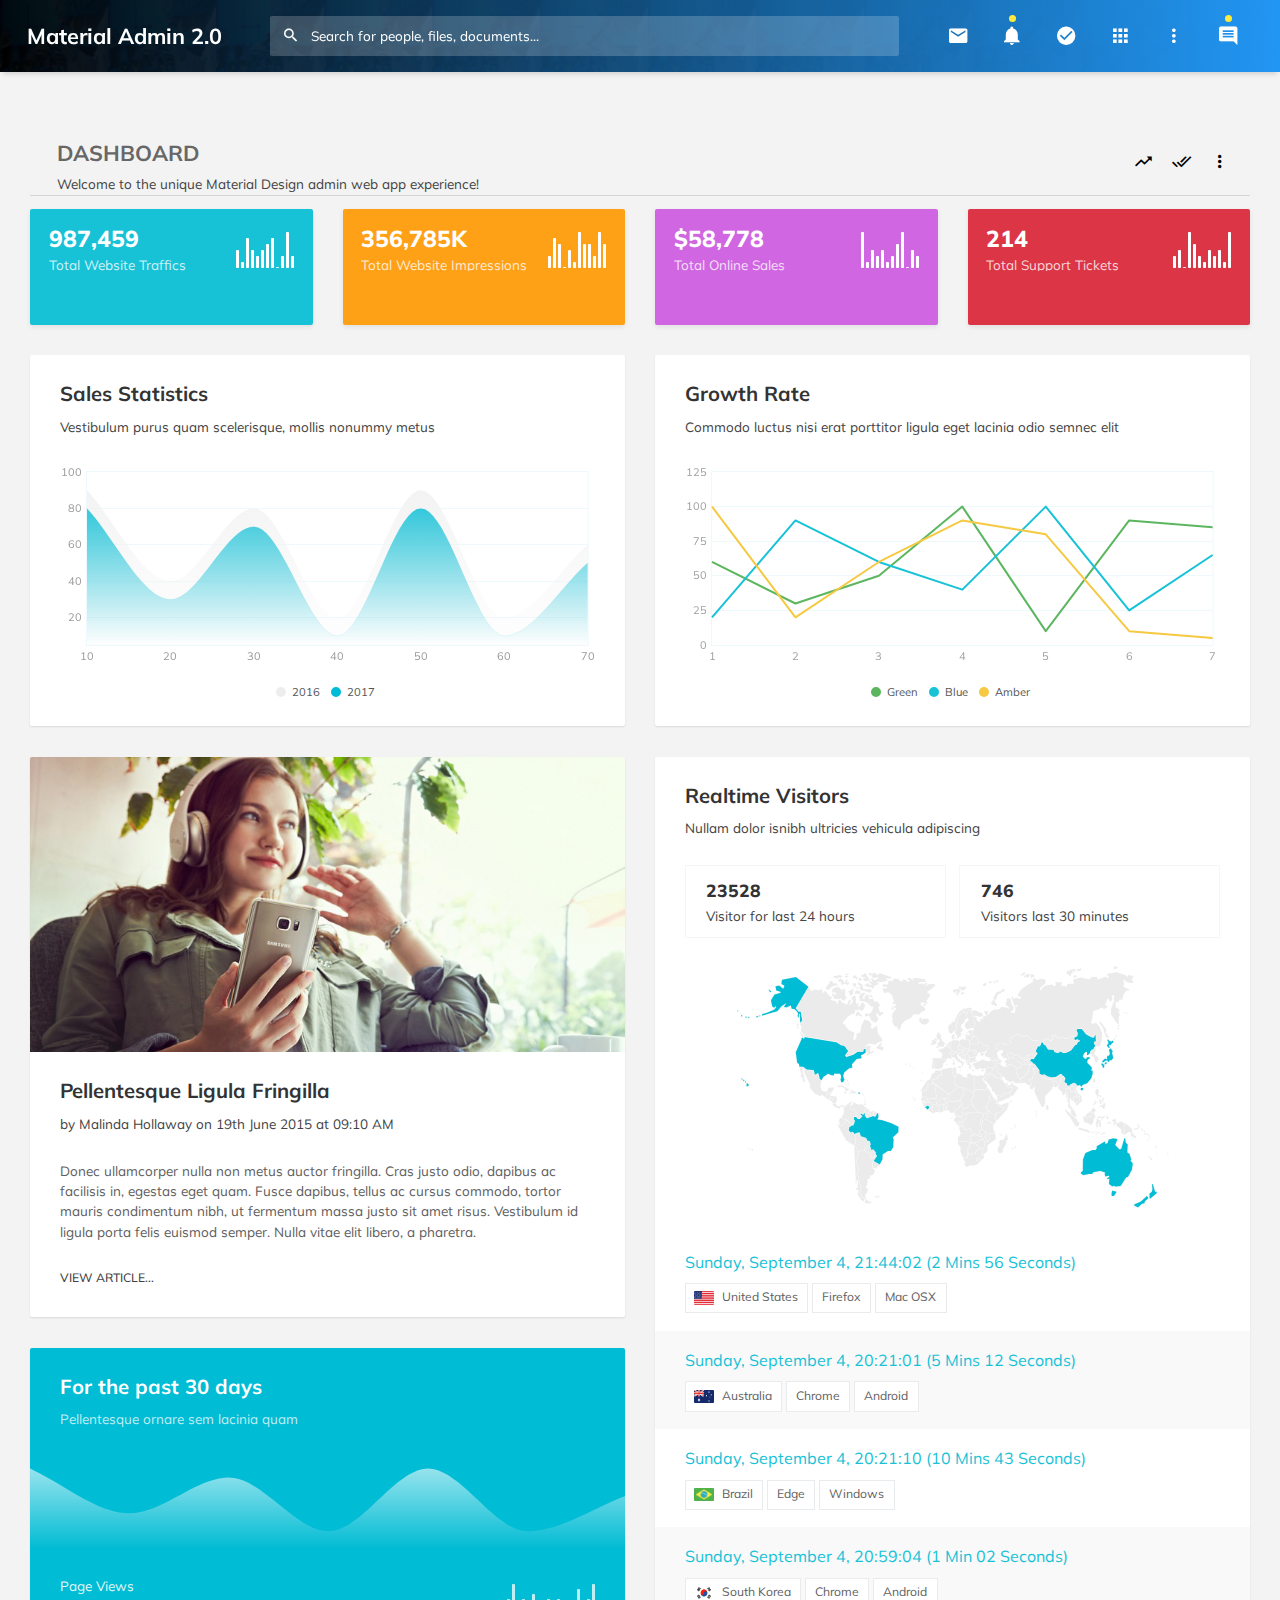
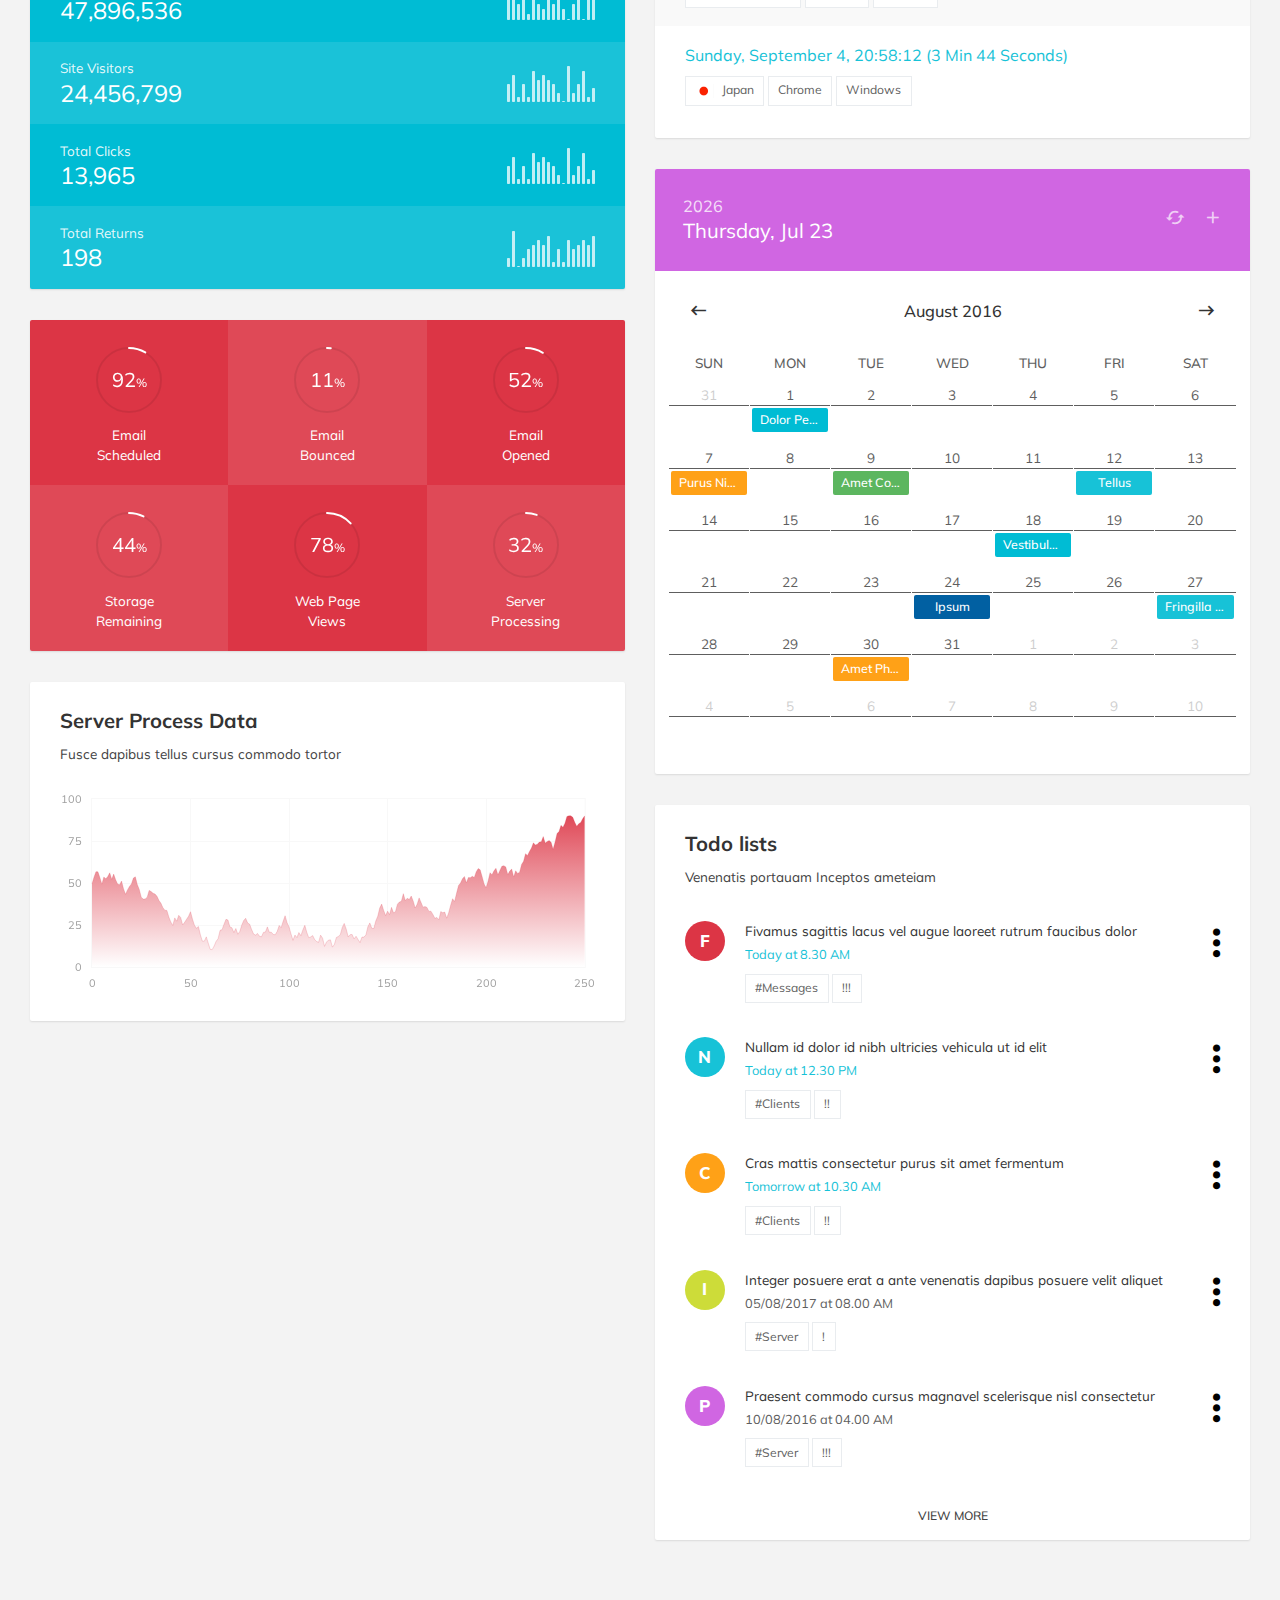
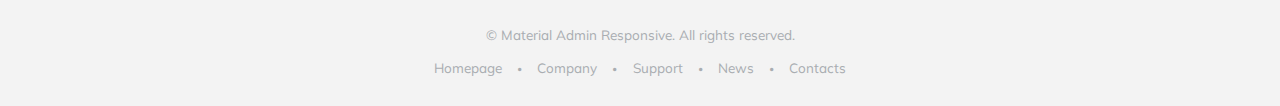
<file: top-navigation.html>
<!DOCTYPE html>
<html lang="en">
    
<!-- Mirrored from byrushan.com/projects/material-admin/app/2.6/top-navigation.html by HTTrack Website Copier/3.x [XR&CO'2014], Thu, 16 Jan 2020 13:34:39 GMT -->
<head>
        <meta charset="utf-8">
        <meta name="viewport" content="width=device-width, initial-scale=1, shrink-to-fit=no">

        <!-- Vendor styles -->
        <link rel="stylesheet" href="vendors/material-design-iconic-font/css/material-design-iconic-font.min.css">
        <link rel="stylesheet" href="vendors/animate.css/animate.min.css">
        <link rel="stylesheet" href="vendors/jquery-scrollbar/jquery.scrollbar.css">
        <link rel="stylesheet" href="vendors/fullcalendar/fullcalendar.min.css">

        <!-- App styles -->
        <link rel="stylesheet" href="css/app.min.css">
    </head>

    <body data-ma-theme="green">
        <main class="main main--alt">
            <div class="page-loader">
                <div class="page-loader__spinner">
                    <svg viewBox="25 25 50 50">
                        <circle cx="50" cy="50" r="20" fill="none" stroke-width="2" stroke-miterlimit="10" />
                    </svg>
                </div>
            </div>

            <header class="header">
                <div class="header__logo">
                    <h1><a href="index-2.html">Material Admin 2.0</a></h1>
                </div>

                <form class="search">
                    <div class="search__inner">
                        <input type="text" class="search__text" placeholder="Search for people, files, documents...">
                        <i class="zmdi zmdi-search search__helper" data-ma-action="search-close"></i>
                    </div>
                </form>

                <ul class="top-nav">
                    <li class="hidden-xl-up"><a href="#" data-ma-action="search-open"><i class="zmdi zmdi-search"></i></a></li>

                    <li class="dropdown">
                        <a href="#" data-toggle="dropdown"><i class="zmdi zmdi-email"></i></a>
                        <div class="dropdown-menu dropdown-menu-right dropdown-menu--block">
                            <div class="listview listview--hover">
                                <div class="listview__header">
                                    Messages

                                    <div class="actions">
                                        <a href="messages.html" class="actions__item zmdi zmdi-plus"></a>
                                    </div>
                                </div>

                                <a href="#" class="listview__item">
                                    <img src="demo/img/profile-pics/1.jpg" class="listview__img" alt="">

                                    <div class="listview__content">
                                        <div class="listview__heading">
                                            David Belle <small>12:01 PM</small>
                                        </div>
                                        <p>Cum sociis natoque penatibus et magnis dis parturient montes</p>
                                    </div>
                                </a>

                                <a href="#" class="listview__item">
                                    <img src="demo/img/profile-pics/2.jpg" class="listview__img" alt="">

                                    <div class="listview__content">
                                        <div class="listview__heading">
                                            Jonathan Morris
                                            <small>02:45 PM</small>
                                        </div>
                                        <p>Nunc quis diam diamurabitur at dolor elementum, dictum turpis vel</p>
                                    </div>
                                </a>

                                <a href="#" class="listview__item">
                                    <img src="demo/img/profile-pics/3.jpg" class="listview__img" alt="">

                                    <div class="listview__content">
                                        <div class="listview__heading">
                                            Fredric Mitchell Jr.
                                            <small>08:21 PM</small>
                                        </div>
                                        <p>Phasellus a ante et est ornare accumsan at vel magnauis blandit turpis at augue ultricies</p>
                                    </div>
                                </a>

                                <a href="#" class="listview__item">
                                    <img src="demo/img/profile-pics/4.jpg" class="listview__img" alt="">

                                    <div class="listview__content">
                                        <div class="listview__heading">
                                            Glenn Jecobs
                                            <small>08:43 PM</small>
                                        </div>
                                        <p>Ut vitae lacus sem ellentesque maximus, nunc sit amet varius dignissim, dui est consectetur neque</p>
                                    </div>
                                </a>

                                <a href="#" class="listview__item">
                                    <img src="demo/img/profile-pics/5.jpg" class="listview__img" alt="">

                                    <div class="listview__content">
                                        <div class="listview__heading">
                                            Bill Phillips
                                            <small>11:32 PM</small>
                                        </div>
                                        <p>Proin laoreet commodo eros id faucibus. Donec ligula quam, imperdiet vel ante placerat</p>
                                    </div>
                                </a>

                                <a href="#" class="view-more">View all messages</a>
                            </div>
                        </div>
                    </li>

                    <li class="dropdown top-nav__notifications">
                        <a href="#" data-toggle="dropdown" class="top-nav__notify">
                            <i class="zmdi zmdi-notifications"></i>
                        </a>
                        <div class="dropdown-menu dropdown-menu-right dropdown-menu--block">
                            <div class="listview listview--hover">
                                <div class="listview__header">
                                    Notifications

                                    <div class="actions">
                                        <a href="#" class="actions__item zmdi zmdi-check-all" data-ma-action="notifications-clear"></a>
                                    </div>
                                </div>

                                <div class="listview__scroll scrollbar-inner">
                                    <a href="#" class="listview__item">
                                        <img src="demo/img/profile-pics/1.jpg" class="listview__img" alt="">

                                        <div class="listview__content">
                                            <div class="listview__heading">David Belle</div>
                                            <p>Cum sociis natoque penatibus et magnis dis parturient montes</p>
                                        </div>
                                    </a>

                                    <a href="#" class="listview__item">
                                        <img src="demo/img/profile-pics/2.jpg" class="listview__img" alt="">

                                        <div class="listview__content">
                                            <div class="listview__heading">Jonathan Morris</div>
                                            <p>Nunc quis diam diamurabitur at dolor elementum, dictum turpis vel</p>
                                        </div>
                                    </a>

                                    <a href="#" class="listview__item">
                                        <img src="demo/img/profile-pics/3.jpg" class="listview__img" alt="">

                                        <div class="listview__content">
                                            <div class="listview__heading">Fredric Mitchell Jr.</div>
                                            <p>Phasellus a ante et est ornare accumsan at vel magnauis blandit turpis at augue ultricies</p>
                                        </div>
                                    </a>

                                    <a href="#" class="listview__item">
                                        <img src="demo/img/profile-pics/4.jpg" class="listview__img" alt="">

                                        <div class="listview__content">
                                            <div class="listview__heading">Glenn Jecobs</div>
                                            <p>Ut vitae lacus sem ellentesque maximus, nunc sit amet varius dignissim, dui est consectetur neque</p>
                                        </div>
                                    </a>

                                    <a href="#" class="listview__item">
                                        <img src="demo/img/profile-pics/5.jpg" class="listview__img" alt="">

                                        <div class="listview__content">
                                            <div class="listview__heading">Bill Phillips</div>
                                            <p>Proin laoreet commodo eros id faucibus. Donec ligula quam, imperdiet vel ante placerat</p>
                                        </div>
                                    </a>

                                    <a href="#" class="listview__item">
                                        <img src="demo/img/profile-pics/1.jpg" class="listview__img" alt="">

                                        <div class="listview__content">
                                            <div class="listview__heading">David Belle</div>
                                            <p>Cum sociis natoque penatibus et magnis dis parturient montes</p>
                                        </div>
                                    </a>

                                    <a href="#" class="listview__item">
                                        <img src="demo/img/profile-pics/2.jpg" class="listview__img" alt="">

                                        <div class="listview__content">
                                            <div class="listview__heading">Jonathan Morris</div>
                                            <p>Nunc quis diam diamurabitur at dolor elementum, dictum turpis vel</p>
                                        </div>
                                    </a>

                                    <a href="#" class="listview__item">
                                        <img src="demo/img/profile-pics/3.jpg" class="listview__img" alt="">

                                        <div class="listview__content">
                                            <div class="listview__heading">Fredric Mitchell Jr.</div>
                                            <p>Phasellus a ante et est ornare accumsan at vel magnauis blandit turpis at augue ultricies</p>
                                        </div>
                                    </a>
                                </div>

                                <div class="p-1"></div>
                            </div>
                        </div>
                    </li>

                    <li class="dropdown hidden-xs-down">
                        <a href="#" data-toggle="dropdown"><i class="zmdi zmdi-check-circle"></i></a>

                        <div class="dropdown-menu dropdown-menu-right dropdown-menu--block" role="menu">
                            <div class="listview listview--hover">
                                <div class="listview__header">Tasks</div>

                                <a href="#" class="listview__item">
                                    <div class="listview__content">
                                        <div class="listview__heading">HTML5 Validation Report</div>

                                        <div class="progress">
                                            <div class="progress-bar" style="width: 75%" aria-valuenow="75" aria-valuemin="0" aria-valuemax="100"></div>
                                        </div>
                                    </div>
                                </a>

                                <a href="#" class="listview__item">
                                    <div class="listview__content">
                                        <div class="listview__heading">Google Chrome Extension</div>

                                        <div class="progress">
                                            <div class="progress-bar bg-warning" style="width: 43%" aria-valuenow="43" aria-valuemin="0" aria-valuemax="100"></div>
                                        </div>
                                    </div>
                                </a>

                                <a href="#" class="listview__item">
                                    <div class="listview__content">
                                        <div class="listview__heading">Social Intranet Projects</div>

                                        <div class="progress">
                                            <div class="progress-bar bg-success" style="width: 20%" aria-valuenow="20" aria-valuemin="0" aria-valuemax="100"></div>
                                        </div>
                                    </div>
                                </a>

                                <a href="#" class="listview__item">
                                    <div class="listview__content">
                                        <div class="listview__heading">Bootstrap Admin Template</div>

                                        <div class="progress">
                                            <div class="progress-bar bg-info" style="width: 60%" aria-valuenow="60" aria-valuemin="0" aria-valuemax="100"></div>
                                        </div>
                                    </div>
                                </a>

                                <a href="#" class="listview__item">
                                    <div class="listview__content">
                                        <div class="listview__heading">Youtube Client App</div>

                                        <div class="progress">
                                            <div class="progress-bar bg-danger" style="width: 80%" aria-valuenow="80" aria-valuemin="0" aria-valuemax="100"></div>
                                        </div>
                                    </div>
                                </a>

                                <a href="#" class="view-more">View all tasks</a>
                            </div>
                        </div>
                    </li>

                    <li class="dropdown hidden-xs-down">
                        <a href="#" data-toggle="dropdown"><i class="zmdi zmdi-apps"></i></a>

                        <div class="dropdown-menu dropdown-menu-right dropdown-menu--block" role="menu">
                            <div class="row app-shortcuts">
                                <a class="col-4 app-shortcuts__item" href="#">
                                    <i class="zmdi zmdi-calendar"></i>
                                    <small class="">Calendar</small>
                                    <span class="app-shortcuts__helper bg-red"></span>
                                </a>
                                <a class="col-4 app-shortcuts__item" href="#">
                                    <i class="zmdi zmdi-file-text"></i>
                                    <small class="">Files</small>
                                    <span class="app-shortcuts__helper bg-blue"></span>
                                </a>
                                <a class="col-4 app-shortcuts__item" href="#">
                                    <i class="zmdi zmdi-email"></i>
                                    <small class="">Email</small>
                                    <span class="app-shortcuts__helper bg-teal"></span>
                                </a>
                                <a class="col-4 app-shortcuts__item" href="#">
                                    <i class="zmdi zmdi-trending-up"></i>
                                    <small class="">Reports</small>
                                    <span class="app-shortcuts__helper bg-blue-grey"></span>
                                </a>
                                <a class="col-4 app-shortcuts__item" href="#">
                                    <i class="zmdi zmdi-view-headline"></i>
                                    <small class="">News</small>
                                    <span class="app-shortcuts__helper bg-orange"></span>
                                </a>
                                <a class="col-4 app-shortcuts__item" href="#">
                                    <i class="zmdi zmdi-image"></i>
                                    <small class="">Gallery</small>
                                    <span class="app-shortcuts__helper bg-light-green"></span>
                                </a>
                            </div>
                        </div>
                    </li>

                    <li class="dropdown hidden-xs-down">
                        <a href="#" data-toggle="dropdown"><i class="zmdi zmdi-more-vert"></i></a>

                        <div class="dropdown-menu dropdown-menu-right">
                            <div class="dropdown-item theme-switch">
                                Theme Switch

                                <div class="btn-group btn-group-toggle btn-group--colors" data-toggle="buttons">
                                    <label class="btn bg-green active"><input type="radio" value="green" autocomplete="off" checked></label>
                                    <label class="btn bg-blue"><input type="radio" value="blue" autocomplete="off"></label>
                                    <label class="btn bg-red"><input type="radio" value="red" autocomplete="off"></label>
                                    <label class="btn bg-orange"><input type="radio" value="orange" autocomplete="off"></label>
                                    <label class="btn bg-teal"><input type="radio" value="teal" autocomplete="off"></label>

                                    <div class="clearfix mt-2"></div>

                                    <label class="btn bg-cyan"><input type="radio" value="cyan" autocomplete="off"></label>
                                    <label class="btn bg-blue-grey"><input type="radio" value="blue-grey" autocomplete="off"></label>
                                    <label class="btn bg-purple"><input type="radio" value="purple" autocomplete="off"></label>
                                    <label class="btn bg-indigo"><input type="radio" value="indigo" autocomplete="off"></label>
                                    <label class="btn bg-brown"><input type="radio" value="brown" autocomplete="off"></label>
                                </div>
                            </div>
                            <a href="#" class="dropdown-item">Fullscreen</a>
                            <a href="#" class="dropdown-item">Clear Local Storage</a>
                        </div>
                    </li>

                    <li class="hidden-xs-down">
                        <a href="#" data-ma-action="aside-open" data-ma-target=".chat" class="top-nav__notify">
                            <i class="zmdi zmdi-comment-alt-text"></i>
                        </a>
                    </li>
                </ul>
                
            </header>

            

            <section class="content content--full">
                <div class="content__inner">
                    <header class="content__title">
                        <h1>Dashboard</h1>
                        <small>Welcome to the unique Material Design admin web app experience!</small>

                        <div class="actions">
                        <a href="#" class="actions__item zmdi zmdi-trending-up"></a>
                        <a href="#" class="actions__item zmdi zmdi-check-all"></a>

                        <div class="dropdown actions__item">
                            <i data-toggle="dropdown" class="zmdi zmdi-more-vert"></i>
                            <div class="dropdown-menu dropdown-menu-right">
                                <a href="#" class="dropdown-item">Refresh</a>
                                <a href="#" class="dropdown-item">Manage Widgets</a>
                                <a href="#" class="dropdown-item">Settings</a>
                            </div>
                        </div>
                    </div>
                    </header>

                    <div class="row quick-stats">
                    <div class="col-sm-6 col-md-3">
                        <div class="quick-stats__item bg-blue">
                            <div class="quick-stats__info">
                                <h2>987,459</h2>
                                <small>Total Website Traffics</small>
                            </div>

                            <div class="quick-stats__chart sparkline-bar-stats">6,4,8,6,5,6,7,8,3,5,9,5</div>
                        </div>
                    </div>

                    <div class="col-sm-6 col-md-3">
                        <div class="quick-stats__item bg-amber">
                            <div class="quick-stats__info">
                                <h2>356,785K</h2>
                                <small>Total Website Impressions</small>
                            </div>

                            <div class="quick-stats__chart sparkline-bar-stats">4,7,6,2,5,3,8,6,6,4,8,6</div>
                        </div>
                    </div>

                    <div class="col-sm-6 col-md-3">
                        <div class="quick-stats__item bg-purple">
                            <div class="quick-stats__info">
                                <h2>$58,778</h2>
                                <small>Total Online Sales</small>
                            </div>

                            <div class="quick-stats__chart sparkline-bar-stats">9,4,6,5,6,4,5,7,9,3,6,5</div>
                        </div>
                    </div>

                    <div class="col-sm-6 col-md-3">
                        <div class="quick-stats__item bg-red">
                            <div class="quick-stats__info">
                                <h2>214</h2>
                                <small>Total Support Tickets</small>
                            </div>

                            <div class="quick-stats__chart sparkline-bar-stats">5,6,3,9,7,5,4,6,5,6,4,9</div>
                        </div>
                    </div>
                </div>

                    <div class="row">
                        <div class="col-md-6">
                            <div class="card">
                            <div class="card-body">
                                <h4 class="card-title">Sales Statistics</h4>
                                <h6 class="card-subtitle">Vestibulum purus quam scelerisque, mollis nonummy metus</h6>

                                <div class="flot-chart flot-curved-line"></div>
                                <div class="flot-chart-legends flot-chart-legends--curved"></div>
                            </div>
                        </div>
                        </div>

                        <div class="col-md-6">
                            <div class="card">
                            <div class="card-body">
                                <h4 class="card-title">Growth Rate</h4>
                                <h6 class="card-subtitle">Commodo luctus nisi erat porttitor ligula eget lacinia odio semnec elit</h6>

                                <div class="flot-chart flot-line"></div>
                                <div class="flot-chart-legends flot-chart-legends--line"></div>
                            </div>
                        </div>
                        </div>
                    </div>

                    <div data-columns>
                        <div class="card">
                        <img class="card-img-top" src="demo/img/widgets/note.png" alt="">
                        <div class="card-body">
                            <h4 class="card-title">Pellentesque Ligula Fringilla</h4>
                            <h6 class="card-subtitle">by Malinda Hollaway on 19th June 2015 at 09:10 AM</h6>

                            <p>Donec ullamcorper nulla non metus auctor fringilla. Cras justo odio, dapibus ac facilisis in, egestas eget quam. Fusce dapibus, tellus ac cursus commodo, tortor mauris condimentum nibh, ut fermentum massa justo sit amet risus. Vestibulum id ligula porta felis euismod semper. Nulla vitae elit libero, a pharetra.</p>
                            <a href="#" class="view-more text-left">View Article...</a>
                        </div>
                    </div>

                        <div class="card widget-visitors">
                        <div class="card-body">
                            <h4 class="card-title">Realtime Visitors</h4>
                            <h6 class="card-subtitle">Nullam dolor isnibh ultricies vehicula adipiscing</h6>

                            <div class="widget-visitors__stats">
                                <div>
                                    <strong>23528</strong>
                                    <small>Visitor for last 24 hours</small>
                                </div>
                                <div>
                                    <strong>746</strong>
                                    <small>Visitors last 30 minutes</small>
                                </div>
                            </div>

                            <div class="widget-visitors__map map-visitors"></div>
                        </div>

                        <div class="listview listview--striped">
                            <div class="listview__item">
                                <div class="listview__content">
                                    <p>Sunday, September 4, 21:44:02 (2 Mins 56 Seconds)</p>

                                    <div class="listview__attrs">
                                        <span><img class="widget-visitors__country" src="demo/img/flags/United_States_of_America.png" alt=""> United States</span>
                                        <span>Firefox</span>
                                        <span>Mac OSX</span>
                                    </div>
                                </div>
                            </div>

                            <div class="listview__item">
                                <div class="listview__content">
                                    <p>Sunday, September 4, 20:21:01 (5 Mins 12 Seconds)</p>

                                    <div class="listview__attrs">
                                        <span><img class="widget-visitors__country" src="demo/img/flags/Australia.png" alt=""> Australia</span>
                                        <span>Chrome</span>
                                        <span>Android</span>
                                    </div>
                                </div>
                            </div>

                            <div class="listview__item">
                                <div class="listview__content">
                                    <p>Sunday, September 4, 20:21:10 (10 Mins 43 Seconds)</p>

                                    <div class="listview__attrs">
                                        <span><img class="widget-visitors__country" src="demo/img/flags/Brazil.png" alt=""> Brazil</span>
                                        <span>Edge</span>
                                        <span>Windows</span>
                                    </div>
                                </div>
                            </div>

                            <div class="listview__item">
                                <div class="listview__content">
                                    <p>Sunday, September 4, 20:59:04 (1 Min 02 Seconds)</p>

                                    <div class="listview__attrs">
                                        <span><img class="widget-visitors__country" src="demo/img/flags/South_Korea.png" alt=""> South Korea</span>
                                        <span>Chrome</span>
                                        <span>Android</span>
                                    </div>
                                </div>
                            </div>

                            <div class="listview__item">
                                <div class="listview__content">
                                    <p>Sunday, September 4, 20:58:12 (3 Min 44 Seconds)</p>

                                    <div class="listview__attrs">
                                        <span><img class="widget-visitors__country" src="demo/img/flags/Japan.png" alt=""> Japan</span>
                                        <span>Chrome</span>
                                        <span>Windows</span>
                                    </div>
                                </div>
                            </div>

                            <div class="p-2"></div>
                        </div>
                    </div>

                        <div class="card card--inverse widget-past-days">
                        <div class="card-body">
                            <h4 class="card-title">For the past 30 days</h4>
                            <h6 class="card-subtitle">Pellentesque ornare sem lacinia quam</h6>
                        </div>

                        <div class="widget-past-days__main">
                            <div class="flot-chart flot-chart--sm flot-past-days"></div>
                        </div>

                        <div class="listview listview--inverse listview--striped">
                            <div class="listview__item">
                                <div class="widget-past-days__info">
                                    <small>Page Views</small>
                                    <h3>47,896,536</h3>
                                </div>

                                <div class="widget-past-days__chart hidden-sm">
                                    <div class="sparkline-bar-stats">6,9,5,6,3,7,5,4,6,5,6,4,2,5,8,2,6,9</div>
                                </div>
                            </div>

                            <div class="listview__item">
                                <div class="widget-past-days__info">
                                    <small>Site Visitors</small>
                                    <h3>24,456,799</h3>
                                </div>

                                <div class="widget-past-days__chart hidden-sm">
                                    <div class="sparkline-bar-stats">5,7,2,5,2,8,6,7,6,5,3,1,9,3,5,8,2,4</div>
                                </div>
                            </div>

                            <div class="listview__item">
                                <div class="widget-past-days__info">
                                    <small>Total Clicks</small>
                                    <h3>13,965</h3>
                                </div>

                                <div class="widget-past-days__chart hidden-sm">
                                    <div class="sparkline-bar-stats">5,7,2,5,2,8,6,7,6,5,3,1,9,3,5,8,2,4</div>
                                </div>
                            </div>

                            <div class="listview__item">
                                <div class="widget-past-days__info">
                                    <small>Total Returns</small>
                                    <h3>198</h3>
                                </div>

                                <div class="widget-past-days__chart hidden-sm">
                                    <div class="sparkline-bar-stats">3,9,1,3,5,6,7,6,8,2,5,2,7,5,6,7,6,8</div>
                                </div>
                            </div>
                        </div>
                    </div>

                        <div class="card widget-calendar">
                        <div class="widget-calendar__header">
                            <div class="widget-calendar__year"></div>
                            <div class="widget-calendar__day"></div>

                            <div class="actions actions--inverse">
                                <a href="calendar.html" class="actions__item"><i class="zmdi zmdi-refresh-alt"></i></a>
                                <a href="calendar.html" class="actions__item"><i class="zmdi zmdi-plus"></i></a>
                            </div>
                        </div>

                        <div class="widget-calendar__body"></div>
                    </div>

                        <div class="card card--inverse widget-pie">
                        <div class="col-6 col-sm-4 col-md-6 col-lg-4 widget-pie__item">
                            <div class="easy-pie-chart" data-percent="50" data-size="80" data-track-color="rgba(0,0,0,0.08)" data-bar-color="#fff">
                                <span class="easy-pie-chart__value">92</span>
                            </div>
                            <div class="widget-pie__title">Email<br> Scheduled</div>
                        </div>

                        <div class="col-6 col-sm-4 col-md-6 col-lg-4 widget-pie__item">
                            <div class="easy-pie-chart" data-percent="11" data-size="80" data-track-color="rgba(0,0,0,0.08)" data-bar-color="#fff">
                                <span class="easy-pie-chart__value">11</span>
                            </div>
                            <div class="widget-pie__title">Email<br> Bounced</div>
                        </div>

                        <div class="col-6 col-sm-4 col-md-6 col-lg-4 widget-pie__item">
                            <div class="easy-pie-chart" data-percent="52" data-size="80" data-track-color="rgba(0,0,0,0.08)" data-bar-color="#fff">
                                <span class="easy-pie-chart__value">52</span>
                            </div>
                            <div class="widget-pie__title">Email<br> Opened</div>
                        </div>

                        <div class="col-6 col-sm-4 col-md-6 col-lg-4 widget-pie__item">
                            <div class="easy-pie-chart" data-percent="44" data-size="80" data-track-color="rgba(0,0,0,0.08)" data-bar-color="#fff">
                                <span class="easy-pie-chart__value">44</span>
                            </div>
                            <div class="widget-pie__title">Storage<br>Remaining</div>
                        </div>

                        <div class="col-6 col-sm-4 col-md-6 col-lg-4 widget-pie__item">
                            <div class="easy-pie-chart" data-percent="78" data-size="80" data-track-color="rgba(0,0,0,0.08)" data-bar-color="#fff">
                                <span class="easy-pie-chart__value">78</span>
                            </div>
                            <div class="widget-pie__title">Web Page<br> Views</div>
                        </div>

                        <div class="col-6 col-sm-4 col-md-6 col-lg-4 widget-pie__item">
                            <div class="easy-pie-chart" data-percent="32" data-size="80" data-track-color="rgba(0,0,0,0.08)" data-bar-color="#fff">
                                <span class="easy-pie-chart__value">32</span>
                            </div>
                            <div class="widget-pie__title">Server<br> Processing</div>
                        </div>
                    </div>

                        <div class="card todo">
                        <div class="card-body">
                            <h4 class="card-title">Todo lists</h4>
                            <h6 class="card-subtitle">Venenatis portauam Inceptos ameteiam</h6>
                        </div>

                        <div class="listview">
                            <div class="listview__item">
                                <div class="checkbox checkbox--char todo__item">
                                    <input type="checkbox" id="todo-1">
                                    <label for="todo-1" class="bg-red checkbox__char">F</label>

                                    <div class="listview__content">
                                        <div class="listview__heading">Fivamus sagittis lacus vel augue laoreet rutrum faucibus dolor</div>
                                        <p>Today at 8.30 AM</p>
                                    </div>

                                    <div class="listview__attrs">
                                        <span>#Messages</span>
                                        <span>!!!</span>
                                    </div>
                                </div>

                                <div class="actions listview__actions">
                                    <div class="dropdown actions__item">
                                        <i class="zmdi zmdi-more-vert" data-toggle="dropdown"></i>
                                        <div class="dropdown-menu dropdown-menu-right">
                                            <a class="dropdown-item" href="#">Mark as completed</a>
                                            <a class="dropdown-item" href="#">Delete</a>
                                        </div>
                                    </div>
                                </div>
                            </div>

                            <div class="listview__item">
                                <div class="checkbox checkbox--char todo__item">
                                    <input type="checkbox" id="todo-2">
                                    <label class="checkbox__char bg-light-blue" for="todo-2">N</label>

                                    <div class="listview__content">
                                        <div class="listview__heading">Nullam id dolor id nibh ultricies vehicula ut id elit</div>
                                        <p>Today at 12.30 PM</p>
                                    </div>

                                    <div class="listview__attrs">
                                        <span>#Clients</span>
                                        <span>!!</span>
                                    </div>
                                </div>

                                <div class="actions listview__actions">
                                    <div class="dropdown actions__item">
                                        <i class="zmdi zmdi-more-vert" data-toggle="dropdown"></i>
                                        <div class="dropdown-menu dropdown-menu-right">
                                            <a class="dropdown-item" href="#">Mark as completed</a>
                                            <a class="dropdown-item" href="#">Delete</a>
                                        </div>
                                    </div>
                                </div>
                            </div>

                            <div class="listview__item">
                                <div class="checkbox checkbox--char todo__item">
                                    <input  type="checkbox" id="todo-3">
                                    <label class="checkbox__char bg-amber" for="todo-3">C</label>

                                    <div class="listview__content">
                                        <div class="listview__heading">Cras mattis consectetur purus sit amet fermentum</div>
                                        <p>Tomorrow at 10.30 AM</p>
                                    </div>

                                    <div class="listview__attrs">
                                        <span>#Clients</span>
                                        <span>!!</span>
                                    </div>
                                </div>

                                <div class="actions listview__actions">
                                    <div class="dropdown actions__item">
                                        <i class="zmdi zmdi-more-vert" data-toggle="dropdown"></i>
                                        <div class="dropdown-menu dropdown-menu-right">
                                            <a class="dropdown-item" href="#">Mark as completed</a>
                                            <a class="dropdown-item" href="#">Delete</a>
                                        </div>
                                    </div>
                                </div>
                            </div>

                            <div class="listview__item">
                                <div class="checkbox checkbox--char todo__item">
                                    <input  type="checkbox" id="todo-4">
                                    <label class="checkbox__char bg-lime" for="todo-4">I</label>

                                    <div class="listview__content">
                                        <div class="listview__heading">Integer posuere erat a ante venenatis dapibus posuere velit aliquet</div>
                                        <small>05/08/2017 at 08.00 AM</small>
                                    </div>

                                    <div class="listview__attrs">
                                        <span>#Server</span>
                                        <span>!</span>
                                    </div>
                                </div>

                                <div class="actions listview__actions">
                                    <div class="dropdown actions__item">
                                        <i class="zmdi zmdi-more-vert" data-toggle="dropdown"></i>
                                        <div class="dropdown-menu dropdown-menu-right">
                                            <a class="dropdown-item" href="#">Mark as completed</a>
                                            <a class="dropdown-item" href="#">Delete</a>
                                        </div>
                                    </div>
                                </div>
                            </div>

                            <div class="listview__item">
                                <div class="checkbox checkbox--char todo__item">
                                    <input  type="checkbox" id="todo-5">
                                    <label class="checkbox__char bg-purple" for="todo-5">P</label>

                                    <div class="listview__content">
                                        <div class="listview__heading">Praesent commodo cursus magnavel scelerisque nisl consectetur</div>
                                        <small>10/08/2016 at 04.00 AM</small>
                                    </div>

                                    <div class="listview__attrs">
                                        <span>#Server</span>
                                        <span>!!!</span>
                                    </div>
                                </div>

                                <div class="actions listview__actions">
                                    <div class="dropdown actions__item">
                                        <i class="zmdi zmdi-more-vert" data-toggle="dropdown"></i>
                                        <div class="dropdown-menu dropdown-menu-right">
                                            <a class="dropdown-item" href="#">Mark as completed</a>
                                            <a class="dropdown-item" href="#">Delete</a>
                                        </div>
                                    </div>
                                </div>
                            </div>

                            <a href="todo-lists.html" class="view-more">View More</a>
                        </div>
                    </div>

                        <div class="card">
                        <div class="card-body">
                            <h4 class="card-title">Server Process Data</h4>
                            <h6 class="card-subtitle">Fusce dapibus tellus cursus commodo tortor</h6>

                            <div class="flot-chart flot-dynamic"></div>
                        </div>
                    </div>
                    </div>

                    <footer class="footer hidden-xs-down">
                    <p>© Material Admin Responsive. All rights reserved.</p>

                    <ul class="nav footer__nav">
                        <a class="nav-link" href="#">Homepage</a>

                        <a class="nav-link" href="#">Company</a>

                        <a class="nav-link" href="#">Support</a>

                        <a class="nav-link" href="#">News</a>

                        <a class="nav-link" href="#">Contacts</a>
                    </ul>
                </footer>
                </div>
            </section>
        </main>

        <!-- Older IE warning message -->
            <!--[if IE]>
                <div class="ie-warning">
                    <h1>Warning!!</h1>
                    <p>You are using an outdated version of Internet Explorer, please upgrade to any of the following web browsers to access this website.</p>

                    <div class="ie-warning__downloads">
                        <a href="http://www.google.com/chrome">
                            <img src="img/browsers/chrome.png" alt="">
                        </a>

                        <a href="https://www.mozilla.org/en-US/firefox/new">
                            <img src="img/browsers/firefox.png" alt="">
                        </a>

                        <a href="http://www.opera.com">
                            <img src="img/browsers/opera.png" alt="">
                        </a>

                        <a href="https://support.apple.com/downloads/safari">
                            <img src="img/browsers/safari.png" alt="">
                        </a>

                        <a href="https://www.microsoft.com/en-us/windows/microsoft-edge">
                            <img src="img/browsers/edge.png" alt="">
                        </a>

                        <a href="http://windows.microsoft.com/en-us/internet-explorer/download-ie">
                            <img src="img/browsers/ie.png" alt="">
                        </a>
                    </div>
                    <p>Sorry for the inconvenience!</p>
                </div>
            <![endif]-->

        <!-- Javascript -->
        <!-- ../vendors -->
        <script src="vendors/jquery/jquery.min.js"></script>
        <script src="vendors/popper.js/popper.min.js"></script>
        <script src="vendors/bootstrap/js/bootstrap.min.js"></script>
        <script src="vendors/jquery-scrollbar/jquery.scrollbar.min.js"></script>
        <script src="vendors/jquery-scrollLock/jquery-scrollLock.min.js"></script>

        <script src="vendors/flot/jquery.flot.js"></script>
        <script src="vendors/flot/jquery.flot.resize.js"></script>
        <script src="vendors/flot.curvedlines/curvedLines.js"></script>
        <script src="vendors/jqvmap/jquery.vmap.min.js"></script>
        <script src="vendors/jqvmap/maps/jquery.vmap.world.js"></script>
        <script src="vendors/easy-pie-chart/jquery.easypiechart.min.js"></script>
        <script src="vendors/salvattore/salvattore.min.js"></script>
        <script src="vendors/sparkline/jquery.sparkline.min.js"></script>
        <script src="vendors/moment/moment.min.js"></script>
        <script src="vendors/fullcalendar/fullcalendar.min.js"></script>

        <!-- Charts and maps-->
        <script src="demo/js/flot-charts/curved-line.js"></script>
        <script src="demo/js/flot-charts/dynamic.js"></script>
        <script src="demo/js/flot-charts/line.js"></script>
        <script src="demo/js/flot-charts/chart-tooltips.js"></script>
        <script src="demo/js/other-charts.js"></script>
        <script src="demo/js/jqvmap.js"></script>

        <!-- App functions and actions -->
        <script src="js/app.min.js"></script>
    </body>

<!-- Mirrored from byrushan.com/projects/material-admin/app/2.6/top-navigation.html by HTTrack Website Copier/3.x [XR&CO'2014], Thu, 16 Jan 2020 13:34:39 GMT -->
</html>
</file>
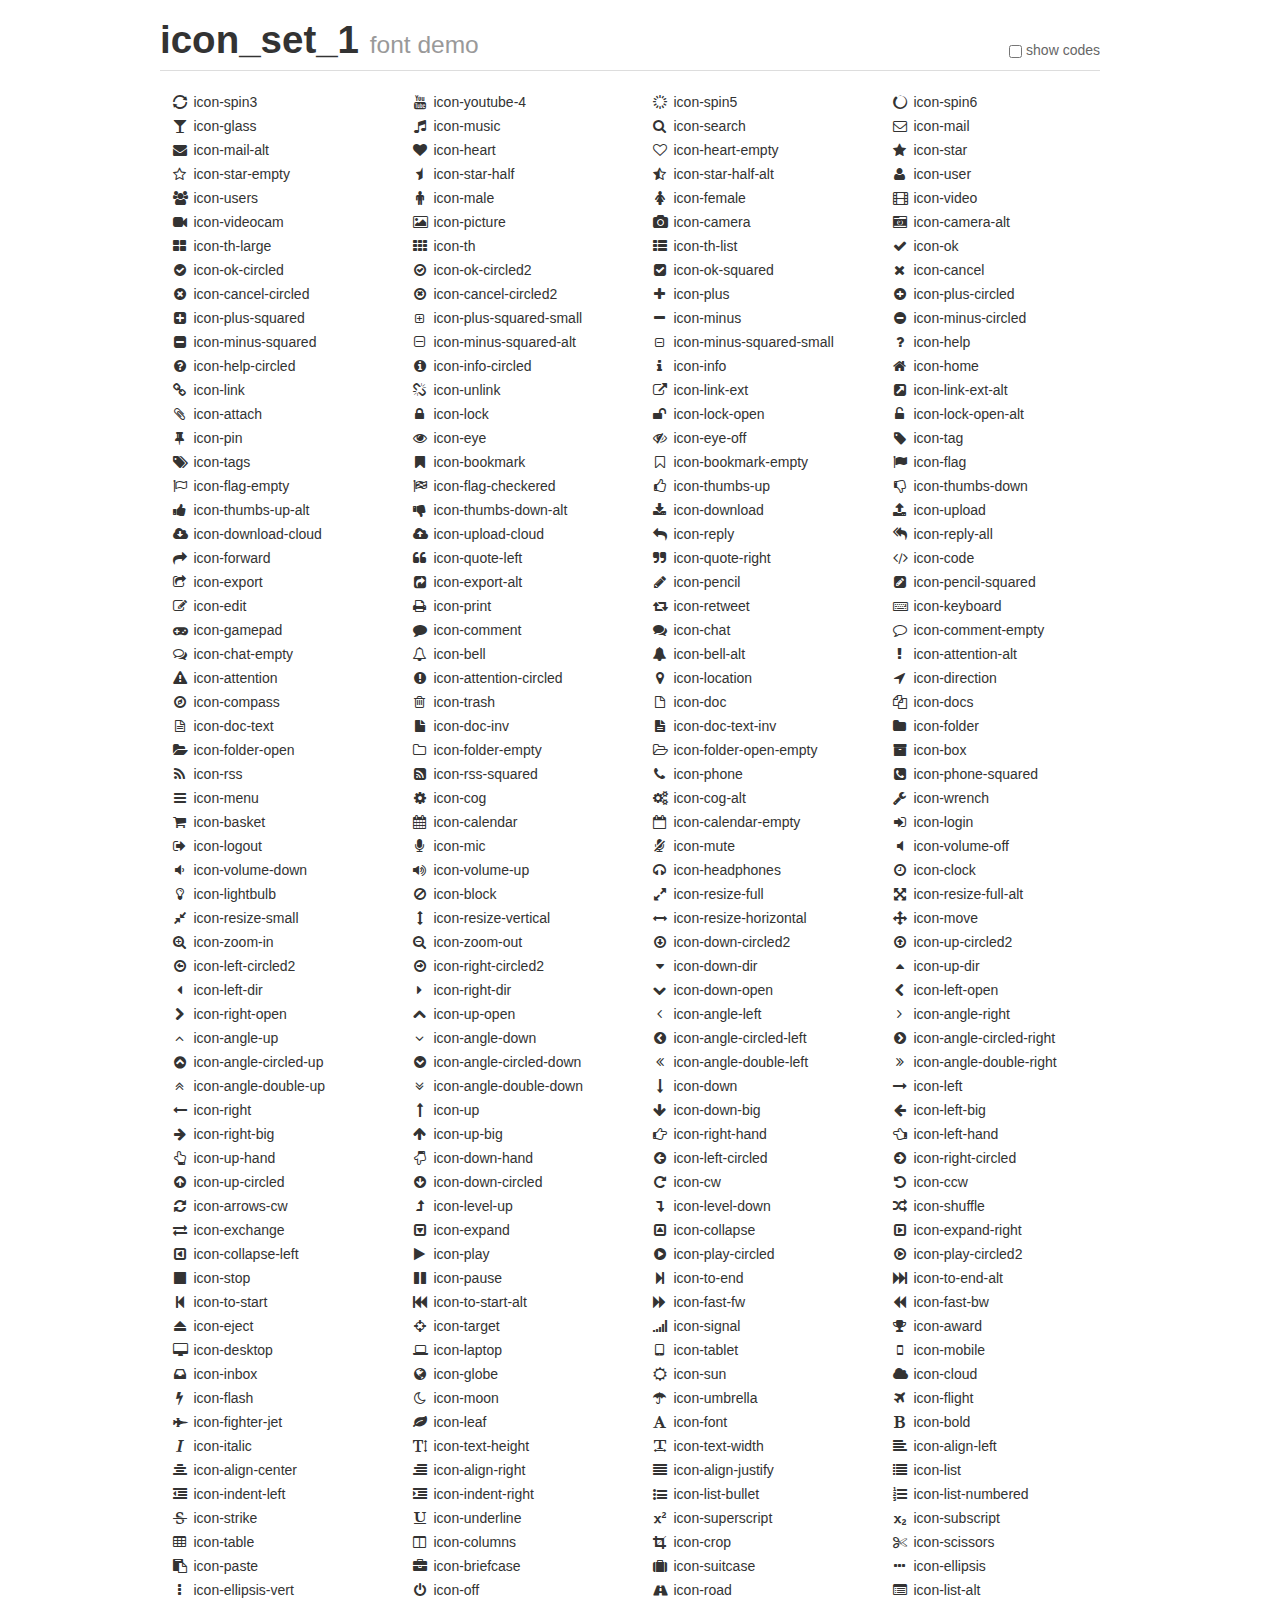
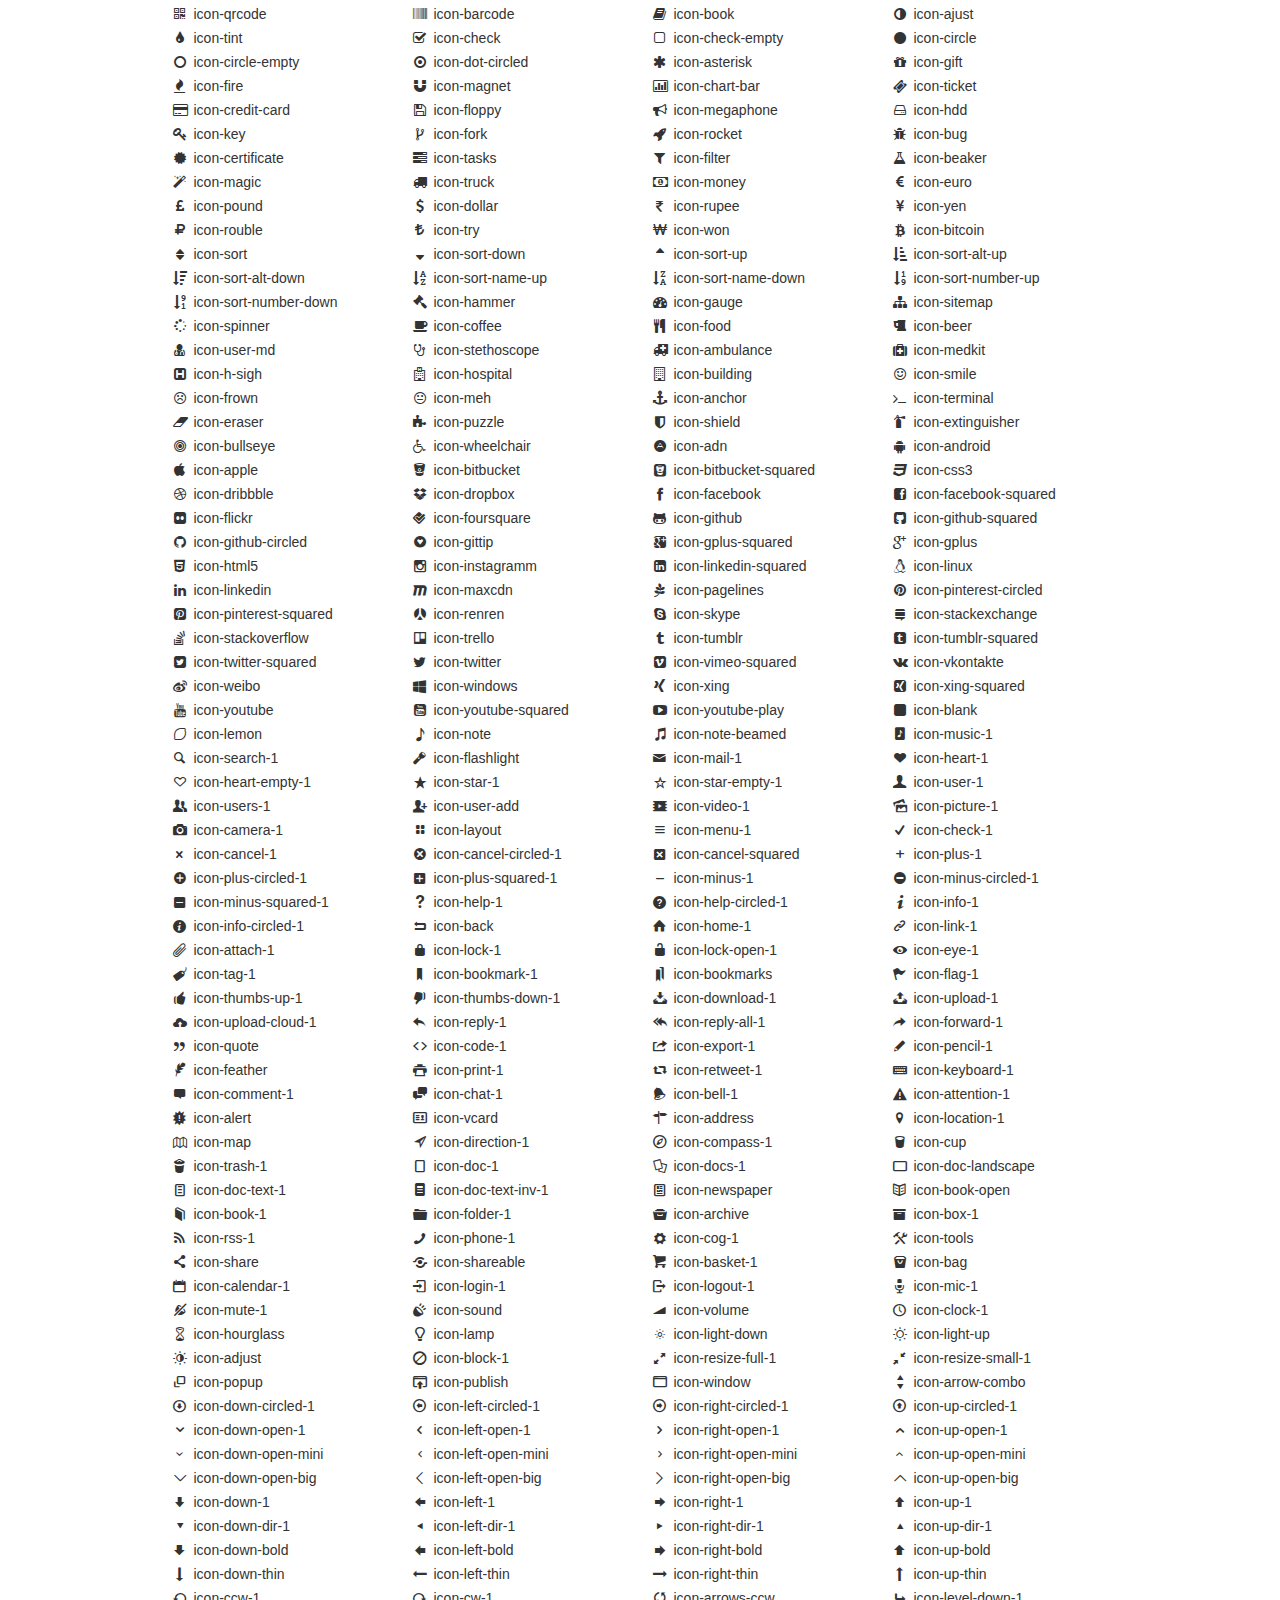
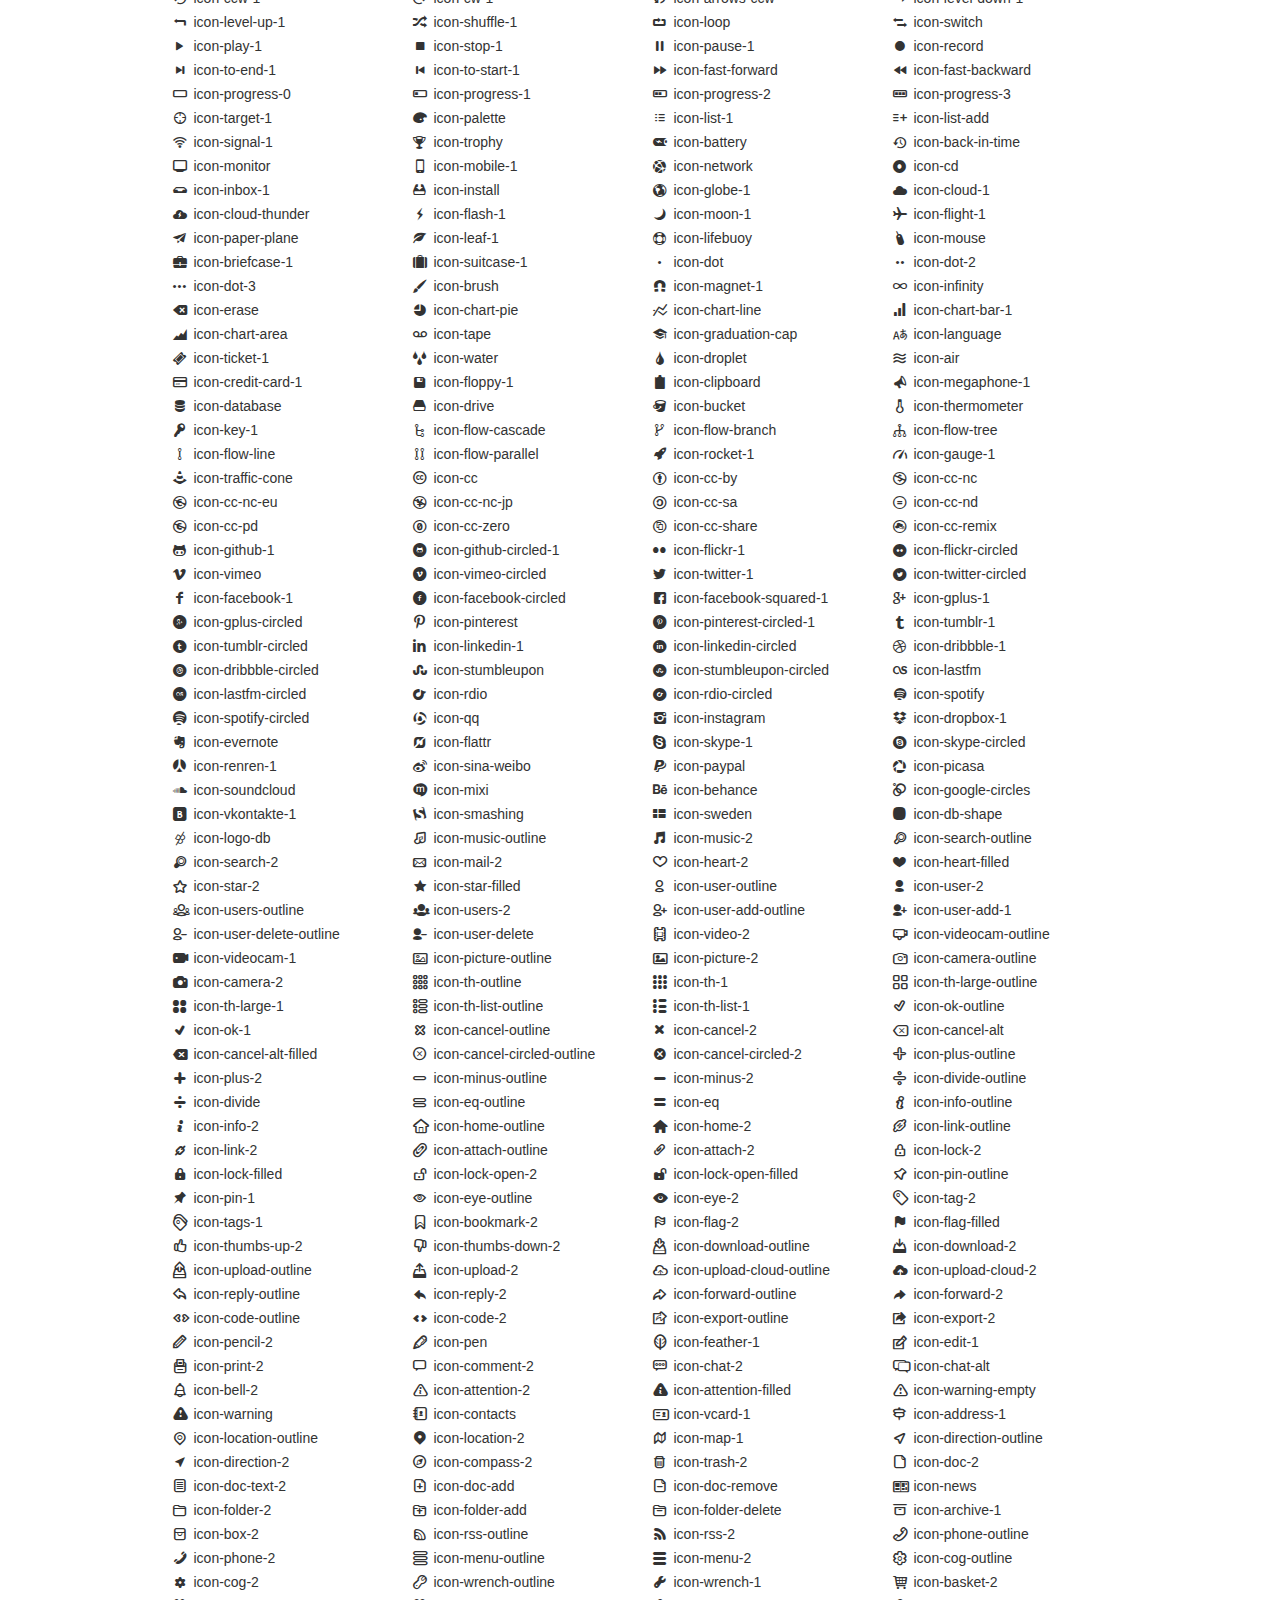
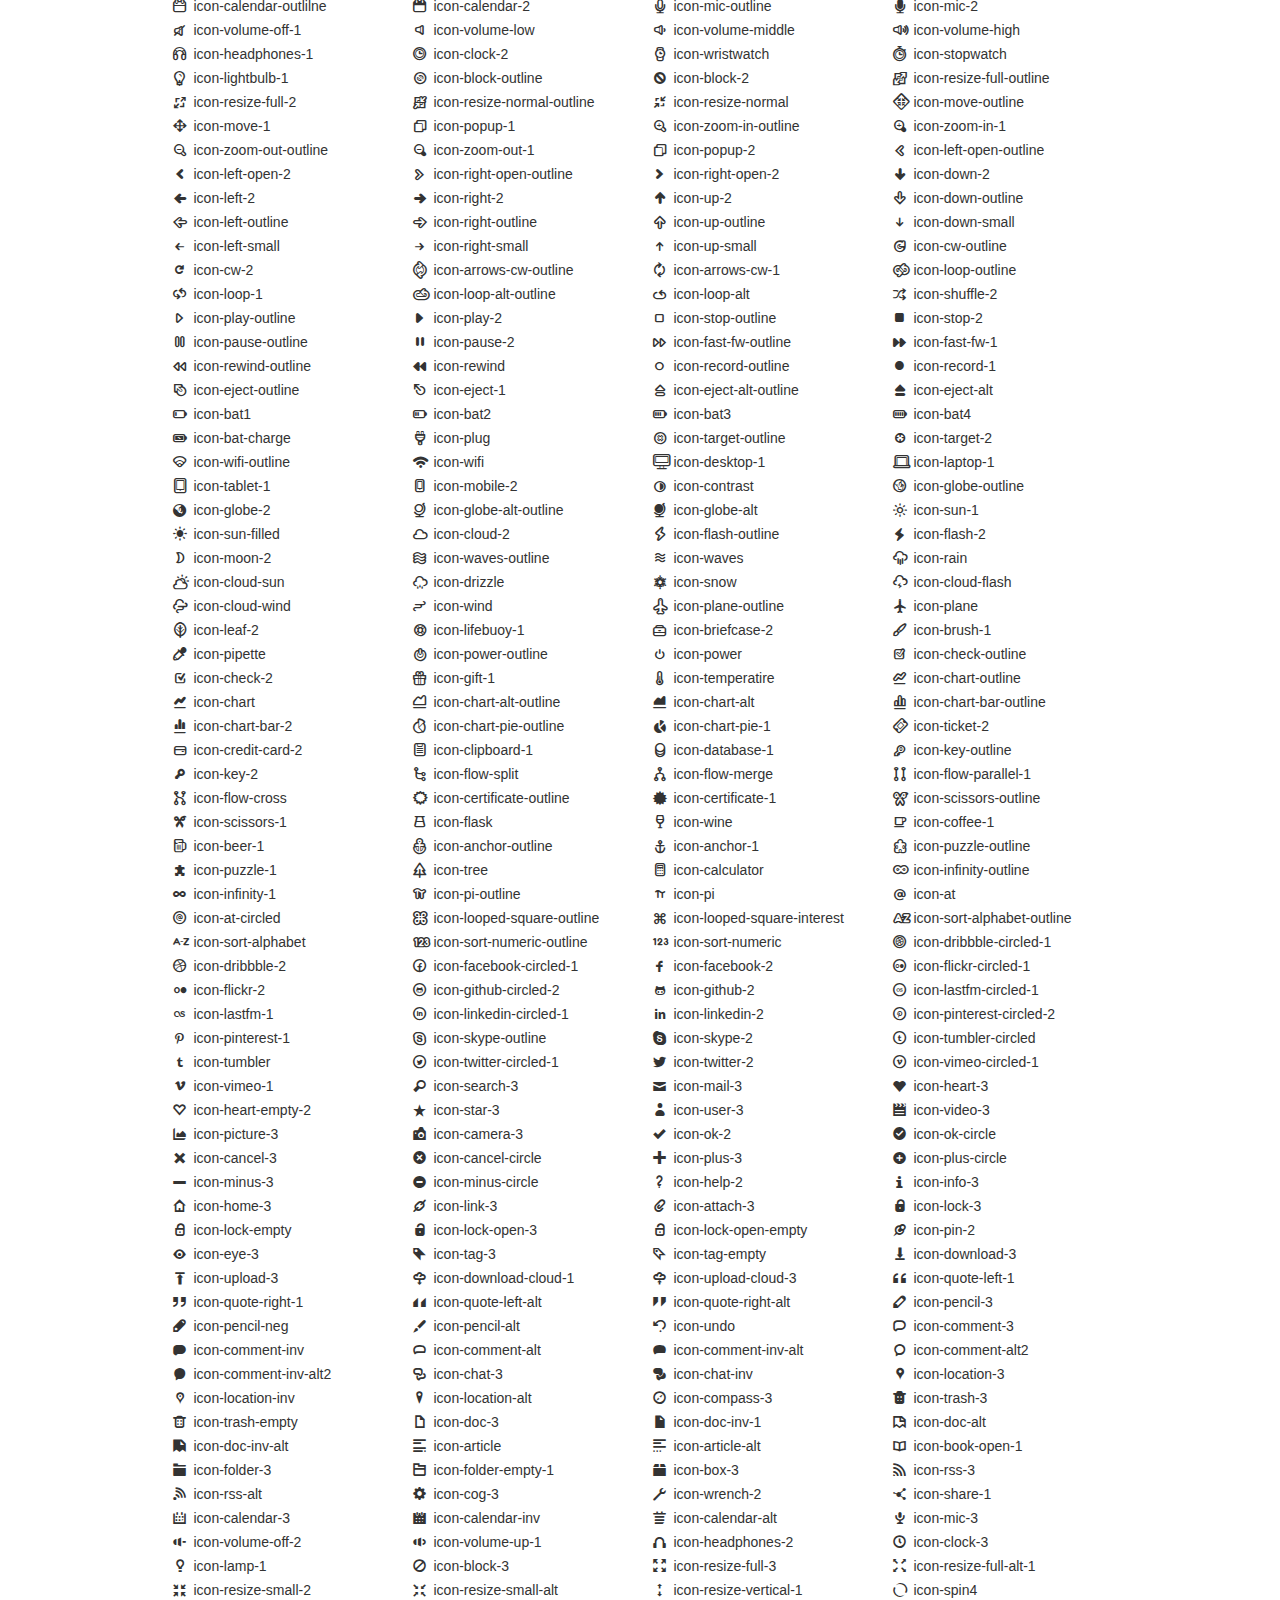
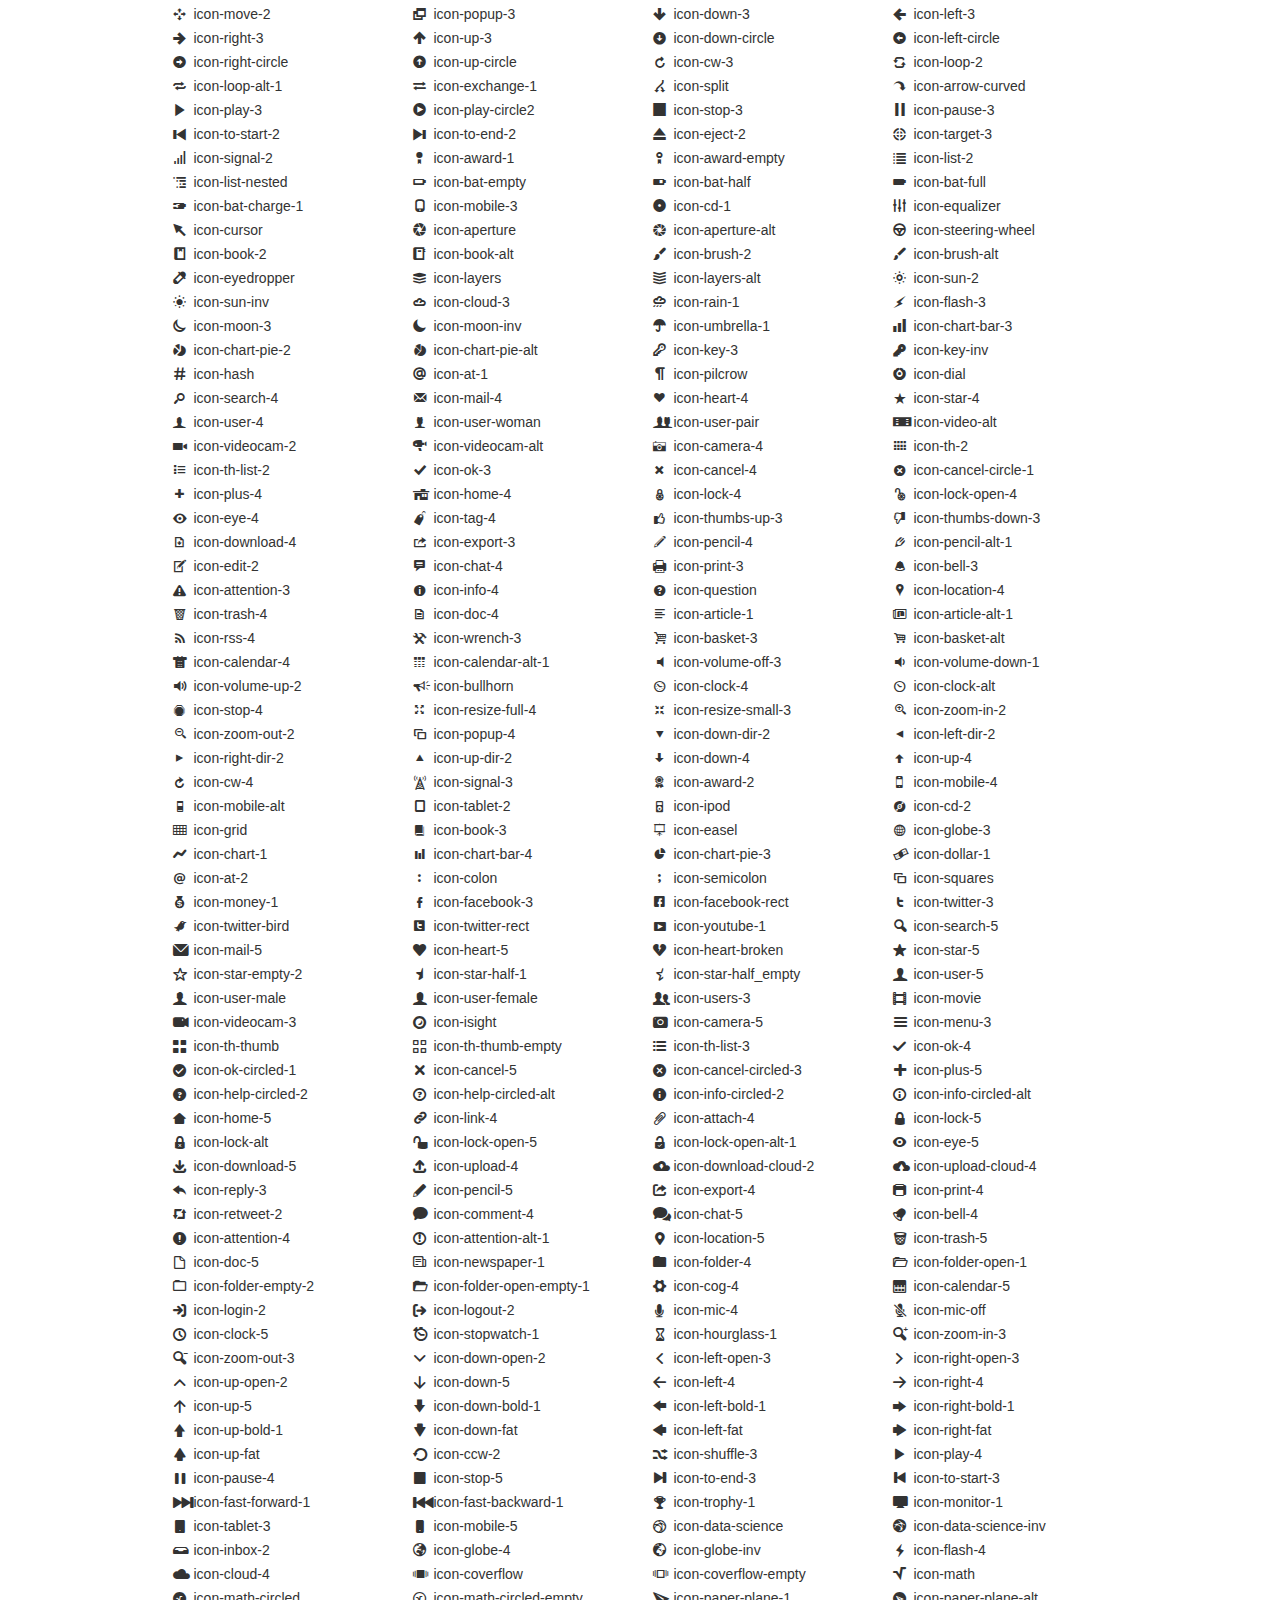
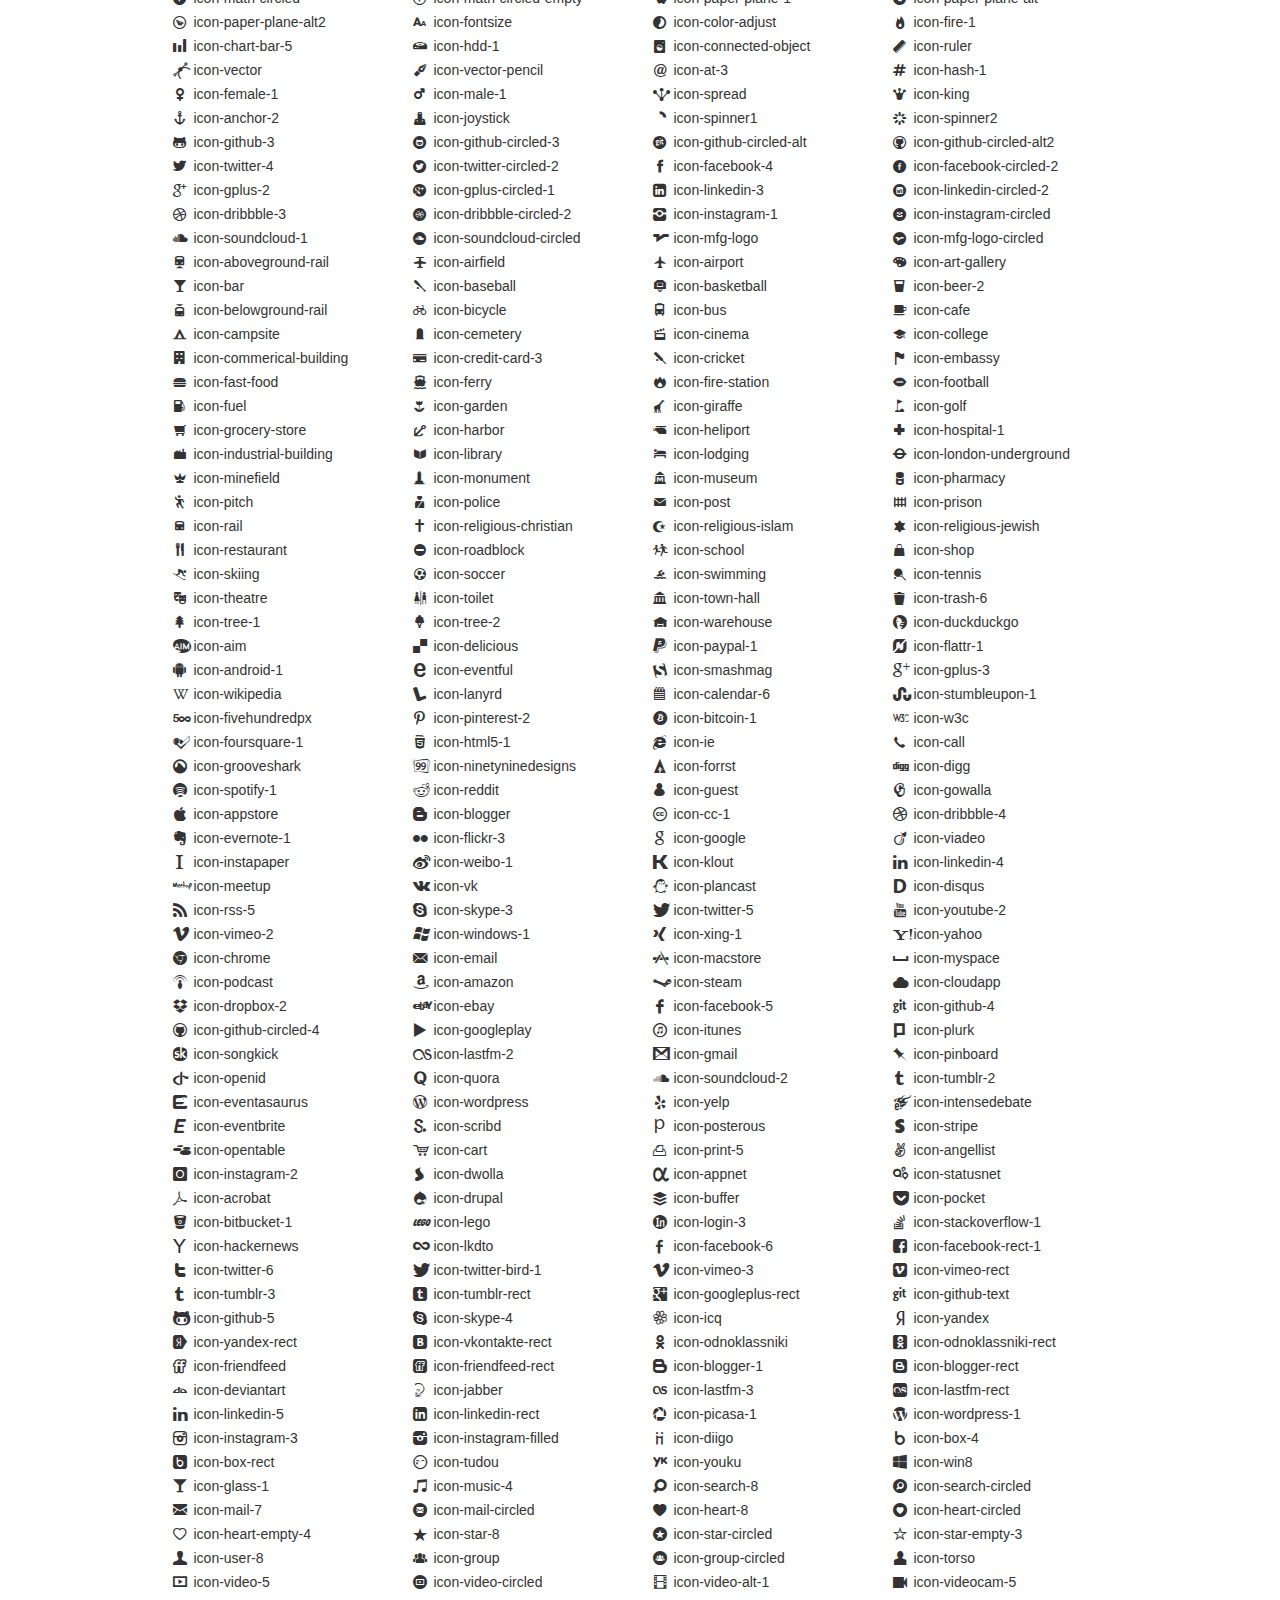
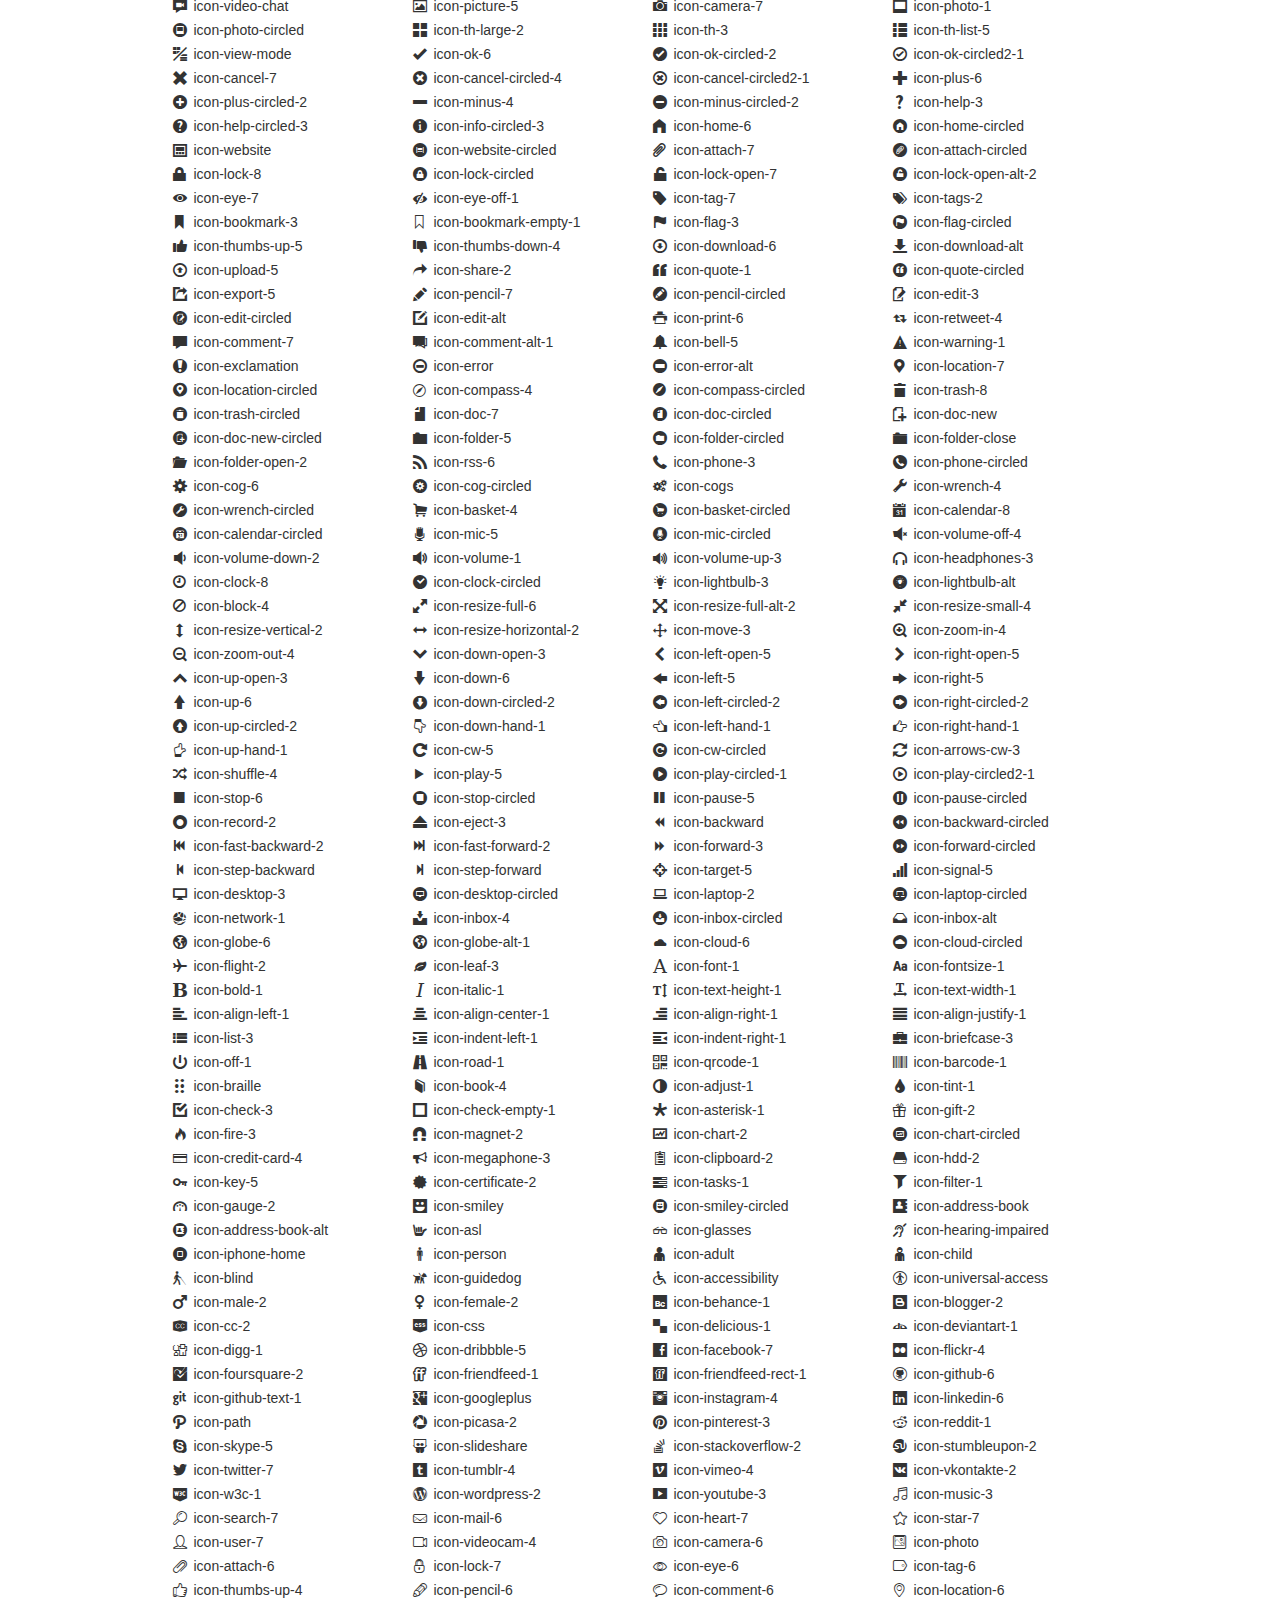
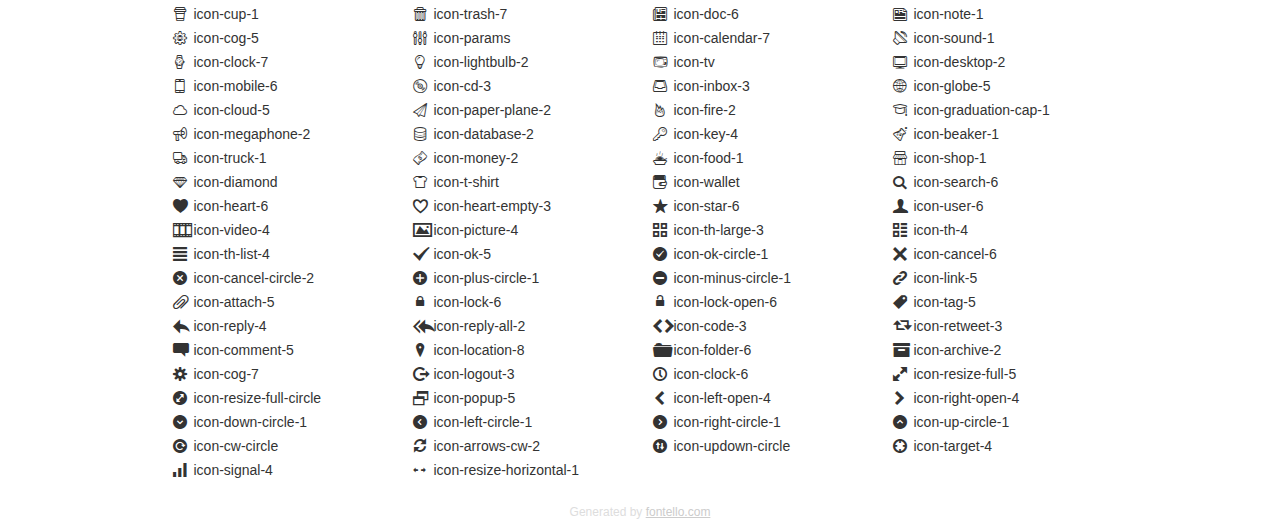
<file: css/icon_fonts/demo_icon_set_1.html>
<!DOCTYPE html>
<html>
  <head>
    <!--[if lt IE 9]>
    <script src="http://html5shim.googlecode.com/svn/trunk/html5.js"></script>
    <![endif]-->
    <meta charset="UTF-8">
	<style type="text/css">/*
	 * Bootstrap v2.2.1
	 *
	 * Copyright 2012 Twitter, Inc
	 * Licensed under the Apache License v2.0
	 * http://www.apache.org/licenses/LICENSE-2.0
	 *
	 * Designed and built with all the love in the world @twitter by @mdo and @fat.
	 */
	.clearfix {
	  *zoom: 1;
	}
	.clearfix:before,
	.clearfix:after {
	  display: table;
	  content: "";
	  line-height: 0;
	}
	.clearfix:after {
	  clear: both;
	}
	html {
	  font-size: 100%;
	  -webkit-text-size-adjust: 100%;
	  -ms-text-size-adjust: 100%;
	}
	a:focus {
	  outline: thin dotted #333;
	  outline: 5px auto -webkit-focus-ring-color;
	  outline-offset: -2px;
	}
	a:hover,
	a:active {
	  outline: 0;
	}
	button,
	input,
	select,
	textarea {
	  margin: 0;
	  font-size: 100%;
	  vertical-align: middle;
	}
	button,
	input {
	  *overflow: visible;
	  line-height: normal;
	}
	button::-moz-focus-inner,
	input::-moz-focus-inner {
	  padding: 0;
	  border: 0;
	}
	body {
	  margin: 0;
	  font-family: "Helvetica Neue", Helvetica, Arial, sans-serif;
	  font-size: 14px;
	  line-height: 20px;
	  color: #333;
	  background-color: #fff;
	}
	a {
	  color: #08c;
	  text-decoration: none;
	}
	a:hover {
	  color: #005580;
	  text-decoration: underline;
	}
	.row {
	  margin-left: -20px;
	  *zoom: 1;
	}
	.row:before,
	.row:after {
	  display: table;
	  content: "";
	  line-height: 0;
	}
	.row:after {
	  clear: both;
	}
	[class*="span"] {
	  float: left;
	  min-height: 1px;
	  margin-left: 20px;
	}
	.container,
	.navbar-static-top .container,
	.navbar-fixed-top .container,
	.navbar-fixed-bottom .container {
	  width: 940px;
	}
	.span12 {
	  width: 940px;
	}
	.span11 {
	  width: 860px;
	}
	.span10 {
	  width: 780px;
	}
	.span9 {
	  width: 700px;
	}
	.span8 {
	  width: 620px;
	}
	.span7 {
	  width: 540px;
	}
	.span6 {
	  width: 460px;
	}
	.span5 {
	  width: 380px;
	}
	.span4 {
	  width: 300px;
	}
	.span3 {
	  width: 220px;
	}
	.span2 {
	  width: 140px;
	}
	.span1 {
	  width: 60px;
	}
	[class*="span"].pull-right,
	.row-fluid [class*="span"].pull-right {
	  float: right;
	}
	.container {
	  margin-right: auto;
	  margin-left: auto;
	  *zoom: 1;
	}
	.container:before,
	.container:after {
	  display: table;
	  content: "";
	  line-height: 0;
	}
	.container:after {
	  clear: both;
	}
	p {
	  margin: 0 0 10px;
	}
	.lead {
	  margin-bottom: 20px;
	  font-size: 21px;
	  font-weight: 200;
	  line-height: 30px;
	}
	small {
	  font-size: 85%;
	}
	h1 {
	  margin: 10px 0;
	  font-family: inherit;
	  font-weight: bold;
	  line-height: 20px;
	  color: inherit;
	  text-rendering: optimizelegibility;
	}
	h1 small {
	  font-weight: normal;
	  line-height: 1;
	  color: #999;
	}
	h1 {
	  line-height: 40px;
	}
	h1 {
	  font-size: 38.5px;
	}
	h1 small {
	  font-size: 24.5px;
	}
	body {
	  margin-top: 90px;
	}
	.header {
	  position: fixed;
	  top: 0;
	  left: 50%;
	  margin-left: -480px;
	  background-color: #fff;
	  border-bottom: 1px solid #ddd;
	  padding-top: 10px;
	  z-index: 10;
	}
	.footer {
	  color: #ddd;
	  font-size: 12px;
	  text-align: center;
	  margin-top: 20px;
	}
	.footer a {
	  color: #ccc;
	  text-decoration: underline;
	}
	.the-icons {
	  font-size: 14px;
	  line-height: 24px;
	}
	.switch {
	  position: absolute;
	  right: 0;
	  bottom: 10px;
	  color: #666;
	}
	.switch input {
	  margin-right: 0.3em;
	}
	.codesOn .i-name {
	  display: none;
	}
	.codesOn .i-code {
	  display: inline;
	}
	.i-code {
	  display: none;
	}
	</style>
    <link rel="stylesheet" href="css/icon_set_1.css">
    <!--[if IE 7]>
    <link rel="stylesheet" href="css/fontello-ie7.css">
    <![endif]-->
    <script>
      function toggleCodes(on) {
        var obj = document.getElementById('icons');
        
        if (on) {
          obj.className += ' codesOn';
        } else {
          obj.className = obj.className.replace(' codesOn', '');
        }
      }
      
    </script>
  </head>
  <body>
    <div class="container header">
      <h1>
        icon_set_1
         <small>font demo</small>
      </h1>
      <label class="switch">
        <input type="checkbox" onclick="toggleCodes(this.checked)">show codes
      </label>
    </div>
    <div id="icons" class="container">
      <div class="row">
        <div title="Code: 0xe800" class="the-icons span3"><i class="icon-spin3 animate-spin"></i> <span class="i-name">icon-spin3</span><span class="i-code">0xe800</span></div>
        <div title="Code: 0xef87" class="the-icons span3"><i class="icon-youtube-4"></i> <span class="i-name">icon-youtube-4</span><span class="i-code">0xef87</span></div>
        <div title="Code: 0xe802" class="the-icons span3"><i class="icon-spin5 animate-spin"></i> <span class="i-name">icon-spin5</span><span class="i-code">0xe802</span></div>
        <div title="Code: 0xe803" class="the-icons span3"><i class="icon-spin6 animate-spin"></i> <span class="i-name">icon-spin6</span><span class="i-code">0xe803</span></div>
      </div>
      <div class="row">
        <div title="Code: 0xe804" class="the-icons span3"><i class="icon-glass"></i> <span class="i-name">icon-glass</span><span class="i-code">0xe804</span></div>
        <div title="Code: 0xe805" class="the-icons span3"><i class="icon-music"></i> <span class="i-name">icon-music</span><span class="i-code">0xe805</span></div>
        <div title="Code: 0xe806" class="the-icons span3"><i class="icon-search"></i> <span class="i-name">icon-search</span><span class="i-code">0xe806</span></div>
        <div title="Code: 0xe807" class="the-icons span3"><i class="icon-mail"></i> <span class="i-name">icon-mail</span><span class="i-code">0xe807</span></div>
      </div>
      <div class="row">
        <div title="Code: 0xe808" class="the-icons span3"><i class="icon-mail-alt"></i> <span class="i-name">icon-mail-alt</span><span class="i-code">0xe808</span></div>
        <div title="Code: 0xe809" class="the-icons span3"><i class="icon-heart"></i> <span class="i-name">icon-heart</span><span class="i-code">0xe809</span></div>
        <div title="Code: 0xe80a" class="the-icons span3"><i class="icon-heart-empty"></i> <span class="i-name">icon-heart-empty</span><span class="i-code">0xe80a</span></div>
        <div title="Code: 0xe80b" class="the-icons span3"><i class="icon-star"></i> <span class="i-name">icon-star</span><span class="i-code">0xe80b</span></div>
      </div>
      <div class="row">
        <div title="Code: 0xe80c" class="the-icons span3"><i class="icon-star-empty"></i> <span class="i-name">icon-star-empty</span><span class="i-code">0xe80c</span></div>
        <div title="Code: 0xe80d" class="the-icons span3"><i class="icon-star-half"></i> <span class="i-name">icon-star-half</span><span class="i-code">0xe80d</span></div>
        <div title="Code: 0xe80e" class="the-icons span3"><i class="icon-star-half-alt"></i> <span class="i-name">icon-star-half-alt</span><span class="i-code">0xe80e</span></div>
        <div title="Code: 0xe80f" class="the-icons span3"><i class="icon-user"></i> <span class="i-name">icon-user</span><span class="i-code">0xe80f</span></div>
      </div>
      <div class="row">
        <div title="Code: 0xe827" class="the-icons span3"><i class="icon-users"></i> <span class="i-name">icon-users</span><span class="i-code">0xe827</span></div>
        <div title="Code: 0xe810" class="the-icons span3"><i class="icon-male"></i> <span class="i-name">icon-male</span><span class="i-code">0xe810</span></div>
        <div title="Code: 0xe811" class="the-icons span3"><i class="icon-female"></i> <span class="i-name">icon-female</span><span class="i-code">0xe811</span></div>
        <div title="Code: 0xe812" class="the-icons span3"><i class="icon-video"></i> <span class="i-name">icon-video</span><span class="i-code">0xe812</span></div>
      </div>
      <div class="row">
        <div title="Code: 0xe813" class="the-icons span3"><i class="icon-videocam"></i> <span class="i-name">icon-videocam</span><span class="i-code">0xe813</span></div>
        <div title="Code: 0xe814" class="the-icons span3"><i class="icon-picture"></i> <span class="i-name">icon-picture</span><span class="i-code">0xe814</span></div>
        <div title="Code: 0xe815" class="the-icons span3"><i class="icon-camera"></i> <span class="i-name">icon-camera</span><span class="i-code">0xe815</span></div>
        <div title="Code: 0xe816" class="the-icons span3"><i class="icon-camera-alt"></i> <span class="i-name">icon-camera-alt</span><span class="i-code">0xe816</span></div>
      </div>
      <div class="row">
        <div title="Code: 0xe817" class="the-icons span3"><i class="icon-th-large"></i> <span class="i-name">icon-th-large</span><span class="i-code">0xe817</span></div>
        <div title="Code: 0xe818" class="the-icons span3"><i class="icon-th"></i> <span class="i-name">icon-th</span><span class="i-code">0xe818</span></div>
        <div title="Code: 0xe819" class="the-icons span3"><i class="icon-th-list"></i> <span class="i-name">icon-th-list</span><span class="i-code">0xe819</span></div>
        <div title="Code: 0xe81a" class="the-icons span3"><i class="icon-ok"></i> <span class="i-name">icon-ok</span><span class="i-code">0xe81a</span></div>
      </div>
      <div class="row">
        <div title="Code: 0xe81b" class="the-icons span3"><i class="icon-ok-circled"></i> <span class="i-name">icon-ok-circled</span><span class="i-code">0xe81b</span></div>
        <div title="Code: 0xe81c" class="the-icons span3"><i class="icon-ok-circled2"></i> <span class="i-name">icon-ok-circled2</span><span class="i-code">0xe81c</span></div>
        <div title="Code: 0xe81d" class="the-icons span3"><i class="icon-ok-squared"></i> <span class="i-name">icon-ok-squared</span><span class="i-code">0xe81d</span></div>
        <div title="Code: 0xe81e" class="the-icons span3"><i class="icon-cancel"></i> <span class="i-name">icon-cancel</span><span class="i-code">0xe81e</span></div>
      </div>
      <div class="row">
        <div title="Code: 0xe81f" class="the-icons span3"><i class="icon-cancel-circled"></i> <span class="i-name">icon-cancel-circled</span><span class="i-code">0xe81f</span></div>
        <div title="Code: 0xe820" class="the-icons span3"><i class="icon-cancel-circled2"></i> <span class="i-name">icon-cancel-circled2</span><span class="i-code">0xe820</span></div>
        <div title="Code: 0xe821" class="the-icons span3"><i class="icon-plus"></i> <span class="i-name">icon-plus</span><span class="i-code">0xe821</span></div>
        <div title="Code: 0xe822" class="the-icons span3"><i class="icon-plus-circled"></i> <span class="i-name">icon-plus-circled</span><span class="i-code">0xe822</span></div>
      </div>
      <div class="row">
        <div title="Code: 0xe823" class="the-icons span3"><i class="icon-plus-squared"></i> <span class="i-name">icon-plus-squared</span><span class="i-code">0xe823</span></div>
        <div title="Code: 0xe824" class="the-icons span3"><i class="icon-plus-squared-small"></i> <span class="i-name">icon-plus-squared-small</span><span class="i-code">0xe824</span></div>
        <div title="Code: 0xe825" class="the-icons span3"><i class="icon-minus"></i> <span class="i-name">icon-minus</span><span class="i-code">0xe825</span></div>
        <div title="Code: 0xe826" class="the-icons span3"><i class="icon-minus-circled"></i> <span class="i-name">icon-minus-circled</span><span class="i-code">0xe826</span></div>
      </div>
      <div class="row">
        <div title="Code: 0xe828" class="the-icons span3"><i class="icon-minus-squared"></i> <span class="i-name">icon-minus-squared</span><span class="i-code">0xe828</span></div>
        <div title="Code: 0xe829" class="the-icons span3"><i class="icon-minus-squared-alt"></i> <span class="i-name">icon-minus-squared-alt</span><span class="i-code">0xe829</span></div>
        <div title="Code: 0xe82a" class="the-icons span3"><i class="icon-minus-squared-small"></i> <span class="i-name">icon-minus-squared-small</span><span class="i-code">0xe82a</span></div>
        <div title="Code: 0xe82b" class="the-icons span3"><i class="icon-help"></i> <span class="i-name">icon-help</span><span class="i-code">0xe82b</span></div>
      </div>
      <div class="row">
        <div title="Code: 0xe82c" class="the-icons span3"><i class="icon-help-circled"></i> <span class="i-name">icon-help-circled</span><span class="i-code">0xe82c</span></div>
        <div title="Code: 0xe82d" class="the-icons span3"><i class="icon-info-circled"></i> <span class="i-name">icon-info-circled</span><span class="i-code">0xe82d</span></div>
        <div title="Code: 0xe82e" class="the-icons span3"><i class="icon-info"></i> <span class="i-name">icon-info</span><span class="i-code">0xe82e</span></div>
        <div title="Code: 0xe82f" class="the-icons span3"><i class="icon-home"></i> <span class="i-name">icon-home</span><span class="i-code">0xe82f</span></div>
      </div>
      <div class="row">
        <div title="Code: 0xe830" class="the-icons span3"><i class="icon-link"></i> <span class="i-name">icon-link</span><span class="i-code">0xe830</span></div>
        <div title="Code: 0xe831" class="the-icons span3"><i class="icon-unlink"></i> <span class="i-name">icon-unlink</span><span class="i-code">0xe831</span></div>
        <div title="Code: 0xe832" class="the-icons span3"><i class="icon-link-ext"></i> <span class="i-name">icon-link-ext</span><span class="i-code">0xe832</span></div>
        <div title="Code: 0xe833" class="the-icons span3"><i class="icon-link-ext-alt"></i> <span class="i-name">icon-link-ext-alt</span><span class="i-code">0xe833</span></div>
      </div>
      <div class="row">
        <div title="Code: 0xe834" class="the-icons span3"><i class="icon-attach"></i> <span class="i-name">icon-attach</span><span class="i-code">0xe834</span></div>
        <div title="Code: 0xe835" class="the-icons span3"><i class="icon-lock"></i> <span class="i-name">icon-lock</span><span class="i-code">0xe835</span></div>
        <div title="Code: 0xe836" class="the-icons span3"><i class="icon-lock-open"></i> <span class="i-name">icon-lock-open</span><span class="i-code">0xe836</span></div>
        <div title="Code: 0xe837" class="the-icons span3"><i class="icon-lock-open-alt"></i> <span class="i-name">icon-lock-open-alt</span><span class="i-code">0xe837</span></div>
      </div>
      <div class="row">
        <div title="Code: 0xe838" class="the-icons span3"><i class="icon-pin"></i> <span class="i-name">icon-pin</span><span class="i-code">0xe838</span></div>
        <div title="Code: 0xe839" class="the-icons span3"><i class="icon-eye"></i> <span class="i-name">icon-eye</span><span class="i-code">0xe839</span></div>
        <div title="Code: 0xe83a" class="the-icons span3"><i class="icon-eye-off"></i> <span class="i-name">icon-eye-off</span><span class="i-code">0xe83a</span></div>
        <div title="Code: 0xe83b" class="the-icons span3"><i class="icon-tag"></i> <span class="i-name">icon-tag</span><span class="i-code">0xe83b</span></div>
      </div>
      <div class="row">
        <div title="Code: 0xe83c" class="the-icons span3"><i class="icon-tags"></i> <span class="i-name">icon-tags</span><span class="i-code">0xe83c</span></div>
        <div title="Code: 0xe83d" class="the-icons span3"><i class="icon-bookmark"></i> <span class="i-name">icon-bookmark</span><span class="i-code">0xe83d</span></div>
        <div title="Code: 0xe83e" class="the-icons span3"><i class="icon-bookmark-empty"></i> <span class="i-name">icon-bookmark-empty</span><span class="i-code">0xe83e</span></div>
        <div title="Code: 0xe83f" class="the-icons span3"><i class="icon-flag"></i> <span class="i-name">icon-flag</span><span class="i-code">0xe83f</span></div>
      </div>
      <div class="row">
        <div title="Code: 0xe840" class="the-icons span3"><i class="icon-flag-empty"></i> <span class="i-name">icon-flag-empty</span><span class="i-code">0xe840</span></div>
        <div title="Code: 0xe841" class="the-icons span3"><i class="icon-flag-checkered"></i> <span class="i-name">icon-flag-checkered</span><span class="i-code">0xe841</span></div>
        <div title="Code: 0xe842" class="the-icons span3"><i class="icon-thumbs-up"></i> <span class="i-name">icon-thumbs-up</span><span class="i-code">0xe842</span></div>
        <div title="Code: 0xe843" class="the-icons span3"><i class="icon-thumbs-down"></i> <span class="i-name">icon-thumbs-down</span><span class="i-code">0xe843</span></div>
      </div>
      <div class="row">
        <div title="Code: 0xe844" class="the-icons span3"><i class="icon-thumbs-up-alt"></i> <span class="i-name">icon-thumbs-up-alt</span><span class="i-code">0xe844</span></div>
        <div title="Code: 0xe845" class="the-icons span3"><i class="icon-thumbs-down-alt"></i> <span class="i-name">icon-thumbs-down-alt</span><span class="i-code">0xe845</span></div>
        <div title="Code: 0xe846" class="the-icons span3"><i class="icon-download"></i> <span class="i-name">icon-download</span><span class="i-code">0xe846</span></div>
        <div title="Code: 0xe847" class="the-icons span3"><i class="icon-upload"></i> <span class="i-name">icon-upload</span><span class="i-code">0xe847</span></div>
      </div>
      <div class="row">
        <div title="Code: 0xe848" class="the-icons span3"><i class="icon-download-cloud"></i> <span class="i-name">icon-download-cloud</span><span class="i-code">0xe848</span></div>
        <div title="Code: 0xe849" class="the-icons span3"><i class="icon-upload-cloud"></i> <span class="i-name">icon-upload-cloud</span><span class="i-code">0xe849</span></div>
        <div title="Code: 0xe84a" class="the-icons span3"><i class="icon-reply"></i> <span class="i-name">icon-reply</span><span class="i-code">0xe84a</span></div>
        <div title="Code: 0xe84b" class="the-icons span3"><i class="icon-reply-all"></i> <span class="i-name">icon-reply-all</span><span class="i-code">0xe84b</span></div>
      </div>
      <div class="row">
        <div title="Code: 0xe84c" class="the-icons span3"><i class="icon-forward"></i> <span class="i-name">icon-forward</span><span class="i-code">0xe84c</span></div>
        <div title="Code: 0xe84d" class="the-icons span3"><i class="icon-quote-left"></i> <span class="i-name">icon-quote-left</span><span class="i-code">0xe84d</span></div>
        <div title="Code: 0xe84e" class="the-icons span3"><i class="icon-quote-right"></i> <span class="i-name">icon-quote-right</span><span class="i-code">0xe84e</span></div>
        <div title="Code: 0xe84f" class="the-icons span3"><i class="icon-code"></i> <span class="i-name">icon-code</span><span class="i-code">0xe84f</span></div>
      </div>
      <div class="row">
        <div title="Code: 0xe850" class="the-icons span3"><i class="icon-export"></i> <span class="i-name">icon-export</span><span class="i-code">0xe850</span></div>
        <div title="Code: 0xe851" class="the-icons span3"><i class="icon-export-alt"></i> <span class="i-name">icon-export-alt</span><span class="i-code">0xe851</span></div>
        <div title="Code: 0xe852" class="the-icons span3"><i class="icon-pencil"></i> <span class="i-name">icon-pencil</span><span class="i-code">0xe852</span></div>
        <div title="Code: 0xe853" class="the-icons span3"><i class="icon-pencil-squared"></i> <span class="i-name">icon-pencil-squared</span><span class="i-code">0xe853</span></div>
      </div>
      <div class="row">
        <div title="Code: 0xe854" class="the-icons span3"><i class="icon-edit"></i> <span class="i-name">icon-edit</span><span class="i-code">0xe854</span></div>
        <div title="Code: 0xe855" class="the-icons span3"><i class="icon-print"></i> <span class="i-name">icon-print</span><span class="i-code">0xe855</span></div>
        <div title="Code: 0xe856" class="the-icons span3"><i class="icon-retweet"></i> <span class="i-name">icon-retweet</span><span class="i-code">0xe856</span></div>
        <div title="Code: 0xe857" class="the-icons span3"><i class="icon-keyboard"></i> <span class="i-name">icon-keyboard</span><span class="i-code">0xe857</span></div>
      </div>
      <div class="row">
        <div title="Code: 0xe858" class="the-icons span3"><i class="icon-gamepad"></i> <span class="i-name">icon-gamepad</span><span class="i-code">0xe858</span></div>
        <div title="Code: 0xe859" class="the-icons span3"><i class="icon-comment"></i> <span class="i-name">icon-comment</span><span class="i-code">0xe859</span></div>
        <div title="Code: 0xe85a" class="the-icons span3"><i class="icon-chat"></i> <span class="i-name">icon-chat</span><span class="i-code">0xe85a</span></div>
        <div title="Code: 0xe85b" class="the-icons span3"><i class="icon-comment-empty"></i> <span class="i-name">icon-comment-empty</span><span class="i-code">0xe85b</span></div>
      </div>
      <div class="row">
        <div title="Code: 0xe85c" class="the-icons span3"><i class="icon-chat-empty"></i> <span class="i-name">icon-chat-empty</span><span class="i-code">0xe85c</span></div>
        <div title="Code: 0xe85d" class="the-icons span3"><i class="icon-bell"></i> <span class="i-name">icon-bell</span><span class="i-code">0xe85d</span></div>
        <div title="Code: 0xe85e" class="the-icons span3"><i class="icon-bell-alt"></i> <span class="i-name">icon-bell-alt</span><span class="i-code">0xe85e</span></div>
        <div title="Code: 0xe85f" class="the-icons span3"><i class="icon-attention-alt"></i> <span class="i-name">icon-attention-alt</span><span class="i-code">0xe85f</span></div>
      </div>
      <div class="row">
        <div title="Code: 0xe860" class="the-icons span3"><i class="icon-attention"></i> <span class="i-name">icon-attention</span><span class="i-code">0xe860</span></div>
        <div title="Code: 0xe861" class="the-icons span3"><i class="icon-attention-circled"></i> <span class="i-name">icon-attention-circled</span><span class="i-code">0xe861</span></div>
        <div title="Code: 0xe862" class="the-icons span3"><i class="icon-location"></i> <span class="i-name">icon-location</span><span class="i-code">0xe862</span></div>
        <div title="Code: 0xe863" class="the-icons span3"><i class="icon-direction"></i> <span class="i-name">icon-direction</span><span class="i-code">0xe863</span></div>
      </div>
      <div class="row">
        <div title="Code: 0xe864" class="the-icons span3"><i class="icon-compass"></i> <span class="i-name">icon-compass</span><span class="i-code">0xe864</span></div>
        <div title="Code: 0xe865" class="the-icons span3"><i class="icon-trash"></i> <span class="i-name">icon-trash</span><span class="i-code">0xe865</span></div>
        <div title="Code: 0xe866" class="the-icons span3"><i class="icon-doc"></i> <span class="i-name">icon-doc</span><span class="i-code">0xe866</span></div>
        <div title="Code: 0xe867" class="the-icons span3"><i class="icon-docs"></i> <span class="i-name">icon-docs</span><span class="i-code">0xe867</span></div>
      </div>
      <div class="row">
        <div title="Code: 0xe868" class="the-icons span3"><i class="icon-doc-text"></i> <span class="i-name">icon-doc-text</span><span class="i-code">0xe868</span></div>
        <div title="Code: 0xe869" class="the-icons span3"><i class="icon-doc-inv"></i> <span class="i-name">icon-doc-inv</span><span class="i-code">0xe869</span></div>
        <div title="Code: 0xe86a" class="the-icons span3"><i class="icon-doc-text-inv"></i> <span class="i-name">icon-doc-text-inv</span><span class="i-code">0xe86a</span></div>
        <div title="Code: 0xe86b" class="the-icons span3"><i class="icon-folder"></i> <span class="i-name">icon-folder</span><span class="i-code">0xe86b</span></div>
      </div>
      <div class="row">
        <div title="Code: 0xe86c" class="the-icons span3"><i class="icon-folder-open"></i> <span class="i-name">icon-folder-open</span><span class="i-code">0xe86c</span></div>
        <div title="Code: 0xe86d" class="the-icons span3"><i class="icon-folder-empty"></i> <span class="i-name">icon-folder-empty</span><span class="i-code">0xe86d</span></div>
        <div title="Code: 0xe86e" class="the-icons span3"><i class="icon-folder-open-empty"></i> <span class="i-name">icon-folder-open-empty</span><span class="i-code">0xe86e</span></div>
        <div title="Code: 0xe86f" class="the-icons span3"><i class="icon-box"></i> <span class="i-name">icon-box</span><span class="i-code">0xe86f</span></div>
      </div>
      <div class="row">
        <div title="Code: 0xe870" class="the-icons span3"><i class="icon-rss"></i> <span class="i-name">icon-rss</span><span class="i-code">0xe870</span></div>
        <div title="Code: 0xe871" class="the-icons span3"><i class="icon-rss-squared"></i> <span class="i-name">icon-rss-squared</span><span class="i-code">0xe871</span></div>
        <div title="Code: 0xe872" class="the-icons span3"><i class="icon-phone"></i> <span class="i-name">icon-phone</span><span class="i-code">0xe872</span></div>
        <div title="Code: 0xe873" class="the-icons span3"><i class="icon-phone-squared"></i> <span class="i-name">icon-phone-squared</span><span class="i-code">0xe873</span></div>
      </div>
      <div class="row">
        <div title="Code: 0xe874" class="the-icons span3"><i class="icon-menu"></i> <span class="i-name">icon-menu</span><span class="i-code">0xe874</span></div>
        <div title="Code: 0xe875" class="the-icons span3"><i class="icon-cog"></i> <span class="i-name">icon-cog</span><span class="i-code">0xe875</span></div>
        <div title="Code: 0xe876" class="the-icons span3"><i class="icon-cog-alt"></i> <span class="i-name">icon-cog-alt</span><span class="i-code">0xe876</span></div>
        <div title="Code: 0xe877" class="the-icons span3"><i class="icon-wrench"></i> <span class="i-name">icon-wrench</span><span class="i-code">0xe877</span></div>
      </div>
      <div class="row">
        <div title="Code: 0xe878" class="the-icons span3"><i class="icon-basket"></i> <span class="i-name">icon-basket</span><span class="i-code">0xe878</span></div>
        <div title="Code: 0xe879" class="the-icons span3"><i class="icon-calendar"></i> <span class="i-name">icon-calendar</span><span class="i-code">0xe879</span></div>
        <div title="Code: 0xe87a" class="the-icons span3"><i class="icon-calendar-empty"></i> <span class="i-name">icon-calendar-empty</span><span class="i-code">0xe87a</span></div>
        <div title="Code: 0xe87b" class="the-icons span3"><i class="icon-login"></i> <span class="i-name">icon-login</span><span class="i-code">0xe87b</span></div>
      </div>
      <div class="row">
        <div title="Code: 0xe87c" class="the-icons span3"><i class="icon-logout"></i> <span class="i-name">icon-logout</span><span class="i-code">0xe87c</span></div>
        <div title="Code: 0xe87d" class="the-icons span3"><i class="icon-mic"></i> <span class="i-name">icon-mic</span><span class="i-code">0xe87d</span></div>
        <div title="Code: 0xe87e" class="the-icons span3"><i class="icon-mute"></i> <span class="i-name">icon-mute</span><span class="i-code">0xe87e</span></div>
        <div title="Code: 0xe87f" class="the-icons span3"><i class="icon-volume-off"></i> <span class="i-name">icon-volume-off</span><span class="i-code">0xe87f</span></div>
      </div>
      <div class="row">
        <div title="Code: 0xe880" class="the-icons span3"><i class="icon-volume-down"></i> <span class="i-name">icon-volume-down</span><span class="i-code">0xe880</span></div>
        <div title="Code: 0xe881" class="the-icons span3"><i class="icon-volume-up"></i> <span class="i-name">icon-volume-up</span><span class="i-code">0xe881</span></div>
        <div title="Code: 0xe882" class="the-icons span3"><i class="icon-headphones"></i> <span class="i-name">icon-headphones</span><span class="i-code">0xe882</span></div>
        <div title="Code: 0xe883" class="the-icons span3"><i class="icon-clock"></i> <span class="i-name">icon-clock</span><span class="i-code">0xe883</span></div>
      </div>
      <div class="row">
        <div title="Code: 0xe884" class="the-icons span3"><i class="icon-lightbulb"></i> <span class="i-name">icon-lightbulb</span><span class="i-code">0xe884</span></div>
        <div title="Code: 0xe885" class="the-icons span3"><i class="icon-block"></i> <span class="i-name">icon-block</span><span class="i-code">0xe885</span></div>
        <div title="Code: 0xe886" class="the-icons span3"><i class="icon-resize-full"></i> <span class="i-name">icon-resize-full</span><span class="i-code">0xe886</span></div>
        <div title="Code: 0xe887" class="the-icons span3"><i class="icon-resize-full-alt"></i> <span class="i-name">icon-resize-full-alt</span><span class="i-code">0xe887</span></div>
      </div>
      <div class="row">
        <div title="Code: 0xe888" class="the-icons span3"><i class="icon-resize-small"></i> <span class="i-name">icon-resize-small</span><span class="i-code">0xe888</span></div>
        <div title="Code: 0xe889" class="the-icons span3"><i class="icon-resize-vertical"></i> <span class="i-name">icon-resize-vertical</span><span class="i-code">0xe889</span></div>
        <div title="Code: 0xe88a" class="the-icons span3"><i class="icon-resize-horizontal"></i> <span class="i-name">icon-resize-horizontal</span><span class="i-code">0xe88a</span></div>
        <div title="Code: 0xe88b" class="the-icons span3"><i class="icon-move"></i> <span class="i-name">icon-move</span><span class="i-code">0xe88b</span></div>
      </div>
      <div class="row">
        <div title="Code: 0xe88c" class="the-icons span3"><i class="icon-zoom-in"></i> <span class="i-name">icon-zoom-in</span><span class="i-code">0xe88c</span></div>
        <div title="Code: 0xe88d" class="the-icons span3"><i class="icon-zoom-out"></i> <span class="i-name">icon-zoom-out</span><span class="i-code">0xe88d</span></div>
        <div title="Code: 0xe88e" class="the-icons span3"><i class="icon-down-circled2"></i> <span class="i-name">icon-down-circled2</span><span class="i-code">0xe88e</span></div>
        <div title="Code: 0xe88f" class="the-icons span3"><i class="icon-up-circled2"></i> <span class="i-name">icon-up-circled2</span><span class="i-code">0xe88f</span></div>
      </div>
      <div class="row">
        <div title="Code: 0xe890" class="the-icons span3"><i class="icon-left-circled2"></i> <span class="i-name">icon-left-circled2</span><span class="i-code">0xe890</span></div>
        <div title="Code: 0xe891" class="the-icons span3"><i class="icon-right-circled2"></i> <span class="i-name">icon-right-circled2</span><span class="i-code">0xe891</span></div>
        <div title="Code: 0xe892" class="the-icons span3"><i class="icon-down-dir"></i> <span class="i-name">icon-down-dir</span><span class="i-code">0xe892</span></div>
        <div title="Code: 0xe893" class="the-icons span3"><i class="icon-up-dir"></i> <span class="i-name">icon-up-dir</span><span class="i-code">0xe893</span></div>
      </div>
      <div class="row">
        <div title="Code: 0xe894" class="the-icons span3"><i class="icon-left-dir"></i> <span class="i-name">icon-left-dir</span><span class="i-code">0xe894</span></div>
        <div title="Code: 0xe895" class="the-icons span3"><i class="icon-right-dir"></i> <span class="i-name">icon-right-dir</span><span class="i-code">0xe895</span></div>
        <div title="Code: 0xe896" class="the-icons span3"><i class="icon-down-open"></i> <span class="i-name">icon-down-open</span><span class="i-code">0xe896</span></div>
        <div title="Code: 0xe897" class="the-icons span3"><i class="icon-left-open"></i> <span class="i-name">icon-left-open</span><span class="i-code">0xe897</span></div>
      </div>
      <div class="row">
        <div title="Code: 0xe898" class="the-icons span3"><i class="icon-right-open"></i> <span class="i-name">icon-right-open</span><span class="i-code">0xe898</span></div>
        <div title="Code: 0xe899" class="the-icons span3"><i class="icon-up-open"></i> <span class="i-name">icon-up-open</span><span class="i-code">0xe899</span></div>
        <div title="Code: 0xe89a" class="the-icons span3"><i class="icon-angle-left"></i> <span class="i-name">icon-angle-left</span><span class="i-code">0xe89a</span></div>
        <div title="Code: 0xe89b" class="the-icons span3"><i class="icon-angle-right"></i> <span class="i-name">icon-angle-right</span><span class="i-code">0xe89b</span></div>
      </div>
      <div class="row">
        <div title="Code: 0xe89c" class="the-icons span3"><i class="icon-angle-up"></i> <span class="i-name">icon-angle-up</span><span class="i-code">0xe89c</span></div>
        <div title="Code: 0xe89d" class="the-icons span3"><i class="icon-angle-down"></i> <span class="i-name">icon-angle-down</span><span class="i-code">0xe89d</span></div>
        <div title="Code: 0xe89e" class="the-icons span3"><i class="icon-angle-circled-left"></i> <span class="i-name">icon-angle-circled-left</span><span class="i-code">0xe89e</span></div>
        <div title="Code: 0xe89f" class="the-icons span3"><i class="icon-angle-circled-right"></i> <span class="i-name">icon-angle-circled-right</span><span class="i-code">0xe89f</span></div>
      </div>
      <div class="row">
        <div title="Code: 0xe8a0" class="the-icons span3"><i class="icon-angle-circled-up"></i> <span class="i-name">icon-angle-circled-up</span><span class="i-code">0xe8a0</span></div>
        <div title="Code: 0xe8a1" class="the-icons span3"><i class="icon-angle-circled-down"></i> <span class="i-name">icon-angle-circled-down</span><span class="i-code">0xe8a1</span></div>
        <div title="Code: 0xe8a2" class="the-icons span3"><i class="icon-angle-double-left"></i> <span class="i-name">icon-angle-double-left</span><span class="i-code">0xe8a2</span></div>
        <div title="Code: 0xe8a3" class="the-icons span3"><i class="icon-angle-double-right"></i> <span class="i-name">icon-angle-double-right</span><span class="i-code">0xe8a3</span></div>
      </div>
      <div class="row">
        <div title="Code: 0xe8a4" class="the-icons span3"><i class="icon-angle-double-up"></i> <span class="i-name">icon-angle-double-up</span><span class="i-code">0xe8a4</span></div>
        <div title="Code: 0xe8a5" class="the-icons span3"><i class="icon-angle-double-down"></i> <span class="i-name">icon-angle-double-down</span><span class="i-code">0xe8a5</span></div>
        <div title="Code: 0xe8a6" class="the-icons span3"><i class="icon-down"></i> <span class="i-name">icon-down</span><span class="i-code">0xe8a6</span></div>
        <div title="Code: 0xe8a7" class="the-icons span3"><i class="icon-left"></i> <span class="i-name">icon-left</span><span class="i-code">0xe8a7</span></div>
      </div>
      <div class="row">
        <div title="Code: 0xe8a8" class="the-icons span3"><i class="icon-right"></i> <span class="i-name">icon-right</span><span class="i-code">0xe8a8</span></div>
        <div title="Code: 0xe8a9" class="the-icons span3"><i class="icon-up"></i> <span class="i-name">icon-up</span><span class="i-code">0xe8a9</span></div>
        <div title="Code: 0xe8aa" class="the-icons span3"><i class="icon-down-big"></i> <span class="i-name">icon-down-big</span><span class="i-code">0xe8aa</span></div>
        <div title="Code: 0xe8ab" class="the-icons span3"><i class="icon-left-big"></i> <span class="i-name">icon-left-big</span><span class="i-code">0xe8ab</span></div>
      </div>
      <div class="row">
        <div title="Code: 0xe8ac" class="the-icons span3"><i class="icon-right-big"></i> <span class="i-name">icon-right-big</span><span class="i-code">0xe8ac</span></div>
        <div title="Code: 0xe8ad" class="the-icons span3"><i class="icon-up-big"></i> <span class="i-name">icon-up-big</span><span class="i-code">0xe8ad</span></div>
        <div title="Code: 0xe8ae" class="the-icons span3"><i class="icon-right-hand"></i> <span class="i-name">icon-right-hand</span><span class="i-code">0xe8ae</span></div>
        <div title="Code: 0xe8af" class="the-icons span3"><i class="icon-left-hand"></i> <span class="i-name">icon-left-hand</span><span class="i-code">0xe8af</span></div>
      </div>
      <div class="row">
        <div title="Code: 0xe8b0" class="the-icons span3"><i class="icon-up-hand"></i> <span class="i-name">icon-up-hand</span><span class="i-code">0xe8b0</span></div>
        <div title="Code: 0xe8b1" class="the-icons span3"><i class="icon-down-hand"></i> <span class="i-name">icon-down-hand</span><span class="i-code">0xe8b1</span></div>
        <div title="Code: 0xe8b2" class="the-icons span3"><i class="icon-left-circled"></i> <span class="i-name">icon-left-circled</span><span class="i-code">0xe8b2</span></div>
        <div title="Code: 0xe8b3" class="the-icons span3"><i class="icon-right-circled"></i> <span class="i-name">icon-right-circled</span><span class="i-code">0xe8b3</span></div>
      </div>
      <div class="row">
        <div title="Code: 0xe8b4" class="the-icons span3"><i class="icon-up-circled"></i> <span class="i-name">icon-up-circled</span><span class="i-code">0xe8b4</span></div>
        <div title="Code: 0xe8b5" class="the-icons span3"><i class="icon-down-circled"></i> <span class="i-name">icon-down-circled</span><span class="i-code">0xe8b5</span></div>
        <div title="Code: 0xe8b6" class="the-icons span3"><i class="icon-cw"></i> <span class="i-name">icon-cw</span><span class="i-code">0xe8b6</span></div>
        <div title="Code: 0xe8b7" class="the-icons span3"><i class="icon-ccw"></i> <span class="i-name">icon-ccw</span><span class="i-code">0xe8b7</span></div>
      </div>
      <div class="row">
        <div title="Code: 0xe8b8" class="the-icons span3"><i class="icon-arrows-cw"></i> <span class="i-name">icon-arrows-cw</span><span class="i-code">0xe8b8</span></div>
        <div title="Code: 0xe8b9" class="the-icons span3"><i class="icon-level-up"></i> <span class="i-name">icon-level-up</span><span class="i-code">0xe8b9</span></div>
        <div title="Code: 0xe8ba" class="the-icons span3"><i class="icon-level-down"></i> <span class="i-name">icon-level-down</span><span class="i-code">0xe8ba</span></div>
        <div title="Code: 0xe8bb" class="the-icons span3"><i class="icon-shuffle"></i> <span class="i-name">icon-shuffle</span><span class="i-code">0xe8bb</span></div>
      </div>
      <div class="row">
        <div title="Code: 0xe8bc" class="the-icons span3"><i class="icon-exchange"></i> <span class="i-name">icon-exchange</span><span class="i-code">0xe8bc</span></div>
        <div title="Code: 0xe8bd" class="the-icons span3"><i class="icon-expand"></i> <span class="i-name">icon-expand</span><span class="i-code">0xe8bd</span></div>
        <div title="Code: 0xe8be" class="the-icons span3"><i class="icon-collapse"></i> <span class="i-name">icon-collapse</span><span class="i-code">0xe8be</span></div>
        <div title="Code: 0xe8bf" class="the-icons span3"><i class="icon-expand-right"></i> <span class="i-name">icon-expand-right</span><span class="i-code">0xe8bf</span></div>
      </div>
      <div class="row">
        <div title="Code: 0xe8c0" class="the-icons span3"><i class="icon-collapse-left"></i> <span class="i-name">icon-collapse-left</span><span class="i-code">0xe8c0</span></div>
        <div title="Code: 0xe8c1" class="the-icons span3"><i class="icon-play"></i> <span class="i-name">icon-play</span><span class="i-code">0xe8c1</span></div>
        <div title="Code: 0xe8c2" class="the-icons span3"><i class="icon-play-circled"></i> <span class="i-name">icon-play-circled</span><span class="i-code">0xe8c2</span></div>
        <div title="Code: 0xe8c3" class="the-icons span3"><i class="icon-play-circled2"></i> <span class="i-name">icon-play-circled2</span><span class="i-code">0xe8c3</span></div>
      </div>
      <div class="row">
        <div title="Code: 0xe8c4" class="the-icons span3"><i class="icon-stop"></i> <span class="i-name">icon-stop</span><span class="i-code">0xe8c4</span></div>
        <div title="Code: 0xe8c5" class="the-icons span3"><i class="icon-pause"></i> <span class="i-name">icon-pause</span><span class="i-code">0xe8c5</span></div>
        <div title="Code: 0xe8c6" class="the-icons span3"><i class="icon-to-end"></i> <span class="i-name">icon-to-end</span><span class="i-code">0xe8c6</span></div>
        <div title="Code: 0xe8c7" class="the-icons span3"><i class="icon-to-end-alt"></i> <span class="i-name">icon-to-end-alt</span><span class="i-code">0xe8c7</span></div>
      </div>
      <div class="row">
        <div title="Code: 0xe8c8" class="the-icons span3"><i class="icon-to-start"></i> <span class="i-name">icon-to-start</span><span class="i-code">0xe8c8</span></div>
        <div title="Code: 0xe8c9" class="the-icons span3"><i class="icon-to-start-alt"></i> <span class="i-name">icon-to-start-alt</span><span class="i-code">0xe8c9</span></div>
        <div title="Code: 0xe8ca" class="the-icons span3"><i class="icon-fast-fw"></i> <span class="i-name">icon-fast-fw</span><span class="i-code">0xe8ca</span></div>
        <div title="Code: 0xe8cb" class="the-icons span3"><i class="icon-fast-bw"></i> <span class="i-name">icon-fast-bw</span><span class="i-code">0xe8cb</span></div>
      </div>
      <div class="row">
        <div title="Code: 0xe8cc" class="the-icons span3"><i class="icon-eject"></i> <span class="i-name">icon-eject</span><span class="i-code">0xe8cc</span></div>
        <div title="Code: 0xe8cd" class="the-icons span3"><i class="icon-target"></i> <span class="i-name">icon-target</span><span class="i-code">0xe8cd</span></div>
        <div title="Code: 0xe8ce" class="the-icons span3"><i class="icon-signal"></i> <span class="i-name">icon-signal</span><span class="i-code">0xe8ce</span></div>
        <div title="Code: 0xe8cf" class="the-icons span3"><i class="icon-award"></i> <span class="i-name">icon-award</span><span class="i-code">0xe8cf</span></div>
      </div>
      <div class="row">
        <div title="Code: 0xe8d0" class="the-icons span3"><i class="icon-desktop"></i> <span class="i-name">icon-desktop</span><span class="i-code">0xe8d0</span></div>
        <div title="Code: 0xe8d1" class="the-icons span3"><i class="icon-laptop"></i> <span class="i-name">icon-laptop</span><span class="i-code">0xe8d1</span></div>
        <div title="Code: 0xe8d2" class="the-icons span3"><i class="icon-tablet"></i> <span class="i-name">icon-tablet</span><span class="i-code">0xe8d2</span></div>
        <div title="Code: 0xe8d3" class="the-icons span3"><i class="icon-mobile"></i> <span class="i-name">icon-mobile</span><span class="i-code">0xe8d3</span></div>
      </div>
      <div class="row">
        <div title="Code: 0xe8d4" class="the-icons span3"><i class="icon-inbox"></i> <span class="i-name">icon-inbox</span><span class="i-code">0xe8d4</span></div>
        <div title="Code: 0xe8d5" class="the-icons span3"><i class="icon-globe"></i> <span class="i-name">icon-globe</span><span class="i-code">0xe8d5</span></div>
        <div title="Code: 0xe8d6" class="the-icons span3"><i class="icon-sun"></i> <span class="i-name">icon-sun</span><span class="i-code">0xe8d6</span></div>
        <div title="Code: 0xe8d7" class="the-icons span3"><i class="icon-cloud"></i> <span class="i-name">icon-cloud</span><span class="i-code">0xe8d7</span></div>
      </div>
      <div class="row">
        <div title="Code: 0xe8d8" class="the-icons span3"><i class="icon-flash"></i> <span class="i-name">icon-flash</span><span class="i-code">0xe8d8</span></div>
        <div title="Code: 0xe8d9" class="the-icons span3"><i class="icon-moon"></i> <span class="i-name">icon-moon</span><span class="i-code">0xe8d9</span></div>
        <div title="Code: 0xe8da" class="the-icons span3"><i class="icon-umbrella"></i> <span class="i-name">icon-umbrella</span><span class="i-code">0xe8da</span></div>
        <div title="Code: 0xe8db" class="the-icons span3"><i class="icon-flight"></i> <span class="i-name">icon-flight</span><span class="i-code">0xe8db</span></div>
      </div>
      <div class="row">
        <div title="Code: 0xe8dc" class="the-icons span3"><i class="icon-fighter-jet"></i> <span class="i-name">icon-fighter-jet</span><span class="i-code">0xe8dc</span></div>
        <div title="Code: 0xe8dd" class="the-icons span3"><i class="icon-leaf"></i> <span class="i-name">icon-leaf</span><span class="i-code">0xe8dd</span></div>
        <div title="Code: 0xe8de" class="the-icons span3"><i class="icon-font"></i> <span class="i-name">icon-font</span><span class="i-code">0xe8de</span></div>
        <div title="Code: 0xe8df" class="the-icons span3"><i class="icon-bold"></i> <span class="i-name">icon-bold</span><span class="i-code">0xe8df</span></div>
      </div>
      <div class="row">
        <div title="Code: 0xe8e0" class="the-icons span3"><i class="icon-italic"></i> <span class="i-name">icon-italic</span><span class="i-code">0xe8e0</span></div>
        <div title="Code: 0xe8e1" class="the-icons span3"><i class="icon-text-height"></i> <span class="i-name">icon-text-height</span><span class="i-code">0xe8e1</span></div>
        <div title="Code: 0xe8e2" class="the-icons span3"><i class="icon-text-width"></i> <span class="i-name">icon-text-width</span><span class="i-code">0xe8e2</span></div>
        <div title="Code: 0xe8e3" class="the-icons span3"><i class="icon-align-left"></i> <span class="i-name">icon-align-left</span><span class="i-code">0xe8e3</span></div>
      </div>
      <div class="row">
        <div title="Code: 0xe8e4" class="the-icons span3"><i class="icon-align-center"></i> <span class="i-name">icon-align-center</span><span class="i-code">0xe8e4</span></div>
        <div title="Code: 0xe8e5" class="the-icons span3"><i class="icon-align-right"></i> <span class="i-name">icon-align-right</span><span class="i-code">0xe8e5</span></div>
        <div title="Code: 0xe8e6" class="the-icons span3"><i class="icon-align-justify"></i> <span class="i-name">icon-align-justify</span><span class="i-code">0xe8e6</span></div>
        <div title="Code: 0xe8e7" class="the-icons span3"><i class="icon-list"></i> <span class="i-name">icon-list</span><span class="i-code">0xe8e7</span></div>
      </div>
      <div class="row">
        <div title="Code: 0xe8e8" class="the-icons span3"><i class="icon-indent-left"></i> <span class="i-name">icon-indent-left</span><span class="i-code">0xe8e8</span></div>
        <div title="Code: 0xe8e9" class="the-icons span3"><i class="icon-indent-right"></i> <span class="i-name">icon-indent-right</span><span class="i-code">0xe8e9</span></div>
        <div title="Code: 0xe8ea" class="the-icons span3"><i class="icon-list-bullet"></i> <span class="i-name">icon-list-bullet</span><span class="i-code">0xe8ea</span></div>
        <div title="Code: 0xe8eb" class="the-icons span3"><i class="icon-list-numbered"></i> <span class="i-name">icon-list-numbered</span><span class="i-code">0xe8eb</span></div>
      </div>
      <div class="row">
        <div title="Code: 0xe8ec" class="the-icons span3"><i class="icon-strike"></i> <span class="i-name">icon-strike</span><span class="i-code">0xe8ec</span></div>
        <div title="Code: 0xe8ed" class="the-icons span3"><i class="icon-underline"></i> <span class="i-name">icon-underline</span><span class="i-code">0xe8ed</span></div>
        <div title="Code: 0xe8ee" class="the-icons span3"><i class="icon-superscript"></i> <span class="i-name">icon-superscript</span><span class="i-code">0xe8ee</span></div>
        <div title="Code: 0xe8ef" class="the-icons span3"><i class="icon-subscript"></i> <span class="i-name">icon-subscript</span><span class="i-code">0xe8ef</span></div>
      </div>
      <div class="row">
        <div title="Code: 0xe8f0" class="the-icons span3"><i class="icon-table"></i> <span class="i-name">icon-table</span><span class="i-code">0xe8f0</span></div>
        <div title="Code: 0xe8f1" class="the-icons span3"><i class="icon-columns"></i> <span class="i-name">icon-columns</span><span class="i-code">0xe8f1</span></div>
        <div title="Code: 0xe8f2" class="the-icons span3"><i class="icon-crop"></i> <span class="i-name">icon-crop</span><span class="i-code">0xe8f2</span></div>
        <div title="Code: 0xe8f3" class="the-icons span3"><i class="icon-scissors"></i> <span class="i-name">icon-scissors</span><span class="i-code">0xe8f3</span></div>
      </div>
      <div class="row">
        <div title="Code: 0xe8f4" class="the-icons span3"><i class="icon-paste"></i> <span class="i-name">icon-paste</span><span class="i-code">0xe8f4</span></div>
        <div title="Code: 0xe8f5" class="the-icons span3"><i class="icon-briefcase"></i> <span class="i-name">icon-briefcase</span><span class="i-code">0xe8f5</span></div>
        <div title="Code: 0xe8f6" class="the-icons span3"><i class="icon-suitcase"></i> <span class="i-name">icon-suitcase</span><span class="i-code">0xe8f6</span></div>
        <div title="Code: 0xe8f7" class="the-icons span3"><i class="icon-ellipsis"></i> <span class="i-name">icon-ellipsis</span><span class="i-code">0xe8f7</span></div>
      </div>
      <div class="row">
        <div title="Code: 0xe8f8" class="the-icons span3"><i class="icon-ellipsis-vert"></i> <span class="i-name">icon-ellipsis-vert</span><span class="i-code">0xe8f8</span></div>
        <div title="Code: 0xe8f9" class="the-icons span3"><i class="icon-off"></i> <span class="i-name">icon-off</span><span class="i-code">0xe8f9</span></div>
        <div title="Code: 0xe8fa" class="the-icons span3"><i class="icon-road"></i> <span class="i-name">icon-road</span><span class="i-code">0xe8fa</span></div>
        <div title="Code: 0xe8fb" class="the-icons span3"><i class="icon-list-alt"></i> <span class="i-name">icon-list-alt</span><span class="i-code">0xe8fb</span></div>
      </div>
      <div class="row">
        <div title="Code: 0xe8fc" class="the-icons span3"><i class="icon-qrcode"></i> <span class="i-name">icon-qrcode</span><span class="i-code">0xe8fc</span></div>
        <div title="Code: 0xe8fd" class="the-icons span3"><i class="icon-barcode"></i> <span class="i-name">icon-barcode</span><span class="i-code">0xe8fd</span></div>
        <div title="Code: 0xe8fe" class="the-icons span3"><i class="icon-book"></i> <span class="i-name">icon-book</span><span class="i-code">0xe8fe</span></div>
        <div title="Code: 0xe8ff" class="the-icons span3"><i class="icon-ajust"></i> <span class="i-name">icon-ajust</span><span class="i-code">0xe8ff</span></div>
      </div>
      <div class="row">
        <div title="Code: 0xe900" class="the-icons span3"><i class="icon-tint"></i> <span class="i-name">icon-tint</span><span class="i-code">0xe900</span></div>
        <div title="Code: 0xe901" class="the-icons span3"><i class="icon-check"></i> <span class="i-name">icon-check</span><span class="i-code">0xe901</span></div>
        <div title="Code: 0xe902" class="the-icons span3"><i class="icon-check-empty"></i> <span class="i-name">icon-check-empty</span><span class="i-code">0xe902</span></div>
        <div title="Code: 0xe903" class="the-icons span3"><i class="icon-circle"></i> <span class="i-name">icon-circle</span><span class="i-code">0xe903</span></div>
      </div>
      <div class="row">
        <div title="Code: 0xe904" class="the-icons span3"><i class="icon-circle-empty"></i> <span class="i-name">icon-circle-empty</span><span class="i-code">0xe904</span></div>
        <div title="Code: 0xe905" class="the-icons span3"><i class="icon-dot-circled"></i> <span class="i-name">icon-dot-circled</span><span class="i-code">0xe905</span></div>
        <div title="Code: 0xe906" class="the-icons span3"><i class="icon-asterisk"></i> <span class="i-name">icon-asterisk</span><span class="i-code">0xe906</span></div>
        <div title="Code: 0xe907" class="the-icons span3"><i class="icon-gift"></i> <span class="i-name">icon-gift</span><span class="i-code">0xe907</span></div>
      </div>
      <div class="row">
        <div title="Code: 0xe908" class="the-icons span3"><i class="icon-fire"></i> <span class="i-name">icon-fire</span><span class="i-code">0xe908</span></div>
        <div title="Code: 0xe909" class="the-icons span3"><i class="icon-magnet"></i> <span class="i-name">icon-magnet</span><span class="i-code">0xe909</span></div>
        <div title="Code: 0xe90a" class="the-icons span3"><i class="icon-chart-bar"></i> <span class="i-name">icon-chart-bar</span><span class="i-code">0xe90a</span></div>
        <div title="Code: 0xe90b" class="the-icons span3"><i class="icon-ticket"></i> <span class="i-name">icon-ticket</span><span class="i-code">0xe90b</span></div>
      </div>
      <div class="row">
        <div title="Code: 0xe90c" class="the-icons span3"><i class="icon-credit-card"></i> <span class="i-name">icon-credit-card</span><span class="i-code">0xe90c</span></div>
        <div title="Code: 0xe90d" class="the-icons span3"><i class="icon-floppy"></i> <span class="i-name">icon-floppy</span><span class="i-code">0xe90d</span></div>
        <div title="Code: 0xe90e" class="the-icons span3"><i class="icon-megaphone"></i> <span class="i-name">icon-megaphone</span><span class="i-code">0xe90e</span></div>
        <div title="Code: 0xe90f" class="the-icons span3"><i class="icon-hdd"></i> <span class="i-name">icon-hdd</span><span class="i-code">0xe90f</span></div>
      </div>
      <div class="row">
        <div title="Code: 0xe910" class="the-icons span3"><i class="icon-key"></i> <span class="i-name">icon-key</span><span class="i-code">0xe910</span></div>
        <div title="Code: 0xe911" class="the-icons span3"><i class="icon-fork"></i> <span class="i-name">icon-fork</span><span class="i-code">0xe911</span></div>
        <div title="Code: 0xe912" class="the-icons span3"><i class="icon-rocket"></i> <span class="i-name">icon-rocket</span><span class="i-code">0xe912</span></div>
        <div title="Code: 0xe913" class="the-icons span3"><i class="icon-bug"></i> <span class="i-name">icon-bug</span><span class="i-code">0xe913</span></div>
      </div>
      <div class="row">
        <div title="Code: 0xe914" class="the-icons span3"><i class="icon-certificate"></i> <span class="i-name">icon-certificate</span><span class="i-code">0xe914</span></div>
        <div title="Code: 0xe915" class="the-icons span3"><i class="icon-tasks"></i> <span class="i-name">icon-tasks</span><span class="i-code">0xe915</span></div>
        <div title="Code: 0xe916" class="the-icons span3"><i class="icon-filter"></i> <span class="i-name">icon-filter</span><span class="i-code">0xe916</span></div>
        <div title="Code: 0xe917" class="the-icons span3"><i class="icon-beaker"></i> <span class="i-name">icon-beaker</span><span class="i-code">0xe917</span></div>
      </div>
      <div class="row">
        <div title="Code: 0xe918" class="the-icons span3"><i class="icon-magic"></i> <span class="i-name">icon-magic</span><span class="i-code">0xe918</span></div>
        <div title="Code: 0xe919" class="the-icons span3"><i class="icon-truck"></i> <span class="i-name">icon-truck</span><span class="i-code">0xe919</span></div>
        <div title="Code: 0xe91a" class="the-icons span3"><i class="icon-money"></i> <span class="i-name">icon-money</span><span class="i-code">0xe91a</span></div>
        <div title="Code: 0xe91b" class="the-icons span3"><i class="icon-euro"></i> <span class="i-name">icon-euro</span><span class="i-code">0xe91b</span></div>
      </div>
      <div class="row">
        <div title="Code: 0xe91c" class="the-icons span3"><i class="icon-pound"></i> <span class="i-name">icon-pound</span><span class="i-code">0xe91c</span></div>
        <div title="Code: 0xe91d" class="the-icons span3"><i class="icon-dollar"></i> <span class="i-name">icon-dollar</span><span class="i-code">0xe91d</span></div>
        <div title="Code: 0xe91e" class="the-icons span3"><i class="icon-rupee"></i> <span class="i-name">icon-rupee</span><span class="i-code">0xe91e</span></div>
        <div title="Code: 0xe91f" class="the-icons span3"><i class="icon-yen"></i> <span class="i-name">icon-yen</span><span class="i-code">0xe91f</span></div>
      </div>
      <div class="row">
        <div title="Code: 0xe920" class="the-icons span3"><i class="icon-rouble"></i> <span class="i-name">icon-rouble</span><span class="i-code">0xe920</span></div>
        <div title="Code: 0xe921" class="the-icons span3"><i class="icon-try"></i> <span class="i-name">icon-try</span><span class="i-code">0xe921</span></div>
        <div title="Code: 0xe922" class="the-icons span3"><i class="icon-won"></i> <span class="i-name">icon-won</span><span class="i-code">0xe922</span></div>
        <div title="Code: 0xe923" class="the-icons span3"><i class="icon-bitcoin"></i> <span class="i-name">icon-bitcoin</span><span class="i-code">0xe923</span></div>
      </div>
      <div class="row">
        <div title="Code: 0xe924" class="the-icons span3"><i class="icon-sort"></i> <span class="i-name">icon-sort</span><span class="i-code">0xe924</span></div>
        <div title="Code: 0xe925" class="the-icons span3"><i class="icon-sort-down"></i> <span class="i-name">icon-sort-down</span><span class="i-code">0xe925</span></div>
        <div title="Code: 0xe926" class="the-icons span3"><i class="icon-sort-up"></i> <span class="i-name">icon-sort-up</span><span class="i-code">0xe926</span></div>
        <div title="Code: 0xe927" class="the-icons span3"><i class="icon-sort-alt-up"></i> <span class="i-name">icon-sort-alt-up</span><span class="i-code">0xe927</span></div>
      </div>
      <div class="row">
        <div title="Code: 0xe928" class="the-icons span3"><i class="icon-sort-alt-down"></i> <span class="i-name">icon-sort-alt-down</span><span class="i-code">0xe928</span></div>
        <div title="Code: 0xe929" class="the-icons span3"><i class="icon-sort-name-up"></i> <span class="i-name">icon-sort-name-up</span><span class="i-code">0xe929</span></div>
        <div title="Code: 0xe92a" class="the-icons span3"><i class="icon-sort-name-down"></i> <span class="i-name">icon-sort-name-down</span><span class="i-code">0xe92a</span></div>
        <div title="Code: 0xe92b" class="the-icons span3"><i class="icon-sort-number-up"></i> <span class="i-name">icon-sort-number-up</span><span class="i-code">0xe92b</span></div>
      </div>
      <div class="row">
        <div title="Code: 0xe92c" class="the-icons span3"><i class="icon-sort-number-down"></i> <span class="i-name">icon-sort-number-down</span><span class="i-code">0xe92c</span></div>
        <div title="Code: 0xe92d" class="the-icons span3"><i class="icon-hammer"></i> <span class="i-name">icon-hammer</span><span class="i-code">0xe92d</span></div>
        <div title="Code: 0xe92e" class="the-icons span3"><i class="icon-gauge"></i> <span class="i-name">icon-gauge</span><span class="i-code">0xe92e</span></div>
        <div title="Code: 0xe92f" class="the-icons span3"><i class="icon-sitemap"></i> <span class="i-name">icon-sitemap</span><span class="i-code">0xe92f</span></div>
      </div>
      <div class="row">
        <div title="Code: 0xe930" class="the-icons span3"><i class="icon-spinner"></i> <span class="i-name">icon-spinner</span><span class="i-code">0xe930</span></div>
        <div title="Code: 0xe931" class="the-icons span3"><i class="icon-coffee"></i> <span class="i-name">icon-coffee</span><span class="i-code">0xe931</span></div>
        <div title="Code: 0xe932" class="the-icons span3"><i class="icon-food"></i> <span class="i-name">icon-food</span><span class="i-code">0xe932</span></div>
        <div title="Code: 0xe933" class="the-icons span3"><i class="icon-beer"></i> <span class="i-name">icon-beer</span><span class="i-code">0xe933</span></div>
      </div>
      <div class="row">
        <div title="Code: 0xe934" class="the-icons span3"><i class="icon-user-md"></i> <span class="i-name">icon-user-md</span><span class="i-code">0xe934</span></div>
        <div title="Code: 0xe935" class="the-icons span3"><i class="icon-stethoscope"></i> <span class="i-name">icon-stethoscope</span><span class="i-code">0xe935</span></div>
        <div title="Code: 0xe936" class="the-icons span3"><i class="icon-ambulance"></i> <span class="i-name">icon-ambulance</span><span class="i-code">0xe936</span></div>
        <div title="Code: 0xe937" class="the-icons span3"><i class="icon-medkit"></i> <span class="i-name">icon-medkit</span><span class="i-code">0xe937</span></div>
      </div>
      <div class="row">
        <div title="Code: 0xe938" class="the-icons span3"><i class="icon-h-sigh"></i> <span class="i-name">icon-h-sigh</span><span class="i-code">0xe938</span></div>
        <div title="Code: 0xe939" class="the-icons span3"><i class="icon-hospital"></i> <span class="i-name">icon-hospital</span><span class="i-code">0xe939</span></div>
        <div title="Code: 0xe93a" class="the-icons span3"><i class="icon-building"></i> <span class="i-name">icon-building</span><span class="i-code">0xe93a</span></div>
        <div title="Code: 0xe93b" class="the-icons span3"><i class="icon-smile"></i> <span class="i-name">icon-smile</span><span class="i-code">0xe93b</span></div>
      </div>
      <div class="row">
        <div title="Code: 0xe93c" class="the-icons span3"><i class="icon-frown"></i> <span class="i-name">icon-frown</span><span class="i-code">0xe93c</span></div>
        <div title="Code: 0xe93d" class="the-icons span3"><i class="icon-meh"></i> <span class="i-name">icon-meh</span><span class="i-code">0xe93d</span></div>
        <div title="Code: 0xe93e" class="the-icons span3"><i class="icon-anchor"></i> <span class="i-name">icon-anchor</span><span class="i-code">0xe93e</span></div>
        <div title="Code: 0xe93f" class="the-icons span3"><i class="icon-terminal"></i> <span class="i-name">icon-terminal</span><span class="i-code">0xe93f</span></div>
      </div>
      <div class="row">
        <div title="Code: 0xe940" class="the-icons span3"><i class="icon-eraser"></i> <span class="i-name">icon-eraser</span><span class="i-code">0xe940</span></div>
        <div title="Code: 0xe941" class="the-icons span3"><i class="icon-puzzle"></i> <span class="i-name">icon-puzzle</span><span class="i-code">0xe941</span></div>
        <div title="Code: 0xe942" class="the-icons span3"><i class="icon-shield"></i> <span class="i-name">icon-shield</span><span class="i-code">0xe942</span></div>
        <div title="Code: 0xe943" class="the-icons span3"><i class="icon-extinguisher"></i> <span class="i-name">icon-extinguisher</span><span class="i-code">0xe943</span></div>
      </div>
      <div class="row">
        <div title="Code: 0xe944" class="the-icons span3"><i class="icon-bullseye"></i> <span class="i-name">icon-bullseye</span><span class="i-code">0xe944</span></div>
        <div title="Code: 0xe945" class="the-icons span3"><i class="icon-wheelchair"></i> <span class="i-name">icon-wheelchair</span><span class="i-code">0xe945</span></div>
        <div title="Code: 0xe946" class="the-icons span3"><i class="icon-adn"></i> <span class="i-name">icon-adn</span><span class="i-code">0xe946</span></div>
        <div title="Code: 0xe947" class="the-icons span3"><i class="icon-android"></i> <span class="i-name">icon-android</span><span class="i-code">0xe947</span></div>
      </div>
      <div class="row">
        <div title="Code: 0xe948" class="the-icons span3"><i class="icon-apple"></i> <span class="i-name">icon-apple</span><span class="i-code">0xe948</span></div>
        <div title="Code: 0xe949" class="the-icons span3"><i class="icon-bitbucket"></i> <span class="i-name">icon-bitbucket</span><span class="i-code">0xe949</span></div>
        <div title="Code: 0xe94a" class="the-icons span3"><i class="icon-bitbucket-squared"></i> <span class="i-name">icon-bitbucket-squared</span><span class="i-code">0xe94a</span></div>
        <div title="Code: 0xe94b" class="the-icons span3"><i class="icon-css3"></i> <span class="i-name">icon-css3</span><span class="i-code">0xe94b</span></div>
      </div>
      <div class="row">
        <div title="Code: 0xe94c" class="the-icons span3"><i class="icon-dribbble"></i> <span class="i-name">icon-dribbble</span><span class="i-code">0xe94c</span></div>
        <div title="Code: 0xe94d" class="the-icons span3"><i class="icon-dropbox"></i> <span class="i-name">icon-dropbox</span><span class="i-code">0xe94d</span></div>
        <div title="Code: 0xe94e" class="the-icons span3"><i class="icon-facebook"></i> <span class="i-name">icon-facebook</span><span class="i-code">0xe94e</span></div>
        <div title="Code: 0xe94f" class="the-icons span3"><i class="icon-facebook-squared"></i> <span class="i-name">icon-facebook-squared</span><span class="i-code">0xe94f</span></div>
      </div>
      <div class="row">
        <div title="Code: 0xe950" class="the-icons span3"><i class="icon-flickr"></i> <span class="i-name">icon-flickr</span><span class="i-code">0xe950</span></div>
        <div title="Code: 0xe951" class="the-icons span3"><i class="icon-foursquare"></i> <span class="i-name">icon-foursquare</span><span class="i-code">0xe951</span></div>
        <div title="Code: 0xe952" class="the-icons span3"><i class="icon-github"></i> <span class="i-name">icon-github</span><span class="i-code">0xe952</span></div>
        <div title="Code: 0xe953" class="the-icons span3"><i class="icon-github-squared"></i> <span class="i-name">icon-github-squared</span><span class="i-code">0xe953</span></div>
      </div>
      <div class="row">
        <div title="Code: 0xe954" class="the-icons span3"><i class="icon-github-circled"></i> <span class="i-name">icon-github-circled</span><span class="i-code">0xe954</span></div>
        <div title="Code: 0xe955" class="the-icons span3"><i class="icon-gittip"></i> <span class="i-name">icon-gittip</span><span class="i-code">0xe955</span></div>
        <div title="Code: 0xe956" class="the-icons span3"><i class="icon-gplus-squared"></i> <span class="i-name">icon-gplus-squared</span><span class="i-code">0xe956</span></div>
        <div title="Code: 0xe957" class="the-icons span3"><i class="icon-gplus"></i> <span class="i-name">icon-gplus</span><span class="i-code">0xe957</span></div>
      </div>
      <div class="row">
        <div title="Code: 0xe958" class="the-icons span3"><i class="icon-html5"></i> <span class="i-name">icon-html5</span><span class="i-code">0xe958</span></div>
        <div title="Code: 0xe959" class="the-icons span3"><i class="icon-instagramm"></i> <span class="i-name">icon-instagramm</span><span class="i-code">0xe959</span></div>
        <div title="Code: 0xe95a" class="the-icons span3"><i class="icon-linkedin-squared"></i> <span class="i-name">icon-linkedin-squared</span><span class="i-code">0xe95a</span></div>
        <div title="Code: 0xe95b" class="the-icons span3"><i class="icon-linux"></i> <span class="i-name">icon-linux</span><span class="i-code">0xe95b</span></div>
      </div>
      <div class="row">
        <div title="Code: 0xe95c" class="the-icons span3"><i class="icon-linkedin"></i> <span class="i-name">icon-linkedin</span><span class="i-code">0xe95c</span></div>
        <div title="Code: 0xe95d" class="the-icons span3"><i class="icon-maxcdn"></i> <span class="i-name">icon-maxcdn</span><span class="i-code">0xe95d</span></div>
        <div title="Code: 0xe95e" class="the-icons span3"><i class="icon-pagelines"></i> <span class="i-name">icon-pagelines</span><span class="i-code">0xe95e</span></div>
        <div title="Code: 0xe95f" class="the-icons span3"><i class="icon-pinterest-circled"></i> <span class="i-name">icon-pinterest-circled</span><span class="i-code">0xe95f</span></div>
      </div>
      <div class="row">
        <div title="Code: 0xe960" class="the-icons span3"><i class="icon-pinterest-squared"></i> <span class="i-name">icon-pinterest-squared</span><span class="i-code">0xe960</span></div>
        <div title="Code: 0xe961" class="the-icons span3"><i class="icon-renren"></i> <span class="i-name">icon-renren</span><span class="i-code">0xe961</span></div>
        <div title="Code: 0xe962" class="the-icons span3"><i class="icon-skype"></i> <span class="i-name">icon-skype</span><span class="i-code">0xe962</span></div>
        <div title="Code: 0xe963" class="the-icons span3"><i class="icon-stackexchange"></i> <span class="i-name">icon-stackexchange</span><span class="i-code">0xe963</span></div>
      </div>
      <div class="row">
        <div title="Code: 0xe964" class="the-icons span3"><i class="icon-stackoverflow"></i> <span class="i-name">icon-stackoverflow</span><span class="i-code">0xe964</span></div>
        <div title="Code: 0xe965" class="the-icons span3"><i class="icon-trello"></i> <span class="i-name">icon-trello</span><span class="i-code">0xe965</span></div>
        <div title="Code: 0xe966" class="the-icons span3"><i class="icon-tumblr"></i> <span class="i-name">icon-tumblr</span><span class="i-code">0xe966</span></div>
        <div title="Code: 0xe967" class="the-icons span3"><i class="icon-tumblr-squared"></i> <span class="i-name">icon-tumblr-squared</span><span class="i-code">0xe967</span></div>
      </div>
      <div class="row">
        <div title="Code: 0xe968" class="the-icons span3"><i class="icon-twitter-squared"></i> <span class="i-name">icon-twitter-squared</span><span class="i-code">0xe968</span></div>
        <div title="Code: 0xe969" class="the-icons span3"><i class="icon-twitter"></i> <span class="i-name">icon-twitter</span><span class="i-code">0xe969</span></div>
        <div title="Code: 0xe96a" class="the-icons span3"><i class="icon-vimeo-squared"></i> <span class="i-name">icon-vimeo-squared</span><span class="i-code">0xe96a</span></div>
        <div title="Code: 0xe96b" class="the-icons span3"><i class="icon-vkontakte"></i> <span class="i-name">icon-vkontakte</span><span class="i-code">0xe96b</span></div>
      </div>
      <div class="row">
        <div title="Code: 0xe96c" class="the-icons span3"><i class="icon-weibo"></i> <span class="i-name">icon-weibo</span><span class="i-code">0xe96c</span></div>
        <div title="Code: 0xe96d" class="the-icons span3"><i class="icon-windows"></i> <span class="i-name">icon-windows</span><span class="i-code">0xe96d</span></div>
        <div title="Code: 0xe96e" class="the-icons span3"><i class="icon-xing"></i> <span class="i-name">icon-xing</span><span class="i-code">0xe96e</span></div>
        <div title="Code: 0xe96f" class="the-icons span3"><i class="icon-xing-squared"></i> <span class="i-name">icon-xing-squared</span><span class="i-code">0xe96f</span></div>
      </div>
      <div class="row">
        <div title="Code: 0xe970" class="the-icons span3"><i class="icon-youtube"></i> <span class="i-name">icon-youtube</span><span class="i-code">0xe970</span></div>
        <div title="Code: 0xe971" class="the-icons span3"><i class="icon-youtube-squared"></i> <span class="i-name">icon-youtube-squared</span><span class="i-code">0xe971</span></div>
        <div title="Code: 0xe972" class="the-icons span3"><i class="icon-youtube-play"></i> <span class="i-name">icon-youtube-play</span><span class="i-code">0xe972</span></div>
        <div title="Code: 0xe973" class="the-icons span3"><i class="icon-blank"></i> <span class="i-name">icon-blank</span><span class="i-code">0xe973</span></div>
      </div>
      <div class="row">
        <div title="Code: 0xe974" class="the-icons span3"><i class="icon-lemon"></i> <span class="i-name">icon-lemon</span><span class="i-code">0xe974</span></div>
        <div title="Code: 0xe975" class="the-icons span3"><i class="icon-note"></i> <span class="i-name">icon-note</span><span class="i-code">0xe975</span></div>
        <div title="Code: 0xe976" class="the-icons span3"><i class="icon-note-beamed"></i> <span class="i-name">icon-note-beamed</span><span class="i-code">0xe976</span></div>
        <div title="Code: 0xe977" class="the-icons span3"><i class="icon-music-1"></i> <span class="i-name">icon-music-1</span><span class="i-code">0xe977</span></div>
      </div>
      <div class="row">
        <div title="Code: 0xe978" class="the-icons span3"><i class="icon-search-1"></i> <span class="i-name">icon-search-1</span><span class="i-code">0xe978</span></div>
        <div title="Code: 0xe979" class="the-icons span3"><i class="icon-flashlight"></i> <span class="i-name">icon-flashlight</span><span class="i-code">0xe979</span></div>
        <div title="Code: 0xe97a" class="the-icons span3"><i class="icon-mail-1"></i> <span class="i-name">icon-mail-1</span><span class="i-code">0xe97a</span></div>
        <div title="Code: 0xe97b" class="the-icons span3"><i class="icon-heart-1"></i> <span class="i-name">icon-heart-1</span><span class="i-code">0xe97b</span></div>
      </div>
      <div class="row">
        <div title="Code: 0xe97c" class="the-icons span3"><i class="icon-heart-empty-1"></i> <span class="i-name">icon-heart-empty-1</span><span class="i-code">0xe97c</span></div>
        <div title="Code: 0xe97d" class="the-icons span3"><i class="icon-star-1"></i> <span class="i-name">icon-star-1</span><span class="i-code">0xe97d</span></div>
        <div title="Code: 0xe97e" class="the-icons span3"><i class="icon-star-empty-1"></i> <span class="i-name">icon-star-empty-1</span><span class="i-code">0xe97e</span></div>
        <div title="Code: 0xe97f" class="the-icons span3"><i class="icon-user-1"></i> <span class="i-name">icon-user-1</span><span class="i-code">0xe97f</span></div>
      </div>
      <div class="row">
        <div title="Code: 0xe980" class="the-icons span3"><i class="icon-users-1"></i> <span class="i-name">icon-users-1</span><span class="i-code">0xe980</span></div>
        <div title="Code: 0xe981" class="the-icons span3"><i class="icon-user-add"></i> <span class="i-name">icon-user-add</span><span class="i-code">0xe981</span></div>
        <div title="Code: 0xe982" class="the-icons span3"><i class="icon-video-1"></i> <span class="i-name">icon-video-1</span><span class="i-code">0xe982</span></div>
        <div title="Code: 0xe983" class="the-icons span3"><i class="icon-picture-1"></i> <span class="i-name">icon-picture-1</span><span class="i-code">0xe983</span></div>
      </div>
      <div class="row">
        <div title="Code: 0xe984" class="the-icons span3"><i class="icon-camera-1"></i> <span class="i-name">icon-camera-1</span><span class="i-code">0xe984</span></div>
        <div title="Code: 0xe985" class="the-icons span3"><i class="icon-layout"></i> <span class="i-name">icon-layout</span><span class="i-code">0xe985</span></div>
        <div title="Code: 0xe986" class="the-icons span3"><i class="icon-menu-1"></i> <span class="i-name">icon-menu-1</span><span class="i-code">0xe986</span></div>
        <div title="Code: 0xe987" class="the-icons span3"><i class="icon-check-1"></i> <span class="i-name">icon-check-1</span><span class="i-code">0xe987</span></div>
      </div>
      <div class="row">
        <div title="Code: 0xe988" class="the-icons span3"><i class="icon-cancel-1"></i> <span class="i-name">icon-cancel-1</span><span class="i-code">0xe988</span></div>
        <div title="Code: 0xe989" class="the-icons span3"><i class="icon-cancel-circled-1"></i> <span class="i-name">icon-cancel-circled-1</span><span class="i-code">0xe989</span></div>
        <div title="Code: 0xe98a" class="the-icons span3"><i class="icon-cancel-squared"></i> <span class="i-name">icon-cancel-squared</span><span class="i-code">0xe98a</span></div>
        <div title="Code: 0xe98b" class="the-icons span3"><i class="icon-plus-1"></i> <span class="i-name">icon-plus-1</span><span class="i-code">0xe98b</span></div>
      </div>
      <div class="row">
        <div title="Code: 0xe98c" class="the-icons span3"><i class="icon-plus-circled-1"></i> <span class="i-name">icon-plus-circled-1</span><span class="i-code">0xe98c</span></div>
        <div title="Code: 0xe98d" class="the-icons span3"><i class="icon-plus-squared-1"></i> <span class="i-name">icon-plus-squared-1</span><span class="i-code">0xe98d</span></div>
        <div title="Code: 0xe98e" class="the-icons span3"><i class="icon-minus-1"></i> <span class="i-name">icon-minus-1</span><span class="i-code">0xe98e</span></div>
        <div title="Code: 0xe98f" class="the-icons span3"><i class="icon-minus-circled-1"></i> <span class="i-name">icon-minus-circled-1</span><span class="i-code">0xe98f</span></div>
      </div>
      <div class="row">
        <div title="Code: 0xe990" class="the-icons span3"><i class="icon-minus-squared-1"></i> <span class="i-name">icon-minus-squared-1</span><span class="i-code">0xe990</span></div>
        <div title="Code: 0xe991" class="the-icons span3"><i class="icon-help-1"></i> <span class="i-name">icon-help-1</span><span class="i-code">0xe991</span></div>
        <div title="Code: 0xe992" class="the-icons span3"><i class="icon-help-circled-1"></i> <span class="i-name">icon-help-circled-1</span><span class="i-code">0xe992</span></div>
        <div title="Code: 0xe993" class="the-icons span3"><i class="icon-info-1"></i> <span class="i-name">icon-info-1</span><span class="i-code">0xe993</span></div>
      </div>
      <div class="row">
        <div title="Code: 0xe994" class="the-icons span3"><i class="icon-info-circled-1"></i> <span class="i-name">icon-info-circled-1</span><span class="i-code">0xe994</span></div>
        <div title="Code: 0xe995" class="the-icons span3"><i class="icon-back"></i> <span class="i-name">icon-back</span><span class="i-code">0xe995</span></div>
        <div title="Code: 0xe996" class="the-icons span3"><i class="icon-home-1"></i> <span class="i-name">icon-home-1</span><span class="i-code">0xe996</span></div>
        <div title="Code: 0xe997" class="the-icons span3"><i class="icon-link-1"></i> <span class="i-name">icon-link-1</span><span class="i-code">0xe997</span></div>
      </div>
      <div class="row">
        <div title="Code: 0xe998" class="the-icons span3"><i class="icon-attach-1"></i> <span class="i-name">icon-attach-1</span><span class="i-code">0xe998</span></div>
        <div title="Code: 0xe999" class="the-icons span3"><i class="icon-lock-1"></i> <span class="i-name">icon-lock-1</span><span class="i-code">0xe999</span></div>
        <div title="Code: 0xe99a" class="the-icons span3"><i class="icon-lock-open-1"></i> <span class="i-name">icon-lock-open-1</span><span class="i-code">0xe99a</span></div>
        <div title="Code: 0xe99b" class="the-icons span3"><i class="icon-eye-1"></i> <span class="i-name">icon-eye-1</span><span class="i-code">0xe99b</span></div>
      </div>
      <div class="row">
        <div title="Code: 0xe99c" class="the-icons span3"><i class="icon-tag-1"></i> <span class="i-name">icon-tag-1</span><span class="i-code">0xe99c</span></div>
        <div title="Code: 0xe99d" class="the-icons span3"><i class="icon-bookmark-1"></i> <span class="i-name">icon-bookmark-1</span><span class="i-code">0xe99d</span></div>
        <div title="Code: 0xe99e" class="the-icons span3"><i class="icon-bookmarks"></i> <span class="i-name">icon-bookmarks</span><span class="i-code">0xe99e</span></div>
        <div title="Code: 0xe99f" class="the-icons span3"><i class="icon-flag-1"></i> <span class="i-name">icon-flag-1</span><span class="i-code">0xe99f</span></div>
      </div>
      <div class="row">
        <div title="Code: 0xe9a0" class="the-icons span3"><i class="icon-thumbs-up-1"></i> <span class="i-name">icon-thumbs-up-1</span><span class="i-code">0xe9a0</span></div>
        <div title="Code: 0xe9a1" class="the-icons span3"><i class="icon-thumbs-down-1"></i> <span class="i-name">icon-thumbs-down-1</span><span class="i-code">0xe9a1</span></div>
        <div title="Code: 0xe9a2" class="the-icons span3"><i class="icon-download-1"></i> <span class="i-name">icon-download-1</span><span class="i-code">0xe9a2</span></div>
        <div title="Code: 0xe9a3" class="the-icons span3"><i class="icon-upload-1"></i> <span class="i-name">icon-upload-1</span><span class="i-code">0xe9a3</span></div>
      </div>
      <div class="row">
        <div title="Code: 0xe9a4" class="the-icons span3"><i class="icon-upload-cloud-1"></i> <span class="i-name">icon-upload-cloud-1</span><span class="i-code">0xe9a4</span></div>
        <div title="Code: 0xe9a5" class="the-icons span3"><i class="icon-reply-1"></i> <span class="i-name">icon-reply-1</span><span class="i-code">0xe9a5</span></div>
        <div title="Code: 0xe9a6" class="the-icons span3"><i class="icon-reply-all-1"></i> <span class="i-name">icon-reply-all-1</span><span class="i-code">0xe9a6</span></div>
        <div title="Code: 0xe9a7" class="the-icons span3"><i class="icon-forward-1"></i> <span class="i-name">icon-forward-1</span><span class="i-code">0xe9a7</span></div>
      </div>
      <div class="row">
        <div title="Code: 0xe9a8" class="the-icons span3"><i class="icon-quote"></i> <span class="i-name">icon-quote</span><span class="i-code">0xe9a8</span></div>
        <div title="Code: 0xe9a9" class="the-icons span3"><i class="icon-code-1"></i> <span class="i-name">icon-code-1</span><span class="i-code">0xe9a9</span></div>
        <div title="Code: 0xe9aa" class="the-icons span3"><i class="icon-export-1"></i> <span class="i-name">icon-export-1</span><span class="i-code">0xe9aa</span></div>
        <div title="Code: 0xe9ab" class="the-icons span3"><i class="icon-pencil-1"></i> <span class="i-name">icon-pencil-1</span><span class="i-code">0xe9ab</span></div>
      </div>
      <div class="row">
        <div title="Code: 0xe9ac" class="the-icons span3"><i class="icon-feather"></i> <span class="i-name">icon-feather</span><span class="i-code">0xe9ac</span></div>
        <div title="Code: 0xe9ad" class="the-icons span3"><i class="icon-print-1"></i> <span class="i-name">icon-print-1</span><span class="i-code">0xe9ad</span></div>
        <div title="Code: 0xe9ae" class="the-icons span3"><i class="icon-retweet-1"></i> <span class="i-name">icon-retweet-1</span><span class="i-code">0xe9ae</span></div>
        <div title="Code: 0xe9af" class="the-icons span3"><i class="icon-keyboard-1"></i> <span class="i-name">icon-keyboard-1</span><span class="i-code">0xe9af</span></div>
      </div>
      <div class="row">
        <div title="Code: 0xe9b0" class="the-icons span3"><i class="icon-comment-1"></i> <span class="i-name">icon-comment-1</span><span class="i-code">0xe9b0</span></div>
        <div title="Code: 0xe9b1" class="the-icons span3"><i class="icon-chat-1"></i> <span class="i-name">icon-chat-1</span><span class="i-code">0xe9b1</span></div>
        <div title="Code: 0xe9b2" class="the-icons span3"><i class="icon-bell-1"></i> <span class="i-name">icon-bell-1</span><span class="i-code">0xe9b2</span></div>
        <div title="Code: 0xe9b3" class="the-icons span3"><i class="icon-attention-1"></i> <span class="i-name">icon-attention-1</span><span class="i-code">0xe9b3</span></div>
      </div>
      <div class="row">
        <div title="Code: 0xe9b4" class="the-icons span3"><i class="icon-alert"></i> <span class="i-name">icon-alert</span><span class="i-code">0xe9b4</span></div>
        <div title="Code: 0xe9b5" class="the-icons span3"><i class="icon-vcard"></i> <span class="i-name">icon-vcard</span><span class="i-code">0xe9b5</span></div>
        <div title="Code: 0xe9b6" class="the-icons span3"><i class="icon-address"></i> <span class="i-name">icon-address</span><span class="i-code">0xe9b6</span></div>
        <div title="Code: 0xe9b7" class="the-icons span3"><i class="icon-location-1"></i> <span class="i-name">icon-location-1</span><span class="i-code">0xe9b7</span></div>
      </div>
      <div class="row">
        <div title="Code: 0xe9b8" class="the-icons span3"><i class="icon-map"></i> <span class="i-name">icon-map</span><span class="i-code">0xe9b8</span></div>
        <div title="Code: 0xe9b9" class="the-icons span3"><i class="icon-direction-1"></i> <span class="i-name">icon-direction-1</span><span class="i-code">0xe9b9</span></div>
        <div title="Code: 0xe9ba" class="the-icons span3"><i class="icon-compass-1"></i> <span class="i-name">icon-compass-1</span><span class="i-code">0xe9ba</span></div>
        <div title="Code: 0xe9bb" class="the-icons span3"><i class="icon-cup"></i> <span class="i-name">icon-cup</span><span class="i-code">0xe9bb</span></div>
      </div>
      <div class="row">
        <div title="Code: 0xe9bc" class="the-icons span3"><i class="icon-trash-1"></i> <span class="i-name">icon-trash-1</span><span class="i-code">0xe9bc</span></div>
        <div title="Code: 0xe9bd" class="the-icons span3"><i class="icon-doc-1"></i> <span class="i-name">icon-doc-1</span><span class="i-code">0xe9bd</span></div>
        <div title="Code: 0xe9be" class="the-icons span3"><i class="icon-docs-1"></i> <span class="i-name">icon-docs-1</span><span class="i-code">0xe9be</span></div>
        <div title="Code: 0xe9bf" class="the-icons span3"><i class="icon-doc-landscape"></i> <span class="i-name">icon-doc-landscape</span><span class="i-code">0xe9bf</span></div>
      </div>
      <div class="row">
        <div title="Code: 0xe9c0" class="the-icons span3"><i class="icon-doc-text-1"></i> <span class="i-name">icon-doc-text-1</span><span class="i-code">0xe9c0</span></div>
        <div title="Code: 0xe9c1" class="the-icons span3"><i class="icon-doc-text-inv-1"></i> <span class="i-name">icon-doc-text-inv-1</span><span class="i-code">0xe9c1</span></div>
        <div title="Code: 0xe9c2" class="the-icons span3"><i class="icon-newspaper"></i> <span class="i-name">icon-newspaper</span><span class="i-code">0xe9c2</span></div>
        <div title="Code: 0xe9c3" class="the-icons span3"><i class="icon-book-open"></i> <span class="i-name">icon-book-open</span><span class="i-code">0xe9c3</span></div>
      </div>
      <div class="row">
        <div title="Code: 0xe9c4" class="the-icons span3"><i class="icon-book-1"></i> <span class="i-name">icon-book-1</span><span class="i-code">0xe9c4</span></div>
        <div title="Code: 0xe9c5" class="the-icons span3"><i class="icon-folder-1"></i> <span class="i-name">icon-folder-1</span><span class="i-code">0xe9c5</span></div>
        <div title="Code: 0xe9c6" class="the-icons span3"><i class="icon-archive"></i> <span class="i-name">icon-archive</span><span class="i-code">0xe9c6</span></div>
        <div title="Code: 0xe9c7" class="the-icons span3"><i class="icon-box-1"></i> <span class="i-name">icon-box-1</span><span class="i-code">0xe9c7</span></div>
      </div>
      <div class="row">
        <div title="Code: 0xe9c8" class="the-icons span3"><i class="icon-rss-1"></i> <span class="i-name">icon-rss-1</span><span class="i-code">0xe9c8</span></div>
        <div title="Code: 0xe9c9" class="the-icons span3"><i class="icon-phone-1"></i> <span class="i-name">icon-phone-1</span><span class="i-code">0xe9c9</span></div>
        <div title="Code: 0xe9ca" class="the-icons span3"><i class="icon-cog-1"></i> <span class="i-name">icon-cog-1</span><span class="i-code">0xe9ca</span></div>
        <div title="Code: 0xe9cb" class="the-icons span3"><i class="icon-tools"></i> <span class="i-name">icon-tools</span><span class="i-code">0xe9cb</span></div>
      </div>
      <div class="row">
        <div title="Code: 0xe9cc" class="the-icons span3"><i class="icon-share"></i> <span class="i-name">icon-share</span><span class="i-code">0xe9cc</span></div>
        <div title="Code: 0xe9cd" class="the-icons span3"><i class="icon-shareable"></i> <span class="i-name">icon-shareable</span><span class="i-code">0xe9cd</span></div>
        <div title="Code: 0xe9ce" class="the-icons span3"><i class="icon-basket-1"></i> <span class="i-name">icon-basket-1</span><span class="i-code">0xe9ce</span></div>
        <div title="Code: 0xe9cf" class="the-icons span3"><i class="icon-bag"></i> <span class="i-name">icon-bag</span><span class="i-code">0xe9cf</span></div>
      </div>
      <div class="row">
        <div title="Code: 0xe9d0" class="the-icons span3"><i class="icon-calendar-1"></i> <span class="i-name">icon-calendar-1</span><span class="i-code">0xe9d0</span></div>
        <div title="Code: 0xe9d1" class="the-icons span3"><i class="icon-login-1"></i> <span class="i-name">icon-login-1</span><span class="i-code">0xe9d1</span></div>
        <div title="Code: 0xe9d2" class="the-icons span3"><i class="icon-logout-1"></i> <span class="i-name">icon-logout-1</span><span class="i-code">0xe9d2</span></div>
        <div title="Code: 0xe9d3" class="the-icons span3"><i class="icon-mic-1"></i> <span class="i-name">icon-mic-1</span><span class="i-code">0xe9d3</span></div>
      </div>
      <div class="row">
        <div title="Code: 0xe9d4" class="the-icons span3"><i class="icon-mute-1"></i> <span class="i-name">icon-mute-1</span><span class="i-code">0xe9d4</span></div>
        <div title="Code: 0xe9d5" class="the-icons span3"><i class="icon-sound"></i> <span class="i-name">icon-sound</span><span class="i-code">0xe9d5</span></div>
        <div title="Code: 0xe9d6" class="the-icons span3"><i class="icon-volume"></i> <span class="i-name">icon-volume</span><span class="i-code">0xe9d6</span></div>
        <div title="Code: 0xe9d7" class="the-icons span3"><i class="icon-clock-1"></i> <span class="i-name">icon-clock-1</span><span class="i-code">0xe9d7</span></div>
      </div>
      <div class="row">
        <div title="Code: 0xe9d8" class="the-icons span3"><i class="icon-hourglass"></i> <span class="i-name">icon-hourglass</span><span class="i-code">0xe9d8</span></div>
        <div title="Code: 0xe9d9" class="the-icons span3"><i class="icon-lamp"></i> <span class="i-name">icon-lamp</span><span class="i-code">0xe9d9</span></div>
        <div title="Code: 0xe9da" class="the-icons span3"><i class="icon-light-down"></i> <span class="i-name">icon-light-down</span><span class="i-code">0xe9da</span></div>
        <div title="Code: 0xe9db" class="the-icons span3"><i class="icon-light-up"></i> <span class="i-name">icon-light-up</span><span class="i-code">0xe9db</span></div>
      </div>
      <div class="row">
        <div title="Code: 0xe9dc" class="the-icons span3"><i class="icon-adjust"></i> <span class="i-name">icon-adjust</span><span class="i-code">0xe9dc</span></div>
        <div title="Code: 0xe9dd" class="the-icons span3"><i class="icon-block-1"></i> <span class="i-name">icon-block-1</span><span class="i-code">0xe9dd</span></div>
        <div title="Code: 0xe9de" class="the-icons span3"><i class="icon-resize-full-1"></i> <span class="i-name">icon-resize-full-1</span><span class="i-code">0xe9de</span></div>
        <div title="Code: 0xe9df" class="the-icons span3"><i class="icon-resize-small-1"></i> <span class="i-name">icon-resize-small-1</span><span class="i-code">0xe9df</span></div>
      </div>
      <div class="row">
        <div title="Code: 0xe9e0" class="the-icons span3"><i class="icon-popup"></i> <span class="i-name">icon-popup</span><span class="i-code">0xe9e0</span></div>
        <div title="Code: 0xe9e1" class="the-icons span3"><i class="icon-publish"></i> <span class="i-name">icon-publish</span><span class="i-code">0xe9e1</span></div>
        <div title="Code: 0xe9e2" class="the-icons span3"><i class="icon-window"></i> <span class="i-name">icon-window</span><span class="i-code">0xe9e2</span></div>
        <div title="Code: 0xe9e3" class="the-icons span3"><i class="icon-arrow-combo"></i> <span class="i-name">icon-arrow-combo</span><span class="i-code">0xe9e3</span></div>
      </div>
      <div class="row">
        <div title="Code: 0xe9e4" class="the-icons span3"><i class="icon-down-circled-1"></i> <span class="i-name">icon-down-circled-1</span><span class="i-code">0xe9e4</span></div>
        <div title="Code: 0xe9e5" class="the-icons span3"><i class="icon-left-circled-1"></i> <span class="i-name">icon-left-circled-1</span><span class="i-code">0xe9e5</span></div>
        <div title="Code: 0xe9e6" class="the-icons span3"><i class="icon-right-circled-1"></i> <span class="i-name">icon-right-circled-1</span><span class="i-code">0xe9e6</span></div>
        <div title="Code: 0xe9e7" class="the-icons span3"><i class="icon-up-circled-1"></i> <span class="i-name">icon-up-circled-1</span><span class="i-code">0xe9e7</span></div>
      </div>
      <div class="row">
        <div title="Code: 0xe9e8" class="the-icons span3"><i class="icon-down-open-1"></i> <span class="i-name">icon-down-open-1</span><span class="i-code">0xe9e8</span></div>
        <div title="Code: 0xe9e9" class="the-icons span3"><i class="icon-left-open-1"></i> <span class="i-name">icon-left-open-1</span><span class="i-code">0xe9e9</span></div>
        <div title="Code: 0xe9ea" class="the-icons span3"><i class="icon-right-open-1"></i> <span class="i-name">icon-right-open-1</span><span class="i-code">0xe9ea</span></div>
        <div title="Code: 0xe9eb" class="the-icons span3"><i class="icon-up-open-1"></i> <span class="i-name">icon-up-open-1</span><span class="i-code">0xe9eb</span></div>
      </div>
      <div class="row">
        <div title="Code: 0xe9ec" class="the-icons span3"><i class="icon-down-open-mini"></i> <span class="i-name">icon-down-open-mini</span><span class="i-code">0xe9ec</span></div>
        <div title="Code: 0xe9ed" class="the-icons span3"><i class="icon-left-open-mini"></i> <span class="i-name">icon-left-open-mini</span><span class="i-code">0xe9ed</span></div>
        <div title="Code: 0xe9ee" class="the-icons span3"><i class="icon-right-open-mini"></i> <span class="i-name">icon-right-open-mini</span><span class="i-code">0xe9ee</span></div>
        <div title="Code: 0xe9ef" class="the-icons span3"><i class="icon-up-open-mini"></i> <span class="i-name">icon-up-open-mini</span><span class="i-code">0xe9ef</span></div>
      </div>
      <div class="row">
        <div title="Code: 0xe9f0" class="the-icons span3"><i class="icon-down-open-big"></i> <span class="i-name">icon-down-open-big</span><span class="i-code">0xe9f0</span></div>
        <div title="Code: 0xe9f1" class="the-icons span3"><i class="icon-left-open-big"></i> <span class="i-name">icon-left-open-big</span><span class="i-code">0xe9f1</span></div>
        <div title="Code: 0xe9f2" class="the-icons span3"><i class="icon-right-open-big"></i> <span class="i-name">icon-right-open-big</span><span class="i-code">0xe9f2</span></div>
        <div title="Code: 0xe9f3" class="the-icons span3"><i class="icon-up-open-big"></i> <span class="i-name">icon-up-open-big</span><span class="i-code">0xe9f3</span></div>
      </div>
      <div class="row">
        <div title="Code: 0xe9f4" class="the-icons span3"><i class="icon-down-1"></i> <span class="i-name">icon-down-1</span><span class="i-code">0xe9f4</span></div>
        <div title="Code: 0xe9f5" class="the-icons span3"><i class="icon-left-1"></i> <span class="i-name">icon-left-1</span><span class="i-code">0xe9f5</span></div>
        <div title="Code: 0xe9f6" class="the-icons span3"><i class="icon-right-1"></i> <span class="i-name">icon-right-1</span><span class="i-code">0xe9f6</span></div>
        <div title="Code: 0xe9f7" class="the-icons span3"><i class="icon-up-1"></i> <span class="i-name">icon-up-1</span><span class="i-code">0xe9f7</span></div>
      </div>
      <div class="row">
        <div title="Code: 0xe9f8" class="the-icons span3"><i class="icon-down-dir-1"></i> <span class="i-name">icon-down-dir-1</span><span class="i-code">0xe9f8</span></div>
        <div title="Code: 0xe9f9" class="the-icons span3"><i class="icon-left-dir-1"></i> <span class="i-name">icon-left-dir-1</span><span class="i-code">0xe9f9</span></div>
        <div title="Code: 0xe9fa" class="the-icons span3"><i class="icon-right-dir-1"></i> <span class="i-name">icon-right-dir-1</span><span class="i-code">0xe9fa</span></div>
        <div title="Code: 0xe9fb" class="the-icons span3"><i class="icon-up-dir-1"></i> <span class="i-name">icon-up-dir-1</span><span class="i-code">0xe9fb</span></div>
      </div>
      <div class="row">
        <div title="Code: 0xe9fc" class="the-icons span3"><i class="icon-down-bold"></i> <span class="i-name">icon-down-bold</span><span class="i-code">0xe9fc</span></div>
        <div title="Code: 0xe9fd" class="the-icons span3"><i class="icon-left-bold"></i> <span class="i-name">icon-left-bold</span><span class="i-code">0xe9fd</span></div>
        <div title="Code: 0xe9fe" class="the-icons span3"><i class="icon-right-bold"></i> <span class="i-name">icon-right-bold</span><span class="i-code">0xe9fe</span></div>
        <div title="Code: 0xe9ff" class="the-icons span3"><i class="icon-up-bold"></i> <span class="i-name">icon-up-bold</span><span class="i-code">0xe9ff</span></div>
      </div>
      <div class="row">
        <div title="Code: 0xea00" class="the-icons span3"><i class="icon-down-thin"></i> <span class="i-name">icon-down-thin</span><span class="i-code">0xea00</span></div>
        <div title="Code: 0xea01" class="the-icons span3"><i class="icon-left-thin"></i> <span class="i-name">icon-left-thin</span><span class="i-code">0xea01</span></div>
        <div title="Code: 0xea02" class="the-icons span3"><i class="icon-right-thin"></i> <span class="i-name">icon-right-thin</span><span class="i-code">0xea02</span></div>
        <div title="Code: 0xea03" class="the-icons span3"><i class="icon-up-thin"></i> <span class="i-name">icon-up-thin</span><span class="i-code">0xea03</span></div>
      </div>
      <div class="row">
        <div title="Code: 0xea04" class="the-icons span3"><i class="icon-ccw-1"></i> <span class="i-name">icon-ccw-1</span><span class="i-code">0xea04</span></div>
        <div title="Code: 0xea05" class="the-icons span3"><i class="icon-cw-1"></i> <span class="i-name">icon-cw-1</span><span class="i-code">0xea05</span></div>
        <div title="Code: 0xea06" class="the-icons span3"><i class="icon-arrows-ccw"></i> <span class="i-name">icon-arrows-ccw</span><span class="i-code">0xea06</span></div>
        <div title="Code: 0xea07" class="the-icons span3"><i class="icon-level-down-1"></i> <span class="i-name">icon-level-down-1</span><span class="i-code">0xea07</span></div>
      </div>
      <div class="row">
        <div title="Code: 0xea08" class="the-icons span3"><i class="icon-level-up-1"></i> <span class="i-name">icon-level-up-1</span><span class="i-code">0xea08</span></div>
        <div title="Code: 0xea09" class="the-icons span3"><i class="icon-shuffle-1"></i> <span class="i-name">icon-shuffle-1</span><span class="i-code">0xea09</span></div>
        <div title="Code: 0xea0a" class="the-icons span3"><i class="icon-loop"></i> <span class="i-name">icon-loop</span><span class="i-code">0xea0a</span></div>
        <div title="Code: 0xea0b" class="the-icons span3"><i class="icon-switch"></i> <span class="i-name">icon-switch</span><span class="i-code">0xea0b</span></div>
      </div>
      <div class="row">
        <div title="Code: 0xea0c" class="the-icons span3"><i class="icon-play-1"></i> <span class="i-name">icon-play-1</span><span class="i-code">0xea0c</span></div>
        <div title="Code: 0xea0d" class="the-icons span3"><i class="icon-stop-1"></i> <span class="i-name">icon-stop-1</span><span class="i-code">0xea0d</span></div>
        <div title="Code: 0xea0e" class="the-icons span3"><i class="icon-pause-1"></i> <span class="i-name">icon-pause-1</span><span class="i-code">0xea0e</span></div>
        <div title="Code: 0xea0f" class="the-icons span3"><i class="icon-record"></i> <span class="i-name">icon-record</span><span class="i-code">0xea0f</span></div>
      </div>
      <div class="row">
        <div title="Code: 0xea10" class="the-icons span3"><i class="icon-to-end-1"></i> <span class="i-name">icon-to-end-1</span><span class="i-code">0xea10</span></div>
        <div title="Code: 0xea11" class="the-icons span3"><i class="icon-to-start-1"></i> <span class="i-name">icon-to-start-1</span><span class="i-code">0xea11</span></div>
        <div title="Code: 0xea12" class="the-icons span3"><i class="icon-fast-forward"></i> <span class="i-name">icon-fast-forward</span><span class="i-code">0xea12</span></div>
        <div title="Code: 0xea13" class="the-icons span3"><i class="icon-fast-backward"></i> <span class="i-name">icon-fast-backward</span><span class="i-code">0xea13</span></div>
      </div>
      <div class="row">
        <div title="Code: 0xea14" class="the-icons span3"><i class="icon-progress-0"></i> <span class="i-name">icon-progress-0</span><span class="i-code">0xea14</span></div>
        <div title="Code: 0xea15" class="the-icons span3"><i class="icon-progress-1"></i> <span class="i-name">icon-progress-1</span><span class="i-code">0xea15</span></div>
        <div title="Code: 0xea16" class="the-icons span3"><i class="icon-progress-2"></i> <span class="i-name">icon-progress-2</span><span class="i-code">0xea16</span></div>
        <div title="Code: 0xea17" class="the-icons span3"><i class="icon-progress-3"></i> <span class="i-name">icon-progress-3</span><span class="i-code">0xea17</span></div>
      </div>
      <div class="row">
        <div title="Code: 0xea18" class="the-icons span3"><i class="icon-target-1"></i> <span class="i-name">icon-target-1</span><span class="i-code">0xea18</span></div>
        <div title="Code: 0xea19" class="the-icons span3"><i class="icon-palette"></i> <span class="i-name">icon-palette</span><span class="i-code">0xea19</span></div>
        <div title="Code: 0xea1a" class="the-icons span3"><i class="icon-list-1"></i> <span class="i-name">icon-list-1</span><span class="i-code">0xea1a</span></div>
        <div title="Code: 0xea1b" class="the-icons span3"><i class="icon-list-add"></i> <span class="i-name">icon-list-add</span><span class="i-code">0xea1b</span></div>
      </div>
      <div class="row">
        <div title="Code: 0xea1c" class="the-icons span3"><i class="icon-signal-1"></i> <span class="i-name">icon-signal-1</span><span class="i-code">0xea1c</span></div>
        <div title="Code: 0xea1d" class="the-icons span3"><i class="icon-trophy"></i> <span class="i-name">icon-trophy</span><span class="i-code">0xea1d</span></div>
        <div title="Code: 0xea1e" class="the-icons span3"><i class="icon-battery"></i> <span class="i-name">icon-battery</span><span class="i-code">0xea1e</span></div>
        <div title="Code: 0xea1f" class="the-icons span3"><i class="icon-back-in-time"></i> <span class="i-name">icon-back-in-time</span><span class="i-code">0xea1f</span></div>
      </div>
      <div class="row">
        <div title="Code: 0xea20" class="the-icons span3"><i class="icon-monitor"></i> <span class="i-name">icon-monitor</span><span class="i-code">0xea20</span></div>
        <div title="Code: 0xea21" class="the-icons span3"><i class="icon-mobile-1"></i> <span class="i-name">icon-mobile-1</span><span class="i-code">0xea21</span></div>
        <div title="Code: 0xea22" class="the-icons span3"><i class="icon-network"></i> <span class="i-name">icon-network</span><span class="i-code">0xea22</span></div>
        <div title="Code: 0xea23" class="the-icons span3"><i class="icon-cd"></i> <span class="i-name">icon-cd</span><span class="i-code">0xea23</span></div>
      </div>
      <div class="row">
        <div title="Code: 0xea24" class="the-icons span3"><i class="icon-inbox-1"></i> <span class="i-name">icon-inbox-1</span><span class="i-code">0xea24</span></div>
        <div title="Code: 0xea25" class="the-icons span3"><i class="icon-install"></i> <span class="i-name">icon-install</span><span class="i-code">0xea25</span></div>
        <div title="Code: 0xea26" class="the-icons span3"><i class="icon-globe-1"></i> <span class="i-name">icon-globe-1</span><span class="i-code">0xea26</span></div>
        <div title="Code: 0xea27" class="the-icons span3"><i class="icon-cloud-1"></i> <span class="i-name">icon-cloud-1</span><span class="i-code">0xea27</span></div>
      </div>
      <div class="row">
        <div title="Code: 0xea28" class="the-icons span3"><i class="icon-cloud-thunder"></i> <span class="i-name">icon-cloud-thunder</span><span class="i-code">0xea28</span></div>
        <div title="Code: 0xea29" class="the-icons span3"><i class="icon-flash-1"></i> <span class="i-name">icon-flash-1</span><span class="i-code">0xea29</span></div>
        <div title="Code: 0xea2a" class="the-icons span3"><i class="icon-moon-1"></i> <span class="i-name">icon-moon-1</span><span class="i-code">0xea2a</span></div>
        <div title="Code: 0xea2b" class="the-icons span3"><i class="icon-flight-1"></i> <span class="i-name">icon-flight-1</span><span class="i-code">0xea2b</span></div>
      </div>
      <div class="row">
        <div title="Code: 0xea2c" class="the-icons span3"><i class="icon-paper-plane"></i> <span class="i-name">icon-paper-plane</span><span class="i-code">0xea2c</span></div>
        <div title="Code: 0xea2d" class="the-icons span3"><i class="icon-leaf-1"></i> <span class="i-name">icon-leaf-1</span><span class="i-code">0xea2d</span></div>
        <div title="Code: 0xea2e" class="the-icons span3"><i class="icon-lifebuoy"></i> <span class="i-name">icon-lifebuoy</span><span class="i-code">0xea2e</span></div>
        <div title="Code: 0xea2f" class="the-icons span3"><i class="icon-mouse"></i> <span class="i-name">icon-mouse</span><span class="i-code">0xea2f</span></div>
      </div>
      <div class="row">
        <div title="Code: 0xea30" class="the-icons span3"><i class="icon-briefcase-1"></i> <span class="i-name">icon-briefcase-1</span><span class="i-code">0xea30</span></div>
        <div title="Code: 0xea31" class="the-icons span3"><i class="icon-suitcase-1"></i> <span class="i-name">icon-suitcase-1</span><span class="i-code">0xea31</span></div>
        <div title="Code: 0xea32" class="the-icons span3"><i class="icon-dot"></i> <span class="i-name">icon-dot</span><span class="i-code">0xea32</span></div>
        <div title="Code: 0xea33" class="the-icons span3"><i class="icon-dot-2"></i> <span class="i-name">icon-dot-2</span><span class="i-code">0xea33</span></div>
      </div>
      <div class="row">
        <div title="Code: 0xea34" class="the-icons span3"><i class="icon-dot-3"></i> <span class="i-name">icon-dot-3</span><span class="i-code">0xea34</span></div>
        <div title="Code: 0xea35" class="the-icons span3"><i class="icon-brush"></i> <span class="i-name">icon-brush</span><span class="i-code">0xea35</span></div>
        <div title="Code: 0xea36" class="the-icons span3"><i class="icon-magnet-1"></i> <span class="i-name">icon-magnet-1</span><span class="i-code">0xea36</span></div>
        <div title="Code: 0xea37" class="the-icons span3"><i class="icon-infinity"></i> <span class="i-name">icon-infinity</span><span class="i-code">0xea37</span></div>
      </div>
      <div class="row">
        <div title="Code: 0xea38" class="the-icons span3"><i class="icon-erase"></i> <span class="i-name">icon-erase</span><span class="i-code">0xea38</span></div>
        <div title="Code: 0xea39" class="the-icons span3"><i class="icon-chart-pie"></i> <span class="i-name">icon-chart-pie</span><span class="i-code">0xea39</span></div>
        <div title="Code: 0xea3a" class="the-icons span3"><i class="icon-chart-line"></i> <span class="i-name">icon-chart-line</span><span class="i-code">0xea3a</span></div>
        <div title="Code: 0xea3b" class="the-icons span3"><i class="icon-chart-bar-1"></i> <span class="i-name">icon-chart-bar-1</span><span class="i-code">0xea3b</span></div>
      </div>
      <div class="row">
        <div title="Code: 0xea3c" class="the-icons span3"><i class="icon-chart-area"></i> <span class="i-name">icon-chart-area</span><span class="i-code">0xea3c</span></div>
        <div title="Code: 0xea3d" class="the-icons span3"><i class="icon-tape"></i> <span class="i-name">icon-tape</span><span class="i-code">0xea3d</span></div>
        <div title="Code: 0xea3e" class="the-icons span3"><i class="icon-graduation-cap"></i> <span class="i-name">icon-graduation-cap</span><span class="i-code">0xea3e</span></div>
        <div title="Code: 0xea3f" class="the-icons span3"><i class="icon-language"></i> <span class="i-name">icon-language</span><span class="i-code">0xea3f</span></div>
      </div>
      <div class="row">
        <div title="Code: 0xea40" class="the-icons span3"><i class="icon-ticket-1"></i> <span class="i-name">icon-ticket-1</span><span class="i-code">0xea40</span></div>
        <div title="Code: 0xea41" class="the-icons span3"><i class="icon-water"></i> <span class="i-name">icon-water</span><span class="i-code">0xea41</span></div>
        <div title="Code: 0xea42" class="the-icons span3"><i class="icon-droplet"></i> <span class="i-name">icon-droplet</span><span class="i-code">0xea42</span></div>
        <div title="Code: 0xea43" class="the-icons span3"><i class="icon-air"></i> <span class="i-name">icon-air</span><span class="i-code">0xea43</span></div>
      </div>
      <div class="row">
        <div title="Code: 0xea44" class="the-icons span3"><i class="icon-credit-card-1"></i> <span class="i-name">icon-credit-card-1</span><span class="i-code">0xea44</span></div>
        <div title="Code: 0xea45" class="the-icons span3"><i class="icon-floppy-1"></i> <span class="i-name">icon-floppy-1</span><span class="i-code">0xea45</span></div>
        <div title="Code: 0xea46" class="the-icons span3"><i class="icon-clipboard"></i> <span class="i-name">icon-clipboard</span><span class="i-code">0xea46</span></div>
        <div title="Code: 0xea47" class="the-icons span3"><i class="icon-megaphone-1"></i> <span class="i-name">icon-megaphone-1</span><span class="i-code">0xea47</span></div>
      </div>
      <div class="row">
        <div title="Code: 0xea48" class="the-icons span3"><i class="icon-database"></i> <span class="i-name">icon-database</span><span class="i-code">0xea48</span></div>
        <div title="Code: 0xea49" class="the-icons span3"><i class="icon-drive"></i> <span class="i-name">icon-drive</span><span class="i-code">0xea49</span></div>
        <div title="Code: 0xea4a" class="the-icons span3"><i class="icon-bucket"></i> <span class="i-name">icon-bucket</span><span class="i-code">0xea4a</span></div>
        <div title="Code: 0xea4b" class="the-icons span3"><i class="icon-thermometer"></i> <span class="i-name">icon-thermometer</span><span class="i-code">0xea4b</span></div>
      </div>
      <div class="row">
        <div title="Code: 0xea4c" class="the-icons span3"><i class="icon-key-1"></i> <span class="i-name">icon-key-1</span><span class="i-code">0xea4c</span></div>
        <div title="Code: 0xea4d" class="the-icons span3"><i class="icon-flow-cascade"></i> <span class="i-name">icon-flow-cascade</span><span class="i-code">0xea4d</span></div>
        <div title="Code: 0xea4e" class="the-icons span3"><i class="icon-flow-branch"></i> <span class="i-name">icon-flow-branch</span><span class="i-code">0xea4e</span></div>
        <div title="Code: 0xea4f" class="the-icons span3"><i class="icon-flow-tree"></i> <span class="i-name">icon-flow-tree</span><span class="i-code">0xea4f</span></div>
      </div>
      <div class="row">
        <div title="Code: 0xea50" class="the-icons span3"><i class="icon-flow-line"></i> <span class="i-name">icon-flow-line</span><span class="i-code">0xea50</span></div>
        <div title="Code: 0xea51" class="the-icons span3"><i class="icon-flow-parallel"></i> <span class="i-name">icon-flow-parallel</span><span class="i-code">0xea51</span></div>
        <div title="Code: 0xea52" class="the-icons span3"><i class="icon-rocket-1"></i> <span class="i-name">icon-rocket-1</span><span class="i-code">0xea52</span></div>
        <div title="Code: 0xea53" class="the-icons span3"><i class="icon-gauge-1"></i> <span class="i-name">icon-gauge-1</span><span class="i-code">0xea53</span></div>
      </div>
      <div class="row">
        <div title="Code: 0xea54" class="the-icons span3"><i class="icon-traffic-cone"></i> <span class="i-name">icon-traffic-cone</span><span class="i-code">0xea54</span></div>
        <div title="Code: 0xea55" class="the-icons span3"><i class="icon-cc"></i> <span class="i-name">icon-cc</span><span class="i-code">0xea55</span></div>
        <div title="Code: 0xea56" class="the-icons span3"><i class="icon-cc-by"></i> <span class="i-name">icon-cc-by</span><span class="i-code">0xea56</span></div>
        <div title="Code: 0xea57" class="the-icons span3"><i class="icon-cc-nc"></i> <span class="i-name">icon-cc-nc</span><span class="i-code">0xea57</span></div>
      </div>
      <div class="row">
        <div title="Code: 0xea58" class="the-icons span3"><i class="icon-cc-nc-eu"></i> <span class="i-name">icon-cc-nc-eu</span><span class="i-code">0xea58</span></div>
        <div title="Code: 0xea59" class="the-icons span3"><i class="icon-cc-nc-jp"></i> <span class="i-name">icon-cc-nc-jp</span><span class="i-code">0xea59</span></div>
        <div title="Code: 0xea5a" class="the-icons span3"><i class="icon-cc-sa"></i> <span class="i-name">icon-cc-sa</span><span class="i-code">0xea5a</span></div>
        <div title="Code: 0xea5b" class="the-icons span3"><i class="icon-cc-nd"></i> <span class="i-name">icon-cc-nd</span><span class="i-code">0xea5b</span></div>
      </div>
      <div class="row">
        <div title="Code: 0xea5c" class="the-icons span3"><i class="icon-cc-pd"></i> <span class="i-name">icon-cc-pd</span><span class="i-code">0xea5c</span></div>
        <div title="Code: 0xea5d" class="the-icons span3"><i class="icon-cc-zero"></i> <span class="i-name">icon-cc-zero</span><span class="i-code">0xea5d</span></div>
        <div title="Code: 0xea5e" class="the-icons span3"><i class="icon-cc-share"></i> <span class="i-name">icon-cc-share</span><span class="i-code">0xea5e</span></div>
        <div title="Code: 0xea5f" class="the-icons span3"><i class="icon-cc-remix"></i> <span class="i-name">icon-cc-remix</span><span class="i-code">0xea5f</span></div>
      </div>
      <div class="row">
        <div title="Code: 0xea60" class="the-icons span3"><i class="icon-github-1"></i> <span class="i-name">icon-github-1</span><span class="i-code">0xea60</span></div>
        <div title="Code: 0xea61" class="the-icons span3"><i class="icon-github-circled-1"></i> <span class="i-name">icon-github-circled-1</span><span class="i-code">0xea61</span></div>
        <div title="Code: 0xea62" class="the-icons span3"><i class="icon-flickr-1"></i> <span class="i-name">icon-flickr-1</span><span class="i-code">0xea62</span></div>
        <div title="Code: 0xea63" class="the-icons span3"><i class="icon-flickr-circled"></i> <span class="i-name">icon-flickr-circled</span><span class="i-code">0xea63</span></div>
      </div>
      <div class="row">
        <div title="Code: 0xea64" class="the-icons span3"><i class="icon-vimeo"></i> <span class="i-name">icon-vimeo</span><span class="i-code">0xea64</span></div>
        <div title="Code: 0xea65" class="the-icons span3"><i class="icon-vimeo-circled"></i> <span class="i-name">icon-vimeo-circled</span><span class="i-code">0xea65</span></div>
        <div title="Code: 0xea66" class="the-icons span3"><i class="icon-twitter-1"></i> <span class="i-name">icon-twitter-1</span><span class="i-code">0xea66</span></div>
        <div title="Code: 0xea67" class="the-icons span3"><i class="icon-twitter-circled"></i> <span class="i-name">icon-twitter-circled</span><span class="i-code">0xea67</span></div>
      </div>
      <div class="row">
        <div title="Code: 0xea68" class="the-icons span3"><i class="icon-facebook-1"></i> <span class="i-name">icon-facebook-1</span><span class="i-code">0xea68</span></div>
        <div title="Code: 0xea69" class="the-icons span3"><i class="icon-facebook-circled"></i> <span class="i-name">icon-facebook-circled</span><span class="i-code">0xea69</span></div>
        <div title="Code: 0xea6a" class="the-icons span3"><i class="icon-facebook-squared-1"></i> <span class="i-name">icon-facebook-squared-1</span><span class="i-code">0xea6a</span></div>
        <div title="Code: 0xea6b" class="the-icons span3"><i class="icon-gplus-1"></i> <span class="i-name">icon-gplus-1</span><span class="i-code">0xea6b</span></div>
      </div>
      <div class="row">
        <div title="Code: 0xea6c" class="the-icons span3"><i class="icon-gplus-circled"></i> <span class="i-name">icon-gplus-circled</span><span class="i-code">0xea6c</span></div>
        <div title="Code: 0xea6d" class="the-icons span3"><i class="icon-pinterest"></i> <span class="i-name">icon-pinterest</span><span class="i-code">0xea6d</span></div>
        <div title="Code: 0xea6e" class="the-icons span3"><i class="icon-pinterest-circled-1"></i> <span class="i-name">icon-pinterest-circled-1</span><span class="i-code">0xea6e</span></div>
        <div title="Code: 0xea6f" class="the-icons span3"><i class="icon-tumblr-1"></i> <span class="i-name">icon-tumblr-1</span><span class="i-code">0xea6f</span></div>
      </div>
      <div class="row">
        <div title="Code: 0xea70" class="the-icons span3"><i class="icon-tumblr-circled"></i> <span class="i-name">icon-tumblr-circled</span><span class="i-code">0xea70</span></div>
        <div title="Code: 0xea71" class="the-icons span3"><i class="icon-linkedin-1"></i> <span class="i-name">icon-linkedin-1</span><span class="i-code">0xea71</span></div>
        <div title="Code: 0xea72" class="the-icons span3"><i class="icon-linkedin-circled"></i> <span class="i-name">icon-linkedin-circled</span><span class="i-code">0xea72</span></div>
        <div title="Code: 0xea73" class="the-icons span3"><i class="icon-dribbble-1"></i> <span class="i-name">icon-dribbble-1</span><span class="i-code">0xea73</span></div>
      </div>
      <div class="row">
        <div title="Code: 0xea74" class="the-icons span3"><i class="icon-dribbble-circled"></i> <span class="i-name">icon-dribbble-circled</span><span class="i-code">0xea74</span></div>
        <div title="Code: 0xea75" class="the-icons span3"><i class="icon-stumbleupon"></i> <span class="i-name">icon-stumbleupon</span><span class="i-code">0xea75</span></div>
        <div title="Code: 0xea76" class="the-icons span3"><i class="icon-stumbleupon-circled"></i> <span class="i-name">icon-stumbleupon-circled</span><span class="i-code">0xea76</span></div>
        <div title="Code: 0xea77" class="the-icons span3"><i class="icon-lastfm"></i> <span class="i-name">icon-lastfm</span><span class="i-code">0xea77</span></div>
      </div>
      <div class="row">
        <div title="Code: 0xea78" class="the-icons span3"><i class="icon-lastfm-circled"></i> <span class="i-name">icon-lastfm-circled</span><span class="i-code">0xea78</span></div>
        <div title="Code: 0xea79" class="the-icons span3"><i class="icon-rdio"></i> <span class="i-name">icon-rdio</span><span class="i-code">0xea79</span></div>
        <div title="Code: 0xea7a" class="the-icons span3"><i class="icon-rdio-circled"></i> <span class="i-name">icon-rdio-circled</span><span class="i-code">0xea7a</span></div>
        <div title="Code: 0xea7b" class="the-icons span3"><i class="icon-spotify"></i> <span class="i-name">icon-spotify</span><span class="i-code">0xea7b</span></div>
      </div>
      <div class="row">
        <div title="Code: 0xea7c" class="the-icons span3"><i class="icon-spotify-circled"></i> <span class="i-name">icon-spotify-circled</span><span class="i-code">0xea7c</span></div>
        <div title="Code: 0xea7d" class="the-icons span3"><i class="icon-qq"></i> <span class="i-name">icon-qq</span><span class="i-code">0xea7d</span></div>
        <div title="Code: 0xea7e" class="the-icons span3"><i class="icon-instagram"></i> <span class="i-name">icon-instagram</span><span class="i-code">0xea7e</span></div>
        <div title="Code: 0xea7f" class="the-icons span3"><i class="icon-dropbox-1"></i> <span class="i-name">icon-dropbox-1</span><span class="i-code">0xea7f</span></div>
      </div>
      <div class="row">
        <div title="Code: 0xea80" class="the-icons span3"><i class="icon-evernote"></i> <span class="i-name">icon-evernote</span><span class="i-code">0xea80</span></div>
        <div title="Code: 0xea81" class="the-icons span3"><i class="icon-flattr"></i> <span class="i-name">icon-flattr</span><span class="i-code">0xea81</span></div>
        <div title="Code: 0xea82" class="the-icons span3"><i class="icon-skype-1"></i> <span class="i-name">icon-skype-1</span><span class="i-code">0xea82</span></div>
        <div title="Code: 0xea83" class="the-icons span3"><i class="icon-skype-circled"></i> <span class="i-name">icon-skype-circled</span><span class="i-code">0xea83</span></div>
      </div>
      <div class="row">
        <div title="Code: 0xea84" class="the-icons span3"><i class="icon-renren-1"></i> <span class="i-name">icon-renren-1</span><span class="i-code">0xea84</span></div>
        <div title="Code: 0xea85" class="the-icons span3"><i class="icon-sina-weibo"></i> <span class="i-name">icon-sina-weibo</span><span class="i-code">0xea85</span></div>
        <div title="Code: 0xea86" class="the-icons span3"><i class="icon-paypal"></i> <span class="i-name">icon-paypal</span><span class="i-code">0xea86</span></div>
        <div title="Code: 0xea87" class="the-icons span3"><i class="icon-picasa"></i> <span class="i-name">icon-picasa</span><span class="i-code">0xea87</span></div>
      </div>
      <div class="row">
        <div title="Code: 0xea88" class="the-icons span3"><i class="icon-soundcloud"></i> <span class="i-name">icon-soundcloud</span><span class="i-code">0xea88</span></div>
        <div title="Code: 0xea89" class="the-icons span3"><i class="icon-mixi"></i> <span class="i-name">icon-mixi</span><span class="i-code">0xea89</span></div>
        <div title="Code: 0xea8a" class="the-icons span3"><i class="icon-behance"></i> <span class="i-name">icon-behance</span><span class="i-code">0xea8a</span></div>
        <div title="Code: 0xea8b" class="the-icons span3"><i class="icon-google-circles"></i> <span class="i-name">icon-google-circles</span><span class="i-code">0xea8b</span></div>
      </div>
      <div class="row">
        <div title="Code: 0xea8c" class="the-icons span3"><i class="icon-vkontakte-1"></i> <span class="i-name">icon-vkontakte-1</span><span class="i-code">0xea8c</span></div>
        <div title="Code: 0xea8d" class="the-icons span3"><i class="icon-smashing"></i> <span class="i-name">icon-smashing</span><span class="i-code">0xea8d</span></div>
        <div title="Code: 0xea8e" class="the-icons span3"><i class="icon-sweden"></i> <span class="i-name">icon-sweden</span><span class="i-code">0xea8e</span></div>
        <div title="Code: 0xea8f" class="the-icons span3"><i class="icon-db-shape"></i> <span class="i-name">icon-db-shape</span><span class="i-code">0xea8f</span></div>
      </div>
      <div class="row">
        <div title="Code: 0xea90" class="the-icons span3"><i class="icon-logo-db"></i> <span class="i-name">icon-logo-db</span><span class="i-code">0xea90</span></div>
        <div title="Code: 0xea91" class="the-icons span3"><i class="icon-music-outline"></i> <span class="i-name">icon-music-outline</span><span class="i-code">0xea91</span></div>
        <div title="Code: 0xea92" class="the-icons span3"><i class="icon-music-2"></i> <span class="i-name">icon-music-2</span><span class="i-code">0xea92</span></div>
        <div title="Code: 0xea93" class="the-icons span3"><i class="icon-search-outline"></i> <span class="i-name">icon-search-outline</span><span class="i-code">0xea93</span></div>
      </div>
      <div class="row">
        <div title="Code: 0xea94" class="the-icons span3"><i class="icon-search-2"></i> <span class="i-name">icon-search-2</span><span class="i-code">0xea94</span></div>
        <div title="Code: 0xea95" class="the-icons span3"><i class="icon-mail-2"></i> <span class="i-name">icon-mail-2</span><span class="i-code">0xea95</span></div>
        <div title="Code: 0xea96" class="the-icons span3"><i class="icon-heart-2"></i> <span class="i-name">icon-heart-2</span><span class="i-code">0xea96</span></div>
        <div title="Code: 0xea97" class="the-icons span3"><i class="icon-heart-filled"></i> <span class="i-name">icon-heart-filled</span><span class="i-code">0xea97</span></div>
      </div>
      <div class="row">
        <div title="Code: 0xea98" class="the-icons span3"><i class="icon-star-2"></i> <span class="i-name">icon-star-2</span><span class="i-code">0xea98</span></div>
        <div title="Code: 0xea99" class="the-icons span3"><i class="icon-star-filled"></i> <span class="i-name">icon-star-filled</span><span class="i-code">0xea99</span></div>
        <div title="Code: 0xea9a" class="the-icons span3"><i class="icon-user-outline"></i> <span class="i-name">icon-user-outline</span><span class="i-code">0xea9a</span></div>
        <div title="Code: 0xea9b" class="the-icons span3"><i class="icon-user-2"></i> <span class="i-name">icon-user-2</span><span class="i-code">0xea9b</span></div>
      </div>
      <div class="row">
        <div title="Code: 0xea9c" class="the-icons span3"><i class="icon-users-outline"></i> <span class="i-name">icon-users-outline</span><span class="i-code">0xea9c</span></div>
        <div title="Code: 0xea9d" class="the-icons span3"><i class="icon-users-2"></i> <span class="i-name">icon-users-2</span><span class="i-code">0xea9d</span></div>
        <div title="Code: 0xea9e" class="the-icons span3"><i class="icon-user-add-outline"></i> <span class="i-name">icon-user-add-outline</span><span class="i-code">0xea9e</span></div>
        <div title="Code: 0xea9f" class="the-icons span3"><i class="icon-user-add-1"></i> <span class="i-name">icon-user-add-1</span><span class="i-code">0xea9f</span></div>
      </div>
      <div class="row">
        <div title="Code: 0xeaa0" class="the-icons span3"><i class="icon-user-delete-outline"></i> <span class="i-name">icon-user-delete-outline</span><span class="i-code">0xeaa0</span></div>
        <div title="Code: 0xeaa1" class="the-icons span3"><i class="icon-user-delete"></i> <span class="i-name">icon-user-delete</span><span class="i-code">0xeaa1</span></div>
        <div title="Code: 0xeaa2" class="the-icons span3"><i class="icon-video-2"></i> <span class="i-name">icon-video-2</span><span class="i-code">0xeaa2</span></div>
        <div title="Code: 0xeaa3" class="the-icons span3"><i class="icon-videocam-outline"></i> <span class="i-name">icon-videocam-outline</span><span class="i-code">0xeaa3</span></div>
      </div>
      <div class="row">
        <div title="Code: 0xeaa4" class="the-icons span3"><i class="icon-videocam-1"></i> <span class="i-name">icon-videocam-1</span><span class="i-code">0xeaa4</span></div>
        <div title="Code: 0xeaa5" class="the-icons span3"><i class="icon-picture-outline"></i> <span class="i-name">icon-picture-outline</span><span class="i-code">0xeaa5</span></div>
        <div title="Code: 0xeaa6" class="the-icons span3"><i class="icon-picture-2"></i> <span class="i-name">icon-picture-2</span><span class="i-code">0xeaa6</span></div>
        <div title="Code: 0xeaa7" class="the-icons span3"><i class="icon-camera-outline"></i> <span class="i-name">icon-camera-outline</span><span class="i-code">0xeaa7</span></div>
      </div>
      <div class="row">
        <div title="Code: 0xeaa8" class="the-icons span3"><i class="icon-camera-2"></i> <span class="i-name">icon-camera-2</span><span class="i-code">0xeaa8</span></div>
        <div title="Code: 0xeaa9" class="the-icons span3"><i class="icon-th-outline"></i> <span class="i-name">icon-th-outline</span><span class="i-code">0xeaa9</span></div>
        <div title="Code: 0xeaaa" class="the-icons span3"><i class="icon-th-1"></i> <span class="i-name">icon-th-1</span><span class="i-code">0xeaaa</span></div>
        <div title="Code: 0xeaab" class="the-icons span3"><i class="icon-th-large-outline"></i> <span class="i-name">icon-th-large-outline</span><span class="i-code">0xeaab</span></div>
      </div>
      <div class="row">
        <div title="Code: 0xeaac" class="the-icons span3"><i class="icon-th-large-1"></i> <span class="i-name">icon-th-large-1</span><span class="i-code">0xeaac</span></div>
        <div title="Code: 0xeaad" class="the-icons span3"><i class="icon-th-list-outline"></i> <span class="i-name">icon-th-list-outline</span><span class="i-code">0xeaad</span></div>
        <div title="Code: 0xeaae" class="the-icons span3"><i class="icon-th-list-1"></i> <span class="i-name">icon-th-list-1</span><span class="i-code">0xeaae</span></div>
        <div title="Code: 0xeaaf" class="the-icons span3"><i class="icon-ok-outline"></i> <span class="i-name">icon-ok-outline</span><span class="i-code">0xeaaf</span></div>
      </div>
      <div class="row">
        <div title="Code: 0xeab0" class="the-icons span3"><i class="icon-ok-1"></i> <span class="i-name">icon-ok-1</span><span class="i-code">0xeab0</span></div>
        <div title="Code: 0xeab1" class="the-icons span3"><i class="icon-cancel-outline"></i> <span class="i-name">icon-cancel-outline</span><span class="i-code">0xeab1</span></div>
        <div title="Code: 0xeab2" class="the-icons span3"><i class="icon-cancel-2"></i> <span class="i-name">icon-cancel-2</span><span class="i-code">0xeab2</span></div>
        <div title="Code: 0xeab3" class="the-icons span3"><i class="icon-cancel-alt"></i> <span class="i-name">icon-cancel-alt</span><span class="i-code">0xeab3</span></div>
      </div>
      <div class="row">
        <div title="Code: 0xeab4" class="the-icons span3"><i class="icon-cancel-alt-filled"></i> <span class="i-name">icon-cancel-alt-filled</span><span class="i-code">0xeab4</span></div>
        <div title="Code: 0xeab5" class="the-icons span3"><i class="icon-cancel-circled-outline"></i> <span class="i-name">icon-cancel-circled-outline</span><span class="i-code">0xeab5</span></div>
        <div title="Code: 0xeab6" class="the-icons span3"><i class="icon-cancel-circled-2"></i> <span class="i-name">icon-cancel-circled-2</span><span class="i-code">0xeab6</span></div>
        <div title="Code: 0xeab7" class="the-icons span3"><i class="icon-plus-outline"></i> <span class="i-name">icon-plus-outline</span><span class="i-code">0xeab7</span></div>
      </div>
      <div class="row">
        <div title="Code: 0xeab8" class="the-icons span3"><i class="icon-plus-2"></i> <span class="i-name">icon-plus-2</span><span class="i-code">0xeab8</span></div>
        <div title="Code: 0xeab9" class="the-icons span3"><i class="icon-minus-outline"></i> <span class="i-name">icon-minus-outline</span><span class="i-code">0xeab9</span></div>
        <div title="Code: 0xeaba" class="the-icons span3"><i class="icon-minus-2"></i> <span class="i-name">icon-minus-2</span><span class="i-code">0xeaba</span></div>
        <div title="Code: 0xeabb" class="the-icons span3"><i class="icon-divide-outline"></i> <span class="i-name">icon-divide-outline</span><span class="i-code">0xeabb</span></div>
      </div>
      <div class="row">
        <div title="Code: 0xeabc" class="the-icons span3"><i class="icon-divide"></i> <span class="i-name">icon-divide</span><span class="i-code">0xeabc</span></div>
        <div title="Code: 0xeabd" class="the-icons span3"><i class="icon-eq-outline"></i> <span class="i-name">icon-eq-outline</span><span class="i-code">0xeabd</span></div>
        <div title="Code: 0xeabe" class="the-icons span3"><i class="icon-eq"></i> <span class="i-name">icon-eq</span><span class="i-code">0xeabe</span></div>
        <div title="Code: 0xeabf" class="the-icons span3"><i class="icon-info-outline"></i> <span class="i-name">icon-info-outline</span><span class="i-code">0xeabf</span></div>
      </div>
      <div class="row">
        <div title="Code: 0xeac0" class="the-icons span3"><i class="icon-info-2"></i> <span class="i-name">icon-info-2</span><span class="i-code">0xeac0</span></div>
        <div title="Code: 0xeac1" class="the-icons span3"><i class="icon-home-outline"></i> <span class="i-name">icon-home-outline</span><span class="i-code">0xeac1</span></div>
        <div title="Code: 0xeac2" class="the-icons span3"><i class="icon-home-2"></i> <span class="i-name">icon-home-2</span><span class="i-code">0xeac2</span></div>
        <div title="Code: 0xeac3" class="the-icons span3"><i class="icon-link-outline"></i> <span class="i-name">icon-link-outline</span><span class="i-code">0xeac3</span></div>
      </div>
      <div class="row">
        <div title="Code: 0xeac4" class="the-icons span3"><i class="icon-link-2"></i> <span class="i-name">icon-link-2</span><span class="i-code">0xeac4</span></div>
        <div title="Code: 0xeac5" class="the-icons span3"><i class="icon-attach-outline"></i> <span class="i-name">icon-attach-outline</span><span class="i-code">0xeac5</span></div>
        <div title="Code: 0xeac6" class="the-icons span3"><i class="icon-attach-2"></i> <span class="i-name">icon-attach-2</span><span class="i-code">0xeac6</span></div>
        <div title="Code: 0xeac7" class="the-icons span3"><i class="icon-lock-2"></i> <span class="i-name">icon-lock-2</span><span class="i-code">0xeac7</span></div>
      </div>
      <div class="row">
        <div title="Code: 0xeac8" class="the-icons span3"><i class="icon-lock-filled"></i> <span class="i-name">icon-lock-filled</span><span class="i-code">0xeac8</span></div>
        <div title="Code: 0xeac9" class="the-icons span3"><i class="icon-lock-open-2"></i> <span class="i-name">icon-lock-open-2</span><span class="i-code">0xeac9</span></div>
        <div title="Code: 0xeaca" class="the-icons span3"><i class="icon-lock-open-filled"></i> <span class="i-name">icon-lock-open-filled</span><span class="i-code">0xeaca</span></div>
        <div title="Code: 0xeacb" class="the-icons span3"><i class="icon-pin-outline"></i> <span class="i-name">icon-pin-outline</span><span class="i-code">0xeacb</span></div>
      </div>
      <div class="row">
        <div title="Code: 0xeacc" class="the-icons span3"><i class="icon-pin-1"></i> <span class="i-name">icon-pin-1</span><span class="i-code">0xeacc</span></div>
        <div title="Code: 0xeacd" class="the-icons span3"><i class="icon-eye-outline"></i> <span class="i-name">icon-eye-outline</span><span class="i-code">0xeacd</span></div>
        <div title="Code: 0xeace" class="the-icons span3"><i class="icon-eye-2"></i> <span class="i-name">icon-eye-2</span><span class="i-code">0xeace</span></div>
        <div title="Code: 0xeacf" class="the-icons span3"><i class="icon-tag-2"></i> <span class="i-name">icon-tag-2</span><span class="i-code">0xeacf</span></div>
      </div>
      <div class="row">
        <div title="Code: 0xead0" class="the-icons span3"><i class="icon-tags-1"></i> <span class="i-name">icon-tags-1</span><span class="i-code">0xead0</span></div>
        <div title="Code: 0xead1" class="the-icons span3"><i class="icon-bookmark-2"></i> <span class="i-name">icon-bookmark-2</span><span class="i-code">0xead1</span></div>
        <div title="Code: 0xead2" class="the-icons span3"><i class="icon-flag-2"></i> <span class="i-name">icon-flag-2</span><span class="i-code">0xead2</span></div>
        <div title="Code: 0xead3" class="the-icons span3"><i class="icon-flag-filled"></i> <span class="i-name">icon-flag-filled</span><span class="i-code">0xead3</span></div>
      </div>
      <div class="row">
        <div title="Code: 0xead4" class="the-icons span3"><i class="icon-thumbs-up-2"></i> <span class="i-name">icon-thumbs-up-2</span><span class="i-code">0xead4</span></div>
        <div title="Code: 0xead5" class="the-icons span3"><i class="icon-thumbs-down-2"></i> <span class="i-name">icon-thumbs-down-2</span><span class="i-code">0xead5</span></div>
        <div title="Code: 0xead6" class="the-icons span3"><i class="icon-download-outline"></i> <span class="i-name">icon-download-outline</span><span class="i-code">0xead6</span></div>
        <div title="Code: 0xead7" class="the-icons span3"><i class="icon-download-2"></i> <span class="i-name">icon-download-2</span><span class="i-code">0xead7</span></div>
      </div>
      <div class="row">
        <div title="Code: 0xead8" class="the-icons span3"><i class="icon-upload-outline"></i> <span class="i-name">icon-upload-outline</span><span class="i-code">0xead8</span></div>
        <div title="Code: 0xead9" class="the-icons span3"><i class="icon-upload-2"></i> <span class="i-name">icon-upload-2</span><span class="i-code">0xead9</span></div>
        <div title="Code: 0xeada" class="the-icons span3"><i class="icon-upload-cloud-outline"></i> <span class="i-name">icon-upload-cloud-outline</span><span class="i-code">0xeada</span></div>
        <div title="Code: 0xeadb" class="the-icons span3"><i class="icon-upload-cloud-2"></i> <span class="i-name">icon-upload-cloud-2</span><span class="i-code">0xeadb</span></div>
      </div>
      <div class="row">
        <div title="Code: 0xeadc" class="the-icons span3"><i class="icon-reply-outline"></i> <span class="i-name">icon-reply-outline</span><span class="i-code">0xeadc</span></div>
        <div title="Code: 0xeadd" class="the-icons span3"><i class="icon-reply-2"></i> <span class="i-name">icon-reply-2</span><span class="i-code">0xeadd</span></div>
        <div title="Code: 0xeade" class="the-icons span3"><i class="icon-forward-outline"></i> <span class="i-name">icon-forward-outline</span><span class="i-code">0xeade</span></div>
        <div title="Code: 0xeadf" class="the-icons span3"><i class="icon-forward-2"></i> <span class="i-name">icon-forward-2</span><span class="i-code">0xeadf</span></div>
      </div>
      <div class="row">
        <div title="Code: 0xeae0" class="the-icons span3"><i class="icon-code-outline"></i> <span class="i-name">icon-code-outline</span><span class="i-code">0xeae0</span></div>
        <div title="Code: 0xeae1" class="the-icons span3"><i class="icon-code-2"></i> <span class="i-name">icon-code-2</span><span class="i-code">0xeae1</span></div>
        <div title="Code: 0xeae2" class="the-icons span3"><i class="icon-export-outline"></i> <span class="i-name">icon-export-outline</span><span class="i-code">0xeae2</span></div>
        <div title="Code: 0xeae3" class="the-icons span3"><i class="icon-export-2"></i> <span class="i-name">icon-export-2</span><span class="i-code">0xeae3</span></div>
      </div>
      <div class="row">
        <div title="Code: 0xeae4" class="the-icons span3"><i class="icon-pencil-2"></i> <span class="i-name">icon-pencil-2</span><span class="i-code">0xeae4</span></div>
        <div title="Code: 0xeae5" class="the-icons span3"><i class="icon-pen"></i> <span class="i-name">icon-pen</span><span class="i-code">0xeae5</span></div>
        <div title="Code: 0xeae6" class="the-icons span3"><i class="icon-feather-1"></i> <span class="i-name">icon-feather-1</span><span class="i-code">0xeae6</span></div>
        <div title="Code: 0xeae7" class="the-icons span3"><i class="icon-edit-1"></i> <span class="i-name">icon-edit-1</span><span class="i-code">0xeae7</span></div>
      </div>
      <div class="row">
        <div title="Code: 0xeae8" class="the-icons span3"><i class="icon-print-2"></i> <span class="i-name">icon-print-2</span><span class="i-code">0xeae8</span></div>
        <div title="Code: 0xeae9" class="the-icons span3"><i class="icon-comment-2"></i> <span class="i-name">icon-comment-2</span><span class="i-code">0xeae9</span></div>
        <div title="Code: 0xeaea" class="the-icons span3"><i class="icon-chat-2"></i> <span class="i-name">icon-chat-2</span><span class="i-code">0xeaea</span></div>
        <div title="Code: 0xeaeb" class="the-icons span3"><i class="icon-chat-alt"></i> <span class="i-name">icon-chat-alt</span><span class="i-code">0xeaeb</span></div>
      </div>
      <div class="row">
        <div title="Code: 0xeaec" class="the-icons span3"><i class="icon-bell-2"></i> <span class="i-name">icon-bell-2</span><span class="i-code">0xeaec</span></div>
        <div title="Code: 0xeaed" class="the-icons span3"><i class="icon-attention-2"></i> <span class="i-name">icon-attention-2</span><span class="i-code">0xeaed</span></div>
        <div title="Code: 0xeaee" class="the-icons span3"><i class="icon-attention-filled"></i> <span class="i-name">icon-attention-filled</span><span class="i-code">0xeaee</span></div>
        <div title="Code: 0xeaef" class="the-icons span3"><i class="icon-warning-empty"></i> <span class="i-name">icon-warning-empty</span><span class="i-code">0xeaef</span></div>
      </div>
      <div class="row">
        <div title="Code: 0xeaf0" class="the-icons span3"><i class="icon-warning"></i> <span class="i-name">icon-warning</span><span class="i-code">0xeaf0</span></div>
        <div title="Code: 0xeaf1" class="the-icons span3"><i class="icon-contacts"></i> <span class="i-name">icon-contacts</span><span class="i-code">0xeaf1</span></div>
        <div title="Code: 0xeaf2" class="the-icons span3"><i class="icon-vcard-1"></i> <span class="i-name">icon-vcard-1</span><span class="i-code">0xeaf2</span></div>
        <div title="Code: 0xeaf3" class="the-icons span3"><i class="icon-address-1"></i> <span class="i-name">icon-address-1</span><span class="i-code">0xeaf3</span></div>
      </div>
      <div class="row">
        <div title="Code: 0xeaf4" class="the-icons span3"><i class="icon-location-outline"></i> <span class="i-name">icon-location-outline</span><span class="i-code">0xeaf4</span></div>
        <div title="Code: 0xeaf5" class="the-icons span3"><i class="icon-location-2"></i> <span class="i-name">icon-location-2</span><span class="i-code">0xeaf5</span></div>
        <div title="Code: 0xeaf6" class="the-icons span3"><i class="icon-map-1"></i> <span class="i-name">icon-map-1</span><span class="i-code">0xeaf6</span></div>
        <div title="Code: 0xeaf7" class="the-icons span3"><i class="icon-direction-outline"></i> <span class="i-name">icon-direction-outline</span><span class="i-code">0xeaf7</span></div>
      </div>
      <div class="row">
        <div title="Code: 0xeaf8" class="the-icons span3"><i class="icon-direction-2"></i> <span class="i-name">icon-direction-2</span><span class="i-code">0xeaf8</span></div>
        <div title="Code: 0xeaf9" class="the-icons span3"><i class="icon-compass-2"></i> <span class="i-name">icon-compass-2</span><span class="i-code">0xeaf9</span></div>
        <div title="Code: 0xeafa" class="the-icons span3"><i class="icon-trash-2"></i> <span class="i-name">icon-trash-2</span><span class="i-code">0xeafa</span></div>
        <div title="Code: 0xeafb" class="the-icons span3"><i class="icon-doc-2"></i> <span class="i-name">icon-doc-2</span><span class="i-code">0xeafb</span></div>
      </div>
      <div class="row">
        <div title="Code: 0xeafc" class="the-icons span3"><i class="icon-doc-text-2"></i> <span class="i-name">icon-doc-text-2</span><span class="i-code">0xeafc</span></div>
        <div title="Code: 0xeafd" class="the-icons span3"><i class="icon-doc-add"></i> <span class="i-name">icon-doc-add</span><span class="i-code">0xeafd</span></div>
        <div title="Code: 0xeafe" class="the-icons span3"><i class="icon-doc-remove"></i> <span class="i-name">icon-doc-remove</span><span class="i-code">0xeafe</span></div>
        <div title="Code: 0xeaff" class="the-icons span3"><i class="icon-news"></i> <span class="i-name">icon-news</span><span class="i-code">0xeaff</span></div>
      </div>
      <div class="row">
        <div title="Code: 0xeb00" class="the-icons span3"><i class="icon-folder-2"></i> <span class="i-name">icon-folder-2</span><span class="i-code">0xeb00</span></div>
        <div title="Code: 0xeb01" class="the-icons span3"><i class="icon-folder-add"></i> <span class="i-name">icon-folder-add</span><span class="i-code">0xeb01</span></div>
        <div title="Code: 0xeb02" class="the-icons span3"><i class="icon-folder-delete"></i> <span class="i-name">icon-folder-delete</span><span class="i-code">0xeb02</span></div>
        <div title="Code: 0xeb03" class="the-icons span3"><i class="icon-archive-1"></i> <span class="i-name">icon-archive-1</span><span class="i-code">0xeb03</span></div>
      </div>
      <div class="row">
        <div title="Code: 0xeb04" class="the-icons span3"><i class="icon-box-2"></i> <span class="i-name">icon-box-2</span><span class="i-code">0xeb04</span></div>
        <div title="Code: 0xeb05" class="the-icons span3"><i class="icon-rss-outline"></i> <span class="i-name">icon-rss-outline</span><span class="i-code">0xeb05</span></div>
        <div title="Code: 0xeb06" class="the-icons span3"><i class="icon-rss-2"></i> <span class="i-name">icon-rss-2</span><span class="i-code">0xeb06</span></div>
        <div title="Code: 0xeb07" class="the-icons span3"><i class="icon-phone-outline"></i> <span class="i-name">icon-phone-outline</span><span class="i-code">0xeb07</span></div>
      </div>
      <div class="row">
        <div title="Code: 0xeb08" class="the-icons span3"><i class="icon-phone-2"></i> <span class="i-name">icon-phone-2</span><span class="i-code">0xeb08</span></div>
        <div title="Code: 0xeb09" class="the-icons span3"><i class="icon-menu-outline"></i> <span class="i-name">icon-menu-outline</span><span class="i-code">0xeb09</span></div>
        <div title="Code: 0xeb0a" class="the-icons span3"><i class="icon-menu-2"></i> <span class="i-name">icon-menu-2</span><span class="i-code">0xeb0a</span></div>
        <div title="Code: 0xeb0b" class="the-icons span3"><i class="icon-cog-outline"></i> <span class="i-name">icon-cog-outline</span><span class="i-code">0xeb0b</span></div>
      </div>
      <div class="row">
        <div title="Code: 0xeb0c" class="the-icons span3"><i class="icon-cog-2"></i> <span class="i-name">icon-cog-2</span><span class="i-code">0xeb0c</span></div>
        <div title="Code: 0xeb0d" class="the-icons span3"><i class="icon-wrench-outline"></i> <span class="i-name">icon-wrench-outline</span><span class="i-code">0xeb0d</span></div>
        <div title="Code: 0xeb0e" class="the-icons span3"><i class="icon-wrench-1"></i> <span class="i-name">icon-wrench-1</span><span class="i-code">0xeb0e</span></div>
        <div title="Code: 0xeb0f" class="the-icons span3"><i class="icon-basket-2"></i> <span class="i-name">icon-basket-2</span><span class="i-code">0xeb0f</span></div>
      </div>
      <div class="row">
        <div title="Code: 0xeb10" class="the-icons span3"><i class="icon-calendar-outlilne"></i> <span class="i-name">icon-calendar-outlilne</span><span class="i-code">0xeb10</span></div>
        <div title="Code: 0xeb11" class="the-icons span3"><i class="icon-calendar-2"></i> <span class="i-name">icon-calendar-2</span><span class="i-code">0xeb11</span></div>
        <div title="Code: 0xeb12" class="the-icons span3"><i class="icon-mic-outline"></i> <span class="i-name">icon-mic-outline</span><span class="i-code">0xeb12</span></div>
        <div title="Code: 0xeb13" class="the-icons span3"><i class="icon-mic-2"></i> <span class="i-name">icon-mic-2</span><span class="i-code">0xeb13</span></div>
      </div>
      <div class="row">
        <div title="Code: 0xeb14" class="the-icons span3"><i class="icon-volume-off-1"></i> <span class="i-name">icon-volume-off-1</span><span class="i-code">0xeb14</span></div>
        <div title="Code: 0xeb15" class="the-icons span3"><i class="icon-volume-low"></i> <span class="i-name">icon-volume-low</span><span class="i-code">0xeb15</span></div>
        <div title="Code: 0xeb16" class="the-icons span3"><i class="icon-volume-middle"></i> <span class="i-name">icon-volume-middle</span><span class="i-code">0xeb16</span></div>
        <div title="Code: 0xeb17" class="the-icons span3"><i class="icon-volume-high"></i> <span class="i-name">icon-volume-high</span><span class="i-code">0xeb17</span></div>
      </div>
      <div class="row">
        <div title="Code: 0xeb18" class="the-icons span3"><i class="icon-headphones-1"></i> <span class="i-name">icon-headphones-1</span><span class="i-code">0xeb18</span></div>
        <div title="Code: 0xeb19" class="the-icons span3"><i class="icon-clock-2"></i> <span class="i-name">icon-clock-2</span><span class="i-code">0xeb19</span></div>
        <div title="Code: 0xeb1a" class="the-icons span3"><i class="icon-wristwatch"></i> <span class="i-name">icon-wristwatch</span><span class="i-code">0xeb1a</span></div>
        <div title="Code: 0xeb1b" class="the-icons span3"><i class="icon-stopwatch"></i> <span class="i-name">icon-stopwatch</span><span class="i-code">0xeb1b</span></div>
      </div>
      <div class="row">
        <div title="Code: 0xeb1c" class="the-icons span3"><i class="icon-lightbulb-1"></i> <span class="i-name">icon-lightbulb-1</span><span class="i-code">0xeb1c</span></div>
        <div title="Code: 0xeb1d" class="the-icons span3"><i class="icon-block-outline"></i> <span class="i-name">icon-block-outline</span><span class="i-code">0xeb1d</span></div>
        <div title="Code: 0xeb1e" class="the-icons span3"><i class="icon-block-2"></i> <span class="i-name">icon-block-2</span><span class="i-code">0xeb1e</span></div>
        <div title="Code: 0xeb1f" class="the-icons span3"><i class="icon-resize-full-outline"></i> <span class="i-name">icon-resize-full-outline</span><span class="i-code">0xeb1f</span></div>
      </div>
      <div class="row">
        <div title="Code: 0xeb20" class="the-icons span3"><i class="icon-resize-full-2"></i> <span class="i-name">icon-resize-full-2</span><span class="i-code">0xeb20</span></div>
        <div title="Code: 0xeb21" class="the-icons span3"><i class="icon-resize-normal-outline"></i> <span class="i-name">icon-resize-normal-outline</span><span class="i-code">0xeb21</span></div>
        <div title="Code: 0xeb22" class="the-icons span3"><i class="icon-resize-normal"></i> <span class="i-name">icon-resize-normal</span><span class="i-code">0xeb22</span></div>
        <div title="Code: 0xeb23" class="the-icons span3"><i class="icon-move-outline"></i> <span class="i-name">icon-move-outline</span><span class="i-code">0xeb23</span></div>
      </div>
      <div class="row">
        <div title="Code: 0xeb24" class="the-icons span3"><i class="icon-move-1"></i> <span class="i-name">icon-move-1</span><span class="i-code">0xeb24</span></div>
        <div title="Code: 0xeb25" class="the-icons span3"><i class="icon-popup-1"></i> <span class="i-name">icon-popup-1</span><span class="i-code">0xeb25</span></div>
        <div title="Code: 0xeb26" class="the-icons span3"><i class="icon-zoom-in-outline"></i> <span class="i-name">icon-zoom-in-outline</span><span class="i-code">0xeb26</span></div>
        <div title="Code: 0xeb27" class="the-icons span3"><i class="icon-zoom-in-1"></i> <span class="i-name">icon-zoom-in-1</span><span class="i-code">0xeb27</span></div>
      </div>
      <div class="row">
        <div title="Code: 0xeb28" class="the-icons span3"><i class="icon-zoom-out-outline"></i> <span class="i-name">icon-zoom-out-outline</span><span class="i-code">0xeb28</span></div>
        <div title="Code: 0xeb29" class="the-icons span3"><i class="icon-zoom-out-1"></i> <span class="i-name">icon-zoom-out-1</span><span class="i-code">0xeb29</span></div>
        <div title="Code: 0xeb2a" class="the-icons span3"><i class="icon-popup-2"></i> <span class="i-name">icon-popup-2</span><span class="i-code">0xeb2a</span></div>
        <div title="Code: 0xeb2b" class="the-icons span3"><i class="icon-left-open-outline"></i> <span class="i-name">icon-left-open-outline</span><span class="i-code">0xeb2b</span></div>
      </div>
      <div class="row">
        <div title="Code: 0xeb2c" class="the-icons span3"><i class="icon-left-open-2"></i> <span class="i-name">icon-left-open-2</span><span class="i-code">0xeb2c</span></div>
        <div title="Code: 0xeb2d" class="the-icons span3"><i class="icon-right-open-outline"></i> <span class="i-name">icon-right-open-outline</span><span class="i-code">0xeb2d</span></div>
        <div title="Code: 0xeb2e" class="the-icons span3"><i class="icon-right-open-2"></i> <span class="i-name">icon-right-open-2</span><span class="i-code">0xeb2e</span></div>
        <div title="Code: 0xeb2f" class="the-icons span3"><i class="icon-down-2"></i> <span class="i-name">icon-down-2</span><span class="i-code">0xeb2f</span></div>
      </div>
      <div class="row">
        <div title="Code: 0xeb30" class="the-icons span3"><i class="icon-left-2"></i> <span class="i-name">icon-left-2</span><span class="i-code">0xeb30</span></div>
        <div title="Code: 0xeb31" class="the-icons span3"><i class="icon-right-2"></i> <span class="i-name">icon-right-2</span><span class="i-code">0xeb31</span></div>
        <div title="Code: 0xeb32" class="the-icons span3"><i class="icon-up-2"></i> <span class="i-name">icon-up-2</span><span class="i-code">0xeb32</span></div>
        <div title="Code: 0xeb33" class="the-icons span3"><i class="icon-down-outline"></i> <span class="i-name">icon-down-outline</span><span class="i-code">0xeb33</span></div>
      </div>
      <div class="row">
        <div title="Code: 0xeb34" class="the-icons span3"><i class="icon-left-outline"></i> <span class="i-name">icon-left-outline</span><span class="i-code">0xeb34</span></div>
        <div title="Code: 0xeb35" class="the-icons span3"><i class="icon-right-outline"></i> <span class="i-name">icon-right-outline</span><span class="i-code">0xeb35</span></div>
        <div title="Code: 0xeb36" class="the-icons span3"><i class="icon-up-outline"></i> <span class="i-name">icon-up-outline</span><span class="i-code">0xeb36</span></div>
        <div title="Code: 0xeb37" class="the-icons span3"><i class="icon-down-small"></i> <span class="i-name">icon-down-small</span><span class="i-code">0xeb37</span></div>
      </div>
      <div class="row">
        <div title="Code: 0xeb38" class="the-icons span3"><i class="icon-left-small"></i> <span class="i-name">icon-left-small</span><span class="i-code">0xeb38</span></div>
        <div title="Code: 0xeb39" class="the-icons span3"><i class="icon-right-small"></i> <span class="i-name">icon-right-small</span><span class="i-code">0xeb39</span></div>
        <div title="Code: 0xeb3a" class="the-icons span3"><i class="icon-up-small"></i> <span class="i-name">icon-up-small</span><span class="i-code">0xeb3a</span></div>
        <div title="Code: 0xeb3b" class="the-icons span3"><i class="icon-cw-outline"></i> <span class="i-name">icon-cw-outline</span><span class="i-code">0xeb3b</span></div>
      </div>
      <div class="row">
        <div title="Code: 0xeb3c" class="the-icons span3"><i class="icon-cw-2"></i> <span class="i-name">icon-cw-2</span><span class="i-code">0xeb3c</span></div>
        <div title="Code: 0xeb3d" class="the-icons span3"><i class="icon-arrows-cw-outline"></i> <span class="i-name">icon-arrows-cw-outline</span><span class="i-code">0xeb3d</span></div>
        <div title="Code: 0xeb3e" class="the-icons span3"><i class="icon-arrows-cw-1"></i> <span class="i-name">icon-arrows-cw-1</span><span class="i-code">0xeb3e</span></div>
        <div title="Code: 0xeb3f" class="the-icons span3"><i class="icon-loop-outline"></i> <span class="i-name">icon-loop-outline</span><span class="i-code">0xeb3f</span></div>
      </div>
      <div class="row">
        <div title="Code: 0xeb40" class="the-icons span3"><i class="icon-loop-1"></i> <span class="i-name">icon-loop-1</span><span class="i-code">0xeb40</span></div>
        <div title="Code: 0xeb41" class="the-icons span3"><i class="icon-loop-alt-outline"></i> <span class="i-name">icon-loop-alt-outline</span><span class="i-code">0xeb41</span></div>
        <div title="Code: 0xeb42" class="the-icons span3"><i class="icon-loop-alt"></i> <span class="i-name">icon-loop-alt</span><span class="i-code">0xeb42</span></div>
        <div title="Code: 0xeb43" class="the-icons span3"><i class="icon-shuffle-2"></i> <span class="i-name">icon-shuffle-2</span><span class="i-code">0xeb43</span></div>
      </div>
      <div class="row">
        <div title="Code: 0xeb44" class="the-icons span3"><i class="icon-play-outline"></i> <span class="i-name">icon-play-outline</span><span class="i-code">0xeb44</span></div>
        <div title="Code: 0xeb45" class="the-icons span3"><i class="icon-play-2"></i> <span class="i-name">icon-play-2</span><span class="i-code">0xeb45</span></div>
        <div title="Code: 0xeb46" class="the-icons span3"><i class="icon-stop-outline"></i> <span class="i-name">icon-stop-outline</span><span class="i-code">0xeb46</span></div>
        <div title="Code: 0xeb47" class="the-icons span3"><i class="icon-stop-2"></i> <span class="i-name">icon-stop-2</span><span class="i-code">0xeb47</span></div>
      </div>
      <div class="row">
        <div title="Code: 0xeb48" class="the-icons span3"><i class="icon-pause-outline"></i> <span class="i-name">icon-pause-outline</span><span class="i-code">0xeb48</span></div>
        <div title="Code: 0xeb49" class="the-icons span3"><i class="icon-pause-2"></i> <span class="i-name">icon-pause-2</span><span class="i-code">0xeb49</span></div>
        <div title="Code: 0xeb4a" class="the-icons span3"><i class="icon-fast-fw-outline"></i> <span class="i-name">icon-fast-fw-outline</span><span class="i-code">0xeb4a</span></div>
        <div title="Code: 0xeb4b" class="the-icons span3"><i class="icon-fast-fw-1"></i> <span class="i-name">icon-fast-fw-1</span><span class="i-code">0xeb4b</span></div>
      </div>
      <div class="row">
        <div title="Code: 0xeb4c" class="the-icons span3"><i class="icon-rewind-outline"></i> <span class="i-name">icon-rewind-outline</span><span class="i-code">0xeb4c</span></div>
        <div title="Code: 0xeb4d" class="the-icons span3"><i class="icon-rewind"></i> <span class="i-name">icon-rewind</span><span class="i-code">0xeb4d</span></div>
        <div title="Code: 0xeb4e" class="the-icons span3"><i class="icon-record-outline"></i> <span class="i-name">icon-record-outline</span><span class="i-code">0xeb4e</span></div>
        <div title="Code: 0xeb4f" class="the-icons span3"><i class="icon-record-1"></i> <span class="i-name">icon-record-1</span><span class="i-code">0xeb4f</span></div>
      </div>
      <div class="row">
        <div title="Code: 0xeb50" class="the-icons span3"><i class="icon-eject-outline"></i> <span class="i-name">icon-eject-outline</span><span class="i-code">0xeb50</span></div>
        <div title="Code: 0xeb51" class="the-icons span3"><i class="icon-eject-1"></i> <span class="i-name">icon-eject-1</span><span class="i-code">0xeb51</span></div>
        <div title="Code: 0xeb52" class="the-icons span3"><i class="icon-eject-alt-outline"></i> <span class="i-name">icon-eject-alt-outline</span><span class="i-code">0xeb52</span></div>
        <div title="Code: 0xeb53" class="the-icons span3"><i class="icon-eject-alt"></i> <span class="i-name">icon-eject-alt</span><span class="i-code">0xeb53</span></div>
      </div>
      <div class="row">
        <div title="Code: 0xeb54" class="the-icons span3"><i class="icon-bat1"></i> <span class="i-name">icon-bat1</span><span class="i-code">0xeb54</span></div>
        <div title="Code: 0xeb55" class="the-icons span3"><i class="icon-bat2"></i> <span class="i-name">icon-bat2</span><span class="i-code">0xeb55</span></div>
        <div title="Code: 0xeb56" class="the-icons span3"><i class="icon-bat3"></i> <span class="i-name">icon-bat3</span><span class="i-code">0xeb56</span></div>
        <div title="Code: 0xeb57" class="the-icons span3"><i class="icon-bat4"></i> <span class="i-name">icon-bat4</span><span class="i-code">0xeb57</span></div>
      </div>
      <div class="row">
        <div title="Code: 0xeb58" class="the-icons span3"><i class="icon-bat-charge"></i> <span class="i-name">icon-bat-charge</span><span class="i-code">0xeb58</span></div>
        <div title="Code: 0xeb59" class="the-icons span3"><i class="icon-plug"></i> <span class="i-name">icon-plug</span><span class="i-code">0xeb59</span></div>
        <div title="Code: 0xeb5a" class="the-icons span3"><i class="icon-target-outline"></i> <span class="i-name">icon-target-outline</span><span class="i-code">0xeb5a</span></div>
        <div title="Code: 0xeb5b" class="the-icons span3"><i class="icon-target-2"></i> <span class="i-name">icon-target-2</span><span class="i-code">0xeb5b</span></div>
      </div>
      <div class="row">
        <div title="Code: 0xeb5c" class="the-icons span3"><i class="icon-wifi-outline"></i> <span class="i-name">icon-wifi-outline</span><span class="i-code">0xeb5c</span></div>
        <div title="Code: 0xeb5d" class="the-icons span3"><i class="icon-wifi"></i> <span class="i-name">icon-wifi</span><span class="i-code">0xeb5d</span></div>
        <div title="Code: 0xeb5e" class="the-icons span3"><i class="icon-desktop-1"></i> <span class="i-name">icon-desktop-1</span><span class="i-code">0xeb5e</span></div>
        <div title="Code: 0xeb5f" class="the-icons span3"><i class="icon-laptop-1"></i> <span class="i-name">icon-laptop-1</span><span class="i-code">0xeb5f</span></div>
      </div>
      <div class="row">
        <div title="Code: 0xeb60" class="the-icons span3"><i class="icon-tablet-1"></i> <span class="i-name">icon-tablet-1</span><span class="i-code">0xeb60</span></div>
        <div title="Code: 0xeb61" class="the-icons span3"><i class="icon-mobile-2"></i> <span class="i-name">icon-mobile-2</span><span class="i-code">0xeb61</span></div>
        <div title="Code: 0xeb62" class="the-icons span3"><i class="icon-contrast"></i> <span class="i-name">icon-contrast</span><span class="i-code">0xeb62</span></div>
        <div title="Code: 0xeb63" class="the-icons span3"><i class="icon-globe-outline"></i> <span class="i-name">icon-globe-outline</span><span class="i-code">0xeb63</span></div>
      </div>
      <div class="row">
        <div title="Code: 0xeb64" class="the-icons span3"><i class="icon-globe-2"></i> <span class="i-name">icon-globe-2</span><span class="i-code">0xeb64</span></div>
        <div title="Code: 0xeb65" class="the-icons span3"><i class="icon-globe-alt-outline"></i> <span class="i-name">icon-globe-alt-outline</span><span class="i-code">0xeb65</span></div>
        <div title="Code: 0xeb66" class="the-icons span3"><i class="icon-globe-alt"></i> <span class="i-name">icon-globe-alt</span><span class="i-code">0xeb66</span></div>
        <div title="Code: 0xeb67" class="the-icons span3"><i class="icon-sun-1"></i> <span class="i-name">icon-sun-1</span><span class="i-code">0xeb67</span></div>
      </div>
      <div class="row">
        <div title="Code: 0xeb68" class="the-icons span3"><i class="icon-sun-filled"></i> <span class="i-name">icon-sun-filled</span><span class="i-code">0xeb68</span></div>
        <div title="Code: 0xeb69" class="the-icons span3"><i class="icon-cloud-2"></i> <span class="i-name">icon-cloud-2</span><span class="i-code">0xeb69</span></div>
        <div title="Code: 0xeb6a" class="the-icons span3"><i class="icon-flash-outline"></i> <span class="i-name">icon-flash-outline</span><span class="i-code">0xeb6a</span></div>
        <div title="Code: 0xeb6b" class="the-icons span3"><i class="icon-flash-2"></i> <span class="i-name">icon-flash-2</span><span class="i-code">0xeb6b</span></div>
      </div>
      <div class="row">
        <div title="Code: 0xeb6c" class="the-icons span3"><i class="icon-moon-2"></i> <span class="i-name">icon-moon-2</span><span class="i-code">0xeb6c</span></div>
        <div title="Code: 0xeb6d" class="the-icons span3"><i class="icon-waves-outline"></i> <span class="i-name">icon-waves-outline</span><span class="i-code">0xeb6d</span></div>
        <div title="Code: 0xeb6e" class="the-icons span3"><i class="icon-waves"></i> <span class="i-name">icon-waves</span><span class="i-code">0xeb6e</span></div>
        <div title="Code: 0xeb6f" class="the-icons span3"><i class="icon-rain"></i> <span class="i-name">icon-rain</span><span class="i-code">0xeb6f</span></div>
      </div>
      <div class="row">
        <div title="Code: 0xeb70" class="the-icons span3"><i class="icon-cloud-sun"></i> <span class="i-name">icon-cloud-sun</span><span class="i-code">0xeb70</span></div>
        <div title="Code: 0xeb71" class="the-icons span3"><i class="icon-drizzle"></i> <span class="i-name">icon-drizzle</span><span class="i-code">0xeb71</span></div>
        <div title="Code: 0xeb72" class="the-icons span3"><i class="icon-snow"></i> <span class="i-name">icon-snow</span><span class="i-code">0xeb72</span></div>
        <div title="Code: 0xeb73" class="the-icons span3"><i class="icon-cloud-flash"></i> <span class="i-name">icon-cloud-flash</span><span class="i-code">0xeb73</span></div>
      </div>
      <div class="row">
        <div title="Code: 0xeb74" class="the-icons span3"><i class="icon-cloud-wind"></i> <span class="i-name">icon-cloud-wind</span><span class="i-code">0xeb74</span></div>
        <div title="Code: 0xeb75" class="the-icons span3"><i class="icon-wind"></i> <span class="i-name">icon-wind</span><span class="i-code">0xeb75</span></div>
        <div title="Code: 0xeb76" class="the-icons span3"><i class="icon-plane-outline"></i> <span class="i-name">icon-plane-outline</span><span class="i-code">0xeb76</span></div>
        <div title="Code: 0xeb77" class="the-icons span3"><i class="icon-plane"></i> <span class="i-name">icon-plane</span><span class="i-code">0xeb77</span></div>
      </div>
      <div class="row">
        <div title="Code: 0xeb78" class="the-icons span3"><i class="icon-leaf-2"></i> <span class="i-name">icon-leaf-2</span><span class="i-code">0xeb78</span></div>
        <div title="Code: 0xeb79" class="the-icons span3"><i class="icon-lifebuoy-1"></i> <span class="i-name">icon-lifebuoy-1</span><span class="i-code">0xeb79</span></div>
        <div title="Code: 0xeb7a" class="the-icons span3"><i class="icon-briefcase-2"></i> <span class="i-name">icon-briefcase-2</span><span class="i-code">0xeb7a</span></div>
        <div title="Code: 0xeb7b" class="the-icons span3"><i class="icon-brush-1"></i> <span class="i-name">icon-brush-1</span><span class="i-code">0xeb7b</span></div>
      </div>
      <div class="row">
        <div title="Code: 0xeb7c" class="the-icons span3"><i class="icon-pipette"></i> <span class="i-name">icon-pipette</span><span class="i-code">0xeb7c</span></div>
        <div title="Code: 0xeb7d" class="the-icons span3"><i class="icon-power-outline"></i> <span class="i-name">icon-power-outline</span><span class="i-code">0xeb7d</span></div>
        <div title="Code: 0xeb7e" class="the-icons span3"><i class="icon-power"></i> <span class="i-name">icon-power</span><span class="i-code">0xeb7e</span></div>
        <div title="Code: 0xeb7f" class="the-icons span3"><i class="icon-check-outline"></i> <span class="i-name">icon-check-outline</span><span class="i-code">0xeb7f</span></div>
      </div>
      <div class="row">
        <div title="Code: 0xeb80" class="the-icons span3"><i class="icon-check-2"></i> <span class="i-name">icon-check-2</span><span class="i-code">0xeb80</span></div>
        <div title="Code: 0xeb81" class="the-icons span3"><i class="icon-gift-1"></i> <span class="i-name">icon-gift-1</span><span class="i-code">0xeb81</span></div>
        <div title="Code: 0xeb82" class="the-icons span3"><i class="icon-temperatire"></i> <span class="i-name">icon-temperatire</span><span class="i-code">0xeb82</span></div>
        <div title="Code: 0xeb83" class="the-icons span3"><i class="icon-chart-outline"></i> <span class="i-name">icon-chart-outline</span><span class="i-code">0xeb83</span></div>
      </div>
      <div class="row">
        <div title="Code: 0xeb84" class="the-icons span3"><i class="icon-chart"></i> <span class="i-name">icon-chart</span><span class="i-code">0xeb84</span></div>
        <div title="Code: 0xeb85" class="the-icons span3"><i class="icon-chart-alt-outline"></i> <span class="i-name">icon-chart-alt-outline</span><span class="i-code">0xeb85</span></div>
        <div title="Code: 0xeb86" class="the-icons span3"><i class="icon-chart-alt"></i> <span class="i-name">icon-chart-alt</span><span class="i-code">0xeb86</span></div>
        <div title="Code: 0xeb87" class="the-icons span3"><i class="icon-chart-bar-outline"></i> <span class="i-name">icon-chart-bar-outline</span><span class="i-code">0xeb87</span></div>
      </div>
      <div class="row">
        <div title="Code: 0xeb88" class="the-icons span3"><i class="icon-chart-bar-2"></i> <span class="i-name">icon-chart-bar-2</span><span class="i-code">0xeb88</span></div>
        <div title="Code: 0xeb89" class="the-icons span3"><i class="icon-chart-pie-outline"></i> <span class="i-name">icon-chart-pie-outline</span><span class="i-code">0xeb89</span></div>
        <div title="Code: 0xeb8a" class="the-icons span3"><i class="icon-chart-pie-1"></i> <span class="i-name">icon-chart-pie-1</span><span class="i-code">0xeb8a</span></div>
        <div title="Code: 0xeb8b" class="the-icons span3"><i class="icon-ticket-2"></i> <span class="i-name">icon-ticket-2</span><span class="i-code">0xeb8b</span></div>
      </div>
      <div class="row">
        <div title="Code: 0xeb8c" class="the-icons span3"><i class="icon-credit-card-2"></i> <span class="i-name">icon-credit-card-2</span><span class="i-code">0xeb8c</span></div>
        <div title="Code: 0xeb8d" class="the-icons span3"><i class="icon-clipboard-1"></i> <span class="i-name">icon-clipboard-1</span><span class="i-code">0xeb8d</span></div>
        <div title="Code: 0xeb8e" class="the-icons span3"><i class="icon-database-1"></i> <span class="i-name">icon-database-1</span><span class="i-code">0xeb8e</span></div>
        <div title="Code: 0xeb8f" class="the-icons span3"><i class="icon-key-outline"></i> <span class="i-name">icon-key-outline</span><span class="i-code">0xeb8f</span></div>
      </div>
      <div class="row">
        <div title="Code: 0xeb90" class="the-icons span3"><i class="icon-key-2"></i> <span class="i-name">icon-key-2</span><span class="i-code">0xeb90</span></div>
        <div title="Code: 0xeb91" class="the-icons span3"><i class="icon-flow-split"></i> <span class="i-name">icon-flow-split</span><span class="i-code">0xeb91</span></div>
        <div title="Code: 0xeb92" class="the-icons span3"><i class="icon-flow-merge"></i> <span class="i-name">icon-flow-merge</span><span class="i-code">0xeb92</span></div>
        <div title="Code: 0xeb93" class="the-icons span3"><i class="icon-flow-parallel-1"></i> <span class="i-name">icon-flow-parallel-1</span><span class="i-code">0xeb93</span></div>
      </div>
      <div class="row">
        <div title="Code: 0xeb94" class="the-icons span3"><i class="icon-flow-cross"></i> <span class="i-name">icon-flow-cross</span><span class="i-code">0xeb94</span></div>
        <div title="Code: 0xeb95" class="the-icons span3"><i class="icon-certificate-outline"></i> <span class="i-name">icon-certificate-outline</span><span class="i-code">0xeb95</span></div>
        <div title="Code: 0xeb96" class="the-icons span3"><i class="icon-certificate-1"></i> <span class="i-name">icon-certificate-1</span><span class="i-code">0xeb96</span></div>
        <div title="Code: 0xeb97" class="the-icons span3"><i class="icon-scissors-outline"></i> <span class="i-name">icon-scissors-outline</span><span class="i-code">0xeb97</span></div>
      </div>
      <div class="row">
        <div title="Code: 0xeb98" class="the-icons span3"><i class="icon-scissors-1"></i> <span class="i-name">icon-scissors-1</span><span class="i-code">0xeb98</span></div>
        <div title="Code: 0xeb99" class="the-icons span3"><i class="icon-flask"></i> <span class="i-name">icon-flask</span><span class="i-code">0xeb99</span></div>
        <div title="Code: 0xeb9a" class="the-icons span3"><i class="icon-wine"></i> <span class="i-name">icon-wine</span><span class="i-code">0xeb9a</span></div>
        <div title="Code: 0xeb9b" class="the-icons span3"><i class="icon-coffee-1"></i> <span class="i-name">icon-coffee-1</span><span class="i-code">0xeb9b</span></div>
      </div>
      <div class="row">
        <div title="Code: 0xeb9c" class="the-icons span3"><i class="icon-beer-1"></i> <span class="i-name">icon-beer-1</span><span class="i-code">0xeb9c</span></div>
        <div title="Code: 0xeb9d" class="the-icons span3"><i class="icon-anchor-outline"></i> <span class="i-name">icon-anchor-outline</span><span class="i-code">0xeb9d</span></div>
        <div title="Code: 0xeb9e" class="the-icons span3"><i class="icon-anchor-1"></i> <span class="i-name">icon-anchor-1</span><span class="i-code">0xeb9e</span></div>
        <div title="Code: 0xeb9f" class="the-icons span3"><i class="icon-puzzle-outline"></i> <span class="i-name">icon-puzzle-outline</span><span class="i-code">0xeb9f</span></div>
      </div>
      <div class="row">
        <div title="Code: 0xeba0" class="the-icons span3"><i class="icon-puzzle-1"></i> <span class="i-name">icon-puzzle-1</span><span class="i-code">0xeba0</span></div>
        <div title="Code: 0xeba1" class="the-icons span3"><i class="icon-tree"></i> <span class="i-name">icon-tree</span><span class="i-code">0xeba1</span></div>
        <div title="Code: 0xeba2" class="the-icons span3"><i class="icon-calculator"></i> <span class="i-name">icon-calculator</span><span class="i-code">0xeba2</span></div>
        <div title="Code: 0xeba3" class="the-icons span3"><i class="icon-infinity-outline"></i> <span class="i-name">icon-infinity-outline</span><span class="i-code">0xeba3</span></div>
      </div>
      <div class="row">
        <div title="Code: 0xeba4" class="the-icons span3"><i class="icon-infinity-1"></i> <span class="i-name">icon-infinity-1</span><span class="i-code">0xeba4</span></div>
        <div title="Code: 0xeba5" class="the-icons span3"><i class="icon-pi-outline"></i> <span class="i-name">icon-pi-outline</span><span class="i-code">0xeba5</span></div>
        <div title="Code: 0xeba6" class="the-icons span3"><i class="icon-pi"></i> <span class="i-name">icon-pi</span><span class="i-code">0xeba6</span></div>
        <div title="Code: 0xeba7" class="the-icons span3"><i class="icon-at"></i> <span class="i-name">icon-at</span><span class="i-code">0xeba7</span></div>
      </div>
      <div class="row">
        <div title="Code: 0xeba8" class="the-icons span3"><i class="icon-at-circled"></i> <span class="i-name">icon-at-circled</span><span class="i-code">0xeba8</span></div>
        <div title="Code: 0xeba9" class="the-icons span3"><i class="icon-looped-square-outline"></i> <span class="i-name">icon-looped-square-outline</span><span class="i-code">0xeba9</span></div>
        <div title="Code: 0xebaa" class="the-icons span3"><i class="icon-looped-square-interest"></i> <span class="i-name">icon-looped-square-interest</span><span class="i-code">0xebaa</span></div>
        <div title="Code: 0xebab" class="the-icons span3"><i class="icon-sort-alphabet-outline"></i> <span class="i-name">icon-sort-alphabet-outline</span><span class="i-code">0xebab</span></div>
      </div>
      <div class="row">
        <div title="Code: 0xebac" class="the-icons span3"><i class="icon-sort-alphabet"></i> <span class="i-name">icon-sort-alphabet</span><span class="i-code">0xebac</span></div>
        <div title="Code: 0xebad" class="the-icons span3"><i class="icon-sort-numeric-outline"></i> <span class="i-name">icon-sort-numeric-outline</span><span class="i-code">0xebad</span></div>
        <div title="Code: 0xebae" class="the-icons span3"><i class="icon-sort-numeric"></i> <span class="i-name">icon-sort-numeric</span><span class="i-code">0xebae</span></div>
        <div title="Code: 0xebaf" class="the-icons span3"><i class="icon-dribbble-circled-1"></i> <span class="i-name">icon-dribbble-circled-1</span><span class="i-code">0xebaf</span></div>
      </div>
      <div class="row">
        <div title="Code: 0xebb0" class="the-icons span3"><i class="icon-dribbble-2"></i> <span class="i-name">icon-dribbble-2</span><span class="i-code">0xebb0</span></div>
        <div title="Code: 0xebb1" class="the-icons span3"><i class="icon-facebook-circled-1"></i> <span class="i-name">icon-facebook-circled-1</span><span class="i-code">0xebb1</span></div>
        <div title="Code: 0xebb2" class="the-icons span3"><i class="icon-facebook-2"></i> <span class="i-name">icon-facebook-2</span><span class="i-code">0xebb2</span></div>
        <div title="Code: 0xebb3" class="the-icons span3"><i class="icon-flickr-circled-1"></i> <span class="i-name">icon-flickr-circled-1</span><span class="i-code">0xebb3</span></div>
      </div>
      <div class="row">
        <div title="Code: 0xebb4" class="the-icons span3"><i class="icon-flickr-2"></i> <span class="i-name">icon-flickr-2</span><span class="i-code">0xebb4</span></div>
        <div title="Code: 0xebb5" class="the-icons span3"><i class="icon-github-circled-2"></i> <span class="i-name">icon-github-circled-2</span><span class="i-code">0xebb5</span></div>
        <div title="Code: 0xebb6" class="the-icons span3"><i class="icon-github-2"></i> <span class="i-name">icon-github-2</span><span class="i-code">0xebb6</span></div>
        <div title="Code: 0xebb7" class="the-icons span3"><i class="icon-lastfm-circled-1"></i> <span class="i-name">icon-lastfm-circled-1</span><span class="i-code">0xebb7</span></div>
      </div>
      <div class="row">
        <div title="Code: 0xebb8" class="the-icons span3"><i class="icon-lastfm-1"></i> <span class="i-name">icon-lastfm-1</span><span class="i-code">0xebb8</span></div>
        <div title="Code: 0xebb9" class="the-icons span3"><i class="icon-linkedin-circled-1"></i> <span class="i-name">icon-linkedin-circled-1</span><span class="i-code">0xebb9</span></div>
        <div title="Code: 0xebba" class="the-icons span3"><i class="icon-linkedin-2"></i> <span class="i-name">icon-linkedin-2</span><span class="i-code">0xebba</span></div>
        <div title="Code: 0xebbb" class="the-icons span3"><i class="icon-pinterest-circled-2"></i> <span class="i-name">icon-pinterest-circled-2</span><span class="i-code">0xebbb</span></div>
      </div>
      <div class="row">
        <div title="Code: 0xebbc" class="the-icons span3"><i class="icon-pinterest-1"></i> <span class="i-name">icon-pinterest-1</span><span class="i-code">0xebbc</span></div>
        <div title="Code: 0xebbd" class="the-icons span3"><i class="icon-skype-outline"></i> <span class="i-name">icon-skype-outline</span><span class="i-code">0xebbd</span></div>
        <div title="Code: 0xebbe" class="the-icons span3"><i class="icon-skype-2"></i> <span class="i-name">icon-skype-2</span><span class="i-code">0xebbe</span></div>
        <div title="Code: 0xebbf" class="the-icons span3"><i class="icon-tumbler-circled"></i> <span class="i-name">icon-tumbler-circled</span><span class="i-code">0xebbf</span></div>
      </div>
      <div class="row">
        <div title="Code: 0xebc0" class="the-icons span3"><i class="icon-tumbler"></i> <span class="i-name">icon-tumbler</span><span class="i-code">0xebc0</span></div>
        <div title="Code: 0xebc1" class="the-icons span3"><i class="icon-twitter-circled-1"></i> <span class="i-name">icon-twitter-circled-1</span><span class="i-code">0xebc1</span></div>
        <div title="Code: 0xebc2" class="the-icons span3"><i class="icon-twitter-2"></i> <span class="i-name">icon-twitter-2</span><span class="i-code">0xebc2</span></div>
        <div title="Code: 0xebc3" class="the-icons span3"><i class="icon-vimeo-circled-1"></i> <span class="i-name">icon-vimeo-circled-1</span><span class="i-code">0xebc3</span></div>
      </div>
      <div class="row">
        <div title="Code: 0xebc4" class="the-icons span3"><i class="icon-vimeo-1"></i> <span class="i-name">icon-vimeo-1</span><span class="i-code">0xebc4</span></div>
        <div title="Code: 0xebc5" class="the-icons span3"><i class="icon-search-3"></i> <span class="i-name">icon-search-3</span><span class="i-code">0xebc5</span></div>
        <div title="Code: 0xebc6" class="the-icons span3"><i class="icon-mail-3"></i> <span class="i-name">icon-mail-3</span><span class="i-code">0xebc6</span></div>
        <div title="Code: 0xebc7" class="the-icons span3"><i class="icon-heart-3"></i> <span class="i-name">icon-heart-3</span><span class="i-code">0xebc7</span></div>
      </div>
      <div class="row">
        <div title="Code: 0xebc8" class="the-icons span3"><i class="icon-heart-empty-2"></i> <span class="i-name">icon-heart-empty-2</span><span class="i-code">0xebc8</span></div>
        <div title="Code: 0xebc9" class="the-icons span3"><i class="icon-star-3"></i> <span class="i-name">icon-star-3</span><span class="i-code">0xebc9</span></div>
        <div title="Code: 0xebca" class="the-icons span3"><i class="icon-user-3"></i> <span class="i-name">icon-user-3</span><span class="i-code">0xebca</span></div>
        <div title="Code: 0xebcb" class="the-icons span3"><i class="icon-video-3"></i> <span class="i-name">icon-video-3</span><span class="i-code">0xebcb</span></div>
      </div>
      <div class="row">
        <div title="Code: 0xebcc" class="the-icons span3"><i class="icon-picture-3"></i> <span class="i-name">icon-picture-3</span><span class="i-code">0xebcc</span></div>
        <div title="Code: 0xebcd" class="the-icons span3"><i class="icon-camera-3"></i> <span class="i-name">icon-camera-3</span><span class="i-code">0xebcd</span></div>
        <div title="Code: 0xebce" class="the-icons span3"><i class="icon-ok-2"></i> <span class="i-name">icon-ok-2</span><span class="i-code">0xebce</span></div>
        <div title="Code: 0xebcf" class="the-icons span3"><i class="icon-ok-circle"></i> <span class="i-name">icon-ok-circle</span><span class="i-code">0xebcf</span></div>
      </div>
      <div class="row">
        <div title="Code: 0xebd0" class="the-icons span3"><i class="icon-cancel-3"></i> <span class="i-name">icon-cancel-3</span><span class="i-code">0xebd0</span></div>
        <div title="Code: 0xebd1" class="the-icons span3"><i class="icon-cancel-circle"></i> <span class="i-name">icon-cancel-circle</span><span class="i-code">0xebd1</span></div>
        <div title="Code: 0xebd2" class="the-icons span3"><i class="icon-plus-3"></i> <span class="i-name">icon-plus-3</span><span class="i-code">0xebd2</span></div>
        <div title="Code: 0xebd3" class="the-icons span3"><i class="icon-plus-circle"></i> <span class="i-name">icon-plus-circle</span><span class="i-code">0xebd3</span></div>
      </div>
      <div class="row">
        <div title="Code: 0xebd4" class="the-icons span3"><i class="icon-minus-3"></i> <span class="i-name">icon-minus-3</span><span class="i-code">0xebd4</span></div>
        <div title="Code: 0xebd5" class="the-icons span3"><i class="icon-minus-circle"></i> <span class="i-name">icon-minus-circle</span><span class="i-code">0xebd5</span></div>
        <div title="Code: 0xebd6" class="the-icons span3"><i class="icon-help-2"></i> <span class="i-name">icon-help-2</span><span class="i-code">0xebd6</span></div>
        <div title="Code: 0xebd7" class="the-icons span3"><i class="icon-info-3"></i> <span class="i-name">icon-info-3</span><span class="i-code">0xebd7</span></div>
      </div>
      <div class="row">
        <div title="Code: 0xebd8" class="the-icons span3"><i class="icon-home-3"></i> <span class="i-name">icon-home-3</span><span class="i-code">0xebd8</span></div>
        <div title="Code: 0xebd9" class="the-icons span3"><i class="icon-link-3"></i> <span class="i-name">icon-link-3</span><span class="i-code">0xebd9</span></div>
        <div title="Code: 0xebda" class="the-icons span3"><i class="icon-attach-3"></i> <span class="i-name">icon-attach-3</span><span class="i-code">0xebda</span></div>
        <div title="Code: 0xebdb" class="the-icons span3"><i class="icon-lock-3"></i> <span class="i-name">icon-lock-3</span><span class="i-code">0xebdb</span></div>
      </div>
      <div class="row">
        <div title="Code: 0xebdc" class="the-icons span3"><i class="icon-lock-empty"></i> <span class="i-name">icon-lock-empty</span><span class="i-code">0xebdc</span></div>
        <div title="Code: 0xebdd" class="the-icons span3"><i class="icon-lock-open-3"></i> <span class="i-name">icon-lock-open-3</span><span class="i-code">0xebdd</span></div>
        <div title="Code: 0xebde" class="the-icons span3"><i class="icon-lock-open-empty"></i> <span class="i-name">icon-lock-open-empty</span><span class="i-code">0xebde</span></div>
        <div title="Code: 0xebdf" class="the-icons span3"><i class="icon-pin-2"></i> <span class="i-name">icon-pin-2</span><span class="i-code">0xebdf</span></div>
      </div>
      <div class="row">
        <div title="Code: 0xebe0" class="the-icons span3"><i class="icon-eye-3"></i> <span class="i-name">icon-eye-3</span><span class="i-code">0xebe0</span></div>
        <div title="Code: 0xebe1" class="the-icons span3"><i class="icon-tag-3"></i> <span class="i-name">icon-tag-3</span><span class="i-code">0xebe1</span></div>
        <div title="Code: 0xebe2" class="the-icons span3"><i class="icon-tag-empty"></i> <span class="i-name">icon-tag-empty</span><span class="i-code">0xebe2</span></div>
        <div title="Code: 0xebe3" class="the-icons span3"><i class="icon-download-3"></i> <span class="i-name">icon-download-3</span><span class="i-code">0xebe3</span></div>
      </div>
      <div class="row">
        <div title="Code: 0xebe4" class="the-icons span3"><i class="icon-upload-3"></i> <span class="i-name">icon-upload-3</span><span class="i-code">0xebe4</span></div>
        <div title="Code: 0xebe5" class="the-icons span3"><i class="icon-download-cloud-1"></i> <span class="i-name">icon-download-cloud-1</span><span class="i-code">0xebe5</span></div>
        <div title="Code: 0xebe6" class="the-icons span3"><i class="icon-upload-cloud-3"></i> <span class="i-name">icon-upload-cloud-3</span><span class="i-code">0xebe6</span></div>
        <div title="Code: 0xebe7" class="the-icons span3"><i class="icon-quote-left-1"></i> <span class="i-name">icon-quote-left-1</span><span class="i-code">0xebe7</span></div>
      </div>
      <div class="row">
        <div title="Code: 0xebe8" class="the-icons span3"><i class="icon-quote-right-1"></i> <span class="i-name">icon-quote-right-1</span><span class="i-code">0xebe8</span></div>
        <div title="Code: 0xebe9" class="the-icons span3"><i class="icon-quote-left-alt"></i> <span class="i-name">icon-quote-left-alt</span><span class="i-code">0xebe9</span></div>
        <div title="Code: 0xebea" class="the-icons span3"><i class="icon-quote-right-alt"></i> <span class="i-name">icon-quote-right-alt</span><span class="i-code">0xebea</span></div>
        <div title="Code: 0xebeb" class="the-icons span3"><i class="icon-pencil-3"></i> <span class="i-name">icon-pencil-3</span><span class="i-code">0xebeb</span></div>
      </div>
      <div class="row">
        <div title="Code: 0xebec" class="the-icons span3"><i class="icon-pencil-neg"></i> <span class="i-name">icon-pencil-neg</span><span class="i-code">0xebec</span></div>
        <div title="Code: 0xebed" class="the-icons span3"><i class="icon-pencil-alt"></i> <span class="i-name">icon-pencil-alt</span><span class="i-code">0xebed</span></div>
        <div title="Code: 0xebee" class="the-icons span3"><i class="icon-undo"></i> <span class="i-name">icon-undo</span><span class="i-code">0xebee</span></div>
        <div title="Code: 0xebef" class="the-icons span3"><i class="icon-comment-3"></i> <span class="i-name">icon-comment-3</span><span class="i-code">0xebef</span></div>
      </div>
      <div class="row">
        <div title="Code: 0xebf0" class="the-icons span3"><i class="icon-comment-inv"></i> <span class="i-name">icon-comment-inv</span><span class="i-code">0xebf0</span></div>
        <div title="Code: 0xebf1" class="the-icons span3"><i class="icon-comment-alt"></i> <span class="i-name">icon-comment-alt</span><span class="i-code">0xebf1</span></div>
        <div title="Code: 0xebf2" class="the-icons span3"><i class="icon-comment-inv-alt"></i> <span class="i-name">icon-comment-inv-alt</span><span class="i-code">0xebf2</span></div>
        <div title="Code: 0xebf3" class="the-icons span3"><i class="icon-comment-alt2"></i> <span class="i-name">icon-comment-alt2</span><span class="i-code">0xebf3</span></div>
      </div>
      <div class="row">
        <div title="Code: 0xebf4" class="the-icons span3"><i class="icon-comment-inv-alt2"></i> <span class="i-name">icon-comment-inv-alt2</span><span class="i-code">0xebf4</span></div>
        <div title="Code: 0xebf5" class="the-icons span3"><i class="icon-chat-3"></i> <span class="i-name">icon-chat-3</span><span class="i-code">0xebf5</span></div>
        <div title="Code: 0xebf6" class="the-icons span3"><i class="icon-chat-inv"></i> <span class="i-name">icon-chat-inv</span><span class="i-code">0xebf6</span></div>
        <div title="Code: 0xebf7" class="the-icons span3"><i class="icon-location-3"></i> <span class="i-name">icon-location-3</span><span class="i-code">0xebf7</span></div>
      </div>
      <div class="row">
        <div title="Code: 0xebf8" class="the-icons span3"><i class="icon-location-inv"></i> <span class="i-name">icon-location-inv</span><span class="i-code">0xebf8</span></div>
        <div title="Code: 0xebf9" class="the-icons span3"><i class="icon-location-alt"></i> <span class="i-name">icon-location-alt</span><span class="i-code">0xebf9</span></div>
        <div title="Code: 0xebfa" class="the-icons span3"><i class="icon-compass-3"></i> <span class="i-name">icon-compass-3</span><span class="i-code">0xebfa</span></div>
        <div title="Code: 0xebfb" class="the-icons span3"><i class="icon-trash-3"></i> <span class="i-name">icon-trash-3</span><span class="i-code">0xebfb</span></div>
      </div>
      <div class="row">
        <div title="Code: 0xebfc" class="the-icons span3"><i class="icon-trash-empty"></i> <span class="i-name">icon-trash-empty</span><span class="i-code">0xebfc</span></div>
        <div title="Code: 0xebfd" class="the-icons span3"><i class="icon-doc-3"></i> <span class="i-name">icon-doc-3</span><span class="i-code">0xebfd</span></div>
        <div title="Code: 0xebfe" class="the-icons span3"><i class="icon-doc-inv-1"></i> <span class="i-name">icon-doc-inv-1</span><span class="i-code">0xebfe</span></div>
        <div title="Code: 0xebff" class="the-icons span3"><i class="icon-doc-alt"></i> <span class="i-name">icon-doc-alt</span><span class="i-code">0xebff</span></div>
      </div>
      <div class="row">
        <div title="Code: 0xec00" class="the-icons span3"><i class="icon-doc-inv-alt"></i> <span class="i-name">icon-doc-inv-alt</span><span class="i-code">0xec00</span></div>
        <div title="Code: 0xec01" class="the-icons span3"><i class="icon-article"></i> <span class="i-name">icon-article</span><span class="i-code">0xec01</span></div>
        <div title="Code: 0xec02" class="the-icons span3"><i class="icon-article-alt"></i> <span class="i-name">icon-article-alt</span><span class="i-code">0xec02</span></div>
        <div title="Code: 0xec03" class="the-icons span3"><i class="icon-book-open-1"></i> <span class="i-name">icon-book-open-1</span><span class="i-code">0xec03</span></div>
      </div>
      <div class="row">
        <div title="Code: 0xec04" class="the-icons span3"><i class="icon-folder-3"></i> <span class="i-name">icon-folder-3</span><span class="i-code">0xec04</span></div>
        <div title="Code: 0xec05" class="the-icons span3"><i class="icon-folder-empty-1"></i> <span class="i-name">icon-folder-empty-1</span><span class="i-code">0xec05</span></div>
        <div title="Code: 0xec06" class="the-icons span3"><i class="icon-box-3"></i> <span class="i-name">icon-box-3</span><span class="i-code">0xec06</span></div>
        <div title="Code: 0xec07" class="the-icons span3"><i class="icon-rss-3"></i> <span class="i-name">icon-rss-3</span><span class="i-code">0xec07</span></div>
      </div>
      <div class="row">
        <div title="Code: 0xec08" class="the-icons span3"><i class="icon-rss-alt"></i> <span class="i-name">icon-rss-alt</span><span class="i-code">0xec08</span></div>
        <div title="Code: 0xec09" class="the-icons span3"><i class="icon-cog-3"></i> <span class="i-name">icon-cog-3</span><span class="i-code">0xec09</span></div>
        <div title="Code: 0xec0a" class="the-icons span3"><i class="icon-wrench-2"></i> <span class="i-name">icon-wrench-2</span><span class="i-code">0xec0a</span></div>
        <div title="Code: 0xec0b" class="the-icons span3"><i class="icon-share-1"></i> <span class="i-name">icon-share-1</span><span class="i-code">0xec0b</span></div>
      </div>
      <div class="row">
        <div title="Code: 0xec0c" class="the-icons span3"><i class="icon-calendar-3"></i> <span class="i-name">icon-calendar-3</span><span class="i-code">0xec0c</span></div>
        <div title="Code: 0xec0d" class="the-icons span3"><i class="icon-calendar-inv"></i> <span class="i-name">icon-calendar-inv</span><span class="i-code">0xec0d</span></div>
        <div title="Code: 0xec0e" class="the-icons span3"><i class="icon-calendar-alt"></i> <span class="i-name">icon-calendar-alt</span><span class="i-code">0xec0e</span></div>
        <div title="Code: 0xec0f" class="the-icons span3"><i class="icon-mic-3"></i> <span class="i-name">icon-mic-3</span><span class="i-code">0xec0f</span></div>
      </div>
      <div class="row">
        <div title="Code: 0xec10" class="the-icons span3"><i class="icon-volume-off-2"></i> <span class="i-name">icon-volume-off-2</span><span class="i-code">0xec10</span></div>
        <div title="Code: 0xec11" class="the-icons span3"><i class="icon-volume-up-1"></i> <span class="i-name">icon-volume-up-1</span><span class="i-code">0xec11</span></div>
        <div title="Code: 0xec12" class="the-icons span3"><i class="icon-headphones-2"></i> <span class="i-name">icon-headphones-2</span><span class="i-code">0xec12</span></div>
        <div title="Code: 0xec13" class="the-icons span3"><i class="icon-clock-3"></i> <span class="i-name">icon-clock-3</span><span class="i-code">0xec13</span></div>
      </div>
      <div class="row">
        <div title="Code: 0xec14" class="the-icons span3"><i class="icon-lamp-1"></i> <span class="i-name">icon-lamp-1</span><span class="i-code">0xec14</span></div>
        <div title="Code: 0xec15" class="the-icons span3"><i class="icon-block-3"></i> <span class="i-name">icon-block-3</span><span class="i-code">0xec15</span></div>
        <div title="Code: 0xec16" class="the-icons span3"><i class="icon-resize-full-3"></i> <span class="i-name">icon-resize-full-3</span><span class="i-code">0xec16</span></div>
        <div title="Code: 0xec17" class="the-icons span3"><i class="icon-resize-full-alt-1"></i> <span class="i-name">icon-resize-full-alt-1</span><span class="i-code">0xec17</span></div>
      </div>
      <div class="row">
        <div title="Code: 0xec18" class="the-icons span3"><i class="icon-resize-small-2"></i> <span class="i-name">icon-resize-small-2</span><span class="i-code">0xec18</span></div>
        <div title="Code: 0xec19" class="the-icons span3"><i class="icon-resize-small-alt"></i> <span class="i-name">icon-resize-small-alt</span><span class="i-code">0xec19</span></div>
        <div title="Code: 0xec1a" class="the-icons span3"><i class="icon-resize-vertical-1"></i> <span class="i-name">icon-resize-vertical-1</span><span class="i-code">0xec1a</span></div>
        <div title="Code: 0xe801" class="the-icons span3"><i class="icon-spin4 animate-spin"></i> <span class="i-name">icon-spin4</span><span class="i-code">0xe801</span></div>
      </div>
      <div class="row">
        <div title="Code: 0xec1c" class="the-icons span3"><i class="icon-move-2"></i> <span class="i-name">icon-move-2</span><span class="i-code">0xec1c</span></div>
        <div title="Code: 0xec1d" class="the-icons span3"><i class="icon-popup-3"></i> <span class="i-name">icon-popup-3</span><span class="i-code">0xec1d</span></div>
        <div title="Code: 0xec1e" class="the-icons span3"><i class="icon-down-3"></i> <span class="i-name">icon-down-3</span><span class="i-code">0xec1e</span></div>
        <div title="Code: 0xec1f" class="the-icons span3"><i class="icon-left-3"></i> <span class="i-name">icon-left-3</span><span class="i-code">0xec1f</span></div>
      </div>
      <div class="row">
        <div title="Code: 0xec20" class="the-icons span3"><i class="icon-right-3"></i> <span class="i-name">icon-right-3</span><span class="i-code">0xec20</span></div>
        <div title="Code: 0xec21" class="the-icons span3"><i class="icon-up-3"></i> <span class="i-name">icon-up-3</span><span class="i-code">0xec21</span></div>
        <div title="Code: 0xec22" class="the-icons span3"><i class="icon-down-circle"></i> <span class="i-name">icon-down-circle</span><span class="i-code">0xec22</span></div>
        <div title="Code: 0xec23" class="the-icons span3"><i class="icon-left-circle"></i> <span class="i-name">icon-left-circle</span><span class="i-code">0xec23</span></div>
      </div>
      <div class="row">
        <div title="Code: 0xec24" class="the-icons span3"><i class="icon-right-circle"></i> <span class="i-name">icon-right-circle</span><span class="i-code">0xec24</span></div>
        <div title="Code: 0xec25" class="the-icons span3"><i class="icon-up-circle"></i> <span class="i-name">icon-up-circle</span><span class="i-code">0xec25</span></div>
        <div title="Code: 0xec26" class="the-icons span3"><i class="icon-cw-3"></i> <span class="i-name">icon-cw-3</span><span class="i-code">0xec26</span></div>
        <div title="Code: 0xec27" class="the-icons span3"><i class="icon-loop-2"></i> <span class="i-name">icon-loop-2</span><span class="i-code">0xec27</span></div>
      </div>
      <div class="row">
        <div title="Code: 0xec28" class="the-icons span3"><i class="icon-loop-alt-1"></i> <span class="i-name">icon-loop-alt-1</span><span class="i-code">0xec28</span></div>
        <div title="Code: 0xec29" class="the-icons span3"><i class="icon-exchange-1"></i> <span class="i-name">icon-exchange-1</span><span class="i-code">0xec29</span></div>
        <div title="Code: 0xec2a" class="the-icons span3"><i class="icon-split"></i> <span class="i-name">icon-split</span><span class="i-code">0xec2a</span></div>
        <div title="Code: 0xec2b" class="the-icons span3"><i class="icon-arrow-curved"></i> <span class="i-name">icon-arrow-curved</span><span class="i-code">0xec2b</span></div>
      </div>
      <div class="row">
        <div title="Code: 0xec2c" class="the-icons span3"><i class="icon-play-3"></i> <span class="i-name">icon-play-3</span><span class="i-code">0xec2c</span></div>
        <div title="Code: 0xec2d" class="the-icons span3"><i class="icon-play-circle2"></i> <span class="i-name">icon-play-circle2</span><span class="i-code">0xec2d</span></div>
        <div title="Code: 0xec2e" class="the-icons span3"><i class="icon-stop-3"></i> <span class="i-name">icon-stop-3</span><span class="i-code">0xec2e</span></div>
        <div title="Code: 0xec2f" class="the-icons span3"><i class="icon-pause-3"></i> <span class="i-name">icon-pause-3</span><span class="i-code">0xec2f</span></div>
      </div>
      <div class="row">
        <div title="Code: 0xec30" class="the-icons span3"><i class="icon-to-start-2"></i> <span class="i-name">icon-to-start-2</span><span class="i-code">0xec30</span></div>
        <div title="Code: 0xec31" class="the-icons span3"><i class="icon-to-end-2"></i> <span class="i-name">icon-to-end-2</span><span class="i-code">0xec31</span></div>
        <div title="Code: 0xec32" class="the-icons span3"><i class="icon-eject-2"></i> <span class="i-name">icon-eject-2</span><span class="i-code">0xec32</span></div>
        <div title="Code: 0xec33" class="the-icons span3"><i class="icon-target-3"></i> <span class="i-name">icon-target-3</span><span class="i-code">0xec33</span></div>
      </div>
      <div class="row">
        <div title="Code: 0xec34" class="the-icons span3"><i class="icon-signal-2"></i> <span class="i-name">icon-signal-2</span><span class="i-code">0xec34</span></div>
        <div title="Code: 0xec35" class="the-icons span3"><i class="icon-award-1"></i> <span class="i-name">icon-award-1</span><span class="i-code">0xec35</span></div>
        <div title="Code: 0xec36" class="the-icons span3"><i class="icon-award-empty"></i> <span class="i-name">icon-award-empty</span><span class="i-code">0xec36</span></div>
        <div title="Code: 0xec37" class="the-icons span3"><i class="icon-list-2"></i> <span class="i-name">icon-list-2</span><span class="i-code">0xec37</span></div>
      </div>
      <div class="row">
        <div title="Code: 0xec38" class="the-icons span3"><i class="icon-list-nested"></i> <span class="i-name">icon-list-nested</span><span class="i-code">0xec38</span></div>
        <div title="Code: 0xec39" class="the-icons span3"><i class="icon-bat-empty"></i> <span class="i-name">icon-bat-empty</span><span class="i-code">0xec39</span></div>
        <div title="Code: 0xec3a" class="the-icons span3"><i class="icon-bat-half"></i> <span class="i-name">icon-bat-half</span><span class="i-code">0xec3a</span></div>
        <div title="Code: 0xec3b" class="the-icons span3"><i class="icon-bat-full"></i> <span class="i-name">icon-bat-full</span><span class="i-code">0xec3b</span></div>
      </div>
      <div class="row">
        <div title="Code: 0xec3c" class="the-icons span3"><i class="icon-bat-charge-1"></i> <span class="i-name">icon-bat-charge-1</span><span class="i-code">0xec3c</span></div>
        <div title="Code: 0xec3d" class="the-icons span3"><i class="icon-mobile-3"></i> <span class="i-name">icon-mobile-3</span><span class="i-code">0xec3d</span></div>
        <div title="Code: 0xec3e" class="the-icons span3"><i class="icon-cd-1"></i> <span class="i-name">icon-cd-1</span><span class="i-code">0xec3e</span></div>
        <div title="Code: 0xec3f" class="the-icons span3"><i class="icon-equalizer"></i> <span class="i-name">icon-equalizer</span><span class="i-code">0xec3f</span></div>
      </div>
      <div class="row">
        <div title="Code: 0xec40" class="the-icons span3"><i class="icon-cursor"></i> <span class="i-name">icon-cursor</span><span class="i-code">0xec40</span></div>
        <div title="Code: 0xec41" class="the-icons span3"><i class="icon-aperture"></i> <span class="i-name">icon-aperture</span><span class="i-code">0xec41</span></div>
        <div title="Code: 0xec42" class="the-icons span3"><i class="icon-aperture-alt"></i> <span class="i-name">icon-aperture-alt</span><span class="i-code">0xec42</span></div>
        <div title="Code: 0xec43" class="the-icons span3"><i class="icon-steering-wheel"></i> <span class="i-name">icon-steering-wheel</span><span class="i-code">0xec43</span></div>
      </div>
      <div class="row">
        <div title="Code: 0xec44" class="the-icons span3"><i class="icon-book-2"></i> <span class="i-name">icon-book-2</span><span class="i-code">0xec44</span></div>
        <div title="Code: 0xec45" class="the-icons span3"><i class="icon-book-alt"></i> <span class="i-name">icon-book-alt</span><span class="i-code">0xec45</span></div>
        <div title="Code: 0xec46" class="the-icons span3"><i class="icon-brush-2"></i> <span class="i-name">icon-brush-2</span><span class="i-code">0xec46</span></div>
        <div title="Code: 0xec47" class="the-icons span3"><i class="icon-brush-alt"></i> <span class="i-name">icon-brush-alt</span><span class="i-code">0xec47</span></div>
      </div>
      <div class="row">
        <div title="Code: 0xec48" class="the-icons span3"><i class="icon-eyedropper"></i> <span class="i-name">icon-eyedropper</span><span class="i-code">0xec48</span></div>
        <div title="Code: 0xec49" class="the-icons span3"><i class="icon-layers"></i> <span class="i-name">icon-layers</span><span class="i-code">0xec49</span></div>
        <div title="Code: 0xec4a" class="the-icons span3"><i class="icon-layers-alt"></i> <span class="i-name">icon-layers-alt</span><span class="i-code">0xec4a</span></div>
        <div title="Code: 0xec4b" class="the-icons span3"><i class="icon-sun-2"></i> <span class="i-name">icon-sun-2</span><span class="i-code">0xec4b</span></div>
      </div>
      <div class="row">
        <div title="Code: 0xec4c" class="the-icons span3"><i class="icon-sun-inv"></i> <span class="i-name">icon-sun-inv</span><span class="i-code">0xec4c</span></div>
        <div title="Code: 0xec4d" class="the-icons span3"><i class="icon-cloud-3"></i> <span class="i-name">icon-cloud-3</span><span class="i-code">0xec4d</span></div>
        <div title="Code: 0xec4e" class="the-icons span3"><i class="icon-rain-1"></i> <span class="i-name">icon-rain-1</span><span class="i-code">0xec4e</span></div>
        <div title="Code: 0xec4f" class="the-icons span3"><i class="icon-flash-3"></i> <span class="i-name">icon-flash-3</span><span class="i-code">0xec4f</span></div>
      </div>
      <div class="row">
        <div title="Code: 0xec50" class="the-icons span3"><i class="icon-moon-3"></i> <span class="i-name">icon-moon-3</span><span class="i-code">0xec50</span></div>
        <div title="Code: 0xec51" class="the-icons span3"><i class="icon-moon-inv"></i> <span class="i-name">icon-moon-inv</span><span class="i-code">0xec51</span></div>
        <div title="Code: 0xec52" class="the-icons span3"><i class="icon-umbrella-1"></i> <span class="i-name">icon-umbrella-1</span><span class="i-code">0xec52</span></div>
        <div title="Code: 0xec53" class="the-icons span3"><i class="icon-chart-bar-3"></i> <span class="i-name">icon-chart-bar-3</span><span class="i-code">0xec53</span></div>
      </div>
      <div class="row">
        <div title="Code: 0xec54" class="the-icons span3"><i class="icon-chart-pie-2"></i> <span class="i-name">icon-chart-pie-2</span><span class="i-code">0xec54</span></div>
        <div title="Code: 0xec55" class="the-icons span3"><i class="icon-chart-pie-alt"></i> <span class="i-name">icon-chart-pie-alt</span><span class="i-code">0xec55</span></div>
        <div title="Code: 0xec56" class="the-icons span3"><i class="icon-key-3"></i> <span class="i-name">icon-key-3</span><span class="i-code">0xec56</span></div>
        <div title="Code: 0xec57" class="the-icons span3"><i class="icon-key-inv"></i> <span class="i-name">icon-key-inv</span><span class="i-code">0xec57</span></div>
      </div>
      <div class="row">
        <div title="Code: 0xec58" class="the-icons span3"><i class="icon-hash"></i> <span class="i-name">icon-hash</span><span class="i-code">0xec58</span></div>
        <div title="Code: 0xec59" class="the-icons span3"><i class="icon-at-1"></i> <span class="i-name">icon-at-1</span><span class="i-code">0xec59</span></div>
        <div title="Code: 0xec5a" class="the-icons span3"><i class="icon-pilcrow"></i> <span class="i-name">icon-pilcrow</span><span class="i-code">0xec5a</span></div>
        <div title="Code: 0xec5b" class="the-icons span3"><i class="icon-dial"></i> <span class="i-name">icon-dial</span><span class="i-code">0xec5b</span></div>
      </div>
      <div class="row">
        <div title="Code: 0xec5c" class="the-icons span3"><i class="icon-search-4"></i> <span class="i-name">icon-search-4</span><span class="i-code">0xec5c</span></div>
        <div title="Code: 0xec5d" class="the-icons span3"><i class="icon-mail-4"></i> <span class="i-name">icon-mail-4</span><span class="i-code">0xec5d</span></div>
        <div title="Code: 0xec5e" class="the-icons span3"><i class="icon-heart-4"></i> <span class="i-name">icon-heart-4</span><span class="i-code">0xec5e</span></div>
        <div title="Code: 0xec5f" class="the-icons span3"><i class="icon-star-4"></i> <span class="i-name">icon-star-4</span><span class="i-code">0xec5f</span></div>
      </div>
      <div class="row">
        <div title="Code: 0xec60" class="the-icons span3"><i class="icon-user-4"></i> <span class="i-name">icon-user-4</span><span class="i-code">0xec60</span></div>
        <div title="Code: 0xec61" class="the-icons span3"><i class="icon-user-woman"></i> <span class="i-name">icon-user-woman</span><span class="i-code">0xec61</span></div>
        <div title="Code: 0xec62" class="the-icons span3"><i class="icon-user-pair"></i> <span class="i-name">icon-user-pair</span><span class="i-code">0xec62</span></div>
        <div title="Code: 0xec63" class="the-icons span3"><i class="icon-video-alt"></i> <span class="i-name">icon-video-alt</span><span class="i-code">0xec63</span></div>
      </div>
      <div class="row">
        <div title="Code: 0xec64" class="the-icons span3"><i class="icon-videocam-2"></i> <span class="i-name">icon-videocam-2</span><span class="i-code">0xec64</span></div>
        <div title="Code: 0xec65" class="the-icons span3"><i class="icon-videocam-alt"></i> <span class="i-name">icon-videocam-alt</span><span class="i-code">0xec65</span></div>
        <div title="Code: 0xec66" class="the-icons span3"><i class="icon-camera-4"></i> <span class="i-name">icon-camera-4</span><span class="i-code">0xec66</span></div>
        <div title="Code: 0xec67" class="the-icons span3"><i class="icon-th-2"></i> <span class="i-name">icon-th-2</span><span class="i-code">0xec67</span></div>
      </div>
      <div class="row">
        <div title="Code: 0xec68" class="the-icons span3"><i class="icon-th-list-2"></i> <span class="i-name">icon-th-list-2</span><span class="i-code">0xec68</span></div>
        <div title="Code: 0xec69" class="the-icons span3"><i class="icon-ok-3"></i> <span class="i-name">icon-ok-3</span><span class="i-code">0xec69</span></div>
        <div title="Code: 0xec6a" class="the-icons span3"><i class="icon-cancel-4"></i> <span class="i-name">icon-cancel-4</span><span class="i-code">0xec6a</span></div>
        <div title="Code: 0xec6b" class="the-icons span3"><i class="icon-cancel-circle-1"></i> <span class="i-name">icon-cancel-circle-1</span><span class="i-code">0xec6b</span></div>
      </div>
      <div class="row">
        <div title="Code: 0xec6c" class="the-icons span3"><i class="icon-plus-4"></i> <span class="i-name">icon-plus-4</span><span class="i-code">0xec6c</span></div>
        <div title="Code: 0xec6d" class="the-icons span3"><i class="icon-home-4"></i> <span class="i-name">icon-home-4</span><span class="i-code">0xec6d</span></div>
        <div title="Code: 0xec6e" class="the-icons span3"><i class="icon-lock-4"></i> <span class="i-name">icon-lock-4</span><span class="i-code">0xec6e</span></div>
        <div title="Code: 0xec6f" class="the-icons span3"><i class="icon-lock-open-4"></i> <span class="i-name">icon-lock-open-4</span><span class="i-code">0xec6f</span></div>
      </div>
      <div class="row">
        <div title="Code: 0xec70" class="the-icons span3"><i class="icon-eye-4"></i> <span class="i-name">icon-eye-4</span><span class="i-code">0xec70</span></div>
        <div title="Code: 0xec71" class="the-icons span3"><i class="icon-tag-4"></i> <span class="i-name">icon-tag-4</span><span class="i-code">0xec71</span></div>
        <div title="Code: 0xec72" class="the-icons span3"><i class="icon-thumbs-up-3"></i> <span class="i-name">icon-thumbs-up-3</span><span class="i-code">0xec72</span></div>
        <div title="Code: 0xec73" class="the-icons span3"><i class="icon-thumbs-down-3"></i> <span class="i-name">icon-thumbs-down-3</span><span class="i-code">0xec73</span></div>
      </div>
      <div class="row">
        <div title="Code: 0xec74" class="the-icons span3"><i class="icon-download-4"></i> <span class="i-name">icon-download-4</span><span class="i-code">0xec74</span></div>
        <div title="Code: 0xec75" class="the-icons span3"><i class="icon-export-3"></i> <span class="i-name">icon-export-3</span><span class="i-code">0xec75</span></div>
        <div title="Code: 0xec76" class="the-icons span3"><i class="icon-pencil-4"></i> <span class="i-name">icon-pencil-4</span><span class="i-code">0xec76</span></div>
        <div title="Code: 0xec77" class="the-icons span3"><i class="icon-pencil-alt-1"></i> <span class="i-name">icon-pencil-alt-1</span><span class="i-code">0xec77</span></div>
      </div>
      <div class="row">
        <div title="Code: 0xec78" class="the-icons span3"><i class="icon-edit-2"></i> <span class="i-name">icon-edit-2</span><span class="i-code">0xec78</span></div>
        <div title="Code: 0xec79" class="the-icons span3"><i class="icon-chat-4"></i> <span class="i-name">icon-chat-4</span><span class="i-code">0xec79</span></div>
        <div title="Code: 0xec7a" class="the-icons span3"><i class="icon-print-3"></i> <span class="i-name">icon-print-3</span><span class="i-code">0xec7a</span></div>
        <div title="Code: 0xec7b" class="the-icons span3"><i class="icon-bell-3"></i> <span class="i-name">icon-bell-3</span><span class="i-code">0xec7b</span></div>
      </div>
      <div class="row">
        <div title="Code: 0xec7c" class="the-icons span3"><i class="icon-attention-3"></i> <span class="i-name">icon-attention-3</span><span class="i-code">0xec7c</span></div>
        <div title="Code: 0xec7d" class="the-icons span3"><i class="icon-info-4"></i> <span class="i-name">icon-info-4</span><span class="i-code">0xec7d</span></div>
        <div title="Code: 0xec7e" class="the-icons span3"><i class="icon-question"></i> <span class="i-name">icon-question</span><span class="i-code">0xec7e</span></div>
        <div title="Code: 0xec7f" class="the-icons span3"><i class="icon-location-4"></i> <span class="i-name">icon-location-4</span><span class="i-code">0xec7f</span></div>
      </div>
      <div class="row">
        <div title="Code: 0xec80" class="the-icons span3"><i class="icon-trash-4"></i> <span class="i-name">icon-trash-4</span><span class="i-code">0xec80</span></div>
        <div title="Code: 0xec81" class="the-icons span3"><i class="icon-doc-4"></i> <span class="i-name">icon-doc-4</span><span class="i-code">0xec81</span></div>
        <div title="Code: 0xec82" class="the-icons span3"><i class="icon-article-1"></i> <span class="i-name">icon-article-1</span><span class="i-code">0xec82</span></div>
        <div title="Code: 0xec83" class="the-icons span3"><i class="icon-article-alt-1"></i> <span class="i-name">icon-article-alt-1</span><span class="i-code">0xec83</span></div>
      </div>
      <div class="row">
        <div title="Code: 0xec84" class="the-icons span3"><i class="icon-rss-4"></i> <span class="i-name">icon-rss-4</span><span class="i-code">0xec84</span></div>
        <div title="Code: 0xec85" class="the-icons span3"><i class="icon-wrench-3"></i> <span class="i-name">icon-wrench-3</span><span class="i-code">0xec85</span></div>
        <div title="Code: 0xec86" class="the-icons span3"><i class="icon-basket-3"></i> <span class="i-name">icon-basket-3</span><span class="i-code">0xec86</span></div>
        <div title="Code: 0xec87" class="the-icons span3"><i class="icon-basket-alt"></i> <span class="i-name">icon-basket-alt</span><span class="i-code">0xec87</span></div>
      </div>
      <div class="row">
        <div title="Code: 0xec88" class="the-icons span3"><i class="icon-calendar-4"></i> <span class="i-name">icon-calendar-4</span><span class="i-code">0xec88</span></div>
        <div title="Code: 0xec89" class="the-icons span3"><i class="icon-calendar-alt-1"></i> <span class="i-name">icon-calendar-alt-1</span><span class="i-code">0xec89</span></div>
        <div title="Code: 0xec8a" class="the-icons span3"><i class="icon-volume-off-3"></i> <span class="i-name">icon-volume-off-3</span><span class="i-code">0xec8a</span></div>
        <div title="Code: 0xec8b" class="the-icons span3"><i class="icon-volume-down-1"></i> <span class="i-name">icon-volume-down-1</span><span class="i-code">0xec8b</span></div>
      </div>
      <div class="row">
        <div title="Code: 0xec8c" class="the-icons span3"><i class="icon-volume-up-2"></i> <span class="i-name">icon-volume-up-2</span><span class="i-code">0xec8c</span></div>
        <div title="Code: 0xec8d" class="the-icons span3"><i class="icon-bullhorn"></i> <span class="i-name">icon-bullhorn</span><span class="i-code">0xec8d</span></div>
        <div title="Code: 0xec8e" class="the-icons span3"><i class="icon-clock-4"></i> <span class="i-name">icon-clock-4</span><span class="i-code">0xec8e</span></div>
        <div title="Code: 0xec8f" class="the-icons span3"><i class="icon-clock-alt"></i> <span class="i-name">icon-clock-alt</span><span class="i-code">0xec8f</span></div>
      </div>
      <div class="row">
        <div title="Code: 0xec90" class="the-icons span3"><i class="icon-stop-4"></i> <span class="i-name">icon-stop-4</span><span class="i-code">0xec90</span></div>
        <div title="Code: 0xec91" class="the-icons span3"><i class="icon-resize-full-4"></i> <span class="i-name">icon-resize-full-4</span><span class="i-code">0xec91</span></div>
        <div title="Code: 0xec92" class="the-icons span3"><i class="icon-resize-small-3"></i> <span class="i-name">icon-resize-small-3</span><span class="i-code">0xec92</span></div>
        <div title="Code: 0xec93" class="the-icons span3"><i class="icon-zoom-in-2"></i> <span class="i-name">icon-zoom-in-2</span><span class="i-code">0xec93</span></div>
      </div>
      <div class="row">
        <div title="Code: 0xec94" class="the-icons span3"><i class="icon-zoom-out-2"></i> <span class="i-name">icon-zoom-out-2</span><span class="i-code">0xec94</span></div>
        <div title="Code: 0xec95" class="the-icons span3"><i class="icon-popup-4"></i> <span class="i-name">icon-popup-4</span><span class="i-code">0xec95</span></div>
        <div title="Code: 0xec96" class="the-icons span3"><i class="icon-down-dir-2"></i> <span class="i-name">icon-down-dir-2</span><span class="i-code">0xec96</span></div>
        <div title="Code: 0xec97" class="the-icons span3"><i class="icon-left-dir-2"></i> <span class="i-name">icon-left-dir-2</span><span class="i-code">0xec97</span></div>
      </div>
      <div class="row">
        <div title="Code: 0xec98" class="the-icons span3"><i class="icon-right-dir-2"></i> <span class="i-name">icon-right-dir-2</span><span class="i-code">0xec98</span></div>
        <div title="Code: 0xec99" class="the-icons span3"><i class="icon-up-dir-2"></i> <span class="i-name">icon-up-dir-2</span><span class="i-code">0xec99</span></div>
        <div title="Code: 0xec9a" class="the-icons span3"><i class="icon-down-4"></i> <span class="i-name">icon-down-4</span><span class="i-code">0xec9a</span></div>
        <div title="Code: 0xec9b" class="the-icons span3"><i class="icon-up-4"></i> <span class="i-name">icon-up-4</span><span class="i-code">0xec9b</span></div>
      </div>
      <div class="row">
        <div title="Code: 0xec9c" class="the-icons span3"><i class="icon-cw-4"></i> <span class="i-name">icon-cw-4</span><span class="i-code">0xec9c</span></div>
        <div title="Code: 0xec9d" class="the-icons span3"><i class="icon-signal-3"></i> <span class="i-name">icon-signal-3</span><span class="i-code">0xec9d</span></div>
        <div title="Code: 0xec9e" class="the-icons span3"><i class="icon-award-2"></i> <span class="i-name">icon-award-2</span><span class="i-code">0xec9e</span></div>
        <div title="Code: 0xec9f" class="the-icons span3"><i class="icon-mobile-4"></i> <span class="i-name">icon-mobile-4</span><span class="i-code">0xec9f</span></div>
      </div>
      <div class="row">
        <div title="Code: 0xeca0" class="the-icons span3"><i class="icon-mobile-alt"></i> <span class="i-name">icon-mobile-alt</span><span class="i-code">0xeca0</span></div>
        <div title="Code: 0xeca1" class="the-icons span3"><i class="icon-tablet-2"></i> <span class="i-name">icon-tablet-2</span><span class="i-code">0xeca1</span></div>
        <div title="Code: 0xeca2" class="the-icons span3"><i class="icon-ipod"></i> <span class="i-name">icon-ipod</span><span class="i-code">0xeca2</span></div>
        <div title="Code: 0xeca3" class="the-icons span3"><i class="icon-cd-2"></i> <span class="i-name">icon-cd-2</span><span class="i-code">0xeca3</span></div>
      </div>
      <div class="row">
        <div title="Code: 0xeca4" class="the-icons span3"><i class="icon-grid"></i> <span class="i-name">icon-grid</span><span class="i-code">0xeca4</span></div>
        <div title="Code: 0xeca5" class="the-icons span3"><i class="icon-book-3"></i> <span class="i-name">icon-book-3</span><span class="i-code">0xeca5</span></div>
        <div title="Code: 0xeca6" class="the-icons span3"><i class="icon-easel"></i> <span class="i-name">icon-easel</span><span class="i-code">0xeca6</span></div>
        <div title="Code: 0xeca7" class="the-icons span3"><i class="icon-globe-3"></i> <span class="i-name">icon-globe-3</span><span class="i-code">0xeca7</span></div>
      </div>
      <div class="row">
        <div title="Code: 0xeca8" class="the-icons span3"><i class="icon-chart-1"></i> <span class="i-name">icon-chart-1</span><span class="i-code">0xeca8</span></div>
        <div title="Code: 0xeca9" class="the-icons span3"><i class="icon-chart-bar-4"></i> <span class="i-name">icon-chart-bar-4</span><span class="i-code">0xeca9</span></div>
        <div title="Code: 0xecaa" class="the-icons span3"><i class="icon-chart-pie-3"></i> <span class="i-name">icon-chart-pie-3</span><span class="i-code">0xecaa</span></div>
        <div title="Code: 0xecab" class="the-icons span3"><i class="icon-dollar-1"></i> <span class="i-name">icon-dollar-1</span><span class="i-code">0xecab</span></div>
      </div>
      <div class="row">
        <div title="Code: 0xecac" class="the-icons span3"><i class="icon-at-2"></i> <span class="i-name">icon-at-2</span><span class="i-code">0xecac</span></div>
        <div title="Code: 0xecad" class="the-icons span3"><i class="icon-colon"></i> <span class="i-name">icon-colon</span><span class="i-code">0xecad</span></div>
        <div title="Code: 0xecae" class="the-icons span3"><i class="icon-semicolon"></i> <span class="i-name">icon-semicolon</span><span class="i-code">0xecae</span></div>
        <div title="Code: 0xecaf" class="the-icons span3"><i class="icon-squares"></i> <span class="i-name">icon-squares</span><span class="i-code">0xecaf</span></div>
      </div>
      <div class="row">
        <div title="Code: 0xecb0" class="the-icons span3"><i class="icon-money-1"></i> <span class="i-name">icon-money-1</span><span class="i-code">0xecb0</span></div>
        <div title="Code: 0xecb1" class="the-icons span3"><i class="icon-facebook-3"></i> <span class="i-name">icon-facebook-3</span><span class="i-code">0xecb1</span></div>
        <div title="Code: 0xecb2" class="the-icons span3"><i class="icon-facebook-rect"></i> <span class="i-name">icon-facebook-rect</span><span class="i-code">0xecb2</span></div>
        <div title="Code: 0xecb3" class="the-icons span3"><i class="icon-twitter-3"></i> <span class="i-name">icon-twitter-3</span><span class="i-code">0xecb3</span></div>
      </div>
      <div class="row">
        <div title="Code: 0xecb4" class="the-icons span3"><i class="icon-twitter-bird"></i> <span class="i-name">icon-twitter-bird</span><span class="i-code">0xecb4</span></div>
        <div title="Code: 0xecb5" class="the-icons span3"><i class="icon-twitter-rect"></i> <span class="i-name">icon-twitter-rect</span><span class="i-code">0xecb5</span></div>
        <div title="Code: 0xecb6" class="the-icons span3"><i class="icon-youtube-1"></i> <span class="i-name">icon-youtube-1</span><span class="i-code">0xecb6</span></div>
        <div title="Code: 0xecb7" class="the-icons span3"><i class="icon-search-5"></i> <span class="i-name">icon-search-5</span><span class="i-code">0xecb7</span></div>
      </div>
      <div class="row">
        <div title="Code: 0xecb8" class="the-icons span3"><i class="icon-mail-5"></i> <span class="i-name">icon-mail-5</span><span class="i-code">0xecb8</span></div>
        <div title="Code: 0xecb9" class="the-icons span3"><i class="icon-heart-5"></i> <span class="i-name">icon-heart-5</span><span class="i-code">0xecb9</span></div>
        <div title="Code: 0xecba" class="the-icons span3"><i class="icon-heart-broken"></i> <span class="i-name">icon-heart-broken</span><span class="i-code">0xecba</span></div>
        <div title="Code: 0xecbb" class="the-icons span3"><i class="icon-star-5"></i> <span class="i-name">icon-star-5</span><span class="i-code">0xecbb</span></div>
      </div>
      <div class="row">
        <div title="Code: 0xecbc" class="the-icons span3"><i class="icon-star-empty-2"></i> <span class="i-name">icon-star-empty-2</span><span class="i-code">0xecbc</span></div>
        <div title="Code: 0xecbd" class="the-icons span3"><i class="icon-star-half-1"></i> <span class="i-name">icon-star-half-1</span><span class="i-code">0xecbd</span></div>
        <div title="Code: 0xecbe" class="the-icons span3"><i class="icon-star-half_empty"></i> <span class="i-name">icon-star-half_empty</span><span class="i-code">0xecbe</span></div>
        <div title="Code: 0xecbf" class="the-icons span3"><i class="icon-user-5"></i> <span class="i-name">icon-user-5</span><span class="i-code">0xecbf</span></div>
      </div>
      <div class="row">
        <div title="Code: 0xecc0" class="the-icons span3"><i class="icon-user-male"></i> <span class="i-name">icon-user-male</span><span class="i-code">0xecc0</span></div>
        <div title="Code: 0xecc1" class="the-icons span3"><i class="icon-user-female"></i> <span class="i-name">icon-user-female</span><span class="i-code">0xecc1</span></div>
        <div title="Code: 0xecc2" class="the-icons span3"><i class="icon-users-3"></i> <span class="i-name">icon-users-3</span><span class="i-code">0xecc2</span></div>
        <div title="Code: 0xecc3" class="the-icons span3"><i class="icon-movie"></i> <span class="i-name">icon-movie</span><span class="i-code">0xecc3</span></div>
      </div>
      <div class="row">
        <div title="Code: 0xecc4" class="the-icons span3"><i class="icon-videocam-3"></i> <span class="i-name">icon-videocam-3</span><span class="i-code">0xecc4</span></div>
        <div title="Code: 0xecc5" class="the-icons span3"><i class="icon-isight"></i> <span class="i-name">icon-isight</span><span class="i-code">0xecc5</span></div>
        <div title="Code: 0xecc6" class="the-icons span3"><i class="icon-camera-5"></i> <span class="i-name">icon-camera-5</span><span class="i-code">0xecc6</span></div>
        <div title="Code: 0xecc7" class="the-icons span3"><i class="icon-menu-3"></i> <span class="i-name">icon-menu-3</span><span class="i-code">0xecc7</span></div>
      </div>
      <div class="row">
        <div title="Code: 0xecc8" class="the-icons span3"><i class="icon-th-thumb"></i> <span class="i-name">icon-th-thumb</span><span class="i-code">0xecc8</span></div>
        <div title="Code: 0xecc9" class="the-icons span3"><i class="icon-th-thumb-empty"></i> <span class="i-name">icon-th-thumb-empty</span><span class="i-code">0xecc9</span></div>
        <div title="Code: 0xecca" class="the-icons span3"><i class="icon-th-list-3"></i> <span class="i-name">icon-th-list-3</span><span class="i-code">0xecca</span></div>
        <div title="Code: 0xeccb" class="the-icons span3"><i class="icon-ok-4"></i> <span class="i-name">icon-ok-4</span><span class="i-code">0xeccb</span></div>
      </div>
      <div class="row">
        <div title="Code: 0xeccc" class="the-icons span3"><i class="icon-ok-circled-1"></i> <span class="i-name">icon-ok-circled-1</span><span class="i-code">0xeccc</span></div>
        <div title="Code: 0xeccd" class="the-icons span3"><i class="icon-cancel-5"></i> <span class="i-name">icon-cancel-5</span><span class="i-code">0xeccd</span></div>
        <div title="Code: 0xecce" class="the-icons span3"><i class="icon-cancel-circled-3"></i> <span class="i-name">icon-cancel-circled-3</span><span class="i-code">0xecce</span></div>
        <div title="Code: 0xeccf" class="the-icons span3"><i class="icon-plus-5"></i> <span class="i-name">icon-plus-5</span><span class="i-code">0xeccf</span></div>
      </div>
      <div class="row">
        <div title="Code: 0xecd0" class="the-icons span3"><i class="icon-help-circled-2"></i> <span class="i-name">icon-help-circled-2</span><span class="i-code">0xecd0</span></div>
        <div title="Code: 0xecd1" class="the-icons span3"><i class="icon-help-circled-alt"></i> <span class="i-name">icon-help-circled-alt</span><span class="i-code">0xecd1</span></div>
        <div title="Code: 0xecd2" class="the-icons span3"><i class="icon-info-circled-2"></i> <span class="i-name">icon-info-circled-2</span><span class="i-code">0xecd2</span></div>
        <div title="Code: 0xecd3" class="the-icons span3"><i class="icon-info-circled-alt"></i> <span class="i-name">icon-info-circled-alt</span><span class="i-code">0xecd3</span></div>
      </div>
      <div class="row">
        <div title="Code: 0xecd4" class="the-icons span3"><i class="icon-home-5"></i> <span class="i-name">icon-home-5</span><span class="i-code">0xecd4</span></div>
        <div title="Code: 0xecd5" class="the-icons span3"><i class="icon-link-4"></i> <span class="i-name">icon-link-4</span><span class="i-code">0xecd5</span></div>
        <div title="Code: 0xecd6" class="the-icons span3"><i class="icon-attach-4"></i> <span class="i-name">icon-attach-4</span><span class="i-code">0xecd6</span></div>
        <div title="Code: 0xecd7" class="the-icons span3"><i class="icon-lock-5"></i> <span class="i-name">icon-lock-5</span><span class="i-code">0xecd7</span></div>
      </div>
      <div class="row">
        <div title="Code: 0xecd8" class="the-icons span3"><i class="icon-lock-alt"></i> <span class="i-name">icon-lock-alt</span><span class="i-code">0xecd8</span></div>
        <div title="Code: 0xecd9" class="the-icons span3"><i class="icon-lock-open-5"></i> <span class="i-name">icon-lock-open-5</span><span class="i-code">0xecd9</span></div>
        <div title="Code: 0xecda" class="the-icons span3"><i class="icon-lock-open-alt-1"></i> <span class="i-name">icon-lock-open-alt-1</span><span class="i-code">0xecda</span></div>
        <div title="Code: 0xecdb" class="the-icons span3"><i class="icon-eye-5"></i> <span class="i-name">icon-eye-5</span><span class="i-code">0xecdb</span></div>
      </div>
      <div class="row">
        <div title="Code: 0xecdc" class="the-icons span3"><i class="icon-download-5"></i> <span class="i-name">icon-download-5</span><span class="i-code">0xecdc</span></div>
        <div title="Code: 0xecdd" class="the-icons span3"><i class="icon-upload-4"></i> <span class="i-name">icon-upload-4</span><span class="i-code">0xecdd</span></div>
        <div title="Code: 0xecde" class="the-icons span3"><i class="icon-download-cloud-2"></i> <span class="i-name">icon-download-cloud-2</span><span class="i-code">0xecde</span></div>
        <div title="Code: 0xecdf" class="the-icons span3"><i class="icon-upload-cloud-4"></i> <span class="i-name">icon-upload-cloud-4</span><span class="i-code">0xecdf</span></div>
      </div>
      <div class="row">
        <div title="Code: 0xece0" class="the-icons span3"><i class="icon-reply-3"></i> <span class="i-name">icon-reply-3</span><span class="i-code">0xece0</span></div>
        <div title="Code: 0xece1" class="the-icons span3"><i class="icon-pencil-5"></i> <span class="i-name">icon-pencil-5</span><span class="i-code">0xece1</span></div>
        <div title="Code: 0xece2" class="the-icons span3"><i class="icon-export-4"></i> <span class="i-name">icon-export-4</span><span class="i-code">0xece2</span></div>
        <div title="Code: 0xece3" class="the-icons span3"><i class="icon-print-4"></i> <span class="i-name">icon-print-4</span><span class="i-code">0xece3</span></div>
      </div>
      <div class="row">
        <div title="Code: 0xece4" class="the-icons span3"><i class="icon-retweet-2"></i> <span class="i-name">icon-retweet-2</span><span class="i-code">0xece4</span></div>
        <div title="Code: 0xece5" class="the-icons span3"><i class="icon-comment-4"></i> <span class="i-name">icon-comment-4</span><span class="i-code">0xece5</span></div>
        <div title="Code: 0xece6" class="the-icons span3"><i class="icon-chat-5"></i> <span class="i-name">icon-chat-5</span><span class="i-code">0xece6</span></div>
        <div title="Code: 0xece7" class="the-icons span3"><i class="icon-bell-4"></i> <span class="i-name">icon-bell-4</span><span class="i-code">0xece7</span></div>
      </div>
      <div class="row">
        <div title="Code: 0xece8" class="the-icons span3"><i class="icon-attention-4"></i> <span class="i-name">icon-attention-4</span><span class="i-code">0xece8</span></div>
        <div title="Code: 0xece9" class="the-icons span3"><i class="icon-attention-alt-1"></i> <span class="i-name">icon-attention-alt-1</span><span class="i-code">0xece9</span></div>
        <div title="Code: 0xecea" class="the-icons span3"><i class="icon-location-5"></i> <span class="i-name">icon-location-5</span><span class="i-code">0xecea</span></div>
        <div title="Code: 0xeceb" class="the-icons span3"><i class="icon-trash-5"></i> <span class="i-name">icon-trash-5</span><span class="i-code">0xeceb</span></div>
      </div>
      <div class="row">
        <div title="Code: 0xecec" class="the-icons span3"><i class="icon-doc-5"></i> <span class="i-name">icon-doc-5</span><span class="i-code">0xecec</span></div>
        <div title="Code: 0xeced" class="the-icons span3"><i class="icon-newspaper-1"></i> <span class="i-name">icon-newspaper-1</span><span class="i-code">0xeced</span></div>
        <div title="Code: 0xecee" class="the-icons span3"><i class="icon-folder-4"></i> <span class="i-name">icon-folder-4</span><span class="i-code">0xecee</span></div>
        <div title="Code: 0xecef" class="the-icons span3"><i class="icon-folder-open-1"></i> <span class="i-name">icon-folder-open-1</span><span class="i-code">0xecef</span></div>
      </div>
      <div class="row">
        <div title="Code: 0xecf0" class="the-icons span3"><i class="icon-folder-empty-2"></i> <span class="i-name">icon-folder-empty-2</span><span class="i-code">0xecf0</span></div>
        <div title="Code: 0xecf1" class="the-icons span3"><i class="icon-folder-open-empty-1"></i> <span class="i-name">icon-folder-open-empty-1</span><span class="i-code">0xecf1</span></div>
        <div title="Code: 0xecf2" class="the-icons span3"><i class="icon-cog-4"></i> <span class="i-name">icon-cog-4</span><span class="i-code">0xecf2</span></div>
        <div title="Code: 0xecf3" class="the-icons span3"><i class="icon-calendar-5"></i> <span class="i-name">icon-calendar-5</span><span class="i-code">0xecf3</span></div>
      </div>
      <div class="row">
        <div title="Code: 0xecf4" class="the-icons span3"><i class="icon-login-2"></i> <span class="i-name">icon-login-2</span><span class="i-code">0xecf4</span></div>
        <div title="Code: 0xecf5" class="the-icons span3"><i class="icon-logout-2"></i> <span class="i-name">icon-logout-2</span><span class="i-code">0xecf5</span></div>
        <div title="Code: 0xecf6" class="the-icons span3"><i class="icon-mic-4"></i> <span class="i-name">icon-mic-4</span><span class="i-code">0xecf6</span></div>
        <div title="Code: 0xecf7" class="the-icons span3"><i class="icon-mic-off"></i> <span class="i-name">icon-mic-off</span><span class="i-code">0xecf7</span></div>
      </div>
      <div class="row">
        <div title="Code: 0xecf8" class="the-icons span3"><i class="icon-clock-5"></i> <span class="i-name">icon-clock-5</span><span class="i-code">0xecf8</span></div>
        <div title="Code: 0xecf9" class="the-icons span3"><i class="icon-stopwatch-1"></i> <span class="i-name">icon-stopwatch-1</span><span class="i-code">0xecf9</span></div>
        <div title="Code: 0xecfa" class="the-icons span3"><i class="icon-hourglass-1"></i> <span class="i-name">icon-hourglass-1</span><span class="i-code">0xecfa</span></div>
        <div title="Code: 0xecfb" class="the-icons span3"><i class="icon-zoom-in-3"></i> <span class="i-name">icon-zoom-in-3</span><span class="i-code">0xecfb</span></div>
      </div>
      <div class="row">
        <div title="Code: 0xecfc" class="the-icons span3"><i class="icon-zoom-out-3"></i> <span class="i-name">icon-zoom-out-3</span><span class="i-code">0xecfc</span></div>
        <div title="Code: 0xecfd" class="the-icons span3"><i class="icon-down-open-2"></i> <span class="i-name">icon-down-open-2</span><span class="i-code">0xecfd</span></div>
        <div title="Code: 0xecfe" class="the-icons span3"><i class="icon-left-open-3"></i> <span class="i-name">icon-left-open-3</span><span class="i-code">0xecfe</span></div>
        <div title="Code: 0xecff" class="the-icons span3"><i class="icon-right-open-3"></i> <span class="i-name">icon-right-open-3</span><span class="i-code">0xecff</span></div>
      </div>
      <div class="row">
        <div title="Code: 0xed00" class="the-icons span3"><i class="icon-up-open-2"></i> <span class="i-name">icon-up-open-2</span><span class="i-code">0xed00</span></div>
        <div title="Code: 0xed01" class="the-icons span3"><i class="icon-down-5"></i> <span class="i-name">icon-down-5</span><span class="i-code">0xed01</span></div>
        <div title="Code: 0xed02" class="the-icons span3"><i class="icon-left-4"></i> <span class="i-name">icon-left-4</span><span class="i-code">0xed02</span></div>
        <div title="Code: 0xed03" class="the-icons span3"><i class="icon-right-4"></i> <span class="i-name">icon-right-4</span><span class="i-code">0xed03</span></div>
      </div>
      <div class="row">
        <div title="Code: 0xed04" class="the-icons span3"><i class="icon-up-5"></i> <span class="i-name">icon-up-5</span><span class="i-code">0xed04</span></div>
        <div title="Code: 0xed05" class="the-icons span3"><i class="icon-down-bold-1"></i> <span class="i-name">icon-down-bold-1</span><span class="i-code">0xed05</span></div>
        <div title="Code: 0xed06" class="the-icons span3"><i class="icon-left-bold-1"></i> <span class="i-name">icon-left-bold-1</span><span class="i-code">0xed06</span></div>
        <div title="Code: 0xed07" class="the-icons span3"><i class="icon-right-bold-1"></i> <span class="i-name">icon-right-bold-1</span><span class="i-code">0xed07</span></div>
      </div>
      <div class="row">
        <div title="Code: 0xed08" class="the-icons span3"><i class="icon-up-bold-1"></i> <span class="i-name">icon-up-bold-1</span><span class="i-code">0xed08</span></div>
        <div title="Code: 0xed09" class="the-icons span3"><i class="icon-down-fat"></i> <span class="i-name">icon-down-fat</span><span class="i-code">0xed09</span></div>
        <div title="Code: 0xed0a" class="the-icons span3"><i class="icon-left-fat"></i> <span class="i-name">icon-left-fat</span><span class="i-code">0xed0a</span></div>
        <div title="Code: 0xed0b" class="the-icons span3"><i class="icon-right-fat"></i> <span class="i-name">icon-right-fat</span><span class="i-code">0xed0b</span></div>
      </div>
      <div class="row">
        <div title="Code: 0xed0c" class="the-icons span3"><i class="icon-up-fat"></i> <span class="i-name">icon-up-fat</span><span class="i-code">0xed0c</span></div>
        <div title="Code: 0xed0d" class="the-icons span3"><i class="icon-ccw-2"></i> <span class="i-name">icon-ccw-2</span><span class="i-code">0xed0d</span></div>
        <div title="Code: 0xed0e" class="the-icons span3"><i class="icon-shuffle-3"></i> <span class="i-name">icon-shuffle-3</span><span class="i-code">0xed0e</span></div>
        <div title="Code: 0xed0f" class="the-icons span3"><i class="icon-play-4"></i> <span class="i-name">icon-play-4</span><span class="i-code">0xed0f</span></div>
      </div>
      <div class="row">
        <div title="Code: 0xed10" class="the-icons span3"><i class="icon-pause-4"></i> <span class="i-name">icon-pause-4</span><span class="i-code">0xed10</span></div>
        <div title="Code: 0xed11" class="the-icons span3"><i class="icon-stop-5"></i> <span class="i-name">icon-stop-5</span><span class="i-code">0xed11</span></div>
        <div title="Code: 0xed12" class="the-icons span3"><i class="icon-to-end-3"></i> <span class="i-name">icon-to-end-3</span><span class="i-code">0xed12</span></div>
        <div title="Code: 0xed13" class="the-icons span3"><i class="icon-to-start-3"></i> <span class="i-name">icon-to-start-3</span><span class="i-code">0xed13</span></div>
      </div>
      <div class="row">
        <div title="Code: 0xed14" class="the-icons span3"><i class="icon-fast-forward-1"></i> <span class="i-name">icon-fast-forward-1</span><span class="i-code">0xed14</span></div>
        <div title="Code: 0xed15" class="the-icons span3"><i class="icon-fast-backward-1"></i> <span class="i-name">icon-fast-backward-1</span><span class="i-code">0xed15</span></div>
        <div title="Code: 0xed16" class="the-icons span3"><i class="icon-trophy-1"></i> <span class="i-name">icon-trophy-1</span><span class="i-code">0xed16</span></div>
        <div title="Code: 0xed17" class="the-icons span3"><i class="icon-monitor-1"></i> <span class="i-name">icon-monitor-1</span><span class="i-code">0xed17</span></div>
      </div>
      <div class="row">
        <div title="Code: 0xed18" class="the-icons span3"><i class="icon-tablet-3"></i> <span class="i-name">icon-tablet-3</span><span class="i-code">0xed18</span></div>
        <div title="Code: 0xed19" class="the-icons span3"><i class="icon-mobile-5"></i> <span class="i-name">icon-mobile-5</span><span class="i-code">0xed19</span></div>
        <div title="Code: 0xed1a" class="the-icons span3"><i class="icon-data-science"></i> <span class="i-name">icon-data-science</span><span class="i-code">0xed1a</span></div>
        <div title="Code: 0xed1b" class="the-icons span3"><i class="icon-data-science-inv"></i> <span class="i-name">icon-data-science-inv</span><span class="i-code">0xed1b</span></div>
      </div>
      <div class="row">
        <div title="Code: 0xed1c" class="the-icons span3"><i class="icon-inbox-2"></i> <span class="i-name">icon-inbox-2</span><span class="i-code">0xed1c</span></div>
        <div title="Code: 0xed1d" class="the-icons span3"><i class="icon-globe-4"></i> <span class="i-name">icon-globe-4</span><span class="i-code">0xed1d</span></div>
        <div title="Code: 0xed1e" class="the-icons span3"><i class="icon-globe-inv"></i> <span class="i-name">icon-globe-inv</span><span class="i-code">0xed1e</span></div>
        <div title="Code: 0xed1f" class="the-icons span3"><i class="icon-flash-4"></i> <span class="i-name">icon-flash-4</span><span class="i-code">0xed1f</span></div>
      </div>
      <div class="row">
        <div title="Code: 0xed20" class="the-icons span3"><i class="icon-cloud-4"></i> <span class="i-name">icon-cloud-4</span><span class="i-code">0xed20</span></div>
        <div title="Code: 0xed21" class="the-icons span3"><i class="icon-coverflow"></i> <span class="i-name">icon-coverflow</span><span class="i-code">0xed21</span></div>
        <div title="Code: 0xed22" class="the-icons span3"><i class="icon-coverflow-empty"></i> <span class="i-name">icon-coverflow-empty</span><span class="i-code">0xed22</span></div>
        <div title="Code: 0xed23" class="the-icons span3"><i class="icon-math"></i> <span class="i-name">icon-math</span><span class="i-code">0xed23</span></div>
      </div>
      <div class="row">
        <div title="Code: 0xed24" class="the-icons span3"><i class="icon-math-circled"></i> <span class="i-name">icon-math-circled</span><span class="i-code">0xed24</span></div>
        <div title="Code: 0xed25" class="the-icons span3"><i class="icon-math-circled-empty"></i> <span class="i-name">icon-math-circled-empty</span><span class="i-code">0xed25</span></div>
        <div title="Code: 0xed26" class="the-icons span3"><i class="icon-paper-plane-1"></i> <span class="i-name">icon-paper-plane-1</span><span class="i-code">0xed26</span></div>
        <div title="Code: 0xed27" class="the-icons span3"><i class="icon-paper-plane-alt"></i> <span class="i-name">icon-paper-plane-alt</span><span class="i-code">0xed27</span></div>
      </div>
      <div class="row">
        <div title="Code: 0xed28" class="the-icons span3"><i class="icon-paper-plane-alt2"></i> <span class="i-name">icon-paper-plane-alt2</span><span class="i-code">0xed28</span></div>
        <div title="Code: 0xed29" class="the-icons span3"><i class="icon-fontsize"></i> <span class="i-name">icon-fontsize</span><span class="i-code">0xed29</span></div>
        <div title="Code: 0xed2a" class="the-icons span3"><i class="icon-color-adjust"></i> <span class="i-name">icon-color-adjust</span><span class="i-code">0xed2a</span></div>
        <div title="Code: 0xed2b" class="the-icons span3"><i class="icon-fire-1"></i> <span class="i-name">icon-fire-1</span><span class="i-code">0xed2b</span></div>
      </div>
      <div class="row">
        <div title="Code: 0xed2c" class="the-icons span3"><i class="icon-chart-bar-5"></i> <span class="i-name">icon-chart-bar-5</span><span class="i-code">0xed2c</span></div>
        <div title="Code: 0xed2d" class="the-icons span3"><i class="icon-hdd-1"></i> <span class="i-name">icon-hdd-1</span><span class="i-code">0xed2d</span></div>
        <div title="Code: 0xed2e" class="the-icons span3"><i class="icon-connected-object"></i> <span class="i-name">icon-connected-object</span><span class="i-code">0xed2e</span></div>
        <div title="Code: 0xed2f" class="the-icons span3"><i class="icon-ruler"></i> <span class="i-name">icon-ruler</span><span class="i-code">0xed2f</span></div>
      </div>
      <div class="row">
        <div title="Code: 0xed30" class="the-icons span3"><i class="icon-vector"></i> <span class="i-name">icon-vector</span><span class="i-code">0xed30</span></div>
        <div title="Code: 0xed31" class="the-icons span3"><i class="icon-vector-pencil"></i> <span class="i-name">icon-vector-pencil</span><span class="i-code">0xed31</span></div>
        <div title="Code: 0xed32" class="the-icons span3"><i class="icon-at-3"></i> <span class="i-name">icon-at-3</span><span class="i-code">0xed32</span></div>
        <div title="Code: 0xed33" class="the-icons span3"><i class="icon-hash-1"></i> <span class="i-name">icon-hash-1</span><span class="i-code">0xed33</span></div>
      </div>
      <div class="row">
        <div title="Code: 0xed34" class="the-icons span3"><i class="icon-female-1"></i> <span class="i-name">icon-female-1</span><span class="i-code">0xed34</span></div>
        <div title="Code: 0xed35" class="the-icons span3"><i class="icon-male-1"></i> <span class="i-name">icon-male-1</span><span class="i-code">0xed35</span></div>
        <div title="Code: 0xed36" class="the-icons span3"><i class="icon-spread"></i> <span class="i-name">icon-spread</span><span class="i-code">0xed36</span></div>
        <div title="Code: 0xed37" class="the-icons span3"><i class="icon-king"></i> <span class="i-name">icon-king</span><span class="i-code">0xed37</span></div>
      </div>
      <div class="row">
        <div title="Code: 0xed38" class="the-icons span3"><i class="icon-anchor-2"></i> <span class="i-name">icon-anchor-2</span><span class="i-code">0xed38</span></div>
        <div title="Code: 0xed39" class="the-icons span3"><i class="icon-joystick"></i> <span class="i-name">icon-joystick</span><span class="i-code">0xed39</span></div>
        <div title="Code: 0xed3a" class="the-icons span3"><i class="icon-spinner1"></i> <span class="i-name">icon-spinner1</span><span class="i-code">0xed3a</span></div>
        <div title="Code: 0xed3b" class="the-icons span3"><i class="icon-spinner2"></i> <span class="i-name">icon-spinner2</span><span class="i-code">0xed3b</span></div>
      </div>
      <div class="row">
        <div title="Code: 0xed3c" class="the-icons span3"><i class="icon-github-3"></i> <span class="i-name">icon-github-3</span><span class="i-code">0xed3c</span></div>
        <div title="Code: 0xed3d" class="the-icons span3"><i class="icon-github-circled-3"></i> <span class="i-name">icon-github-circled-3</span><span class="i-code">0xed3d</span></div>
        <div title="Code: 0xed3e" class="the-icons span3"><i class="icon-github-circled-alt"></i> <span class="i-name">icon-github-circled-alt</span><span class="i-code">0xed3e</span></div>
        <div title="Code: 0xed3f" class="the-icons span3"><i class="icon-github-circled-alt2"></i> <span class="i-name">icon-github-circled-alt2</span><span class="i-code">0xed3f</span></div>
      </div>
      <div class="row">
        <div title="Code: 0xed40" class="the-icons span3"><i class="icon-twitter-4"></i> <span class="i-name">icon-twitter-4</span><span class="i-code">0xed40</span></div>
        <div title="Code: 0xed41" class="the-icons span3"><i class="icon-twitter-circled-2"></i> <span class="i-name">icon-twitter-circled-2</span><span class="i-code">0xed41</span></div>
        <div title="Code: 0xed42" class="the-icons span3"><i class="icon-facebook-4"></i> <span class="i-name">icon-facebook-4</span><span class="i-code">0xed42</span></div>
        <div title="Code: 0xed43" class="the-icons span3"><i class="icon-facebook-circled-2"></i> <span class="i-name">icon-facebook-circled-2</span><span class="i-code">0xed43</span></div>
      </div>
      <div class="row">
        <div title="Code: 0xed44" class="the-icons span3"><i class="icon-gplus-2"></i> <span class="i-name">icon-gplus-2</span><span class="i-code">0xed44</span></div>
        <div title="Code: 0xed45" class="the-icons span3"><i class="icon-gplus-circled-1"></i> <span class="i-name">icon-gplus-circled-1</span><span class="i-code">0xed45</span></div>
        <div title="Code: 0xed46" class="the-icons span3"><i class="icon-linkedin-3"></i> <span class="i-name">icon-linkedin-3</span><span class="i-code">0xed46</span></div>
        <div title="Code: 0xed47" class="the-icons span3"><i class="icon-linkedin-circled-2"></i> <span class="i-name">icon-linkedin-circled-2</span><span class="i-code">0xed47</span></div>
      </div>
      <div class="row">
        <div title="Code: 0xed48" class="the-icons span3"><i class="icon-dribbble-3"></i> <span class="i-name">icon-dribbble-3</span><span class="i-code">0xed48</span></div>
        <div title="Code: 0xed49" class="the-icons span3"><i class="icon-dribbble-circled-2"></i> <span class="i-name">icon-dribbble-circled-2</span><span class="i-code">0xed49</span></div>
        <div title="Code: 0xed4a" class="the-icons span3"><i class="icon-instagram-1"></i> <span class="i-name">icon-instagram-1</span><span class="i-code">0xed4a</span></div>
        <div title="Code: 0xed4b" class="the-icons span3"><i class="icon-instagram-circled"></i> <span class="i-name">icon-instagram-circled</span><span class="i-code">0xed4b</span></div>
      </div>
      <div class="row">
        <div title="Code: 0xed4c" class="the-icons span3"><i class="icon-soundcloud-1"></i> <span class="i-name">icon-soundcloud-1</span><span class="i-code">0xed4c</span></div>
        <div title="Code: 0xed4d" class="the-icons span3"><i class="icon-soundcloud-circled"></i> <span class="i-name">icon-soundcloud-circled</span><span class="i-code">0xed4d</span></div>
        <div title="Code: 0xed4e" class="the-icons span3"><i class="icon-mfg-logo"></i> <span class="i-name">icon-mfg-logo</span><span class="i-code">0xed4e</span></div>
        <div title="Code: 0xed4f" class="the-icons span3"><i class="icon-mfg-logo-circled"></i> <span class="i-name">icon-mfg-logo-circled</span><span class="i-code">0xed4f</span></div>
      </div>
      <div class="row">
        <div title="Code: 0xed50" class="the-icons span3"><i class="icon-aboveground-rail"></i> <span class="i-name">icon-aboveground-rail</span><span class="i-code">0xed50</span></div>
        <div title="Code: 0xed51" class="the-icons span3"><i class="icon-airfield"></i> <span class="i-name">icon-airfield</span><span class="i-code">0xed51</span></div>
        <div title="Code: 0xed52" class="the-icons span3"><i class="icon-airport"></i> <span class="i-name">icon-airport</span><span class="i-code">0xed52</span></div>
        <div title="Code: 0xed53" class="the-icons span3"><i class="icon-art-gallery"></i> <span class="i-name">icon-art-gallery</span><span class="i-code">0xed53</span></div>
      </div>
      <div class="row">
        <div title="Code: 0xed54" class="the-icons span3"><i class="icon-bar"></i> <span class="i-name">icon-bar</span><span class="i-code">0xed54</span></div>
        <div title="Code: 0xed55" class="the-icons span3"><i class="icon-baseball"></i> <span class="i-name">icon-baseball</span><span class="i-code">0xed55</span></div>
        <div title="Code: 0xed56" class="the-icons span3"><i class="icon-basketball"></i> <span class="i-name">icon-basketball</span><span class="i-code">0xed56</span></div>
        <div title="Code: 0xed57" class="the-icons span3"><i class="icon-beer-2"></i> <span class="i-name">icon-beer-2</span><span class="i-code">0xed57</span></div>
      </div>
      <div class="row">
        <div title="Code: 0xed58" class="the-icons span3"><i class="icon-belowground-rail"></i> <span class="i-name">icon-belowground-rail</span><span class="i-code">0xed58</span></div>
        <div title="Code: 0xed59" class="the-icons span3"><i class="icon-bicycle"></i> <span class="i-name">icon-bicycle</span><span class="i-code">0xed59</span></div>
        <div title="Code: 0xed5a" class="the-icons span3"><i class="icon-bus"></i> <span class="i-name">icon-bus</span><span class="i-code">0xed5a</span></div>
        <div title="Code: 0xed5b" class="the-icons span3"><i class="icon-cafe"></i> <span class="i-name">icon-cafe</span><span class="i-code">0xed5b</span></div>
      </div>
      <div class="row">
        <div title="Code: 0xed5c" class="the-icons span3"><i class="icon-campsite"></i> <span class="i-name">icon-campsite</span><span class="i-code">0xed5c</span></div>
        <div title="Code: 0xed5d" class="the-icons span3"><i class="icon-cemetery"></i> <span class="i-name">icon-cemetery</span><span class="i-code">0xed5d</span></div>
        <div title="Code: 0xed5e" class="the-icons span3"><i class="icon-cinema"></i> <span class="i-name">icon-cinema</span><span class="i-code">0xed5e</span></div>
        <div title="Code: 0xed5f" class="the-icons span3"><i class="icon-college"></i> <span class="i-name">icon-college</span><span class="i-code">0xed5f</span></div>
      </div>
      <div class="row">
        <div title="Code: 0xed60" class="the-icons span3"><i class="icon-commerical-building"></i> <span class="i-name">icon-commerical-building</span><span class="i-code">0xed60</span></div>
        <div title="Code: 0xed61" class="the-icons span3"><i class="icon-credit-card-3"></i> <span class="i-name">icon-credit-card-3</span><span class="i-code">0xed61</span></div>
        <div title="Code: 0xed62" class="the-icons span3"><i class="icon-cricket"></i> <span class="i-name">icon-cricket</span><span class="i-code">0xed62</span></div>
        <div title="Code: 0xed63" class="the-icons span3"><i class="icon-embassy"></i> <span class="i-name">icon-embassy</span><span class="i-code">0xed63</span></div>
      </div>
      <div class="row">
        <div title="Code: 0xed64" class="the-icons span3"><i class="icon-fast-food"></i> <span class="i-name">icon-fast-food</span><span class="i-code">0xed64</span></div>
        <div title="Code: 0xed65" class="the-icons span3"><i class="icon-ferry"></i> <span class="i-name">icon-ferry</span><span class="i-code">0xed65</span></div>
        <div title="Code: 0xed66" class="the-icons span3"><i class="icon-fire-station"></i> <span class="i-name">icon-fire-station</span><span class="i-code">0xed66</span></div>
        <div title="Code: 0xed67" class="the-icons span3"><i class="icon-football"></i> <span class="i-name">icon-football</span><span class="i-code">0xed67</span></div>
      </div>
      <div class="row">
        <div title="Code: 0xed68" class="the-icons span3"><i class="icon-fuel"></i> <span class="i-name">icon-fuel</span><span class="i-code">0xed68</span></div>
        <div title="Code: 0xed69" class="the-icons span3"><i class="icon-garden"></i> <span class="i-name">icon-garden</span><span class="i-code">0xed69</span></div>
        <div title="Code: 0xed6a" class="the-icons span3"><i class="icon-giraffe"></i> <span class="i-name">icon-giraffe</span><span class="i-code">0xed6a</span></div>
        <div title="Code: 0xed6b" class="the-icons span3"><i class="icon-golf"></i> <span class="i-name">icon-golf</span><span class="i-code">0xed6b</span></div>
      </div>
      <div class="row">
        <div title="Code: 0xed6c" class="the-icons span3"><i class="icon-grocery-store"></i> <span class="i-name">icon-grocery-store</span><span class="i-code">0xed6c</span></div>
        <div title="Code: 0xed6d" class="the-icons span3"><i class="icon-harbor"></i> <span class="i-name">icon-harbor</span><span class="i-code">0xed6d</span></div>
        <div title="Code: 0xed6e" class="the-icons span3"><i class="icon-heliport"></i> <span class="i-name">icon-heliport</span><span class="i-code">0xed6e</span></div>
        <div title="Code: 0xed6f" class="the-icons span3"><i class="icon-hospital-1"></i> <span class="i-name">icon-hospital-1</span><span class="i-code">0xed6f</span></div>
      </div>
      <div class="row">
        <div title="Code: 0xed70" class="the-icons span3"><i class="icon-industrial-building"></i> <span class="i-name">icon-industrial-building</span><span class="i-code">0xed70</span></div>
        <div title="Code: 0xed71" class="the-icons span3"><i class="icon-library"></i> <span class="i-name">icon-library</span><span class="i-code">0xed71</span></div>
        <div title="Code: 0xed72" class="the-icons span3"><i class="icon-lodging"></i> <span class="i-name">icon-lodging</span><span class="i-code">0xed72</span></div>
        <div title="Code: 0xed73" class="the-icons span3"><i class="icon-london-underground"></i> <span class="i-name">icon-london-underground</span><span class="i-code">0xed73</span></div>
      </div>
      <div class="row">
        <div title="Code: 0xed74" class="the-icons span3"><i class="icon-minefield"></i> <span class="i-name">icon-minefield</span><span class="i-code">0xed74</span></div>
        <div title="Code: 0xed75" class="the-icons span3"><i class="icon-monument"></i> <span class="i-name">icon-monument</span><span class="i-code">0xed75</span></div>
        <div title="Code: 0xed76" class="the-icons span3"><i class="icon-museum"></i> <span class="i-name">icon-museum</span><span class="i-code">0xed76</span></div>
        <div title="Code: 0xed77" class="the-icons span3"><i class="icon-pharmacy"></i> <span class="i-name">icon-pharmacy</span><span class="i-code">0xed77</span></div>
      </div>
      <div class="row">
        <div title="Code: 0xed78" class="the-icons span3"><i class="icon-pitch"></i> <span class="i-name">icon-pitch</span><span class="i-code">0xed78</span></div>
        <div title="Code: 0xed79" class="the-icons span3"><i class="icon-police"></i> <span class="i-name">icon-police</span><span class="i-code">0xed79</span></div>
        <div title="Code: 0xed7a" class="the-icons span3"><i class="icon-post"></i> <span class="i-name">icon-post</span><span class="i-code">0xed7a</span></div>
        <div title="Code: 0xed7b" class="the-icons span3"><i class="icon-prison"></i> <span class="i-name">icon-prison</span><span class="i-code">0xed7b</span></div>
      </div>
      <div class="row">
        <div title="Code: 0xed7c" class="the-icons span3"><i class="icon-rail"></i> <span class="i-name">icon-rail</span><span class="i-code">0xed7c</span></div>
        <div title="Code: 0xed7d" class="the-icons span3"><i class="icon-religious-christian"></i> <span class="i-name">icon-religious-christian</span><span class="i-code">0xed7d</span></div>
        <div title="Code: 0xed7e" class="the-icons span3"><i class="icon-religious-islam"></i> <span class="i-name">icon-religious-islam</span><span class="i-code">0xed7e</span></div>
        <div title="Code: 0xed7f" class="the-icons span3"><i class="icon-religious-jewish"></i> <span class="i-name">icon-religious-jewish</span><span class="i-code">0xed7f</span></div>
      </div>
      <div class="row">
        <div title="Code: 0xed80" class="the-icons span3"><i class="icon-restaurant"></i> <span class="i-name">icon-restaurant</span><span class="i-code">0xed80</span></div>
        <div title="Code: 0xed81" class="the-icons span3"><i class="icon-roadblock"></i> <span class="i-name">icon-roadblock</span><span class="i-code">0xed81</span></div>
        <div title="Code: 0xed82" class="the-icons span3"><i class="icon-school"></i> <span class="i-name">icon-school</span><span class="i-code">0xed82</span></div>
        <div title="Code: 0xed83" class="the-icons span3"><i class="icon-shop"></i> <span class="i-name">icon-shop</span><span class="i-code">0xed83</span></div>
      </div>
      <div class="row">
        <div title="Code: 0xed84" class="the-icons span3"><i class="icon-skiing"></i> <span class="i-name">icon-skiing</span><span class="i-code">0xed84</span></div>
        <div title="Code: 0xed85" class="the-icons span3"><i class="icon-soccer"></i> <span class="i-name">icon-soccer</span><span class="i-code">0xed85</span></div>
        <div title="Code: 0xed86" class="the-icons span3"><i class="icon-swimming"></i> <span class="i-name">icon-swimming</span><span class="i-code">0xed86</span></div>
        <div title="Code: 0xed87" class="the-icons span3"><i class="icon-tennis"></i> <span class="i-name">icon-tennis</span><span class="i-code">0xed87</span></div>
      </div>
      <div class="row">
        <div title="Code: 0xed88" class="the-icons span3"><i class="icon-theatre"></i> <span class="i-name">icon-theatre</span><span class="i-code">0xed88</span></div>
        <div title="Code: 0xed89" class="the-icons span3"><i class="icon-toilet"></i> <span class="i-name">icon-toilet</span><span class="i-code">0xed89</span></div>
        <div title="Code: 0xed8a" class="the-icons span3"><i class="icon-town-hall"></i> <span class="i-name">icon-town-hall</span><span class="i-code">0xed8a</span></div>
        <div title="Code: 0xed8b" class="the-icons span3"><i class="icon-trash-6"></i> <span class="i-name">icon-trash-6</span><span class="i-code">0xed8b</span></div>
      </div>
      <div class="row">
        <div title="Code: 0xed8c" class="the-icons span3"><i class="icon-tree-1"></i> <span class="i-name">icon-tree-1</span><span class="i-code">0xed8c</span></div>
        <div title="Code: 0xed8d" class="the-icons span3"><i class="icon-tree-2"></i> <span class="i-name">icon-tree-2</span><span class="i-code">0xed8d</span></div>
        <div title="Code: 0xed8e" class="the-icons span3"><i class="icon-warehouse"></i> <span class="i-name">icon-warehouse</span><span class="i-code">0xed8e</span></div>
        <div title="Code: 0xed8f" class="the-icons span3"><i class="icon-duckduckgo"></i> <span class="i-name">icon-duckduckgo</span><span class="i-code">0xed8f</span></div>
      </div>
      <div class="row">
        <div title="Code: 0xed90" class="the-icons span3"><i class="icon-aim"></i> <span class="i-name">icon-aim</span><span class="i-code">0xed90</span></div>
        <div title="Code: 0xed91" class="the-icons span3"><i class="icon-delicious"></i> <span class="i-name">icon-delicious</span><span class="i-code">0xed91</span></div>
        <div title="Code: 0xed92" class="the-icons span3"><i class="icon-paypal-1"></i> <span class="i-name">icon-paypal-1</span><span class="i-code">0xed92</span></div>
        <div title="Code: 0xed93" class="the-icons span3"><i class="icon-flattr-1"></i> <span class="i-name">icon-flattr-1</span><span class="i-code">0xed93</span></div>
      </div>
      <div class="row">
        <div title="Code: 0xed94" class="the-icons span3"><i class="icon-android-1"></i> <span class="i-name">icon-android-1</span><span class="i-code">0xed94</span></div>
        <div title="Code: 0xed95" class="the-icons span3"><i class="icon-eventful"></i> <span class="i-name">icon-eventful</span><span class="i-code">0xed95</span></div>
        <div title="Code: 0xed96" class="the-icons span3"><i class="icon-smashmag"></i> <span class="i-name">icon-smashmag</span><span class="i-code">0xed96</span></div>
        <div title="Code: 0xed97" class="the-icons span3"><i class="icon-gplus-3"></i> <span class="i-name">icon-gplus-3</span><span class="i-code">0xed97</span></div>
      </div>
      <div class="row">
        <div title="Code: 0xed98" class="the-icons span3"><i class="icon-wikipedia"></i> <span class="i-name">icon-wikipedia</span><span class="i-code">0xed98</span></div>
        <div title="Code: 0xed99" class="the-icons span3"><i class="icon-lanyrd"></i> <span class="i-name">icon-lanyrd</span><span class="i-code">0xed99</span></div>
        <div title="Code: 0xed9a" class="the-icons span3"><i class="icon-calendar-6"></i> <span class="i-name">icon-calendar-6</span><span class="i-code">0xed9a</span></div>
        <div title="Code: 0xed9b" class="the-icons span3"><i class="icon-stumbleupon-1"></i> <span class="i-name">icon-stumbleupon-1</span><span class="i-code">0xed9b</span></div>
      </div>
      <div class="row">
        <div title="Code: 0xed9c" class="the-icons span3"><i class="icon-fivehundredpx"></i> <span class="i-name">icon-fivehundredpx</span><span class="i-code">0xed9c</span></div>
        <div title="Code: 0xed9d" class="the-icons span3"><i class="icon-pinterest-2"></i> <span class="i-name">icon-pinterest-2</span><span class="i-code">0xed9d</span></div>
        <div title="Code: 0xed9e" class="the-icons span3"><i class="icon-bitcoin-1"></i> <span class="i-name">icon-bitcoin-1</span><span class="i-code">0xed9e</span></div>
        <div title="Code: 0xed9f" class="the-icons span3"><i class="icon-w3c"></i> <span class="i-name">icon-w3c</span><span class="i-code">0xed9f</span></div>
      </div>
      <div class="row">
        <div title="Code: 0xeda0" class="the-icons span3"><i class="icon-foursquare-1"></i> <span class="i-name">icon-foursquare-1</span><span class="i-code">0xeda0</span></div>
        <div title="Code: 0xeda1" class="the-icons span3"><i class="icon-html5-1"></i> <span class="i-name">icon-html5-1</span><span class="i-code">0xeda1</span></div>
        <div title="Code: 0xeda2" class="the-icons span3"><i class="icon-ie"></i> <span class="i-name">icon-ie</span><span class="i-code">0xeda2</span></div>
        <div title="Code: 0xeda3" class="the-icons span3"><i class="icon-call"></i> <span class="i-name">icon-call</span><span class="i-code">0xeda3</span></div>
      </div>
      <div class="row">
        <div title="Code: 0xeda4" class="the-icons span3"><i class="icon-grooveshark"></i> <span class="i-name">icon-grooveshark</span><span class="i-code">0xeda4</span></div>
        <div title="Code: 0xeda5" class="the-icons span3"><i class="icon-ninetyninedesigns"></i> <span class="i-name">icon-ninetyninedesigns</span><span class="i-code">0xeda5</span></div>
        <div title="Code: 0xeda6" class="the-icons span3"><i class="icon-forrst"></i> <span class="i-name">icon-forrst</span><span class="i-code">0xeda6</span></div>
        <div title="Code: 0xeda7" class="the-icons span3"><i class="icon-digg"></i> <span class="i-name">icon-digg</span><span class="i-code">0xeda7</span></div>
      </div>
      <div class="row">
        <div title="Code: 0xeda8" class="the-icons span3"><i class="icon-spotify-1"></i> <span class="i-name">icon-spotify-1</span><span class="i-code">0xeda8</span></div>
        <div title="Code: 0xeda9" class="the-icons span3"><i class="icon-reddit"></i> <span class="i-name">icon-reddit</span><span class="i-code">0xeda9</span></div>
        <div title="Code: 0xedaa" class="the-icons span3"><i class="icon-guest"></i> <span class="i-name">icon-guest</span><span class="i-code">0xedaa</span></div>
        <div title="Code: 0xedab" class="the-icons span3"><i class="icon-gowalla"></i> <span class="i-name">icon-gowalla</span><span class="i-code">0xedab</span></div>
      </div>
      <div class="row">
        <div title="Code: 0xedac" class="the-icons span3"><i class="icon-appstore"></i> <span class="i-name">icon-appstore</span><span class="i-code">0xedac</span></div>
        <div title="Code: 0xedad" class="the-icons span3"><i class="icon-blogger"></i> <span class="i-name">icon-blogger</span><span class="i-code">0xedad</span></div>
        <div title="Code: 0xedae" class="the-icons span3"><i class="icon-cc-1"></i> <span class="i-name">icon-cc-1</span><span class="i-code">0xedae</span></div>
        <div title="Code: 0xedaf" class="the-icons span3"><i class="icon-dribbble-4"></i> <span class="i-name">icon-dribbble-4</span><span class="i-code">0xedaf</span></div>
      </div>
      <div class="row">
        <div title="Code: 0xedb0" class="the-icons span3"><i class="icon-evernote-1"></i> <span class="i-name">icon-evernote-1</span><span class="i-code">0xedb0</span></div>
        <div title="Code: 0xedb1" class="the-icons span3"><i class="icon-flickr-3"></i> <span class="i-name">icon-flickr-3</span><span class="i-code">0xedb1</span></div>
        <div title="Code: 0xedb2" class="the-icons span3"><i class="icon-google"></i> <span class="i-name">icon-google</span><span class="i-code">0xedb2</span></div>
        <div title="Code: 0xedb3" class="the-icons span3"><i class="icon-viadeo"></i> <span class="i-name">icon-viadeo</span><span class="i-code">0xedb3</span></div>
      </div>
      <div class="row">
        <div title="Code: 0xedb4" class="the-icons span3"><i class="icon-instapaper"></i> <span class="i-name">icon-instapaper</span><span class="i-code">0xedb4</span></div>
        <div title="Code: 0xedb5" class="the-icons span3"><i class="icon-weibo-1"></i> <span class="i-name">icon-weibo-1</span><span class="i-code">0xedb5</span></div>
        <div title="Code: 0xedb6" class="the-icons span3"><i class="icon-klout"></i> <span class="i-name">icon-klout</span><span class="i-code">0xedb6</span></div>
        <div title="Code: 0xedb7" class="the-icons span3"><i class="icon-linkedin-4"></i> <span class="i-name">icon-linkedin-4</span><span class="i-code">0xedb7</span></div>
      </div>
      <div class="row">
        <div title="Code: 0xedb8" class="the-icons span3"><i class="icon-meetup"></i> <span class="i-name">icon-meetup</span><span class="i-code">0xedb8</span></div>
        <div title="Code: 0xedb9" class="the-icons span3"><i class="icon-vk"></i> <span class="i-name">icon-vk</span><span class="i-code">0xedb9</span></div>
        <div title="Code: 0xedba" class="the-icons span3"><i class="icon-plancast"></i> <span class="i-name">icon-plancast</span><span class="i-code">0xedba</span></div>
        <div title="Code: 0xedbb" class="the-icons span3"><i class="icon-disqus"></i> <span class="i-name">icon-disqus</span><span class="i-code">0xedbb</span></div>
      </div>
      <div class="row">
        <div title="Code: 0xedbc" class="the-icons span3"><i class="icon-rss-5"></i> <span class="i-name">icon-rss-5</span><span class="i-code">0xedbc</span></div>
        <div title="Code: 0xedbd" class="the-icons span3"><i class="icon-skype-3"></i> <span class="i-name">icon-skype-3</span><span class="i-code">0xedbd</span></div>
        <div title="Code: 0xedbe" class="the-icons span3"><i class="icon-twitter-5"></i> <span class="i-name">icon-twitter-5</span><span class="i-code">0xedbe</span></div>
        <div title="Code: 0xedbf" class="the-icons span3"><i class="icon-youtube-2"></i> <span class="i-name">icon-youtube-2</span><span class="i-code">0xedbf</span></div>
      </div>
      <div class="row">
        <div title="Code: 0xedc0" class="the-icons span3"><i class="icon-vimeo-2"></i> <span class="i-name">icon-vimeo-2</span><span class="i-code">0xedc0</span></div>
        <div title="Code: 0xedc1" class="the-icons span3"><i class="icon-windows-1"></i> <span class="i-name">icon-windows-1</span><span class="i-code">0xedc1</span></div>
        <div title="Code: 0xedc2" class="the-icons span3"><i class="icon-xing-1"></i> <span class="i-name">icon-xing-1</span><span class="i-code">0xedc2</span></div>
        <div title="Code: 0xedc3" class="the-icons span3"><i class="icon-yahoo"></i> <span class="i-name">icon-yahoo</span><span class="i-code">0xedc3</span></div>
      </div>
      <div class="row">
        <div title="Code: 0xedc4" class="the-icons span3"><i class="icon-chrome"></i> <span class="i-name">icon-chrome</span><span class="i-code">0xedc4</span></div>
        <div title="Code: 0xedc5" class="the-icons span3"><i class="icon-email"></i> <span class="i-name">icon-email</span><span class="i-code">0xedc5</span></div>
        <div title="Code: 0xedc6" class="the-icons span3"><i class="icon-macstore"></i> <span class="i-name">icon-macstore</span><span class="i-code">0xedc6</span></div>
        <div title="Code: 0xedc7" class="the-icons span3"><i class="icon-myspace"></i> <span class="i-name">icon-myspace</span><span class="i-code">0xedc7</span></div>
      </div>
      <div class="row">
        <div title="Code: 0xedc8" class="the-icons span3"><i class="icon-podcast"></i> <span class="i-name">icon-podcast</span><span class="i-code">0xedc8</span></div>
        <div title="Code: 0xedc9" class="the-icons span3"><i class="icon-amazon"></i> <span class="i-name">icon-amazon</span><span class="i-code">0xedc9</span></div>
        <div title="Code: 0xedca" class="the-icons span3"><i class="icon-steam"></i> <span class="i-name">icon-steam</span><span class="i-code">0xedca</span></div>
        <div title="Code: 0xedcb" class="the-icons span3"><i class="icon-cloudapp"></i> <span class="i-name">icon-cloudapp</span><span class="i-code">0xedcb</span></div>
      </div>
      <div class="row">
        <div title="Code: 0xedcc" class="the-icons span3"><i class="icon-dropbox-2"></i> <span class="i-name">icon-dropbox-2</span><span class="i-code">0xedcc</span></div>
        <div title="Code: 0xedcd" class="the-icons span3"><i class="icon-ebay"></i> <span class="i-name">icon-ebay</span><span class="i-code">0xedcd</span></div>
        <div title="Code: 0xedce" class="the-icons span3"><i class="icon-facebook-5"></i> <span class="i-name">icon-facebook-5</span><span class="i-code">0xedce</span></div>
        <div title="Code: 0xedcf" class="the-icons span3"><i class="icon-github-4"></i> <span class="i-name">icon-github-4</span><span class="i-code">0xedcf</span></div>
      </div>
      <div class="row">
        <div title="Code: 0xedd0" class="the-icons span3"><i class="icon-github-circled-4"></i> <span class="i-name">icon-github-circled-4</span><span class="i-code">0xedd0</span></div>
        <div title="Code: 0xedd1" class="the-icons span3"><i class="icon-googleplay"></i> <span class="i-name">icon-googleplay</span><span class="i-code">0xedd1</span></div>
        <div title="Code: 0xedd2" class="the-icons span3"><i class="icon-itunes"></i> <span class="i-name">icon-itunes</span><span class="i-code">0xedd2</span></div>
        <div title="Code: 0xedd3" class="the-icons span3"><i class="icon-plurk"></i> <span class="i-name">icon-plurk</span><span class="i-code">0xedd3</span></div>
      </div>
      <div class="row">
        <div title="Code: 0xedd4" class="the-icons span3"><i class="icon-songkick"></i> <span class="i-name">icon-songkick</span><span class="i-code">0xedd4</span></div>
        <div title="Code: 0xedd5" class="the-icons span3"><i class="icon-lastfm-2"></i> <span class="i-name">icon-lastfm-2</span><span class="i-code">0xedd5</span></div>
        <div title="Code: 0xedd6" class="the-icons span3"><i class="icon-gmail"></i> <span class="i-name">icon-gmail</span><span class="i-code">0xedd6</span></div>
        <div title="Code: 0xedd7" class="the-icons span3"><i class="icon-pinboard"></i> <span class="i-name">icon-pinboard</span><span class="i-code">0xedd7</span></div>
      </div>
      <div class="row">
        <div title="Code: 0xedd8" class="the-icons span3"><i class="icon-openid"></i> <span class="i-name">icon-openid</span><span class="i-code">0xedd8</span></div>
        <div title="Code: 0xedd9" class="the-icons span3"><i class="icon-quora"></i> <span class="i-name">icon-quora</span><span class="i-code">0xedd9</span></div>
        <div title="Code: 0xedda" class="the-icons span3"><i class="icon-soundcloud-2"></i> <span class="i-name">icon-soundcloud-2</span><span class="i-code">0xedda</span></div>
        <div title="Code: 0xeddb" class="the-icons span3"><i class="icon-tumblr-2"></i> <span class="i-name">icon-tumblr-2</span><span class="i-code">0xeddb</span></div>
      </div>
      <div class="row">
        <div title="Code: 0xeddc" class="the-icons span3"><i class="icon-eventasaurus"></i> <span class="i-name">icon-eventasaurus</span><span class="i-code">0xeddc</span></div>
        <div title="Code: 0xeddd" class="the-icons span3"><i class="icon-wordpress"></i> <span class="i-name">icon-wordpress</span><span class="i-code">0xeddd</span></div>
        <div title="Code: 0xedde" class="the-icons span3"><i class="icon-yelp"></i> <span class="i-name">icon-yelp</span><span class="i-code">0xedde</span></div>
        <div title="Code: 0xeddf" class="the-icons span3"><i class="icon-intensedebate"></i> <span class="i-name">icon-intensedebate</span><span class="i-code">0xeddf</span></div>
      </div>
      <div class="row">
        <div title="Code: 0xede0" class="the-icons span3"><i class="icon-eventbrite"></i> <span class="i-name">icon-eventbrite</span><span class="i-code">0xede0</span></div>
        <div title="Code: 0xede1" class="the-icons span3"><i class="icon-scribd"></i> <span class="i-name">icon-scribd</span><span class="i-code">0xede1</span></div>
        <div title="Code: 0xede2" class="the-icons span3"><i class="icon-posterous"></i> <span class="i-name">icon-posterous</span><span class="i-code">0xede2</span></div>
        <div title="Code: 0xede3" class="the-icons span3"><i class="icon-stripe"></i> <span class="i-name">icon-stripe</span><span class="i-code">0xede3</span></div>
      </div>
      <div class="row">
        <div title="Code: 0xede4" class="the-icons span3"><i class="icon-opentable"></i> <span class="i-name">icon-opentable</span><span class="i-code">0xede4</span></div>
        <div title="Code: 0xede5" class="the-icons span3"><i class="icon-cart"></i> <span class="i-name">icon-cart</span><span class="i-code">0xede5</span></div>
        <div title="Code: 0xede6" class="the-icons span3"><i class="icon-print-5"></i> <span class="i-name">icon-print-5</span><span class="i-code">0xede6</span></div>
        <div title="Code: 0xede7" class="the-icons span3"><i class="icon-angellist"></i> <span class="i-name">icon-angellist</span><span class="i-code">0xede7</span></div>
      </div>
      <div class="row">
        <div title="Code: 0xede8" class="the-icons span3"><i class="icon-instagram-2"></i> <span class="i-name">icon-instagram-2</span><span class="i-code">0xede8</span></div>
        <div title="Code: 0xede9" class="the-icons span3"><i class="icon-dwolla"></i> <span class="i-name">icon-dwolla</span><span class="i-code">0xede9</span></div>
        <div title="Code: 0xedea" class="the-icons span3"><i class="icon-appnet"></i> <span class="i-name">icon-appnet</span><span class="i-code">0xedea</span></div>
        <div title="Code: 0xedeb" class="the-icons span3"><i class="icon-statusnet"></i> <span class="i-name">icon-statusnet</span><span class="i-code">0xedeb</span></div>
      </div>
      <div class="row">
        <div title="Code: 0xedec" class="the-icons span3"><i class="icon-acrobat"></i> <span class="i-name">icon-acrobat</span><span class="i-code">0xedec</span></div>
        <div title="Code: 0xeded" class="the-icons span3"><i class="icon-drupal"></i> <span class="i-name">icon-drupal</span><span class="i-code">0xeded</span></div>
        <div title="Code: 0xedee" class="the-icons span3"><i class="icon-buffer"></i> <span class="i-name">icon-buffer</span><span class="i-code">0xedee</span></div>
        <div title="Code: 0xedef" class="the-icons span3"><i class="icon-pocket"></i> <span class="i-name">icon-pocket</span><span class="i-code">0xedef</span></div>
      </div>
      <div class="row">
        <div title="Code: 0xedf0" class="the-icons span3"><i class="icon-bitbucket-1"></i> <span class="i-name">icon-bitbucket-1</span><span class="i-code">0xedf0</span></div>
        <div title="Code: 0xedf1" class="the-icons span3"><i class="icon-lego"></i> <span class="i-name">icon-lego</span><span class="i-code">0xedf1</span></div>
        <div title="Code: 0xedf2" class="the-icons span3"><i class="icon-login-3"></i> <span class="i-name">icon-login-3</span><span class="i-code">0xedf2</span></div>
        <div title="Code: 0xedf3" class="the-icons span3"><i class="icon-stackoverflow-1"></i> <span class="i-name">icon-stackoverflow-1</span><span class="i-code">0xedf3</span></div>
      </div>
      <div class="row">
        <div title="Code: 0xedf4" class="the-icons span3"><i class="icon-hackernews"></i> <span class="i-name">icon-hackernews</span><span class="i-code">0xedf4</span></div>
        <div title="Code: 0xedf5" class="the-icons span3"><i class="icon-lkdto"></i> <span class="i-name">icon-lkdto</span><span class="i-code">0xedf5</span></div>
        <div title="Code: 0xedf6" class="the-icons span3"><i class="icon-facebook-6"></i> <span class="i-name">icon-facebook-6</span><span class="i-code">0xedf6</span></div>
        <div title="Code: 0xedf7" class="the-icons span3"><i class="icon-facebook-rect-1"></i> <span class="i-name">icon-facebook-rect-1</span><span class="i-code">0xedf7</span></div>
      </div>
      <div class="row">
        <div title="Code: 0xedf8" class="the-icons span3"><i class="icon-twitter-6"></i> <span class="i-name">icon-twitter-6</span><span class="i-code">0xedf8</span></div>
        <div title="Code: 0xedf9" class="the-icons span3"><i class="icon-twitter-bird-1"></i> <span class="i-name">icon-twitter-bird-1</span><span class="i-code">0xedf9</span></div>
        <div title="Code: 0xedfa" class="the-icons span3"><i class="icon-vimeo-3"></i> <span class="i-name">icon-vimeo-3</span><span class="i-code">0xedfa</span></div>
        <div title="Code: 0xedfb" class="the-icons span3"><i class="icon-vimeo-rect"></i> <span class="i-name">icon-vimeo-rect</span><span class="i-code">0xedfb</span></div>
      </div>
      <div class="row">
        <div title="Code: 0xedfc" class="the-icons span3"><i class="icon-tumblr-3"></i> <span class="i-name">icon-tumblr-3</span><span class="i-code">0xedfc</span></div>
        <div title="Code: 0xedfd" class="the-icons span3"><i class="icon-tumblr-rect"></i> <span class="i-name">icon-tumblr-rect</span><span class="i-code">0xedfd</span></div>
        <div title="Code: 0xedfe" class="the-icons span3"><i class="icon-googleplus-rect"></i> <span class="i-name">icon-googleplus-rect</span><span class="i-code">0xedfe</span></div>
        <div title="Code: 0xedff" class="the-icons span3"><i class="icon-github-text"></i> <span class="i-name">icon-github-text</span><span class="i-code">0xedff</span></div>
      </div>
      <div class="row">
        <div title="Code: 0xee00" class="the-icons span3"><i class="icon-github-5"></i> <span class="i-name">icon-github-5</span><span class="i-code">0xee00</span></div>
        <div title="Code: 0xee01" class="the-icons span3"><i class="icon-skype-4"></i> <span class="i-name">icon-skype-4</span><span class="i-code">0xee01</span></div>
        <div title="Code: 0xee02" class="the-icons span3"><i class="icon-icq"></i> <span class="i-name">icon-icq</span><span class="i-code">0xee02</span></div>
        <div title="Code: 0xee03" class="the-icons span3"><i class="icon-yandex"></i> <span class="i-name">icon-yandex</span><span class="i-code">0xee03</span></div>
      </div>
      <div class="row">
        <div title="Code: 0xee04" class="the-icons span3"><i class="icon-yandex-rect"></i> <span class="i-name">icon-yandex-rect</span><span class="i-code">0xee04</span></div>
        <div title="Code: 0xee05" class="the-icons span3"><i class="icon-vkontakte-rect"></i> <span class="i-name">icon-vkontakte-rect</span><span class="i-code">0xee05</span></div>
        <div title="Code: 0xee06" class="the-icons span3"><i class="icon-odnoklassniki"></i> <span class="i-name">icon-odnoklassniki</span><span class="i-code">0xee06</span></div>
        <div title="Code: 0xee07" class="the-icons span3"><i class="icon-odnoklassniki-rect"></i> <span class="i-name">icon-odnoklassniki-rect</span><span class="i-code">0xee07</span></div>
      </div>
      <div class="row">
        <div title="Code: 0xee08" class="the-icons span3"><i class="icon-friendfeed"></i> <span class="i-name">icon-friendfeed</span><span class="i-code">0xee08</span></div>
        <div title="Code: 0xee09" class="the-icons span3"><i class="icon-friendfeed-rect"></i> <span class="i-name">icon-friendfeed-rect</span><span class="i-code">0xee09</span></div>
        <div title="Code: 0xee0a" class="the-icons span3"><i class="icon-blogger-1"></i> <span class="i-name">icon-blogger-1</span><span class="i-code">0xee0a</span></div>
        <div title="Code: 0xee0b" class="the-icons span3"><i class="icon-blogger-rect"></i> <span class="i-name">icon-blogger-rect</span><span class="i-code">0xee0b</span></div>
      </div>
      <div class="row">
        <div title="Code: 0xee0c" class="the-icons span3"><i class="icon-deviantart"></i> <span class="i-name">icon-deviantart</span><span class="i-code">0xee0c</span></div>
        <div title="Code: 0xee0d" class="the-icons span3"><i class="icon-jabber"></i> <span class="i-name">icon-jabber</span><span class="i-code">0xee0d</span></div>
        <div title="Code: 0xee0e" class="the-icons span3"><i class="icon-lastfm-3"></i> <span class="i-name">icon-lastfm-3</span><span class="i-code">0xee0e</span></div>
        <div title="Code: 0xee0f" class="the-icons span3"><i class="icon-lastfm-rect"></i> <span class="i-name">icon-lastfm-rect</span><span class="i-code">0xee0f</span></div>
      </div>
      <div class="row">
        <div title="Code: 0xee10" class="the-icons span3"><i class="icon-linkedin-5"></i> <span class="i-name">icon-linkedin-5</span><span class="i-code">0xee10</span></div>
        <div title="Code: 0xee11" class="the-icons span3"><i class="icon-linkedin-rect"></i> <span class="i-name">icon-linkedin-rect</span><span class="i-code">0xee11</span></div>
        <div title="Code: 0xee12" class="the-icons span3"><i class="icon-picasa-1"></i> <span class="i-name">icon-picasa-1</span><span class="i-code">0xee12</span></div>
        <div title="Code: 0xee13" class="the-icons span3"><i class="icon-wordpress-1"></i> <span class="i-name">icon-wordpress-1</span><span class="i-code">0xee13</span></div>
      </div>
      <div class="row">
        <div title="Code: 0xee14" class="the-icons span3"><i class="icon-instagram-3"></i> <span class="i-name">icon-instagram-3</span><span class="i-code">0xee14</span></div>
        <div title="Code: 0xee15" class="the-icons span3"><i class="icon-instagram-filled"></i> <span class="i-name">icon-instagram-filled</span><span class="i-code">0xee15</span></div>
        <div title="Code: 0xee16" class="the-icons span3"><i class="icon-diigo"></i> <span class="i-name">icon-diigo</span><span class="i-code">0xee16</span></div>
        <div title="Code: 0xee17" class="the-icons span3"><i class="icon-box-4"></i> <span class="i-name">icon-box-4</span><span class="i-code">0xee17</span></div>
      </div>
      <div class="row">
        <div title="Code: 0xee18" class="the-icons span3"><i class="icon-box-rect"></i> <span class="i-name">icon-box-rect</span><span class="i-code">0xee18</span></div>
        <div title="Code: 0xee19" class="the-icons span3"><i class="icon-tudou"></i> <span class="i-name">icon-tudou</span><span class="i-code">0xee19</span></div>
        <div title="Code: 0xee1a" class="the-icons span3"><i class="icon-youku"></i> <span class="i-name">icon-youku</span><span class="i-code">0xee1a</span></div>
        <div title="Code: 0xee1b" class="the-icons span3"><i class="icon-win8"></i> <span class="i-name">icon-win8</span><span class="i-code">0xee1b</span></div>
      </div>
      <div class="row">
        <div title="Code: 0xee72" class="the-icons span3"><i class="icon-glass-1"></i> <span class="i-name">icon-glass-1</span><span class="i-code">0xee72</span></div>
        <div title="Code: 0xee73" class="the-icons span3"><i class="icon-music-4"></i> <span class="i-name">icon-music-4</span><span class="i-code">0xee73</span></div>
        <div title="Code: 0xee74" class="the-icons span3"><i class="icon-search-8"></i> <span class="i-name">icon-search-8</span><span class="i-code">0xee74</span></div>
        <div title="Code: 0xee75" class="the-icons span3"><i class="icon-search-circled"></i> <span class="i-name">icon-search-circled</span><span class="i-code">0xee75</span></div>
      </div>
      <div class="row">
        <div title="Code: 0xee76" class="the-icons span3"><i class="icon-mail-7"></i> <span class="i-name">icon-mail-7</span><span class="i-code">0xee76</span></div>
        <div title="Code: 0xee77" class="the-icons span3"><i class="icon-mail-circled"></i> <span class="i-name">icon-mail-circled</span><span class="i-code">0xee77</span></div>
        <div title="Code: 0xee78" class="the-icons span3"><i class="icon-heart-8"></i> <span class="i-name">icon-heart-8</span><span class="i-code">0xee78</span></div>
        <div title="Code: 0xee79" class="the-icons span3"><i class="icon-heart-circled"></i> <span class="i-name">icon-heart-circled</span><span class="i-code">0xee79</span></div>
      </div>
      <div class="row">
        <div title="Code: 0xee7a" class="the-icons span3"><i class="icon-heart-empty-4"></i> <span class="i-name">icon-heart-empty-4</span><span class="i-code">0xee7a</span></div>
        <div title="Code: 0xee7b" class="the-icons span3"><i class="icon-star-8"></i> <span class="i-name">icon-star-8</span><span class="i-code">0xee7b</span></div>
        <div title="Code: 0xee7c" class="the-icons span3"><i class="icon-star-circled"></i> <span class="i-name">icon-star-circled</span><span class="i-code">0xee7c</span></div>
        <div title="Code: 0xee7d" class="the-icons span3"><i class="icon-star-empty-3"></i> <span class="i-name">icon-star-empty-3</span><span class="i-code">0xee7d</span></div>
      </div>
      <div class="row">
        <div title="Code: 0xee7e" class="the-icons span3"><i class="icon-user-8"></i> <span class="i-name">icon-user-8</span><span class="i-code">0xee7e</span></div>
        <div title="Code: 0xee7f" class="the-icons span3"><i class="icon-group"></i> <span class="i-name">icon-group</span><span class="i-code">0xee7f</span></div>
        <div title="Code: 0xee80" class="the-icons span3"><i class="icon-group-circled"></i> <span class="i-name">icon-group-circled</span><span class="i-code">0xee80</span></div>
        <div title="Code: 0xee81" class="the-icons span3"><i class="icon-torso"></i> <span class="i-name">icon-torso</span><span class="i-code">0xee81</span></div>
      </div>
      <div class="row">
        <div title="Code: 0xee82" class="the-icons span3"><i class="icon-video-5"></i> <span class="i-name">icon-video-5</span><span class="i-code">0xee82</span></div>
        <div title="Code: 0xee83" class="the-icons span3"><i class="icon-video-circled"></i> <span class="i-name">icon-video-circled</span><span class="i-code">0xee83</span></div>
        <div title="Code: 0xee84" class="the-icons span3"><i class="icon-video-alt-1"></i> <span class="i-name">icon-video-alt-1</span><span class="i-code">0xee84</span></div>
        <div title="Code: 0xee85" class="the-icons span3"><i class="icon-videocam-5"></i> <span class="i-name">icon-videocam-5</span><span class="i-code">0xee85</span></div>
      </div>
      <div class="row">
        <div title="Code: 0xee86" class="the-icons span3"><i class="icon-video-chat"></i> <span class="i-name">icon-video-chat</span><span class="i-code">0xee86</span></div>
        <div title="Code: 0xee87" class="the-icons span3"><i class="icon-picture-5"></i> <span class="i-name">icon-picture-5</span><span class="i-code">0xee87</span></div>
        <div title="Code: 0xee88" class="the-icons span3"><i class="icon-camera-7"></i> <span class="i-name">icon-camera-7</span><span class="i-code">0xee88</span></div>
        <div title="Code: 0xee89" class="the-icons span3"><i class="icon-photo-1"></i> <span class="i-name">icon-photo-1</span><span class="i-code">0xee89</span></div>
      </div>
      <div class="row">
        <div title="Code: 0xee8a" class="the-icons span3"><i class="icon-photo-circled"></i> <span class="i-name">icon-photo-circled</span><span class="i-code">0xee8a</span></div>
        <div title="Code: 0xee8b" class="the-icons span3"><i class="icon-th-large-2"></i> <span class="i-name">icon-th-large-2</span><span class="i-code">0xee8b</span></div>
        <div title="Code: 0xee8c" class="the-icons span3"><i class="icon-th-3"></i> <span class="i-name">icon-th-3</span><span class="i-code">0xee8c</span></div>
        <div title="Code: 0xee8d" class="the-icons span3"><i class="icon-th-list-5"></i> <span class="i-name">icon-th-list-5</span><span class="i-code">0xee8d</span></div>
      </div>
      <div class="row">
        <div title="Code: 0xee8e" class="the-icons span3"><i class="icon-view-mode"></i> <span class="i-name">icon-view-mode</span><span class="i-code">0xee8e</span></div>
        <div title="Code: 0xee8f" class="the-icons span3"><i class="icon-ok-6"></i> <span class="i-name">icon-ok-6</span><span class="i-code">0xee8f</span></div>
        <div title="Code: 0xee90" class="the-icons span3"><i class="icon-ok-circled-2"></i> <span class="i-name">icon-ok-circled-2</span><span class="i-code">0xee90</span></div>
        <div title="Code: 0xee91" class="the-icons span3"><i class="icon-ok-circled2-1"></i> <span class="i-name">icon-ok-circled2-1</span><span class="i-code">0xee91</span></div>
      </div>
      <div class="row">
        <div title="Code: 0xee92" class="the-icons span3"><i class="icon-cancel-7"></i> <span class="i-name">icon-cancel-7</span><span class="i-code">0xee92</span></div>
        <div title="Code: 0xee93" class="the-icons span3"><i class="icon-cancel-circled-4"></i> <span class="i-name">icon-cancel-circled-4</span><span class="i-code">0xee93</span></div>
        <div title="Code: 0xee94" class="the-icons span3"><i class="icon-cancel-circled2-1"></i> <span class="i-name">icon-cancel-circled2-1</span><span class="i-code">0xee94</span></div>
        <div title="Code: 0xee95" class="the-icons span3"><i class="icon-plus-6"></i> <span class="i-name">icon-plus-6</span><span class="i-code">0xee95</span></div>
      </div>
      <div class="row">
        <div title="Code: 0xee96" class="the-icons span3"><i class="icon-plus-circled-2"></i> <span class="i-name">icon-plus-circled-2</span><span class="i-code">0xee96</span></div>
        <div title="Code: 0xee97" class="the-icons span3"><i class="icon-minus-4"></i> <span class="i-name">icon-minus-4</span><span class="i-code">0xee97</span></div>
        <div title="Code: 0xee98" class="the-icons span3"><i class="icon-minus-circled-2"></i> <span class="i-name">icon-minus-circled-2</span><span class="i-code">0xee98</span></div>
        <div title="Code: 0xee99" class="the-icons span3"><i class="icon-help-3"></i> <span class="i-name">icon-help-3</span><span class="i-code">0xee99</span></div>
      </div>
      <div class="row">
        <div title="Code: 0xee9a" class="the-icons span3"><i class="icon-help-circled-3"></i> <span class="i-name">icon-help-circled-3</span><span class="i-code">0xee9a</span></div>
        <div title="Code: 0xee9b" class="the-icons span3"><i class="icon-info-circled-3"></i> <span class="i-name">icon-info-circled-3</span><span class="i-code">0xee9b</span></div>
        <div title="Code: 0xee9c" class="the-icons span3"><i class="icon-home-6"></i> <span class="i-name">icon-home-6</span><span class="i-code">0xee9c</span></div>
        <div title="Code: 0xee9d" class="the-icons span3"><i class="icon-home-circled"></i> <span class="i-name">icon-home-circled</span><span class="i-code">0xee9d</span></div>
      </div>
      <div class="row">
        <div title="Code: 0xee9e" class="the-icons span3"><i class="icon-website"></i> <span class="i-name">icon-website</span><span class="i-code">0xee9e</span></div>
        <div title="Code: 0xee9f" class="the-icons span3"><i class="icon-website-circled"></i> <span class="i-name">icon-website-circled</span><span class="i-code">0xee9f</span></div>
        <div title="Code: 0xeea0" class="the-icons span3"><i class="icon-attach-7"></i> <span class="i-name">icon-attach-7</span><span class="i-code">0xeea0</span></div>
        <div title="Code: 0xeea1" class="the-icons span3"><i class="icon-attach-circled"></i> <span class="i-name">icon-attach-circled</span><span class="i-code">0xeea1</span></div>
      </div>
      <div class="row">
        <div title="Code: 0xeea2" class="the-icons span3"><i class="icon-lock-8"></i> <span class="i-name">icon-lock-8</span><span class="i-code">0xeea2</span></div>
        <div title="Code: 0xeea3" class="the-icons span3"><i class="icon-lock-circled"></i> <span class="i-name">icon-lock-circled</span><span class="i-code">0xeea3</span></div>
        <div title="Code: 0xeea4" class="the-icons span3"><i class="icon-lock-open-7"></i> <span class="i-name">icon-lock-open-7</span><span class="i-code">0xeea4</span></div>
        <div title="Code: 0xeea5" class="the-icons span3"><i class="icon-lock-open-alt-2"></i> <span class="i-name">icon-lock-open-alt-2</span><span class="i-code">0xeea5</span></div>
      </div>
      <div class="row">
        <div title="Code: 0xeea6" class="the-icons span3"><i class="icon-eye-7"></i> <span class="i-name">icon-eye-7</span><span class="i-code">0xeea6</span></div>
        <div title="Code: 0xeea7" class="the-icons span3"><i class="icon-eye-off-1"></i> <span class="i-name">icon-eye-off-1</span><span class="i-code">0xeea7</span></div>
        <div title="Code: 0xeea8" class="the-icons span3"><i class="icon-tag-7"></i> <span class="i-name">icon-tag-7</span><span class="i-code">0xeea8</span></div>
        <div title="Code: 0xeea9" class="the-icons span3"><i class="icon-tags-2"></i> <span class="i-name">icon-tags-2</span><span class="i-code">0xeea9</span></div>
      </div>
      <div class="row">
        <div title="Code: 0xeeaa" class="the-icons span3"><i class="icon-bookmark-3"></i> <span class="i-name">icon-bookmark-3</span><span class="i-code">0xeeaa</span></div>
        <div title="Code: 0xeeab" class="the-icons span3"><i class="icon-bookmark-empty-1"></i> <span class="i-name">icon-bookmark-empty-1</span><span class="i-code">0xeeab</span></div>
        <div title="Code: 0xeeac" class="the-icons span3"><i class="icon-flag-3"></i> <span class="i-name">icon-flag-3</span><span class="i-code">0xeeac</span></div>
        <div title="Code: 0xeead" class="the-icons span3"><i class="icon-flag-circled"></i> <span class="i-name">icon-flag-circled</span><span class="i-code">0xeead</span></div>
      </div>
      <div class="row">
        <div title="Code: 0xeeae" class="the-icons span3"><i class="icon-thumbs-up-5"></i> <span class="i-name">icon-thumbs-up-5</span><span class="i-code">0xeeae</span></div>
        <div title="Code: 0xeeaf" class="the-icons span3"><i class="icon-thumbs-down-4"></i> <span class="i-name">icon-thumbs-down-4</span><span class="i-code">0xeeaf</span></div>
        <div title="Code: 0xeeb0" class="the-icons span3"><i class="icon-download-6"></i> <span class="i-name">icon-download-6</span><span class="i-code">0xeeb0</span></div>
        <div title="Code: 0xeeb1" class="the-icons span3"><i class="icon-download-alt"></i> <span class="i-name">icon-download-alt</span><span class="i-code">0xeeb1</span></div>
      </div>
      <div class="row">
        <div title="Code: 0xeeb2" class="the-icons span3"><i class="icon-upload-5"></i> <span class="i-name">icon-upload-5</span><span class="i-code">0xeeb2</span></div>
        <div title="Code: 0xeeb3" class="the-icons span3"><i class="icon-share-2"></i> <span class="i-name">icon-share-2</span><span class="i-code">0xeeb3</span></div>
        <div title="Code: 0xeeb4" class="the-icons span3"><i class="icon-quote-1"></i> <span class="i-name">icon-quote-1</span><span class="i-code">0xeeb4</span></div>
        <div title="Code: 0xeeb5" class="the-icons span3"><i class="icon-quote-circled"></i> <span class="i-name">icon-quote-circled</span><span class="i-code">0xeeb5</span></div>
      </div>
      <div class="row">
        <div title="Code: 0xeeb6" class="the-icons span3"><i class="icon-export-5"></i> <span class="i-name">icon-export-5</span><span class="i-code">0xeeb6</span></div>
        <div title="Code: 0xeeb7" class="the-icons span3"><i class="icon-pencil-7"></i> <span class="i-name">icon-pencil-7</span><span class="i-code">0xeeb7</span></div>
        <div title="Code: 0xeeb8" class="the-icons span3"><i class="icon-pencil-circled"></i> <span class="i-name">icon-pencil-circled</span><span class="i-code">0xeeb8</span></div>
        <div title="Code: 0xeeb9" class="the-icons span3"><i class="icon-edit-3"></i> <span class="i-name">icon-edit-3</span><span class="i-code">0xeeb9</span></div>
      </div>
      <div class="row">
        <div title="Code: 0xeeba" class="the-icons span3"><i class="icon-edit-circled"></i> <span class="i-name">icon-edit-circled</span><span class="i-code">0xeeba</span></div>
        <div title="Code: 0xeebb" class="the-icons span3"><i class="icon-edit-alt"></i> <span class="i-name">icon-edit-alt</span><span class="i-code">0xeebb</span></div>
        <div title="Code: 0xeebc" class="the-icons span3"><i class="icon-print-6"></i> <span class="i-name">icon-print-6</span><span class="i-code">0xeebc</span></div>
        <div title="Code: 0xeebd" class="the-icons span3"><i class="icon-retweet-4"></i> <span class="i-name">icon-retweet-4</span><span class="i-code">0xeebd</span></div>
      </div>
      <div class="row">
        <div title="Code: 0xeebe" class="the-icons span3"><i class="icon-comment-7"></i> <span class="i-name">icon-comment-7</span><span class="i-code">0xeebe</span></div>
        <div title="Code: 0xeebf" class="the-icons span3"><i class="icon-comment-alt-1"></i> <span class="i-name">icon-comment-alt-1</span><span class="i-code">0xeebf</span></div>
        <div title="Code: 0xeec0" class="the-icons span3"><i class="icon-bell-5"></i> <span class="i-name">icon-bell-5</span><span class="i-code">0xeec0</span></div>
        <div title="Code: 0xeec1" class="the-icons span3"><i class="icon-warning-1"></i> <span class="i-name">icon-warning-1</span><span class="i-code">0xeec1</span></div>
      </div>
      <div class="row">
        <div title="Code: 0xeec2" class="the-icons span3"><i class="icon-exclamation"></i> <span class="i-name">icon-exclamation</span><span class="i-code">0xeec2</span></div>
        <div title="Code: 0xeec3" class="the-icons span3"><i class="icon-error"></i> <span class="i-name">icon-error</span><span class="i-code">0xeec3</span></div>
        <div title="Code: 0xeec4" class="the-icons span3"><i class="icon-error-alt"></i> <span class="i-name">icon-error-alt</span><span class="i-code">0xeec4</span></div>
        <div title="Code: 0xeec5" class="the-icons span3"><i class="icon-location-7"></i> <span class="i-name">icon-location-7</span><span class="i-code">0xeec5</span></div>
      </div>
      <div class="row">
        <div title="Code: 0xeec6" class="the-icons span3"><i class="icon-location-circled"></i> <span class="i-name">icon-location-circled</span><span class="i-code">0xeec6</span></div>
        <div title="Code: 0xeec7" class="the-icons span3"><i class="icon-compass-4"></i> <span class="i-name">icon-compass-4</span><span class="i-code">0xeec7</span></div>
        <div title="Code: 0xeec8" class="the-icons span3"><i class="icon-compass-circled"></i> <span class="i-name">icon-compass-circled</span><span class="i-code">0xeec8</span></div>
        <div title="Code: 0xeec9" class="the-icons span3"><i class="icon-trash-8"></i> <span class="i-name">icon-trash-8</span><span class="i-code">0xeec9</span></div>
      </div>
      <div class="row">
        <div title="Code: 0xeeca" class="the-icons span3"><i class="icon-trash-circled"></i> <span class="i-name">icon-trash-circled</span><span class="i-code">0xeeca</span></div>
        <div title="Code: 0xeecb" class="the-icons span3"><i class="icon-doc-7"></i> <span class="i-name">icon-doc-7</span><span class="i-code">0xeecb</span></div>
        <div title="Code: 0xeecc" class="the-icons span3"><i class="icon-doc-circled"></i> <span class="i-name">icon-doc-circled</span><span class="i-code">0xeecc</span></div>
        <div title="Code: 0xeecd" class="the-icons span3"><i class="icon-doc-new"></i> <span class="i-name">icon-doc-new</span><span class="i-code">0xeecd</span></div>
      </div>
      <div class="row">
        <div title="Code: 0xeece" class="the-icons span3"><i class="icon-doc-new-circled"></i> <span class="i-name">icon-doc-new-circled</span><span class="i-code">0xeece</span></div>
        <div title="Code: 0xeecf" class="the-icons span3"><i class="icon-folder-5"></i> <span class="i-name">icon-folder-5</span><span class="i-code">0xeecf</span></div>
        <div title="Code: 0xeed0" class="the-icons span3"><i class="icon-folder-circled"></i> <span class="i-name">icon-folder-circled</span><span class="i-code">0xeed0</span></div>
        <div title="Code: 0xeed1" class="the-icons span3"><i class="icon-folder-close"></i> <span class="i-name">icon-folder-close</span><span class="i-code">0xeed1</span></div>
      </div>
      <div class="row">
        <div title="Code: 0xeed2" class="the-icons span3"><i class="icon-folder-open-2"></i> <span class="i-name">icon-folder-open-2</span><span class="i-code">0xeed2</span></div>
        <div title="Code: 0xeed3" class="the-icons span3"><i class="icon-rss-6"></i> <span class="i-name">icon-rss-6</span><span class="i-code">0xeed3</span></div>
        <div title="Code: 0xeed4" class="the-icons span3"><i class="icon-phone-3"></i> <span class="i-name">icon-phone-3</span><span class="i-code">0xeed4</span></div>
        <div title="Code: 0xeed5" class="the-icons span3"><i class="icon-phone-circled"></i> <span class="i-name">icon-phone-circled</span><span class="i-code">0xeed5</span></div>
      </div>
      <div class="row">
        <div title="Code: 0xeed6" class="the-icons span3"><i class="icon-cog-6"></i> <span class="i-name">icon-cog-6</span><span class="i-code">0xeed6</span></div>
        <div title="Code: 0xeed7" class="the-icons span3"><i class="icon-cog-circled"></i> <span class="i-name">icon-cog-circled</span><span class="i-code">0xeed7</span></div>
        <div title="Code: 0xeed8" class="the-icons span3"><i class="icon-cogs"></i> <span class="i-name">icon-cogs</span><span class="i-code">0xeed8</span></div>
        <div title="Code: 0xeed9" class="the-icons span3"><i class="icon-wrench-4"></i> <span class="i-name">icon-wrench-4</span><span class="i-code">0xeed9</span></div>
      </div>
      <div class="row">
        <div title="Code: 0xeeda" class="the-icons span3"><i class="icon-wrench-circled"></i> <span class="i-name">icon-wrench-circled</span><span class="i-code">0xeeda</span></div>
        <div title="Code: 0xeedb" class="the-icons span3"><i class="icon-basket-4"></i> <span class="i-name">icon-basket-4</span><span class="i-code">0xeedb</span></div>
        <div title="Code: 0xeedc" class="the-icons span3"><i class="icon-basket-circled"></i> <span class="i-name">icon-basket-circled</span><span class="i-code">0xeedc</span></div>
        <div title="Code: 0xeedd" class="the-icons span3"><i class="icon-calendar-8"></i> <span class="i-name">icon-calendar-8</span><span class="i-code">0xeedd</span></div>
      </div>
      <div class="row">
        <div title="Code: 0xeede" class="the-icons span3"><i class="icon-calendar-circled"></i> <span class="i-name">icon-calendar-circled</span><span class="i-code">0xeede</span></div>
        <div title="Code: 0xeedf" class="the-icons span3"><i class="icon-mic-5"></i> <span class="i-name">icon-mic-5</span><span class="i-code">0xeedf</span></div>
        <div title="Code: 0xeee0" class="the-icons span3"><i class="icon-mic-circled"></i> <span class="i-name">icon-mic-circled</span><span class="i-code">0xeee0</span></div>
        <div title="Code: 0xeee1" class="the-icons span3"><i class="icon-volume-off-4"></i> <span class="i-name">icon-volume-off-4</span><span class="i-code">0xeee1</span></div>
      </div>
      <div class="row">
        <div title="Code: 0xeee2" class="the-icons span3"><i class="icon-volume-down-2"></i> <span class="i-name">icon-volume-down-2</span><span class="i-code">0xeee2</span></div>
        <div title="Code: 0xeee3" class="the-icons span3"><i class="icon-volume-1"></i> <span class="i-name">icon-volume-1</span><span class="i-code">0xeee3</span></div>
        <div title="Code: 0xeee4" class="the-icons span3"><i class="icon-volume-up-3"></i> <span class="i-name">icon-volume-up-3</span><span class="i-code">0xeee4</span></div>
        <div title="Code: 0xeee5" class="the-icons span3"><i class="icon-headphones-3"></i> <span class="i-name">icon-headphones-3</span><span class="i-code">0xeee5</span></div>
      </div>
      <div class="row">
        <div title="Code: 0xeee6" class="the-icons span3"><i class="icon-clock-8"></i> <span class="i-name">icon-clock-8</span><span class="i-code">0xeee6</span></div>
        <div title="Code: 0xeee7" class="the-icons span3"><i class="icon-clock-circled"></i> <span class="i-name">icon-clock-circled</span><span class="i-code">0xeee7</span></div>
        <div title="Code: 0xeee8" class="the-icons span3"><i class="icon-lightbulb-3"></i> <span class="i-name">icon-lightbulb-3</span><span class="i-code">0xeee8</span></div>
        <div title="Code: 0xeee9" class="the-icons span3"><i class="icon-lightbulb-alt"></i> <span class="i-name">icon-lightbulb-alt</span><span class="i-code">0xeee9</span></div>
      </div>
      <div class="row">
        <div title="Code: 0xeeea" class="the-icons span3"><i class="icon-block-4"></i> <span class="i-name">icon-block-4</span><span class="i-code">0xeeea</span></div>
        <div title="Code: 0xeeeb" class="the-icons span3"><i class="icon-resize-full-6"></i> <span class="i-name">icon-resize-full-6</span><span class="i-code">0xeeeb</span></div>
        <div title="Code: 0xeeec" class="the-icons span3"><i class="icon-resize-full-alt-2"></i> <span class="i-name">icon-resize-full-alt-2</span><span class="i-code">0xeeec</span></div>
        <div title="Code: 0xeeed" class="the-icons span3"><i class="icon-resize-small-4"></i> <span class="i-name">icon-resize-small-4</span><span class="i-code">0xeeed</span></div>
      </div>
      <div class="row">
        <div title="Code: 0xeeee" class="the-icons span3"><i class="icon-resize-vertical-2"></i> <span class="i-name">icon-resize-vertical-2</span><span class="i-code">0xeeee</span></div>
        <div title="Code: 0xeeef" class="the-icons span3"><i class="icon-resize-horizontal-2"></i> <span class="i-name">icon-resize-horizontal-2</span><span class="i-code">0xeeef</span></div>
        <div title="Code: 0xeef0" class="the-icons span3"><i class="icon-move-3"></i> <span class="i-name">icon-move-3</span><span class="i-code">0xeef0</span></div>
        <div title="Code: 0xeef1" class="the-icons span3"><i class="icon-zoom-in-4"></i> <span class="i-name">icon-zoom-in-4</span><span class="i-code">0xeef1</span></div>
      </div>
      <div class="row">
        <div title="Code: 0xeef2" class="the-icons span3"><i class="icon-zoom-out-4"></i> <span class="i-name">icon-zoom-out-4</span><span class="i-code">0xeef2</span></div>
        <div title="Code: 0xeef3" class="the-icons span3"><i class="icon-down-open-3"></i> <span class="i-name">icon-down-open-3</span><span class="i-code">0xeef3</span></div>
        <div title="Code: 0xeef4" class="the-icons span3"><i class="icon-left-open-5"></i> <span class="i-name">icon-left-open-5</span><span class="i-code">0xeef4</span></div>
        <div title="Code: 0xeef5" class="the-icons span3"><i class="icon-right-open-5"></i> <span class="i-name">icon-right-open-5</span><span class="i-code">0xeef5</span></div>
      </div>
      <div class="row">
        <div title="Code: 0xeef6" class="the-icons span3"><i class="icon-up-open-3"></i> <span class="i-name">icon-up-open-3</span><span class="i-code">0xeef6</span></div>
        <div title="Code: 0xeef7" class="the-icons span3"><i class="icon-down-6"></i> <span class="i-name">icon-down-6</span><span class="i-code">0xeef7</span></div>
        <div title="Code: 0xeef8" class="the-icons span3"><i class="icon-left-5"></i> <span class="i-name">icon-left-5</span><span class="i-code">0xeef8</span></div>
        <div title="Code: 0xeef9" class="the-icons span3"><i class="icon-right-5"></i> <span class="i-name">icon-right-5</span><span class="i-code">0xeef9</span></div>
      </div>
      <div class="row">
        <div title="Code: 0xeefa" class="the-icons span3"><i class="icon-up-6"></i> <span class="i-name">icon-up-6</span><span class="i-code">0xeefa</span></div>
        <div title="Code: 0xeefb" class="the-icons span3"><i class="icon-down-circled-2"></i> <span class="i-name">icon-down-circled-2</span><span class="i-code">0xeefb</span></div>
        <div title="Code: 0xeefc" class="the-icons span3"><i class="icon-left-circled-2"></i> <span class="i-name">icon-left-circled-2</span><span class="i-code">0xeefc</span></div>
        <div title="Code: 0xeefd" class="the-icons span3"><i class="icon-right-circled-2"></i> <span class="i-name">icon-right-circled-2</span><span class="i-code">0xeefd</span></div>
      </div>
      <div class="row">
        <div title="Code: 0xeefe" class="the-icons span3"><i class="icon-up-circled-2"></i> <span class="i-name">icon-up-circled-2</span><span class="i-code">0xeefe</span></div>
        <div title="Code: 0xeeff" class="the-icons span3"><i class="icon-down-hand-1"></i> <span class="i-name">icon-down-hand-1</span><span class="i-code">0xeeff</span></div>
        <div title="Code: 0xef00" class="the-icons span3"><i class="icon-left-hand-1"></i> <span class="i-name">icon-left-hand-1</span><span class="i-code">0xef00</span></div>
        <div title="Code: 0xef01" class="the-icons span3"><i class="icon-right-hand-1"></i> <span class="i-name">icon-right-hand-1</span><span class="i-code">0xef01</span></div>
      </div>
      <div class="row">
        <div title="Code: 0xef02" class="the-icons span3"><i class="icon-up-hand-1"></i> <span class="i-name">icon-up-hand-1</span><span class="i-code">0xef02</span></div>
        <div title="Code: 0xef03" class="the-icons span3"><i class="icon-cw-5"></i> <span class="i-name">icon-cw-5</span><span class="i-code">0xef03</span></div>
        <div title="Code: 0xef04" class="the-icons span3"><i class="icon-cw-circled"></i> <span class="i-name">icon-cw-circled</span><span class="i-code">0xef04</span></div>
        <div title="Code: 0xef05" class="the-icons span3"><i class="icon-arrows-cw-3"></i> <span class="i-name">icon-arrows-cw-3</span><span class="i-code">0xef05</span></div>
      </div>
      <div class="row">
        <div title="Code: 0xef06" class="the-icons span3"><i class="icon-shuffle-4"></i> <span class="i-name">icon-shuffle-4</span><span class="i-code">0xef06</span></div>
        <div title="Code: 0xef07" class="the-icons span3"><i class="icon-play-5"></i> <span class="i-name">icon-play-5</span><span class="i-code">0xef07</span></div>
        <div title="Code: 0xef08" class="the-icons span3"><i class="icon-play-circled-1"></i> <span class="i-name">icon-play-circled-1</span><span class="i-code">0xef08</span></div>
        <div title="Code: 0xef09" class="the-icons span3"><i class="icon-play-circled2-1"></i> <span class="i-name">icon-play-circled2-1</span><span class="i-code">0xef09</span></div>
      </div>
      <div class="row">
        <div title="Code: 0xef0a" class="the-icons span3"><i class="icon-stop-6"></i> <span class="i-name">icon-stop-6</span><span class="i-code">0xef0a</span></div>
        <div title="Code: 0xef0b" class="the-icons span3"><i class="icon-stop-circled"></i> <span class="i-name">icon-stop-circled</span><span class="i-code">0xef0b</span></div>
        <div title="Code: 0xef0c" class="the-icons span3"><i class="icon-pause-5"></i> <span class="i-name">icon-pause-5</span><span class="i-code">0xef0c</span></div>
        <div title="Code: 0xef0d" class="the-icons span3"><i class="icon-pause-circled"></i> <span class="i-name">icon-pause-circled</span><span class="i-code">0xef0d</span></div>
      </div>
      <div class="row">
        <div title="Code: 0xef0e" class="the-icons span3"><i class="icon-record-2"></i> <span class="i-name">icon-record-2</span><span class="i-code">0xef0e</span></div>
        <div title="Code: 0xef0f" class="the-icons span3"><i class="icon-eject-3"></i> <span class="i-name">icon-eject-3</span><span class="i-code">0xef0f</span></div>
        <div title="Code: 0xef10" class="the-icons span3"><i class="icon-backward"></i> <span class="i-name">icon-backward</span><span class="i-code">0xef10</span></div>
        <div title="Code: 0xef11" class="the-icons span3"><i class="icon-backward-circled"></i> <span class="i-name">icon-backward-circled</span><span class="i-code">0xef11</span></div>
      </div>
      <div class="row">
        <div title="Code: 0xef12" class="the-icons span3"><i class="icon-fast-backward-2"></i> <span class="i-name">icon-fast-backward-2</span><span class="i-code">0xef12</span></div>
        <div title="Code: 0xef13" class="the-icons span3"><i class="icon-fast-forward-2"></i> <span class="i-name">icon-fast-forward-2</span><span class="i-code">0xef13</span></div>
        <div title="Code: 0xef14" class="the-icons span3"><i class="icon-forward-3"></i> <span class="i-name">icon-forward-3</span><span class="i-code">0xef14</span></div>
        <div title="Code: 0xef15" class="the-icons span3"><i class="icon-forward-circled"></i> <span class="i-name">icon-forward-circled</span><span class="i-code">0xef15</span></div>
      </div>
      <div class="row">
        <div title="Code: 0xef16" class="the-icons span3"><i class="icon-step-backward"></i> <span class="i-name">icon-step-backward</span><span class="i-code">0xef16</span></div>
        <div title="Code: 0xef17" class="the-icons span3"><i class="icon-step-forward"></i> <span class="i-name">icon-step-forward</span><span class="i-code">0xef17</span></div>
        <div title="Code: 0xef18" class="the-icons span3"><i class="icon-target-5"></i> <span class="i-name">icon-target-5</span><span class="i-code">0xef18</span></div>
        <div title="Code: 0xef19" class="the-icons span3"><i class="icon-signal-5"></i> <span class="i-name">icon-signal-5</span><span class="i-code">0xef19</span></div>
      </div>
      <div class="row">
        <div title="Code: 0xef1a" class="the-icons span3"><i class="icon-desktop-3"></i> <span class="i-name">icon-desktop-3</span><span class="i-code">0xef1a</span></div>
        <div title="Code: 0xef1b" class="the-icons span3"><i class="icon-desktop-circled"></i> <span class="i-name">icon-desktop-circled</span><span class="i-code">0xef1b</span></div>
        <div title="Code: 0xef1c" class="the-icons span3"><i class="icon-laptop-2"></i> <span class="i-name">icon-laptop-2</span><span class="i-code">0xef1c</span></div>
        <div title="Code: 0xef1d" class="the-icons span3"><i class="icon-laptop-circled"></i> <span class="i-name">icon-laptop-circled</span><span class="i-code">0xef1d</span></div>
      </div>
      <div class="row">
        <div title="Code: 0xef1e" class="the-icons span3"><i class="icon-network-1"></i> <span class="i-name">icon-network-1</span><span class="i-code">0xef1e</span></div>
        <div title="Code: 0xef1f" class="the-icons span3"><i class="icon-inbox-4"></i> <span class="i-name">icon-inbox-4</span><span class="i-code">0xef1f</span></div>
        <div title="Code: 0xef20" class="the-icons span3"><i class="icon-inbox-circled"></i> <span class="i-name">icon-inbox-circled</span><span class="i-code">0xef20</span></div>
        <div title="Code: 0xef21" class="the-icons span3"><i class="icon-inbox-alt"></i> <span class="i-name">icon-inbox-alt</span><span class="i-code">0xef21</span></div>
      </div>
      <div class="row">
        <div title="Code: 0xef22" class="the-icons span3"><i class="icon-globe-6"></i> <span class="i-name">icon-globe-6</span><span class="i-code">0xef22</span></div>
        <div title="Code: 0xef23" class="the-icons span3"><i class="icon-globe-alt-1"></i> <span class="i-name">icon-globe-alt-1</span><span class="i-code">0xef23</span></div>
        <div title="Code: 0xef24" class="the-icons span3"><i class="icon-cloud-6"></i> <span class="i-name">icon-cloud-6</span><span class="i-code">0xef24</span></div>
        <div title="Code: 0xef25" class="the-icons span3"><i class="icon-cloud-circled"></i> <span class="i-name">icon-cloud-circled</span><span class="i-code">0xef25</span></div>
      </div>
      <div class="row">
        <div title="Code: 0xef26" class="the-icons span3"><i class="icon-flight-2"></i> <span class="i-name">icon-flight-2</span><span class="i-code">0xef26</span></div>
        <div title="Code: 0xef27" class="the-icons span3"><i class="icon-leaf-3"></i> <span class="i-name">icon-leaf-3</span><span class="i-code">0xef27</span></div>
        <div title="Code: 0xef28" class="the-icons span3"><i class="icon-font-1"></i> <span class="i-name">icon-font-1</span><span class="i-code">0xef28</span></div>
        <div title="Code: 0xef29" class="the-icons span3"><i class="icon-fontsize-1"></i> <span class="i-name">icon-fontsize-1</span><span class="i-code">0xef29</span></div>
      </div>
      <div class="row">
        <div title="Code: 0xef2a" class="the-icons span3"><i class="icon-bold-1"></i> <span class="i-name">icon-bold-1</span><span class="i-code">0xef2a</span></div>
        <div title="Code: 0xef2b" class="the-icons span3"><i class="icon-italic-1"></i> <span class="i-name">icon-italic-1</span><span class="i-code">0xef2b</span></div>
        <div title="Code: 0xef2c" class="the-icons span3"><i class="icon-text-height-1"></i> <span class="i-name">icon-text-height-1</span><span class="i-code">0xef2c</span></div>
        <div title="Code: 0xef2d" class="the-icons span3"><i class="icon-text-width-1"></i> <span class="i-name">icon-text-width-1</span><span class="i-code">0xef2d</span></div>
      </div>
      <div class="row">
        <div title="Code: 0xef2e" class="the-icons span3"><i class="icon-align-left-1"></i> <span class="i-name">icon-align-left-1</span><span class="i-code">0xef2e</span></div>
        <div title="Code: 0xef2f" class="the-icons span3"><i class="icon-align-center-1"></i> <span class="i-name">icon-align-center-1</span><span class="i-code">0xef2f</span></div>
        <div title="Code: 0xef30" class="the-icons span3"><i class="icon-align-right-1"></i> <span class="i-name">icon-align-right-1</span><span class="i-code">0xef30</span></div>
        <div title="Code: 0xef31" class="the-icons span3"><i class="icon-align-justify-1"></i> <span class="i-name">icon-align-justify-1</span><span class="i-code">0xef31</span></div>
      </div>
      <div class="row">
        <div title="Code: 0xef32" class="the-icons span3"><i class="icon-list-3"></i> <span class="i-name">icon-list-3</span><span class="i-code">0xef32</span></div>
        <div title="Code: 0xef33" class="the-icons span3"><i class="icon-indent-left-1"></i> <span class="i-name">icon-indent-left-1</span><span class="i-code">0xef33</span></div>
        <div title="Code: 0xef34" class="the-icons span3"><i class="icon-indent-right-1"></i> <span class="i-name">icon-indent-right-1</span><span class="i-code">0xef34</span></div>
        <div title="Code: 0xef35" class="the-icons span3"><i class="icon-briefcase-3"></i> <span class="i-name">icon-briefcase-3</span><span class="i-code">0xef35</span></div>
      </div>
      <div class="row">
        <div title="Code: 0xef36" class="the-icons span3"><i class="icon-off-1"></i> <span class="i-name">icon-off-1</span><span class="i-code">0xef36</span></div>
        <div title="Code: 0xef37" class="the-icons span3"><i class="icon-road-1"></i> <span class="i-name">icon-road-1</span><span class="i-code">0xef37</span></div>
        <div title="Code: 0xef38" class="the-icons span3"><i class="icon-qrcode-1"></i> <span class="i-name">icon-qrcode-1</span><span class="i-code">0xef38</span></div>
        <div title="Code: 0xef39" class="the-icons span3"><i class="icon-barcode-1"></i> <span class="i-name">icon-barcode-1</span><span class="i-code">0xef39</span></div>
      </div>
      <div class="row">
        <div title="Code: 0xef3a" class="the-icons span3"><i class="icon-braille"></i> <span class="i-name">icon-braille</span><span class="i-code">0xef3a</span></div>
        <div title="Code: 0xef3b" class="the-icons span3"><i class="icon-book-4"></i> <span class="i-name">icon-book-4</span><span class="i-code">0xef3b</span></div>
        <div title="Code: 0xef3c" class="the-icons span3"><i class="icon-adjust-1"></i> <span class="i-name">icon-adjust-1</span><span class="i-code">0xef3c</span></div>
        <div title="Code: 0xef3d" class="the-icons span3"><i class="icon-tint-1"></i> <span class="i-name">icon-tint-1</span><span class="i-code">0xef3d</span></div>
      </div>
      <div class="row">
        <div title="Code: 0xef3e" class="the-icons span3"><i class="icon-check-3"></i> <span class="i-name">icon-check-3</span><span class="i-code">0xef3e</span></div>
        <div title="Code: 0xef3f" class="the-icons span3"><i class="icon-check-empty-1"></i> <span class="i-name">icon-check-empty-1</span><span class="i-code">0xef3f</span></div>
        <div title="Code: 0xef40" class="the-icons span3"><i class="icon-asterisk-1"></i> <span class="i-name">icon-asterisk-1</span><span class="i-code">0xef40</span></div>
        <div title="Code: 0xef41" class="the-icons span3"><i class="icon-gift-2"></i> <span class="i-name">icon-gift-2</span><span class="i-code">0xef41</span></div>
      </div>
      <div class="row">
        <div title="Code: 0xef42" class="the-icons span3"><i class="icon-fire-3"></i> <span class="i-name">icon-fire-3</span><span class="i-code">0xef42</span></div>
        <div title="Code: 0xef43" class="the-icons span3"><i class="icon-magnet-2"></i> <span class="i-name">icon-magnet-2</span><span class="i-code">0xef43</span></div>
        <div title="Code: 0xef44" class="the-icons span3"><i class="icon-chart-2"></i> <span class="i-name">icon-chart-2</span><span class="i-code">0xef44</span></div>
        <div title="Code: 0xef45" class="the-icons span3"><i class="icon-chart-circled"></i> <span class="i-name">icon-chart-circled</span><span class="i-code">0xef45</span></div>
      </div>
      <div class="row">
        <div title="Code: 0xef46" class="the-icons span3"><i class="icon-credit-card-4"></i> <span class="i-name">icon-credit-card-4</span><span class="i-code">0xef46</span></div>
        <div title="Code: 0xef47" class="the-icons span3"><i class="icon-megaphone-3"></i> <span class="i-name">icon-megaphone-3</span><span class="i-code">0xef47</span></div>
        <div title="Code: 0xef48" class="the-icons span3"><i class="icon-clipboard-2"></i> <span class="i-name">icon-clipboard-2</span><span class="i-code">0xef48</span></div>
        <div title="Code: 0xef49" class="the-icons span3"><i class="icon-hdd-2"></i> <span class="i-name">icon-hdd-2</span><span class="i-code">0xef49</span></div>
      </div>
      <div class="row">
        <div title="Code: 0xef4a" class="the-icons span3"><i class="icon-key-5"></i> <span class="i-name">icon-key-5</span><span class="i-code">0xef4a</span></div>
        <div title="Code: 0xef4b" class="the-icons span3"><i class="icon-certificate-2"></i> <span class="i-name">icon-certificate-2</span><span class="i-code">0xef4b</span></div>
        <div title="Code: 0xef4c" class="the-icons span3"><i class="icon-tasks-1"></i> <span class="i-name">icon-tasks-1</span><span class="i-code">0xef4c</span></div>
        <div title="Code: 0xef4d" class="the-icons span3"><i class="icon-filter-1"></i> <span class="i-name">icon-filter-1</span><span class="i-code">0xef4d</span></div>
      </div>
      <div class="row">
        <div title="Code: 0xef4e" class="the-icons span3"><i class="icon-gauge-2"></i> <span class="i-name">icon-gauge-2</span><span class="i-code">0xef4e</span></div>
        <div title="Code: 0xef4f" class="the-icons span3"><i class="icon-smiley"></i> <span class="i-name">icon-smiley</span><span class="i-code">0xef4f</span></div>
        <div title="Code: 0xef50" class="the-icons span3"><i class="icon-smiley-circled"></i> <span class="i-name">icon-smiley-circled</span><span class="i-code">0xef50</span></div>
        <div title="Code: 0xef51" class="the-icons span3"><i class="icon-address-book"></i> <span class="i-name">icon-address-book</span><span class="i-code">0xef51</span></div>
      </div>
      <div class="row">
        <div title="Code: 0xef52" class="the-icons span3"><i class="icon-address-book-alt"></i> <span class="i-name">icon-address-book-alt</span><span class="i-code">0xef52</span></div>
        <div title="Code: 0xef53" class="the-icons span3"><i class="icon-asl"></i> <span class="i-name">icon-asl</span><span class="i-code">0xef53</span></div>
        <div title="Code: 0xef54" class="the-icons span3"><i class="icon-glasses"></i> <span class="i-name">icon-glasses</span><span class="i-code">0xef54</span></div>
        <div title="Code: 0xef55" class="the-icons span3"><i class="icon-hearing-impaired"></i> <span class="i-name">icon-hearing-impaired</span><span class="i-code">0xef55</span></div>
      </div>
      <div class="row">
        <div title="Code: 0xef56" class="the-icons span3"><i class="icon-iphone-home"></i> <span class="i-name">icon-iphone-home</span><span class="i-code">0xef56</span></div>
        <div title="Code: 0xef57" class="the-icons span3"><i class="icon-person"></i> <span class="i-name">icon-person</span><span class="i-code">0xef57</span></div>
        <div title="Code: 0xef58" class="the-icons span3"><i class="icon-adult"></i> <span class="i-name">icon-adult</span><span class="i-code">0xef58</span></div>
        <div title="Code: 0xef59" class="the-icons span3"><i class="icon-child"></i> <span class="i-name">icon-child</span><span class="i-code">0xef59</span></div>
      </div>
      <div class="row">
        <div title="Code: 0xef5a" class="the-icons span3"><i class="icon-blind"></i> <span class="i-name">icon-blind</span><span class="i-code">0xef5a</span></div>
        <div title="Code: 0xef5b" class="the-icons span3"><i class="icon-guidedog"></i> <span class="i-name">icon-guidedog</span><span class="i-code">0xef5b</span></div>
        <div title="Code: 0xef5c" class="the-icons span3"><i class="icon-accessibility"></i> <span class="i-name">icon-accessibility</span><span class="i-code">0xef5c</span></div>
        <div title="Code: 0xef5d" class="the-icons span3"><i class="icon-universal-access"></i> <span class="i-name">icon-universal-access</span><span class="i-code">0xef5d</span></div>
      </div>
      <div class="row">
        <div title="Code: 0xef5e" class="the-icons span3"><i class="icon-male-2"></i> <span class="i-name">icon-male-2</span><span class="i-code">0xef5e</span></div>
        <div title="Code: 0xef5f" class="the-icons span3"><i class="icon-female-2"></i> <span class="i-name">icon-female-2</span><span class="i-code">0xef5f</span></div>
        <div title="Code: 0xef60" class="the-icons span3"><i class="icon-behance-1"></i> <span class="i-name">icon-behance-1</span><span class="i-code">0xef60</span></div>
        <div title="Code: 0xef61" class="the-icons span3"><i class="icon-blogger-2"></i> <span class="i-name">icon-blogger-2</span><span class="i-code">0xef61</span></div>
      </div>
      <div class="row">
        <div title="Code: 0xef62" class="the-icons span3"><i class="icon-cc-2"></i> <span class="i-name">icon-cc-2</span><span class="i-code">0xef62</span></div>
        <div title="Code: 0xef63" class="the-icons span3"><i class="icon-css"></i> <span class="i-name">icon-css</span><span class="i-code">0xef63</span></div>
        <div title="Code: 0xef64" class="the-icons span3"><i class="icon-delicious-1"></i> <span class="i-name">icon-delicious-1</span><span class="i-code">0xef64</span></div>
        <div title="Code: 0xef65" class="the-icons span3"><i class="icon-deviantart-1"></i> <span class="i-name">icon-deviantart-1</span><span class="i-code">0xef65</span></div>
      </div>
      <div class="row">
        <div title="Code: 0xef66" class="the-icons span3"><i class="icon-digg-1"></i> <span class="i-name">icon-digg-1</span><span class="i-code">0xef66</span></div>
        <div title="Code: 0xef67" class="the-icons span3"><i class="icon-dribbble-5"></i> <span class="i-name">icon-dribbble-5</span><span class="i-code">0xef67</span></div>
        <div title="Code: 0xef68" class="the-icons span3"><i class="icon-facebook-7"></i> <span class="i-name">icon-facebook-7</span><span class="i-code">0xef68</span></div>
        <div title="Code: 0xef69" class="the-icons span3"><i class="icon-flickr-4"></i> <span class="i-name">icon-flickr-4</span><span class="i-code">0xef69</span></div>
      </div>
      <div class="row">
        <div title="Code: 0xef6a" class="the-icons span3"><i class="icon-foursquare-2"></i> <span class="i-name">icon-foursquare-2</span><span class="i-code">0xef6a</span></div>
        <div title="Code: 0xef6b" class="the-icons span3"><i class="icon-friendfeed-1"></i> <span class="i-name">icon-friendfeed-1</span><span class="i-code">0xef6b</span></div>
        <div title="Code: 0xef6c" class="the-icons span3"><i class="icon-friendfeed-rect-1"></i> <span class="i-name">icon-friendfeed-rect-1</span><span class="i-code">0xef6c</span></div>
        <div title="Code: 0xef6d" class="the-icons span3"><i class="icon-github-6"></i> <span class="i-name">icon-github-6</span><span class="i-code">0xef6d</span></div>
      </div>
      <div class="row">
        <div title="Code: 0xef6e" class="the-icons span3"><i class="icon-github-text-1"></i> <span class="i-name">icon-github-text-1</span><span class="i-code">0xef6e</span></div>
        <div title="Code: 0xef6f" class="the-icons span3"><i class="icon-googleplus"></i> <span class="i-name">icon-googleplus</span><span class="i-code">0xef6f</span></div>
        <div title="Code: 0xef70" class="the-icons span3"><i class="icon-instagram-4"></i> <span class="i-name">icon-instagram-4</span><span class="i-code">0xef70</span></div>
        <div title="Code: 0xef71" class="the-icons span3"><i class="icon-linkedin-6"></i> <span class="i-name">icon-linkedin-6</span><span class="i-code">0xef71</span></div>
      </div>
      <div class="row">
        <div title="Code: 0xef72" class="the-icons span3"><i class="icon-path"></i> <span class="i-name">icon-path</span><span class="i-code">0xef72</span></div>
        <div title="Code: 0xef73" class="the-icons span3"><i class="icon-picasa-2"></i> <span class="i-name">icon-picasa-2</span><span class="i-code">0xef73</span></div>
        <div title="Code: 0xef74" class="the-icons span3"><i class="icon-pinterest-3"></i> <span class="i-name">icon-pinterest-3</span><span class="i-code">0xef74</span></div>
        <div title="Code: 0xef75" class="the-icons span3"><i class="icon-reddit-1"></i> <span class="i-name">icon-reddit-1</span><span class="i-code">0xef75</span></div>
      </div>
      <div class="row">
        <div title="Code: 0xef76" class="the-icons span3"><i class="icon-skype-5"></i> <span class="i-name">icon-skype-5</span><span class="i-code">0xef76</span></div>
        <div title="Code: 0xef77" class="the-icons span3"><i class="icon-slideshare"></i> <span class="i-name">icon-slideshare</span><span class="i-code">0xef77</span></div>
        <div title="Code: 0xef78" class="the-icons span3"><i class="icon-stackoverflow-2"></i> <span class="i-name">icon-stackoverflow-2</span><span class="i-code">0xef78</span></div>
        <div title="Code: 0xef79" class="the-icons span3"><i class="icon-stumbleupon-2"></i> <span class="i-name">icon-stumbleupon-2</span><span class="i-code">0xef79</span></div>
      </div>
      <div class="row">
        <div title="Code: 0xef7a" class="the-icons span3"><i class="icon-twitter-7"></i> <span class="i-name">icon-twitter-7</span><span class="i-code">0xef7a</span></div>
        <div title="Code: 0xef7b" class="the-icons span3"><i class="icon-tumblr-4"></i> <span class="i-name">icon-tumblr-4</span><span class="i-code">0xef7b</span></div>
        <div title="Code: 0xef7c" class="the-icons span3"><i class="icon-vimeo-4"></i> <span class="i-name">icon-vimeo-4</span><span class="i-code">0xef7c</span></div>
        <div title="Code: 0xef7d" class="the-icons span3"><i class="icon-vkontakte-2"></i> <span class="i-name">icon-vkontakte-2</span><span class="i-code">0xef7d</span></div>
      </div>
      <div class="row">
        <div title="Code: 0xef7e" class="the-icons span3"><i class="icon-w3c-1"></i> <span class="i-name">icon-w3c-1</span><span class="i-code">0xef7e</span></div>
        <div title="Code: 0xef7f" class="the-icons span3"><i class="icon-wordpress-2"></i> <span class="i-name">icon-wordpress-2</span><span class="i-code">0xef7f</span></div>
        <div title="Code: 0xef80" class="the-icons span3"><i class="icon-youtube-3"></i> <span class="i-name">icon-youtube-3</span><span class="i-code">0xef80</span></div>
        <div title="Code: 0xee42" class="the-icons span3"><i class="icon-music-3"></i> <span class="i-name">icon-music-3</span><span class="i-code">0xee42</span></div>
      </div>
      <div class="row">
        <div title="Code: 0xee43" class="the-icons span3"><i class="icon-search-7"></i> <span class="i-name">icon-search-7</span><span class="i-code">0xee43</span></div>
        <div title="Code: 0xee44" class="the-icons span3"><i class="icon-mail-6"></i> <span class="i-name">icon-mail-6</span><span class="i-code">0xee44</span></div>
        <div title="Code: 0xee45" class="the-icons span3"><i class="icon-heart-7"></i> <span class="i-name">icon-heart-7</span><span class="i-code">0xee45</span></div>
        <div title="Code: 0xee46" class="the-icons span3"><i class="icon-star-7"></i> <span class="i-name">icon-star-7</span><span class="i-code">0xee46</span></div>
      </div>
      <div class="row">
        <div title="Code: 0xee47" class="the-icons span3"><i class="icon-user-7"></i> <span class="i-name">icon-user-7</span><span class="i-code">0xee47</span></div>
        <div title="Code: 0xee48" class="the-icons span3"><i class="icon-videocam-4"></i> <span class="i-name">icon-videocam-4</span><span class="i-code">0xee48</span></div>
        <div title="Code: 0xee49" class="the-icons span3"><i class="icon-camera-6"></i> <span class="i-name">icon-camera-6</span><span class="i-code">0xee49</span></div>
        <div title="Code: 0xee4a" class="the-icons span3"><i class="icon-photo"></i> <span class="i-name">icon-photo</span><span class="i-code">0xee4a</span></div>
      </div>
      <div class="row">
        <div title="Code: 0xee5c" class="the-icons span3"><i class="icon-attach-6"></i> <span class="i-name">icon-attach-6</span><span class="i-code">0xee5c</span></div>
        <div title="Code: 0xee5d" class="the-icons span3"><i class="icon-lock-7"></i> <span class="i-name">icon-lock-7</span><span class="i-code">0xee5d</span></div>
        <div title="Code: 0xee5e" class="the-icons span3"><i class="icon-eye-6"></i> <span class="i-name">icon-eye-6</span><span class="i-code">0xee5e</span></div>
        <div title="Code: 0xee5f" class="the-icons span3"><i class="icon-tag-6"></i> <span class="i-name">icon-tag-6</span><span class="i-code">0xee5f</span></div>
      </div>
      <div class="row">
        <div title="Code: 0xee60" class="the-icons span3"><i class="icon-thumbs-up-4"></i> <span class="i-name">icon-thumbs-up-4</span><span class="i-code">0xee60</span></div>
        <div title="Code: 0xee61" class="the-icons span3"><i class="icon-pencil-6"></i> <span class="i-name">icon-pencil-6</span><span class="i-code">0xee61</span></div>
        <div title="Code: 0xee62" class="the-icons span3"><i class="icon-comment-6"></i> <span class="i-name">icon-comment-6</span><span class="i-code">0xee62</span></div>
        <div title="Code: 0xee63" class="the-icons span3"><i class="icon-location-6"></i> <span class="i-name">icon-location-6</span><span class="i-code">0xee63</span></div>
      </div>
      <div class="row">
        <div title="Code: 0xee64" class="the-icons span3"><i class="icon-cup-1"></i> <span class="i-name">icon-cup-1</span><span class="i-code">0xee64</span></div>
        <div title="Code: 0xee65" class="the-icons span3"><i class="icon-trash-7"></i> <span class="i-name">icon-trash-7</span><span class="i-code">0xee65</span></div>
        <div title="Code: 0xee66" class="the-icons span3"><i class="icon-doc-6"></i> <span class="i-name">icon-doc-6</span><span class="i-code">0xee66</span></div>
        <div title="Code: 0xee4b" class="the-icons span3"><i class="icon-note-1"></i> <span class="i-name">icon-note-1</span><span class="i-code">0xee4b</span></div>
      </div>
      <div class="row">
        <div title="Code: 0xee4c" class="the-icons span3"><i class="icon-cog-5"></i> <span class="i-name">icon-cog-5</span><span class="i-code">0xee4c</span></div>
        <div title="Code: 0xee4d" class="the-icons span3"><i class="icon-params"></i> <span class="i-name">icon-params</span><span class="i-code">0xee4d</span></div>
        <div title="Code: 0xee4e" class="the-icons span3"><i class="icon-calendar-7"></i> <span class="i-name">icon-calendar-7</span><span class="i-code">0xee4e</span></div>
        <div title="Code: 0xee4f" class="the-icons span3"><i class="icon-sound-1"></i> <span class="i-name">icon-sound-1</span><span class="i-code">0xee4f</span></div>
      </div>
      <div class="row">
        <div title="Code: 0xee50" class="the-icons span3"><i class="icon-clock-7"></i> <span class="i-name">icon-clock-7</span><span class="i-code">0xee50</span></div>
        <div title="Code: 0xee51" class="the-icons span3"><i class="icon-lightbulb-2"></i> <span class="i-name">icon-lightbulb-2</span><span class="i-code">0xee51</span></div>
        <div title="Code: 0xee52" class="the-icons span3"><i class="icon-tv"></i> <span class="i-name">icon-tv</span><span class="i-code">0xee52</span></div>
        <div title="Code: 0xee53" class="the-icons span3"><i class="icon-desktop-2"></i> <span class="i-name">icon-desktop-2</span><span class="i-code">0xee53</span></div>
      </div>
      <div class="row">
        <div title="Code: 0xee67" class="the-icons span3"><i class="icon-mobile-6"></i> <span class="i-name">icon-mobile-6</span><span class="i-code">0xee67</span></div>
        <div title="Code: 0xee68" class="the-icons span3"><i class="icon-cd-3"></i> <span class="i-name">icon-cd-3</span><span class="i-code">0xee68</span></div>
        <div title="Code: 0xee69" class="the-icons span3"><i class="icon-inbox-3"></i> <span class="i-name">icon-inbox-3</span><span class="i-code">0xee69</span></div>
        <div title="Code: 0xee6a" class="the-icons span3"><i class="icon-globe-5"></i> <span class="i-name">icon-globe-5</span><span class="i-code">0xee6a</span></div>
      </div>
      <div class="row">
        <div title="Code: 0xee6b" class="the-icons span3"><i class="icon-cloud-5"></i> <span class="i-name">icon-cloud-5</span><span class="i-code">0xee6b</span></div>
        <div title="Code: 0xee6c" class="the-icons span3"><i class="icon-paper-plane-2"></i> <span class="i-name">icon-paper-plane-2</span><span class="i-code">0xee6c</span></div>
        <div title="Code: 0xee6d" class="the-icons span3"><i class="icon-fire-2"></i> <span class="i-name">icon-fire-2</span><span class="i-code">0xee6d</span></div>
        <div title="Code: 0xee6e" class="the-icons span3"><i class="icon-graduation-cap-1"></i> <span class="i-name">icon-graduation-cap-1</span><span class="i-code">0xee6e</span></div>
      </div>
      <div class="row">
        <div title="Code: 0xee6f" class="the-icons span3"><i class="icon-megaphone-2"></i> <span class="i-name">icon-megaphone-2</span><span class="i-code">0xee6f</span></div>
        <div title="Code: 0xee70" class="the-icons span3"><i class="icon-database-2"></i> <span class="i-name">icon-database-2</span><span class="i-code">0xee70</span></div>
        <div title="Code: 0xee71" class="the-icons span3"><i class="icon-key-4"></i> <span class="i-name">icon-key-4</span><span class="i-code">0xee71</span></div>
        <div title="Code: 0xee54" class="the-icons span3"><i class="icon-beaker-1"></i> <span class="i-name">icon-beaker-1</span><span class="i-code">0xee54</span></div>
      </div>
      <div class="row">
        <div title="Code: 0xee55" class="the-icons span3"><i class="icon-truck-1"></i> <span class="i-name">icon-truck-1</span><span class="i-code">0xee55</span></div>
        <div title="Code: 0xee56" class="the-icons span3"><i class="icon-money-2"></i> <span class="i-name">icon-money-2</span><span class="i-code">0xee56</span></div>
        <div title="Code: 0xee57" class="the-icons span3"><i class="icon-food-1"></i> <span class="i-name">icon-food-1</span><span class="i-code">0xee57</span></div>
        <div title="Code: 0xee58" class="the-icons span3"><i class="icon-shop-1"></i> <span class="i-name">icon-shop-1</span><span class="i-code">0xee58</span></div>
      </div>
      <div class="row">
        <div title="Code: 0xee59" class="the-icons span3"><i class="icon-diamond"></i> <span class="i-name">icon-diamond</span><span class="i-code">0xee59</span></div>
        <div title="Code: 0xee5a" class="the-icons span3"><i class="icon-t-shirt"></i> <span class="i-name">icon-t-shirt</span><span class="i-code">0xee5a</span></div>
        <div title="Code: 0xee5b" class="the-icons span3"><i class="icon-wallet"></i> <span class="i-name">icon-wallet</span><span class="i-code">0xee5b</span></div>
        <div title="Code: 0xee33" class="the-icons span3"><i class="icon-search-6"></i> <span class="i-name">icon-search-6</span><span class="i-code">0xee33</span></div>
      </div>
      <div class="row">
        <div title="Code: 0xee26" class="the-icons span3"><i class="icon-heart-6"></i> <span class="i-name">icon-heart-6</span><span class="i-code">0xee26</span></div>
        <div title="Code: 0xee27" class="the-icons span3"><i class="icon-heart-empty-3"></i> <span class="i-name">icon-heart-empty-3</span><span class="i-code">0xee27</span></div>
        <div title="Code: 0xee29" class="the-icons span3"><i class="icon-star-6"></i> <span class="i-name">icon-star-6</span><span class="i-code">0xee29</span></div>
        <div title="Code: 0xee28" class="the-icons span3"><i class="icon-user-6"></i> <span class="i-name">icon-user-6</span><span class="i-code">0xee28</span></div>
      </div>
      <div class="row">
        <div title="Code: 0xee2a" class="the-icons span3"><i class="icon-video-4"></i> <span class="i-name">icon-video-4</span><span class="i-code">0xee2a</span></div>
        <div title="Code: 0xee2b" class="the-icons span3"><i class="icon-picture-4"></i> <span class="i-name">icon-picture-4</span><span class="i-code">0xee2b</span></div>
        <div title="Code: 0xef89" class="the-icons span3"><i class="icon-th-large-3"></i> <span class="i-name">icon-th-large-3</span><span class="i-code">0xef89</span></div>
        <div title="Code: 0xef88" class="the-icons span3"><i class="icon-th-4"></i> <span class="i-name">icon-th-4</span><span class="i-code">0xef88</span></div>
      </div>
      <div class="row">
        <div title="Code: 0xee2c" class="the-icons span3"><i class="icon-th-list-4"></i> <span class="i-name">icon-th-list-4</span><span class="i-code">0xee2c</span></div>
        <div title="Code: 0xee1c" class="the-icons span3"><i class="icon-ok-5"></i> <span class="i-name">icon-ok-5</span><span class="i-code">0xee1c</span></div>
        <div title="Code: 0xee1d" class="the-icons span3"><i class="icon-ok-circle-1"></i> <span class="i-name">icon-ok-circle-1</span><span class="i-code">0xee1d</span></div>
        <div title="Code: 0xee1e" class="the-icons span3"><i class="icon-cancel-6"></i> <span class="i-name">icon-cancel-6</span><span class="i-code">0xee1e</span></div>
      </div>
      <div class="row">
        <div title="Code: 0xee1f" class="the-icons span3"><i class="icon-cancel-circle-2"></i> <span class="i-name">icon-cancel-circle-2</span><span class="i-code">0xee1f</span></div>
        <div title="Code: 0xee20" class="the-icons span3"><i class="icon-plus-circle-1"></i> <span class="i-name">icon-plus-circle-1</span><span class="i-code">0xee20</span></div>
        <div title="Code: 0xee21" class="the-icons span3"><i class="icon-minus-circle-1"></i> <span class="i-name">icon-minus-circle-1</span><span class="i-code">0xee21</span></div>
        <div title="Code: 0xee22" class="the-icons span3"><i class="icon-link-5"></i> <span class="i-name">icon-link-5</span><span class="i-code">0xee22</span></div>
      </div>
      <div class="row">
        <div title="Code: 0xee23" class="the-icons span3"><i class="icon-attach-5"></i> <span class="i-name">icon-attach-5</span><span class="i-code">0xee23</span></div>
        <div title="Code: 0xee24" class="the-icons span3"><i class="icon-lock-6"></i> <span class="i-name">icon-lock-6</span><span class="i-code">0xee24</span></div>
        <div title="Code: 0xee32" class="the-icons span3"><i class="icon-lock-open-6"></i> <span class="i-name">icon-lock-open-6</span><span class="i-code">0xee32</span></div>
        <div title="Code: 0xee31" class="the-icons span3"><i class="icon-tag-5"></i> <span class="i-name">icon-tag-5</span><span class="i-code">0xee31</span></div>
      </div>
      <div class="row">
        <div title="Code: 0xee30" class="the-icons span3"><i class="icon-reply-4"></i> <span class="i-name">icon-reply-4</span><span class="i-code">0xee30</span></div>
        <div title="Code: 0xee25" class="the-icons span3"><i class="icon-reply-all-2"></i> <span class="i-name">icon-reply-all-2</span><span class="i-code">0xee25</span></div>
        <div title="Code: 0xee2f" class="the-icons span3"><i class="icon-code-3"></i> <span class="i-name">icon-code-3</span><span class="i-code">0xee2f</span></div>
        <div title="Code: 0xee2e" class="the-icons span3"><i class="icon-retweet-3"></i> <span class="i-name">icon-retweet-3</span><span class="i-code">0xee2e</span></div>
      </div>
      <div class="row">
        <div title="Code: 0xee2d" class="the-icons span3"><i class="icon-comment-5"></i> <span class="i-name">icon-comment-5</span><span class="i-code">0xee2d</span></div>
        <div title="Code: 0xef82" class="the-icons span3"><i class="icon-location-8"></i> <span class="i-name">icon-location-8</span><span class="i-code">0xef82</span></div>
        <div title="Code: 0xef83" class="the-icons span3"><i class="icon-folder-6"></i> <span class="i-name">icon-folder-6</span><span class="i-code">0xef83</span></div>
        <div title="Code: 0xef84" class="the-icons span3"><i class="icon-archive-2"></i> <span class="i-name">icon-archive-2</span><span class="i-code">0xef84</span></div>
      </div>
      <div class="row">
        <div title="Code: 0xef85" class="the-icons span3"><i class="icon-cog-7"></i> <span class="i-name">icon-cog-7</span><span class="i-code">0xef85</span></div>
        <div title="Code: 0xef86" class="the-icons span3"><i class="icon-logout-3"></i> <span class="i-name">icon-logout-3</span><span class="i-code">0xef86</span></div>
        <div title="Code: 0xee34" class="the-icons span3"><i class="icon-clock-6"></i> <span class="i-name">icon-clock-6</span><span class="i-code">0xee34</span></div>
        <div title="Code: 0xee36" class="the-icons span3"><i class="icon-resize-full-5"></i> <span class="i-name">icon-resize-full-5</span><span class="i-code">0xee36</span></div>
      </div>
      <div class="row">
        <div title="Code: 0xee35" class="the-icons span3"><i class="icon-resize-full-circle"></i> <span class="i-name">icon-resize-full-circle</span><span class="i-code">0xee35</span></div>
        <div title="Code: 0xef81" class="the-icons span3"><i class="icon-popup-5"></i> <span class="i-name">icon-popup-5</span><span class="i-code">0xef81</span></div>
        <div title="Code: 0xee37" class="the-icons span3"><i class="icon-left-open-4"></i> <span class="i-name">icon-left-open-4</span><span class="i-code">0xee37</span></div>
        <div title="Code: 0xee38" class="the-icons span3"><i class="icon-right-open-4"></i> <span class="i-name">icon-right-open-4</span><span class="i-code">0xee38</span></div>
      </div>
      <div class="row">
        <div title="Code: 0xee39" class="the-icons span3"><i class="icon-down-circle-1"></i> <span class="i-name">icon-down-circle-1</span><span class="i-code">0xee39</span></div>
        <div title="Code: 0xee3a" class="the-icons span3"><i class="icon-left-circle-1"></i> <span class="i-name">icon-left-circle-1</span><span class="i-code">0xee3a</span></div>
        <div title="Code: 0xee3b" class="the-icons span3"><i class="icon-right-circle-1"></i> <span class="i-name">icon-right-circle-1</span><span class="i-code">0xee3b</span></div>
        <div title="Code: 0xee3c" class="the-icons span3"><i class="icon-up-circle-1"></i> <span class="i-name">icon-up-circle-1</span><span class="i-code">0xee3c</span></div>
      </div>
      <div class="row">
        <div title="Code: 0xee3d" class="the-icons span3"><i class="icon-cw-circle"></i> <span class="i-name">icon-cw-circle</span><span class="i-code">0xee3d</span></div>
        <div title="Code: 0xee3e" class="the-icons span3"><i class="icon-arrows-cw-2"></i> <span class="i-name">icon-arrows-cw-2</span><span class="i-code">0xee3e</span></div>
        <div title="Code: 0xee3f" class="the-icons span3"><i class="icon-updown-circle"></i> <span class="i-name">icon-updown-circle</span><span class="i-code">0xee3f</span></div>
        <div title="Code: 0xee40" class="the-icons span3"><i class="icon-target-4"></i> <span class="i-name">icon-target-4</span><span class="i-code">0xee40</span></div>
      </div>
      <div class="row">
        <div title="Code: 0xee41" class="the-icons span3"><i class="icon-signal-4"></i> <span class="i-name">icon-signal-4</span><span class="i-code">0xee41</span></div>
        <div title="Code: 0xec1b" class="the-icons span3"><i class="icon-resize-horizontal-1"></i> <span class="i-name">icon-resize-horizontal-1</span><span class="i-code">0xec1b</span></div>
      </div>
    </div>
    <div class="container footer">Generated by <a href="http://fontello.com">fontello.com</a></div>
  </body>
</html>
</file>
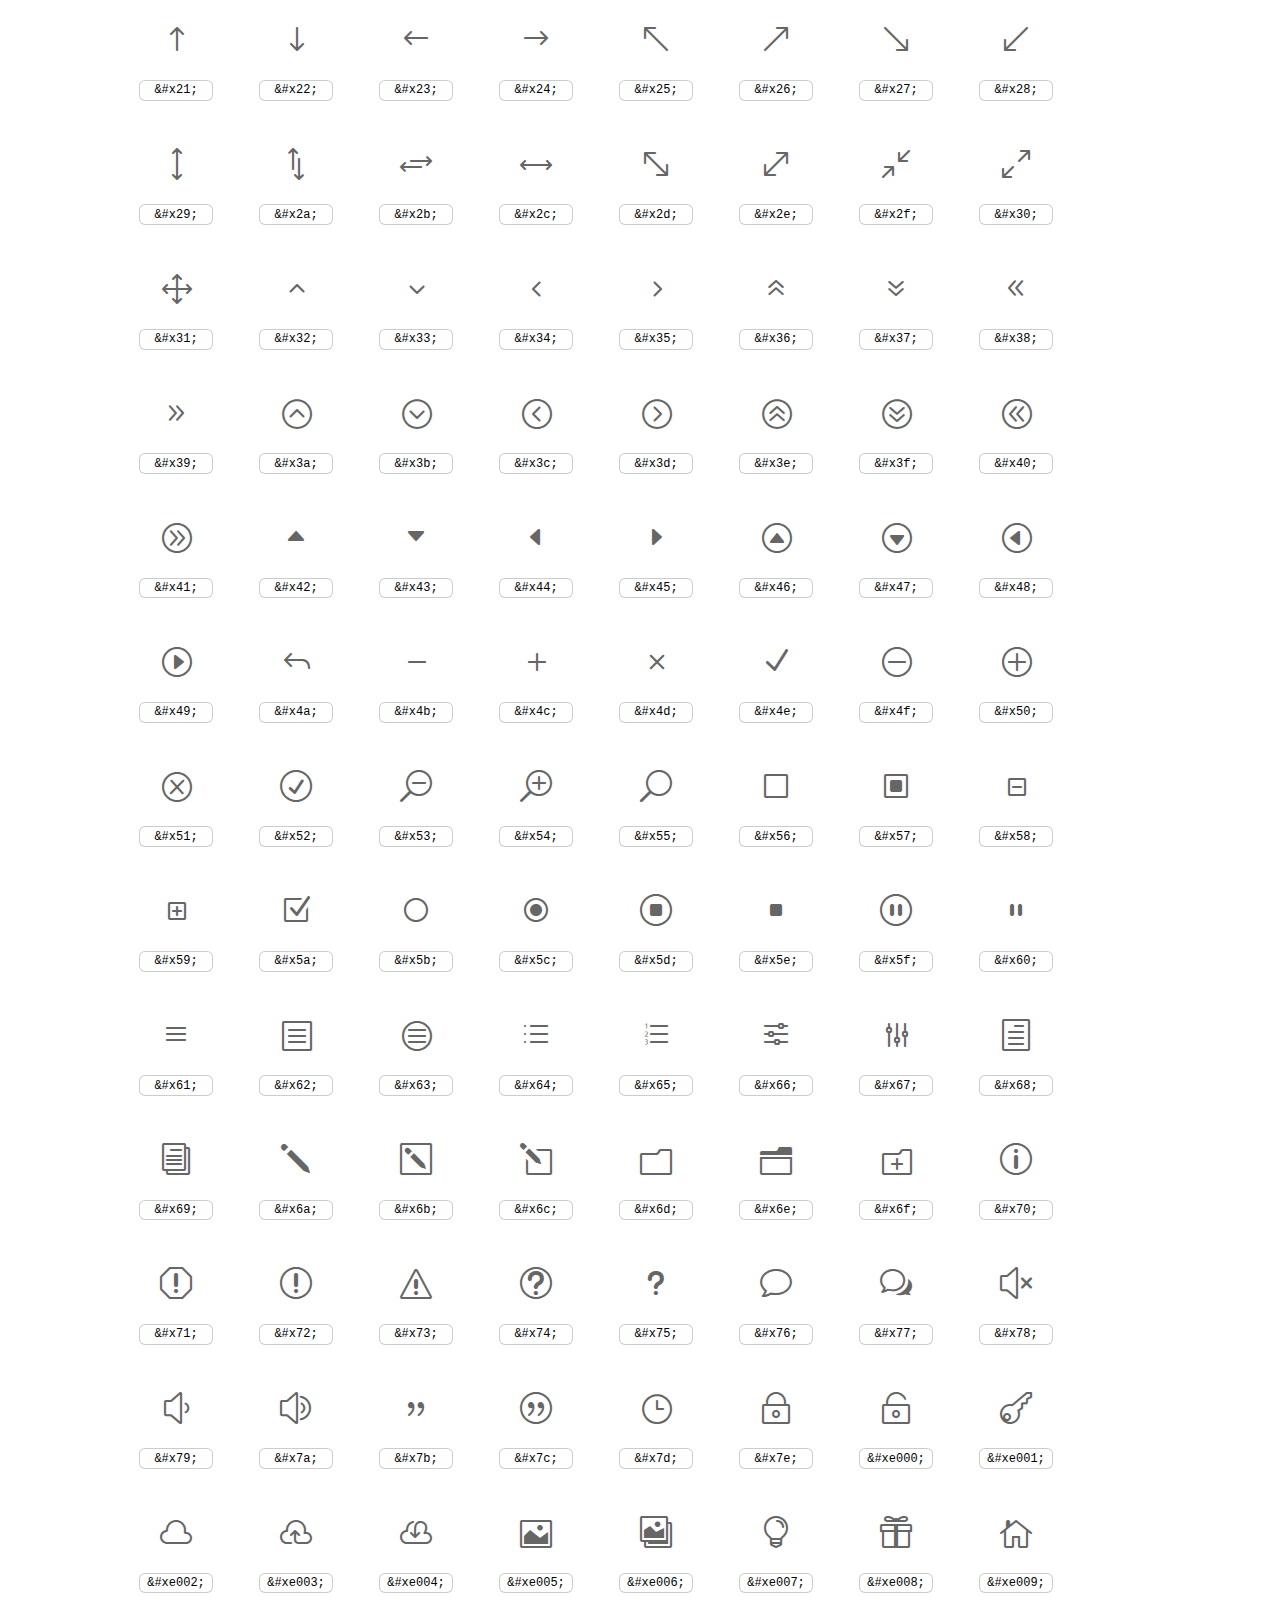
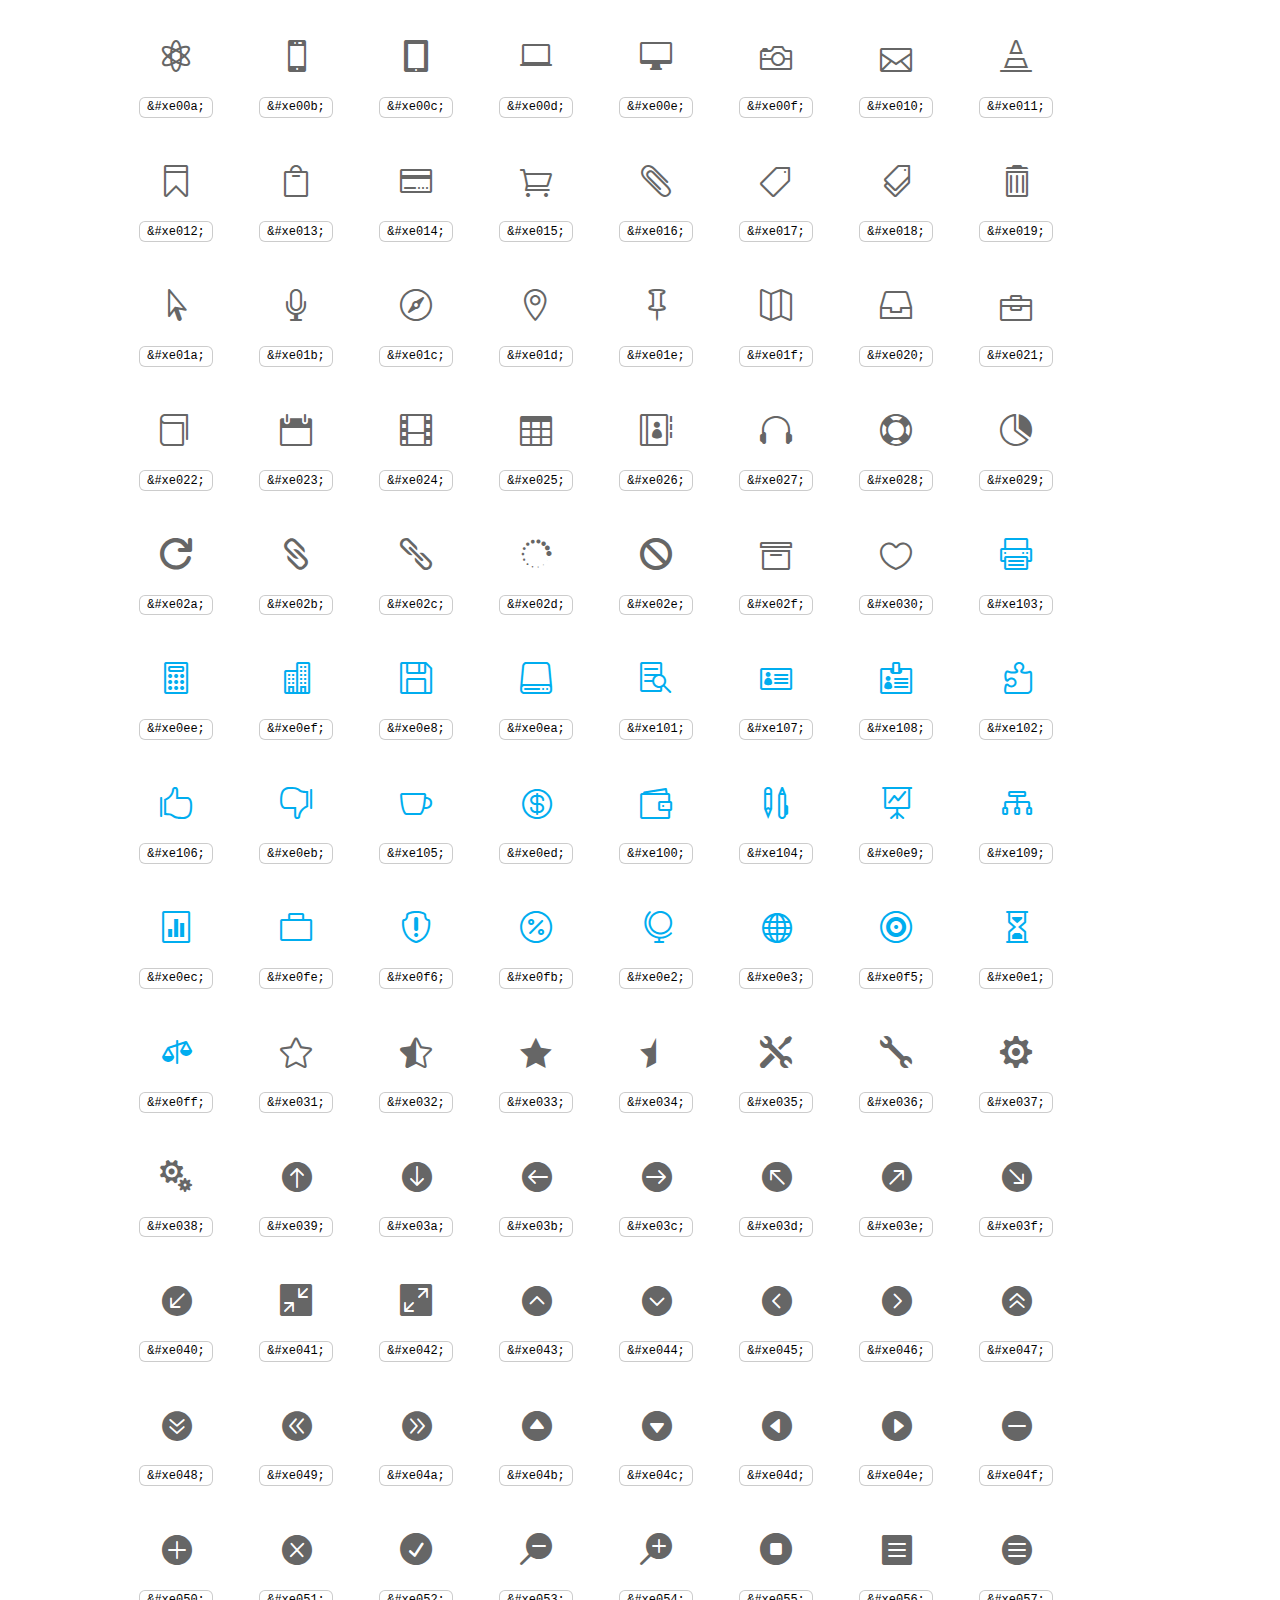
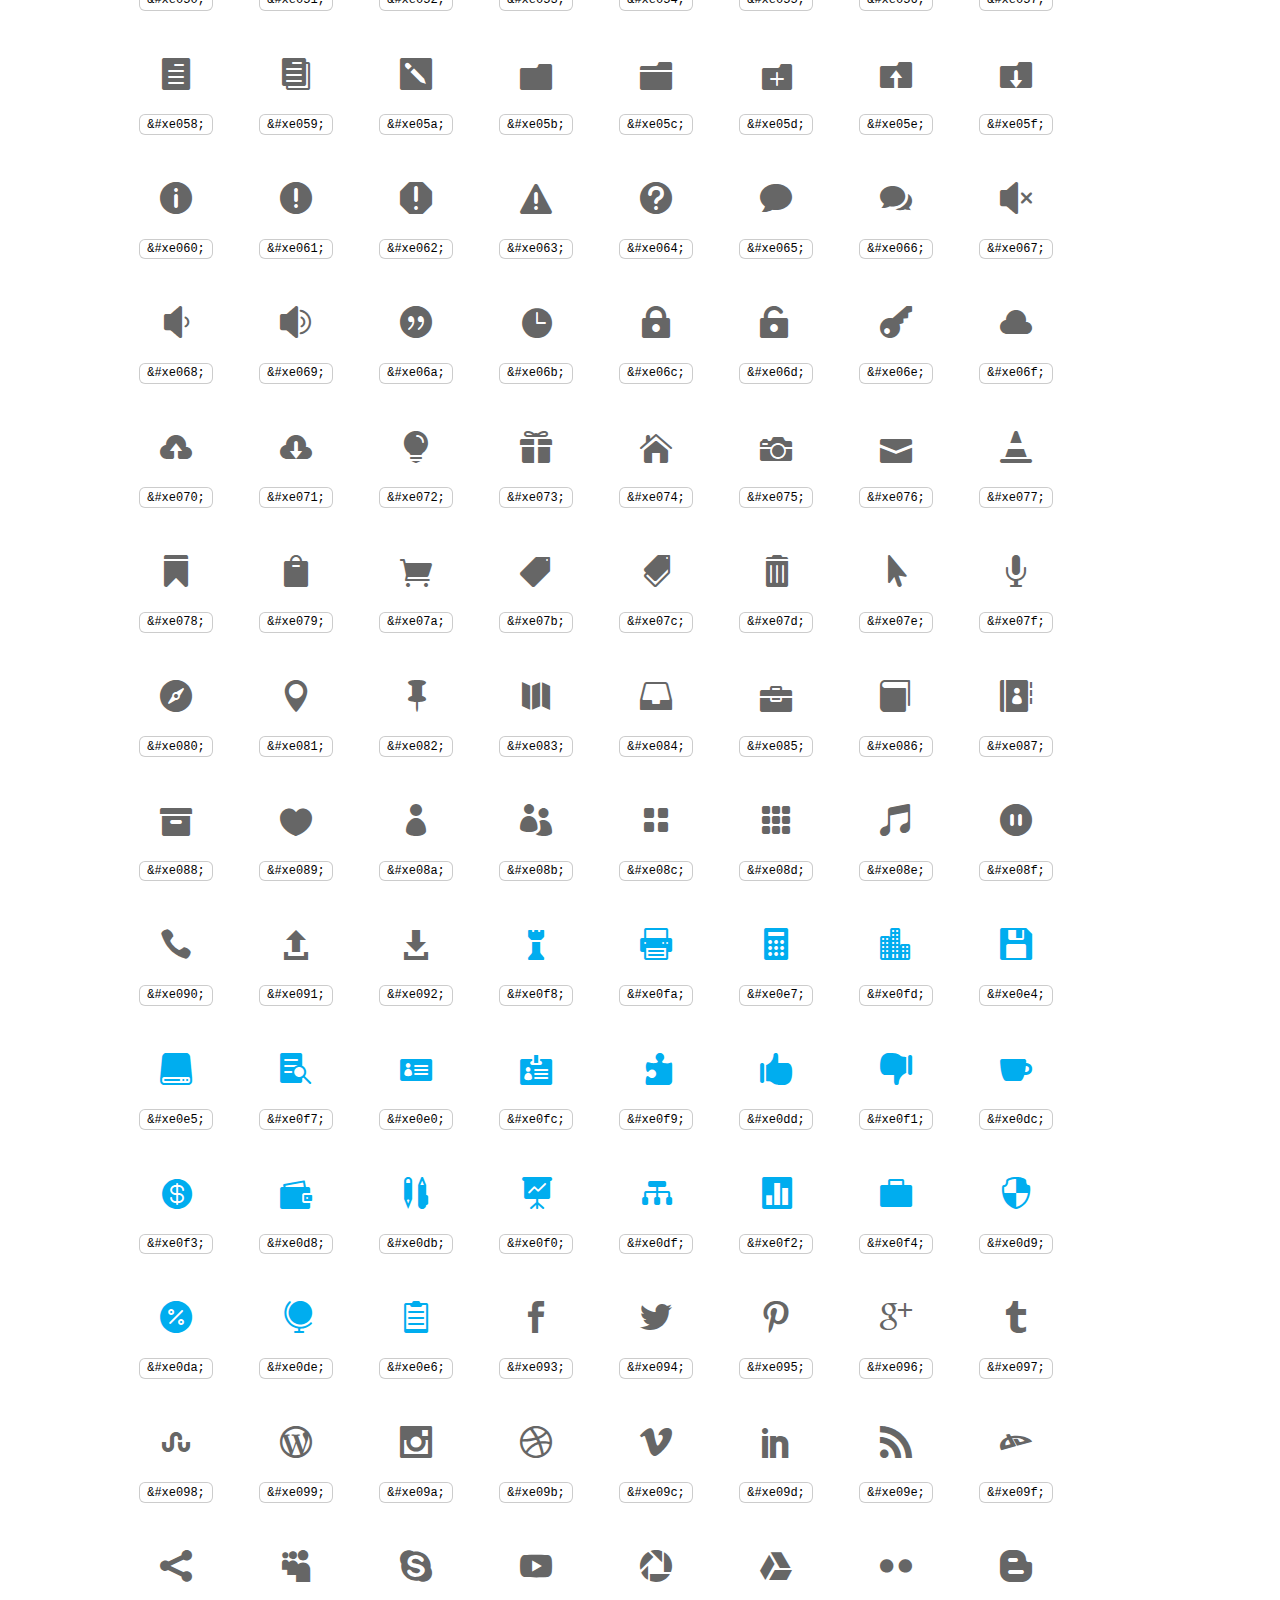
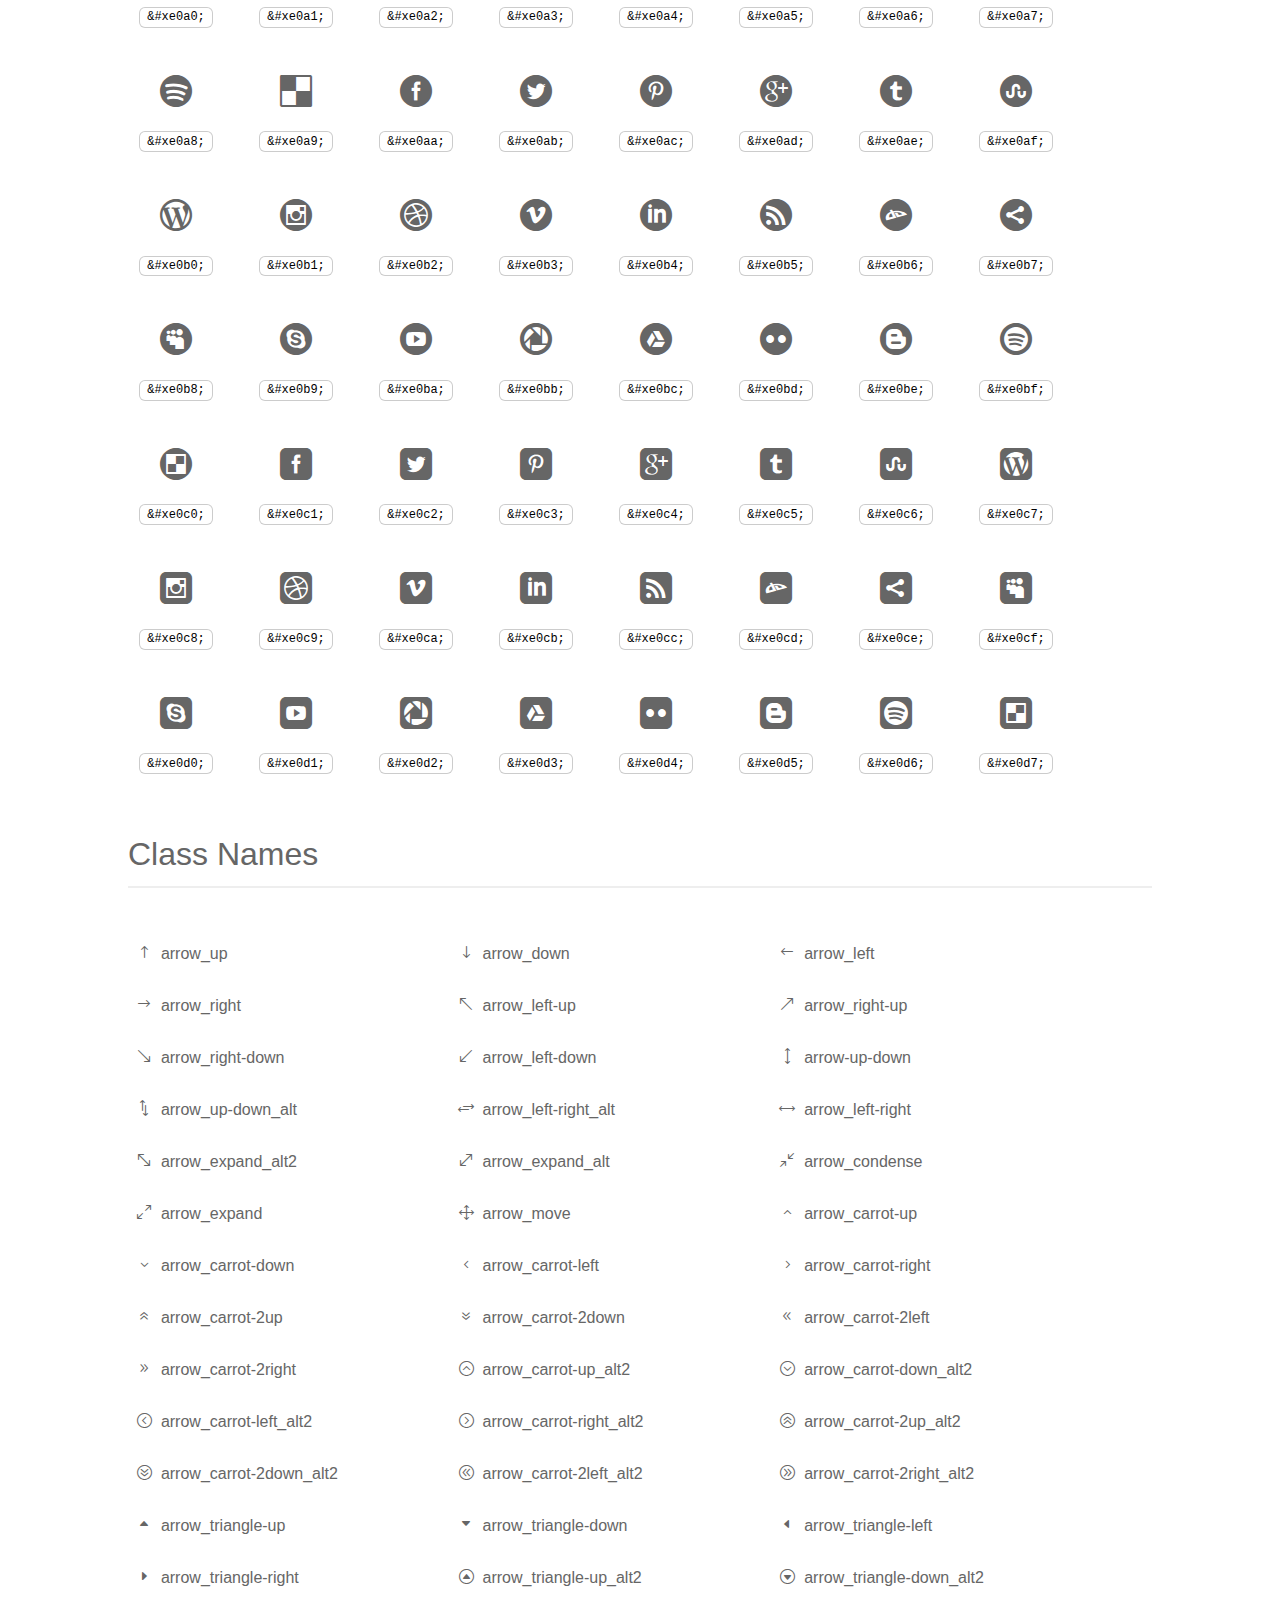
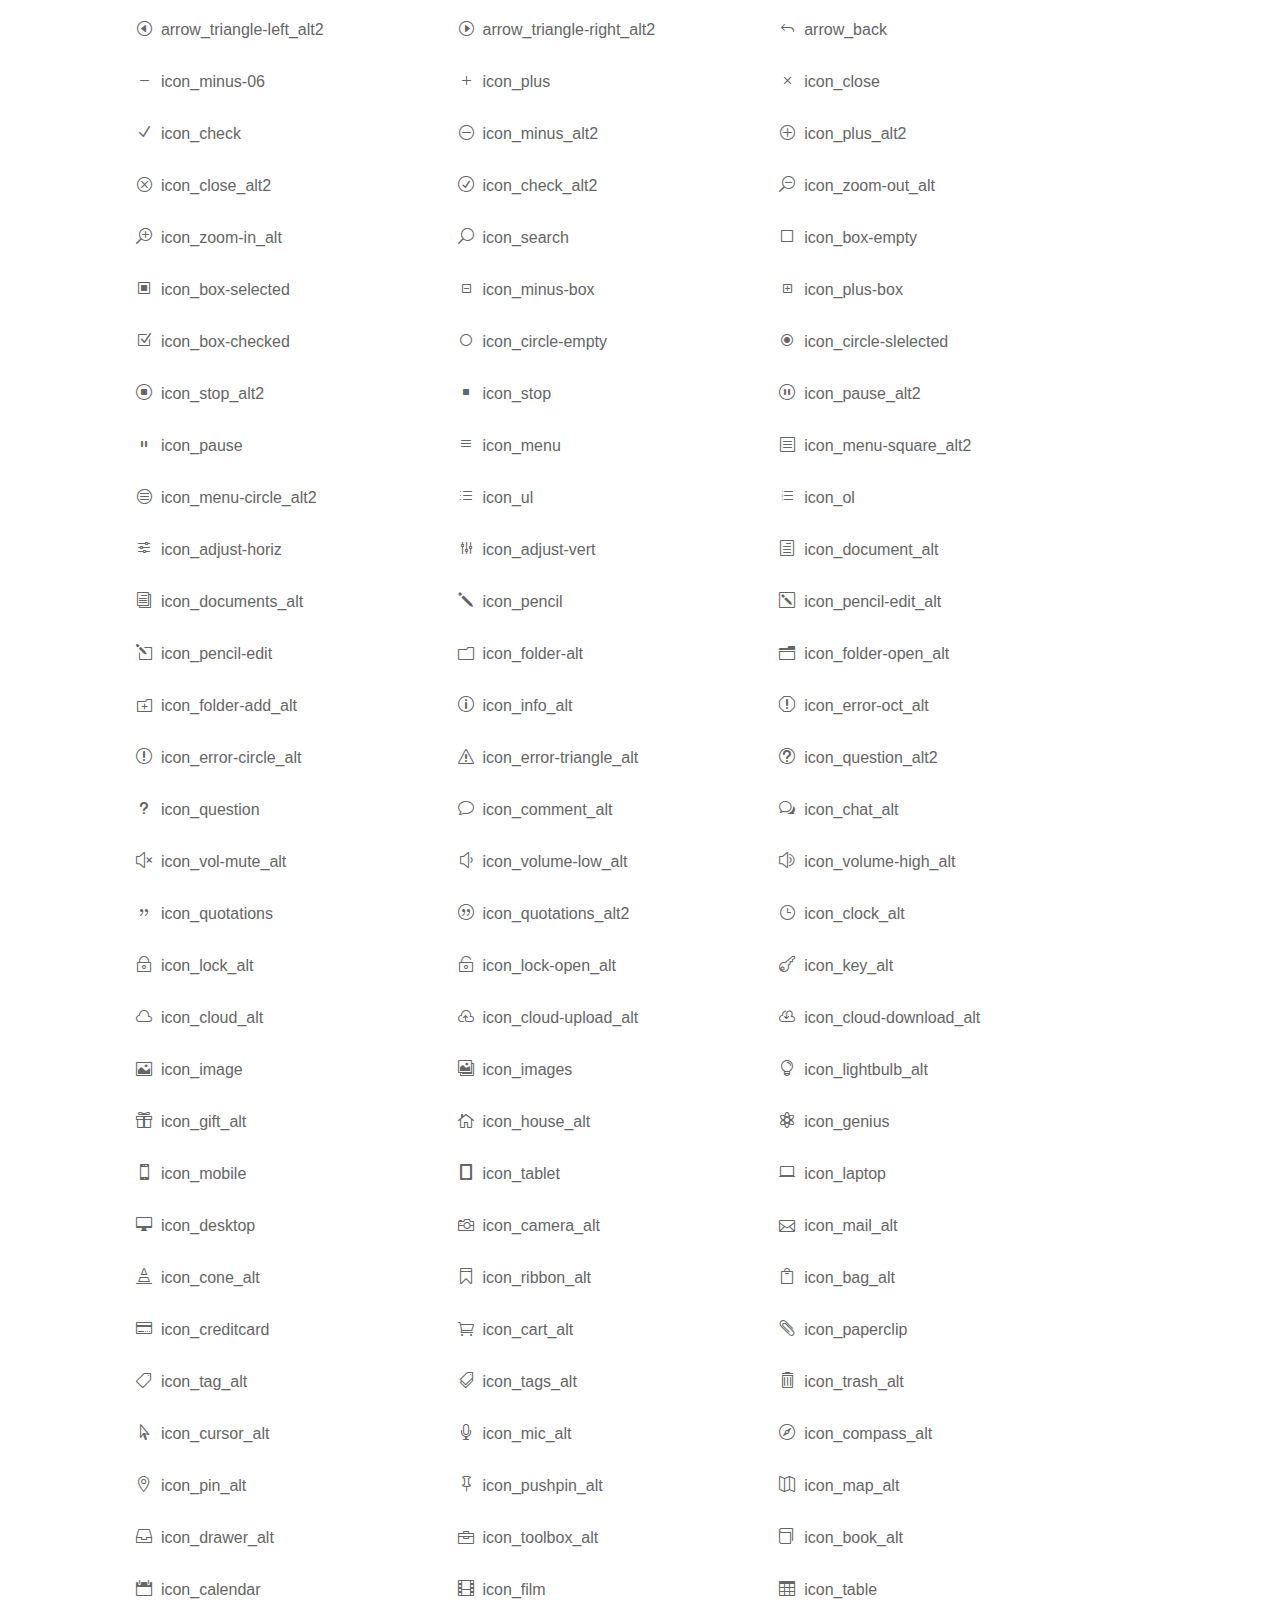
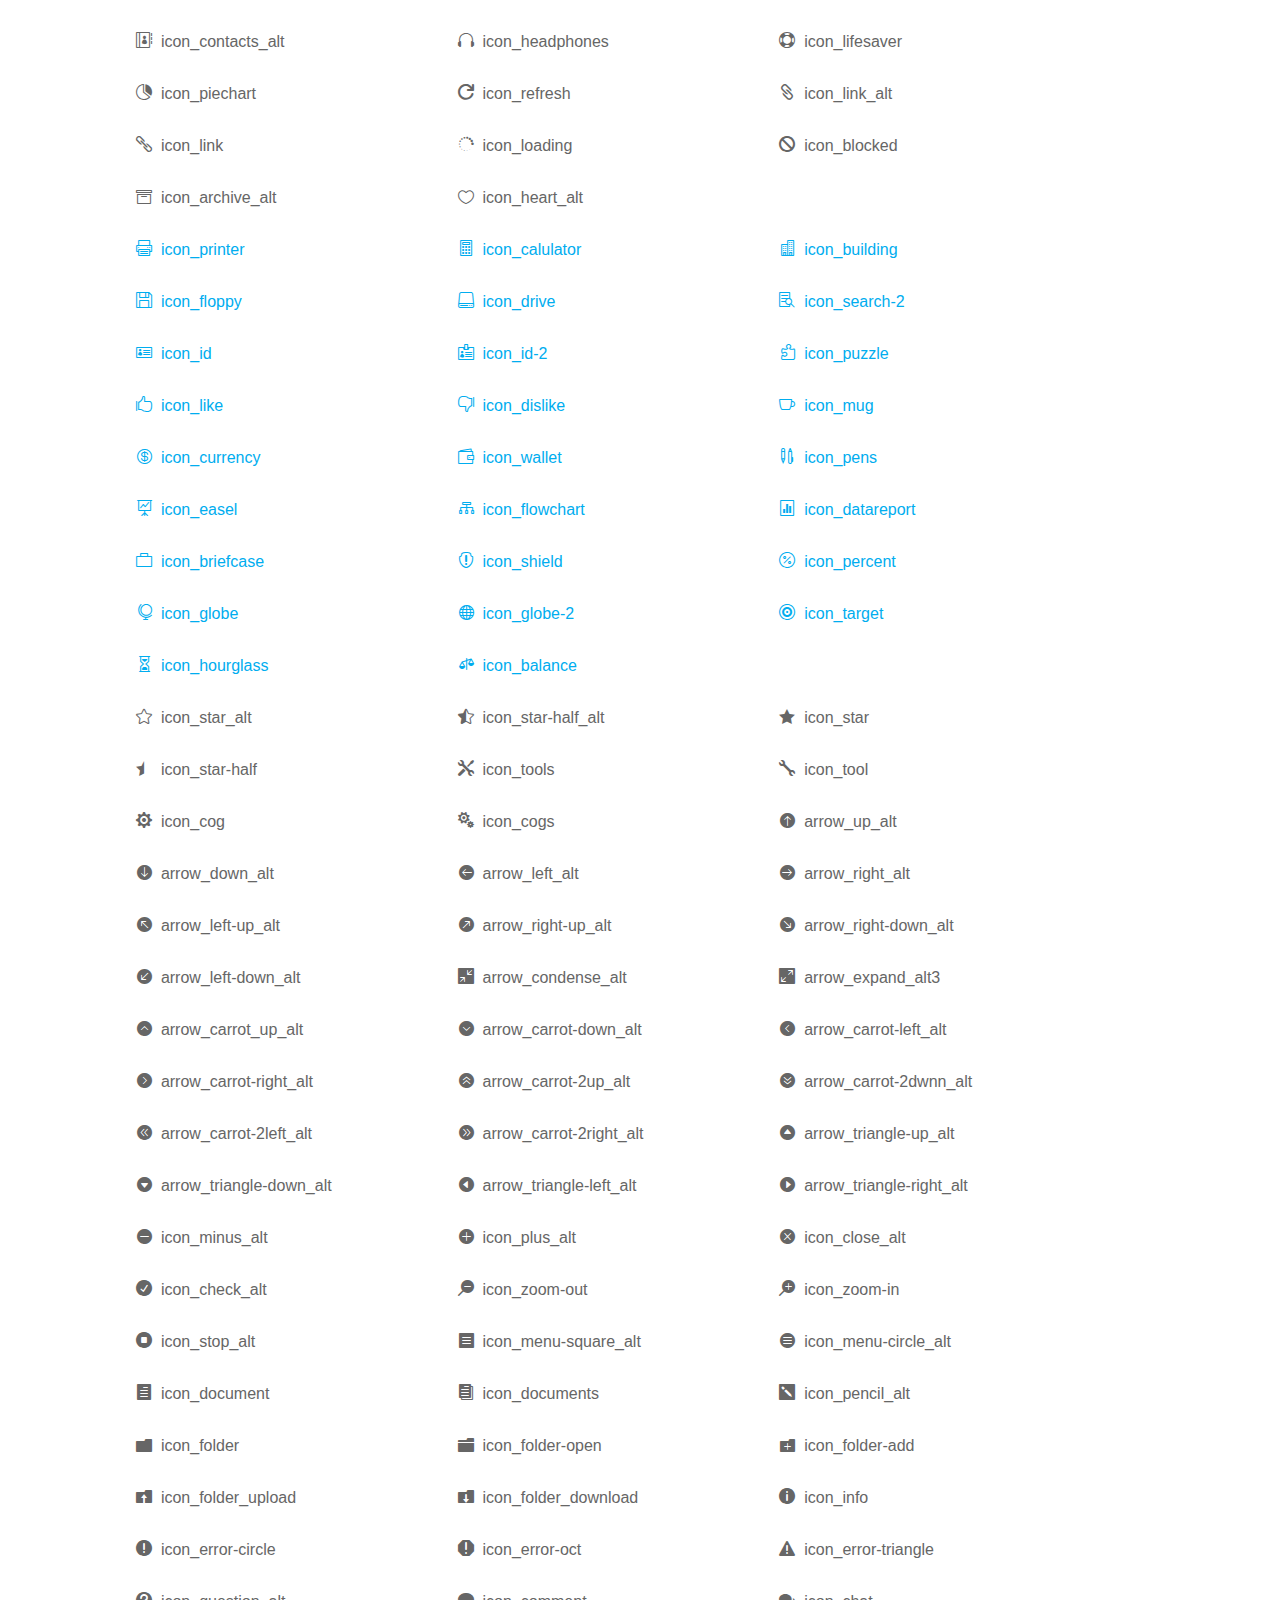
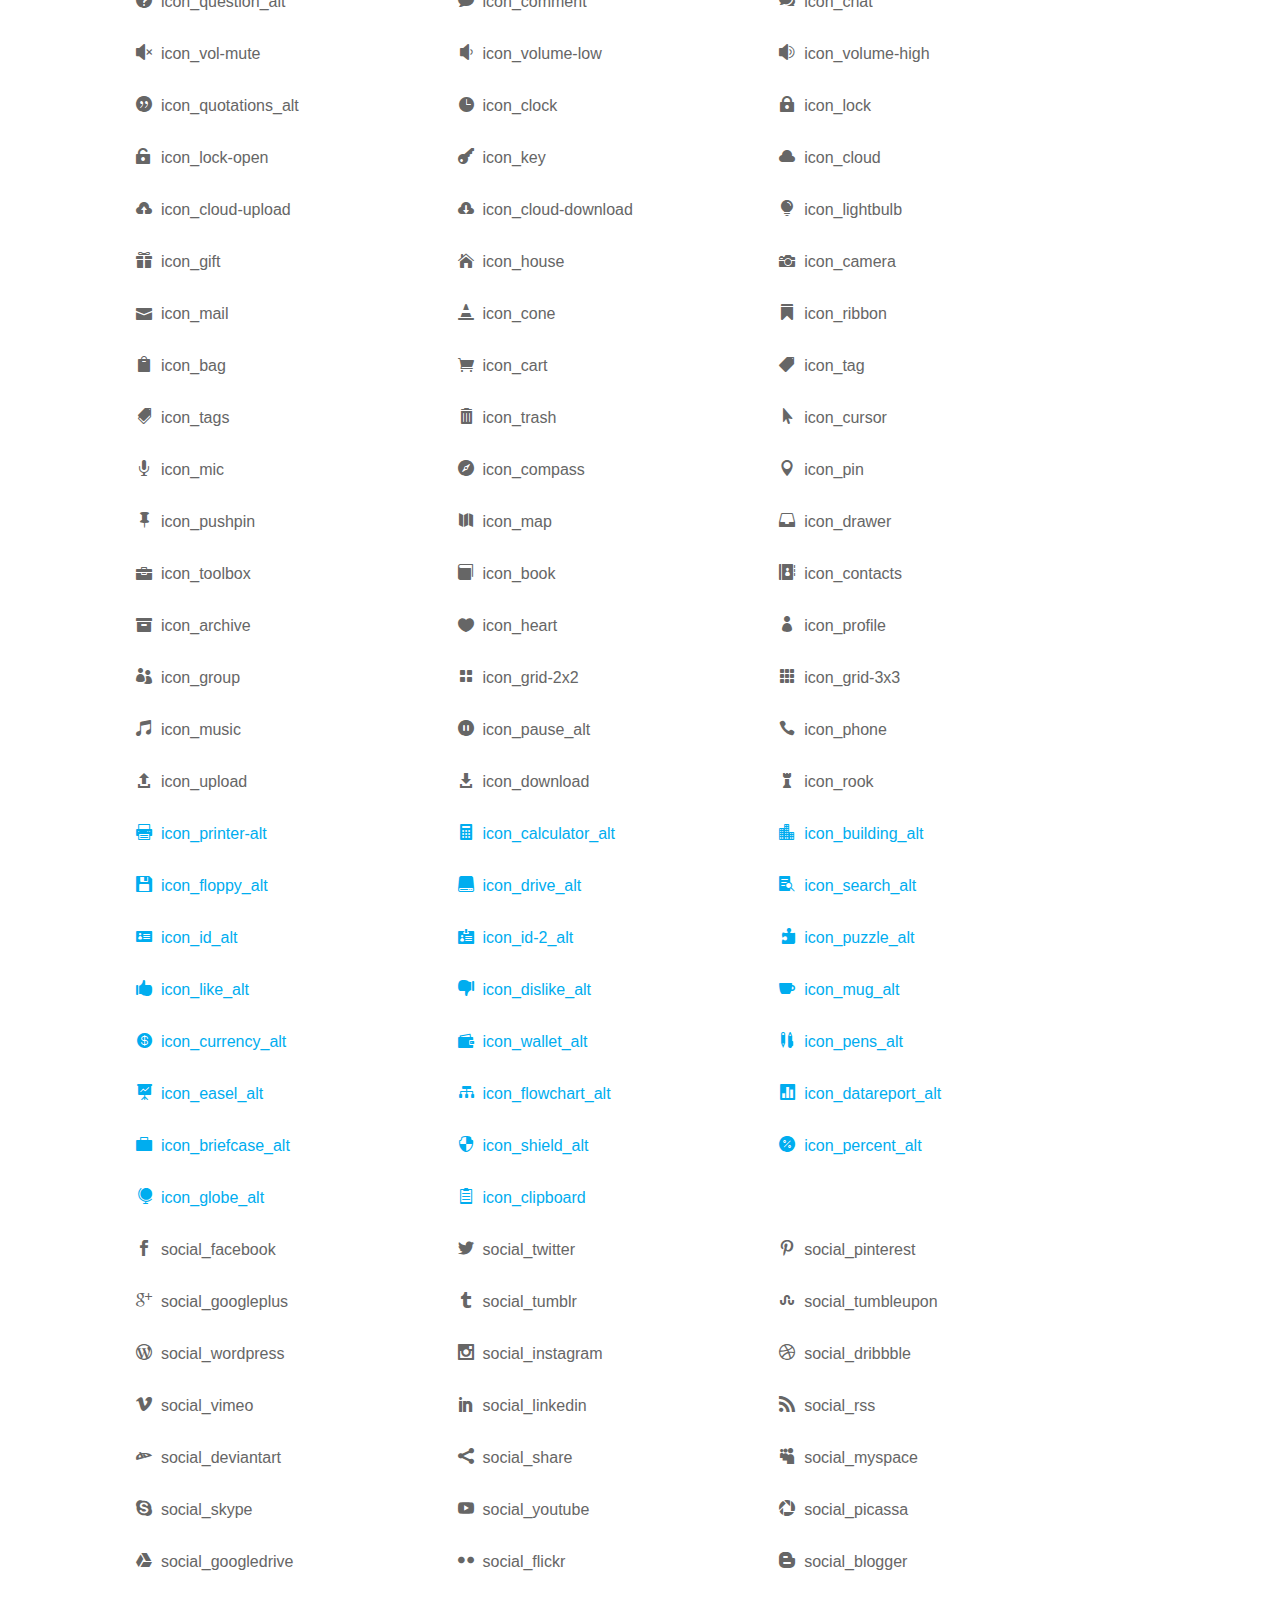
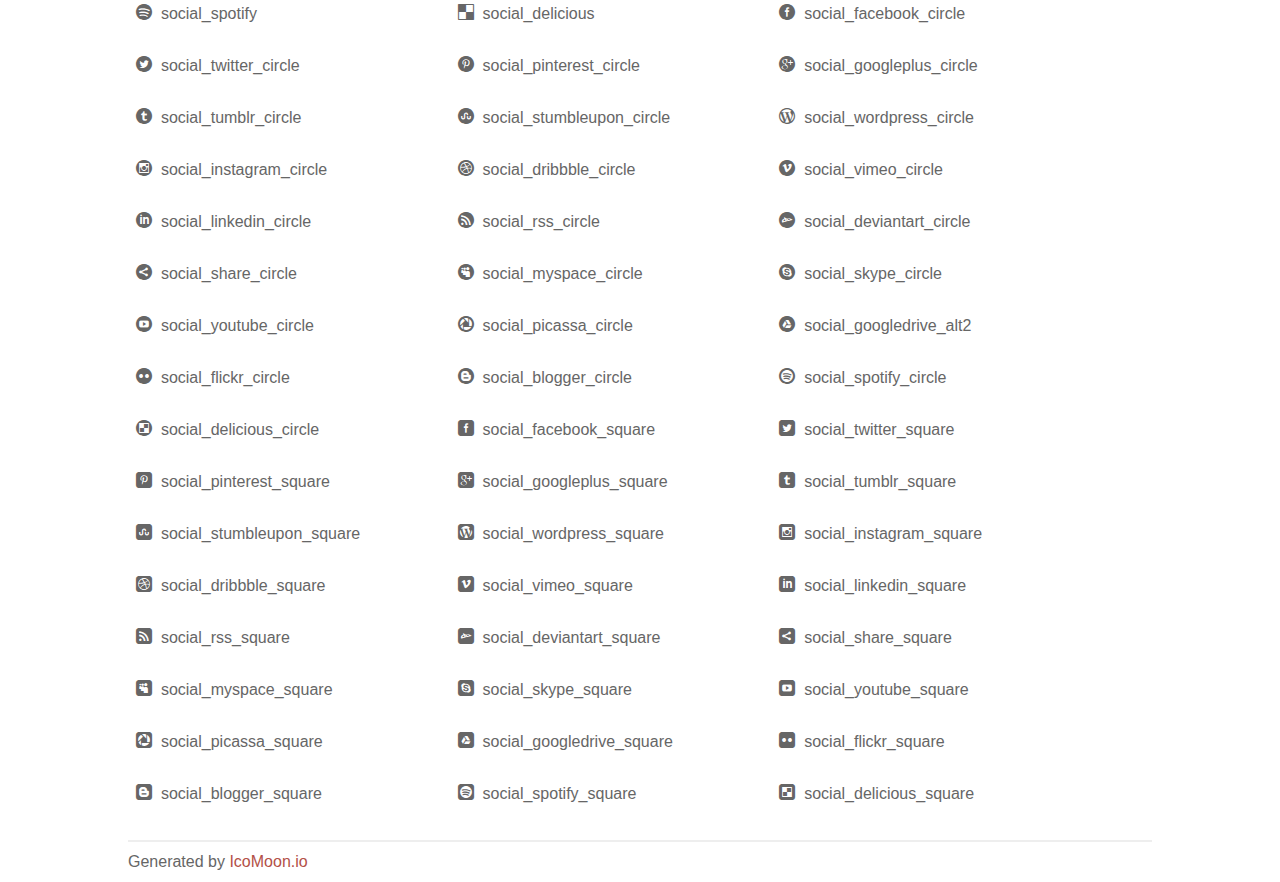
<file: css/icon_fonts/demo_icon_set_3.html>
<!doctype html>
<html>
<head>
<title>Your Font/Glyphs</title>
<link rel="stylesheet" href="css/icon_set_3.css" />
<!--[if lte IE 7]><script src="lte-ie7.js"></script><![endif]-->
<style>
	section, header, footer {display: block;}
	body {
		font-family: sans-serif;
		color: #666;
		line-height: 1.5;
		font-size: 1em;
	}
	* {
		-moz-box-sizing: border-box;
		-webkit-box-sizing: border-box;
		box-sizing: border-box;
		margin: 0;
		padding: 0;
	}
	.glyph {
		float: left;
		text-align: center;
		padding: .75em;
		margin: .4em 1.5em .75em 0;
		width: 6em;
		text-shadow: none;
	}
	
	.glyph input {
		font-family: consolas, monospace;
		font-size: 12px;
		width: 100%;
		text-align: center;
		border: 0;
		box-shadow: 0 0 0 1px #ccc;
		padding: .2em;
                -moz-border-radius: 5px;
                -webkit-border-radius: 5px;
	}
	
	

	.new {
		color:#00adef !important;
	}

	
	.w-main {
		width: 80%;
	}
	.centered {
		margin-left: auto;
		margin-right: auto;
	}
	.fs1 {
		font-size: 2em;
	}
	header {
		margin: 2em 0;
		padding-bottom: .5em;
		color: #666;
		box-shadow: 0 2px #eee;
	}
	header h1 {
		font-size: 2em;
		font-weight: normal;
	}
	.clearfix:before, .clearfix:after { content: ""; display: table; }
	.clearfix:after, .clear { clear: both; }
	footer {
		margin-top: 2em;
		padding: .5em 0;
		box-shadow: 0 -2px #eee;
	}
	a, a:visited {
		color: #B35047;
		text-decoration: none;
	}
	a:hover, a:focus {color: #000;}
	
	.box1 {
		font-size: 16px;
		display: inline-block;
		width: 30%;
		padding: .25em .5em;
		margin: 20px 10px 0 0;
	}
</style>
</head>
<body>

	<div class="w-main centered">
	<section class="mtm clearfix" id="glyphs">
	<div class="glyph">
		<div class="fs1" aria-hidden="true" data-icon="&#x21;"></div>
		<input type="text" readonly value="&amp;#x21;" />
	</div>
	<div class="glyph">
		<div class="fs1" aria-hidden="true" data-icon="&#x22;"></div>
		<input type="text" readonly value="&amp;#x22;" />
	</div>
	<div class="glyph">
		<div class="fs1" aria-hidden="true" data-icon="&#x23;"></div>
		<input type="text" readonly value="&amp;#x23;" />
	</div>
	<div class="glyph">
		<div class="fs1" aria-hidden="true" data-icon="&#x24;"></div>
		<input type="text" readonly value="&amp;#x24;" />
	</div>
	<div class="glyph">
		<div class="fs1" aria-hidden="true" data-icon="&#x25;"></div>
		<input type="text" readonly value="&amp;#x25;" />
	</div>
	<div class="glyph">
		<div class="fs1" aria-hidden="true" data-icon="&#x26;"></div>
		<input type="text" readonly value="&amp;#x26;" />
	</div>
	<div class="glyph">
		<div class="fs1" aria-hidden="true" data-icon="&#x27;"></div>
		<input type="text" readonly value="&amp;#x27;" />
	</div>
	<div class="glyph">
		<div class="fs1" aria-hidden="true" data-icon="&#x28;"></div>
		<input type="text" readonly value="&amp;#x28;" />
	</div>
	<div class="glyph">
		<div class="fs1" aria-hidden="true" data-icon="&#x29;"></div>
		<input type="text" readonly value="&amp;#x29;" />
	</div>
	<div class="glyph">
		<div class="fs1" aria-hidden="true" data-icon="&#x2a;"></div>
		<input type="text" readonly value="&amp;#x2a;" />
	</div>
	<div class="glyph">
		<div class="fs1" aria-hidden="true" data-icon="&#x2b;"></div>
		<input type="text" readonly value="&amp;#x2b;" />
	</div>
	<div class="glyph">
		<div class="fs1" aria-hidden="true" data-icon="&#x2c;"></div>
		<input type="text" readonly value="&amp;#x2c;" />
	</div>
	<div class="glyph">
		<div class="fs1" aria-hidden="true" data-icon="&#x2d;"></div>
		<input type="text" readonly value="&amp;#x2d;" />
	</div>
	<div class="glyph">
		<div class="fs1" aria-hidden="true" data-icon="&#x2e;"></div>
		<input type="text" readonly value="&amp;#x2e;" />
	</div>
	<div class="glyph">
		<div class="fs1" aria-hidden="true" data-icon="&#x2f;"></div>
		<input type="text" readonly value="&amp;#x2f;" />
	</div>
	<div class="glyph">
		<div class="fs1" aria-hidden="true" data-icon="&#x30;"></div>
		<input type="text" readonly value="&amp;#x30;" />
	</div>
	<div class="glyph">
		<div class="fs1" aria-hidden="true" data-icon="&#x31;"></div>
		<input type="text" readonly value="&amp;#x31;" />
	</div>
	<div class="glyph">
		<div class="fs1" aria-hidden="true" data-icon="&#x32;"></div>
		<input type="text" readonly value="&amp;#x32;" />
	</div>
	<div class="glyph">
		<div class="fs1" aria-hidden="true" data-icon="&#x33;"></div>
		<input type="text" readonly value="&amp;#x33;" />
	</div>
	<div class="glyph">
		<div class="fs1" aria-hidden="true" data-icon="&#x34;"></div>
		<input type="text" readonly value="&amp;#x34;" />
	</div>
	<div class="glyph">
		<div class="fs1" aria-hidden="true" data-icon="&#x35;"></div>
		<input type="text" readonly value="&amp;#x35;" />
	</div>
	<div class="glyph">
		<div class="fs1" aria-hidden="true" data-icon="&#x36;"></div>
		<input type="text" readonly value="&amp;#x36;" />
	</div>
	<div class="glyph">
		<div class="fs1" aria-hidden="true" data-icon="&#x37;"></div>
		<input type="text" readonly value="&amp;#x37;" />
	</div>
	<div class="glyph">
		<div class="fs1" aria-hidden="true" data-icon="&#x38;"></div>
		<input type="text" readonly value="&amp;#x38;" />
	</div>
	<div class="glyph">
		<div class="fs1" aria-hidden="true" data-icon="&#x39;"></div>
		<input type="text" readonly value="&amp;#x39;" />
	</div>
	<div class="glyph">
		<div class="fs1" aria-hidden="true" data-icon="&#x3a;"></div>
		<input type="text" readonly value="&amp;#x3a;" />
	</div>
	<div class="glyph">
		<div class="fs1" aria-hidden="true" data-icon="&#x3b;"></div>
		<input type="text" readonly value="&amp;#x3b;" />
	</div>
	<div class="glyph">
		<div class="fs1" aria-hidden="true" data-icon="&#x3c;"></div>
		<input type="text" readonly value="&amp;#x3c;" />
	</div>
	<div class="glyph">
		<div class="fs1" aria-hidden="true" data-icon="&#x3d;"></div>
		<input type="text" readonly value="&amp;#x3d;" />
	</div>
	<div class="glyph">
		<div class="fs1" aria-hidden="true" data-icon="&#x3e;"></div>
		<input type="text" readonly value="&amp;#x3e;" />
	</div>
	<div class="glyph">
		<div class="fs1" aria-hidden="true" data-icon="&#x3f;"></div>
		<input type="text" readonly value="&amp;#x3f;" />
	</div>
	<div class="glyph">
		<div class="fs1" aria-hidden="true" data-icon="&#x40;"></div>
		<input type="text" readonly value="&amp;#x40;" />
	</div>
	<div class="glyph">
		<div class="fs1" aria-hidden="true" data-icon="&#x41;"></div>
		<input type="text" readonly value="&amp;#x41;" />
	</div>
	<div class="glyph">
		<div class="fs1" aria-hidden="true" data-icon="&#x42;"></div>
		<input type="text" readonly value="&amp;#x42;" />
	</div>
	<div class="glyph">
		<div class="fs1" aria-hidden="true" data-icon="&#x43;"></div>
		<input type="text" readonly value="&amp;#x43;" />
	</div>
	<div class="glyph">
		<div class="fs1" aria-hidden="true" data-icon="&#x44;"></div>
		<input type="text" readonly value="&amp;#x44;" />
	</div>
	<div class="glyph">
		<div class="fs1" aria-hidden="true" data-icon="&#x45;"></div>
		<input type="text" readonly value="&amp;#x45;" />
	</div>
	<div class="glyph">
		<div class="fs1" aria-hidden="true" data-icon="&#x46;"></div>
		<input type="text" readonly value="&amp;#x46;" />
	</div>
	<div class="glyph">
		<div class="fs1" aria-hidden="true" data-icon="&#x47;"></div>
		<input type="text" readonly value="&amp;#x47;" />
	</div>
	<div class="glyph">
		<div class="fs1" aria-hidden="true" data-icon="&#x48;"></div>
		<input type="text" readonly value="&amp;#x48;" />
	</div>
	<div class="glyph">
		<div class="fs1" aria-hidden="true" data-icon="&#x49;"></div>
		<input type="text" readonly value="&amp;#x49;" />
	</div>
	<div class="glyph">
		<div class="fs1" aria-hidden="true" data-icon="&#x4a;"></div>
		<input type="text" readonly value="&amp;#x4a;" />
	</div>
	<div class="glyph">
		<div class="fs1" aria-hidden="true" data-icon="&#x4b;"></div>
		<input type="text" readonly value="&amp;#x4b;" />
	</div>
	<div class="glyph">
		<div class="fs1" aria-hidden="true" data-icon="&#x4c;"></div>
		<input type="text" readonly value="&amp;#x4c;" />
	</div>
	<div class="glyph">
		<div class="fs1" aria-hidden="true" data-icon="&#x4d;"></div>
		<input type="text" readonly value="&amp;#x4d;" />
	</div>
	<div class="glyph">
		<div class="fs1" aria-hidden="true" data-icon="&#x4e;"></div>
		<input type="text" readonly value="&amp;#x4e;" />
	</div>
	<div class="glyph">
		<div class="fs1" aria-hidden="true" data-icon="&#x4f;"></div>
		<input type="text" readonly value="&amp;#x4f;" />
	</div>
	<div class="glyph">
		<div class="fs1" aria-hidden="true" data-icon="&#x50;"></div>
		<input type="text" readonly value="&amp;#x50;" />
	</div>
	<div class="glyph">
		<div class="fs1" aria-hidden="true" data-icon="&#x51;"></div>
		<input type="text" readonly value="&amp;#x51;" />
	</div>
	<div class="glyph">
		<div class="fs1" aria-hidden="true" data-icon="&#x52;"></div>
		<input type="text" readonly value="&amp;#x52;" />
	</div>
	<div class="glyph">
		<div class="fs1" aria-hidden="true" data-icon="&#x53;"></div>
		<input type="text" readonly value="&amp;#x53;" />
	</div>
	<div class="glyph">
		<div class="fs1" aria-hidden="true" data-icon="&#x54;"></div>
		<input type="text" readonly value="&amp;#x54;" />
	</div>
	<div class="glyph">
		<div class="fs1" aria-hidden="true" data-icon="&#x55;"></div>
		<input type="text" readonly value="&amp;#x55;" />
	</div>
	<div class="glyph">
		<div class="fs1" aria-hidden="true" data-icon="&#x56;"></div>
		<input type="text" readonly value="&amp;#x56;" />
	</div>
	<div class="glyph">
		<div class="fs1" aria-hidden="true" data-icon="&#x57;"></div>
		<input type="text" readonly value="&amp;#x57;" />
	</div>
	<div class="glyph">
		<div class="fs1" aria-hidden="true" data-icon="&#x58;"></div>
		<input type="text" readonly value="&amp;#x58;" />
	</div>
	<div class="glyph">
		<div class="fs1" aria-hidden="true" data-icon="&#x59;"></div>
		<input type="text" readonly value="&amp;#x59;" />
	</div>
	<div class="glyph">
		<div class="fs1" aria-hidden="true" data-icon="&#x5a;"></div>
		<input type="text" readonly value="&amp;#x5a;" />
	</div>
	<div class="glyph">
		<div class="fs1" aria-hidden="true" data-icon="&#x5b;"></div>
		<input type="text" readonly value="&amp;#x5b;" />
	</div>
	<div class="glyph">
		<div class="fs1" aria-hidden="true" data-icon="&#x5c;"></div>
		<input type="text" readonly value="&amp;#x5c;" />
	</div>
	<div class="glyph">
		<div class="fs1" aria-hidden="true" data-icon="&#x5d;"></div>
		<input type="text" readonly value="&amp;#x5d;" />
	</div>
	<div class="glyph">
		<div class="fs1" aria-hidden="true" data-icon="&#x5e;"></div>
		<input type="text" readonly value="&amp;#x5e;" />
	</div>
	<div class="glyph">
		<div class="fs1" aria-hidden="true" data-icon="&#x5f;"></div>
		<input type="text" readonly value="&amp;#x5f;" />
	</div>
	<div class="glyph">
		<div class="fs1" aria-hidden="true" data-icon="&#x60;"></div>
		<input type="text" readonly value="&amp;#x60;" />
	</div>
	<div class="glyph">
		<div class="fs1" aria-hidden="true" data-icon="&#x61;"></div>
		<input type="text" readonly value="&amp;#x61;" />
	</div>
	<div class="glyph">
		<div class="fs1" aria-hidden="true" data-icon="&#x62;"></div>
		<input type="text" readonly value="&amp;#x62;" />
	</div>
	<div class="glyph">
		<div class="fs1" aria-hidden="true" data-icon="&#x63;"></div>
		<input type="text" readonly value="&amp;#x63;" />
	</div>
	<div class="glyph">
		<div class="fs1" aria-hidden="true" data-icon="&#x64;"></div>
		<input type="text" readonly value="&amp;#x64;" />
	</div>
	<div class="glyph">
		<div class="fs1" aria-hidden="true" data-icon="&#x65;"></div>
		<input type="text" readonly value="&amp;#x65;" />
	</div>
	<div class="glyph">
		<div class="fs1" aria-hidden="true" data-icon="&#x66;"></div>
		<input type="text" readonly value="&amp;#x66;" />
	</div>
	<div class="glyph">
		<div class="fs1" aria-hidden="true" data-icon="&#x67;"></div>
		<input type="text" readonly value="&amp;#x67;" />
	</div>
	<div class="glyph">
		<div class="fs1" aria-hidden="true" data-icon="&#x68;"></div>
		<input type="text" readonly value="&amp;#x68;" />
	</div>
	<div class="glyph">
		<div class="fs1" aria-hidden="true" data-icon="&#x69;"></div>
		<input type="text" readonly value="&amp;#x69;" />
	</div>
	<div class="glyph">
		<div class="fs1" aria-hidden="true" data-icon="&#x6a;"></div>
		<input type="text" readonly value="&amp;#x6a;" />
	</div>
	<div class="glyph">
		<div class="fs1" aria-hidden="true" data-icon="&#x6b;"></div>
		<input type="text" readonly value="&amp;#x6b;" />
	</div>
	<div class="glyph">
		<div class="fs1" aria-hidden="true" data-icon="&#x6c;"></div>
		<input type="text" readonly value="&amp;#x6c;" />
	</div>
	<div class="glyph">
		<div class="fs1" aria-hidden="true" data-icon="&#x6d;"></div>
		<input type="text" readonly value="&amp;#x6d;" />
	</div>
	<div class="glyph">
		<div class="fs1" aria-hidden="true" data-icon="&#x6e;"></div>
		<input type="text" readonly value="&amp;#x6e;" />
	</div>
	<div class="glyph">
		<div class="fs1" aria-hidden="true" data-icon="&#x6f;"></div>
		<input type="text" readonly value="&amp;#x6f;" />
	</div>
	<div class="glyph">
		<div class="fs1" aria-hidden="true" data-icon="&#x70;"></div>
		<input type="text" readonly value="&amp;#x70;" />
	</div>
	<div class="glyph">
		<div class="fs1" aria-hidden="true" data-icon="&#x71;"></div>
		<input type="text" readonly value="&amp;#x71;" />
	</div>
	<div class="glyph">
		<div class="fs1" aria-hidden="true" data-icon="&#x72;"></div>
		<input type="text" readonly value="&amp;#x72;" />
	</div>
	<div class="glyph">
		<div class="fs1" aria-hidden="true" data-icon="&#x73;"></div>
		<input type="text" readonly value="&amp;#x73;" />
	</div>
	<div class="glyph">
		<div class="fs1" aria-hidden="true" data-icon="&#x74;"></div>
		<input type="text" readonly value="&amp;#x74;" />
	</div>
	<div class="glyph">
		<div class="fs1" aria-hidden="true" data-icon="&#x75;"></div>
		<input type="text" readonly value="&amp;#x75;" />
	</div>
	<div class="glyph">
		<div class="fs1" aria-hidden="true" data-icon="&#x76;"></div>
		<input type="text" readonly value="&amp;#x76;" />
	</div>
	<div class="glyph">
		<div class="fs1" aria-hidden="true" data-icon="&#x77;"></div>
		<input type="text" readonly value="&amp;#x77;" />
	</div>
	<div class="glyph">
		<div class="fs1" aria-hidden="true" data-icon="&#x78;"></div>
		<input type="text" readonly value="&amp;#x78;" />
	</div>
	<div class="glyph">
		<div class="fs1" aria-hidden="true" data-icon="&#x79;"></div>
		<input type="text" readonly value="&amp;#x79;" />
	</div>
	<div class="glyph">
		<div class="fs1" aria-hidden="true" data-icon="&#x7a;"></div>
		<input type="text" readonly value="&amp;#x7a;" />
	</div>
	<div class="glyph">
		<div class="fs1" aria-hidden="true" data-icon="&#x7b;"></div>
		<input type="text" readonly value="&amp;#x7b;" />
	</div>
	<div class="glyph">
		<div class="fs1" aria-hidden="true" data-icon="&#x7c;"></div>
		<input type="text" readonly value="&amp;#x7c;" />
	</div>
	<div class="glyph">
		<div class="fs1" aria-hidden="true" data-icon="&#x7d;"></div>
		<input type="text" readonly value="&amp;#x7d;" />
	</div>
	<div class="glyph">
		<div class="fs1" aria-hidden="true" data-icon="&#x7e;"></div>
		<input type="text" readonly value="&amp;#x7e;" />
	</div>
	<div class="glyph">
		<div class="fs1" aria-hidden="true" data-icon="&#xe000;"></div>
		<input type="text" readonly value="&amp;#xe000;" />
	</div>
	<div class="glyph">
		<div class="fs1" aria-hidden="true" data-icon="&#xe001;"></div>
		<input type="text" readonly value="&amp;#xe001;" />
	</div>
	<div class="glyph">
		<div class="fs1" aria-hidden="true" data-icon="&#xe002;"></div>
		<input type="text" readonly value="&amp;#xe002;" />
	</div>
	<div class="glyph">
		<div class="fs1" aria-hidden="true" data-icon="&#xe003;"></div>
		<input type="text" readonly value="&amp;#xe003;" />
	</div>
	<div class="glyph">
		<div class="fs1" aria-hidden="true" data-icon="&#xe004;"></div>
		<input type="text" readonly value="&amp;#xe004;" />
	</div>
	<div class="glyph">
		<div class="fs1" aria-hidden="true" data-icon="&#xe005;"></div>
		<input type="text" readonly value="&amp;#xe005;" />
	</div>
	<div class="glyph">
		<div class="fs1" aria-hidden="true" data-icon="&#xe006;"></div>
		<input type="text" readonly value="&amp;#xe006;" />
	</div>
	<div class="glyph">
		<div class="fs1" aria-hidden="true" data-icon="&#xe007;"></div>
		<input type="text" readonly value="&amp;#xe007;" />
	</div>
	<div class="glyph">
		<div class="fs1" aria-hidden="true" data-icon="&#xe008;"></div>
		<input type="text" readonly value="&amp;#xe008;" />
	</div>
	<div class="glyph">
		<div class="fs1" aria-hidden="true" data-icon="&#xe009;"></div>
		<input type="text" readonly value="&amp;#xe009;" />
	</div>
	<div class="glyph">
		<div class="fs1" aria-hidden="true" data-icon="&#xe00a;"></div>
		<input type="text" readonly value="&amp;#xe00a;" />
	</div>
	<div class="glyph">
		<div class="fs1" aria-hidden="true" data-icon="&#xe00b;"></div>
		<input type="text" readonly value="&amp;#xe00b;" />
	</div>
	<div class="glyph">
		<div class="fs1" aria-hidden="true" data-icon="&#xe00c;"></div>
		<input type="text" readonly value="&amp;#xe00c;" />
	</div>
	<div class="glyph">
		<div class="fs1" aria-hidden="true" data-icon="&#xe00d;"></div>
		<input type="text" readonly value="&amp;#xe00d;" />
	</div>
	<div class="glyph">
		<div class="fs1" aria-hidden="true" data-icon="&#xe00e;"></div>
		<input type="text" readonly value="&amp;#xe00e;" />
	</div>
	<div class="glyph">
		<div class="fs1" aria-hidden="true" data-icon="&#xe00f;"></div>
		<input type="text" readonly value="&amp;#xe00f;" />
	</div>
	<div class="glyph">
		<div class="fs1" aria-hidden="true" data-icon="&#xe010;"></div>
		<input type="text" readonly value="&amp;#xe010;" />
	</div>
	<div class="glyph">
		<div class="fs1" aria-hidden="true" data-icon="&#xe011;"></div>
		<input type="text" readonly value="&amp;#xe011;" />
	</div>
	<div class="glyph">
		<div class="fs1" aria-hidden="true" data-icon="&#xe012;"></div>
		<input type="text" readonly value="&amp;#xe012;" />
	</div>
	<div class="glyph">
		<div class="fs1" aria-hidden="true" data-icon="&#xe013;"></div>
		<input type="text" readonly value="&amp;#xe013;" />
	</div>
	<div class="glyph">
		<div class="fs1" aria-hidden="true" data-icon="&#xe014;"></div>
		<input type="text" readonly value="&amp;#xe014;" />
	</div>
	<div class="glyph">
		<div class="fs1" aria-hidden="true" data-icon="&#xe015;"></div>
		<input type="text" readonly value="&amp;#xe015;" />
	</div>
	<div class="glyph">
		<div class="fs1" aria-hidden="true" data-icon="&#xe016;"></div>
		<input type="text" readonly value="&amp;#xe016;" />
	</div>
	<div class="glyph">
		<div class="fs1" aria-hidden="true" data-icon="&#xe017;"></div>
		<input type="text" readonly value="&amp;#xe017;" />
	</div>
	<div class="glyph">
		<div class="fs1" aria-hidden="true" data-icon="&#xe018;"></div>
		<input type="text" readonly value="&amp;#xe018;" />
	</div>
	<div class="glyph">
		<div class="fs1" aria-hidden="true" data-icon="&#xe019;"></div>
		<input type="text" readonly value="&amp;#xe019;" />
	</div>
	<div class="glyph">
		<div class="fs1" aria-hidden="true" data-icon="&#xe01a;"></div>
		<input type="text" readonly value="&amp;#xe01a;" />
	</div>
	<div class="glyph">
		<div class="fs1" aria-hidden="true" data-icon="&#xe01b;"></div>
		<input type="text" readonly value="&amp;#xe01b;" />
	</div>
	<div class="glyph">
		<div class="fs1" aria-hidden="true" data-icon="&#xe01c;"></div>
		<input type="text" readonly value="&amp;#xe01c;" />
	</div>
	<div class="glyph">
		<div class="fs1" aria-hidden="true" data-icon="&#xe01d;"></div>
		<input type="text" readonly value="&amp;#xe01d;" />
	</div>
	<div class="glyph">
		<div class="fs1" aria-hidden="true" data-icon="&#xe01e;"></div>
		<input type="text" readonly value="&amp;#xe01e;" />
	</div>
	<div class="glyph">
		<div class="fs1" aria-hidden="true" data-icon="&#xe01f;"></div>
		<input type="text" readonly value="&amp;#xe01f;" />
	</div>
	<div class="glyph">
		<div class="fs1" aria-hidden="true" data-icon="&#xe020;"></div>
		<input type="text" readonly value="&amp;#xe020;" />
	</div>
	<div class="glyph">
		<div class="fs1" aria-hidden="true" data-icon="&#xe021;"></div>
		<input type="text" readonly value="&amp;#xe021;" />
	</div>
	<div class="glyph">
		<div class="fs1" aria-hidden="true" data-icon="&#xe022;"></div>
		<input type="text" readonly value="&amp;#xe022;" />
	</div>
	<div class="glyph">
		<div class="fs1" aria-hidden="true" data-icon="&#xe023;"></div>
		<input type="text" readonly value="&amp;#xe023;" />
	</div>
	<div class="glyph">
		<div class="fs1" aria-hidden="true" data-icon="&#xe024;"></div>
		<input type="text" readonly value="&amp;#xe024;" />
	</div>
	<div class="glyph">
		<div class="fs1" aria-hidden="true" data-icon="&#xe025;"></div>
		<input type="text" readonly value="&amp;#xe025;" />
	</div>
	<div class="glyph">
		<div class="fs1" aria-hidden="true" data-icon="&#xe026;"></div>
		<input type="text" readonly value="&amp;#xe026;" />
	</div>
	<div class="glyph">
		<div class="fs1" aria-hidden="true" data-icon="&#xe027;"></div>
		<input type="text" readonly value="&amp;#xe027;" />
	</div>
	<div class="glyph">
		<div class="fs1" aria-hidden="true" data-icon="&#xe028;"></div>
		<input type="text" readonly value="&amp;#xe028;" />
	</div>
	<div class="glyph">
		<div class="fs1" aria-hidden="true" data-icon="&#xe029;"></div>
		<input type="text" readonly value="&amp;#xe029;" />
	</div>
	<div class="glyph">
		<div class="fs1" aria-hidden="true" data-icon="&#xe02a;"></div>
		<input type="text" readonly value="&amp;#xe02a;" />
	</div>
	<div class="glyph">
		<div class="fs1" aria-hidden="true" data-icon="&#xe02b;"></div>
		<input type="text" readonly value="&amp;#xe02b;" />
	</div>
	<div class="glyph">
		<div class="fs1" aria-hidden="true" data-icon="&#xe02c;"></div>
		<input type="text" readonly value="&amp;#xe02c;" />
	</div>
	<div class="glyph">
		<div class="fs1" aria-hidden="true" data-icon="&#xe02d;"></div>
		<input type="text" readonly value="&amp;#xe02d;" />
	</div>
	<div class="glyph">
		<div class="fs1" aria-hidden="true" data-icon="&#xe02e;"></div>
		<input type="text" readonly value="&amp;#xe02e;" />
	</div>
	<div class="glyph">
		<div class="fs1" aria-hidden="true" data-icon="&#xe02f;"></div>
		<input type="text" readonly value="&amp;#xe02f;" />
	</div>
	<div class="glyph">
		<div class="fs1" aria-hidden="true" data-icon="&#xe030;"></div>
		<input type="text" readonly value="&amp;#xe030;" />
	</div>
    
    <div class="new">
    
    <div class="glyph">
		<div class="fs1" aria-hidden="true" data-icon="&#xe103;"></div>
		<input type="text" readonly value="&amp;#xe103;" />
	</div>
	<div class="glyph">
		<div class="fs1" aria-hidden="true" data-icon="&#xe0ee;"></div>
		<input type="text" readonly value="&amp;#xe0ee;" />
	</div>
	<div class="glyph">
		<div class="fs1" aria-hidden="true" data-icon="&#xe0ef;"></div>
		<input type="text" readonly value="&amp;#xe0ef;" />
	</div>
	<div class="glyph">
		<div class="fs1" aria-hidden="true" data-icon="&#xe0e8;"></div>
		<input type="text" readonly value="&amp;#xe0e8;" />
	</div>
	<div class="glyph">
		<div class="fs1" aria-hidden="true" data-icon="&#xe0ea;"></div>
		<input type="text" readonly value="&amp;#xe0ea;" />
	</div>
	<div class="glyph">
		<div class="fs1" aria-hidden="true" data-icon="&#xe101;"></div>
		<input type="text" readonly value="&amp;#xe101;" />
	</div>
	<div class="glyph">
		<div class="fs1" aria-hidden="true" data-icon="&#xe107;"></div>
		<input type="text" readonly value="&amp;#xe107;" />
	</div>
	<div class="glyph">
		<div class="fs1" aria-hidden="true" data-icon="&#xe108;"></div>
		<input type="text" readonly value="&amp;#xe108;" />
	</div>
	<div class="glyph">
		<div class="fs1" aria-hidden="true" data-icon="&#xe102;"></div>
		<input type="text" readonly value="&amp;#xe102;" />
	</div>
	<div class="glyph">
		<div class="fs1" aria-hidden="true" data-icon="&#xe106;"></div>
		<input type="text" readonly value="&amp;#xe106;" />
	</div>
	<div class="glyph">
		<div class="fs1" aria-hidden="true" data-icon="&#xe0eb;"></div>
		<input type="text" readonly value="&amp;#xe0eb;" />
	</div>
	<div class="glyph">
		<div class="fs1" aria-hidden="true" data-icon="&#xe105;"></div>
		<input type="text" readonly value="&amp;#xe105;" />
	</div>
	<div class="glyph">
		<div class="fs1" aria-hidden="true" data-icon="&#xe0ed;"></div>
		<input type="text" readonly value="&amp;#xe0ed;" />
	</div>
	<div class="glyph">
		<div class="fs1" aria-hidden="true" data-icon="&#xe100;"></div>
		<input type="text" readonly value="&amp;#xe100;" />
	</div>
	<div class="glyph">
		<div class="fs1" aria-hidden="true" data-icon="&#xe104;"></div>
		<input type="text" readonly value="&amp;#xe104;" />
	</div>
	<div class="glyph">
		<div class="fs1" aria-hidden="true" data-icon="&#xe0e9;"></div>
		<input type="text" readonly value="&amp;#xe0e9;" />
	</div>
	<div class="glyph">
		<div class="fs1" aria-hidden="true" data-icon="&#xe109;"></div>
		<input type="text" readonly value="&amp;#xe109;" />
	</div>
	<div class="glyph">
		<div class="fs1" aria-hidden="true" data-icon="&#xe0ec;"></div>
		<input type="text" readonly value="&amp;#xe0ec;" />
	</div>
	<div class="glyph">
		<div class="fs1" aria-hidden="true" data-icon="&#xe0fe;"></div>
		<input type="text" readonly value="&amp;#xe0fe;" />
	</div>
	<div class="glyph">
		<div class="fs1" aria-hidden="true" data-icon="&#xe0f6;"></div>
		<input type="text" readonly value="&amp;#xe0f6;" />
	</div>
	<div class="glyph">
		<div class="fs1" aria-hidden="true" data-icon="&#xe0fb;"></div>
		<input type="text" readonly value="&amp;#xe0fb;" />
	</div>
	<div class="glyph">
		<div class="fs1" aria-hidden="true" data-icon="&#xe0e2;"></div>
		<input type="text" readonly value="&amp;#xe0e2;" />
	</div>
	<div class="glyph">
		<div class="fs1" aria-hidden="true" data-icon="&#xe0e3;"></div>
		<input type="text" readonly value="&amp;#xe0e3;" />
	</div>
	<div class="glyph">
		<div class="fs1" aria-hidden="true" data-icon="&#xe0f5;"></div>
		<input type="text" readonly value="&amp;#xe0f5;" />
	</div>
	<div class="glyph">
		<div class="fs1" aria-hidden="true" data-icon="&#xe0e1;"></div>
		<input type="text" readonly value="&amp;#xe0e1;" />
	</div>
	<div class="glyph">
		<div class="fs1" aria-hidden="true" data-icon="&#xe0ff;"></div>
		<input type="text" readonly value="&amp;#xe0ff;" />
	</div>
    
    </div>
    
	<div class="glyph">
		<div class="fs1" aria-hidden="true" data-icon="&#xe031;"></div>
		<input type="text" readonly value="&amp;#xe031;" />
	</div>
	<div class="glyph">
		<div class="fs1" aria-hidden="true" data-icon="&#xe032;"></div>
		<input type="text" readonly value="&amp;#xe032;" />
	</div>
	<div class="glyph">
		<div class="fs1" aria-hidden="true" data-icon="&#xe033;"></div>
		<input type="text" readonly value="&amp;#xe033;" />
	</div>
	<div class="glyph">
		<div class="fs1" aria-hidden="true" data-icon="&#xe034;"></div>
		<input type="text" readonly value="&amp;#xe034;" />
	</div>
	<div class="glyph">
		<div class="fs1" aria-hidden="true" data-icon="&#xe035;"></div>
		<input type="text" readonly value="&amp;#xe035;" />
	</div>
	<div class="glyph">
		<div class="fs1" aria-hidden="true" data-icon="&#xe036;"></div>
		<input type="text" readonly value="&amp;#xe036;" />
	</div>
	<div class="glyph">
		<div class="fs1" aria-hidden="true" data-icon="&#xe037;"></div>
		<input type="text" readonly value="&amp;#xe037;" />
	</div>
	<div class="glyph">
		<div class="fs1" aria-hidden="true" data-icon="&#xe038;"></div>
		<input type="text" readonly value="&amp;#xe038;" />
	</div>
	<div class="glyph">
		<div class="fs1" aria-hidden="true" data-icon="&#xe039;"></div>
		<input type="text" readonly value="&amp;#xe039;" />
	</div>
	<div class="glyph">
		<div class="fs1" aria-hidden="true" data-icon="&#xe03a;"></div>
		<input type="text" readonly value="&amp;#xe03a;" />
	</div>
	<div class="glyph">
		<div class="fs1" aria-hidden="true" data-icon="&#xe03b;"></div>
		<input type="text" readonly value="&amp;#xe03b;" />
	</div>
	<div class="glyph">
		<div class="fs1" aria-hidden="true" data-icon="&#xe03c;"></div>
		<input type="text" readonly value="&amp;#xe03c;" />
	</div>
	<div class="glyph">
		<div class="fs1" aria-hidden="true" data-icon="&#xe03d;"></div>
		<input type="text" readonly value="&amp;#xe03d;" />
	</div>
	<div class="glyph">
		<div class="fs1" aria-hidden="true" data-icon="&#xe03e;"></div>
		<input type="text" readonly value="&amp;#xe03e;" />
	</div>
	<div class="glyph">
		<div class="fs1" aria-hidden="true" data-icon="&#xe03f;"></div>
		<input type="text" readonly value="&amp;#xe03f;" />
	</div>
	<div class="glyph">
		<div class="fs1" aria-hidden="true" data-icon="&#xe040;"></div>
		<input type="text" readonly value="&amp;#xe040;" />
	</div>
	<div class="glyph">
		<div class="fs1" aria-hidden="true" data-icon="&#xe041;"></div>
		<input type="text" readonly value="&amp;#xe041;" />
	</div>
	<div class="glyph">
		<div class="fs1" aria-hidden="true" data-icon="&#xe042;"></div>
		<input type="text" readonly value="&amp;#xe042;" />
	</div>
	<div class="glyph">
		<div class="fs1" aria-hidden="true" data-icon="&#xe043;"></div>
		<input type="text" readonly value="&amp;#xe043;" />
	</div>
	<div class="glyph">
		<div class="fs1" aria-hidden="true" data-icon="&#xe044;"></div>
		<input type="text" readonly value="&amp;#xe044;" />
	</div>
	<div class="glyph">
		<div class="fs1" aria-hidden="true" data-icon="&#xe045;"></div>
		<input type="text" readonly value="&amp;#xe045;" />
	</div>
	<div class="glyph">
		<div class="fs1" aria-hidden="true" data-icon="&#xe046;"></div>
		<input type="text" readonly value="&amp;#xe046;" />
	</div>
	<div class="glyph">
		<div class="fs1" aria-hidden="true" data-icon="&#xe047;"></div>
		<input type="text" readonly value="&amp;#xe047;" />
	</div>
	<div class="glyph">
		<div class="fs1" aria-hidden="true" data-icon="&#xe048;"></div>
		<input type="text" readonly value="&amp;#xe048;" />
	</div>
	<div class="glyph">
		<div class="fs1" aria-hidden="true" data-icon="&#xe049;"></div>
		<input type="text" readonly value="&amp;#xe049;" />
	</div>
	<div class="glyph">
		<div class="fs1" aria-hidden="true" data-icon="&#xe04a;"></div>
		<input type="text" readonly value="&amp;#xe04a;" />
	</div>
	<div class="glyph">
		<div class="fs1" aria-hidden="true" data-icon="&#xe04b;"></div>
		<input type="text" readonly value="&amp;#xe04b;" />
	</div>
	<div class="glyph">
		<div class="fs1" aria-hidden="true" data-icon="&#xe04c;"></div>
		<input type="text" readonly value="&amp;#xe04c;" />
	</div>
	<div class="glyph">
		<div class="fs1" aria-hidden="true" data-icon="&#xe04d;"></div>
		<input type="text" readonly value="&amp;#xe04d;" />
	</div>
	<div class="glyph">
		<div class="fs1" aria-hidden="true" data-icon="&#xe04e;"></div>
		<input type="text" readonly value="&amp;#xe04e;" />
	</div>
	<div class="glyph">
		<div class="fs1" aria-hidden="true" data-icon="&#xe04f;"></div>
		<input type="text" readonly value="&amp;#xe04f;" />
	</div>
	<div class="glyph">
		<div class="fs1" aria-hidden="true" data-icon="&#xe050;"></div>
		<input type="text" readonly value="&amp;#xe050;" />
	</div>
	<div class="glyph">
		<div class="fs1" aria-hidden="true" data-icon="&#xe051;"></div>
		<input type="text" readonly value="&amp;#xe051;" />
	</div>
	<div class="glyph">
		<div class="fs1" aria-hidden="true" data-icon="&#xe052;"></div>
		<input type="text" readonly value="&amp;#xe052;" />
	</div>
	<div class="glyph">
		<div class="fs1" aria-hidden="true" data-icon="&#xe053;"></div>
		<input type="text" readonly value="&amp;#xe053;" />
	</div>
	<div class="glyph">
		<div class="fs1" aria-hidden="true" data-icon="&#xe054;"></div>
		<input type="text" readonly value="&amp;#xe054;" />
	</div>
	<div class="glyph">
		<div class="fs1" aria-hidden="true" data-icon="&#xe055;"></div>
		<input type="text" readonly value="&amp;#xe055;" />
	</div>
	<div class="glyph">
		<div class="fs1" aria-hidden="true" data-icon="&#xe056;"></div>
		<input type="text" readonly value="&amp;#xe056;" />
	</div>
	<div class="glyph">
		<div class="fs1" aria-hidden="true" data-icon="&#xe057;"></div>
		<input type="text" readonly value="&amp;#xe057;" />
	</div>
	<div class="glyph">
		<div class="fs1" aria-hidden="true" data-icon="&#xe058;"></div>
		<input type="text" readonly value="&amp;#xe058;" />
	</div>
	<div class="glyph">
		<div class="fs1" aria-hidden="true" data-icon="&#xe059;"></div>
		<input type="text" readonly value="&amp;#xe059;" />
	</div>
	<div class="glyph">
		<div class="fs1" aria-hidden="true" data-icon="&#xe05a;"></div>
		<input type="text" readonly value="&amp;#xe05a;" />
	</div>
	<div class="glyph">
		<div class="fs1" aria-hidden="true" data-icon="&#xe05b;"></div>
		<input type="text" readonly value="&amp;#xe05b;" />
	</div>
	<div class="glyph">
		<div class="fs1" aria-hidden="true" data-icon="&#xe05c;"></div>
		<input type="text" readonly value="&amp;#xe05c;" />
	</div>
	<div class="glyph">
		<div class="fs1" aria-hidden="true" data-icon="&#xe05d;"></div>
		<input type="text" readonly value="&amp;#xe05d;" />
	</div>
	<div class="glyph">
		<div class="fs1" aria-hidden="true" data-icon="&#xe05e;"></div>
		<input type="text" readonly value="&amp;#xe05e;" />
	</div>
	<div class="glyph">
		<div class="fs1" aria-hidden="true" data-icon="&#xe05f;"></div>
		<input type="text" readonly value="&amp;#xe05f;" />
	</div>
	<div class="glyph">
		<div class="fs1" aria-hidden="true" data-icon="&#xe060;"></div>
		<input type="text" readonly value="&amp;#xe060;" />
	</div>
	<div class="glyph">
		<div class="fs1" aria-hidden="true" data-icon="&#xe061;"></div>
		<input type="text" readonly value="&amp;#xe061;" />
	</div>
	<div class="glyph">
		<div class="fs1" aria-hidden="true" data-icon="&#xe062;"></div>
		<input type="text" readonly value="&amp;#xe062;" />
	</div>
	<div class="glyph">
		<div class="fs1" aria-hidden="true" data-icon="&#xe063;"></div>
		<input type="text" readonly value="&amp;#xe063;" />
	</div>
	<div class="glyph">
		<div class="fs1" aria-hidden="true" data-icon="&#xe064;"></div>
		<input type="text" readonly value="&amp;#xe064;" />
	</div>
	<div class="glyph">
		<div class="fs1" aria-hidden="true" data-icon="&#xe065;"></div>
		<input type="text" readonly value="&amp;#xe065;" />
	</div>
	<div class="glyph">
		<div class="fs1" aria-hidden="true" data-icon="&#xe066;"></div>
		<input type="text" readonly value="&amp;#xe066;" />
	</div>
	<div class="glyph">
		<div class="fs1" aria-hidden="true" data-icon="&#xe067;"></div>
		<input type="text" readonly value="&amp;#xe067;" />
	</div>
	<div class="glyph">
		<div class="fs1" aria-hidden="true" data-icon="&#xe068;"></div>
		<input type="text" readonly value="&amp;#xe068;" />
	</div>
	<div class="glyph">
		<div class="fs1" aria-hidden="true" data-icon="&#xe069;"></div>
		<input type="text" readonly value="&amp;#xe069;" />
	</div>
	<div class="glyph">
		<div class="fs1" aria-hidden="true" data-icon="&#xe06a;"></div>
		<input type="text" readonly value="&amp;#xe06a;" />
	</div>
	<div class="glyph">
		<div class="fs1" aria-hidden="true" data-icon="&#xe06b;"></div>
		<input type="text" readonly value="&amp;#xe06b;" />
	</div>
	<div class="glyph">
		<div class="fs1" aria-hidden="true" data-icon="&#xe06c;"></div>
		<input type="text" readonly value="&amp;#xe06c;" />
	</div>
	<div class="glyph">
		<div class="fs1" aria-hidden="true" data-icon="&#xe06d;"></div>
		<input type="text" readonly value="&amp;#xe06d;" />
	</div>
	<div class="glyph">
		<div class="fs1" aria-hidden="true" data-icon="&#xe06e;"></div>
		<input type="text" readonly value="&amp;#xe06e;" />
	</div>
	<div class="glyph">
		<div class="fs1" aria-hidden="true" data-icon="&#xe06f;"></div>
		<input type="text" readonly value="&amp;#xe06f;" />
	</div>
	<div class="glyph">
		<div class="fs1" aria-hidden="true" data-icon="&#xe070;"></div>
		<input type="text" readonly value="&amp;#xe070;" />
	</div>
	<div class="glyph">
		<div class="fs1" aria-hidden="true" data-icon="&#xe071;"></div>
		<input type="text" readonly value="&amp;#xe071;" />
	</div>
	<div class="glyph">
		<div class="fs1" aria-hidden="true" data-icon="&#xe072;"></div>
		<input type="text" readonly value="&amp;#xe072;" />
	</div>
	<div class="glyph">
		<div class="fs1" aria-hidden="true" data-icon="&#xe073;"></div>
		<input type="text" readonly value="&amp;#xe073;" />
	</div>
	<div class="glyph">
		<div class="fs1" aria-hidden="true" data-icon="&#xe074;"></div>
		<input type="text" readonly value="&amp;#xe074;" />
	</div>
	<div class="glyph">
		<div class="fs1" aria-hidden="true" data-icon="&#xe075;"></div>
		<input type="text" readonly value="&amp;#xe075;" />
	</div>
	<div class="glyph">
		<div class="fs1" aria-hidden="true" data-icon="&#xe076;"></div>
		<input type="text" readonly value="&amp;#xe076;" />
	</div>
	<div class="glyph">
		<div class="fs1" aria-hidden="true" data-icon="&#xe077;"></div>
		<input type="text" readonly value="&amp;#xe077;" />
	</div>
	<div class="glyph">
		<div class="fs1" aria-hidden="true" data-icon="&#xe078;"></div>
		<input type="text" readonly value="&amp;#xe078;" />
	</div>
	<div class="glyph">
		<div class="fs1" aria-hidden="true" data-icon="&#xe079;"></div>
		<input type="text" readonly value="&amp;#xe079;" />
	</div>
	<div class="glyph">
		<div class="fs1" aria-hidden="true" data-icon="&#xe07a;"></div>
		<input type="text" readonly value="&amp;#xe07a;" />
	</div>
	<div class="glyph">
		<div class="fs1" aria-hidden="true" data-icon="&#xe07b;"></div>
		<input type="text" readonly value="&amp;#xe07b;" />
	</div>
	<div class="glyph">
		<div class="fs1" aria-hidden="true" data-icon="&#xe07c;"></div>
		<input type="text" readonly value="&amp;#xe07c;" />
	</div>
	<div class="glyph">
		<div class="fs1" aria-hidden="true" data-icon="&#xe07d;"></div>
		<input type="text" readonly value="&amp;#xe07d;" />
	</div>
	<div class="glyph">
		<div class="fs1" aria-hidden="true" data-icon="&#xe07e;"></div>
		<input type="text" readonly value="&amp;#xe07e;" />
	</div>
	<div class="glyph">
		<div class="fs1" aria-hidden="true" data-icon="&#xe07f;"></div>
		<input type="text" readonly value="&amp;#xe07f;" />
	</div>
	<div class="glyph">
		<div class="fs1" aria-hidden="true" data-icon="&#xe080;"></div>
		<input type="text" readonly value="&amp;#xe080;" />
	</div>
	<div class="glyph">
		<div class="fs1" aria-hidden="true" data-icon="&#xe081;"></div>
		<input type="text" readonly value="&amp;#xe081;" />
	</div>
	<div class="glyph">
		<div class="fs1" aria-hidden="true" data-icon="&#xe082;"></div>
		<input type="text" readonly value="&amp;#xe082;" />
	</div>
	<div class="glyph">
		<div class="fs1" aria-hidden="true" data-icon="&#xe083;"></div>
		<input type="text" readonly value="&amp;#xe083;" />
	</div>
	<div class="glyph">
		<div class="fs1" aria-hidden="true" data-icon="&#xe084;"></div>
		<input type="text" readonly value="&amp;#xe084;" />
	</div>
	<div class="glyph">
		<div class="fs1" aria-hidden="true" data-icon="&#xe085;"></div>
		<input type="text" readonly value="&amp;#xe085;" />
	</div>
	<div class="glyph">
		<div class="fs1" aria-hidden="true" data-icon="&#xe086;"></div>
		<input type="text" readonly value="&amp;#xe086;" />
	</div>
	<div class="glyph">
		<div class="fs1" aria-hidden="true" data-icon="&#xe087;"></div>
		<input type="text" readonly value="&amp;#xe087;" />
	</div>
	<div class="glyph">
		<div class="fs1" aria-hidden="true" data-icon="&#xe088;"></div>
		<input type="text" readonly value="&amp;#xe088;" />
	</div>
	<div class="glyph">
		<div class="fs1" aria-hidden="true" data-icon="&#xe089;"></div>
		<input type="text" readonly value="&amp;#xe089;" />
	</div>
	<div class="glyph">
		<div class="fs1" aria-hidden="true" data-icon="&#xe08a;"></div>
		<input type="text" readonly value="&amp;#xe08a;" />
	</div>
	<div class="glyph">
		<div class="fs1" aria-hidden="true" data-icon="&#xe08b;"></div>
		<input type="text" readonly value="&amp;#xe08b;" />
	</div>
	<div class="glyph">
		<div class="fs1" aria-hidden="true" data-icon="&#xe08c;"></div>
		<input type="text" readonly value="&amp;#xe08c;" />
	</div>
	<div class="glyph">
		<div class="fs1" aria-hidden="true" data-icon="&#xe08d;"></div>
		<input type="text" readonly value="&amp;#xe08d;" />
	</div>
	<div class="glyph">
		<div class="fs1" aria-hidden="true" data-icon="&#xe08e;"></div>
		<input type="text" readonly value="&amp;#xe08e;" />
	</div>
	<div class="glyph">
		<div class="fs1" aria-hidden="true" data-icon="&#xe08f;"></div>
		<input type="text" readonly value="&amp;#xe08f;" />
	</div>
	<div class="glyph">
		<div class="fs1" aria-hidden="true" data-icon="&#xe090;"></div>
		<input type="text" readonly value="&amp;#xe090;" />
	</div>
	<div class="glyph">
		<div class="fs1" aria-hidden="true" data-icon="&#xe091;"></div>
		<input type="text" readonly value="&amp;#xe091;" />
	</div>
	<div class="glyph">
		<div class="fs1" aria-hidden="true" data-icon="&#xe092;"></div>
		<input type="text" readonly value="&amp;#xe092;" />
	</div>
    
    <div class="new">
    
    <div class="glyph">
		<div class="fs1" aria-hidden="true" data-icon="&#xe0f8;"></div>
		<input type="text" readonly value="&amp;#xe0f8;" />
	</div>
	<div class="glyph">
		<div class="fs1" aria-hidden="true" data-icon="&#xe0fa;"></div>
		<input type="text" readonly value="&amp;#xe0fa;" />
	</div>
	<div class="glyph">
		<div class="fs1" aria-hidden="true" data-icon="&#xe0e7;"></div>
		<input type="text" readonly value="&amp;#xe0e7;" />
	</div>
	<div class="glyph">
		<div class="fs1" aria-hidden="true" data-icon="&#xe0fd;"></div>
		<input type="text" readonly value="&amp;#xe0fd;" />
	</div>
	<div class="glyph">
		<div class="fs1" aria-hidden="true" data-icon="&#xe0e4;"></div>
		<input type="text" readonly value="&amp;#xe0e4;" />
	</div>
	<div class="glyph">
		<div class="fs1" aria-hidden="true" data-icon="&#xe0e5;"></div>
		<input type="text" readonly value="&amp;#xe0e5;" />
	</div>
	<div class="glyph">
		<div class="fs1" aria-hidden="true" data-icon="&#xe0f7;"></div>
		<input type="text" readonly value="&amp;#xe0f7;" />
	</div>
	<div class="glyph">
		<div class="fs1" aria-hidden="true" data-icon="&#xe0e0;"></div>
		<input type="text" readonly value="&amp;#xe0e0;" />
	</div>
	<div class="glyph">
		<div class="fs1" aria-hidden="true" data-icon="&#xe0fc;"></div>
		<input type="text" readonly value="&amp;#xe0fc;" />
	</div>
	<div class="glyph">
		<div class="fs1" aria-hidden="true" data-icon="&#xe0f9;"></div>
		<input type="text" readonly value="&amp;#xe0f9;" />
	</div>
	<div class="glyph">
		<div class="fs1" aria-hidden="true" data-icon="&#xe0dd;"></div>
		<input type="text" readonly value="&amp;#xe0dd;" />
	</div>
	<div class="glyph">
		<div class="fs1" aria-hidden="true" data-icon="&#xe0f1;"></div>
		<input type="text" readonly value="&amp;#xe0f1;" />
	</div>
	<div class="glyph">
		<div class="fs1" aria-hidden="true" data-icon="&#xe0dc;"></div>
		<input type="text" readonly value="&amp;#xe0dc;" />
	</div>
	<div class="glyph">
		<div class="fs1" aria-hidden="true" data-icon="&#xe0f3;"></div>
		<input type="text" readonly value="&amp;#xe0f3;" />
	</div>
	<div class="glyph">
		<div class="fs1" aria-hidden="true" data-icon="&#xe0d8;"></div>
		<input type="text" readonly value="&amp;#xe0d8;" />
	</div>
	<div class="glyph">
		<div class="fs1" aria-hidden="true" data-icon="&#xe0db;"></div>
		<input type="text" readonly value="&amp;#xe0db;" />
	</div>
	<div class="glyph">
		<div class="fs1" aria-hidden="true" data-icon="&#xe0f0;"></div>
		<input type="text" readonly value="&amp;#xe0f0;" />
	</div>
	<div class="glyph">
		<div class="fs1" aria-hidden="true" data-icon="&#xe0df;"></div>
		<input type="text" readonly value="&amp;#xe0df;" />
	</div>
	<div class="glyph">
		<div class="fs1" aria-hidden="true" data-icon="&#xe0f2;"></div>
		<input type="text" readonly value="&amp;#xe0f2;" />
	</div>
	<div class="glyph">
		<div class="fs1" aria-hidden="true" data-icon="&#xe0f4;"></div>
		<input type="text" readonly value="&amp;#xe0f4;" />
	</div>
	<div class="glyph">
		<div class="fs1" aria-hidden="true" data-icon="&#xe0d9;"></div>
		<input type="text" readonly value="&amp;#xe0d9;" />
	</div>
	<div class="glyph">
		<div class="fs1" aria-hidden="true" data-icon="&#xe0da;"></div>
		<input type="text" readonly value="&amp;#xe0da;" />
	</div>
	<div class="glyph">
		<div class="fs1" aria-hidden="true" data-icon="&#xe0de;"></div>
		<input type="text" readonly value="&amp;#xe0de;" />
	</div>
	<div class="glyph">
		<div class="fs1" aria-hidden="true" data-icon="&#xe0e6;"></div>
		<input type="text" readonly value="&amp;#xe0e6;" />
	</div>
    
    </div>
    
	<div class="glyph">
		<div class="fs1" aria-hidden="true" data-icon="&#xe093;"></div>
		<input type="text" readonly value="&amp;#xe093;" />
	</div>
	<div class="glyph">
		<div class="fs1" aria-hidden="true" data-icon="&#xe094;"></div>
		<input type="text" readonly value="&amp;#xe094;" />
	</div>
	<div class="glyph">
		<div class="fs1" aria-hidden="true" data-icon="&#xe095;"></div>
		<input type="text" readonly value="&amp;#xe095;" />
	</div>
	<div class="glyph">
		<div class="fs1" aria-hidden="true" data-icon="&#xe096;"></div>
		<input type="text" readonly value="&amp;#xe096;" />
	</div>
	<div class="glyph">
		<div class="fs1" aria-hidden="true" data-icon="&#xe097;"></div>
		<input type="text" readonly value="&amp;#xe097;" />
	</div>
	<div class="glyph">
		<div class="fs1" aria-hidden="true" data-icon="&#xe098;"></div>
		<input type="text" readonly value="&amp;#xe098;" />
	</div>
	<div class="glyph">
		<div class="fs1" aria-hidden="true" data-icon="&#xe099;"></div>
		<input type="text" readonly value="&amp;#xe099;" />
	</div>
	<div class="glyph">
		<div class="fs1" aria-hidden="true" data-icon="&#xe09a;"></div>
		<input type="text" readonly value="&amp;#xe09a;" />
	</div>
	<div class="glyph">
		<div class="fs1" aria-hidden="true" data-icon="&#xe09b;"></div>
		<input type="text" readonly value="&amp;#xe09b;" />
	</div>
	<div class="glyph">
		<div class="fs1" aria-hidden="true" data-icon="&#xe09c;"></div>
		<input type="text" readonly value="&amp;#xe09c;" />
	</div>
	<div class="glyph">
		<div class="fs1" aria-hidden="true" data-icon="&#xe09d;"></div>
		<input type="text" readonly value="&amp;#xe09d;" />
	</div>
	<div class="glyph">
		<div class="fs1" aria-hidden="true" data-icon="&#xe09e;"></div>
		<input type="text" readonly value="&amp;#xe09e;" />
	</div>
	<div class="glyph">
		<div class="fs1" aria-hidden="true" data-icon="&#xe09f;"></div>
		<input type="text" readonly value="&amp;#xe09f;" />
	</div>
	<div class="glyph">
		<div class="fs1" aria-hidden="true" data-icon="&#xe0a0;"></div>
		<input type="text" readonly value="&amp;#xe0a0;" />
	</div>
	<div class="glyph">
		<div class="fs1" aria-hidden="true" data-icon="&#xe0a1;"></div>
		<input type="text" readonly value="&amp;#xe0a1;" />
	</div>
	<div class="glyph">
		<div class="fs1" aria-hidden="true" data-icon="&#xe0a2;"></div>
		<input type="text" readonly value="&amp;#xe0a2;" />
	</div>
	<div class="glyph">
		<div class="fs1" aria-hidden="true" data-icon="&#xe0a3;"></div>
		<input type="text" readonly value="&amp;#xe0a3;" />
	</div>
	<div class="glyph">
		<div class="fs1" aria-hidden="true" data-icon="&#xe0a4;"></div>
		<input type="text" readonly value="&amp;#xe0a4;" />
	</div>
	<div class="glyph">
		<div class="fs1" aria-hidden="true" data-icon="&#xe0a5;"></div>
		<input type="text" readonly value="&amp;#xe0a5;" />
	</div>
	<div class="glyph">
		<div class="fs1" aria-hidden="true" data-icon="&#xe0a6;"></div>
		<input type="text" readonly value="&amp;#xe0a6;" />
	</div>
	<div class="glyph">
		<div class="fs1" aria-hidden="true" data-icon="&#xe0a7;"></div>
		<input type="text" readonly value="&amp;#xe0a7;" />
	</div>
	<div class="glyph">
		<div class="fs1" aria-hidden="true" data-icon="&#xe0a8;"></div>
		<input type="text" readonly value="&amp;#xe0a8;" />
	</div>
	<div class="glyph">
		<div class="fs1" aria-hidden="true" data-icon="&#xe0a9;"></div>
		<input type="text" readonly value="&amp;#xe0a9;" />
	</div>
	<div class="glyph">
		<div class="fs1" aria-hidden="true" data-icon="&#xe0aa;"></div>
		<input type="text" readonly value="&amp;#xe0aa;" />
	</div>
	<div class="glyph">
		<div class="fs1" aria-hidden="true" data-icon="&#xe0ab;"></div>
		<input type="text" readonly value="&amp;#xe0ab;" />
	</div>
	<div class="glyph">
		<div class="fs1" aria-hidden="true" data-icon="&#xe0ac;"></div>
		<input type="text" readonly value="&amp;#xe0ac;" />
	</div>
	<div class="glyph">
		<div class="fs1" aria-hidden="true" data-icon="&#xe0ad;"></div>
		<input type="text" readonly value="&amp;#xe0ad;" />
	</div>
	<div class="glyph">
		<div class="fs1" aria-hidden="true" data-icon="&#xe0ae;"></div>
		<input type="text" readonly value="&amp;#xe0ae;" />
	</div>
	<div class="glyph">
		<div class="fs1" aria-hidden="true" data-icon="&#xe0af;"></div>
		<input type="text" readonly value="&amp;#xe0af;" />
	</div>
	<div class="glyph">
		<div class="fs1" aria-hidden="true" data-icon="&#xe0b0;"></div>
		<input type="text" readonly value="&amp;#xe0b0;" />
	</div>
	<div class="glyph">
		<div class="fs1" aria-hidden="true" data-icon="&#xe0b1;"></div>
		<input type="text" readonly value="&amp;#xe0b1;" />
	</div>
	<div class="glyph">
		<div class="fs1" aria-hidden="true" data-icon="&#xe0b2;"></div>
		<input type="text" readonly value="&amp;#xe0b2;" />
	</div>
	<div class="glyph">
		<div class="fs1" aria-hidden="true" data-icon="&#xe0b3;"></div>
		<input type="text" readonly value="&amp;#xe0b3;" />
	</div>
	<div class="glyph">
		<div class="fs1" aria-hidden="true" data-icon="&#xe0b4;"></div>
		<input type="text" readonly value="&amp;#xe0b4;" />
	</div>
	<div class="glyph">
		<div class="fs1" aria-hidden="true" data-icon="&#xe0b5;"></div>
		<input type="text" readonly value="&amp;#xe0b5;" />
	</div>
	<div class="glyph">
		<div class="fs1" aria-hidden="true" data-icon="&#xe0b6;"></div>
		<input type="text" readonly value="&amp;#xe0b6;" />
	</div>
	<div class="glyph">
		<div class="fs1" aria-hidden="true" data-icon="&#xe0b7;"></div>
		<input type="text" readonly value="&amp;#xe0b7;" />
	</div>
	<div class="glyph">
		<div class="fs1" aria-hidden="true" data-icon="&#xe0b8;"></div>
		<input type="text" readonly value="&amp;#xe0b8;" />
	</div>
	<div class="glyph">
		<div class="fs1" aria-hidden="true" data-icon="&#xe0b9;"></div>
		<input type="text" readonly value="&amp;#xe0b9;" />
	</div>
	<div class="glyph">
		<div class="fs1" aria-hidden="true" data-icon="&#xe0ba;"></div>
		<input type="text" readonly value="&amp;#xe0ba;" />
	</div>
	<div class="glyph">
		<div class="fs1" aria-hidden="true" data-icon="&#xe0bb;"></div>
		<input type="text" readonly value="&amp;#xe0bb;" />
	</div>
	<div class="glyph">
		<div class="fs1" aria-hidden="true" data-icon="&#xe0bc;"></div>
		<input type="text" readonly value="&amp;#xe0bc;" />
	</div>
	<div class="glyph">
		<div class="fs1" aria-hidden="true" data-icon="&#xe0bd;"></div>
		<input type="text" readonly value="&amp;#xe0bd;" />
	</div>
	<div class="glyph">
		<div class="fs1" aria-hidden="true" data-icon="&#xe0be;"></div>
		<input type="text" readonly value="&amp;#xe0be;" />
	</div>
	<div class="glyph">
		<div class="fs1" aria-hidden="true" data-icon="&#xe0bf;"></div>
		<input type="text" readonly value="&amp;#xe0bf;" />
	</div>
	<div class="glyph">
		<div class="fs1" aria-hidden="true" data-icon="&#xe0c0;"></div>
		<input type="text" readonly value="&amp;#xe0c0;" />
	</div>
	<div class="glyph">
		<div class="fs1" aria-hidden="true" data-icon="&#xe0c1;"></div>
		<input type="text" readonly value="&amp;#xe0c1;" />
	</div>
	<div class="glyph">
		<div class="fs1" aria-hidden="true" data-icon="&#xe0c2;"></div>
		<input type="text" readonly value="&amp;#xe0c2;" />
	</div>
	<div class="glyph">
		<div class="fs1" aria-hidden="true" data-icon="&#xe0c3;"></div>
		<input type="text" readonly value="&amp;#xe0c3;" />
	</div>
	<div class="glyph">
		<div class="fs1" aria-hidden="true" data-icon="&#xe0c4;"></div>
		<input type="text" readonly value="&amp;#xe0c4;" />
	</div>
	<div class="glyph">
		<div class="fs1" aria-hidden="true" data-icon="&#xe0c5;"></div>
		<input type="text" readonly value="&amp;#xe0c5;" />
	</div>
	<div class="glyph">
		<div class="fs1" aria-hidden="true" data-icon="&#xe0c6;"></div>
		<input type="text" readonly value="&amp;#xe0c6;" />
	</div>
	<div class="glyph">
		<div class="fs1" aria-hidden="true" data-icon="&#xe0c7;"></div>
		<input type="text" readonly value="&amp;#xe0c7;" />
	</div>
	<div class="glyph">
		<div class="fs1" aria-hidden="true" data-icon="&#xe0c8;"></div>
		<input type="text" readonly value="&amp;#xe0c8;" />
	</div>
	<div class="glyph">
		<div class="fs1" aria-hidden="true" data-icon="&#xe0c9;"></div>
		<input type="text" readonly value="&amp;#xe0c9;" />
	</div>
	<div class="glyph">
		<div class="fs1" aria-hidden="true" data-icon="&#xe0ca;"></div>
		<input type="text" readonly value="&amp;#xe0ca;" />
	</div>
	<div class="glyph">
		<div class="fs1" aria-hidden="true" data-icon="&#xe0cb;"></div>
		<input type="text" readonly value="&amp;#xe0cb;" />
	</div>
	<div class="glyph">
		<div class="fs1" aria-hidden="true" data-icon="&#xe0cc;"></div>
		<input type="text" readonly value="&amp;#xe0cc;" />
	</div>
	<div class="glyph">
		<div class="fs1" aria-hidden="true" data-icon="&#xe0cd;"></div>
		<input type="text" readonly value="&amp;#xe0cd;" />
	</div>
	<div class="glyph">
		<div class="fs1" aria-hidden="true" data-icon="&#xe0ce;"></div>
		<input type="text" readonly value="&amp;#xe0ce;" />
	</div>
	<div class="glyph">
		<div class="fs1" aria-hidden="true" data-icon="&#xe0cf;"></div>
		<input type="text" readonly value="&amp;#xe0cf;" />
	</div>
	<div class="glyph">
		<div class="fs1" aria-hidden="true" data-icon="&#xe0d0;"></div>
		<input type="text" readonly value="&amp;#xe0d0;" />
	</div>
	<div class="glyph">
		<div class="fs1" aria-hidden="true" data-icon="&#xe0d1;"></div>
		<input type="text" readonly value="&amp;#xe0d1;" />
	</div>
	<div class="glyph">
		<div class="fs1" aria-hidden="true" data-icon="&#xe0d2;"></div>
		<input type="text" readonly value="&amp;#xe0d2;" />
	</div>
	<div class="glyph">
		<div class="fs1" aria-hidden="true" data-icon="&#xe0d3;"></div>
		<input type="text" readonly value="&amp;#xe0d3;" />
	</div>    
	<div class="glyph">
		<div class="fs1" aria-hidden="true" data-icon="&#xe0d4;"></div>
		<input type="text" readonly value="&amp;#xe0d4;" />
	</div>
	<div class="glyph">
		<div class="fs1" aria-hidden="true" data-icon="&#xe0d5;"></div>
		<input type="text" readonly value="&amp;#xe0d5;" />
	</div>
	<div class="glyph">
		<div class="fs1" aria-hidden="true" data-icon="&#xe0d6;"></div>
		<input type="text" readonly value="&amp;#xe0d6;" />
	</div>
	<div class="glyph">
		<div class="fs1" aria-hidden="true" data-icon="&#xe0d7;"></div>
		<input type="text" readonly value="&amp;#xe0d7;" />
	</div>    
	</section>
	<div class="clear"></div>
	<section class="mtm clearfix" id="glyphs">
	<header>
		<h1>Class Names</h1>
	</header>
	<span class="box1">
		<span aria-hidden="true" class="arrow_up"></span>
		&nbsp;arrow_up
	</span>
	<span class="box1">
		<span aria-hidden="true" class="arrow_down"></span>
		&nbsp;arrow_down
	</span>
	<span class="box1">
		<span aria-hidden="true" class="arrow_left"></span>
		&nbsp;arrow_left
	</span>
	<span class="box1">
		<span aria-hidden="true" class="arrow_right"></span>
		&nbsp;arrow_right
	</span>
	<span class="box1">
		<span aria-hidden="true" class="arrow_left-up"></span>
		&nbsp;arrow_left-up
	</span>
	<span class="box1">
		<span aria-hidden="true" class="arrow_right-up"></span>
		&nbsp;arrow_right-up
	</span>
	<span class="box1">
		<span aria-hidden="true" class="arrow_right-down"></span>
		&nbsp;arrow_right-down
	</span>
	<span class="box1">
		<span aria-hidden="true" class="arrow_left-down"></span>
		&nbsp;arrow_left-down
	</span>
	<span class="box1">
		<span aria-hidden="true" class="arrow-up-down"></span>
		&nbsp;arrow-up-down
	</span>
	<span class="box1">
		<span aria-hidden="true" class="arrow_up-down_alt"></span>
		&nbsp;arrow_up-down_alt
	</span>
	<span class="box1">
		<span aria-hidden="true" class="arrow_left-right_alt"></span>
		&nbsp;arrow_left-right_alt
	</span>
	<span class="box1">
		<span aria-hidden="true" class="arrow_left-right"></span>
		&nbsp;arrow_left-right
	</span>
	<span class="box1">
		<span aria-hidden="true" class="arrow_expand_alt2"></span>
		&nbsp;arrow_expand_alt2
	</span>
	<span class="box1">
		<span aria-hidden="true" class="arrow_expand_alt"></span>
		&nbsp;arrow_expand_alt
	</span>
	<span class="box1">
		<span aria-hidden="true" class="arrow_condense"></span>
		&nbsp;arrow_condense
	</span>
	<span class="box1">
		<span aria-hidden="true" class="arrow_expand"></span>
		&nbsp;arrow_expand
	</span>
	<span class="box1">
		<span aria-hidden="true" class="arrow_move"></span>
		&nbsp;arrow_move
	</span>
	<span class="box1">
		<span aria-hidden="true" class="arrow_carrot-up"></span>
		&nbsp;arrow_carrot-up
	</span>
	<span class="box1">
		<span aria-hidden="true" class="arrow_carrot-down"></span>
		&nbsp;arrow_carrot-down
	</span>
	<span class="box1">
		<span aria-hidden="true" class="arrow_carrot-left"></span>
		&nbsp;arrow_carrot-left
	</span>
	<span class="box1">
		<span aria-hidden="true" class="arrow_carrot-right"></span>
		&nbsp;arrow_carrot-right
	</span>
	<span class="box1">
		<span aria-hidden="true" class="arrow_carrot-2up"></span>
		&nbsp;arrow_carrot-2up
	</span>
	<span class="box1">
		<span aria-hidden="true" class="arrow_carrot-2down"></span>
		&nbsp;arrow_carrot-2down
	</span>
	<span class="box1">
		<span aria-hidden="true" class="arrow_carrot-2left"></span>
		&nbsp;arrow_carrot-2left
	</span>
	<span class="box1">
		<span aria-hidden="true" class="arrow_carrot-2right"></span>
		&nbsp;arrow_carrot-2right
	</span>
	<span class="box1">
		<span aria-hidden="true" class="arrow_carrot-up_alt2"></span>
		&nbsp;arrow_carrot-up_alt2
	</span>
	<span class="box1">
		<span aria-hidden="true" class="arrow_carrot-down_alt2"></span>
		&nbsp;arrow_carrot-down_alt2
	</span>
	<span class="box1">
		<span aria-hidden="true" class="arrow_carrot-left_alt2"></span>
		&nbsp;arrow_carrot-left_alt2
	</span>
	<span class="box1">
		<span aria-hidden="true" class="arrow_carrot-right_alt2"></span>
		&nbsp;arrow_carrot-right_alt2
	</span>
	<span class="box1">
		<span aria-hidden="true" class="arrow_carrot-2up_alt2"></span>
		&nbsp;arrow_carrot-2up_alt2
	</span>
	<span class="box1">
		<span aria-hidden="true" class="arrow_carrot-2down_alt2"></span>
		&nbsp;arrow_carrot-2down_alt2
	</span>
	<span class="box1">
		<span aria-hidden="true" class="arrow_carrot-2left_alt2"></span>
		&nbsp;arrow_carrot-2left_alt2
	</span>
	<span class="box1">
		<span aria-hidden="true" class="arrow_carrot-2right_alt2"></span>
		&nbsp;arrow_carrot-2right_alt2
	</span>
	<span class="box1">
		<span aria-hidden="true" class="arrow_triangle-up"></span>
		&nbsp;arrow_triangle-up
	</span>
	<span class="box1">
		<span aria-hidden="true" class="arrow_triangle-down"></span>
		&nbsp;arrow_triangle-down
	</span>
	<span class="box1">
		<span aria-hidden="true" class="arrow_triangle-left"></span>
		&nbsp;arrow_triangle-left
	</span>
	<span class="box1">
		<span aria-hidden="true" class="arrow_triangle-right"></span>
		&nbsp;arrow_triangle-right
	</span>
	<span class="box1">
		<span aria-hidden="true" class="arrow_triangle-up_alt2"></span>
		&nbsp;arrow_triangle-up_alt2
	</span>
	<span class="box1">
		<span aria-hidden="true" class="arrow_triangle-down_alt2"></span>
		&nbsp;arrow_triangle-down_alt2
	</span>
	<span class="box1">
		<span aria-hidden="true" class="arrow_triangle-left_alt2"></span>
		&nbsp;arrow_triangle-left_alt2
	</span>
	<span class="box1">
		<span aria-hidden="true" class="arrow_triangle-right_alt2"></span>
		&nbsp;arrow_triangle-right_alt2
	</span>
	<span class="box1">
		<span aria-hidden="true" class="arrow_back"></span>
		&nbsp;arrow_back
	</span>
	<span class="box1">
		<span aria-hidden="true" class="icon_minus-06"></span>
		&nbsp;icon_minus-06
	</span>
	<span class="box1">
		<span aria-hidden="true" class="icon_plus"></span>
		&nbsp;icon_plus
	</span>
	<span class="box1">
		<span aria-hidden="true" class="icon_close"></span>
		&nbsp;icon_close
	</span>
	<span class="box1">
		<span aria-hidden="true" class="icon_check"></span>
		&nbsp;icon_check
	</span>
	<span class="box1">
		<span aria-hidden="true" class="icon_minus_alt2"></span>
		&nbsp;icon_minus_alt2
	</span>
	<span class="box1">
		<span aria-hidden="true" class="icon_plus_alt2"></span>
		&nbsp;icon_plus_alt2
	</span>
	<span class="box1">
		<span aria-hidden="true" class="icon_close_alt2"></span>
		&nbsp;icon_close_alt2
	</span>
	<span class="box1">
		<span aria-hidden="true" class="icon_check_alt2"></span>
		&nbsp;icon_check_alt2
	</span>
	<span class="box1">
		<span aria-hidden="true" class="icon_zoom-out_alt"></span>
		&nbsp;icon_zoom-out_alt
	</span>
	<span class="box1">
		<span aria-hidden="true" class="icon_zoom-in_alt"></span>
		&nbsp;icon_zoom-in_alt
	</span>
	<span class="box1">
		<span aria-hidden="true" class="icon_search"></span>
		&nbsp;icon_search
	</span>
	<span class="box1">
		<span aria-hidden="true" class="icon_box-empty"></span>
		&nbsp;icon_box-empty
	</span>
	<span class="box1">
		<span aria-hidden="true" class="icon_box-selected"></span>
		&nbsp;icon_box-selected
	</span>
	<span class="box1">
		<span aria-hidden="true" class="icon_minus-box"></span>
		&nbsp;icon_minus-box
	</span>
	<span class="box1">
		<span aria-hidden="true" class="icon_plus-box"></span>
		&nbsp;icon_plus-box
	</span>
	<span class="box1">
		<span aria-hidden="true" class="icon_box-checked"></span>
		&nbsp;icon_box-checked
	</span>
	<span class="box1">
		<span aria-hidden="true" class="icon_circle-empty"></span>
		&nbsp;icon_circle-empty
	</span>
	<span class="box1">
		<span aria-hidden="true" class="icon_circle-slelected"></span>
		&nbsp;icon_circle-slelected
	</span>
	<span class="box1">
		<span aria-hidden="true" class="icon_stop_alt2"></span>
		&nbsp;icon_stop_alt2
	</span>
	<span class="box1">
		<span aria-hidden="true" class="icon_stop"></span>
		&nbsp;icon_stop
	</span>
	<span class="box1">
		<span aria-hidden="true" class="icon_pause_alt2"></span>
		&nbsp;icon_pause_alt2
	</span>
	<span class="box1">
		<span aria-hidden="true" class="icon_pause"></span>
		&nbsp;icon_pause
	</span>
	<span class="box1">
		<span aria-hidden="true" class="icon_menu"></span>
		&nbsp;icon_menu
	</span>
	<span class="box1">
		<span aria-hidden="true" class="icon_menu-square_alt2"></span>
		&nbsp;icon_menu-square_alt2
	</span>
	<span class="box1">
		<span aria-hidden="true" class="icon_menu-circle_alt2"></span>
		&nbsp;icon_menu-circle_alt2
	</span>
	<span class="box1">
		<span aria-hidden="true" class="icon_ul"></span>
		&nbsp;icon_ul
	</span>
	<span class="box1">
		<span aria-hidden="true" class="icon_ol"></span>
		&nbsp;icon_ol
	</span>
	<span class="box1">
		<span aria-hidden="true" class="icon_adjust-horiz"></span>
		&nbsp;icon_adjust-horiz
	</span>
	<span class="box1">
		<span aria-hidden="true" class="icon_adjust-vert"></span>
		&nbsp;icon_adjust-vert
	</span>
	<span class="box1">
		<span aria-hidden="true" class="icon_document_alt"></span>
		&nbsp;icon_document_alt
	</span>
	<span class="box1">
		<span aria-hidden="true" class="icon_documents_alt"></span>
		&nbsp;icon_documents_alt
	</span>
	<span class="box1">
		<span aria-hidden="true" class="icon_pencil"></span>
		&nbsp;icon_pencil
	</span>
	<span class="box1">
		<span aria-hidden="true" class="icon_pencil-edit_alt"></span>
		&nbsp;icon_pencil-edit_alt
	</span>
	<span class="box1">
		<span aria-hidden="true" class="icon_pencil-edit"></span>
		&nbsp;icon_pencil-edit
	</span>
	<span class="box1">
		<span aria-hidden="true" class="icon_folder-alt"></span>
		&nbsp;icon_folder-alt
	</span>
	<span class="box1">
		<span aria-hidden="true" class="icon_folder-open_alt"></span>
		&nbsp;icon_folder-open_alt
	</span>
	<span class="box1">
		<span aria-hidden="true" class="icon_folder-add_alt"></span>
		&nbsp;icon_folder-add_alt
	</span>
	<span class="box1">
		<span aria-hidden="true" class="icon_info_alt"></span>
		&nbsp;icon_info_alt
	</span>
	<span class="box1">
		<span aria-hidden="true" class="icon_error-oct_alt"></span>
		&nbsp;icon_error-oct_alt
	</span>
	<span class="box1">
		<span aria-hidden="true" class="icon_error-circle_alt"></span>
		&nbsp;icon_error-circle_alt
	</span>
	<span class="box1">
		<span aria-hidden="true" class="icon_error-triangle_alt"></span>
		&nbsp;icon_error-triangle_alt
	</span>
	<span class="box1">
		<span aria-hidden="true" class="icon_question_alt2"></span>
		&nbsp;icon_question_alt2
	</span>
	<span class="box1">
		<span aria-hidden="true" class="icon_question"></span>
		&nbsp;icon_question
	</span>
	<span class="box1">
		<span aria-hidden="true" class="icon_comment_alt"></span>
		&nbsp;icon_comment_alt
	</span>
	<span class="box1">
		<span aria-hidden="true" class="icon_chat_alt"></span>
		&nbsp;icon_chat_alt
	</span>
	<span class="box1">
		<span aria-hidden="true" class="icon_vol-mute_alt"></span>
		&nbsp;icon_vol-mute_alt
	</span>
	<span class="box1">
		<span aria-hidden="true" class="icon_volume-low_alt"></span>
		&nbsp;icon_volume-low_alt
	</span>
	<span class="box1">
		<span aria-hidden="true" class="icon_volume-high_alt"></span>
		&nbsp;icon_volume-high_alt
	</span>
	<span class="box1">
		<span aria-hidden="true" class="icon_quotations"></span>
		&nbsp;icon_quotations
	</span>
	<span class="box1">
		<span aria-hidden="true" class="icon_quotations_alt2"></span>
		&nbsp;icon_quotations_alt2
	</span>
	<span class="box1">
		<span aria-hidden="true" class="icon_clock_alt"></span>
		&nbsp;icon_clock_alt
	</span>
	<span class="box1">
		<span aria-hidden="true" class="icon_lock_alt"></span>
		&nbsp;icon_lock_alt
	</span>
	<span class="box1">
		<span aria-hidden="true" class="icon_lock-open_alt"></span>
		&nbsp;icon_lock-open_alt
	</span>
	<span class="box1">
		<span aria-hidden="true" class="icon_key_alt"></span>
		&nbsp;icon_key_alt
	</span>
	<span class="box1">
		<span aria-hidden="true" class="icon_cloud_alt"></span>
		&nbsp;icon_cloud_alt
	</span>
	<span class="box1">
		<span aria-hidden="true" class="icon_cloud-upload_alt"></span>
		&nbsp;icon_cloud-upload_alt
	</span>
	<span class="box1">
		<span aria-hidden="true" class="icon_cloud-download_alt"></span>
		&nbsp;icon_cloud-download_alt
	</span>
	<span class="box1">
		<span aria-hidden="true" class="icon_image"></span>
		&nbsp;icon_image
	</span>
	<span class="box1">
		<span aria-hidden="true" class="icon_images"></span>
		&nbsp;icon_images
	</span>
	<span class="box1">
		<span aria-hidden="true" class="icon_lightbulb_alt"></span>
		&nbsp;icon_lightbulb_alt
	</span>
	<span class="box1">
		<span aria-hidden="true" class="icon_gift_alt"></span>
		&nbsp;icon_gift_alt
	</span>
	<span class="box1">
		<span aria-hidden="true" class="icon_house_alt"></span>
		&nbsp;icon_house_alt
	</span>
	<span class="box1">
		<span aria-hidden="true" class="icon_genius"></span>
		&nbsp;icon_genius
	</span>
	<span class="box1">
		<span aria-hidden="true" class="icon_mobile"></span>
		&nbsp;icon_mobile
	</span>
	<span class="box1">
		<span aria-hidden="true" class="icon_tablet"></span>
		&nbsp;icon_tablet
	</span>
	<span class="box1">
		<span aria-hidden="true" class="icon_laptop"></span>
		&nbsp;icon_laptop
	</span>
	<span class="box1">
		<span aria-hidden="true" class="icon_desktop"></span>
		&nbsp;icon_desktop
	</span>
	<span class="box1">
		<span aria-hidden="true" class="icon_camera_alt"></span>
		&nbsp;icon_camera_alt
	</span>
	<span class="box1">
		<span aria-hidden="true" class="icon_mail_alt"></span>
		&nbsp;icon_mail_alt
	</span>
	<span class="box1">
		<span aria-hidden="true" class="icon_cone_alt"></span>
		&nbsp;icon_cone_alt
	</span>
	<span class="box1">
		<span aria-hidden="true" class="icon_ribbon_alt"></span>
		&nbsp;icon_ribbon_alt
	</span>
	<span class="box1">
		<span aria-hidden="true" class="icon_bag_alt"></span>
		&nbsp;icon_bag_alt
	</span>
	<span class="box1">
		<span aria-hidden="true" class="icon_creditcard"></span>
		&nbsp;icon_creditcard
	</span>
	<span class="box1">
		<span aria-hidden="true" class="icon_cart_alt"></span>
		&nbsp;icon_cart_alt
	</span>
	<span class="box1">
		<span aria-hidden="true" class="icon_paperclip"></span>
		&nbsp;icon_paperclip
	</span>
	<span class="box1">
		<span aria-hidden="true" class="icon_tag_alt"></span>
		&nbsp;icon_tag_alt
	</span>
	<span class="box1">
		<span aria-hidden="true" class="icon_tags_alt"></span>
		&nbsp;icon_tags_alt
	</span>
	<span class="box1">
		<span aria-hidden="true" class="icon_trash_alt"></span>
		&nbsp;icon_trash_alt
	</span>
	<span class="box1">
		<span aria-hidden="true" class="icon_cursor_alt"></span>
		&nbsp;icon_cursor_alt
	</span>
	<span class="box1">
		<span aria-hidden="true" class="icon_mic_alt"></span>
		&nbsp;icon_mic_alt
	</span>
	<span class="box1">
		<span aria-hidden="true" class="icon_compass_alt"></span>
		&nbsp;icon_compass_alt
	</span>
	<span class="box1">
		<span aria-hidden="true" class="icon_pin_alt"></span>
		&nbsp;icon_pin_alt
	</span>
	<span class="box1">
		<span aria-hidden="true" class="icon_pushpin_alt"></span>
		&nbsp;icon_pushpin_alt
	</span>
	<span class="box1">
		<span aria-hidden="true" class="icon_map_alt"></span>
		&nbsp;icon_map_alt
	</span>
	<span class="box1">
		<span aria-hidden="true" class="icon_drawer_alt"></span>
		&nbsp;icon_drawer_alt
	</span>
	<span class="box1">
		<span aria-hidden="true" class="icon_toolbox_alt"></span>
		&nbsp;icon_toolbox_alt
	</span>
	<span class="box1">
		<span aria-hidden="true" class="icon_book_alt"></span>
		&nbsp;icon_book_alt
	</span>
	<span class="box1">
		<span aria-hidden="true" class="icon_calendar"></span>
		&nbsp;icon_calendar
	</span>
	<span class="box1">
		<span aria-hidden="true" class="icon_film"></span>
		&nbsp;icon_film
	</span>
	<span class="box1">
		<span aria-hidden="true" class="icon_table"></span>
		&nbsp;icon_table
	</span>
	<span class="box1">
		<span aria-hidden="true" class="icon_contacts_alt"></span>
		&nbsp;icon_contacts_alt
	</span>
	<span class="box1">
		<span aria-hidden="true" class="icon_headphones"></span>
		&nbsp;icon_headphones
	</span>
	<span class="box1">
		<span aria-hidden="true" class="icon_lifesaver"></span>
		&nbsp;icon_lifesaver
	</span>
	<span class="box1">
		<span aria-hidden="true" class="icon_piechart"></span>
		&nbsp;icon_piechart
	</span>
	<span class="box1">
		<span aria-hidden="true" class="icon_refresh"></span>
		&nbsp;icon_refresh
	</span>
	<span class="box1">
		<span aria-hidden="true" class="icon_link_alt"></span>
		&nbsp;icon_link_alt
	</span>
	<span class="box1">
		<span aria-hidden="true" class="icon_link"></span>
		&nbsp;icon_link
	</span>
	<span class="box1">
		<span aria-hidden="true" class="icon_loading"></span>
		&nbsp;icon_loading
	</span>
	<span class="box1">
		<span aria-hidden="true" class="icon_blocked"></span>
		&nbsp;icon_blocked
	</span>
	<span class="box1">
		<span aria-hidden="true" class="icon_archive_alt"></span>
		&nbsp;icon_archive_alt
	</span>
	<span class="box1">
		<span aria-hidden="true" class="icon_heart_alt"></span>
		&nbsp;icon_heart_alt
	</span>
    
    <div class="new">
    
    <span class="box1">
		<span aria-hidden="true" class="icon_printer"></span>
		&nbsp;icon_printer
	</span>
	<span class="box1">
		<span aria-hidden="true" class="icon_calulator"></span>
		&nbsp;icon_calulator
	</span>
	<span class="box1">
		<span aria-hidden="true" class="icon_building"></span>
		&nbsp;icon_building
	</span>
	<span class="box1">
		<span aria-hidden="true" class="icon_floppy"></span>
		&nbsp;icon_floppy
	</span>
	<span class="box1">
		<span aria-hidden="true" class="icon_drive"></span>
		&nbsp;icon_drive
	</span>
	<span class="box1">
		<span aria-hidden="true" class="icon_search-2"></span>
		&nbsp;icon_search-2
	</span>
	<span class="box1">
		<span aria-hidden="true" class="icon_id"></span>
		&nbsp;icon_id
	</span>
	<span class="box1">
		<span aria-hidden="true" class="icon_id-2"></span>
		&nbsp;icon_id-2
	</span>
	<span class="box1">
		<span aria-hidden="true" class="icon_puzzle"></span>
		&nbsp;icon_puzzle
	</span>
	<span class="box1">
		<span aria-hidden="true" class="icon_like"></span>
		&nbsp;icon_like
	</span>
	<span class="box1">
		<span aria-hidden="true" class="icon_dislike"></span>
		&nbsp;icon_dislike
	</span>
	<span class="box1">
		<span aria-hidden="true" class="icon_mug"></span>
		&nbsp;icon_mug
	</span>
	<span class="box1">
		<span aria-hidden="true" class="icon_currency"></span>
		&nbsp;icon_currency
	</span>
	<span class="box1">
		<span aria-hidden="true" class="icon_wallet"></span>
		&nbsp;icon_wallet
	</span>
	<span class="box1">
		<span aria-hidden="true" class="icon_pens"></span>
		&nbsp;icon_pens
	</span>
	<span class="box1">
		<span aria-hidden="true" class="icon_easel"></span>
		&nbsp;icon_easel
	</span>
	<span class="box1">
		<span aria-hidden="true" class="icon_flowchart"></span>
		&nbsp;icon_flowchart
	</span>
	<span class="box1">
		<span aria-hidden="true" class="icon_datareport"></span>
		&nbsp;icon_datareport
	</span>
	<span class="box1">
		<span aria-hidden="true" class="icon_briefcase"></span>
		&nbsp;icon_briefcase
	</span>
	<span class="box1">
		<span aria-hidden="true" class="icon_shield"></span>
		&nbsp;icon_shield
	</span>
	<span class="box1">
		<span aria-hidden="true" class="icon_percent"></span>
		&nbsp;icon_percent
	</span>
	<span class="box1">
		<span aria-hidden="true" class="icon_globe"></span>
		&nbsp;icon_globe
	</span>
	<span class="box1">
		<span aria-hidden="true" class="icon_globe-2"></span>
		&nbsp;icon_globe-2
	</span>
	<span class="box1">
		<span aria-hidden="true" class="icon_target"></span>
		&nbsp;icon_target
	</span>
	<span class="box1">
		<span aria-hidden="true" class="icon_hourglass"></span>
		&nbsp;icon_hourglass
	</span>
	<span class="box1">
		<span aria-hidden="true" class="icon_balance"></span>
		&nbsp;icon_balance
	</span>
    
    </div>
    
	<span class="box1">
		<span aria-hidden="true" class="icon_star_alt"></span>
		&nbsp;icon_star_alt
	</span>
	<span class="box1">
		<span aria-hidden="true" class="icon_star-half_alt"></span>
		&nbsp;icon_star-half_alt
	</span>
	<span class="box1">
		<span aria-hidden="true" class="icon_star"></span>
		&nbsp;icon_star
	</span>
	<span class="box1">
		<span aria-hidden="true" class="icon_star-half"></span>
		&nbsp;icon_star-half
	</span>
	<span class="box1">
		<span aria-hidden="true" class="icon_tools"></span>
		&nbsp;icon_tools
	</span>
	<span class="box1">
		<span aria-hidden="true" class="icon_tool"></span>
		&nbsp;icon_tool
	</span>
	<span class="box1">
		<span aria-hidden="true" class="icon_cog"></span>
		&nbsp;icon_cog
	</span>
	<span class="box1">
		<span aria-hidden="true" class="icon_cogs"></span>
		&nbsp;icon_cogs
	</span>
	<span class="box1">
		<span aria-hidden="true" class="arrow_up_alt"></span>
		&nbsp;arrow_up_alt
	</span>
	<span class="box1">
		<span aria-hidden="true" class="arrow_down_alt"></span>
		&nbsp;arrow_down_alt
	</span>
	<span class="box1">
		<span aria-hidden="true" class="arrow_left_alt"></span>
		&nbsp;arrow_left_alt
	</span>
	<span class="box1">
		<span aria-hidden="true" class="arrow_right_alt"></span>
		&nbsp;arrow_right_alt
	</span>
	<span class="box1">
		<span aria-hidden="true" class="arrow_left-up_alt"></span>
		&nbsp;arrow_left-up_alt
	</span>
	<span class="box1">
		<span aria-hidden="true" class="arrow_right-up_alt"></span>
		&nbsp;arrow_right-up_alt
	</span>
	<span class="box1">
		<span aria-hidden="true" class="arrow_right-down_alt"></span>
		&nbsp;arrow_right-down_alt
	</span>
	<span class="box1">
		<span aria-hidden="true" class="arrow_left-down_alt"></span>
		&nbsp;arrow_left-down_alt
	</span>
	<span class="box1">
		<span aria-hidden="true" class="arrow_condense_alt"></span>
		&nbsp;arrow_condense_alt
	</span>
	<span class="box1">
		<span aria-hidden="true" class="arrow_expand_alt3"></span>
		&nbsp;arrow_expand_alt3
	</span>
	<span class="box1">
		<span aria-hidden="true" class="arrow_carrot_up_alt"></span>
		&nbsp;arrow_carrot_up_alt
	</span>
	<span class="box1">
		<span aria-hidden="true" class="arrow_carrot-down_alt"></span>
		&nbsp;arrow_carrot-down_alt
	</span>
	<span class="box1">
		<span aria-hidden="true" class="arrow_carrot-left_alt"></span>
		&nbsp;arrow_carrot-left_alt
	</span>
	<span class="box1">
		<span aria-hidden="true" class="arrow_carrot-right_alt"></span>
		&nbsp;arrow_carrot-right_alt
	</span>
	<span class="box1">
		<span aria-hidden="true" class="arrow_carrot-2up_alt"></span>
		&nbsp;arrow_carrot-2up_alt
	</span>
	<span class="box1">
		<span aria-hidden="true" class="arrow_carrot-2dwnn_alt"></span>
		&nbsp;arrow_carrot-2dwnn_alt
	</span>
	<span class="box1">
		<span aria-hidden="true" class="arrow_carrot-2left_alt"></span>
		&nbsp;arrow_carrot-2left_alt
	</span>
	<span class="box1">
		<span aria-hidden="true" class="arrow_carrot-2right_alt"></span>
		&nbsp;arrow_carrot-2right_alt
	</span>
	<span class="box1">
		<span aria-hidden="true" class="arrow_triangle-up_alt"></span>
		&nbsp;arrow_triangle-up_alt
	</span>
	<span class="box1">
		<span aria-hidden="true" class="arrow_triangle-down_alt"></span>
		&nbsp;arrow_triangle-down_alt
	</span>
	<span class="box1">
		<span aria-hidden="true" class="arrow_triangle-left_alt"></span>
		&nbsp;arrow_triangle-left_alt
	</span>
	<span class="box1">
		<span aria-hidden="true" class="arrow_triangle-right_alt"></span>
		&nbsp;arrow_triangle-right_alt
	</span>
	<span class="box1">
		<span aria-hidden="true" class="icon_minus_alt"></span>
		&nbsp;icon_minus_alt
	</span>
	<span class="box1">
		<span aria-hidden="true" class="icon_plus_alt"></span>
		&nbsp;icon_plus_alt
	</span>
	<span class="box1">
		<span aria-hidden="true" class="icon_close_alt"></span>
		&nbsp;icon_close_alt
	</span>
	<span class="box1">
		<span aria-hidden="true" class="icon_check_alt"></span>
		&nbsp;icon_check_alt
	</span>
	<span class="box1">
		<span aria-hidden="true" class="icon_zoom-out"></span>
		&nbsp;icon_zoom-out
	</span>
	<span class="box1">
		<span aria-hidden="true" class="icon_zoom-in"></span>
		&nbsp;icon_zoom-in
	</span>
	<span class="box1">
		<span aria-hidden="true" class="icon_stop_alt"></span>
		&nbsp;icon_stop_alt
	</span>
	<span class="box1">
		<span aria-hidden="true" class="icon_menu-square_alt"></span>
		&nbsp;icon_menu-square_alt
	</span>
	<span class="box1">
		<span aria-hidden="true" class="icon_menu-circle_alt"></span>
		&nbsp;icon_menu-circle_alt
	</span>
	<span class="box1">
		<span aria-hidden="true" class="icon_document"></span>
		&nbsp;icon_document
	</span>
	<span class="box1">
		<span aria-hidden="true" class="icon_documents"></span>
		&nbsp;icon_documents
	</span>
	<span class="box1">
		<span aria-hidden="true" class="icon_pencil_alt"></span>
		&nbsp;icon_pencil_alt
	</span>
	<span class="box1">
		<span aria-hidden="true" class="icon_folder"></span>
		&nbsp;icon_folder
	</span>
	<span class="box1">
		<span aria-hidden="true" class="icon_folder-open"></span>
		&nbsp;icon_folder-open
	</span>
	<span class="box1">
		<span aria-hidden="true" class="icon_folder-add"></span>
		&nbsp;icon_folder-add
	</span>
	<span class="box1">
		<span aria-hidden="true" class="icon_folder_upload"></span>
		&nbsp;icon_folder_upload
	</span>
	<span class="box1">
		<span aria-hidden="true" class="icon_folder_download"></span>
		&nbsp;icon_folder_download
	</span>
	<span class="box1">
		<span aria-hidden="true" class="icon_info"></span>
		&nbsp;icon_info
	</span>
	<span class="box1">
		<span aria-hidden="true" class="icon_error-circle"></span>
		&nbsp;icon_error-circle
	</span>
	<span class="box1">
		<span aria-hidden="true" class="icon_error-oct"></span>
		&nbsp;icon_error-oct
	</span>
	<span class="box1">
		<span aria-hidden="true" class="icon_error-triangle"></span>
		&nbsp;icon_error-triangle
	</span>
	<span class="box1">
		<span aria-hidden="true" class="icon_question_alt"></span>
		&nbsp;icon_question_alt
	</span>
	<span class="box1">
		<span aria-hidden="true" class="icon_comment"></span>
		&nbsp;icon_comment
	</span>
	<span class="box1">
		<span aria-hidden="true" class="icon_chat"></span>
		&nbsp;icon_chat
	</span>
	<span class="box1">
		<span aria-hidden="true" class="icon_vol-mute"></span>
		&nbsp;icon_vol-mute
	</span>
	<span class="box1">
		<span aria-hidden="true" class="icon_volume-low"></span>
		&nbsp;icon_volume-low
	</span>
	<span class="box1">
		<span aria-hidden="true" class="icon_volume-high"></span>
		&nbsp;icon_volume-high
	</span>
	<span class="box1">
		<span aria-hidden="true" class="icon_quotations_alt"></span>
		&nbsp;icon_quotations_alt
	</span>
	<span class="box1">
		<span aria-hidden="true" class="icon_clock"></span>
		&nbsp;icon_clock
	</span>
	<span class="box1">
		<span aria-hidden="true" class="icon_lock"></span>
		&nbsp;icon_lock
	</span>
	<span class="box1">
		<span aria-hidden="true" class="icon_lock-open"></span>
		&nbsp;icon_lock-open
	</span>
	<span class="box1">
		<span aria-hidden="true" class="icon_key"></span>
		&nbsp;icon_key
	</span>
	<span class="box1">
		<span aria-hidden="true" class="icon_cloud"></span>
		&nbsp;icon_cloud
	</span>
	<span class="box1">
		<span aria-hidden="true" class="icon_cloud-upload"></span>
		&nbsp;icon_cloud-upload
	</span>
	<span class="box1">
		<span aria-hidden="true" class="icon_cloud-download"></span>
		&nbsp;icon_cloud-download
	</span>
	<span class="box1">
		<span aria-hidden="true" class="icon_lightbulb"></span>
		&nbsp;icon_lightbulb
	</span>
	<span class="box1">
		<span aria-hidden="true" class="icon_gift"></span>
		&nbsp;icon_gift
	</span>
	<span class="box1">
		<span aria-hidden="true" class="icon_house"></span>
		&nbsp;icon_house
	</span>
	<span class="box1">
		<span aria-hidden="true" class="icon_camera"></span>
		&nbsp;icon_camera
	</span>
	<span class="box1">
		<span aria-hidden="true" class="icon_mail"></span>
		&nbsp;icon_mail
	</span>
	<span class="box1">
		<span aria-hidden="true" class="icon_cone"></span>
		&nbsp;icon_cone
	</span>
	<span class="box1">
		<span aria-hidden="true" class="icon_ribbon"></span>
		&nbsp;icon_ribbon
	</span>
	<span class="box1">
		<span aria-hidden="true" class="icon_bag"></span>
		&nbsp;icon_bag
	</span>
	<span class="box1">
		<span aria-hidden="true" class="icon_cart"></span>
		&nbsp;icon_cart
	</span>
	<span class="box1">
		<span aria-hidden="true" class="icon_tag"></span>
		&nbsp;icon_tag
	</span>
	<span class="box1">
		<span aria-hidden="true" class="icon_tags"></span>
		&nbsp;icon_tags
	</span>
	<span class="box1">
		<span aria-hidden="true" class="icon_trash"></span>
		&nbsp;icon_trash
	</span>
	<span class="box1">
		<span aria-hidden="true" class="icon_cursor"></span>
		&nbsp;icon_cursor
	</span>
	<span class="box1">
		<span aria-hidden="true" class="icon_mic"></span>
		&nbsp;icon_mic
	</span>
	<span class="box1">
		<span aria-hidden="true" class="icon_compass"></span>
		&nbsp;icon_compass
	</span>
	<span class="box1">
		<span aria-hidden="true" class="icon_pin"></span>
		&nbsp;icon_pin
	</span>
	<span class="box1">
		<span aria-hidden="true" class="icon_pushpin"></span>
		&nbsp;icon_pushpin
	</span>
	<span class="box1">
		<span aria-hidden="true" class="icon_map"></span>
		&nbsp;icon_map
	</span>
	<span class="box1">
		<span aria-hidden="true" class="icon_drawer"></span>
		&nbsp;icon_drawer
	</span>
	<span class="box1">
		<span aria-hidden="true" class="icon_toolbox"></span>
		&nbsp;icon_toolbox
	</span>
	<span class="box1">
		<span aria-hidden="true" class="icon_book"></span>
		&nbsp;icon_book
	</span>
	<span class="box1">
		<span aria-hidden="true" class="icon_contacts"></span>
		&nbsp;icon_contacts
	</span>
	<span class="box1">
		<span aria-hidden="true" class="icon_archive"></span>
		&nbsp;icon_archive
	</span>
	<span class="box1">
		<span aria-hidden="true" class="icon_heart"></span>
		&nbsp;icon_heart
	</span>
	<span class="box1">
		<span aria-hidden="true" class="icon_profile"></span>
		&nbsp;icon_profile
	</span>
	<span class="box1">
		<span aria-hidden="true" class="icon_group"></span>
		&nbsp;icon_group
	</span>
	<span class="box1">
		<span aria-hidden="true" class="icon_grid-2x2"></span>
		&nbsp;icon_grid-2x2
	</span>
	<span class="box1">
		<span aria-hidden="true" class="icon_grid-3x3"></span>
		&nbsp;icon_grid-3x3
	</span>
	<span class="box1">
		<span aria-hidden="true" class="icon_music"></span>
		&nbsp;icon_music
	</span>
	<span class="box1">
		<span aria-hidden="true" class="icon_pause_alt"></span>
		&nbsp;icon_pause_alt
	</span>
	<span class="box1">
		<span aria-hidden="true" class="icon_phone"></span>
		&nbsp;icon_phone
	</span>
	<span class="box1">
		<span aria-hidden="true" class="icon_upload"></span>
		&nbsp;icon_upload
	</span>
	<span class="box1">
		<span aria-hidden="true" class="icon_download"></span>
		&nbsp;icon_download
	</span>
    <span class="box1">
		<span aria-hidden="true" class="icon_rook"></span>
		&nbsp;icon_rook
	</span>
    
    <div class="new">
    
	<span class="box1">
		<span aria-hidden="true" class="icon_printer-alt"></span>
		&nbsp;icon_printer-alt
	</span>
	<span class="box1">
		<span aria-hidden="true" class="icon_calculator_alt"></span>
		&nbsp;icon_calculator_alt
	</span>
	<span class="box1">
		<span aria-hidden="true" class="icon_building_alt"></span>
		&nbsp;icon_building_alt
	</span>
	<span class="box1">
		<span aria-hidden="true" class="icon_floppy_alt"></span>
		&nbsp;icon_floppy_alt
	</span>
	<span class="box1">
		<span aria-hidden="true" class="icon_drive_alt"></span>
		&nbsp;icon_drive_alt
	</span>
	<span class="box1">
		<span aria-hidden="true" class="icon_search_alt"></span>
		&nbsp;icon_search_alt
	</span>
	<span class="box1">
		<span aria-hidden="true" class="icon_id_alt"></span>
		&nbsp;icon_id_alt
	</span>
	<span class="box1">
		<span aria-hidden="true" class="icon_id-2_alt"></span>
		&nbsp;icon_id-2_alt
	</span>
	<span class="box1">
		<span aria-hidden="true" class="icon_puzzle_alt"></span>
		&nbsp;icon_puzzle_alt
	</span>
	<span class="box1">
		<span aria-hidden="true" class="icon_like_alt"></span>
		&nbsp;icon_like_alt
	</span>
	<span class="box1">
		<span aria-hidden="true" class="icon_dislike_alt"></span>
		&nbsp;icon_dislike_alt
	</span>
	<span class="box1">
		<span aria-hidden="true" class="icon_mug_alt"></span>
		&nbsp;icon_mug_alt
	</span>
	<span class="box1">
		<span aria-hidden="true" class="icon_currency_alt"></span>
		&nbsp;icon_currency_alt
	</span>
	<span class="box1">
		<span aria-hidden="true" class="icon_wallet_alt"></span>
		&nbsp;icon_wallet_alt
	</span>
	<span class="box1">
		<span aria-hidden="true" class="icon_pens_alt"></span>
		&nbsp;icon_pens_alt
	</span>
	<span class="box1">
		<span aria-hidden="true" class="icon_easel_alt"></span>
		&nbsp;icon_easel_alt
	</span>
	<span class="box1">
		<span aria-hidden="true" class="icon_flowchart_alt"></span>
		&nbsp;icon_flowchart_alt
	</span>
	<span class="box1">
		<span aria-hidden="true" class="icon_datareport_alt"></span>
		&nbsp;icon_datareport_alt
	</span>
	<span class="box1">
		<span aria-hidden="true" class="icon_briefcase_alt"></span>
		&nbsp;icon_briefcase_alt
	</span>
	<span class="box1">
		<span aria-hidden="true" class="icon_shield_alt"></span>
		&nbsp;icon_shield_alt
	</span>
	<span class="box1">
		<span aria-hidden="true" class="icon_percent_alt"></span>
		&nbsp;icon_percent_alt
	</span>
	<span class="box1">
		<span aria-hidden="true" class="icon_globe_alt"></span>
		&nbsp;icon_globe_alt
	</span>
	<span class="box1">
		<span aria-hidden="true" class="icon_clipboard"></span>
		&nbsp;icon_clipboard
	</span>
    
    </div>
    
	<span class="box1">
		<span aria-hidden="true" class="social_facebook"></span>
		&nbsp;social_facebook
	</span>
	<span class="box1">
		<span aria-hidden="true" class="social_twitter"></span>
		&nbsp;social_twitter
	</span>
	<span class="box1">
		<span aria-hidden="true" class="social_pinterest"></span>
		&nbsp;social_pinterest
	</span>
	<span class="box1">
		<span aria-hidden="true" class="social_googleplus"></span>
		&nbsp;social_googleplus
	</span>
	<span class="box1">
		<span aria-hidden="true" class="social_tumblr"></span>
		&nbsp;social_tumblr
	</span>
	<span class="box1">
		<span aria-hidden="true" class="social_tumbleupon"></span>
		&nbsp;social_tumbleupon
	</span>
	<span class="box1">
		<span aria-hidden="true" class="social_wordpress"></span>
		&nbsp;social_wordpress
	</span>
	<span class="box1">
		<span aria-hidden="true" class="social_instagram"></span>
		&nbsp;social_instagram
	</span>
	<span class="box1">
		<span aria-hidden="true" class="social_dribbble"></span>
		&nbsp;social_dribbble
	</span>
	<span class="box1">
		<span aria-hidden="true" class="social_vimeo"></span>
		&nbsp;social_vimeo
	</span>
	<span class="box1">
		<span aria-hidden="true" class="social_linkedin"></span>
		&nbsp;social_linkedin
	</span>
	<span class="box1">
		<span aria-hidden="true" class="social_rss"></span>
		&nbsp;social_rss
	</span>
	<span class="box1">
		<span aria-hidden="true" class="social_deviantart"></span>
		&nbsp;social_deviantart
	</span>
	<span class="box1">
		<span aria-hidden="true" class="social_share"></span>
		&nbsp;social_share
	</span>
	<span class="box1">
		<span aria-hidden="true" class="social_myspace"></span>
		&nbsp;social_myspace
	</span>
	<span class="box1">
		<span aria-hidden="true" class="social_skype"></span>
		&nbsp;social_skype
	</span>
	<span class="box1">
		<span aria-hidden="true" class="social_youtube"></span>
		&nbsp;social_youtube
	</span>
	<span class="box1">
		<span aria-hidden="true" class="social_picassa"></span>
		&nbsp;social_picassa
	</span>
	<span class="box1">
		<span aria-hidden="true" class="social_googledrive"></span>
		&nbsp;social_googledrive
	</span>
	<span class="box1">
		<span aria-hidden="true" class="social_flickr"></span>
		&nbsp;social_flickr
	</span>
	<span class="box1">
		<span aria-hidden="true" class="social_blogger"></span>
		&nbsp;social_blogger
	</span>
	<span class="box1">
		<span aria-hidden="true" class="social_spotify"></span>
		&nbsp;social_spotify
	</span>
	<span class="box1">
		<span aria-hidden="true" class="social_delicious"></span>
		&nbsp;social_delicious
	</span>
	<span class="box1">
		<span aria-hidden="true" class="social_facebook_circle"></span>
		&nbsp;social_facebook_circle
	</span>
	<span class="box1">
		<span aria-hidden="true" class="social_twitter_circle"></span>
		&nbsp;social_twitter_circle
	</span>
	<span class="box1">
		<span aria-hidden="true" class="social_pinterest_circle"></span>
		&nbsp;social_pinterest_circle
	</span>
	<span class="box1">
		<span aria-hidden="true" class="social_googleplus_circle"></span>
		&nbsp;social_googleplus_circle
	</span>
	<span class="box1">
		<span aria-hidden="true" class="social_tumblr_circle"></span>
		&nbsp;social_tumblr_circle
	</span>
	<span class="box1">
		<span aria-hidden="true" class="social_stumbleupon_circle"></span>
		&nbsp;social_stumbleupon_circle
	</span>
	<span class="box1">
		<span aria-hidden="true" class="social_wordpress_circle"></span>
		&nbsp;social_wordpress_circle
	</span>
	<span class="box1">
		<span aria-hidden="true" class="social_instagram_circle"></span>
		&nbsp;social_instagram_circle
	</span>
	<span class="box1">
		<span aria-hidden="true" class="social_dribbble_circle"></span>
		&nbsp;social_dribbble_circle
	</span>
	<span class="box1">
		<span aria-hidden="true" class="social_vimeo_circle"></span>
		&nbsp;social_vimeo_circle
	</span>
	<span class="box1">
		<span aria-hidden="true" class="social_linkedin_circle"></span>
		&nbsp;social_linkedin_circle
	</span>
	<span class="box1">
		<span aria-hidden="true" class="social_rss_circle"></span>
		&nbsp;social_rss_circle
	</span>
	<span class="box1">
		<span aria-hidden="true" class="social_deviantart_circle"></span>
		&nbsp;social_deviantart_circle
	</span>
	<span class="box1">
		<span aria-hidden="true" class="social_share_circle"></span>
		&nbsp;social_share_circle
	</span>
	<span class="box1">
		<span aria-hidden="true" class="social_myspace_circle"></span>
		&nbsp;social_myspace_circle
	</span>
	<span class="box1">
		<span aria-hidden="true" class="social_skype_circle"></span>
		&nbsp;social_skype_circle
	</span>
	<span class="box1">
		<span aria-hidden="true" class="social_youtube_circle"></span>
		&nbsp;social_youtube_circle
	</span>
	<span class="box1">
		<span aria-hidden="true" class="social_picassa_circle"></span>
		&nbsp;social_picassa_circle
	</span>
	<span class="box1">
		<span aria-hidden="true" class="social_googledrive_alt2"></span>
		&nbsp;social_googledrive_alt2
	</span>
	<span class="box1">
		<span aria-hidden="true" class="social_flickr_circle"></span>
		&nbsp;social_flickr_circle
	</span>
	<span class="box1">
		<span aria-hidden="true" class="social_blogger_circle"></span>
		&nbsp;social_blogger_circle
	</span>
	<span class="box1">
		<span aria-hidden="true" class="social_spotify_circle"></span>
		&nbsp;social_spotify_circle
	</span>
	<span class="box1">
		<span aria-hidden="true" class="social_delicious_circle"></span>
		&nbsp;social_delicious_circle
	</span>
	<span class="box1">
		<span aria-hidden="true" class="social_facebook_square"></span>
		&nbsp;social_facebook_square
	</span>
	<span class="box1">
		<span aria-hidden="true" class="social_twitter_square"></span>
		&nbsp;social_twitter_square
	</span>
	<span class="box1">
		<span aria-hidden="true" class="social_pinterest_square"></span>
		&nbsp;social_pinterest_square
	</span>
	<span class="box1">
		<span aria-hidden="true" class="social_googleplus_square"></span>
		&nbsp;social_googleplus_square
	</span>
	<span class="box1">
		<span aria-hidden="true" class="social_tumblr_square"></span>
		&nbsp;social_tumblr_square
	</span>
	<span class="box1">
		<span aria-hidden="true" class="social_stumbleupon_square"></span>
		&nbsp;social_stumbleupon_square
	</span>
	<span class="box1">
		<span aria-hidden="true" class="social_wordpress_square"></span>
		&nbsp;social_wordpress_square
	</span>
	<span class="box1">
		<span aria-hidden="true" class="social_instagram_square"></span>
		&nbsp;social_instagram_square
	</span>
	<span class="box1">
		<span aria-hidden="true" class="social_dribbble_square"></span>
		&nbsp;social_dribbble_square
	</span>
	<span class="box1">
		<span aria-hidden="true" class="social_vimeo_square"></span>
		&nbsp;social_vimeo_square
	</span>
	<span class="box1">
		<span aria-hidden="true" class="social_linkedin_square"></span>
		&nbsp;social_linkedin_square
	</span>
	<span class="box1">
		<span aria-hidden="true" class="social_rss_square"></span>
		&nbsp;social_rss_square
	</span>
	<span class="box1">
		<span aria-hidden="true" class="social_deviantart_square"></span>
		&nbsp;social_deviantart_square
	</span>
	<span class="box1">
		<span aria-hidden="true" class="social_share_square"></span>
		&nbsp;social_share_square
	</span>
	<span class="box1">
		<span aria-hidden="true" class="social_myspace_square"></span>
		&nbsp;social_myspace_square
	</span>
	<span class="box1">
		<span aria-hidden="true" class="social_skype_square"></span>
		&nbsp;social_skype_square
	</span>
	<span class="box1">
		<span aria-hidden="true" class="social_youtube_square"></span>
		&nbsp;social_youtube_square
	</span>
	<span class="box1">
		<span aria-hidden="true" class="social_picassa_square"></span>
		&nbsp;social_picassa_square
	</span>
	<span class="box1">
		<span aria-hidden="true" class="social_googledrive_square"></span>
		&nbsp;social_googledrive_square
	</span>
	<span class="box1">
		<span aria-hidden="true" class="social_flickr_square"></span>
		&nbsp;social_flickr_square
	</span>
	<span class="box1">
		<span aria-hidden="true" class="social_blogger_square"></span>
		&nbsp;social_blogger_square
	</span>
	<span class="box1">
		<span aria-hidden="true" class="social_spotify_square"></span>
		&nbsp;social_spotify_square
	</span>
	<span class="box1">
		<span aria-hidden="true" class="social_delicious_square"></span>
		&nbsp;social_delicious_square
	</span>
	</section>
	<footer>
		<p>Generated by <a href="http://icomoon.io">IcoMoon.io</a></p>
	</footer>
	</div>
	<script>
	document.getElementById("glyphs").addEventListener("click", function(e) {
		var target = e.target;
		if (target.tagName === "INPUT") {
			target.select();
		}
	});
	</script>
</body>
</html>
</file>
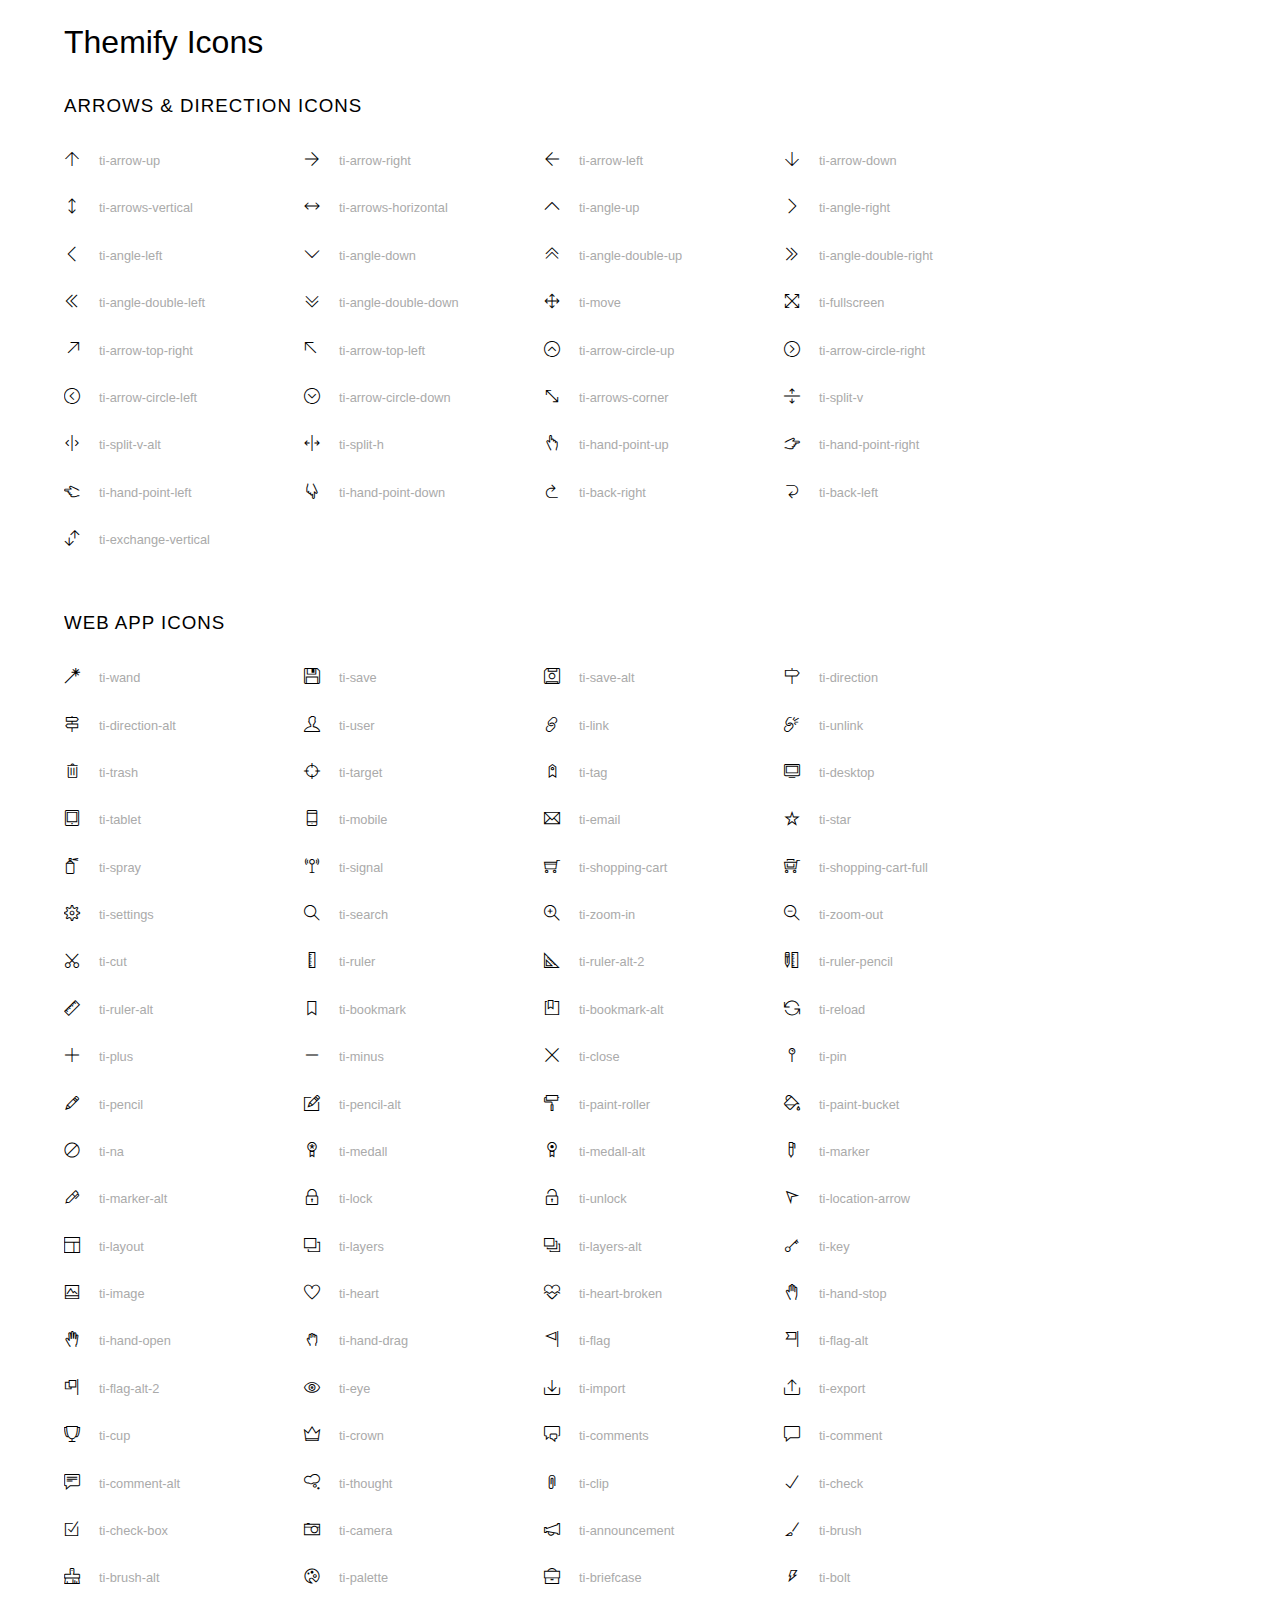
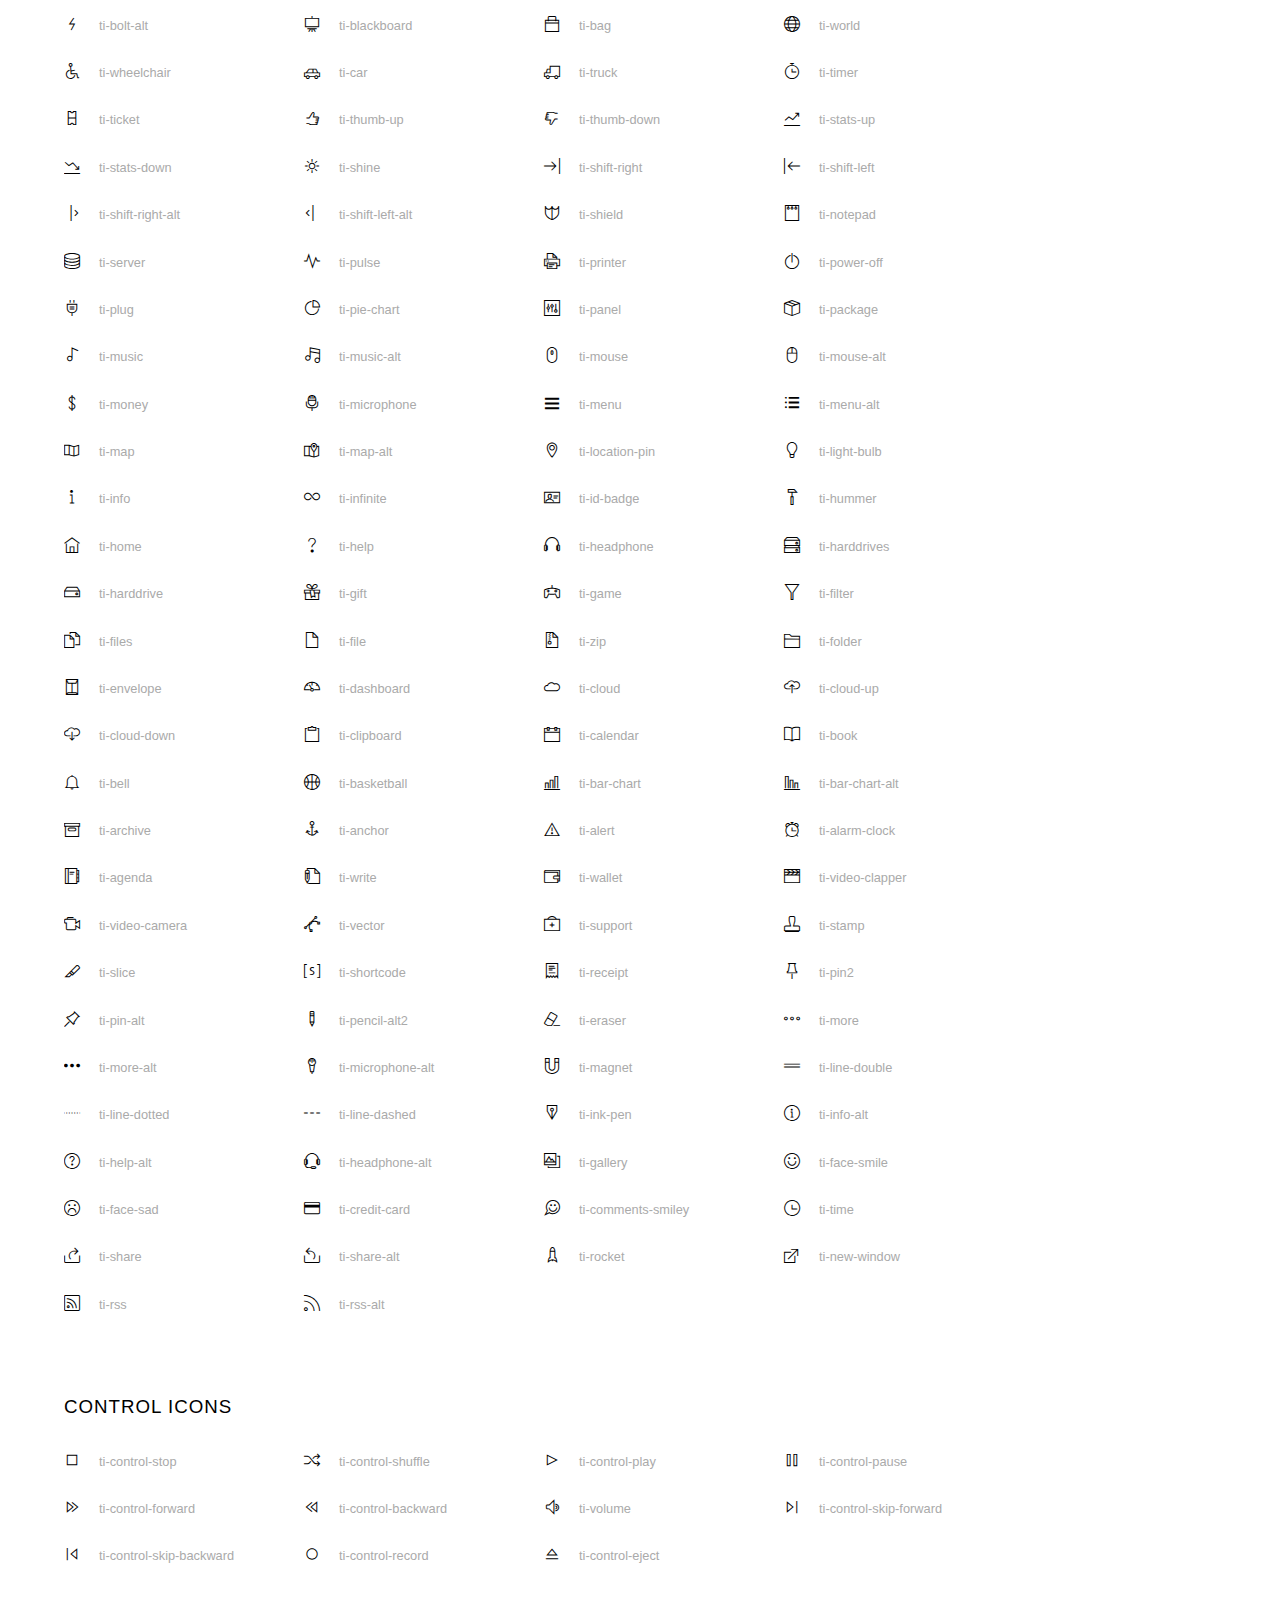
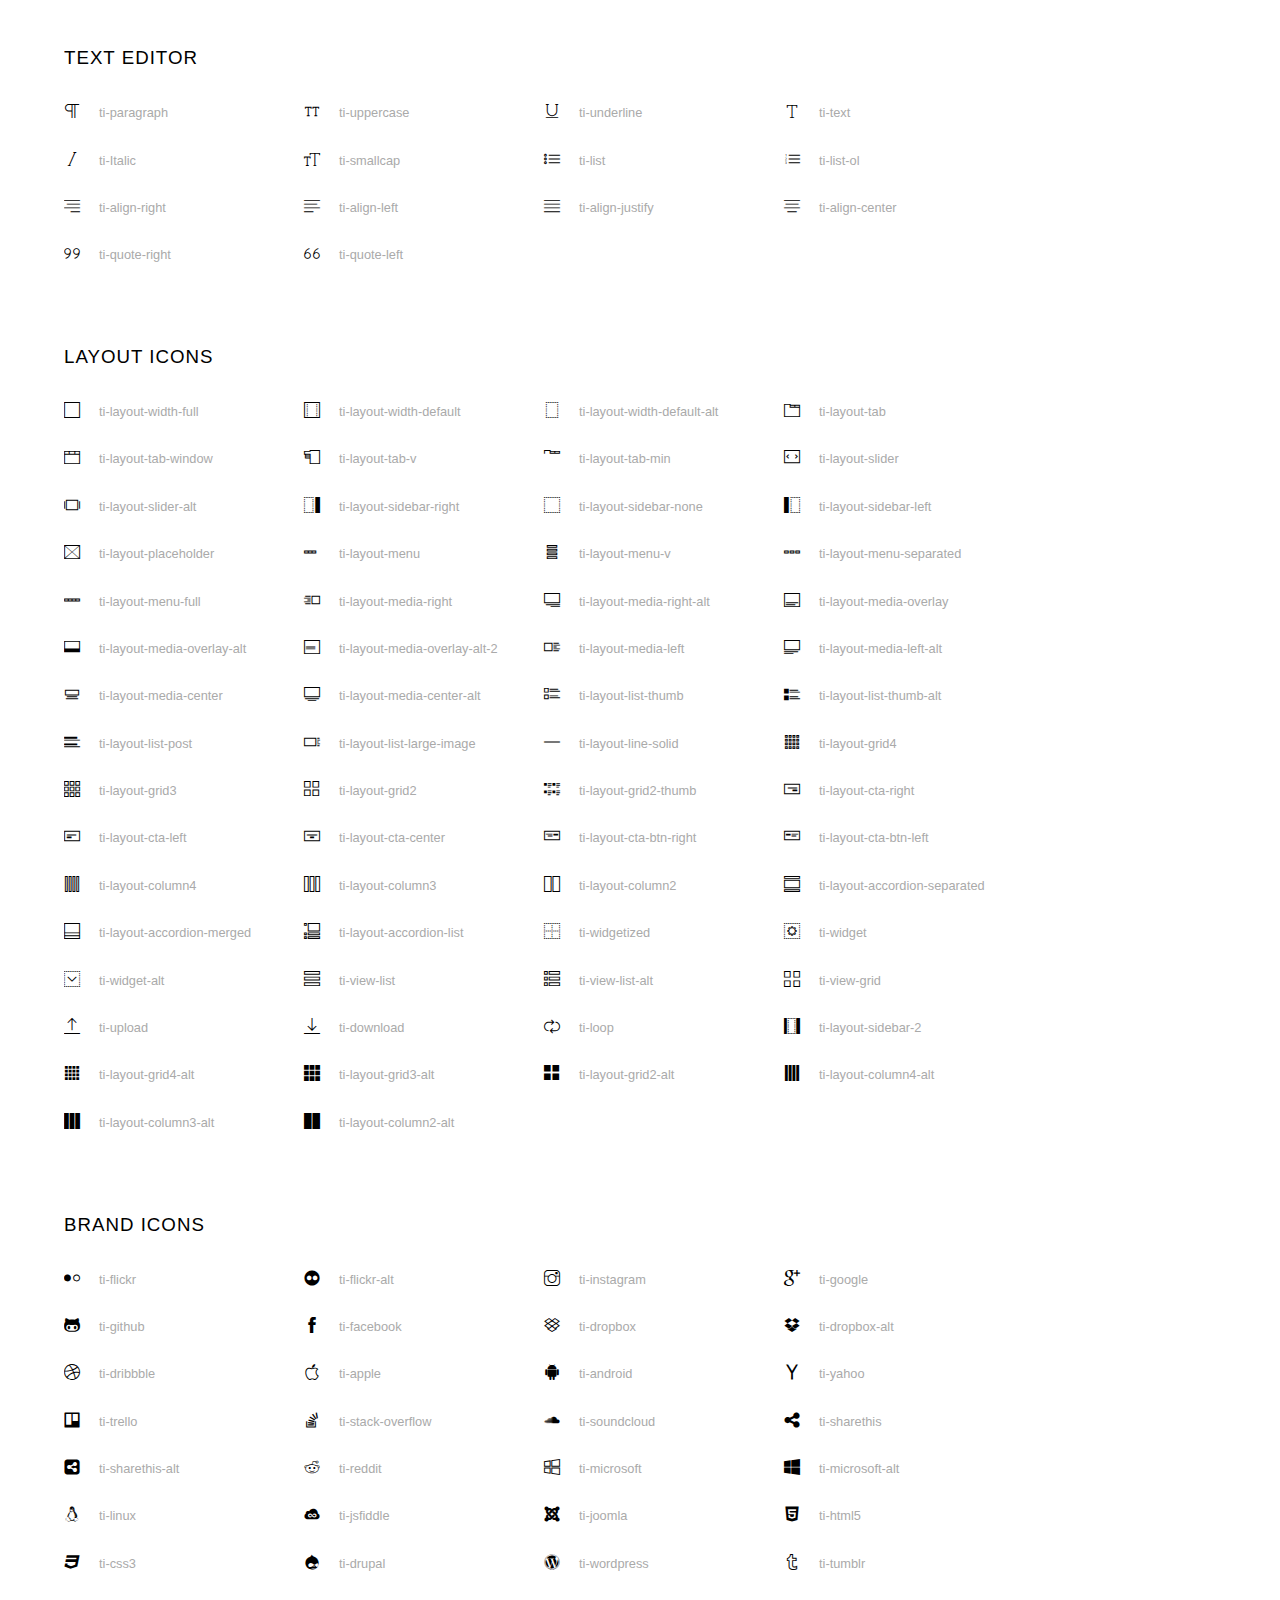
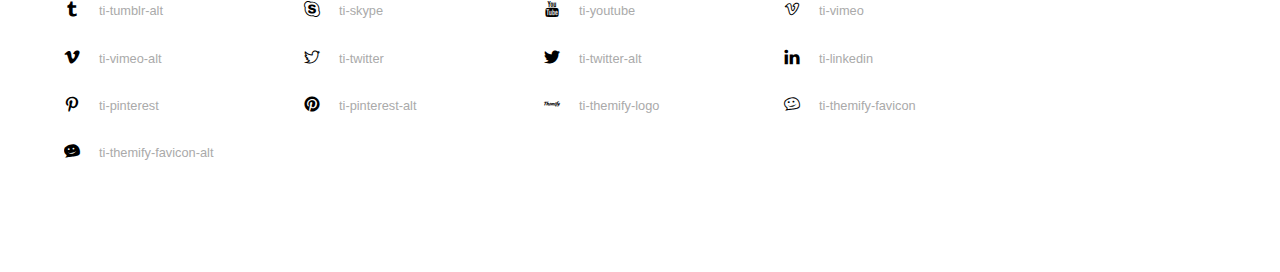
<file: css/icon_fonts/demo_icon_set_4.html>
<!doctype html>
<html>
<head>
	<meta charset="utf-8">
	<title>Themify Icon Font</title>
	<meta name="viewport" content="width=device-width">
	<link rel="stylesheet" href="css/icon_set_4.css">
	<style>
	body {
	font: normal 1em/1.5em Arial, Helvetica, sans-serif;
	max-width: 90%;
	margin: 30px auto 0;
	}
	h1, h3 {
		font-weight: normal;
	}
	h3 {
		font-size: 1.4;
		text-transform: uppercase;
		letter-spacing: 1px;
	}

	.icon-section {
		margin: 0 0 3em;
		clear: both;
		overflow: hidden;
	}
	.icon-container {
		width: 240px; 
		padding: .7em 0;
		float: left; 
		position: relative;
		text-align: left;
	}
	.icon-container [class^="ti-"], 
	.icon-container [class*=" ti-"] {
		color: #000;
		position: absolute;
		margin-top: 3px;
		transition: .3s;
	}
	.icon-container:hover [class^="ti-"],
	.icon-container:hover [class*=" ti-"] {
		font-size: 2.2em;
		margin-top: -5px;
	}
	.icon-container:hover .icon-name {
		color: #000;
	}
	.icon-name {
		color: #aaa;
		margin-left: 35px;
		font-size: .8em;
		transition: .3s;
	}
	.icon-container:hover .icon-name {
		margin-left: 45px;
	}
	</style>

	<!--<![endif]-->
</head>
<body>
	<h1>Themify Icons</h1>

	<div class="icon-section">

		<div class="icon-section">
			<h3>Arrows &amp; Direction Icons </h3>

			<div class="icon-container">
				<span class="ti-arrow-up"></span><span class="icon-name"> ti-arrow-up</span>
			</div>
			<div class="icon-container">
				<span class="ti-arrow-right"></span><span class="icon-name"> ti-arrow-right</span>
			</div>
			<div class="icon-container">
				<span class="ti-arrow-left"></span><span class="icon-name"> ti-arrow-left</span>
			</div>
			<div class="icon-container">
				<span class="ti-arrow-down"></span><span class="icon-name"> ti-arrow-down</span>
			</div>
			<div class="icon-container">
				<span class="ti-arrows-vertical"></span><span class="icon-name"> ti-arrows-vertical</span>
			</div>
			<div class="icon-container">
				<span class="ti-arrows-horizontal"></span><span class="icon-name"> ti-arrows-horizontal</span>
			</div>
			<div class="icon-container">
				<span class="ti-angle-up"></span><span class="icon-name"> ti-angle-up</span>
			</div>
			<div class="icon-container">
				<span class="ti-angle-right"></span><span class="icon-name"> ti-angle-right</span>
			</div>
			<div class="icon-container">
				<span class="ti-angle-left"></span><span class="icon-name"> ti-angle-left</span>
			</div>
			<div class="icon-container">
				<span class="ti-angle-down"></span><span class="icon-name"> ti-angle-down</span>
			</div>	
			<div class="icon-container">
				<span class="ti-angle-double-up"></span><span class="icon-name"> ti-angle-double-up</span>
			</div>
			<div class="icon-container">
				<span class="ti-angle-double-right"></span><span class="icon-name"> ti-angle-double-right</span>
			</div>
			<div class="icon-container">
				<span class="ti-angle-double-left"></span><span class="icon-name"> ti-angle-double-left</span>
			</div>
			<div class="icon-container">
				<span class="ti-angle-double-down"></span><span class="icon-name"> ti-angle-double-down</span>
			</div>					
			<div class="icon-container">
				<span class="ti-move"></span><span class="icon-name"> ti-move</span>
			</div>
			<div class="icon-container">
				<span class="ti-fullscreen"></span><span class="icon-name"> ti-fullscreen</span>
			</div>
			<div class="icon-container">
				<span class="ti-arrow-top-right"></span><span class="icon-name"> ti-arrow-top-right</span>
			</div>
			<div class="icon-container">
				<span class="ti-arrow-top-left"></span><span class="icon-name"> ti-arrow-top-left</span>
			</div>
			<div class="icon-container">
				<span class="ti-arrow-circle-up"></span><span class="icon-name"> ti-arrow-circle-up</span>
			</div>
			<div class="icon-container">
				<span class="ti-arrow-circle-right"></span><span class="icon-name"> ti-arrow-circle-right</span>
			</div>
			<div class="icon-container">
				<span class="ti-arrow-circle-left"></span><span class="icon-name"> ti-arrow-circle-left</span>
			</div>
			<div class="icon-container">
				<span class="ti-arrow-circle-down"></span><span class="icon-name"> ti-arrow-circle-down</span>
			</div>
			<div class="icon-container">
				<span class="ti-arrows-corner"></span><span class="icon-name"> ti-arrows-corner</span>
			</div>
			<div class="icon-container">
				<span class="ti-split-v"></span><span class="icon-name"> ti-split-v</span>
			</div>

			<div class="icon-container">
				<span class="ti-split-v-alt"></span><span class="icon-name"> ti-split-v-alt</span>
			</div>
			<div class="icon-container">
				<span class="ti-split-h"></span><span class="icon-name"> ti-split-h</span>
			</div>
			<div class="icon-container">
				<span class="ti-hand-point-up"></span><span class="icon-name"> ti-hand-point-up</span>
			</div>
			<div class="icon-container">
				<span class="ti-hand-point-right"></span><span class="icon-name"> ti-hand-point-right</span>
			</div>
			<div class="icon-container">
				<span class="ti-hand-point-left"></span><span class="icon-name"> ti-hand-point-left</span>
			</div>
			<div class="icon-container">
				<span class="ti-hand-point-down"></span><span class="icon-name"> ti-hand-point-down</span>
			</div>
			<div class="icon-container">
				<span class="ti-back-right"></span><span class="icon-name"> ti-back-right</span>
			</div>
			<div class="icon-container">
				<span class="ti-back-left"></span><span class="icon-name"> ti-back-left</span>
			</div>
			<div class="icon-container">
				<span class="ti-exchange-vertical"></span><span class="icon-name"> ti-exchange-vertical</span>
			</div>

		</div> <!-- Arrows Icons -->



		<h3>Web App Icons</h3>
		
		<div class="icon-section">

			<div class="icon-container">
				<span class="ti-wand"></span><span class="icon-name"> ti-wand</span>
			</div>
			<div class="icon-container">
				<span class="ti-save"></span><span class="icon-name"> ti-save</span>
			</div>
			<div class="icon-container">
				<span class="ti-save-alt"></span><span class="icon-name"> ti-save-alt</span>
			</div>

			<div class="icon-container">
				<span class="ti-direction"></span><span class="icon-name"> ti-direction</span>
			</div>
			<div class="icon-container">
				<span class="ti-direction-alt"></span><span class="icon-name"> ti-direction-alt</span>
			</div>
			<div class="icon-container">
				<span class="ti-user"></span><span class="icon-name"> ti-user</span>
			</div>
			<div class="icon-container">
				<span class="ti-link"></span><span class="icon-name"> ti-link</span>
			</div>
			<div class="icon-container">
				<span class="ti-unlink"></span><span class="icon-name"> ti-unlink</span>
			</div>
			<div class="icon-container">
				<span class="ti-trash"></span><span class="icon-name"> ti-trash</span>
			</div>
			<div class="icon-container">
				<span class="ti-target"></span><span class="icon-name"> ti-target</span>
			</div>
			<div class="icon-container">
				<span class="ti-tag"></span><span class="icon-name"> ti-tag</span>
			</div>
			<div class="icon-container">
				<span class="ti-desktop"></span><span class="icon-name"> ti-desktop</span>
			</div>
			<div class="icon-container">
				<span class="ti-tablet"></span><span class="icon-name"> ti-tablet</span>
			</div>
			<div class="icon-container">
				<span class="ti-mobile"></span><span class="icon-name"> ti-mobile</span>
			</div>
			<div class="icon-container">
				<span class="ti-email"></span><span class="icon-name"> ti-email</span>
			</div>	
			<div class="icon-container">
				<span class="ti-star"></span><span class="icon-name"> ti-star</span>
			</div>
			<div class="icon-container">
				<span class="ti-spray"></span><span class="icon-name"> ti-spray</span>
			</div>
			<div class="icon-container">
				<span class="ti-signal"></span><span class="icon-name"> ti-signal</span>
			</div>
			<div class="icon-container">
				<span class="ti-shopping-cart"></span><span class="icon-name"> ti-shopping-cart</span>
			</div>
			<div class="icon-container">
				<span class="ti-shopping-cart-full"></span><span class="icon-name"> ti-shopping-cart-full</span>
			</div>
			<div class="icon-container">
				<span class="ti-settings"></span><span class="icon-name"> ti-settings</span>
			</div>
			<div class="icon-container">
				<span class="ti-search"></span><span class="icon-name"> ti-search</span>
			</div>
			<div class="icon-container">
				<span class="ti-zoom-in"></span><span class="icon-name"> ti-zoom-in</span>
			</div>
			<div class="icon-container">
				<span class="ti-zoom-out"></span><span class="icon-name"> ti-zoom-out</span>
			</div>
			<div class="icon-container">
				<span class="ti-cut"></span><span class="icon-name"> ti-cut</span>
			</div>
			<div class="icon-container">
				<span class="ti-ruler"></span><span class="icon-name"> ti-ruler</span>
			</div>
			<div class="icon-container">
				<span class="ti-ruler-alt-2"></span><span class="icon-name"> ti-ruler-alt-2</span>
			</div>			
			<div class="icon-container">
				<span class="ti-ruler-pencil"></span><span class="icon-name"> ti-ruler-pencil</span>
			</div>
			<div class="icon-container">
				<span class="ti-ruler-alt"></span><span class="icon-name"> ti-ruler-alt</span>
			</div>
			<div class="icon-container">
				<span class="ti-bookmark"></span><span class="icon-name"> ti-bookmark</span>
			</div>
			<div class="icon-container">
				<span class="ti-bookmark-alt"></span><span class="icon-name"> ti-bookmark-alt</span>
			</div>
			<div class="icon-container">
				<span class="ti-reload"></span><span class="icon-name"> ti-reload</span>
			</div>
			<div class="icon-container">
				<span class="ti-plus"></span><span class="icon-name"> ti-plus</span>
			</div>
			<div class="icon-container">
				<span class="ti-minus"></span><span class="icon-name"> ti-minus</span>
			</div>
			<div class="icon-container">
				<span class="ti-close"></span><span class="icon-name"> ti-close</span>
			</div>			
			<div class="icon-container">
				<span class="ti-pin"></span><span class="icon-name"> ti-pin</span>
			</div>
			<div class="icon-container">
				<span class="ti-pencil"></span><span class="icon-name"> ti-pencil</span>
			</div>
					
		  	<div class="icon-container">
				<span class="ti-pencil-alt"></span><span class="icon-name"> ti-pencil-alt</span>
			</div>
			<div class="icon-container">
				<span class="ti-paint-roller"></span><span class="icon-name"> ti-paint-roller</span>
			</div>
			<div class="icon-container">
				<span class="ti-paint-bucket"></span><span class="icon-name"> ti-paint-bucket</span>
			</div>
			<div class="icon-container">
				<span class="ti-na"></span><span class="icon-name"> ti-na</span>
			</div>
			<div class="icon-container">
				<span class="ti-medall"></span><span class="icon-name"> ti-medall</span>
			</div>
			<div class="icon-container">
				<span class="ti-medall-alt"></span><span class="icon-name"> ti-medall-alt</span>
			</div>
			<div class="icon-container">
				<span class="ti-marker"></span><span class="icon-name"> ti-marker</span>
			</div>
			<div class="icon-container">
				<span class="ti-marker-alt"></span><span class="icon-name"> ti-marker-alt</span>
			</div>

			<div class="icon-container">
				<span class="ti-lock"></span><span class="icon-name"> ti-lock</span>
			</div>
			<div class="icon-container">
				<span class="ti-unlock"></span><span class="icon-name"> ti-unlock</span>
			</div>
			<div class="icon-container">
				<span class="ti-location-arrow"></span><span class="icon-name"> ti-location-arrow</span>
			</div>
			<div class="icon-container">
				<span class="ti-layout"></span><span class="icon-name"> ti-layout</span>
			</div>
			<div class="icon-container">
				<span class="ti-layers"></span><span class="icon-name"> ti-layers</span>
			</div>
			<div class="icon-container">
				<span class="ti-layers-alt"></span><span class="icon-name"> ti-layers-alt</span>
			</div>
			<div class="icon-container">
				<span class="ti-key"></span><span class="icon-name"> ti-key</span>
			</div>
			<div class="icon-container">
				<span class="ti-image"></span><span class="icon-name"> ti-image</span>
			</div>
			<div class="icon-container">
				<span class="ti-heart"></span><span class="icon-name"> ti-heart</span>
			</div>
			<div class="icon-container">
				<span class="ti-heart-broken"></span><span class="icon-name"> ti-heart-broken</span>
			</div>
			<div class="icon-container">
				<span class="ti-hand-stop"></span><span class="icon-name"> ti-hand-stop</span>
			</div>
			<div class="icon-container">
				<span class="ti-hand-open"></span><span class="icon-name"> ti-hand-open</span>
			</div>
			<div class="icon-container">
				<span class="ti-hand-drag"></span><span class="icon-name"> ti-hand-drag</span>
			</div>
			<div class="icon-container">
				<span class="ti-flag"></span><span class="icon-name"> ti-flag</span>
			</div>
			<div class="icon-container">
				<span class="ti-flag-alt"></span><span class="icon-name"> ti-flag-alt</span>
			</div>
			<div class="icon-container">
				<span class="ti-flag-alt-2"></span><span class="icon-name"> ti-flag-alt-2</span>
			</div>
			<div class="icon-container">
				<span class="ti-eye"></span><span class="icon-name"> ti-eye</span>
			</div>
			<div class="icon-container">
				<span class="ti-import"></span><span class="icon-name"> ti-import</span>
			</div>			
			<div class="icon-container">
				<span class="ti-export"></span><span class="icon-name"> ti-export</span>
			</div>
			<div class="icon-container">
				<span class="ti-cup"></span><span class="icon-name"> ti-cup</span>
			</div>
			<div class="icon-container">
				<span class="ti-crown"></span><span class="icon-name"> ti-crown</span>
			</div>
			<div class="icon-container">
				<span class="ti-comments"></span><span class="icon-name"> ti-comments</span>
			</div>
			<div class="icon-container">
				<span class="ti-comment"></span><span class="icon-name"> ti-comment</span>
			</div>
			<div class="icon-container">
				<span class="ti-comment-alt"></span><span class="icon-name"> ti-comment-alt</span>
			</div>
			<div class="icon-container">
				<span class="ti-thought"></span><span class="icon-name"> ti-thought</span>
			</div>			
			<div class="icon-container">
				<span class="ti-clip"></span><span class="icon-name"> ti-clip</span>
			</div>

			<div class="icon-container">
				<span class="ti-check"></span><span class="icon-name"> ti-check</span>
			</div>
			<div class="icon-container">
				<span class="ti-check-box"></span><span class="icon-name"> ti-check-box</span>
			</div>
			<div class="icon-container">
				<span class="ti-camera"></span><span class="icon-name"> ti-camera</span>
			</div>
			<div class="icon-container">
				<span class="ti-announcement"></span><span class="icon-name"> ti-announcement</span>
			</div>
			<div class="icon-container">
				<span class="ti-brush"></span><span class="icon-name"> ti-brush</span>
			</div>
			<div class="icon-container">
				<span class="ti-brush-alt"></span><span class="icon-name"> ti-brush-alt</span>
			</div>
			<div class="icon-container">
				<span class="ti-palette"></span><span class="icon-name"> ti-palette</span>
			</div>			
			<div class="icon-container">
				<span class="ti-briefcase"></span><span class="icon-name"> ti-briefcase</span>
			</div>
			<div class="icon-container">
				<span class="ti-bolt"></span><span class="icon-name"> ti-bolt</span>
			</div>
			<div class="icon-container">
				<span class="ti-bolt-alt"></span><span class="icon-name"> ti-bolt-alt</span>
			</div>
			<div class="icon-container">
				<span class="ti-blackboard"></span><span class="icon-name"> ti-blackboard</span>
			</div>
			<div class="icon-container">
				<span class="ti-bag"></span><span class="icon-name"> ti-bag</span>
			</div>
			<div class="icon-container">
				<span class="ti-world"></span><span class="icon-name"> ti-world</span>
			</div>
			<div class="icon-container">
				<span class="ti-wheelchair"></span><span class="icon-name"> ti-wheelchair</span>
			</div>
			<div class="icon-container">
				<span class="ti-car"></span><span class="icon-name"> ti-car</span>
			</div>
			<div class="icon-container">
				<span class="ti-truck"></span><span class="icon-name"> ti-truck</span>
			</div>
			<div class="icon-container">
				<span class="ti-timer"></span><span class="icon-name"> ti-timer</span>
			</div>
			<div class="icon-container">
				<span class="ti-ticket"></span><span class="icon-name"> ti-ticket</span>
			</div>
			<div class="icon-container">
				<span class="ti-thumb-up"></span><span class="icon-name"> ti-thumb-up</span>
			</div>
			<div class="icon-container">
				<span class="ti-thumb-down"></span><span class="icon-name"> ti-thumb-down</span>
			</div>

			<div class="icon-container">
				<span class="ti-stats-up"></span><span class="icon-name"> ti-stats-up</span>
			</div>
			<div class="icon-container">
				<span class="ti-stats-down"></span><span class="icon-name"> ti-stats-down</span>
			</div>
			<div class="icon-container">
				<span class="ti-shine"></span><span class="icon-name"> ti-shine</span>
			</div>
			<div class="icon-container">
				<span class="ti-shift-right"></span><span class="icon-name"> ti-shift-right</span>
			</div>
			<div class="icon-container">
				<span class="ti-shift-left"></span><span class="icon-name"> ti-shift-left</span>
			</div>

			<div class="icon-container">
				<span class="ti-shift-right-alt"></span><span class="icon-name"> ti-shift-right-alt</span>
			</div>
			<div class="icon-container">
				<span class="ti-shift-left-alt"></span><span class="icon-name"> ti-shift-left-alt</span>
			</div>
			<div class="icon-container">
				<span class="ti-shield"></span><span class="icon-name"> ti-shield</span>
			</div>
			<div class="icon-container">
				<span class="ti-notepad"></span><span class="icon-name"> ti-notepad</span>
			</div>
			<div class="icon-container">
				<span class="ti-server"></span><span class="icon-name"> ti-server</span>
			</div>

			<div class="icon-container">
				<span class="ti-pulse"></span><span class="icon-name"> ti-pulse</span>
			</div>
			<div class="icon-container">
				<span class="ti-printer"></span><span class="icon-name"> ti-printer</span>
			</div>
			<div class="icon-container">
				<span class="ti-power-off"></span><span class="icon-name"> ti-power-off</span>
			</div>
			<div class="icon-container">
				<span class="ti-plug"></span><span class="icon-name"> ti-plug</span>
			</div>
			<div class="icon-container">
				<span class="ti-pie-chart"></span><span class="icon-name"> ti-pie-chart</span>
			</div>

			<div class="icon-container">
				<span class="ti-panel"></span><span class="icon-name"> ti-panel</span>
			</div>
			<div class="icon-container">
				<span class="ti-package"></span><span class="icon-name"> ti-package</span>
			</div>
			<div class="icon-container">
				<span class="ti-music"></span><span class="icon-name"> ti-music</span>
			</div>
			<div class="icon-container">
				<span class="ti-music-alt"></span><span class="icon-name"> ti-music-alt</span>
			</div>
			<div class="icon-container">
				<span class="ti-mouse"></span><span class="icon-name"> ti-mouse</span>
			</div>
			<div class="icon-container">
				<span class="ti-mouse-alt"></span><span class="icon-name"> ti-mouse-alt</span>
			</div>
			<div class="icon-container">
				<span class="ti-money"></span><span class="icon-name"> ti-money</span>
			</div>
			<div class="icon-container">
				<span class="ti-microphone"></span><span class="icon-name"> ti-microphone</span>
			</div>
			<div class="icon-container">
				<span class="ti-menu"></span><span class="icon-name"> ti-menu</span>
			</div>
			<div class="icon-container">
				<span class="ti-menu-alt"></span><span class="icon-name"> ti-menu-alt</span>
			</div>
			<div class="icon-container">
				<span class="ti-map"></span><span class="icon-name"> ti-map</span>
			</div>
			<div class="icon-container">
				<span class="ti-map-alt"></span><span class="icon-name"> ti-map-alt</span>
			</div>

			<div class="icon-container">
				<span class="ti-location-pin"></span><span class="icon-name"> ti-location-pin</span>
			</div>

			<div class="icon-container">
				<span class="ti-light-bulb"></span><span class="icon-name"> ti-light-bulb</span>
			</div>
			<div class="icon-container">
				<span class="ti-info"></span><span class="icon-name"> ti-info</span>
			</div>
			<div class="icon-container">
				<span class="ti-infinite"></span><span class="icon-name"> ti-infinite</span>
			</div>
			<div class="icon-container">
				<span class="ti-id-badge"></span><span class="icon-name"> ti-id-badge</span>
			</div>
			<div class="icon-container">
				<span class="ti-hummer"></span><span class="icon-name"> ti-hummer</span>
			</div>
			<div class="icon-container">
				<span class="ti-home"></span><span class="icon-name"> ti-home</span>
			</div>
			<div class="icon-container">
				<span class="ti-help"></span><span class="icon-name"> ti-help</span>
			</div>
			<div class="icon-container">
				<span class="ti-headphone"></span><span class="icon-name"> ti-headphone</span>
			</div>
			<div class="icon-container">
				<span class="ti-harddrives"></span><span class="icon-name"> ti-harddrives</span>
			</div>
			<div class="icon-container">
				<span class="ti-harddrive"></span><span class="icon-name"> ti-harddrive</span>
			</div>
			<div class="icon-container">
				<span class="ti-gift"></span><span class="icon-name"> ti-gift</span>
			</div>
			<div class="icon-container">
				<span class="ti-game"></span><span class="icon-name"> ti-game</span>
			</div>
			<div class="icon-container">
				<span class="ti-filter"></span><span class="icon-name"> ti-filter</span>
			</div>
			<div class="icon-container">
				<span class="ti-files"></span><span class="icon-name"> ti-files</span>
			</div>
			<div class="icon-container">
				<span class="ti-file"></span><span class="icon-name"> ti-file</span>
			</div>
			<div class="icon-container">
				<span class="ti-zip"></span><span class="icon-name"> ti-zip</span>
			</div>
			<div class="icon-container">
				<span class="ti-folder"></span><span class="icon-name"> ti-folder</span>
			</div>			
			<div class="icon-container">
				<span class="ti-envelope"></span><span class="icon-name"> ti-envelope</span>
			</div>


			<div class="icon-container">
				<span class="ti-dashboard"></span><span class="icon-name"> ti-dashboard</span>
			</div>
			<div class="icon-container">
				<span class="ti-cloud"></span><span class="icon-name"> ti-cloud</span>
			</div>
			<div class="icon-container">
				<span class="ti-cloud-up"></span><span class="icon-name"> ti-cloud-up</span>
			</div>
			<div class="icon-container">
				<span class="ti-cloud-down"></span><span class="icon-name"> ti-cloud-down</span>
			</div>
			<div class="icon-container">
				<span class="ti-clipboard"></span><span class="icon-name"> ti-clipboard</span>
			</div>
			<div class="icon-container">
				<span class="ti-calendar"></span><span class="icon-name"> ti-calendar</span>
			</div>
			<div class="icon-container">
				<span class="ti-book"></span><span class="icon-name"> ti-book</span>
			</div>
			<div class="icon-container">
				<span class="ti-bell"></span><span class="icon-name"> ti-bell</span>
			</div>
			<div class="icon-container">
				<span class="ti-basketball"></span><span class="icon-name"> ti-basketball</span>
			</div>
			<div class="icon-container">
				<span class="ti-bar-chart"></span><span class="icon-name"> ti-bar-chart</span>
			</div>
			<div class="icon-container">
				<span class="ti-bar-chart-alt"></span><span class="icon-name"> ti-bar-chart-alt</span>
			</div>


			<div class="icon-container">
				<span class="ti-archive"></span><span class="icon-name"> ti-archive</span>
			</div>
			<div class="icon-container">
				<span class="ti-anchor"></span><span class="icon-name"> ti-anchor</span>
			</div>

			<div class="icon-container">
				<span class="ti-alert"></span><span class="icon-name"> ti-alert</span>
			</div>
			<div class="icon-container">
				<span class="ti-alarm-clock"></span><span class="icon-name"> ti-alarm-clock</span>
			</div>
			<div class="icon-container">
				<span class="ti-agenda"></span><span class="icon-name"> ti-agenda</span>
			</div>
			<div class="icon-container">
				<span class="ti-write"></span><span class="icon-name"> ti-write</span>
			</div>

			<div class="icon-container">
				<span class="ti-wallet"></span><span class="icon-name"> ti-wallet</span>
			</div>
			<div class="icon-container">
				<span class="ti-video-clapper"></span><span class="icon-name"> ti-video-clapper</span>
			</div>
			<div class="icon-container">
				<span class="ti-video-camera"></span><span class="icon-name"> ti-video-camera</span>
			</div>
			<div class="icon-container">
				<span class="ti-vector"></span><span class="icon-name"> ti-vector</span>
			</div>

			<div class="icon-container">
				<span class="ti-support"></span><span class="icon-name"> ti-support</span>
			</div>
			<div class="icon-container">
				<span class="ti-stamp"></span><span class="icon-name"> ti-stamp</span>
			</div>
			<div class="icon-container">
				<span class="ti-slice"></span><span class="icon-name"> ti-slice</span>
			</div>
			<div class="icon-container">
				<span class="ti-shortcode"></span><span class="icon-name"> ti-shortcode</span>
			</div>
			<div class="icon-container">
				<span class="ti-receipt"></span><span class="icon-name"> ti-receipt</span>
			</div>
			<div class="icon-container">
				<span class="ti-pin2"></span><span class="icon-name"> ti-pin2</span>
			</div>
			<div class="icon-container">
				<span class="ti-pin-alt"></span><span class="icon-name"> ti-pin-alt</span>
			</div>
			<div class="icon-container">
				<span class="ti-pencil-alt2"></span><span class="icon-name"> ti-pencil-alt2</span>
			</div>
			<div class="icon-container">
				<span class="ti-eraser"></span><span class="icon-name"> ti-eraser</span>
			</div>			
			<div class="icon-container">
				<span class="ti-more"></span><span class="icon-name"> ti-more</span>
			</div>
			<div class="icon-container">
				<span class="ti-more-alt"></span><span class="icon-name"> ti-more-alt</span>
			</div>
			<div class="icon-container">
				<span class="ti-microphone-alt"></span><span class="icon-name"> ti-microphone-alt</span>
			</div>
			<div class="icon-container">
				<span class="ti-magnet"></span><span class="icon-name"> ti-magnet</span>
			</div>
			<div class="icon-container">
				<span class="ti-line-double"></span><span class="icon-name"> ti-line-double</span>
			</div>
			<div class="icon-container">
				<span class="ti-line-dotted"></span><span class="icon-name"> ti-line-dotted</span>
			</div>
			<div class="icon-container">
				<span class="ti-line-dashed"></span><span class="icon-name"> ti-line-dashed</span>
			</div>

			<div class="icon-container">
				<span class="ti-ink-pen"></span><span class="icon-name"> ti-ink-pen</span>
			</div>
			<div class="icon-container">
				<span class="ti-info-alt"></span><span class="icon-name"> ti-info-alt</span>
			</div>
			<div class="icon-container">
				<span class="ti-help-alt"></span><span class="icon-name"> ti-help-alt</span>
			</div>
			<div class="icon-container">
				<span class="ti-headphone-alt"></span><span class="icon-name"> ti-headphone-alt</span>
			</div>

			<div class="icon-container">
				<span class="ti-gallery"></span><span class="icon-name"> ti-gallery</span>
			</div>
			<div class="icon-container">
				<span class="ti-face-smile"></span><span class="icon-name"> ti-face-smile</span>
			</div>
			<div class="icon-container">
				<span class="ti-face-sad"></span><span class="icon-name"> ti-face-sad</span>
			</div>
			<div class="icon-container">
				<span class="ti-credit-card"></span><span class="icon-name"> ti-credit-card</span>
			</div>
			<div class="icon-container">
				<span class="ti-comments-smiley"></span><span class="icon-name"> ti-comments-smiley</span>
			</div>
			<div class="icon-container">
				<span class="ti-time"></span><span class="icon-name"> ti-time</span>
			</div>
			<div class="icon-container">
				<span class="ti-share"></span><span class="icon-name"> ti-share</span>
			</div>
			<div class="icon-container">
				<span class="ti-share-alt"></span><span class="icon-name"> ti-share-alt</span>
			</div>
			<div class="icon-container">
				<span class="ti-rocket"></span><span class="icon-name"> ti-rocket</span>
			</div>

			<div class="icon-container">
				<span class="ti-new-window"></span><span class="icon-name"> ti-new-window</span>
			</div>

			<div class="icon-container">
				<span class="ti-rss"></span><span class="icon-name"> ti-rss</span>
			</div>

			<div class="icon-container">
				<span class="ti-rss-alt"></span><span class="icon-name"> ti-rss-alt</span>
			</div>
			
		</div><!-- Web App Icons -->


		<div class="icon-section">
			<h3>Control Icons</h3>
			<div class="icon-container">
				<span class="ti-control-stop"></span><span class="icon-name"> ti-control-stop</span>
			</div>
			<div class="icon-container">
				<span class="ti-control-shuffle"></span><span class="icon-name"> ti-control-shuffle</span>
			</div>
			<div class="icon-container">
				<span class="ti-control-play"></span><span class="icon-name"> ti-control-play</span>
			</div>
			<div class="icon-container">
				<span class="ti-control-pause"></span><span class="icon-name"> ti-control-pause</span>
			</div>
			<div class="icon-container">
				<span class="ti-control-forward"></span><span class="icon-name"> ti-control-forward</span>
			</div>
			<div class="icon-container">
				<span class="ti-control-backward"></span><span class="icon-name"> ti-control-backward</span>
			</div>	
			<div class="icon-container">
				<span class="ti-volume"></span><span class="icon-name"> ti-volume</span>
			</div>
			<div class="icon-container">
				<span class="ti-control-skip-forward"></span><span class="icon-name"> ti-control-skip-forward</span>
			</div>
			<div class="icon-container">
				<span class="ti-control-skip-backward"></span><span class="icon-name"> ti-control-skip-backward</span>
			</div>
			<div class="icon-container">
				<span class="ti-control-record"></span><span class="icon-name"> ti-control-record</span>
			</div>
			<div class="icon-container">
				<span class="ti-control-eject"></span><span class="icon-name"> ti-control-eject</span>
			</div>			
		</div> <!-- Control Icons -->


		<div class="icon-section">
			<h3>Text Editor</h3>

			<div class="icon-container">
				<span class="ti-paragraph"></span><span class="icon-name"> ti-paragraph</span>
			</div>
			<div class="icon-container">
				<span class="ti-uppercase"></span><span class="icon-name"> ti-uppercase</span>
			</div>

			<div class="icon-container">
				<span class="ti-underline"></span><span class="icon-name"> ti-underline</span>
			</div>
			<div class="icon-container">
				<span class="ti-text"></span><span class="icon-name"> ti-text</span>
			</div>
			<div class="icon-container">
				<span class="ti-Italic"></span><span class="icon-name"> ti-Italic</span>
			</div>
			<div class="icon-container">
				<span class="ti-smallcap"></span><span class="icon-name"> ti-smallcap</span>
			</div>
			<div class="icon-container">
				<span class="ti-list"></span><span class="icon-name"> ti-list</span>
			</div>
			<div class="icon-container">
				<span class="ti-list-ol"></span><span class="icon-name"> ti-list-ol</span>
			</div>
			<div class="icon-container">
				<span class="ti-align-right"></span><span class="icon-name"> ti-align-right</span>
			</div>
			<div class="icon-container">
				<span class="ti-align-left"></span><span class="icon-name"> ti-align-left</span>
			</div>
			<div class="icon-container">
				<span class="ti-align-justify"></span><span class="icon-name"> ti-align-justify</span>
			</div>
			<div class="icon-container">
				<span class="ti-align-center"></span><span class="icon-name"> ti-align-center</span>
			</div>
			<div class="icon-container">
				<span class="ti-quote-right"></span><span class="icon-name"> ti-quote-right</span>
			</div>
			<div class="icon-container">
				<span class="ti-quote-left"></span><span class="icon-name"> ti-quote-left</span>
			</div>

		</div> <!-- Text Editor -->



		<div class="icon-section">
			<h3>Layout Icons</h3>
			<div class="icon-container">
				<span class="ti-layout-width-full"></span><span class="icon-name"> ti-layout-width-full</span>
			</div>
			<div class="icon-container">
				<span class="ti-layout-width-default"></span><span class="icon-name"> ti-layout-width-default</span>
			</div>
			<div class="icon-container">
				<span class="ti-layout-width-default-alt"></span><span class="icon-name"> ti-layout-width-default-alt</span>
			</div>
			<div class="icon-container">
				<span class="ti-layout-tab"></span><span class="icon-name"> ti-layout-tab</span>
			</div>
			<div class="icon-container">
				<span class="ti-layout-tab-window"></span><span class="icon-name"> ti-layout-tab-window</span>
			</div>
			<div class="icon-container">
				<span class="ti-layout-tab-v"></span><span class="icon-name"> ti-layout-tab-v</span>
			</div>
			<div class="icon-container">
				<span class="ti-layout-tab-min"></span><span class="icon-name"> ti-layout-tab-min</span>
			</div>
			<div class="icon-container">
				<span class="ti-layout-slider"></span><span class="icon-name"> ti-layout-slider</span>
			</div>
			<div class="icon-container">
				<span class="ti-layout-slider-alt"></span><span class="icon-name"> ti-layout-slider-alt</span>
			</div>
			<div class="icon-container">
				<span class="ti-layout-sidebar-right"></span><span class="icon-name"> ti-layout-sidebar-right</span>
			</div>
			<div class="icon-container">
				<span class="ti-layout-sidebar-none"></span><span class="icon-name"> ti-layout-sidebar-none</span>
			</div>
			<div class="icon-container">
				<span class="ti-layout-sidebar-left"></span><span class="icon-name"> ti-layout-sidebar-left</span>
			</div>
			<div class="icon-container">
				<span class="ti-layout-placeholder"></span><span class="icon-name"> ti-layout-placeholder</span>
			</div>
			<div class="icon-container">
				<span class="ti-layout-menu"></span><span class="icon-name"> ti-layout-menu</span>
			</div>
			<div class="icon-container">
				<span class="ti-layout-menu-v"></span><span class="icon-name"> ti-layout-menu-v</span>
			</div>
			<div class="icon-container">
				<span class="ti-layout-menu-separated"></span><span class="icon-name"> ti-layout-menu-separated</span>
			</div>
			<div class="icon-container">
				<span class="ti-layout-menu-full"></span><span class="icon-name"> ti-layout-menu-full</span>
			</div>
			<div class="icon-container">
				<span class="ti-layout-media-right"></span><span class="icon-name"> ti-layout-media-right</span>
			</div>
			<div class="icon-container">
				<span class="ti-layout-media-right-alt"></span><span class="icon-name"> ti-layout-media-right-alt</span>
			</div>
			<div class="icon-container">
				<span class="ti-layout-media-overlay"></span><span class="icon-name"> ti-layout-media-overlay</span>
			</div>
			<div class="icon-container">
				<span class="ti-layout-media-overlay-alt"></span><span class="icon-name"> ti-layout-media-overlay-alt</span>
			</div>
			<div class="icon-container">
				<span class="ti-layout-media-overlay-alt-2"></span><span class="icon-name"> ti-layout-media-overlay-alt-2</span>
			</div>
			<div class="icon-container">
				<span class="ti-layout-media-left"></span><span class="icon-name"> ti-layout-media-left</span>
			</div>
			<div class="icon-container">
				<span class="ti-layout-media-left-alt"></span><span class="icon-name"> ti-layout-media-left-alt</span>
			</div>
			<div class="icon-container">
				<span class="ti-layout-media-center"></span><span class="icon-name"> ti-layout-media-center</span>
			</div>
			<div class="icon-container">
				<span class="ti-layout-media-center-alt"></span><span class="icon-name"> ti-layout-media-center-alt</span>
			</div>
			<div class="icon-container">
				<span class="ti-layout-list-thumb"></span><span class="icon-name"> ti-layout-list-thumb</span>
			</div>
			<div class="icon-container">
				<span class="ti-layout-list-thumb-alt"></span><span class="icon-name"> ti-layout-list-thumb-alt</span>
			</div>
			<div class="icon-container">
				<span class="ti-layout-list-post"></span><span class="icon-name"> ti-layout-list-post</span>
			</div>
			<div class="icon-container">
				<span class="ti-layout-list-large-image"></span><span class="icon-name"> ti-layout-list-large-image</span>
			</div>
			<div class="icon-container">
				<span class="ti-layout-line-solid"></span><span class="icon-name"> ti-layout-line-solid</span>
			</div>
			<div class="icon-container">
				<span class="ti-layout-grid4"></span><span class="icon-name"> ti-layout-grid4</span>
			</div>
			<div class="icon-container">
				<span class="ti-layout-grid3"></span><span class="icon-name"> ti-layout-grid3</span>
			</div>
			<div class="icon-container">
				<span class="ti-layout-grid2"></span><span class="icon-name"> ti-layout-grid2</span>
			</div>
			<div class="icon-container">
				<span class="ti-layout-grid2-thumb"></span><span class="icon-name"> ti-layout-grid2-thumb</span>
			</div>
			<div class="icon-container">
				<span class="ti-layout-cta-right"></span><span class="icon-name"> ti-layout-cta-right</span>
			</div>
			<div class="icon-container">
				<span class="ti-layout-cta-left"></span><span class="icon-name"> ti-layout-cta-left</span>
			</div>
			<div class="icon-container">
				<span class="ti-layout-cta-center"></span><span class="icon-name"> ti-layout-cta-center</span>
			</div>
			<div class="icon-container">
				<span class="ti-layout-cta-btn-right"></span><span class="icon-name"> ti-layout-cta-btn-right</span>
			</div>
			<div class="icon-container">
				<span class="ti-layout-cta-btn-left"></span><span class="icon-name"> ti-layout-cta-btn-left</span>
			</div>
			<div class="icon-container">
				<span class="ti-layout-column4"></span><span class="icon-name"> ti-layout-column4</span>
			</div>
			<div class="icon-container">
				<span class="ti-layout-column3"></span><span class="icon-name"> ti-layout-column3</span>
			</div>
			<div class="icon-container">
				<span class="ti-layout-column2"></span><span class="icon-name"> ti-layout-column2</span>
			</div>
			<div class="icon-container">
				<span class="ti-layout-accordion-separated"></span><span class="icon-name"> ti-layout-accordion-separated</span>
			</div>
			<div class="icon-container">
				<span class="ti-layout-accordion-merged"></span><span class="icon-name"> ti-layout-accordion-merged</span>
			</div>
			<div class="icon-container">
				<span class="ti-layout-accordion-list"></span><span class="icon-name"> ti-layout-accordion-list</span>
			</div>
			<div class="icon-container">
				<span class="ti-widgetized"></span><span class="icon-name"> ti-widgetized</span>
			</div>
			<div class="icon-container">
				<span class="ti-widget"></span><span class="icon-name"> ti-widget</span>
			</div>
			<div class="icon-container">
				<span class="ti-widget-alt"></span><span class="icon-name"> ti-widget-alt</span>
			</div>
			<div class="icon-container">
				<span class="ti-view-list"></span><span class="icon-name"> ti-view-list</span>
			</div>
			<div class="icon-container">
				<span class="ti-view-list-alt"></span><span class="icon-name"> ti-view-list-alt</span>
			</div>
			<div class="icon-container">
				<span class="ti-view-grid"></span><span class="icon-name"> ti-view-grid</span>
			</div>
			<div class="icon-container">
				<span class="ti-upload"></span><span class="icon-name"> ti-upload</span>
			</div>
			<div class="icon-container">
				<span class="ti-download"></span><span class="icon-name"> ti-download</span>
			</div>	
			<div class="icon-container">
				<span class="ti-loop"></span><span class="icon-name"> ti-loop</span>
			</div>
			<div class="icon-container">
				<span class="ti-layout-sidebar-2"></span><span class="icon-name"> ti-layout-sidebar-2</span>
			</div>
			<div class="icon-container">
				<span class="ti-layout-grid4-alt"></span><span class="icon-name"> ti-layout-grid4-alt</span>
			</div>
			<div class="icon-container">
				<span class="ti-layout-grid3-alt"></span><span class="icon-name"> ti-layout-grid3-alt</span>
			</div>
			<div class="icon-container">
				<span class="ti-layout-grid2-alt"></span><span class="icon-name"> ti-layout-grid2-alt</span>
			</div>
			<div class="icon-container">
				<span class="ti-layout-column4-alt"></span><span class="icon-name"> ti-layout-column4-alt</span>
			</div>
			<div class="icon-container">
				<span class="ti-layout-column3-alt"></span><span class="icon-name"> ti-layout-column3-alt</span>
			</div>
			<div class="icon-container">
				<span class="ti-layout-column2-alt"></span><span class="icon-name"> ti-layout-column2-alt</span>
			</div>		


		</div> <!-- Layout Icons -->


		<div class="icon-section">
			<h3>Brand Icons</h3>

			<div class="icon-container">
				<span class="ti-flickr"></span><span class="icon-name"> ti-flickr</span>
			</div>
			<div class="icon-container">
				<span class="ti-flickr-alt"></span><span class="icon-name"> ti-flickr-alt</span>
			</div>			
			<div class="icon-container">
				<span class="ti-instagram"></span><span class="icon-name"> ti-instagram</span>
			</div>
			<div class="icon-container">
				<span class="ti-google"></span><span class="icon-name"> ti-google</span>
			</div>
			<div class="icon-container">
				<span class="ti-github"></span><span class="icon-name"> ti-github</span>
			</div>

			<div class="icon-container">
				<span class="ti-facebook"></span><span class="icon-name"> ti-facebook</span>
			</div>
			<div class="icon-container">
				<span class="ti-dropbox"></span><span class="icon-name"> ti-dropbox</span>
			</div>
			<div class="icon-container">
				<span class="ti-dropbox-alt"></span><span class="icon-name"> ti-dropbox-alt</span>
			</div>
			<div class="icon-container">
				<span class="ti-dribbble"></span><span class="icon-name"> ti-dribbble</span>
			</div>
			<div class="icon-container">
				<span class="ti-apple"></span><span class="icon-name"> ti-apple</span>
			</div>
			<div class="icon-container">
				<span class="ti-android"></span><span class="icon-name"> ti-android</span>
			</div>
			<div class="icon-container">
				<span class="ti-yahoo"></span><span class="icon-name"> ti-yahoo</span>
			</div>
			<div class="icon-container">
				<span class="ti-trello"></span><span class="icon-name"> ti-trello</span>
			</div>
			<div class="icon-container">
				<span class="ti-stack-overflow"></span><span class="icon-name"> ti-stack-overflow</span>
			</div>
			<div class="icon-container">
				<span class="ti-soundcloud"></span><span class="icon-name"> ti-soundcloud</span>
			</div>
			<div class="icon-container">
				<span class="ti-sharethis"></span><span class="icon-name"> ti-sharethis</span>
			</div>
			<div class="icon-container">
				<span class="ti-sharethis-alt"></span><span class="icon-name"> ti-sharethis-alt</span>
			</div>
			<div class="icon-container">
				<span class="ti-reddit"></span><span class="icon-name"> ti-reddit</span>
			</div>

			<div class="icon-container">
				<span class="ti-microsoft"></span><span class="icon-name"> ti-microsoft</span>
			</div>
			<div class="icon-container">
				<span class="ti-microsoft-alt"></span><span class="icon-name"> ti-microsoft-alt</span>
			</div>
			<div class="icon-container">
				<span class="ti-linux"></span><span class="icon-name"> ti-linux</span>
			</div>
			<div class="icon-container">
				<span class="ti-jsfiddle"></span><span class="icon-name"> ti-jsfiddle</span>
			</div>
			<div class="icon-container">
				<span class="ti-joomla"></span><span class="icon-name"> ti-joomla</span>
			</div>
			<div class="icon-container">
				<span class="ti-html5"></span><span class="icon-name"> ti-html5</span>
			</div>
			<div class="icon-container">
				<span class="ti-css3"></span><span class="icon-name"> ti-css3</span>
			</div>	
			<div class="icon-container">
				<span class="ti-drupal"></span><span class="icon-name"> ti-drupal</span>
			</div>
			<div class="icon-container">
				<span class="ti-wordpress"></span><span class="icon-name"> ti-wordpress</span>
			</div>		
			<div class="icon-container">
				<span class="ti-tumblr"></span><span class="icon-name"> ti-tumblr</span>
			</div>
			<div class="icon-container">
				<span class="ti-tumblr-alt"></span><span class="icon-name"> ti-tumblr-alt</span>
			</div>
			<div class="icon-container">
				<span class="ti-skype"></span><span class="icon-name"> ti-skype</span>
			</div>
			<div class="icon-container">
				<span class="ti-youtube"></span><span class="icon-name"> ti-youtube</span>
			</div>
			<div class="icon-container">
				<span class="ti-vimeo"></span><span class="icon-name"> ti-vimeo</span>
			</div>
			<div class="icon-container">
				<span class="ti-vimeo-alt"></span><span class="icon-name"> ti-vimeo-alt</span>
			</div>			
			<div class="icon-container">
				<span class="ti-twitter"></span><span class="icon-name"> ti-twitter</span>
			</div>
			<div class="icon-container">
				<span class="ti-twitter-alt"></span><span class="icon-name"> ti-twitter-alt</span>
			</div>
			<div class="icon-container">
				<span class="ti-linkedin"></span><span class="icon-name"> ti-linkedin</span>
			</div>
			<div class="icon-container">
				<span class="ti-pinterest"></span><span class="icon-name"> ti-pinterest</span>
			</div>

			<div class="icon-container">
				<span class="ti-pinterest-alt"></span><span class="icon-name"> ti-pinterest-alt</span>
			</div>
			<div class="icon-container">
				<span class="ti-themify-logo"></span><span class="icon-name"> ti-themify-logo</span>
			</div>
			<div class="icon-container">
				<span class="ti-themify-favicon"></span><span class="icon-name"> ti-themify-favicon</span>
			</div>
			<div class="icon-container">
				<span class="ti-themify-favicon-alt"></span><span class="icon-name"> ti-themify-favicon-alt</span>
			</div>

		</div> <!-- brand Icons -->

	</div>

</body>
</html>
</file>
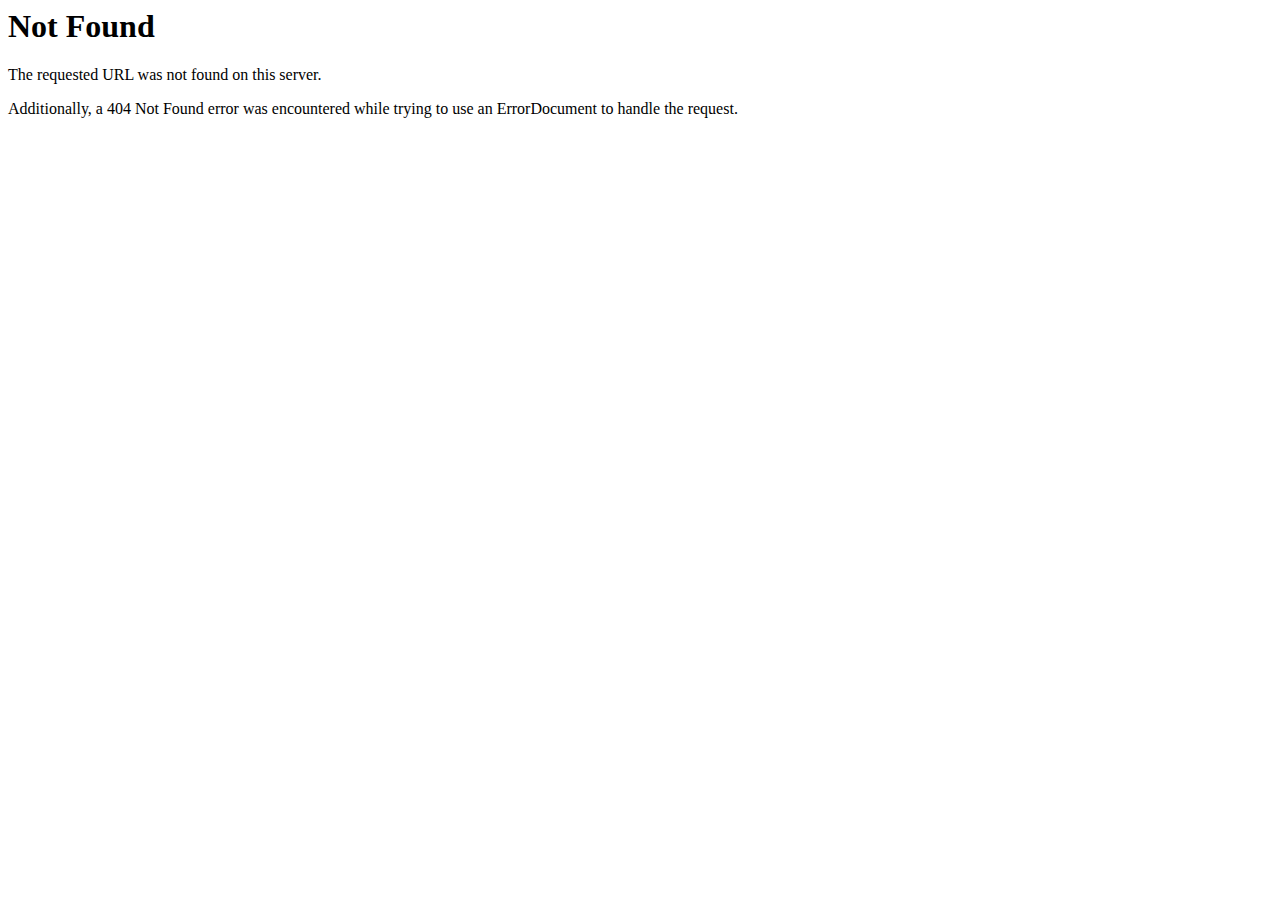
<file: css/landing-assets/css/font/ytp-regular.html>
<!DOCTYPE HTML PUBLIC "-//IETF//DTD HTML 2.0//EN">
<html><head>
<title>404 Not Found</title>
</head><body>
<h1>Not Found</h1>
<p>The requested URL was not found on this server.</p>
<p>Additionally, a 404 Not Found
error was encountered while trying to use an ErrorDocument to handle the request.</p>
</body></html>
</file>
<file: css/icon_fonts/css/icon_set_1.css>
@font-face {
  font-family: 'fontello';
  src: url('../font/fontello.eot?32974303');
  src: url('../font/fontello.eot?32974303#iefix') format('embedded-opentype'),
       url('../font/fontello.woff?32974303') format('woff'),
       url('../font/fontello.ttf?32974303') format('truetype'),
       url('../font/fontello.svg?32974303#fontello') format('svg');
  font-weight: normal;
  font-style: normal;
}
/* Chrome hack: SVG is rendered more smooth in Windozze. 100% magic, uncomment if you need it. */
/* Note, that will break hinting! In other OS-es font will be not as sharp as it could be */
/*
@media screen and (-webkit-min-device-pixel-ratio:0) {
  @font-face {
    font-family: 'fontello';
    src: url('../font/fontello.svg?32974303#fontello') format('svg');
  }
}
*/
 
 [class^="icon-"]:before, [class*=" icon-"]:before {
  font-family: "fontello";
  font-style: normal;
  font-weight: normal;
  speak: none;
 
  display: inline-block;
  text-decoration: inherit;
  width: 1em;
  margin-right: .2em;
  text-align: center;
  /* opacity: .8; */
 
  /* For safety - reset parent styles, that can break glyph codes*/
  font-variant: normal;
  text-transform: none;
     
  /* fix buttons height, for twitter bootstrap */
  line-height: 1em;
 
  /* Animation center compensation - margins should be symmetric */
  /* remove if not needed */
  margin-left: .2em;
 
  /* you can be more comfortable with increased icons size */
  /* font-size: 120%; */
 
  /* Uncomment for 3D effect */
  /* text-shadow: 1px 1px 1px rgba(127, 127, 127, 0.3); */
}
 
.icon-spin3:before { content: '\e800'; } /* '' */
.icon-youtube-4:before { content: '\ef87'; } /* '' */
.icon-spin5:before { content: '\e802'; } /* '' */
.icon-spin6:before { content: '\e803'; } /* '' */
.icon-glass:before { content: '\e804'; } /* '' */
.icon-music:before { content: '\e805'; } /* '' */
.icon-search:before { content: '\e806'; } /* '' */
.icon-mail:before { content: '\e807'; } /* '' */
.icon-mail-alt:before { content: '\e808'; } /* '' */
.icon-heart:before { content: '\e809'; } /* '' */
.icon-heart-empty:before { content: '\e80a'; } /* '' */
.icon-star:before { content: '\e80b'; } /* '' */
.icon-star-empty:before { content: '\e80c'; } /* '' */
.icon-star-half:before { content: '\e80d'; } /* '' */
.icon-star-half-alt:before { content: '\e80e'; } /* '' */
.icon-user:before { content: '\e80f'; } /* '' */
.icon-users:before { content: '\e827'; } /* '' */
.icon-male:before { content: '\e810'; } /* '' */
.icon-female:before { content: '\e811'; } /* '' */
.icon-video:before { content: '\e812'; } /* '' */
.icon-videocam:before { content: '\e813'; } /* '' */
.icon-picture:before { content: '\e814'; } /* '' */
.icon-camera:before { content: '\e815'; } /* '' */
.icon-camera-alt:before { content: '\e816'; } /* '' */
.icon-th-large:before { content: '\e817'; } /* '' */
.icon-th:before { content: '\e818'; } /* '' */
.icon-th-list:before { content: '\e819'; } /* '' */
.icon-ok:before { content: '\e81a'; } /* '' */
.icon-ok-circled:before { content: '\e81b'; } /* '' */
.icon-ok-circled2:before { content: '\e81c'; } /* '' */
.icon-ok-squared:before { content: '\e81d'; } /* '' */
.icon-cancel:before { content: '\e81e'; } /* '' */
.icon-cancel-circled:before { content: '\e81f'; } /* '' */
.icon-cancel-circled2:before { content: '\e820'; } /* '' */
.icon-plus:before { content: '\e821'; } /* '' */
.icon-plus-circled:before { content: '\e822'; } /* '' */
.icon-plus-squared:before { content: '\e823'; } /* '' */
.icon-plus-squared-small:before { content: '\e824'; } /* '' */
.icon-minus:before { content: '\e825'; } /* '' */
.icon-minus-circled:before { content: '\e826'; } /* '' */
.icon-minus-squared:before { content: '\e828'; } /* '' */
.icon-minus-squared-alt:before { content: '\e829'; } /* '' */
.icon-minus-squared-small:before { content: '\e82a'; } /* '' */
.icon-help:before { content: '\e82b'; } /* '' */
.icon-help-circled:before { content: '\e82c'; } /* '' */
.icon-info-circled:before { content: '\e82d'; } /* '' */
.icon-info:before { content: '\e82e'; } /* '' */
.icon-home:before { content: '\e82f'; } /* '' */
.icon-link:before { content: '\e830'; } /* '' */
.icon-unlink:before { content: '\e831'; } /* '' */
.icon-link-ext:before { content: '\e832'; } /* '' */
.icon-link-ext-alt:before { content: '\e833'; } /* '' */
.icon-attach:before { content: '\e834'; } /* '' */
.icon-lock:before { content: '\e835'; } /* '' */
.icon-lock-open:before { content: '\e836'; } /* '' */
.icon-lock-open-alt:before { content: '\e837'; } /* '' */
.icon-pin:before { content: '\e838'; } /* '' */
.icon-eye:before { content: '\e839'; } /* '' */
.icon-eye-off:before { content: '\e83a'; } /* '' */
.icon-tag:before { content: '\e83b'; } /* '' */
.icon-tags:before { content: '\e83c'; } /* '' */
.icon-bookmark:before { content: '\e83d'; } /* '' */
.icon-bookmark-empty:before { content: '\e83e'; } /* '' */
.icon-flag:before { content: '\e83f'; } /* '' */
.icon-flag-empty:before { content: '\e840'; } /* '' */
.icon-flag-checkered:before { content: '\e841'; } /* '' */
.icon-thumbs-up:before { content: '\e842'; } /* '' */
.icon-thumbs-down:before { content: '\e843'; } /* '' */
.icon-thumbs-up-alt:before { content: '\e844'; } /* '' */
.icon-thumbs-down-alt:before { content: '\e845'; } /* '' */
.icon-download:before { content: '\e846'; } /* '' */
.icon-upload:before { content: '\e847'; } /* '' */
.icon-download-cloud:before { content: '\e848'; } /* '' */
.icon-upload-cloud:before { content: '\e849'; } /* '' */
.icon-reply:before { content: '\e84a'; } /* '' */
.icon-reply-all:before { content: '\e84b'; } /* '' */
.icon-forward:before { content: '\e84c'; } /* '' */
.icon-quote-left:before { content: '\e84d'; } /* '' */
.icon-quote-right:before { content: '\e84e'; } /* '' */
.icon-code:before { content: '\e84f'; } /* '' */
.icon-export:before { content: '\e850'; } /* '' */
.icon-export-alt:before { content: '\e851'; } /* '' */
.icon-pencil:before { content: '\e852'; } /* '' */
.icon-pencil-squared:before { content: '\e853'; } /* '' */
.icon-edit:before { content: '\e854'; } /* '' */
.icon-print:before { content: '\e855'; } /* '' */
.icon-retweet:before { content: '\e856'; } /* '' */
.icon-keyboard:before { content: '\e857'; } /* '' */
.icon-gamepad:before { content: '\e858'; } /* '' */
.icon-comment:before { content: '\e859'; } /* '' */
.icon-chat:before { content: '\e85a'; } /* '' */
.icon-comment-empty:before { content: '\e85b'; } /* '' */
.icon-chat-empty:before { content: '\e85c'; } /* '' */
.icon-bell:before { content: '\e85d'; } /* '' */
.icon-bell-alt:before { content: '\e85e'; } /* '' */
.icon-attention-alt:before { content: '\e85f'; } /* '' */
.icon-attention:before { content: '\e860'; } /* '' */
.icon-attention-circled:before { content: '\e861'; } /* '' */
.icon-location:before { content: '\e862'; } /* '' */
.icon-direction:before { content: '\e863'; } /* '' */
.icon-compass:before { content: '\e864'; } /* '' */
.icon-trash:before { content: '\e865'; } /* '' */
.icon-doc:before { content: '\e866'; } /* '' */
.icon-docs:before { content: '\e867'; } /* '' */
.icon-doc-text:before { content: '\e868'; } /* '' */
.icon-doc-inv:before { content: '\e869'; } /* '' */
.icon-doc-text-inv:before { content: '\e86a'; } /* '' */
.icon-folder:before { content: '\e86b'; } /* '' */
.icon-folder-open:before { content: '\e86c'; } /* '' */
.icon-folder-empty:before { content: '\e86d'; } /* '' */
.icon-folder-open-empty:before { content: '\e86e'; } /* '' */
.icon-box:before { content: '\e86f'; } /* '' */
.icon-rss:before { content: '\e870'; } /* '' */
.icon-rss-squared:before { content: '\e871'; } /* '' */
.icon-phone:before { content: '\e872'; } /* '' */
.icon-phone-squared:before { content: '\e873'; } /* '' */
.icon-menu:before { content: '\e874'; } /* '' */
.icon-cog:before { content: '\e875'; } /* '' */
.icon-cog-alt:before { content: '\e876'; } /* '' */
.icon-wrench:before { content: '\e877'; } /* '' */
.icon-basket:before { content: '\e878'; } /* '' */
.icon-calendar:before { content: '\e879'; } /* '' */
.icon-calendar-empty:before { content: '\e87a'; } /* '' */
.icon-login:before { content: '\e87b'; } /* '' */
.icon-logout:before { content: '\e87c'; } /* '' */
.icon-mic:before { content: '\e87d'; } /* '' */
.icon-mute:before { content: '\e87e'; } /* '' */
.icon-volume-off:before { content: '\e87f'; } /* '' */
.icon-volume-down:before { content: '\e880'; } /* '' */
.icon-volume-up:before { content: '\e881'; } /* '' */
.icon-headphones:before { content: '\e882'; } /* '' */
.icon-clock:before { content: '\e883'; } /* '' */
.icon-lightbulb:before { content: '\e884'; } /* '' */
.icon-block:before { content: '\e885'; } /* '' */
.icon-resize-full:before { content: '\e886'; } /* '' */
.icon-resize-full-alt:before { content: '\e887'; } /* '' */
.icon-resize-small:before { content: '\e888'; } /* '' */
.icon-resize-vertical:before { content: '\e889'; } /* '' */
.icon-resize-horizontal:before { content: '\e88a'; } /* '' */
.icon-move:before { content: '\e88b'; } /* '' */
.icon-zoom-in:before { content: '\e88c'; } /* '' */
.icon-zoom-out:before { content: '\e88d'; } /* '' */
.icon-down-circled2:before { content: '\e88e'; } /* '' */
.icon-up-circled2:before { content: '\e88f'; } /* '' */
.icon-left-circled2:before { content: '\e890'; } /* '' */
.icon-right-circled2:before { content: '\e891'; } /* '' */
.icon-down-dir:before { content: '\e892'; } /* '' */
.icon-up-dir:before { content: '\e893'; } /* '' */
.icon-left-dir:before { content: '\e894'; } /* '' */
.icon-right-dir:before { content: '\e895'; } /* '' */
.icon-down-open:before { content: '\e896'; } /* '' */
.icon-left-open:before { content: '\e897'; } /* '' */
.icon-right-open:before { content: '\e898'; } /* '' */
.icon-up-open:before { content: '\e899'; } /* '' */
.icon-angle-left:before { content: '\e89a'; } /* '' */
.icon-angle-right:before { content: '\e89b'; } /* '' */
.icon-angle-up:before { content: '\e89c'; } /* '' */
.icon-angle-down:before { content: '\e89d'; } /* '' */
.icon-angle-circled-left:before { content: '\e89e'; } /* '' */
.icon-angle-circled-right:before { content: '\e89f'; } /* '' */
.icon-angle-circled-up:before { content: '\e8a0'; } /* '' */
.icon-angle-circled-down:before { content: '\e8a1'; } /* '' */
.icon-angle-double-left:before { content: '\e8a2'; } /* '' */
.icon-angle-double-right:before { content: '\e8a3'; } /* '' */
.icon-angle-double-up:before { content: '\e8a4'; } /* '' */
.icon-angle-double-down:before { content: '\e8a5'; } /* '' */
.icon-down:before { content: '\e8a6'; } /* '' */
.icon-left:before { content: '\e8a7'; } /* '' */
.icon-right:before { content: '\e8a8'; } /* '' */
.icon-up:before { content: '\e8a9'; } /* '' */
.icon-down-big:before { content: '\e8aa'; } /* '' */
.icon-left-big:before { content: '\e8ab'; } /* '' */
.icon-right-big:before { content: '\e8ac'; } /* '' */
.icon-up-big:before { content: '\e8ad'; } /* '' */
.icon-right-hand:before { content: '\e8ae'; } /* '' */
.icon-left-hand:before { content: '\e8af'; } /* '' */
.icon-up-hand:before { content: '\e8b0'; } /* '' */
.icon-down-hand:before { content: '\e8b1'; } /* '' */
.icon-left-circled:before { content: '\e8b2'; } /* '' */
.icon-right-circled:before { content: '\e8b3'; } /* '' */
.icon-up-circled:before { content: '\e8b4'; } /* '' */
.icon-down-circled:before { content: '\e8b5'; } /* '' */
.icon-cw:before { content: '\e8b6'; } /* '' */
.icon-ccw:before { content: '\e8b7'; } /* '' */
.icon-arrows-cw:before { content: '\e8b8'; } /* '' */
.icon-level-up:before { content: '\e8b9'; } /* '' */
.icon-level-down:before { content: '\e8ba'; } /* '' */
.icon-shuffle:before { content: '\e8bb'; } /* '' */
.icon-exchange:before { content: '\e8bc'; } /* '' */
.icon-expand:before { content: '\e8bd'; } /* '' */
.icon-collapse:before { content: '\e8be'; } /* '' */
.icon-expand-right:before { content: '\e8bf'; } /* '' */
.icon-collapse-left:before { content: '\e8c0'; } /* '' */
.icon-play:before { content: '\e8c1'; } /* '' */
.icon-play-circled:before { content: '\e8c2'; } /* '' */
.icon-play-circled2:before { content: '\e8c3'; } /* '' */
.icon-stop:before { content: '\e8c4'; } /* '' */
.icon-pause:before { content: '\e8c5'; } /* '' */
.icon-to-end:before { content: '\e8c6'; } /* '' */
.icon-to-end-alt:before { content: '\e8c7'; } /* '' */
.icon-to-start:before { content: '\e8c8'; } /* '' */
.icon-to-start-alt:before { content: '\e8c9'; } /* '' */
.icon-fast-fw:before { content: '\e8ca'; } /* '' */
.icon-fast-bw:before { content: '\e8cb'; } /* '' */
.icon-eject:before { content: '\e8cc'; } /* '' */
.icon-target:before { content: '\e8cd'; } /* '' */
.icon-signal:before { content: '\e8ce'; } /* '' */
.icon-award:before { content: '\e8cf'; } /* '' */
.icon-desktop:before { content: '\e8d0'; } /* '' */
.icon-laptop:before { content: '\e8d1'; } /* '' */
.icon-tablet:before { content: '\e8d2'; } /* '' */
.icon-mobile:before { content: '\e8d3'; } /* '' */
.icon-inbox:before { content: '\e8d4'; } /* '' */
.icon-globe:before { content: '\e8d5'; } /* '' */
.icon-sun:before { content: '\e8d6'; } /* '' */
.icon-cloud:before { content: '\e8d7'; } /* '' */
.icon-flash:before { content: '\e8d8'; } /* '' */
.icon-moon:before { content: '\e8d9'; } /* '' */
.icon-umbrella:before { content: '\e8da'; } /* '' */
.icon-flight:before { content: '\e8db'; } /* '' */
.icon-fighter-jet:before { content: '\e8dc'; } /* '' */
.icon-leaf:before { content: '\e8dd'; } /* '' */
.icon-font:before { content: '\e8de'; } /* '' */
.icon-bold:before { content: '\e8df'; } /* '' */
.icon-italic:before { content: '\e8e0'; } /* '' */
.icon-text-height:before { content: '\e8e1'; } /* '' */
.icon-text-width:before { content: '\e8e2'; } /* '' */
.icon-align-left:before { content: '\e8e3'; } /* '' */
.icon-align-center:before { content: '\e8e4'; } /* '' */
.icon-align-right:before { content: '\e8e5'; } /* '' */
.icon-align-justify:before { content: '\e8e6'; } /* '' */
.icon-list:before { content: '\e8e7'; } /* '' */
.icon-indent-left:before { content: '\e8e8'; } /* '' */
.icon-indent-right:before { content: '\e8e9'; } /* '' */
.icon-list-bullet:before { content: '\e8ea'; } /* '' */
.icon-list-numbered:before { content: '\e8eb'; } /* '' */
.icon-strike:before { content: '\e8ec'; } /* '' */
.icon-underline:before { content: '\e8ed'; } /* '' */
.icon-superscript:before { content: '\e8ee'; } /* '' */
.icon-subscript:before { content: '\e8ef'; } /* '' */
.icon-table:before { content: '\e8f0'; } /* '' */
.icon-columns:before { content: '\e8f1'; } /* '' */
.icon-crop:before { content: '\e8f2'; } /* '' */
.icon-scissors:before { content: '\e8f3'; } /* '' */
.icon-paste:before { content: '\e8f4'; } /* '' */
.icon-briefcase:before { content: '\e8f5'; } /* '' */
.icon-suitcase:before { content: '\e8f6'; } /* '' */
.icon-ellipsis:before { content: '\e8f7'; } /* '' */
.icon-ellipsis-vert:before { content: '\e8f8'; } /* '' */
.icon-off:before { content: '\e8f9'; } /* '' */
.icon-road:before { content: '\e8fa'; } /* '' */
.icon-list-alt:before { content: '\e8fb'; } /* '' */
.icon-qrcode:before { content: '\e8fc'; } /* '' */
.icon-barcode:before { content: '\e8fd'; } /* '' */
.icon-book:before { content: '\e8fe'; } /* '' */
.icon-ajust:before { content: '\e8ff'; } /* '' */
.icon-tint:before { content: '\e900'; } /* '' */
.icon-check:before { content: '\e901'; } /* '' */
.icon-check-empty:before { content: '\e902'; } /* '' */
.icon-circle:before { content: '\e903'; } /* '' */
.icon-circle-empty:before { content: '\e904'; } /* '' */
.icon-dot-circled:before { content: '\e905'; } /* '' */
.icon-asterisk:before { content: '\e906'; } /* '' */
.icon-gift:before { content: '\e907'; } /* '' */
.icon-fire:before { content: '\e908'; } /* '' */
.icon-magnet:before { content: '\e909'; } /* '' */
.icon-chart-bar:before { content: '\e90a'; } /* '' */
.icon-ticket:before { content: '\e90b'; } /* '' */
.icon-credit-card:before { content: '\e90c'; } /* '' */
.icon-floppy:before { content: '\e90d'; } /* '' */
.icon-megaphone:before { content: '\e90e'; } /* '' */
.icon-hdd:before { content: '\e90f'; } /* '' */
.icon-key:before { content: '\e910'; } /* '' */
.icon-fork:before { content: '\e911'; } /* '' */
.icon-rocket:before { content: '\e912'; } /* '' */
.icon-bug:before { content: '\e913'; } /* '' */
.icon-certificate:before { content: '\e914'; } /* '' */
.icon-tasks:before { content: '\e915'; } /* '' */
.icon-filter:before { content: '\e916'; } /* '' */
.icon-beaker:before { content: '\e917'; } /* '' */
.icon-magic:before { content: '\e918'; } /* '' */
.icon-truck:before { content: '\e919'; } /* '' */
.icon-money:before { content: '\e91a'; } /* '' */
.icon-euro:before { content: '\e91b'; } /* '' */
.icon-pound:before { content: '\e91c'; } /* '' */
.icon-dollar:before { content: '\e91d'; } /* '' */
.icon-rupee:before { content: '\e91e'; } /* '' */
.icon-yen:before { content: '\e91f'; } /* '' */
.icon-rouble:before { content: '\e920'; } /* '' */
.icon-try:before { content: '\e921'; } /* '' */
.icon-won:before { content: '\e922'; } /* '' */
.icon-bitcoin:before { content: '\e923'; } /* '' */
.icon-sort:before { content: '\e924'; } /* '' */
.icon-sort-down:before { content: '\e925'; } /* '' */
.icon-sort-up:before { content: '\e926'; } /* '' */
.icon-sort-alt-up:before { content: '\e927'; } /* '' */
.icon-sort-alt-down:before { content: '\e928'; } /* '' */
.icon-sort-name-up:before { content: '\e929'; } /* '' */
.icon-sort-name-down:before { content: '\e92a'; } /* '' */
.icon-sort-number-up:before { content: '\e92b'; } /* '' */
.icon-sort-number-down:before { content: '\e92c'; } /* '' */
.icon-hammer:before { content: '\e92d'; } /* '' */
.icon-gauge:before { content: '\e92e'; } /* '' */
.icon-sitemap:before { content: '\e92f'; } /* '' */
.icon-spinner:before { content: '\e930'; } /* '' */
.icon-coffee:before { content: '\e931'; } /* '' */
.icon-food:before { content: '\e932'; } /* '' */
.icon-beer:before { content: '\e933'; } /* '' */
.icon-user-md:before { content: '\e934'; } /* '' */
.icon-stethoscope:before { content: '\e935'; } /* '' */
.icon-ambulance:before { content: '\e936'; } /* '' */
.icon-medkit:before { content: '\e937'; } /* '' */
.icon-h-sigh:before { content: '\e938'; } /* '' */
.icon-hospital:before { content: '\e939'; } /* '' */
.icon-building:before { content: '\e93a'; } /* '' */
.icon-smile:before { content: '\e93b'; } /* '' */
.icon-frown:before { content: '\e93c'; } /* '' */
.icon-meh:before { content: '\e93d'; } /* '' */
.icon-anchor:before { content: '\e93e'; } /* '' */
.icon-terminal:before { content: '\e93f'; } /* '' */
.icon-eraser:before { content: '\e940'; } /* '' */
.icon-puzzle:before { content: '\e941'; } /* '' */
.icon-shield:before { content: '\e942'; } /* '' */
.icon-extinguisher:before { content: '\e943'; } /* '' */
.icon-bullseye:before { content: '\e944'; } /* '' */
.icon-wheelchair:before { content: '\e945'; } /* '' */
.icon-adn:before { content: '\e946'; } /* '' */
.icon-android:before { content: '\e947'; } /* '' */
.icon-apple:before { content: '\e948'; } /* '' */
.icon-bitbucket:before { content: '\e949'; } /* '' */
.icon-bitbucket-squared:before { content: '\e94a'; } /* '' */
.icon-css3:before { content: '\e94b'; } /* '' */
.icon-dribbble:before { content: '\e94c'; } /* '' */
.icon-dropbox:before { content: '\e94d'; } /* '' */
.icon-facebook:before { content: '\e94e'; } /* '' */
.icon-facebook-squared:before { content: '\e94f'; } /* '' */
.icon-flickr:before { content: '\e950'; } /* '' */
.icon-foursquare:before { content: '\e951'; } /* '' */
.icon-github:before { content: '\e952'; } /* '' */
.icon-github-squared:before { content: '\e953'; } /* '' */
.icon-github-circled:before { content: '\e954'; } /* '' */
.icon-gittip:before { content: '\e955'; } /* '' */
.icon-gplus-squared:before { content: '\e956'; } /* '' */
.icon-gplus:before { content: '\e957'; } /* '' */
.icon-html5:before { content: '\e958'; } /* '' */
.icon-instagramm:before { content: '\e959'; } /* '' */
.icon-linkedin-squared:before { content: '\e95a'; } /* '' */
.icon-linux:before { content: '\e95b'; } /* '' */
.icon-linkedin:before { content: '\e95c'; } /* '' */
.icon-maxcdn:before { content: '\e95d'; } /* '' */
.icon-pagelines:before { content: '\e95e'; } /* '' */
.icon-pinterest-circled:before { content: '\e95f'; } /* '' */
.icon-pinterest-squared:before { content: '\e960'; } /* '' */
.icon-renren:before { content: '\e961'; } /* '' */
.icon-skype:before { content: '\e962'; } /* '' */
.icon-stackexchange:before { content: '\e963'; } /* '' */
.icon-stackoverflow:before { content: '\e964'; } /* '' */
.icon-trello:before { content: '\e965'; } /* '' */
.icon-tumblr:before { content: '\e966'; } /* '' */
.icon-tumblr-squared:before { content: '\e967'; } /* '' */
.icon-twitter-squared:before { content: '\e968'; } /* '' */
.icon-twitter:before { content: '\e969'; } /* '' */
.icon-vimeo-squared:before { content: '\e96a'; } /* '' */
.icon-vkontakte:before { content: '\e96b'; } /* '' */
.icon-weibo:before { content: '\e96c'; } /* '' */
.icon-windows:before { content: '\e96d'; } /* '' */
.icon-xing:before { content: '\e96e'; } /* '' */
.icon-xing-squared:before { content: '\e96f'; } /* '' */
.icon-youtube:before { content: '\e970'; } /* '' */
.icon-youtube-squared:before { content: '\e971'; } /* '' */
.icon-youtube-play:before { content: '\e972'; } /* '' */
.icon-blank:before { content: '\e973'; } /* '' */
.icon-lemon:before { content: '\e974'; } /* '' */
.icon-note:before { content: '\e975'; } /* '' */
.icon-note-beamed:before { content: '\e976'; } /* '' */
.icon-music-1:before { content: '\e977'; } /* '' */
.icon-search-1:before { content: '\e978'; } /* '' */
.icon-flashlight:before { content: '\e979'; } /* '' */
.icon-mail-1:before { content: '\e97a'; } /* '' */
.icon-heart-1:before { content: '\e97b'; } /* '' */
.icon-heart-empty-1:before { content: '\e97c'; } /* '' */
.icon-star-1:before { content: '\e97d'; } /* '' */
.icon-star-empty-1:before { content: '\e97e'; } /* '' */
.icon-user-1:before { content: '\e97f'; } /* '' */
.icon-users-1:before { content: '\e980'; } /* '' */
.icon-user-add:before { content: '\e981'; } /* '' */
.icon-video-1:before { content: '\e982'; } /* '' */
.icon-picture-1:before { content: '\e983'; } /* '' */
.icon-camera-1:before { content: '\e984'; } /* '' */
.icon-layout:before { content: '\e985'; } /* '' */
.icon-menu-1:before { content: '\e986'; } /* '' */
.icon-check-1:before { content: '\e987'; } /* '' */
.icon-cancel-1:before { content: '\e988'; } /* '' */
.icon-cancel-circled-1:before { content: '\e989'; } /* '' */
.icon-cancel-squared:before { content: '\e98a'; } /* '' */
.icon-plus-1:before { content: '\e98b'; } /* '' */
.icon-plus-circled-1:before { content: '\e98c'; } /* '' */
.icon-plus-squared-1:before { content: '\e98d'; } /* '' */
.icon-minus-1:before { content: '\e98e'; } /* '' */
.icon-minus-circled-1:before { content: '\e98f'; } /* '' */
.icon-minus-squared-1:before { content: '\e990'; } /* '' */
.icon-help-1:before { content: '\e991'; } /* '' */
.icon-help-circled-1:before { content: '\e992'; } /* '' */
.icon-info-1:before { content: '\e993'; } /* '' */
.icon-info-circled-1:before { content: '\e994'; } /* '' */
.icon-back:before { content: '\e995'; } /* '' */
.icon-home-1:before { content: '\e996'; } /* '' */
.icon-link-1:before { content: '\e997'; } /* '' */
.icon-attach-1:before { content: '\e998'; } /* '' */
.icon-lock-1:before { content: '\e999'; } /* '' */
.icon-lock-open-1:before { content: '\e99a'; } /* '' */
.icon-eye-1:before { content: '\e99b'; } /* '' */
.icon-tag-1:before { content: '\e99c'; } /* '' */
.icon-bookmark-1:before { content: '\e99d'; } /* '' */
.icon-bookmarks:before { content: '\e99e'; } /* '' */
.icon-flag-1:before { content: '\e99f'; } /* '' */
.icon-thumbs-up-1:before { content: '\e9a0'; } /* '' */
.icon-thumbs-down-1:before { content: '\e9a1'; } /* '' */
.icon-download-1:before { content: '\e9a2'; } /* '' */
.icon-upload-1:before { content: '\e9a3'; } /* '' */
.icon-upload-cloud-1:before { content: '\e9a4'; } /* '' */
.icon-reply-1:before { content: '\e9a5'; } /* '' */
.icon-reply-all-1:before { content: '\e9a6'; } /* '' */
.icon-forward-1:before { content: '\e9a7'; } /* '' */
.icon-quote:before { content: '\e9a8'; } /* '' */
.icon-code-1:before { content: '\e9a9'; } /* '' */
.icon-export-1:before { content: '\e9aa'; } /* '' */
.icon-pencil-1:before { content: '\e9ab'; } /* '' */
.icon-feather:before { content: '\e9ac'; } /* '' */
.icon-print-1:before { content: '\e9ad'; } /* '' */
.icon-retweet-1:before { content: '\e9ae'; } /* '' */
.icon-keyboard-1:before { content: '\e9af'; } /* '' */
.icon-comment-1:before { content: '\e9b0'; } /* '' */
.icon-chat-1:before { content: '\e9b1'; } /* '' */
.icon-bell-1:before { content: '\e9b2'; } /* '' */
.icon-attention-1:before { content: '\e9b3'; } /* '' */
.icon-alert:before { content: '\e9b4'; } /* '' */
.icon-vcard:before { content: '\e9b5'; } /* '' */
.icon-address:before { content: '\e9b6'; } /* '' */
.icon-location-1:before { content: '\e9b7'; } /* '' */
.icon-map:before { content: '\e9b8'; } /* '' */
.icon-direction-1:before { content: '\e9b9'; } /* '' */
.icon-compass-1:before { content: '\e9ba'; } /* '' */
.icon-cup:before { content: '\e9bb'; } /* '' */
.icon-trash-1:before { content: '\e9bc'; } /* '' */
.icon-doc-1:before { content: '\e9bd'; } /* '' */
.icon-docs-1:before { content: '\e9be'; } /* '' */
.icon-doc-landscape:before { content: '\e9bf'; } /* '' */
.icon-doc-text-1:before { content: '\e9c0'; } /* '' */
.icon-doc-text-inv-1:before { content: '\e9c1'; } /* '' */
.icon-newspaper:before { content: '\e9c2'; } /* '' */
.icon-book-open:before { content: '\e9c3'; } /* '' */
.icon-book-1:before { content: '\e9c4'; } /* '' */
.icon-folder-1:before { content: '\e9c5'; } /* '' */
.icon-archive:before { content: '\e9c6'; } /* '' */
.icon-box-1:before { content: '\e9c7'; } /* '' */
.icon-rss-1:before { content: '\e9c8'; } /* '' */
.icon-phone-1:before { content: '\e9c9'; } /* '' */
.icon-cog-1:before { content: '\e9ca'; } /* '' */
.icon-tools:before { content: '\e9cb'; } /* '' */
.icon-share:before { content: '\e9cc'; } /* '' */
.icon-shareable:before { content: '\e9cd'; } /* '' */
.icon-basket-1:before { content: '\e9ce'; } /* '' */
.icon-bag:before { content: '\e9cf'; } /* '' */
.icon-calendar-1:before { content: '\e9d0'; } /* '' */
.icon-login-1:before { content: '\e9d1'; } /* '' */
.icon-logout-1:before { content: '\e9d2'; } /* '' */
.icon-mic-1:before { content: '\e9d3'; } /* '' */
.icon-mute-1:before { content: '\e9d4'; } /* '' */
.icon-sound:before { content: '\e9d5'; } /* '' */
.icon-volume:before { content: '\e9d6'; } /* '' */
.icon-clock-1:before { content: '\e9d7'; } /* '' */
.icon-hourglass:before { content: '\e9d8'; } /* '' */
.icon-lamp:before { content: '\e9d9'; } /* '' */
.icon-light-down:before { content: '\e9da'; } /* '' */
.icon-light-up:before { content: '\e9db'; } /* '' */
.icon-adjust:before { content: '\e9dc'; } /* '' */
.icon-block-1:before { content: '\e9dd'; } /* '' */
.icon-resize-full-1:before { content: '\e9de'; } /* '' */
.icon-resize-small-1:before { content: '\e9df'; } /* '' */
.icon-popup:before { content: '\e9e0'; } /* '' */
.icon-publish:before { content: '\e9e1'; } /* '' */
.icon-window:before { content: '\e9e2'; } /* '' */
.icon-arrow-combo:before { content: '\e9e3'; } /* '' */
.icon-down-circled-1:before { content: '\e9e4'; } /* '' */
.icon-left-circled-1:before { content: '\e9e5'; } /* '' */
.icon-right-circled-1:before { content: '\e9e6'; } /* '' */
.icon-up-circled-1:before { content: '\e9e7'; } /* '' */
.icon-down-open-1:before { content: '\e9e8'; } /* '' */
.icon-left-open-1:before { content: '\e9e9'; } /* '' */
.icon-right-open-1:before { content: '\e9ea'; } /* '' */
.icon-up-open-1:before { content: '\e9eb'; } /* '' */
.icon-down-open-mini:before { content: '\e9ec'; } /* '' */
.icon-left-open-mini:before { content: '\e9ed'; } /* '' */
.icon-right-open-mini:before { content: '\e9ee'; } /* '' */
.icon-up-open-mini:before { content: '\e9ef'; } /* '' */
.icon-down-open-big:before { content: '\e9f0'; } /* '' */
.icon-left-open-big:before { content: '\e9f1'; } /* '' */
.icon-right-open-big:before { content: '\e9f2'; } /* '' */
.icon-up-open-big:before { content: '\e9f3'; } /* '' */
.icon-down-1:before { content: '\e9f4'; } /* '' */
.icon-left-1:before { content: '\e9f5'; } /* '' */
.icon-right-1:before { content: '\e9f6'; } /* '' */
.icon-up-1:before { content: '\e9f7'; } /* '' */
.icon-down-dir-1:before { content: '\e9f8'; } /* '' */
.icon-left-dir-1:before { content: '\e9f9'; } /* '' */
.icon-right-dir-1:before { content: '\e9fa'; } /* '' */
.icon-up-dir-1:before { content: '\e9fb'; } /* '' */
.icon-down-bold:before { content: '\e9fc'; } /* '' */
.icon-left-bold:before { content: '\e9fd'; } /* '' */
.icon-right-bold:before { content: '\e9fe'; } /* '' */
.icon-up-bold:before { content: '\e9ff'; } /* '' */
.icon-down-thin:before { content: '\ea00'; } /* '' */
.icon-left-thin:before { content: '\ea01'; } /* '' */
.icon-right-thin:before { content: '\ea02'; } /* '' */
.icon-up-thin:before { content: '\ea03'; } /* '' */
.icon-ccw-1:before { content: '\ea04'; } /* '' */
.icon-cw-1:before { content: '\ea05'; } /* '' */
.icon-arrows-ccw:before { content: '\ea06'; } /* '' */
.icon-level-down-1:before { content: '\ea07'; } /* '' */
.icon-level-up-1:before { content: '\ea08'; } /* '' */
.icon-shuffle-1:before { content: '\ea09'; } /* '' */
.icon-loop:before { content: '\ea0a'; } /* '' */
.icon-switch:before { content: '\ea0b'; } /* '' */
.icon-play-1:before { content: '\ea0c'; } /* '' */
.icon-stop-1:before { content: '\ea0d'; } /* '' */
.icon-pause-1:before { content: '\ea0e'; } /* '' */
.icon-record:before { content: '\ea0f'; } /* '' */
.icon-to-end-1:before { content: '\ea10'; } /* '' */
.icon-to-start-1:before { content: '\ea11'; } /* '' */
.icon-fast-forward:before { content: '\ea12'; } /* '' */
.icon-fast-backward:before { content: '\ea13'; } /* '' */
.icon-progress-0:before { content: '\ea14'; } /* '' */
.icon-progress-1:before { content: '\ea15'; } /* '' */
.icon-progress-2:before { content: '\ea16'; } /* '' */
.icon-progress-3:before { content: '\ea17'; } /* '' */
.icon-target-1:before { content: '\ea18'; } /* '' */
.icon-palette:before { content: '\ea19'; } /* '' */
.icon-list-1:before { content: '\ea1a'; } /* '' */
.icon-list-add:before { content: '\ea1b'; } /* '' */
.icon-signal-1:before { content: '\ea1c'; } /* '' */
.icon-trophy:before { content: '\ea1d'; } /* '' */
.icon-battery:before { content: '\ea1e'; } /* '' */
.icon-back-in-time:before { content: '\ea1f'; } /* '' */
.icon-monitor:before { content: '\ea20'; } /* '' */
.icon-mobile-1:before { content: '\ea21'; } /* '' */
.icon-network:before { content: '\ea22'; } /* '' */
.icon-cd:before { content: '\ea23'; } /* '' */
.icon-inbox-1:before { content: '\ea24'; } /* '' */
.icon-install:before { content: '\ea25'; } /* '' */
.icon-globe-1:before { content: '\ea26'; } /* '' */
.icon-cloud-1:before { content: '\ea27'; } /* '' */
.icon-cloud-thunder:before { content: '\ea28'; } /* '' */
.icon-flash-1:before { content: '\ea29'; } /* '' */
.icon-moon-1:before { content: '\ea2a'; } /* '' */
.icon-flight-1:before { content: '\ea2b'; } /* '' */
.icon-paper-plane:before { content: '\ea2c'; } /* '' */
.icon-leaf-1:before { content: '\ea2d'; } /* '' */
.icon-lifebuoy:before { content: '\ea2e'; } /* '' */
.icon-mouse:before { content: '\ea2f'; } /* '' */
.icon-briefcase-1:before { content: '\ea30'; } /* '' */
.icon-suitcase-1:before { content: '\ea31'; } /* '' */
.icon-dot:before { content: '\ea32'; } /* '' */
.icon-dot-2:before { content: '\ea33'; } /* '' */
.icon-dot-3:before { content: '\ea34'; } /* '' */
.icon-brush:before { content: '\ea35'; } /* '' */
.icon-magnet-1:before { content: '\ea36'; } /* '' */
.icon-infinity:before { content: '\ea37'; } /* '' */
.icon-erase:before { content: '\ea38'; } /* '' */
.icon-chart-pie:before { content: '\ea39'; } /* '' */
.icon-chart-line:before { content: '\ea3a'; } /* '' */
.icon-chart-bar-1:before { content: '\ea3b'; } /* '' */
.icon-chart-area:before { content: '\ea3c'; } /* '' */
.icon-tape:before { content: '\ea3d'; } /* '' */
.icon-graduation-cap:before { content: '\ea3e'; } /* '' */
.icon-language:before { content: '\ea3f'; } /* '' */
.icon-ticket-1:before { content: '\ea40'; } /* '' */
.icon-water:before { content: '\ea41'; } /* '' */
.icon-droplet:before { content: '\ea42'; } /* '' */
.icon-air:before { content: '\ea43'; } /* '' */
.icon-credit-card-1:before { content: '\ea44'; } /* '' */
.icon-floppy-1:before { content: '\ea45'; } /* '' */
.icon-clipboard:before { content: '\ea46'; } /* '' */
.icon-megaphone-1:before { content: '\ea47'; } /* '' */
.icon-database:before { content: '\ea48'; } /* '' */
.icon-drive:before { content: '\ea49'; } /* '' */
.icon-bucket:before { content: '\ea4a'; } /* '' */
.icon-thermometer:before { content: '\ea4b'; } /* '' */
.icon-key-1:before { content: '\ea4c'; } /* '' */
.icon-flow-cascade:before { content: '\ea4d'; } /* '' */
.icon-flow-branch:before { content: '\ea4e'; } /* '' */
.icon-flow-tree:before { content: '\ea4f'; } /* '' */
.icon-flow-line:before { content: '\ea50'; } /* '' */
.icon-flow-parallel:before { content: '\ea51'; } /* '' */
.icon-rocket-1:before { content: '\ea52'; } /* '' */
.icon-gauge-1:before { content: '\ea53'; } /* '' */
.icon-traffic-cone:before { content: '\ea54'; } /* '' */
.icon-cc:before { content: '\ea55'; } /* '' */
.icon-cc-by:before { content: '\ea56'; } /* '' */
.icon-cc-nc:before { content: '\ea57'; } /* '' */
.icon-cc-nc-eu:before { content: '\ea58'; } /* '' */
.icon-cc-nc-jp:before { content: '\ea59'; } /* '' */
.icon-cc-sa:before { content: '\ea5a'; } /* '' */
.icon-cc-nd:before { content: '\ea5b'; } /* '' */
.icon-cc-pd:before { content: '\ea5c'; } /* '' */
.icon-cc-zero:before { content: '\ea5d'; } /* '' */
.icon-cc-share:before { content: '\ea5e'; } /* '' */
.icon-cc-remix:before { content: '\ea5f'; } /* '' */
.icon-github-1:before { content: '\ea60'; } /* '' */
.icon-github-circled-1:before { content: '\ea61'; } /* '' */
.icon-flickr-1:before { content: '\ea62'; } /* '' */
.icon-flickr-circled:before { content: '\ea63'; } /* '' */
.icon-vimeo:before { content: '\ea64'; } /* '' */
.icon-vimeo-circled:before { content: '\ea65'; } /* '' */
.icon-twitter-1:before { content: '\ea66'; } /* '' */
.icon-twitter-circled:before { content: '\ea67'; } /* '' */
.icon-facebook-1:before { content: '\ea68'; } /* '' */
.icon-facebook-circled:before { content: '\ea69'; } /* '' */
.icon-facebook-squared-1:before { content: '\ea6a'; } /* '' */
.icon-gplus-1:before { content: '\ea6b'; } /* '' */
.icon-gplus-circled:before { content: '\ea6c'; } /* '' */
.icon-pinterest:before { content: '\ea6d'; } /* '' */
.icon-pinterest-circled-1:before { content: '\ea6e'; } /* '' */
.icon-tumblr-1:before { content: '\ea6f'; } /* '' */
.icon-tumblr-circled:before { content: '\ea70'; } /* '' */
.icon-linkedin-1:before { content: '\ea71'; } /* '' */
.icon-linkedin-circled:before { content: '\ea72'; } /* '' */
.icon-dribbble-1:before { content: '\ea73'; } /* '' */
.icon-dribbble-circled:before { content: '\ea74'; } /* '' */
.icon-stumbleupon:before { content: '\ea75'; } /* '' */
.icon-stumbleupon-circled:before { content: '\ea76'; } /* '' */
.icon-lastfm:before { content: '\ea77'; } /* '' */
.icon-lastfm-circled:before { content: '\ea78'; } /* '' */
.icon-rdio:before { content: '\ea79'; } /* '' */
.icon-rdio-circled:before { content: '\ea7a'; } /* '' */
.icon-spotify:before { content: '\ea7b'; } /* '' */
.icon-spotify-circled:before { content: '\ea7c'; } /* '' */
.icon-qq:before { content: '\ea7d'; } /* '' */
.icon-instagram:before { content: '\ea7e'; } /* '' */
.icon-dropbox-1:before { content: '\ea7f'; } /* '' */
.icon-evernote:before { content: '\ea80'; } /* '' */
.icon-flattr:before { content: '\ea81'; } /* '' */
.icon-skype-1:before { content: '\ea82'; } /* '' */
.icon-skype-circled:before { content: '\ea83'; } /* '' */
.icon-renren-1:before { content: '\ea84'; } /* '' */
.icon-sina-weibo:before { content: '\ea85'; } /* '' */
.icon-paypal:before { content: '\ea86'; } /* '' */
.icon-picasa:before { content: '\ea87'; } /* '' */
.icon-soundcloud:before { content: '\ea88'; } /* '' */
.icon-mixi:before { content: '\ea89'; } /* '' */
.icon-behance:before { content: '\ea8a'; } /* '' */
.icon-google-circles:before { content: '\ea8b'; } /* '' */
.icon-vkontakte-1:before { content: '\ea8c'; } /* '' */
.icon-smashing:before { content: '\ea8d'; } /* '' */
.icon-sweden:before { content: '\ea8e'; } /* '' */
.icon-db-shape:before { content: '\ea8f'; } /* '' */
.icon-logo-db:before { content: '\ea90'; } /* '' */
.icon-music-outline:before { content: '\ea91'; } /* '' */
.icon-music-2:before { content: '\ea92'; } /* '' */
.icon-search-outline:before { content: '\ea93'; } /* '' */
.icon-search-2:before { content: '\ea94'; } /* '' */
.icon-mail-2:before { content: '\ea95'; } /* '' */
.icon-heart-2:before { content: '\ea96'; } /* '' */
.icon-heart-filled:before { content: '\ea97'; } /* '' */
.icon-star-2:before { content: '\ea98'; } /* '' */
.icon-star-filled:before { content: '\ea99'; } /* '' */
.icon-user-outline:before { content: '\ea9a'; } /* '' */
.icon-user-2:before { content: '\ea9b'; } /* '' */
.icon-users-outline:before { content: '\ea9c'; } /* '' */
.icon-users-2:before { content: '\ea9d'; } /* '' */
.icon-user-add-outline:before { content: '\ea9e'; } /* '' */
.icon-user-add-1:before { content: '\ea9f'; } /* '' */
.icon-user-delete-outline:before { content: '\eaa0'; } /* '' */
.icon-user-delete:before { content: '\eaa1'; } /* '' */
.icon-video-2:before { content: '\eaa2'; } /* '' */
.icon-videocam-outline:before { content: '\eaa3'; } /* '' */
.icon-videocam-1:before { content: '\eaa4'; } /* '' */
.icon-picture-outline:before { content: '\eaa5'; } /* '' */
.icon-picture-2:before { content: '\eaa6'; } /* '' */
.icon-camera-outline:before { content: '\eaa7'; } /* '' */
.icon-camera-2:before { content: '\eaa8'; } /* '' */
.icon-th-outline:before { content: '\eaa9'; } /* '' */
.icon-th-1:before { content: '\eaaa'; } /* '' */
.icon-th-large-outline:before { content: '\eaab'; } /* '' */
.icon-th-large-1:before { content: '\eaac'; } /* '' */
.icon-th-list-outline:before { content: '\eaad'; } /* '' */
.icon-th-list-1:before { content: '\eaae'; } /* '' */
.icon-ok-outline:before { content: '\eaaf'; } /* '' */
.icon-ok-1:before { content: '\eab0'; } /* '' */
.icon-cancel-outline:before { content: '\eab1'; } /* '' */
.icon-cancel-2:before { content: '\eab2'; } /* '' */
.icon-cancel-alt:before { content: '\eab3'; } /* '' */
.icon-cancel-alt-filled:before { content: '\eab4'; } /* '' */
.icon-cancel-circled-outline:before { content: '\eab5'; } /* '' */
.icon-cancel-circled-2:before { content: '\eab6'; } /* '' */
.icon-plus-outline:before { content: '\eab7'; } /* '' */
.icon-plus-2:before { content: '\eab8'; } /* '' */
.icon-minus-outline:before { content: '\eab9'; } /* '' */
.icon-minus-2:before { content: '\eaba'; } /* '' */
.icon-divide-outline:before { content: '\eabb'; } /* '' */
.icon-divide:before { content: '\eabc'; } /* '' */
.icon-eq-outline:before { content: '\eabd'; } /* '' */
.icon-eq:before { content: '\eabe'; } /* '' */
.icon-info-outline:before { content: '\eabf'; } /* '' */
.icon-info-2:before { content: '\eac0'; } /* '' */
.icon-home-outline:before { content: '\eac1'; } /* '' */
.icon-home-2:before { content: '\eac2'; } /* '' */
.icon-link-outline:before { content: '\eac3'; } /* '' */
.icon-link-2:before { content: '\eac4'; } /* '' */
.icon-attach-outline:before { content: '\eac5'; } /* '' */
.icon-attach-2:before { content: '\eac6'; } /* '' */
.icon-lock-2:before { content: '\eac7'; } /* '' */
.icon-lock-filled:before { content: '\eac8'; } /* '' */
.icon-lock-open-2:before { content: '\eac9'; } /* '' */
.icon-lock-open-filled:before { content: '\eaca'; } /* '' */
.icon-pin-outline:before { content: '\eacb'; } /* '' */
.icon-pin-1:before { content: '\eacc'; } /* '' */
.icon-eye-outline:before { content: '\eacd'; } /* '' */
.icon-eye-2:before { content: '\eace'; } /* '' */
.icon-tag-2:before { content: '\eacf'; } /* '' */
.icon-tags-1:before { content: '\ead0'; } /* '' */
.icon-bookmark-2:before { content: '\ead1'; } /* '' */
.icon-flag-2:before { content: '\ead2'; } /* '' */
.icon-flag-filled:before { content: '\ead3'; } /* '' */
.icon-thumbs-up-2:before { content: '\ead4'; } /* '' */
.icon-thumbs-down-2:before { content: '\ead5'; } /* '' */
.icon-download-outline:before { content: '\ead6'; } /* '' */
.icon-download-2:before { content: '\ead7'; } /* '' */
.icon-upload-outline:before { content: '\ead8'; } /* '' */
.icon-upload-2:before { content: '\ead9'; } /* '' */
.icon-upload-cloud-outline:before { content: '\eada'; } /* '' */
.icon-upload-cloud-2:before { content: '\eadb'; } /* '' */
.icon-reply-outline:before { content: '\eadc'; } /* '' */
.icon-reply-2:before { content: '\eadd'; } /* '' */
.icon-forward-outline:before { content: '\eade'; } /* '' */
.icon-forward-2:before { content: '\eadf'; } /* '' */
.icon-code-outline:before { content: '\eae0'; } /* '' */
.icon-code-2:before { content: '\eae1'; } /* '' */
.icon-export-outline:before { content: '\eae2'; } /* '' */
.icon-export-2:before { content: '\eae3'; } /* '' */
.icon-pencil-2:before { content: '\eae4'; } /* '' */
.icon-pen:before { content: '\eae5'; } /* '' */
.icon-feather-1:before { content: '\eae6'; } /* '' */
.icon-edit-1:before { content: '\eae7'; } /* '' */
.icon-print-2:before { content: '\eae8'; } /* '' */
.icon-comment-2:before { content: '\eae9'; } /* '' */
.icon-chat-2:before { content: '\eaea'; } /* '' */
.icon-chat-alt:before { content: '\eaeb'; } /* '' */
.icon-bell-2:before { content: '\eaec'; } /* '' */
.icon-attention-2:before { content: '\eaed'; } /* '' */
.icon-attention-filled:before { content: '\eaee'; } /* '' */
.icon-warning-empty:before { content: '\eaef'; } /* '' */
.icon-warning:before { content: '\eaf0'; } /* '' */
.icon-contacts:before { content: '\eaf1'; } /* '' */
.icon-vcard-1:before { content: '\eaf2'; } /* '' */
.icon-address-1:before { content: '\eaf3'; } /* '' */
.icon-location-outline:before { content: '\eaf4'; } /* '' */
.icon-location-2:before { content: '\eaf5'; } /* '' */
.icon-map-1:before { content: '\eaf6'; } /* '' */
.icon-direction-outline:before { content: '\eaf7'; } /* '' */
.icon-direction-2:before { content: '\eaf8'; } /* '' */
.icon-compass-2:before { content: '\eaf9'; } /* '' */
.icon-trash-2:before { content: '\eafa'; } /* '' */
.icon-doc-2:before { content: '\eafb'; } /* '' */
.icon-doc-text-2:before { content: '\eafc'; } /* '' */
.icon-doc-add:before { content: '\eafd'; } /* '' */
.icon-doc-remove:before { content: '\eafe'; } /* '' */
.icon-news:before { content: '\eaff'; } /* '' */
.icon-folder-2:before { content: '\eb00'; } /* '' */
.icon-folder-add:before { content: '\eb01'; } /* '' */
.icon-folder-delete:before { content: '\eb02'; } /* '' */
.icon-archive-1:before { content: '\eb03'; } /* '' */
.icon-box-2:before { content: '\eb04'; } /* '' */
.icon-rss-outline:before { content: '\eb05'; } /* '' */
.icon-rss-2:before { content: '\eb06'; } /* '' */
.icon-phone-outline:before { content: '\eb07'; } /* '' */
.icon-phone-2:before { content: '\eb08'; } /* '' */
.icon-menu-outline:before { content: '\eb09'; } /* '' */
.icon-menu-2:before { content: '\eb0a'; } /* '' */
.icon-cog-outline:before { content: '\eb0b'; } /* '' */
.icon-cog-2:before { content: '\eb0c'; } /* '' */
.icon-wrench-outline:before { content: '\eb0d'; } /* '' */
.icon-wrench-1:before { content: '\eb0e'; } /* '' */
.icon-basket-2:before { content: '\eb0f'; } /* '' */
.icon-calendar-outlilne:before { content: '\eb10'; } /* '' */
.icon-calendar-2:before { content: '\eb11'; } /* '' */
.icon-mic-outline:before { content: '\eb12'; } /* '' */
.icon-mic-2:before { content: '\eb13'; } /* '' */
.icon-volume-off-1:before { content: '\eb14'; } /* '' */
.icon-volume-low:before { content: '\eb15'; } /* '' */
.icon-volume-middle:before { content: '\eb16'; } /* '' */
.icon-volume-high:before { content: '\eb17'; } /* '' */
.icon-headphones-1:before { content: '\eb18'; } /* '' */
.icon-clock-2:before { content: '\eb19'; } /* '' */
.icon-wristwatch:before { content: '\eb1a'; } /* '' */
.icon-stopwatch:before { content: '\eb1b'; } /* '' */
.icon-lightbulb-1:before { content: '\eb1c'; } /* '' */
.icon-block-outline:before { content: '\eb1d'; } /* '' */
.icon-block-2:before { content: '\eb1e'; } /* '' */
.icon-resize-full-outline:before { content: '\eb1f'; } /* '' */
.icon-resize-full-2:before { content: '\eb20'; } /* '' */
.icon-resize-normal-outline:before { content: '\eb21'; } /* '' */
.icon-resize-normal:before { content: '\eb22'; } /* '' */
.icon-move-outline:before { content: '\eb23'; } /* '' */
.icon-move-1:before { content: '\eb24'; } /* '' */
.icon-popup-1:before { content: '\eb25'; } /* '' */
.icon-zoom-in-outline:before { content: '\eb26'; } /* '' */
.icon-zoom-in-1:before { content: '\eb27'; } /* '' */
.icon-zoom-out-outline:before { content: '\eb28'; } /* '' */
.icon-zoom-out-1:before { content: '\eb29'; } /* '' */
.icon-popup-2:before { content: '\eb2a'; } /* '' */
.icon-left-open-outline:before { content: '\eb2b'; } /* '' */
.icon-left-open-2:before { content: '\eb2c'; } /* '' */
.icon-right-open-outline:before { content: '\eb2d'; } /* '' */
.icon-right-open-2:before { content: '\eb2e'; } /* '' */
.icon-down-2:before { content: '\eb2f'; } /* '' */
.icon-left-2:before { content: '\eb30'; } /* '' */
.icon-right-2:before { content: '\eb31'; } /* '' */
.icon-up-2:before { content: '\eb32'; } /* '' */
.icon-down-outline:before { content: '\eb33'; } /* '' */
.icon-left-outline:before { content: '\eb34'; } /* '' */
.icon-right-outline:before { content: '\eb35'; } /* '' */
.icon-up-outline:before { content: '\eb36'; } /* '' */
.icon-down-small:before { content: '\eb37'; } /* '' */
.icon-left-small:before { content: '\eb38'; } /* '' */
.icon-right-small:before { content: '\eb39'; } /* '' */
.icon-up-small:before { content: '\eb3a'; } /* '' */
.icon-cw-outline:before { content: '\eb3b'; } /* '' */
.icon-cw-2:before { content: '\eb3c'; } /* '' */
.icon-arrows-cw-outline:before { content: '\eb3d'; } /* '' */
.icon-arrows-cw-1:before { content: '\eb3e'; } /* '' */
.icon-loop-outline:before { content: '\eb3f'; } /* '' */
.icon-loop-1:before { content: '\eb40'; } /* '' */
.icon-loop-alt-outline:before { content: '\eb41'; } /* '' */
.icon-loop-alt:before { content: '\eb42'; } /* '' */
.icon-shuffle-2:before { content: '\eb43'; } /* '' */
.icon-play-outline:before { content: '\eb44'; } /* '' */
.icon-play-2:before { content: '\eb45'; } /* '' */
.icon-stop-outline:before { content: '\eb46'; } /* '' */
.icon-stop-2:before { content: '\eb47'; } /* '' */
.icon-pause-outline:before { content: '\eb48'; } /* '' */
.icon-pause-2:before { content: '\eb49'; } /* '' */
.icon-fast-fw-outline:before { content: '\eb4a'; } /* '' */
.icon-fast-fw-1:before { content: '\eb4b'; } /* '' */
.icon-rewind-outline:before { content: '\eb4c'; } /* '' */
.icon-rewind:before { content: '\eb4d'; } /* '' */
.icon-record-outline:before { content: '\eb4e'; } /* '' */
.icon-record-1:before { content: '\eb4f'; } /* '' */
.icon-eject-outline:before { content: '\eb50'; } /* '' */
.icon-eject-1:before { content: '\eb51'; } /* '' */
.icon-eject-alt-outline:before { content: '\eb52'; } /* '' */
.icon-eject-alt:before { content: '\eb53'; } /* '' */
.icon-bat1:before { content: '\eb54'; } /* '' */
.icon-bat2:before { content: '\eb55'; } /* '' */
.icon-bat3:before { content: '\eb56'; } /* '' */
.icon-bat4:before { content: '\eb57'; } /* '' */
.icon-bat-charge:before { content: '\eb58'; } /* '' */
.icon-plug:before { content: '\eb59'; } /* '' */
.icon-target-outline:before { content: '\eb5a'; } /* '' */
.icon-target-2:before { content: '\eb5b'; } /* '' */
.icon-wifi-outline:before { content: '\eb5c'; } /* '' */
.icon-wifi:before { content: '\eb5d'; } /* '' */
.icon-desktop-1:before { content: '\eb5e'; } /* '' */
.icon-laptop-1:before { content: '\eb5f'; } /* '' */
.icon-tablet-1:before { content: '\eb60'; } /* '' */
.icon-mobile-2:before { content: '\eb61'; } /* '' */
.icon-contrast:before { content: '\eb62'; } /* '' */
.icon-globe-outline:before { content: '\eb63'; } /* '' */
.icon-globe-2:before { content: '\eb64'; } /* '' */
.icon-globe-alt-outline:before { content: '\eb65'; } /* '' */
.icon-globe-alt:before { content: '\eb66'; } /* '' */
.icon-sun-1:before { content: '\eb67'; } /* '' */
.icon-sun-filled:before { content: '\eb68'; } /* '' */
.icon-cloud-2:before { content: '\eb69'; } /* '' */
.icon-flash-outline:before { content: '\eb6a'; } /* '' */
.icon-flash-2:before { content: '\eb6b'; } /* '' */
.icon-moon-2:before { content: '\eb6c'; } /* '' */
.icon-waves-outline:before { content: '\eb6d'; } /* '' */
.icon-waves:before { content: '\eb6e'; } /* '' */
.icon-rain:before { content: '\eb6f'; } /* '' */
.icon-cloud-sun:before { content: '\eb70'; } /* '' */
.icon-drizzle:before { content: '\eb71'; } /* '' */
.icon-snow:before { content: '\eb72'; } /* '' */
.icon-cloud-flash:before { content: '\eb73'; } /* '' */
.icon-cloud-wind:before { content: '\eb74'; } /* '' */
.icon-wind:before { content: '\eb75'; } /* '' */
.icon-plane-outline:before { content: '\eb76'; } /* '' */
.icon-plane:before { content: '\eb77'; } /* '' */
.icon-leaf-2:before { content: '\eb78'; } /* '' */
.icon-lifebuoy-1:before { content: '\eb79'; } /* '' */
.icon-briefcase-2:before { content: '\eb7a'; } /* '' */
.icon-brush-1:before { content: '\eb7b'; } /* '' */
.icon-pipette:before { content: '\eb7c'; } /* '' */
.icon-power-outline:before { content: '\eb7d'; } /* '' */
.icon-power:before { content: '\eb7e'; } /* '' */
.icon-check-outline:before { content: '\eb7f'; } /* '' */
.icon-check-2:before { content: '\eb80'; } /* '' */
.icon-gift-1:before { content: '\eb81'; } /* '' */
.icon-temperatire:before { content: '\eb82'; } /* '' */
.icon-chart-outline:before { content: '\eb83'; } /* '' */
.icon-chart:before { content: '\eb84'; } /* '' */
.icon-chart-alt-outline:before { content: '\eb85'; } /* '' */
.icon-chart-alt:before { content: '\eb86'; } /* '' */
.icon-chart-bar-outline:before { content: '\eb87'; } /* '' */
.icon-chart-bar-2:before { content: '\eb88'; } /* '' */
.icon-chart-pie-outline:before { content: '\eb89'; } /* '' */
.icon-chart-pie-1:before { content: '\eb8a'; } /* '' */
.icon-ticket-2:before { content: '\eb8b'; } /* '' */
.icon-credit-card-2:before { content: '\eb8c'; } /* '' */
.icon-clipboard-1:before { content: '\eb8d'; } /* '' */
.icon-database-1:before { content: '\eb8e'; } /* '' */
.icon-key-outline:before { content: '\eb8f'; } /* '' */
.icon-key-2:before { content: '\eb90'; } /* '' */
.icon-flow-split:before { content: '\eb91'; } /* '' */
.icon-flow-merge:before { content: '\eb92'; } /* '' */
.icon-flow-parallel-1:before { content: '\eb93'; } /* '' */
.icon-flow-cross:before { content: '\eb94'; } /* '' */
.icon-certificate-outline:before { content: '\eb95'; } /* '' */
.icon-certificate-1:before { content: '\eb96'; } /* '' */
.icon-scissors-outline:before { content: '\eb97'; } /* '' */
.icon-scissors-1:before { content: '\eb98'; } /* '' */
.icon-flask:before { content: '\eb99'; } /* '' */
.icon-wine:before { content: '\eb9a'; } /* '' */
.icon-coffee-1:before { content: '\eb9b'; } /* '' */
.icon-beer-1:before { content: '\eb9c'; } /* '' */
.icon-anchor-outline:before { content: '\eb9d'; } /* '' */
.icon-anchor-1:before { content: '\eb9e'; } /* '' */
.icon-puzzle-outline:before { content: '\eb9f'; } /* '' */
.icon-puzzle-1:before { content: '\eba0'; } /* '' */
.icon-tree:before { content: '\eba1'; } /* '' */
.icon-calculator:before { content: '\eba2'; } /* '' */
.icon-infinity-outline:before { content: '\eba3'; } /* '' */
.icon-infinity-1:before { content: '\eba4'; } /* '' */
.icon-pi-outline:before { content: '\eba5'; } /* '' */
.icon-pi:before { content: '\eba6'; } /* '' */
.icon-at:before { content: '\eba7'; } /* '' */
.icon-at-circled:before { content: '\eba8'; } /* '' */
.icon-looped-square-outline:before { content: '\eba9'; } /* '' */
.icon-looped-square-interest:before { content: '\ebaa'; } /* '' */
.icon-sort-alphabet-outline:before { content: '\ebab'; } /* '' */
.icon-sort-alphabet:before { content: '\ebac'; } /* '' */
.icon-sort-numeric-outline:before { content: '\ebad'; } /* '' */
.icon-sort-numeric:before { content: '\ebae'; } /* '' */
.icon-dribbble-circled-1:before { content: '\ebaf'; } /* '' */
.icon-dribbble-2:before { content: '\ebb0'; } /* '' */
.icon-facebook-circled-1:before { content: '\ebb1'; } /* '' */
.icon-facebook-2:before { content: '\ebb2'; } /* '' */
.icon-flickr-circled-1:before { content: '\ebb3'; } /* '' */
.icon-flickr-2:before { content: '\ebb4'; } /* '' */
.icon-github-circled-2:before { content: '\ebb5'; } /* '' */
.icon-github-2:before { content: '\ebb6'; } /* '' */
.icon-lastfm-circled-1:before { content: '\ebb7'; } /* '' */
.icon-lastfm-1:before { content: '\ebb8'; } /* '' */
.icon-linkedin-circled-1:before { content: '\ebb9'; } /* '' */
.icon-linkedin-2:before { content: '\ebba'; } /* '' */
.icon-pinterest-circled-2:before { content: '\ebbb'; } /* '' */
.icon-pinterest-1:before { content: '\ebbc'; } /* '' */
.icon-skype-outline:before { content: '\ebbd'; } /* '' */
.icon-skype-2:before { content: '\ebbe'; } /* '' */
.icon-tumbler-circled:before { content: '\ebbf'; } /* '' */
.icon-tumbler:before { content: '\ebc0'; } /* '' */
.icon-twitter-circled-1:before { content: '\ebc1'; } /* '' */
.icon-twitter-2:before { content: '\ebc2'; } /* '' */
.icon-vimeo-circled-1:before { content: '\ebc3'; } /* '' */
.icon-vimeo-1:before { content: '\ebc4'; } /* '' */
.icon-search-3:before { content: '\ebc5'; } /* '' */
.icon-mail-3:before { content: '\ebc6'; } /* '' */
.icon-heart-3:before { content: '\ebc7'; } /* '' */
.icon-heart-empty-2:before { content: '\ebc8'; } /* '' */
.icon-star-3:before { content: '\ebc9'; } /* '' */
.icon-user-3:before { content: '\ebca'; } /* '' */
.icon-video-3:before { content: '\ebcb'; } /* '' */
.icon-picture-3:before { content: '\ebcc'; } /* '' */
.icon-camera-3:before { content: '\ebcd'; } /* '' */
.icon-ok-2:before { content: '\ebce'; } /* '' */
.icon-ok-circle:before { content: '\ebcf'; } /* '' */
.icon-cancel-3:before { content: '\ebd0'; } /* '' */
.icon-cancel-circle:before { content: '\ebd1'; } /* '' */
.icon-plus-3:before { content: '\ebd2'; } /* '' */
.icon-plus-circle:before { content: '\ebd3'; } /* '' */
.icon-minus-3:before { content: '\ebd4'; } /* '' */
.icon-minus-circle:before { content: '\ebd5'; } /* '' */
.icon-help-2:before { content: '\ebd6'; } /* '' */
.icon-info-3:before { content: '\ebd7'; } /* '' */
.icon-home-3:before { content: '\ebd8'; } /* '' */
.icon-link-3:before { content: '\ebd9'; } /* '' */
.icon-attach-3:before { content: '\ebda'; } /* '' */
.icon-lock-3:before { content: '\ebdb'; } /* '' */
.icon-lock-empty:before { content: '\ebdc'; } /* '' */
.icon-lock-open-3:before { content: '\ebdd'; } /* '' */
.icon-lock-open-empty:before { content: '\ebde'; } /* '' */
.icon-pin-2:before { content: '\ebdf'; } /* '' */
.icon-eye-3:before { content: '\ebe0'; } /* '' */
.icon-tag-3:before { content: '\ebe1'; } /* '' */
.icon-tag-empty:before { content: '\ebe2'; } /* '' */
.icon-download-3:before { content: '\ebe3'; } /* '' */
.icon-upload-3:before { content: '\ebe4'; } /* '' */
.icon-download-cloud-1:before { content: '\ebe5'; } /* '' */
.icon-upload-cloud-3:before { content: '\ebe6'; } /* '' */
.icon-quote-left-1:before { content: '\ebe7'; } /* '' */
.icon-quote-right-1:before { content: '\ebe8'; } /* '' */
.icon-quote-left-alt:before { content: '\ebe9'; } /* '' */
.icon-quote-right-alt:before { content: '\ebea'; } /* '' */
.icon-pencil-3:before { content: '\ebeb'; } /* '' */
.icon-pencil-neg:before { content: '\ebec'; } /* '' */
.icon-pencil-alt:before { content: '\ebed'; } /* '' */
.icon-undo:before { content: '\ebee'; } /* '' */
.icon-comment-3:before { content: '\ebef'; } /* '' */
.icon-comment-inv:before { content: '\ebf0'; } /* '' */
.icon-comment-alt:before { content: '\ebf1'; } /* '' */
.icon-comment-inv-alt:before { content: '\ebf2'; } /* '' */
.icon-comment-alt2:before { content: '\ebf3'; } /* '' */
.icon-comment-inv-alt2:before { content: '\ebf4'; } /* '' */
.icon-chat-3:before { content: '\ebf5'; } /* '' */
.icon-chat-inv:before { content: '\ebf6'; } /* '' */
.icon-location-3:before { content: '\ebf7'; } /* '' */
.icon-location-inv:before { content: '\ebf8'; } /* '' */
.icon-location-alt:before { content: '\ebf9'; } /* '' */
.icon-compass-3:before { content: '\ebfa'; } /* '' */
.icon-trash-3:before { content: '\ebfb'; } /* '' */
.icon-trash-empty:before { content: '\ebfc'; } /* '' */
.icon-doc-3:before { content: '\ebfd'; } /* '' */
.icon-doc-inv-1:before { content: '\ebfe'; } /* '' */
.icon-doc-alt:before { content: '\ebff'; } /* '' */
.icon-doc-inv-alt:before { content: '\ec00'; } /* '' */
.icon-article:before { content: '\ec01'; } /* '' */
.icon-article-alt:before { content: '\ec02'; } /* '' */
.icon-book-open-1:before { content: '\ec03'; } /* '' */
.icon-folder-3:before { content: '\ec04'; } /* '' */
.icon-folder-empty-1:before { content: '\ec05'; } /* '' */
.icon-box-3:before { content: '\ec06'; } /* '' */
.icon-rss-3:before { content: '\ec07'; } /* '' */
.icon-rss-alt:before { content: '\ec08'; } /* '' */
.icon-cog-3:before { content: '\ec09'; } /* '' */
.icon-wrench-2:before { content: '\ec0a'; } /* '' */
.icon-share-1:before { content: '\ec0b'; } /* '' */
.icon-calendar-3:before { content: '\ec0c'; } /* '' */
.icon-calendar-inv:before { content: '\ec0d'; } /* '' */
.icon-calendar-alt:before { content: '\ec0e'; } /* '' */
.icon-mic-3:before { content: '\ec0f'; } /* '' */
.icon-volume-off-2:before { content: '\ec10'; } /* '' */
.icon-volume-up-1:before { content: '\ec11'; } /* '' */
.icon-headphones-2:before { content: '\ec12'; } /* '' */
.icon-clock-3:before { content: '\ec13'; } /* '' */
.icon-lamp-1:before { content: '\ec14'; } /* '' */
.icon-block-3:before { content: '\ec15'; } /* '' */
.icon-resize-full-3:before { content: '\ec16'; } /* '' */
.icon-resize-full-alt-1:before { content: '\ec17'; } /* '' */
.icon-resize-small-2:before { content: '\ec18'; } /* '' */
.icon-resize-small-alt:before { content: '\ec19'; } /* '' */
.icon-resize-vertical-1:before { content: '\ec1a'; } /* '' */
.icon-spin4:before { content: '\e801'; } /* '' */
.icon-move-2:before { content: '\ec1c'; } /* '' */
.icon-popup-3:before { content: '\ec1d'; } /* '' */
.icon-down-3:before { content: '\ec1e'; } /* '' */
.icon-left-3:before { content: '\ec1f'; } /* '' */
.icon-right-3:before { content: '\ec20'; } /* '' */
.icon-up-3:before { content: '\ec21'; } /* '' */
.icon-down-circle:before { content: '\ec22'; } /* '' */
.icon-left-circle:before { content: '\ec23'; } /* '' */
.icon-right-circle:before { content: '\ec24'; } /* '' */
.icon-up-circle:before { content: '\ec25'; } /* '' */
.icon-cw-3:before { content: '\ec26'; } /* '' */
.icon-loop-2:before { content: '\ec27'; } /* '' */
.icon-loop-alt-1:before { content: '\ec28'; } /* '' */
.icon-exchange-1:before { content: '\ec29'; } /* '' */
.icon-split:before { content: '\ec2a'; } /* '' */
.icon-arrow-curved:before { content: '\ec2b'; } /* '' */
.icon-play-3:before { content: '\ec2c'; } /* '' */
.icon-play-circle2:before { content: '\ec2d'; } /* '' */
.icon-stop-3:before { content: '\ec2e'; } /* '' */
.icon-pause-3:before { content: '\ec2f'; } /* '' */
.icon-to-start-2:before { content: '\ec30'; } /* '' */
.icon-to-end-2:before { content: '\ec31'; } /* '' */
.icon-eject-2:before { content: '\ec32'; } /* '' */
.icon-target-3:before { content: '\ec33'; } /* '' */
.icon-signal-2:before { content: '\ec34'; } /* '' */
.icon-award-1:before { content: '\ec35'; } /* '' */
.icon-award-empty:before { content: '\ec36'; } /* '' */
.icon-list-2:before { content: '\ec37'; } /* '' */
.icon-list-nested:before { content: '\ec38'; } /* '' */
.icon-bat-empty:before { content: '\ec39'; } /* '' */
.icon-bat-half:before { content: '\ec3a'; } /* '' */
.icon-bat-full:before { content: '\ec3b'; } /* '' */
.icon-bat-charge-1:before { content: '\ec3c'; } /* '' */
.icon-mobile-3:before { content: '\ec3d'; } /* '' */
.icon-cd-1:before { content: '\ec3e'; } /* '' */
.icon-equalizer:before { content: '\ec3f'; } /* '' */
.icon-cursor:before { content: '\ec40'; } /* '' */
.icon-aperture:before { content: '\ec41'; } /* '' */
.icon-aperture-alt:before { content: '\ec42'; } /* '' */
.icon-steering-wheel:before { content: '\ec43'; } /* '' */
.icon-book-2:before { content: '\ec44'; } /* '' */
.icon-book-alt:before { content: '\ec45'; } /* '' */
.icon-brush-2:before { content: '\ec46'; } /* '' */
.icon-brush-alt:before { content: '\ec47'; } /* '' */
.icon-eyedropper:before { content: '\ec48'; } /* '' */
.icon-layers:before { content: '\ec49'; } /* '' */
.icon-layers-alt:before { content: '\ec4a'; } /* '' */
.icon-sun-2:before { content: '\ec4b'; } /* '' */
.icon-sun-inv:before { content: '\ec4c'; } /* '' */
.icon-cloud-3:before { content: '\ec4d'; } /* '' */
.icon-rain-1:before { content: '\ec4e'; } /* '' */
.icon-flash-3:before { content: '\ec4f'; } /* '' */
.icon-moon-3:before { content: '\ec50'; } /* '' */
.icon-moon-inv:before { content: '\ec51'; } /* '' */
.icon-umbrella-1:before { content: '\ec52'; } /* '' */
.icon-chart-bar-3:before { content: '\ec53'; } /* '' */
.icon-chart-pie-2:before { content: '\ec54'; } /* '' */
.icon-chart-pie-alt:before { content: '\ec55'; } /* '' */
.icon-key-3:before { content: '\ec56'; } /* '' */
.icon-key-inv:before { content: '\ec57'; } /* '' */
.icon-hash:before { content: '\ec58'; } /* '' */
.icon-at-1:before { content: '\ec59'; } /* '' */
.icon-pilcrow:before { content: '\ec5a'; } /* '' */
.icon-dial:before { content: '\ec5b'; } /* '' */
.icon-search-4:before { content: '\ec5c'; } /* '' */
.icon-mail-4:before { content: '\ec5d'; } /* '' */
.icon-heart-4:before { content: '\ec5e'; } /* '' */
.icon-star-4:before { content: '\ec5f'; } /* '' */
.icon-user-4:before { content: '\ec60'; } /* '' */
.icon-user-woman:before { content: '\ec61'; } /* '' */
.icon-user-pair:before { content: '\ec62'; } /* '' */
.icon-video-alt:before { content: '\ec63'; } /* '' */
.icon-videocam-2:before { content: '\ec64'; } /* '' */
.icon-videocam-alt:before { content: '\ec65'; } /* '' */
.icon-camera-4:before { content: '\ec66'; } /* '' */
.icon-th-2:before { content: '\ec67'; } /* '' */
.icon-th-list-2:before { content: '\ec68'; } /* '' */
.icon-ok-3:before { content: '\ec69'; } /* '' */
.icon-cancel-4:before { content: '\ec6a'; } /* '' */
.icon-cancel-circle-1:before { content: '\ec6b'; } /* '' */
.icon-plus-4:before { content: '\ec6c'; } /* '' */
.icon-home-4:before { content: '\ec6d'; } /* '' */
.icon-lock-4:before { content: '\ec6e'; } /* '' */
.icon-lock-open-4:before { content: '\ec6f'; } /* '' */
.icon-eye-4:before { content: '\ec70'; } /* '' */
.icon-tag-4:before { content: '\ec71'; } /* '' */
.icon-thumbs-up-3:before { content: '\ec72'; } /* '' */
.icon-thumbs-down-3:before { content: '\ec73'; } /* '' */
.icon-download-4:before { content: '\ec74'; } /* '' */
.icon-export-3:before { content: '\ec75'; } /* '' */
.icon-pencil-4:before { content: '\ec76'; } /* '' */
.icon-pencil-alt-1:before { content: '\ec77'; } /* '' */
.icon-edit-2:before { content: '\ec78'; } /* '' */
.icon-chat-4:before { content: '\ec79'; } /* '' */
.icon-print-3:before { content: '\ec7a'; } /* '' */
.icon-bell-3:before { content: '\ec7b'; } /* '' */
.icon-attention-3:before { content: '\ec7c'; } /* '' */
.icon-info-4:before { content: '\ec7d'; } /* '' */
.icon-question:before { content: '\ec7e'; } /* '' */
.icon-location-4:before { content: '\ec7f'; } /* '' */
.icon-trash-4:before { content: '\ec80'; } /* '' */
.icon-doc-4:before { content: '\ec81'; } /* '' */
.icon-article-1:before { content: '\ec82'; } /* '' */
.icon-article-alt-1:before { content: '\ec83'; } /* '' */
.icon-rss-4:before { content: '\ec84'; } /* '' */
.icon-wrench-3:before { content: '\ec85'; } /* '' */
.icon-basket-3:before { content: '\ec86'; } /* '' */
.icon-basket-alt:before { content: '\ec87'; } /* '' */
.icon-calendar-4:before { content: '\ec88'; } /* '' */
.icon-calendar-alt-1:before { content: '\ec89'; } /* '' */
.icon-volume-off-3:before { content: '\ec8a'; } /* '' */
.icon-volume-down-1:before { content: '\ec8b'; } /* '' */
.icon-volume-up-2:before { content: '\ec8c'; } /* '' */
.icon-bullhorn:before { content: '\ec8d'; } /* '' */
.icon-clock-4:before { content: '\ec8e'; } /* '' */
.icon-clock-alt:before { content: '\ec8f'; } /* '' */
.icon-stop-4:before { content: '\ec90'; } /* '' */
.icon-resize-full-4:before { content: '\ec91'; } /* '' */
.icon-resize-small-3:before { content: '\ec92'; } /* '' */
.icon-zoom-in-2:before { content: '\ec93'; } /* '' */
.icon-zoom-out-2:before { content: '\ec94'; } /* '' */
.icon-popup-4:before { content: '\ec95'; } /* '' */
.icon-down-dir-2:before { content: '\ec96'; } /* '' */
.icon-left-dir-2:before { content: '\ec97'; } /* '' */
.icon-right-dir-2:before { content: '\ec98'; } /* '' */
.icon-up-dir-2:before { content: '\ec99'; } /* '' */
.icon-down-4:before { content: '\ec9a'; } /* '' */
.icon-up-4:before { content: '\ec9b'; } /* '' */
.icon-cw-4:before { content: '\ec9c'; } /* '' */
.icon-signal-3:before { content: '\ec9d'; } /* '' */
.icon-award-2:before { content: '\ec9e'; } /* '' */
.icon-mobile-4:before { content: '\ec9f'; } /* '' */
.icon-mobile-alt:before { content: '\eca0'; } /* '' */
.icon-tablet-2:before { content: '\eca1'; } /* '' */
.icon-ipod:before { content: '\eca2'; } /* '' */
.icon-cd-2:before { content: '\eca3'; } /* '' */
.icon-grid:before { content: '\eca4'; } /* '' */
.icon-book-3:before { content: '\eca5'; } /* '' */
.icon-easel:before { content: '\eca6'; } /* '' */
.icon-globe-3:before { content: '\eca7'; } /* '' */
.icon-chart-1:before { content: '\eca8'; } /* '' */
.icon-chart-bar-4:before { content: '\eca9'; } /* '' */
.icon-chart-pie-3:before { content: '\ecaa'; } /* '' */
.icon-dollar-1:before { content: '\ecab'; } /* '' */
.icon-at-2:before { content: '\ecac'; } /* '' */
.icon-colon:before { content: '\ecad'; } /* '' */
.icon-semicolon:before { content: '\ecae'; } /* '' */
.icon-squares:before { content: '\ecaf'; } /* '' */
.icon-money-1:before { content: '\ecb0'; } /* '' */
.icon-facebook-3:before { content: '\ecb1'; } /* '' */
.icon-facebook-rect:before { content: '\ecb2'; } /* '' */
.icon-twitter-3:before { content: '\ecb3'; } /* '' */
.icon-twitter-bird:before { content: '\ecb4'; } /* '' */
.icon-twitter-rect:before { content: '\ecb5'; } /* '' */
.icon-youtube-1:before { content: '\ecb6'; } /* '' */
.icon-search-5:before { content: '\ecb7'; } /* '' */
.icon-mail-5:before { content: '\ecb8'; } /* '' */
.icon-heart-5:before { content: '\ecb9'; } /* '' */
.icon-heart-broken:before { content: '\ecba'; } /* '' */
.icon-star-5:before { content: '\ecbb'; } /* '' */
.icon-star-empty-2:before { content: '\ecbc'; } /* '' */
.icon-star-half-1:before { content: '\ecbd'; } /* '' */
.icon-star-half_empty:before { content: '\ecbe'; } /* '' */
.icon-user-5:before { content: '\ecbf'; } /* '' */
.icon-user-male:before { content: '\ecc0'; } /* '' */
.icon-user-female:before { content: '\ecc1'; } /* '' */
.icon-users-3:before { content: '\ecc2'; } /* '' */
.icon-movie:before { content: '\ecc3'; } /* '' */
.icon-videocam-3:before { content: '\ecc4'; } /* '' */
.icon-isight:before { content: '\ecc5'; } /* '' */
.icon-camera-5:before { content: '\ecc6'; } /* '' */
.icon-menu-3:before { content: '\ecc7'; } /* '' */
.icon-th-thumb:before { content: '\ecc8'; } /* '' */
.icon-th-thumb-empty:before { content: '\ecc9'; } /* '' */
.icon-th-list-3:before { content: '\ecca'; } /* '' */
.icon-ok-4:before { content: '\eccb'; } /* '' */
.icon-ok-circled-1:before { content: '\eccc'; } /* '' */
.icon-cancel-5:before { content: '\eccd'; } /* '' */
.icon-cancel-circled-3:before { content: '\ecce'; } /* '' */
.icon-plus-5:before { content: '\eccf'; } /* '' */
.icon-help-circled-2:before { content: '\ecd0'; } /* '' */
.icon-help-circled-alt:before { content: '\ecd1'; } /* '' */
.icon-info-circled-2:before { content: '\ecd2'; } /* '' */
.icon-info-circled-alt:before { content: '\ecd3'; } /* '' */
.icon-home-5:before { content: '\ecd4'; } /* '' */
.icon-link-4:before { content: '\ecd5'; } /* '' */
.icon-attach-4:before { content: '\ecd6'; } /* '' */
.icon-lock-5:before { content: '\ecd7'; } /* '' */
.icon-lock-alt:before { content: '\ecd8'; } /* '' */
.icon-lock-open-5:before { content: '\ecd9'; } /* '' */
.icon-lock-open-alt-1:before { content: '\ecda'; } /* '' */
.icon-eye-5:before { content: '\ecdb'; } /* '' */
.icon-download-5:before { content: '\ecdc'; } /* '' */
.icon-upload-4:before { content: '\ecdd'; } /* '' */
.icon-download-cloud-2:before { content: '\ecde'; } /* '' */
.icon-upload-cloud-4:before { content: '\ecdf'; } /* '' */
.icon-reply-3:before { content: '\ece0'; } /* '' */
.icon-pencil-5:before { content: '\ece1'; } /* '' */
.icon-export-4:before { content: '\ece2'; } /* '' */
.icon-print-4:before { content: '\ece3'; } /* '' */
.icon-retweet-2:before { content: '\ece4'; } /* '' */
.icon-comment-4:before { content: '\ece5'; } /* '' */
.icon-chat-5:before { content: '\ece6'; } /* '' */
.icon-bell-4:before { content: '\ece7'; } /* '' */
.icon-attention-4:before { content: '\ece8'; } /* '' */
.icon-attention-alt-1:before { content: '\ece9'; } /* '' */
.icon-location-5:before { content: '\ecea'; } /* '' */
.icon-trash-5:before { content: '\eceb'; } /* '' */
.icon-doc-5:before { content: '\ecec'; } /* '' */
.icon-newspaper-1:before { content: '\eced'; } /* '' */
.icon-folder-4:before { content: '\ecee'; } /* '' */
.icon-folder-open-1:before { content: '\ecef'; } /* '' */
.icon-folder-empty-2:before { content: '\ecf0'; } /* '' */
.icon-folder-open-empty-1:before { content: '\ecf1'; } /* '' */
.icon-cog-4:before { content: '\ecf2'; } /* '' */
.icon-calendar-5:before { content: '\ecf3'; } /* '' */
.icon-login-2:before { content: '\ecf4'; } /* '' */
.icon-logout-2:before { content: '\ecf5'; } /* '' */
.icon-mic-4:before { content: '\ecf6'; } /* '' */
.icon-mic-off:before { content: '\ecf7'; } /* '' */
.icon-clock-5:before { content: '\ecf8'; } /* '' */
.icon-stopwatch-1:before { content: '\ecf9'; } /* '' */
.icon-hourglass-1:before { content: '\ecfa'; } /* '' */
.icon-zoom-in-3:before { content: '\ecfb'; } /* '' */
.icon-zoom-out-3:before { content: '\ecfc'; } /* '' */
.icon-down-open-2:before { content: '\ecfd'; } /* '' */
.icon-left-open-3:before { content: '\ecfe'; } /* '' */
.icon-right-open-3:before { content: '\ecff'; } /* '' */
.icon-up-open-2:before { content: '\ed00'; } /* '' */
.icon-down-5:before { content: '\ed01'; } /* '' */
.icon-left-4:before { content: '\ed02'; } /* '' */
.icon-right-4:before { content: '\ed03'; } /* '' */
.icon-up-5:before { content: '\ed04'; } /* '' */
.icon-down-bold-1:before { content: '\ed05'; } /* '' */
.icon-left-bold-1:before { content: '\ed06'; } /* '' */
.icon-right-bold-1:before { content: '\ed07'; } /* '' */
.icon-up-bold-1:before { content: '\ed08'; } /* '' */
.icon-down-fat:before { content: '\ed09'; } /* '' */
.icon-left-fat:before { content: '\ed0a'; } /* '' */
.icon-right-fat:before { content: '\ed0b'; } /* '' */
.icon-up-fat:before { content: '\ed0c'; } /* '' */
.icon-ccw-2:before { content: '\ed0d'; } /* '' */
.icon-shuffle-3:before { content: '\ed0e'; } /* '' */
.icon-play-4:before { content: '\ed0f'; } /* '' */
.icon-pause-4:before { content: '\ed10'; } /* '' */
.icon-stop-5:before { content: '\ed11'; } /* '' */
.icon-to-end-3:before { content: '\ed12'; } /* '' */
.icon-to-start-3:before { content: '\ed13'; } /* '' */
.icon-fast-forward-1:before { content: '\ed14'; } /* '' */
.icon-fast-backward-1:before { content: '\ed15'; } /* '' */
.icon-trophy-1:before { content: '\ed16'; } /* '' */
.icon-monitor-1:before { content: '\ed17'; } /* '' */
.icon-tablet-3:before { content: '\ed18'; } /* '' */
.icon-mobile-5:before { content: '\ed19'; } /* '' */
.icon-data-science:before { content: '\ed1a'; } /* '' */
.icon-data-science-inv:before { content: '\ed1b'; } /* '' */
.icon-inbox-2:before { content: '\ed1c'; } /* '' */
.icon-globe-4:before { content: '\ed1d'; } /* '' */
.icon-globe-inv:before { content: '\ed1e'; } /* '' */
.icon-flash-4:before { content: '\ed1f'; } /* '' */
.icon-cloud-4:before { content: '\ed20'; } /* '' */
.icon-coverflow:before { content: '\ed21'; } /* '' */
.icon-coverflow-empty:before { content: '\ed22'; } /* '' */
.icon-math:before { content: '\ed23'; } /* '' */
.icon-math-circled:before { content: '\ed24'; } /* '' */
.icon-math-circled-empty:before { content: '\ed25'; } /* '' */
.icon-paper-plane-1:before { content: '\ed26'; } /* '' */
.icon-paper-plane-alt:before { content: '\ed27'; } /* '' */
.icon-paper-plane-alt2:before { content: '\ed28'; } /* '' */
.icon-fontsize:before { content: '\ed29'; } /* '' */
.icon-color-adjust:before { content: '\ed2a'; } /* '' */
.icon-fire-1:before { content: '\ed2b'; } /* '' */
.icon-chart-bar-5:before { content: '\ed2c'; } /* '' */
.icon-hdd-1:before { content: '\ed2d'; } /* '' */
.icon-connected-object:before { content: '\ed2e'; } /* '' */
.icon-ruler:before { content: '\ed2f'; } /* '' */
.icon-vector:before { content: '\ed30'; } /* '' */
.icon-vector-pencil:before { content: '\ed31'; } /* '' */
.icon-at-3:before { content: '\ed32'; } /* '' */
.icon-hash-1:before { content: '\ed33'; } /* '' */
.icon-female-1:before { content: '\ed34'; } /* '' */
.icon-male-1:before { content: '\ed35'; } /* '' */
.icon-spread:before { content: '\ed36'; } /* '' */
.icon-king:before { content: '\ed37'; } /* '' */
.icon-anchor-2:before { content: '\ed38'; } /* '' */
.icon-joystick:before { content: '\ed39'; } /* '' */
.icon-spinner1:before { content: '\ed3a'; } /* '' */
.icon-spinner2:before { content: '\ed3b'; } /* '' */
.icon-github-3:before { content: '\ed3c'; } /* '' */
.icon-github-circled-3:before { content: '\ed3d'; } /* '' */
.icon-github-circled-alt:before { content: '\ed3e'; } /* '' */
.icon-github-circled-alt2:before { content: '\ed3f'; } /* '' */
.icon-twitter-4:before { content: '\ed40'; } /* '' */
.icon-twitter-circled-2:before { content: '\ed41'; } /* '' */
.icon-facebook-4:before { content: '\ed42'; } /* '' */
.icon-facebook-circled-2:before { content: '\ed43'; } /* '' */
.icon-gplus-2:before { content: '\ed44'; } /* '' */
.icon-gplus-circled-1:before { content: '\ed45'; } /* '' */
.icon-linkedin-3:before { content: '\ed46'; } /* '' */
.icon-linkedin-circled-2:before { content: '\ed47'; } /* '' */
.icon-dribbble-3:before { content: '\ed48'; } /* '' */
.icon-dribbble-circled-2:before { content: '\ed49'; } /* '' */
.icon-instagram-1:before { content: '\ed4a'; } /* '' */
.icon-instagram-circled:before { content: '\ed4b'; } /* '' */
.icon-soundcloud-1:before { content: '\ed4c'; } /* '' */
.icon-soundcloud-circled:before { content: '\ed4d'; } /* '' */
.icon-mfg-logo:before { content: '\ed4e'; } /* '' */
.icon-mfg-logo-circled:before { content: '\ed4f'; } /* '' */
.icon-aboveground-rail:before { content: '\ed50'; } /* '' */
.icon-airfield:before { content: '\ed51'; } /* '' */
.icon-airport:before { content: '\ed52'; } /* '' */
.icon-art-gallery:before { content: '\ed53'; } /* '' */
.icon-bar:before { content: '\ed54'; } /* '' */
.icon-baseball:before { content: '\ed55'; } /* '' */
.icon-basketball:before { content: '\ed56'; } /* '' */
.icon-beer-2:before { content: '\ed57'; } /* '' */
.icon-belowground-rail:before { content: '\ed58'; } /* '' */
.icon-bicycle:before { content: '\ed59'; } /* '' */
.icon-bus:before { content: '\ed5a'; } /* '' */
.icon-cafe:before { content: '\ed5b'; } /* '' */
.icon-campsite:before { content: '\ed5c'; } /* '' */
.icon-cemetery:before { content: '\ed5d'; } /* '' */
.icon-cinema:before { content: '\ed5e'; } /* '' */
.icon-college:before { content: '\ed5f'; } /* '' */
.icon-commerical-building:before { content: '\ed60'; } /* '' */
.icon-credit-card-3:before { content: '\ed61'; } /* '' */
.icon-cricket:before { content: '\ed62'; } /* '' */
.icon-embassy:before { content: '\ed63'; } /* '' */
.icon-fast-food:before { content: '\ed64'; } /* '' */
.icon-ferry:before { content: '\ed65'; } /* '' */
.icon-fire-station:before { content: '\ed66'; } /* '' */
.icon-football:before { content: '\ed67'; } /* '' */
.icon-fuel:before { content: '\ed68'; } /* '' */
.icon-garden:before { content: '\ed69'; } /* '' */
.icon-giraffe:before { content: '\ed6a'; } /* '' */
.icon-golf:before { content: '\ed6b'; } /* '' */
.icon-grocery-store:before { content: '\ed6c'; } /* '' */
.icon-harbor:before { content: '\ed6d'; } /* '' */
.icon-heliport:before { content: '\ed6e'; } /* '' */
.icon-hospital-1:before { content: '\ed6f'; } /* '' */
.icon-industrial-building:before { content: '\ed70'; } /* '' */
.icon-library:before { content: '\ed71'; } /* '' */
.icon-lodging:before { content: '\ed72'; } /* '' */
.icon-london-underground:before { content: '\ed73'; } /* '' */
.icon-minefield:before { content: '\ed74'; } /* '' */
.icon-monument:before { content: '\ed75'; } /* '' */
.icon-museum:before { content: '\ed76'; } /* '' */
.icon-pharmacy:before { content: '\ed77'; } /* '' */
.icon-pitch:before { content: '\ed78'; } /* '' */
.icon-police:before { content: '\ed79'; } /* '' */
.icon-post:before { content: '\ed7a'; } /* '' */
.icon-prison:before { content: '\ed7b'; } /* '' */
.icon-rail:before { content: '\ed7c'; } /* '' */
.icon-religious-christian:before { content: '\ed7d'; } /* '' */
.icon-religious-islam:before { content: '\ed7e'; } /* '' */
.icon-religious-jewish:before { content: '\ed7f'; } /* '' */
.icon-restaurant:before { content: '\ed80'; } /* '' */
.icon-roadblock:before { content: '\ed81'; } /* '' */
.icon-school:before { content: '\ed82'; } /* '' */
.icon-shop:before { content: '\ed83'; } /* '' */
.icon-skiing:before { content: '\ed84'; } /* '' */
.icon-soccer:before { content: '\ed85'; } /* '' */
.icon-swimming:before { content: '\ed86'; } /* '' */
.icon-tennis:before { content: '\ed87'; } /* '' */
.icon-theatre:before { content: '\ed88'; } /* '' */
.icon-toilet:before { content: '\ed89'; } /* '' */
.icon-town-hall:before { content: '\ed8a'; } /* '' */
.icon-trash-6:before { content: '\ed8b'; } /* '' */
.icon-tree-1:before { content: '\ed8c'; } /* '' */
.icon-tree-2:before { content: '\ed8d'; } /* '' */
.icon-warehouse:before { content: '\ed8e'; } /* '' */
.icon-duckduckgo:before { content: '\ed8f'; } /* '' */
.icon-aim:before { content: '\ed90'; } /* '' */
.icon-delicious:before { content: '\ed91'; } /* '' */
.icon-paypal-1:before { content: '\ed92'; } /* '' */
.icon-flattr-1:before { content: '\ed93'; } /* '' */
.icon-android-1:before { content: '\ed94'; } /* '' */
.icon-eventful:before { content: '\ed95'; } /* '' */
.icon-smashmag:before { content: '\ed96'; } /* '' */
.icon-gplus-3:before { content: '\ed97'; } /* '' */
.icon-wikipedia:before { content: '\ed98'; } /* '' */
.icon-lanyrd:before { content: '\ed99'; } /* '' */
.icon-calendar-6:before { content: '\ed9a'; } /* '' */
.icon-stumbleupon-1:before { content: '\ed9b'; } /* '' */
.icon-fivehundredpx:before { content: '\ed9c'; } /* '' */
.icon-pinterest-2:before { content: '\ed9d'; } /* '' */
.icon-bitcoin-1:before { content: '\ed9e'; } /* '' */
.icon-w3c:before { content: '\ed9f'; } /* '' */
.icon-foursquare-1:before { content: '\eda0'; } /* '' */
.icon-html5-1:before { content: '\eda1'; } /* '' */
.icon-ie:before { content: '\eda2'; } /* '' */
.icon-call:before { content: '\eda3'; } /* '' */
.icon-grooveshark:before { content: '\eda4'; } /* '' */
.icon-ninetyninedesigns:before { content: '\eda5'; } /* '' */
.icon-forrst:before { content: '\eda6'; } /* '' */
.icon-digg:before { content: '\eda7'; } /* '' */
.icon-spotify-1:before { content: '\eda8'; } /* '' */
.icon-reddit:before { content: '\eda9'; } /* '' */
.icon-guest:before { content: '\edaa'; } /* '' */
.icon-gowalla:before { content: '\edab'; } /* '' */
.icon-appstore:before { content: '\edac'; } /* '' */
.icon-blogger:before { content: '\edad'; } /* '' */
.icon-cc-1:before { content: '\edae'; } /* '' */
.icon-dribbble-4:before { content: '\edaf'; } /* '' */
.icon-evernote-1:before { content: '\edb0'; } /* '' */
.icon-flickr-3:before { content: '\edb1'; } /* '' */
.icon-google:before { content: '\edb2'; } /* '' */
.icon-viadeo:before { content: '\edb3'; } /* '' */
.icon-instapaper:before { content: '\edb4'; } /* '' */
.icon-weibo-1:before { content: '\edb5'; } /* '' */
.icon-klout:before { content: '\edb6'; } /* '' */
.icon-linkedin-4:before { content: '\edb7'; } /* '' */
.icon-meetup:before { content: '\edb8'; } /* '' */
.icon-vk:before { content: '\edb9'; } /* '' */
.icon-plancast:before { content: '\edba'; } /* '' */
.icon-disqus:before { content: '\edbb'; } /* '' */
.icon-rss-5:before { content: '\edbc'; } /* '' */
.icon-skype-3:before { content: '\edbd'; } /* '' */
.icon-twitter-5:before { content: '\edbe'; } /* '' */
.icon-youtube-2:before { content: '\edbf'; } /* '' */
.icon-vimeo-2:before { content: '\edc0'; } /* '' */
.icon-windows-1:before { content: '\edc1'; } /* '' */
.icon-xing-1:before { content: '\edc2'; } /* '' */
.icon-yahoo:before { content: '\edc3'; } /* '' */
.icon-chrome:before { content: '\edc4'; } /* '' */
.icon-email:before { content: '\edc5'; } /* '' */
.icon-macstore:before { content: '\edc6'; } /* '' */
.icon-myspace:before { content: '\edc7'; } /* '' */
.icon-podcast:before { content: '\edc8'; } /* '' */
.icon-amazon:before { content: '\edc9'; } /* '' */
.icon-steam:before { content: '\edca'; } /* '' */
.icon-cloudapp:before { content: '\edcb'; } /* '' */
.icon-dropbox-2:before { content: '\edcc'; } /* '' */
.icon-ebay:before { content: '\edcd'; } /* '' */
.icon-facebook-5:before { content: '\edce'; } /* '' */
.icon-github-4:before { content: '\edcf'; } /* '' */
.icon-github-circled-4:before { content: '\edd0'; } /* '' */
.icon-googleplay:before { content: '\edd1'; } /* '' */
.icon-itunes:before { content: '\edd2'; } /* '' */
.icon-plurk:before { content: '\edd3'; } /* '' */
.icon-songkick:before { content: '\edd4'; } /* '' */
.icon-lastfm-2:before { content: '\edd5'; } /* '' */
.icon-gmail:before { content: '\edd6'; } /* '' */
.icon-pinboard:before { content: '\edd7'; } /* '' */
.icon-openid:before { content: '\edd8'; } /* '' */
.icon-quora:before { content: '\edd9'; } /* '' */
.icon-soundcloud-2:before { content: '\edda'; } /* '' */
.icon-tumblr-2:before { content: '\eddb'; } /* '' */
.icon-eventasaurus:before { content: '\eddc'; } /* '' */
.icon-wordpress:before { content: '\eddd'; } /* '' */
.icon-yelp:before { content: '\edde'; } /* '' */
.icon-intensedebate:before { content: '\eddf'; } /* '' */
.icon-eventbrite:before { content: '\ede0'; } /* '' */
.icon-scribd:before { content: '\ede1'; } /* '' */
.icon-posterous:before { content: '\ede2'; } /* '' */
.icon-stripe:before { content: '\ede3'; } /* '' */
.icon-opentable:before { content: '\ede4'; } /* '' */
.icon-cart:before { content: '\ede5'; } /* '' */
.icon-print-5:before { content: '\ede6'; } /* '' */
.icon-angellist:before { content: '\ede7'; } /* '' */
.icon-instagram-2:before { content: '\ede8'; } /* '' */
.icon-dwolla:before { content: '\ede9'; } /* '' */
.icon-appnet:before { content: '\edea'; } /* '' */
.icon-statusnet:before { content: '\edeb'; } /* '' */
.icon-acrobat:before { content: '\edec'; } /* '' */
.icon-drupal:before { content: '\eded'; } /* '' */
.icon-buffer:before { content: '\edee'; } /* '' */
.icon-pocket:before { content: '\edef'; } /* '' */
.icon-bitbucket-1:before { content: '\edf0'; } /* '' */
.icon-lego:before { content: '\edf1'; } /* '' */
.icon-login-3:before { content: '\edf2'; } /* '' */
.icon-stackoverflow-1:before { content: '\edf3'; } /* '' */
.icon-hackernews:before { content: '\edf4'; } /* '' */
.icon-lkdto:before { content: '\edf5'; } /* '' */
.icon-facebook-6:before { content: '\edf6'; } /* '' */
.icon-facebook-rect-1:before { content: '\edf7'; } /* '' */
.icon-twitter-6:before { content: '\edf8'; } /* '' */
.icon-twitter-bird-1:before { content: '\edf9'; } /* '' */
.icon-vimeo-3:before { content: '\edfa'; } /* '' */
.icon-vimeo-rect:before { content: '\edfb'; } /* '' */
.icon-tumblr-3:before { content: '\edfc'; } /* '' */
.icon-tumblr-rect:before { content: '\edfd'; } /* '' */
.icon-googleplus-rect:before { content: '\edfe'; } /* '' */
.icon-github-text:before { content: '\edff'; } /* '' */
.icon-github-5:before { content: '\ee00'; } /* '' */
.icon-skype-4:before { content: '\ee01'; } /* '' */
.icon-icq:before { content: '\ee02'; } /* '' */
.icon-yandex:before { content: '\ee03'; } /* '' */
.icon-yandex-rect:before { content: '\ee04'; } /* '' */
.icon-vkontakte-rect:before { content: '\ee05'; } /* '' */
.icon-odnoklassniki:before { content: '\ee06'; } /* '' */
.icon-odnoklassniki-rect:before { content: '\ee07'; } /* '' */
.icon-friendfeed:before { content: '\ee08'; } /* '' */
.icon-friendfeed-rect:before { content: '\ee09'; } /* '' */
.icon-blogger-1:before { content: '\ee0a'; } /* '' */
.icon-blogger-rect:before { content: '\ee0b'; } /* '' */
.icon-deviantart:before { content: '\ee0c'; } /* '' */
.icon-jabber:before { content: '\ee0d'; } /* '' */
.icon-lastfm-3:before { content: '\ee0e'; } /* '' */
.icon-lastfm-rect:before { content: '\ee0f'; } /* '' */
.icon-linkedin-5:before { content: '\ee10'; } /* '' */
.icon-linkedin-rect:before { content: '\ee11'; } /* '' */
.icon-picasa-1:before { content: '\ee12'; } /* '' */
.icon-wordpress-1:before { content: '\ee13'; } /* '' */
.icon-instagram-3:before { content: '\ee14'; } /* '' */
.icon-instagram-filled:before { content: '\ee15'; } /* '' */
.icon-diigo:before { content: '\ee16'; } /* '' */
.icon-box-4:before { content: '\ee17'; } /* '' */
.icon-box-rect:before { content: '\ee18'; } /* '' */
.icon-tudou:before { content: '\ee19'; } /* '' */
.icon-youku:before { content: '\ee1a'; } /* '' */
.icon-win8:before { content: '\ee1b'; } /* '' */
.icon-glass-1:before { content: '\ee72'; } /* '' */
.icon-music-4:before { content: '\ee73'; } /* '' */
.icon-search-8:before { content: '\ee74'; } /* '' */
.icon-search-circled:before { content: '\ee75'; } /* '' */
.icon-mail-7:before { content: '\ee76'; } /* '' */
.icon-mail-circled:before { content: '\ee77'; } /* '' */
.icon-heart-8:before { content: '\ee78'; } /* '' */
.icon-heart-circled:before { content: '\ee79'; } /* '' */
.icon-heart-empty-4:before { content: '\ee7a'; } /* '' */
.icon-star-8:before { content: '\ee7b'; } /* '' */
.icon-star-circled:before { content: '\ee7c'; } /* '' */
.icon-star-empty-3:before { content: '\ee7d'; } /* '' */
.icon-user-8:before { content: '\ee7e'; } /* '' */
.icon-group:before { content: '\ee7f'; } /* '' */
.icon-group-circled:before { content: '\ee80'; } /* '' */
.icon-torso:before { content: '\ee81'; } /* '' */
.icon-video-5:before { content: '\ee82'; } /* '' */
.icon-video-circled:before { content: '\ee83'; } /* '' */
.icon-video-alt-1:before { content: '\ee84'; } /* '' */
.icon-videocam-5:before { content: '\ee85'; } /* '' */
.icon-video-chat:before { content: '\ee86'; } /* '' */
.icon-picture-5:before { content: '\ee87'; } /* '' */
.icon-camera-7:before { content: '\ee88'; } /* '' */
.icon-photo-1:before { content: '\ee89'; } /* '' */
.icon-photo-circled:before { content: '\ee8a'; } /* '' */
.icon-th-large-2:before { content: '\ee8b'; } /* '' */
.icon-th-3:before { content: '\ee8c'; } /* '' */
.icon-th-list-5:before { content: '\ee8d'; } /* '' */
.icon-view-mode:before { content: '\ee8e'; } /* '' */
.icon-ok-6:before { content: '\ee8f'; } /* '' */
.icon-ok-circled-2:before { content: '\ee90'; } /* '' */
.icon-ok-circled2-1:before { content: '\ee91'; } /* '' */
.icon-cancel-7:before { content: '\ee92'; } /* '' */
.icon-cancel-circled-4:before { content: '\ee93'; } /* '' */
.icon-cancel-circled2-1:before { content: '\ee94'; } /* '' */
.icon-plus-6:before { content: '\ee95'; } /* '' */
.icon-plus-circled-2:before { content: '\ee96'; } /* '' */
.icon-minus-4:before { content: '\ee97'; } /* '' */
.icon-minus-circled-2:before { content: '\ee98'; } /* '' */
.icon-help-3:before { content: '\ee99'; } /* '' */
.icon-help-circled-3:before { content: '\ee9a'; } /* '' */
.icon-info-circled-3:before { content: '\ee9b'; } /* '' */
.icon-home-6:before { content: '\ee9c'; } /* '' */
.icon-home-circled:before { content: '\ee9d'; } /* '' */
.icon-website:before { content: '\ee9e'; } /* '' */
.icon-website-circled:before { content: '\ee9f'; } /* '' */
.icon-attach-7:before { content: '\eea0'; } /* '' */
.icon-attach-circled:before { content: '\eea1'; } /* '' */
.icon-lock-8:before { content: '\eea2'; } /* '' */
.icon-lock-circled:before { content: '\eea3'; } /* '' */
.icon-lock-open-7:before { content: '\eea4'; } /* '' */
.icon-lock-open-alt-2:before { content: '\eea5'; } /* '' */
.icon-eye-7:before { content: '\eea6'; } /* '' */
.icon-eye-off-1:before { content: '\eea7'; } /* '' */
.icon-tag-7:before { content: '\eea8'; } /* '' */
.icon-tags-2:before { content: '\eea9'; } /* '' */
.icon-bookmark-3:before { content: '\eeaa'; } /* '' */
.icon-bookmark-empty-1:before { content: '\eeab'; } /* '' */
.icon-flag-3:before { content: '\eeac'; } /* '' */
.icon-flag-circled:before { content: '\eead'; } /* '' */
.icon-thumbs-up-5:before { content: '\eeae'; } /* '' */
.icon-thumbs-down-4:before { content: '\eeaf'; } /* '' */
.icon-download-6:before { content: '\eeb0'; } /* '' */
.icon-download-alt:before { content: '\eeb1'; } /* '' */
.icon-upload-5:before { content: '\eeb2'; } /* '' */
.icon-share-2:before { content: '\eeb3'; } /* '' */
.icon-quote-1:before { content: '\eeb4'; } /* '' */
.icon-quote-circled:before { content: '\eeb5'; } /* '' */
.icon-export-5:before { content: '\eeb6'; } /* '' */
.icon-pencil-7:before { content: '\eeb7'; } /* '' */
.icon-pencil-circled:before { content: '\eeb8'; } /* '' */
.icon-edit-3:before { content: '\eeb9'; } /* '' */
.icon-edit-circled:before { content: '\eeba'; } /* '' */
.icon-edit-alt:before { content: '\eebb'; } /* '' */
.icon-print-6:before { content: '\eebc'; } /* '' */
.icon-retweet-4:before { content: '\eebd'; } /* '' */
.icon-comment-7:before { content: '\eebe'; } /* '' */
.icon-comment-alt-1:before { content: '\eebf'; } /* '' */
.icon-bell-5:before { content: '\eec0'; } /* '' */
.icon-warning-1:before { content: '\eec1'; } /* '' */
.icon-exclamation:before { content: '\eec2'; } /* '' */
.icon-error:before { content: '\eec3'; } /* '' */
.icon-error-alt:before { content: '\eec4'; } /* '' */
.icon-location-7:before { content: '\eec5'; } /* '' */
.icon-location-circled:before { content: '\eec6'; } /* '' */
.icon-compass-4:before { content: '\eec7'; } /* '' */
.icon-compass-circled:before { content: '\eec8'; } /* '' */
.icon-trash-8:before { content: '\eec9'; } /* '' */
.icon-trash-circled:before { content: '\eeca'; } /* '' */
.icon-doc-7:before { content: '\eecb'; } /* '' */
.icon-doc-circled:before { content: '\eecc'; } /* '' */
.icon-doc-new:before { content: '\eecd'; } /* '' */
.icon-doc-new-circled:before { content: '\eece'; } /* '' */
.icon-folder-5:before { content: '\eecf'; } /* '' */
.icon-folder-circled:before { content: '\eed0'; } /* '' */
.icon-folder-close:before { content: '\eed1'; } /* '' */
.icon-folder-open-2:before { content: '\eed2'; } /* '' */
.icon-rss-6:before { content: '\eed3'; } /* '' */
.icon-phone-3:before { content: '\eed4'; } /* '' */
.icon-phone-circled:before { content: '\eed5'; } /* '' */
.icon-cog-6:before { content: '\eed6'; } /* '' */
.icon-cog-circled:before { content: '\eed7'; } /* '' */
.icon-cogs:before { content: '\eed8'; } /* '' */
.icon-wrench-4:before { content: '\eed9'; } /* '' */
.icon-wrench-circled:before { content: '\eeda'; } /* '' */
.icon-basket-4:before { content: '\eedb'; } /* '' */
.icon-basket-circled:before { content: '\eedc'; } /* '' */
.icon-calendar-8:before { content: '\eedd'; } /* '' */
.icon-calendar-circled:before { content: '\eede'; } /* '' */
.icon-mic-5:before { content: '\eedf'; } /* '' */
.icon-mic-circled:before { content: '\eee0'; } /* '' */
.icon-volume-off-4:before { content: '\eee1'; } /* '' */
.icon-volume-down-2:before { content: '\eee2'; } /* '' */
.icon-volume-1:before { content: '\eee3'; } /* '' */
.icon-volume-up-3:before { content: '\eee4'; } /* '' */
.icon-headphones-3:before { content: '\eee5'; } /* '' */
.icon-clock-8:before { content: '\eee6'; } /* '' */
.icon-clock-circled:before { content: '\eee7'; } /* '' */
.icon-lightbulb-3:before { content: '\eee8'; } /* '' */
.icon-lightbulb-alt:before { content: '\eee9'; } /* '' */
.icon-block-4:before { content: '\eeea'; } /* '' */
.icon-resize-full-6:before { content: '\eeeb'; } /* '' */
.icon-resize-full-alt-2:before { content: '\eeec'; } /* '' */
.icon-resize-small-4:before { content: '\eeed'; } /* '' */
.icon-resize-vertical-2:before { content: '\eeee'; } /* '' */
.icon-resize-horizontal-2:before { content: '\eeef'; } /* '' */
.icon-move-3:before { content: '\eef0'; } /* '' */
.icon-zoom-in-4:before { content: '\eef1'; } /* '' */
.icon-zoom-out-4:before { content: '\eef2'; } /* '' */
.icon-down-open-3:before { content: '\eef3'; } /* '' */
.icon-left-open-5:before { content: '\eef4'; } /* '' */
.icon-right-open-5:before { content: '\eef5'; } /* '' */
.icon-up-open-3:before { content: '\eef6'; } /* '' */
.icon-down-6:before { content: '\eef7'; } /* '' */
.icon-left-5:before { content: '\eef8'; } /* '' */
.icon-right-5:before { content: '\eef9'; } /* '' */
.icon-up-6:before { content: '\eefa'; } /* '' */
.icon-down-circled-2:before { content: '\eefb'; } /* '' */
.icon-left-circled-2:before { content: '\eefc'; } /* '' */
.icon-right-circled-2:before { content: '\eefd'; } /* '' */
.icon-up-circled-2:before { content: '\eefe'; } /* '' */
.icon-down-hand-1:before { content: '\eeff'; } /* '' */
.icon-left-hand-1:before { content: '\ef00'; } /* '' */
.icon-right-hand-1:before { content: '\ef01'; } /* '' */
.icon-up-hand-1:before { content: '\ef02'; } /* '' */
.icon-cw-5:before { content: '\ef03'; } /* '' */
.icon-cw-circled:before { content: '\ef04'; } /* '' */
.icon-arrows-cw-3:before { content: '\ef05'; } /* '' */
.icon-shuffle-4:before { content: '\ef06'; } /* '' */
.icon-play-5:before { content: '\ef07'; } /* '' */
.icon-play-circled-1:before { content: '\ef08'; } /* '' */
.icon-play-circled2-1:before { content: '\ef09'; } /* '' */
.icon-stop-6:before { content: '\ef0a'; } /* '' */
.icon-stop-circled:before { content: '\ef0b'; } /* '' */
.icon-pause-5:before { content: '\ef0c'; } /* '' */
.icon-pause-circled:before { content: '\ef0d'; } /* '' */
.icon-record-2:before { content: '\ef0e'; } /* '' */
.icon-eject-3:before { content: '\ef0f'; } /* '' */
.icon-backward:before { content: '\ef10'; } /* '' */
.icon-backward-circled:before { content: '\ef11'; } /* '' */
.icon-fast-backward-2:before { content: '\ef12'; } /* '' */
.icon-fast-forward-2:before { content: '\ef13'; } /* '' */
.icon-forward-3:before { content: '\ef14'; } /* '' */
.icon-forward-circled:before { content: '\ef15'; } /* '' */
.icon-step-backward:before { content: '\ef16'; } /* '' */
.icon-step-forward:before { content: '\ef17'; } /* '' */
.icon-target-5:before { content: '\ef18'; } /* '' */
.icon-signal-5:before { content: '\ef19'; } /* '' */
.icon-desktop-3:before { content: '\ef1a'; } /* '' */
.icon-desktop-circled:before { content: '\ef1b'; } /* '' */
.icon-laptop-2:before { content: '\ef1c'; } /* '' */
.icon-laptop-circled:before { content: '\ef1d'; } /* '' */
.icon-network-1:before { content: '\ef1e'; } /* '' */
.icon-inbox-4:before { content: '\ef1f'; } /* '' */
.icon-inbox-circled:before { content: '\ef20'; } /* '' */
.icon-inbox-alt:before { content: '\ef21'; } /* '' */
.icon-globe-6:before { content: '\ef22'; } /* '' */
.icon-globe-alt-1:before { content: '\ef23'; } /* '' */
.icon-cloud-6:before { content: '\ef24'; } /* '' */
.icon-cloud-circled:before { content: '\ef25'; } /* '' */
.icon-flight-2:before { content: '\ef26'; } /* '' */
.icon-leaf-3:before { content: '\ef27'; } /* '' */
.icon-font-1:before { content: '\ef28'; } /* '' */
.icon-fontsize-1:before { content: '\ef29'; } /* '' */
.icon-bold-1:before { content: '\ef2a'; } /* '' */
.icon-italic-1:before { content: '\ef2b'; } /* '' */
.icon-text-height-1:before { content: '\ef2c'; } /* '' */
.icon-text-width-1:before { content: '\ef2d'; } /* '' */
.icon-align-left-1:before { content: '\ef2e'; } /* '' */
.icon-align-center-1:before { content: '\ef2f'; } /* '' */
.icon-align-right-1:before { content: '\ef30'; } /* '' */
.icon-align-justify-1:before { content: '\ef31'; } /* '' */
.icon-list-3:before { content: '\ef32'; } /* '' */
.icon-indent-left-1:before { content: '\ef33'; } /* '' */
.icon-indent-right-1:before { content: '\ef34'; } /* '' */
.icon-briefcase-3:before { content: '\ef35'; } /* '' */
.icon-off-1:before { content: '\ef36'; } /* '' */
.icon-road-1:before { content: '\ef37'; } /* '' */
.icon-qrcode-1:before { content: '\ef38'; } /* '' */
.icon-barcode-1:before { content: '\ef39'; } /* '' */
.icon-braille:before { content: '\ef3a'; } /* '' */
.icon-book-4:before { content: '\ef3b'; } /* '' */
.icon-adjust-1:before { content: '\ef3c'; } /* '' */
.icon-tint-1:before { content: '\ef3d'; } /* '' */
.icon-check-3:before { content: '\ef3e'; } /* '' */
.icon-check-empty-1:before { content: '\ef3f'; } /* '' */
.icon-asterisk-1:before { content: '\ef40'; } /* '' */
.icon-gift-2:before { content: '\ef41'; } /* '' */
.icon-fire-3:before { content: '\ef42'; } /* '' */
.icon-magnet-2:before { content: '\ef43'; } /* '' */
.icon-chart-2:before { content: '\ef44'; } /* '' */
.icon-chart-circled:before { content: '\ef45'; } /* '' */
.icon-credit-card-4:before { content: '\ef46'; } /* '' */
.icon-megaphone-3:before { content: '\ef47'; } /* '' */
.icon-clipboard-2:before { content: '\ef48'; } /* '' */
.icon-hdd-2:before { content: '\ef49'; } /* '' */
.icon-key-5:before { content: '\ef4a'; } /* '' */
.icon-certificate-2:before { content: '\ef4b'; } /* '' */
.icon-tasks-1:before { content: '\ef4c'; } /* '' */
.icon-filter-1:before { content: '\ef4d'; } /* '' */
.icon-gauge-2:before { content: '\ef4e'; } /* '' */
.icon-smiley:before { content: '\ef4f'; } /* '' */
.icon-smiley-circled:before { content: '\ef50'; } /* '' */
.icon-address-book:before { content: '\ef51'; } /* '' */
.icon-address-book-alt:before { content: '\ef52'; } /* '' */
.icon-asl:before { content: '\ef53'; } /* '' */
.icon-glasses:before { content: '\ef54'; } /* '' */
.icon-hearing-impaired:before { content: '\ef55'; } /* '' */
.icon-iphone-home:before { content: '\ef56'; } /* '' */
.icon-person:before { content: '\ef57'; } /* '' */
.icon-adult:before { content: '\ef58'; } /* '' */
.icon-child:before { content: '\ef59'; } /* '' */
.icon-blind:before { content: '\ef5a'; } /* '' */
.icon-guidedog:before { content: '\ef5b'; } /* '' */
.icon-accessibility:before { content: '\ef5c'; } /* '' */
.icon-universal-access:before { content: '\ef5d'; } /* '' */
.icon-male-2:before { content: '\ef5e'; } /* '' */
.icon-female-2:before { content: '\ef5f'; } /* '' */
.icon-behance-1:before { content: '\ef60'; } /* '' */
.icon-blogger-2:before { content: '\ef61'; } /* '' */
.icon-cc-2:before { content: '\ef62'; } /* '' */
.icon-css:before { content: '\ef63'; } /* '' */
.icon-delicious-1:before { content: '\ef64'; } /* '' */
.icon-deviantart-1:before { content: '\ef65'; } /* '' */
.icon-digg-1:before { content: '\ef66'; } /* '' */
.icon-dribbble-5:before { content: '\ef67'; } /* '' */
.icon-facebook-7:before { content: '\ef68'; } /* '' */
.icon-flickr-4:before { content: '\ef69'; } /* '' */
.icon-foursquare-2:before { content: '\ef6a'; } /* '' */
.icon-friendfeed-1:before { content: '\ef6b'; } /* '' */
.icon-friendfeed-rect-1:before { content: '\ef6c'; } /* '' */
.icon-github-6:before { content: '\ef6d'; } /* '' */
.icon-github-text-1:before { content: '\ef6e'; } /* '' */
.icon-googleplus:before { content: '\ef6f'; } /* '' */
.icon-instagram-4:before { content: '\ef70'; } /* '' */
.icon-linkedin-6:before { content: '\ef71'; } /* '' */
.icon-path:before { content: '\ef72'; } /* '' */
.icon-picasa-2:before { content: '\ef73'; } /* '' */
.icon-pinterest-3:before { content: '\ef74'; } /* '' */
.icon-reddit-1:before { content: '\ef75'; } /* '' */
.icon-skype-5:before { content: '\ef76'; } /* '' */
.icon-slideshare:before { content: '\ef77'; } /* '' */
.icon-stackoverflow-2:before { content: '\ef78'; } /* '' */
.icon-stumbleupon-2:before { content: '\ef79'; } /* '' */
.icon-twitter-7:before { content: '\ef7a'; } /* '' */
.icon-tumblr-4:before { content: '\ef7b'; } /* '' */
.icon-vimeo-4:before { content: '\ef7c'; } /* '' */
.icon-vkontakte-2:before { content: '\ef7d'; } /* '' */
.icon-w3c-1:before { content: '\ef7e'; } /* '' */
.icon-wordpress-2:before { content: '\ef7f'; } /* '' */
.icon-youtube-3:before { content: '\ef80'; } /* '' */
.icon-music-3:before { content: '\ee42'; } /* '' */
.icon-search-7:before { content: '\ee43'; } /* '' */
.icon-mail-6:before { content: '\ee44'; } /* '' */
.icon-heart-7:before { content: '\ee45'; } /* '' */
.icon-star-7:before { content: '\ee46'; } /* '' */
.icon-user-7:before { content: '\ee47'; } /* '' */
.icon-videocam-4:before { content: '\ee48'; } /* '' */
.icon-camera-6:before { content: '\ee49'; } /* '' */
.icon-photo:before { content: '\ee4a'; } /* '' */
.icon-attach-6:before { content: '\ee5c'; } /* '' */
.icon-lock-7:before { content: '\ee5d'; } /* '' */
.icon-eye-6:before { content: '\ee5e'; } /* '' */
.icon-tag-6:before { content: '\ee5f'; } /* '' */
.icon-thumbs-up-4:before { content: '\ee60'; } /* '' */
.icon-pencil-6:before { content: '\ee61'; } /* '' */
.icon-comment-6:before { content: '\ee62'; } /* '' */
.icon-location-6:before { content: '\ee63'; } /* '' */
.icon-cup-1:before { content: '\ee64'; } /* '' */
.icon-trash-7:before { content: '\ee65'; } /* '' */
.icon-doc-6:before { content: '\ee66'; } /* '' */
.icon-note-1:before { content: '\ee4b'; } /* '' */
.icon-cog-5:before { content: '\ee4c'; } /* '' */
.icon-params:before { content: '\ee4d'; } /* '' */
.icon-calendar-7:before { content: '\ee4e'; } /* '' */
.icon-sound-1:before { content: '\ee4f'; } /* '' */
.icon-clock-7:before { content: '\ee50'; } /* '' */
.icon-lightbulb-2:before { content: '\ee51'; } /* '' */
.icon-tv:before { content: '\ee52'; } /* '' */
.icon-desktop-2:before { content: '\ee53'; } /* '' */
.icon-mobile-6:before { content: '\ee67'; } /* '' */
.icon-cd-3:before { content: '\ee68'; } /* '' */
.icon-inbox-3:before { content: '\ee69'; } /* '' */
.icon-globe-5:before { content: '\ee6a'; } /* '' */
.icon-cloud-5:before { content: '\ee6b'; } /* '' */
.icon-paper-plane-2:before { content: '\ee6c'; } /* '' */
.icon-fire-2:before { content: '\ee6d'; } /* '' */
.icon-graduation-cap-1:before { content: '\ee6e'; } /* '' */
.icon-megaphone-2:before { content: '\ee6f'; } /* '' */
.icon-database-2:before { content: '\ee70'; } /* '' */
.icon-key-4:before { content: '\ee71'; } /* '' */
.icon-beaker-1:before { content: '\ee54'; } /* '' */
.icon-truck-1:before { content: '\ee55'; } /* '' */
.icon-money-2:before { content: '\ee56'; } /* '' */
.icon-food-1:before { content: '\ee57'; } /* '' */
.icon-shop-1:before { content: '\ee58'; } /* '' */
.icon-diamond:before { content: '\ee59'; } /* '' */
.icon-t-shirt:before { content: '\ee5a'; } /* '' */
.icon-wallet:before { content: '\ee5b'; } /* '' */
.icon-search-6:before { content: '\ee33'; } /* '' */
.icon-heart-6:before { content: '\ee26'; } /* '' */
.icon-heart-empty-3:before { content: '\ee27'; } /* '' */
.icon-star-6:before { content: '\ee29'; } /* '' */
.icon-user-6:before { content: '\ee28'; } /* '' */
.icon-video-4:before { content: '\ee2a'; } /* '' */
.icon-picture-4:before { content: '\ee2b'; } /* '' */
.icon-th-large-3:before { content: '\ef89'; } /* '' */
.icon-th-4:before { content: '\ef88'; } /* '' */
.icon-th-list-4:before { content: '\ee2c'; } /* '' */
.icon-ok-5:before { content: '\ee1c'; } /* '' */
.icon-ok-circle-1:before { content: '\ee1d'; } /* '' */
.icon-cancel-6:before { content: '\ee1e'; } /* '' */
.icon-cancel-circle-2:before { content: '\ee1f'; } /* '' */
.icon-plus-circle-1:before { content: '\ee20'; } /* '' */
.icon-minus-circle-1:before { content: '\ee21'; } /* '' */
.icon-link-5:before { content: '\ee22'; } /* '' */
.icon-attach-5:before { content: '\ee23'; } /* '' */
.icon-lock-6:before { content: '\ee24'; } /* '' */
.icon-lock-open-6:before { content: '\ee32'; } /* '' */
.icon-tag-5:before { content: '\ee31'; } /* '' */
.icon-reply-4:before { content: '\ee30'; } /* '' */
.icon-reply-all-2:before { content: '\ee25'; } /* '' */
.icon-code-3:before { content: '\ee2f'; } /* '' */
.icon-retweet-3:before { content: '\ee2e'; } /* '' */
.icon-comment-5:before { content: '\ee2d'; } /* '' */
.icon-location-8:before { content: '\ef82'; } /* '' */
.icon-folder-6:before { content: '\ef83'; } /* '' */
.icon-archive-2:before { content: '\ef84'; } /* '' */
.icon-cog-7:before { content: '\ef85'; } /* '' */
.icon-logout-3:before { content: '\ef86'; } /* '' */
.icon-clock-6:before { content: '\ee34'; } /* '' */
.icon-resize-full-5:before { content: '\ee36'; } /* '' */
.icon-resize-full-circle:before { content: '\ee35'; } /* '' */
.icon-popup-5:before { content: '\ef81'; } /* '' */
.icon-left-open-4:before { content: '\ee37'; } /* '' */
.icon-right-open-4:before { content: '\ee38'; } /* '' */
.icon-down-circle-1:before { content: '\ee39'; } /* '' */
.icon-left-circle-1:before { content: '\ee3a'; } /* '' */
.icon-right-circle-1:before { content: '\ee3b'; } /* '' */
.icon-up-circle-1:before { content: '\ee3c'; } /* '' */
.icon-cw-circle:before { content: '\ee3d'; } /* '' */
.icon-arrows-cw-2:before { content: '\ee3e'; } /* '' */
.icon-updown-circle:before { content: '\ee3f'; } /* '' */
.icon-target-4:before { content: '\ee40'; } /* '' */
.icon-signal-4:before { content: '\ee41'; } /* '' */
.icon-resize-horizontal-1:before { content: '\ec1b'; } /* '' */

/*
   Animation example, for spinners
*/
.animate-spin {
  -moz-animation: spin 2s infinite linear;
  -o-animation: spin 2s infinite linear;
  -webkit-animation: spin 2s infinite linear;
  animation: spin 2s infinite linear;
  display: inline-block;
}
@-moz-keyframes spin {
  0% {
    -moz-transform: rotate(0deg);
    -o-transform: rotate(0deg);
    -webkit-transform: rotate(0deg);
    transform: rotate(0deg);
  }

  100% {
    -moz-transform: rotate(359deg);
    -o-transform: rotate(359deg);
    -webkit-transform: rotate(359deg);
    transform: rotate(359deg);
  }
}
@-webkit-keyframes spin {
  0% {
    -moz-transform: rotate(0deg);
    -o-transform: rotate(0deg);
    -webkit-transform: rotate(0deg);
    transform: rotate(0deg);
  }

  100% {
    -moz-transform: rotate(359deg);
    -o-transform: rotate(359deg);
    -webkit-transform: rotate(359deg);
    transform: rotate(359deg);
  }
}
@-o-keyframes spin {
  0% {
    -moz-transform: rotate(0deg);
    -o-transform: rotate(0deg);
    -webkit-transform: rotate(0deg);
    transform: rotate(0deg);
  }

  100% {
    -moz-transform: rotate(359deg);
    -o-transform: rotate(359deg);
    -webkit-transform: rotate(359deg);
    transform: rotate(359deg);
  }
}
@-ms-keyframes spin {
  0% {
    -moz-transform: rotate(0deg);
    -o-transform: rotate(0deg);
    -webkit-transform: rotate(0deg);
    transform: rotate(0deg);
  }

  100% {
    -moz-transform: rotate(359deg);
    -o-transform: rotate(359deg);
    -webkit-transform: rotate(359deg);
    transform: rotate(359deg);
  }
}
@keyframes spin {
  0% {
    -moz-transform: rotate(0deg);
    -o-transform: rotate(0deg);
    -webkit-transform: rotate(0deg);
    transform: rotate(0deg);
  }

  100% {
    -moz-transform: rotate(359deg);
    -o-transform: rotate(359deg);
    -webkit-transform: rotate(359deg);
    transform: rotate(359deg);
  }
}
</file>
<file: css/icon_fonts/css/icon_set_3.css>
@font-face {
	font-family: 'ElegantIcons';
	src:url('../font/ElegantIcons.eot');
	src:url('../font/ElegantIcons.eot?#iefix') format('embedded-opentype'),
		url('../font/ElegantIcons.woff') format('woff'),
		url('../font/ElegantIcons.ttf') format('truetype'),
		url('../font/ElegantIcons.svg#ElegantIcons') format('svg');
	font-weight: normal;
	font-style: normal;
}

/* Use the following CSS code if you want to use data attributes for inserting your icons */
[data-icon]:before {
	font-family: 'ElegantIcons';
	content: attr(data-icon);
	speak: none;
	font-weight: normal;
	font-variant: normal;
	text-transform: none;
	line-height: 1;
	-webkit-font-smoothing: antialiased;
	-moz-osx-font-smoothing: grayscale;
}

/* Use the following CSS code if you want to have a class per icon */
/*
Instead of a list of all class selectors,
you can use the generic selector below, but it's slower:
[class*="your-class-prefix"] {
*/
.arrow_up, .arrow_down, .arrow_left, .arrow_right, .arrow_left-up, .arrow_right-up, .arrow_right-down, .arrow_left-down, .arrow-up-down, .arrow_up-down_alt, .arrow_left-right_alt, .arrow_left-right, .arrow_expand_alt2, .arrow_expand_alt, .arrow_condense, .arrow_expand, .arrow_move, .arrow_carrot-up, .arrow_carrot-down, .arrow_carrot-left, .arrow_carrot-right, .arrow_carrot-2up, .arrow_carrot-2down, .arrow_carrot-2left, .arrow_carrot-2right, .arrow_carrot-up_alt2, .arrow_carrot-down_alt2, .arrow_carrot-left_alt2, .arrow_carrot-right_alt2, .arrow_carrot-2up_alt2, .arrow_carrot-2down_alt2, .arrow_carrot-2left_alt2, .arrow_carrot-2right_alt2, .arrow_triangle-up, .arrow_triangle-down, .arrow_triangle-left, .arrow_triangle-right, .arrow_triangle-up_alt2, .arrow_triangle-down_alt2, .arrow_triangle-left_alt2, .arrow_triangle-right_alt2, .arrow_back, .icon_minus-06, .icon_plus, .icon_close, .icon_check, .icon_minus_alt2, .icon_plus_alt2, .icon_close_alt2, .icon_check_alt2, .icon_zoom-out_alt, .icon_zoom-in_alt, .icon_search, .icon_box-empty, .icon_box-selected, .icon_minus-box, .icon_plus-box, .icon_box-checked, .icon_circle-empty, .icon_circle-slelected, .icon_stop_alt2, .icon_stop, .icon_pause_alt2, .icon_pause, .icon_menu, .icon_menu-square_alt2, .icon_menu-circle_alt2, .icon_ul, .icon_ol, .icon_adjust-horiz, .icon_adjust-vert, .icon_document_alt, .icon_documents_alt, .icon_pencil, .icon_pencil-edit_alt, .icon_pencil-edit, .icon_folder-alt, .icon_folder-open_alt, .icon_folder-add_alt, .icon_info_alt, .icon_error-oct_alt, .icon_error-circle_alt, .icon_error-triangle_alt, .icon_question_alt2, .icon_question, .icon_comment_alt, .icon_chat_alt, .icon_vol-mute_alt, .icon_volume-low_alt, .icon_volume-high_alt, .icon_quotations, .icon_quotations_alt2, .icon_clock_alt, .icon_lock_alt, .icon_lock-open_alt, .icon_key_alt, .icon_cloud_alt, .icon_cloud-upload_alt, .icon_cloud-download_alt, .icon_image, .icon_images, .icon_lightbulb_alt, .icon_gift_alt, .icon_house_alt, .icon_genius, .icon_mobile, .icon_tablet, .icon_laptop, .icon_desktop, .icon_camera_alt, .icon_mail_alt, .icon_cone_alt, .icon_ribbon_alt, .icon_bag_alt, .icon_creditcard, .icon_cart_alt, .icon_paperclip, .icon_tag_alt, .icon_tags_alt, .icon_trash_alt, .icon_cursor_alt, .icon_mic_alt, .icon_compass_alt, .icon_pin_alt, .icon_pushpin_alt, .icon_map_alt, .icon_drawer_alt, .icon_toolbox_alt, .icon_book_alt, .icon_calendar, .icon_film, .icon_table, .icon_contacts_alt, .icon_headphones, .icon_lifesaver, .icon_piechart, .icon_refresh, .icon_link_alt, .icon_link, .icon_loading, .icon_blocked, .icon_archive_alt, .icon_heart_alt, .icon_star_alt, .icon_star-half_alt, .icon_star, .icon_star-half, .icon_tools, .icon_tool, .icon_cog, .icon_cogs, .arrow_up_alt, .arrow_down_alt, .arrow_left_alt, .arrow_right_alt, .arrow_left-up_alt, .arrow_right-up_alt, .arrow_right-down_alt, .arrow_left-down_alt, .arrow_condense_alt, .arrow_expand_alt3, .arrow_carrot_up_alt, .arrow_carrot-down_alt, .arrow_carrot-left_alt, .arrow_carrot-right_alt, .arrow_carrot-2up_alt, .arrow_carrot-2dwnn_alt, .arrow_carrot-2left_alt, .arrow_carrot-2right_alt, .arrow_triangle-up_alt, .arrow_triangle-down_alt, .arrow_triangle-left_alt, .arrow_triangle-right_alt, .icon_minus_alt, .icon_plus_alt, .icon_close_alt, .icon_check_alt, .icon_zoom-out, .icon_zoom-in, .icon_stop_alt, .icon_menu-square_alt, .icon_menu-circle_alt, .icon_document, .icon_documents, .icon_pencil_alt, .icon_folder, .icon_folder-open, .icon_folder-add, .icon_folder_upload, .icon_folder_download, .icon_info, .icon_error-circle, .icon_error-oct, .icon_error-triangle, .icon_question_alt, .icon_comment, .icon_chat, .icon_vol-mute, .icon_volume-low, .icon_volume-high, .icon_quotations_alt, .icon_clock, .icon_lock, .icon_lock-open, .icon_key, .icon_cloud, .icon_cloud-upload, .icon_cloud-download, .icon_lightbulb, .icon_gift, .icon_house, .icon_camera, .icon_mail, .icon_cone, .icon_ribbon, .icon_bag, .icon_cart, .icon_tag, .icon_tags, .icon_trash, .icon_cursor, .icon_mic, .icon_compass, .icon_pin, .icon_pushpin, .icon_map, .icon_drawer, .icon_toolbox, .icon_book, .icon_contacts, .icon_archive, .icon_heart, .icon_profile, .icon_group, .icon_grid-2x2, .icon_grid-3x3, .icon_music, .icon_pause_alt, .icon_phone, .icon_upload, .icon_download, .social_facebook, .social_twitter, .social_pinterest, .social_googleplus, .social_tumblr, .social_tumbleupon, .social_wordpress, .social_instagram, .social_dribbble, .social_vimeo, .social_linkedin, .social_rss, .social_deviantart, .social_share, .social_myspace, .social_skype, .social_youtube, .social_picassa, .social_googledrive, .social_flickr, .social_blogger, .social_spotify, .social_delicious, .social_facebook_circle, .social_twitter_circle, .social_pinterest_circle, .social_googleplus_circle, .social_tumblr_circle, .social_stumbleupon_circle, .social_wordpress_circle, .social_instagram_circle, .social_dribbble_circle, .social_vimeo_circle, .social_linkedin_circle, .social_rss_circle, .social_deviantart_circle, .social_share_circle, .social_myspace_circle, .social_skype_circle, .social_youtube_circle, .social_picassa_circle, .social_googledrive_alt2, .social_flickr_circle, .social_blogger_circle, .social_spotify_circle, .social_delicious_circle, .social_facebook_square, .social_twitter_square, .social_pinterest_square, .social_googleplus_square, .social_tumblr_square, .social_stumbleupon_square, .social_wordpress_square, .social_instagram_square, .social_dribbble_square, .social_vimeo_square, .social_linkedin_square, .social_rss_square, .social_deviantart_square, .social_share_square, .social_myspace_square, .social_skype_square, .social_youtube_square, .social_picassa_square, .social_googledrive_square, .social_flickr_square, .social_blogger_square, .social_spotify_square, .social_delicious_square, .icon_printer, .icon_calulator, .icon_building, .icon_floppy, .icon_drive, .icon_search-2, .icon_id, .icon_id-2, .icon_puzzle, .icon_like, .icon_dislike, .icon_mug, .icon_currency, .icon_wallet, .icon_pens, .icon_easel, .icon_flowchart, .icon_datareport, .icon_briefcase, .icon_shield, .icon_percent, .icon_globe, .icon_globe-2, .icon_target, .icon_hourglass, .icon_balance, .icon_rook, .icon_printer-alt, .icon_calculator_alt, .icon_building_alt, .icon_floppy_alt, .icon_drive_alt, .icon_search_alt, .icon_id_alt, .icon_id-2_alt, .icon_puzzle_alt, .icon_like_alt, .icon_dislike_alt, .icon_mug_alt, .icon_currency_alt, .icon_wallet_alt, .icon_pens_alt, .icon_easel_alt, .icon_flowchart_alt, .icon_datareport_alt, .icon_briefcase_alt, .icon_shield_alt, .icon_percent_alt, .icon_globe_alt, .icon_clipboard {
	font-family: 'ElegantIcons';
	speak: none;
	font-style: normal;
	font-weight: normal;
	font-variant: normal;
	text-transform: none;
	line-height: 1;
	-webkit-font-smoothing: antialiased;
}
.arrow_up:before {
	content: "\21";
}
.arrow_down:before {
	content: "\22";
}
.arrow_left:before {
	content: "\23";
}
.arrow_right:before {
	content: "\24";
}
.arrow_left-up:before {
	content: "\25";
}
.arrow_right-up:before {
	content: "\26";
}
.arrow_right-down:before {
	content: "\27";
}
.arrow_left-down:before {
	content: "\28";
}
.arrow-up-down:before {
	content: "\29";
}
.arrow_up-down_alt:before {
	content: "\2a";
}
.arrow_left-right_alt:before {
	content: "\2b";
}
.arrow_left-right:before {
	content: "\2c";
}
.arrow_expand_alt2:before {
	content: "\2d";
}
.arrow_expand_alt:before {
	content: "\2e";
}
.arrow_condense:before {
	content: "\2f";
}
.arrow_expand:before {
	content: "\30";
}
.arrow_move:before {
	content: "\31";
}
.arrow_carrot-up:before {
	content: "\32";
}
.arrow_carrot-down:before {
	content: "\33";
}
.arrow_carrot-left:before {
	content: "\34";
}
.arrow_carrot-right:before {
	content: "\35";
}
.arrow_carrot-2up:before {
	content: "\36";
}
.arrow_carrot-2down:before {
	content: "\37";
}
.arrow_carrot-2left:before {
	content: "\38";
}
.arrow_carrot-2right:before {
	content: "\39";
}
.arrow_carrot-up_alt2:before {
	content: "\3a";
}
.arrow_carrot-down_alt2:before {
	content: "\3b";
}
.arrow_carrot-left_alt2:before {
	content: "\3c";
}
.arrow_carrot-right_alt2:before {
	content: "\3d";
}
.arrow_carrot-2up_alt2:before {
	content: "\3e";
}
.arrow_carrot-2down_alt2:before {
	content: "\3f";
}
.arrow_carrot-2left_alt2:before {
	content: "\40";
}
.arrow_carrot-2right_alt2:before {
	content: "\41";
}
.arrow_triangle-up:before {
	content: "\42";
}
.arrow_triangle-down:before {
	content: "\43";
}
.arrow_triangle-left:before {
	content: "\44";
}
.arrow_triangle-right:before {
	content: "\45";
}
.arrow_triangle-up_alt2:before {
	content: "\46";
}
.arrow_triangle-down_alt2:before {
	content: "\47";
}
.arrow_triangle-left_alt2:before {
	content: "\48";
}
.arrow_triangle-right_alt2:before {
	content: "\49";
}
.arrow_back:before {
	content: "\4a";
}
.icon_minus-06:before {
	content: "\4b";
}
.icon_plus:before {
	content: "\4c";
}
.icon_close:before {
	content: "\4d";
}
.icon_check:before {
	content: "\4e";
}
.icon_minus_alt2:before {
	content: "\4f";
}
.icon_plus_alt2:before {
	content: "\50";
}
.icon_close_alt2:before {
	content: "\51";
}
.icon_check_alt2:before {
	content: "\52";
}
.icon_zoom-out_alt:before {
	content: "\53";
}
.icon_zoom-in_alt:before {
	content: "\54";
}
.icon_search:before {
	content: "\55";
}
.icon_box-empty:before {
	content: "\56";
}
.icon_box-selected:before {
	content: "\57";
}
.icon_minus-box:before {
	content: "\58";
}
.icon_plus-box:before {
	content: "\59";
}
.icon_box-checked:before {
	content: "\5a";
}
.icon_circle-empty:before {
	content: "\5b";
}
.icon_circle-slelected:before {
	content: "\5c";
}
.icon_stop_alt2:before {
	content: "\5d";
}
.icon_stop:before {
	content: "\5e";
}
.icon_pause_alt2:before {
	content: "\5f";
}
.icon_pause:before {
	content: "\60";
}
.icon_menu:before {
	content: "\61";
}
.icon_menu-square_alt2:before {
	content: "\62";
}
.icon_menu-circle_alt2:before {
	content: "\63";
}
.icon_ul:before {
	content: "\64";
}
.icon_ol:before {
	content: "\65";
}
.icon_adjust-horiz:before {
	content: "\66";
}
.icon_adjust-vert:before {
	content: "\67";
}
.icon_document_alt:before {
	content: "\68";
}
.icon_documents_alt:before {
	content: "\69";
}
.icon_pencil:before {
	content: "\6a";
}
.icon_pencil-edit_alt:before {
	content: "\6b";
}
.icon_pencil-edit:before {
	content: "\6c";
}
.icon_folder-alt:before {
	content: "\6d";
}
.icon_folder-open_alt:before {
	content: "\6e";
}
.icon_folder-add_alt:before {
	content: "\6f";
}
.icon_info_alt:before {
	content: "\70";
}
.icon_error-oct_alt:before {
	content: "\71";
}
.icon_error-circle_alt:before {
	content: "\72";
}
.icon_error-triangle_alt:before {
	content: "\73";
}
.icon_question_alt2:before {
	content: "\74";
}
.icon_question:before {
	content: "\75";
}
.icon_comment_alt:before {
	content: "\76";
}
.icon_chat_alt:before {
	content: "\77";
}
.icon_vol-mute_alt:before {
	content: "\78";
}
.icon_volume-low_alt:before {
	content: "\79";
}
.icon_volume-high_alt:before {
	content: "\7a";
}
.icon_quotations:before {
	content: "\7b";
}
.icon_quotations_alt2:before {
	content: "\7c";
}
.icon_clock_alt:before {
	content: "\7d";
}
.icon_lock_alt:before {
	content: "\7e";
}
.icon_lock-open_alt:before {
	content: "\e000";
}
.icon_key_alt:before {
	content: "\e001";
}
.icon_cloud_alt:before {
	content: "\e002";
}
.icon_cloud-upload_alt:before {
	content: "\e003";
}
.icon_cloud-download_alt:before {
	content: "\e004";
}
.icon_image:before {
	content: "\e005";
}
.icon_images:before {
	content: "\e006";
}
.icon_lightbulb_alt:before {
	content: "\e007";
}
.icon_gift_alt:before {
	content: "\e008";
}
.icon_house_alt:before {
	content: "\e009";
}
.icon_genius:before {
	content: "\e00a";
}
.icon_mobile:before {
	content: "\e00b";
}
.icon_tablet:before {
	content: "\e00c";
}
.icon_laptop:before {
	content: "\e00d";
}
.icon_desktop:before {
	content: "\e00e";
}
.icon_camera_alt:before {
	content: "\e00f";
}
.icon_mail_alt:before {
	content: "\e010";
}
.icon_cone_alt:before {
	content: "\e011";
}
.icon_ribbon_alt:before {
	content: "\e012";
}
.icon_bag_alt:before {
	content: "\e013";
}
.icon_creditcard:before {
	content: "\e014";
}
.icon_cart_alt:before {
	content: "\e015";
}
.icon_paperclip:before {
	content: "\e016";
}
.icon_tag_alt:before {
	content: "\e017";
}
.icon_tags_alt:before {
	content: "\e018";
}
.icon_trash_alt:before {
	content: "\e019";
}
.icon_cursor_alt:before {
	content: "\e01a";
}
.icon_mic_alt:before {
	content: "\e01b";
}
.icon_compass_alt:before {
	content: "\e01c";
}
.icon_pin_alt:before {
	content: "\e01d";
}
.icon_pushpin_alt:before {
	content: "\e01e";
}
.icon_map_alt:before {
	content: "\e01f";
}
.icon_drawer_alt:before {
	content: "\e020";
}
.icon_toolbox_alt:before {
	content: "\e021";
}
.icon_book_alt:before {
	content: "\e022";
}
.icon_calendar:before {
	content: "\e023";
}
.icon_film:before {
	content: "\e024";
}
.icon_table:before {
	content: "\e025";
}
.icon_contacts_alt:before {
	content: "\e026";
}
.icon_headphones:before {
	content: "\e027";
}
.icon_lifesaver:before {
	content: "\e028";
}
.icon_piechart:before {
	content: "\e029";
}
.icon_refresh:before {
	content: "\e02a";
}
.icon_link_alt:before {
	content: "\e02b";
}
.icon_link:before {
	content: "\e02c";
}
.icon_loading:before {
	content: "\e02d";
}
.icon_blocked:before {
	content: "\e02e";
}
.icon_archive_alt:before {
	content: "\e02f";
}
.icon_heart_alt:before {
	content: "\e030";
}
.icon_star_alt:before {
	content: "\e031";
}
.icon_star-half_alt:before {
	content: "\e032";
}
.icon_star:before {
	content: "\e033";
}
.icon_star-half:before {
	content: "\e034";
}
.icon_tools:before {
	content: "\e035";
}
.icon_tool:before {
	content: "\e036";
}
.icon_cog:before {
	content: "\e037";
}
.icon_cogs:before {
	content: "\e038";
}
.arrow_up_alt:before {
	content: "\e039";
}
.arrow_down_alt:before {
	content: "\e03a";
}
.arrow_left_alt:before {
	content: "\e03b";
}
.arrow_right_alt:before {
	content: "\e03c";
}
.arrow_left-up_alt:before {
	content: "\e03d";
}
.arrow_right-up_alt:before {
	content: "\e03e";
}
.arrow_right-down_alt:before {
	content: "\e03f";
}
.arrow_left-down_alt:before {
	content: "\e040";
}
.arrow_condense_alt:before {
	content: "\e041";
}
.arrow_expand_alt3:before {
	content: "\e042";
}
.arrow_carrot_up_alt:before {
	content: "\e043";
}
.arrow_carrot-down_alt:before {
	content: "\e044";
}
.arrow_carrot-left_alt:before {
	content: "\e045";
}
.arrow_carrot-right_alt:before {
	content: "\e046";
}
.arrow_carrot-2up_alt:before {
	content: "\e047";
}
.arrow_carrot-2dwnn_alt:before {
	content: "\e048";
}
.arrow_carrot-2left_alt:before {
	content: "\e049";
}
.arrow_carrot-2right_alt:before {
	content: "\e04a";
}
.arrow_triangle-up_alt:before {
	content: "\e04b";
}
.arrow_triangle-down_alt:before {
	content: "\e04c";
}
.arrow_triangle-left_alt:before {
	content: "\e04d";
}
.arrow_triangle-right_alt:before {
	content: "\e04e";
}
.icon_minus_alt:before {
	content: "\e04f";
}
.icon_plus_alt:before {
	content: "\e050";
}
.icon_close_alt:before {
	content: "\e051";
}
.icon_check_alt:before {
	content: "\e052";
}
.icon_zoom-out:before {
	content: "\e053";
}
.icon_zoom-in:before {
	content: "\e054";
}
.icon_stop_alt:before {
	content: "\e055";
}
.icon_menu-square_alt:before {
	content: "\e056";
}
.icon_menu-circle_alt:before {
	content: "\e057";
}
.icon_document:before {
	content: "\e058";
}
.icon_documents:before {
	content: "\e059";
}
.icon_pencil_alt:before {
	content: "\e05a";
}
.icon_folder:before {
	content: "\e05b";
}
.icon_folder-open:before {
	content: "\e05c";
}
.icon_folder-add:before {
	content: "\e05d";
}
.icon_folder_upload:before {
	content: "\e05e";
}
.icon_folder_download:before {
	content: "\e05f";
}
.icon_info:before {
	content: "\e060";
}
.icon_error-circle:before {
	content: "\e061";
}
.icon_error-oct:before {
	content: "\e062";
}
.icon_error-triangle:before {
	content: "\e063";
}
.icon_question_alt:before {
	content: "\e064";
}
.icon_comment:before {
	content: "\e065";
}
.icon_chat:before {
	content: "\e066";
}
.icon_vol-mute:before {
	content: "\e067";
}
.icon_volume-low:before {
	content: "\e068";
}
.icon_volume-high:before {
	content: "\e069";
}
.icon_quotations_alt:before {
	content: "\e06a";
}
.icon_clock:before {
	content: "\e06b";
}
.icon_lock:before {
	content: "\e06c";
}
.icon_lock-open:before {
	content: "\e06d";
}
.icon_key:before {
	content: "\e06e";
}
.icon_cloud:before {
	content: "\e06f";
}
.icon_cloud-upload:before {
	content: "\e070";
}
.icon_cloud-download:before {
	content: "\e071";
}
.icon_lightbulb:before {
	content: "\e072";
}
.icon_gift:before {
	content: "\e073";
}
.icon_house:before {
	content: "\e074";
}
.icon_camera:before {
	content: "\e075";
}
.icon_mail:before {
	content: "\e076";
}
.icon_cone:before {
	content: "\e077";
}
.icon_ribbon:before {
	content: "\e078";
}
.icon_bag:before {
	content: "\e079";
}
.icon_cart:before {
	content: "\e07a";
}
.icon_tag:before {
	content: "\e07b";
}
.icon_tags:before {
	content: "\e07c";
}
.icon_trash:before {
	content: "\e07d";
}
.icon_cursor:before {
	content: "\e07e";
}
.icon_mic:before {
	content: "\e07f";
}
.icon_compass:before {
	content: "\e080";
}
.icon_pin:before {
	content: "\e081";
}
.icon_pushpin:before {
	content: "\e082";
}
.icon_map:before {
	content: "\e083";
}
.icon_drawer:before {
	content: "\e084";
}
.icon_toolbox:before {
	content: "\e085";
}
.icon_book:before {
	content: "\e086";
}
.icon_contacts:before {
	content: "\e087";
}
.icon_archive:before {
	content: "\e088";
}
.icon_heart:before {
	content: "\e089";
}
.icon_profile:before {
	content: "\e08a";
}
.icon_group:before {
	content: "\e08b";
}
.icon_grid-2x2:before {
	content: "\e08c";
}
.icon_grid-3x3:before {
	content: "\e08d";
}
.icon_music:before {
	content: "\e08e";
}
.icon_pause_alt:before {
	content: "\e08f";
}
.icon_phone:before {
	content: "\e090";
}
.icon_upload:before {
	content: "\e091";
}
.icon_download:before {
	content: "\e092";
}
.social_facebook:before {
	content: "\e093";
}
.social_twitter:before {
	content: "\e094";
}
.social_pinterest:before {
	content: "\e095";
}
.social_googleplus:before {
	content: "\e096";
}
.social_tumblr:before {
	content: "\e097";
}
.social_tumbleupon:before {
	content: "\e098";
}
.social_wordpress:before {
	content: "\e099";
}
.social_instagram:before {
	content: "\e09a";
}
.social_dribbble:before {
	content: "\e09b";
}
.social_vimeo:before {
	content: "\e09c";
}
.social_linkedin:before {
	content: "\e09d";
}
.social_rss:before {
	content: "\e09e";
}
.social_deviantart:before {
	content: "\e09f";
}
.social_share:before {
	content: "\e0a0";
}
.social_myspace:before {
	content: "\e0a1";
}
.social_skype:before {
	content: "\e0a2";
}
.social_youtube:before {
	content: "\e0a3";
}
.social_picassa:before {
	content: "\e0a4";
}
.social_googledrive:before {
	content: "\e0a5";
}
.social_flickr:before {
	content: "\e0a6";
}
.social_blogger:before {
	content: "\e0a7";
}
.social_spotify:before {
	content: "\e0a8";
}
.social_delicious:before {
	content: "\e0a9";
}
.social_facebook_circle:before {
	content: "\e0aa";
}
.social_twitter_circle:before {
	content: "\e0ab";
}
.social_pinterest_circle:before {
	content: "\e0ac";
}
.social_googleplus_circle:before {
	content: "\e0ad";
}
.social_tumblr_circle:before {
	content: "\e0ae";
}
.social_stumbleupon_circle:before {
	content: "\e0af";
}
.social_wordpress_circle:before {
	content: "\e0b0";
}
.social_instagram_circle:before {
	content: "\e0b1";
}
.social_dribbble_circle:before {
	content: "\e0b2";
}
.social_vimeo_circle:before {
	content: "\e0b3";
}
.social_linkedin_circle:before {
	content: "\e0b4";
}
.social_rss_circle:before {
	content: "\e0b5";
}
.social_deviantart_circle:before {
	content: "\e0b6";
}
.social_share_circle:before {
	content: "\e0b7";
}
.social_myspace_circle:before {
	content: "\e0b8";
}
.social_skype_circle:before {
	content: "\e0b9";
}
.social_youtube_circle:before {
	content: "\e0ba";
}
.social_picassa_circle:before {
	content: "\e0bb";
}
.social_googledrive_alt2:before {
	content: "\e0bc";
}
.social_flickr_circle:before {
	content: "\e0bd";
}
.social_blogger_circle:before {
	content: "\e0be";
}
.social_spotify_circle:before {
	content: "\e0bf";
}
.social_delicious_circle:before {
	content: "\e0c0";
}
.social_facebook_square:before {
	content: "\e0c1";
}
.social_twitter_square:before {
	content: "\e0c2";
}
.social_pinterest_square:before {
	content: "\e0c3";
}
.social_googleplus_square:before {
	content: "\e0c4";
}
.social_tumblr_square:before {
	content: "\e0c5";
}
.social_stumbleupon_square:before {
	content: "\e0c6";
}
.social_wordpress_square:before {
	content: "\e0c7";
}
.social_instagram_square:before {
	content: "\e0c8";
}
.social_dribbble_square:before {
	content: "\e0c9";
}
.social_vimeo_square:before {
	content: "\e0ca";
}
.social_linkedin_square:before {
	content: "\e0cb";
}
.social_rss_square:before {
	content: "\e0cc";
}
.social_deviantart_square:before {
	content: "\e0cd";
}
.social_share_square:before {
	content: "\e0ce";
}
.social_myspace_square:before {
	content: "\e0cf";
}
.social_skype_square:before {
	content: "\e0d0";
}
.social_youtube_square:before {
	content: "\e0d1";
}
.social_picassa_square:before {
	content: "\e0d2";
}
.social_googledrive_square:before {
	content: "\e0d3";
}
.social_flickr_square:before {
	content: "\e0d4";
}
.social_blogger_square:before {
	content: "\e0d5";
}
.social_spotify_square:before {
	content: "\e0d6";
}
.social_delicious_square:before {
	content: "\e0d7";
}
.icon_printer:before {
	content: "\e103";
}
.icon_calulator:before {
	content: "\e0ee";
}
.icon_building:before {
	content: "\e0ef";
}
.icon_floppy:before {
	content: "\e0e8";
}
.icon_drive:before {
	content: "\e0ea";
}
.icon_search-2:before {
	content: "\e101";
}
.icon_id:before {
	content: "\e107";
}
.icon_id-2:before {
	content: "\e108";
}
.icon_puzzle:before {
	content: "\e102";
}
.icon_like:before {
	content: "\e106";
}
.icon_dislike:before {
	content: "\e0eb";
}
.icon_mug:before {
	content: "\e105";
}
.icon_currency:before {
	content: "\e0ed";
}
.icon_wallet:before {
	content: "\e100";
}
.icon_pens:before {
	content: "\e104";
}
.icon_easel:before {
	content: "\e0e9";
}
.icon_flowchart:before {
	content: "\e109";
}
.icon_datareport:before {
	content: "\e0ec";
}
.icon_briefcase:before {
	content: "\e0fe";
}
.icon_shield:before {
	content: "\e0f6";
}
.icon_percent:before {
	content: "\e0fb";
}
.icon_globe:before {
	content: "\e0e2";
}
.icon_globe-2:before {
	content: "\e0e3";
}
.icon_target:before {
	content: "\e0f5";
}
.icon_hourglass:before {
	content: "\e0e1";
}
.icon_balance:before {
	content: "\e0ff";
}
.icon_rook:before {
	content: "\e0f8";
}
.icon_printer-alt:before {
	content: "\e0fa";
}
.icon_calculator_alt:before {
	content: "\e0e7";
}
.icon_building_alt:before {
	content: "\e0fd";
}
.icon_floppy_alt:before {
	content: "\e0e4";
}
.icon_drive_alt:before {
	content: "\e0e5";
}
.icon_search_alt:before {
	content: "\e0f7";
}
.icon_id_alt:before {
	content: "\e0e0";
}
.icon_id-2_alt:before {
	content: "\e0fc";
}
.icon_puzzle_alt:before {
	content: "\e0f9";
}
.icon_like_alt:before {
	content: "\e0dd";
}
.icon_dislike_alt:before {
	content: "\e0f1";
}
.icon_mug_alt:before {
	content: "\e0dc";
}
.icon_currency_alt:before {
	content: "\e0f3";
}
.icon_wallet_alt:before {
	content: "\e0d8";
}
.icon_pens_alt:before {
	content: "\e0db";
}
.icon_easel_alt:before {
	content: "\e0f0";
}
.icon_flowchart_alt:before {
	content: "\e0df";
}
.icon_datareport_alt:before {
	content: "\e0f2";
}
.icon_briefcase_alt:before {
	content: "\e0f4";
}
.icon_shield_alt:before {
	content: "\e0d9";
}
.icon_percent_alt:before {
	content: "\e0da";
}
.icon_globe_alt:before {
	content: "\e0de";
}
.icon_clipboard:before {
	content: "\e0e6";
}


	.glyph {
		float: left;
		text-align: center;
		padding: .75em;
		margin: .4em 1.5em .75em 0;
		width: 6em;
text-shadow: none;
	}
        .glyph_big {
        font-size: 128px;
        color: #59c5dc;
        float: left;
        margin-right: 20px;
        }

        .glyph div { padding-bottom: 10px;}

	.glyph input {
		font-family: consolas, monospace;
		font-size: 12px;
		width: 100%;
		text-align: center;
		border: 0;
		box-shadow: 0 0 0 1px #ccc;
		padding: .2em;
                -moz-border-radius: 5px;
                -webkit-border-radius: 5px;
	}
	.centered {
		margin-left: auto;
		margin-right: auto;
	}
	.glyph .fs1 {
		font-size: 2em;
	}
</file>
<file: css/icon_fonts/css/icon_set_4.css>
@font-face {
	font-family: 'themify';
	src:url('../font/themify.eot?-fvbane');
	src:url('../font/themify.eot?#iefix-fvbane') format('embedded-opentype'),
		url('../font/themify.woff?-fvbane') format('woff'),
		url('../font/themify.ttf?-fvbane') format('truetype'),
		url('../font/themify.svg?-fvbane#themify') format('svg');
	font-weight: normal;
	font-style: normal;
}

[class^="ti-"], [class*=" ti-"] {
	font-family: 'themify';
	speak: none;
	font-style: normal;
	font-weight: normal;
	font-variant: normal;
	text-transform: none;
	line-height: 1;

	/* Better Font Rendering =========== */
	-webkit-font-smoothing: antialiased;
	-moz-osx-font-smoothing: grayscale;
}

.ti-wand:before {
	content: "\e600";
}
.ti-volume:before {
	content: "\e601";
}
.ti-user:before {
	content: "\e602";
}
.ti-unlock:before {
	content: "\e603";
}
.ti-unlink:before {
	content: "\e604";
}
.ti-trash:before {
	content: "\e605";
}
.ti-thought:before {
	content: "\e606";
}
.ti-target:before {
	content: "\e607";
}
.ti-tag:before {
	content: "\e608";
}
.ti-tablet:before {
	content: "\e609";
}
.ti-star:before {
	content: "\e60a";
}
.ti-spray:before {
	content: "\e60b";
}
.ti-signal:before {
	content: "\e60c";
}
.ti-shopping-cart:before {
	content: "\e60d";
}
.ti-shopping-cart-full:before {
	content: "\e60e";
}
.ti-settings:before {
	content: "\e60f";
}
.ti-search:before {
	content: "\e610";
}
.ti-zoom-in:before {
	content: "\e611";
}
.ti-zoom-out:before {
	content: "\e612";
}
.ti-cut:before {
	content: "\e613";
}
.ti-ruler:before {
	content: "\e614";
}
.ti-ruler-pencil:before {
	content: "\e615";
}
.ti-ruler-alt:before {
	content: "\e616";
}
.ti-bookmark:before {
	content: "\e617";
}
.ti-bookmark-alt:before {
	content: "\e618";
}
.ti-reload:before {
	content: "\e619";
}
.ti-plus:before {
	content: "\e61a";
}
.ti-pin:before {
	content: "\e61b";
}
.ti-pencil:before {
	content: "\e61c";
}
.ti-pencil-alt:before {
	content: "\e61d";
}
.ti-paint-roller:before {
	content: "\e61e";
}
.ti-paint-bucket:before {
	content: "\e61f";
}
.ti-na:before {
	content: "\e620";
}
.ti-mobile:before {
	content: "\e621";
}
.ti-minus:before {
	content: "\e622";
}
.ti-medall:before {
	content: "\e623";
}
.ti-medall-alt:before {
	content: "\e624";
}
.ti-marker:before {
	content: "\e625";
}
.ti-marker-alt:before {
	content: "\e626";
}
.ti-arrow-up:before {
	content: "\e627";
}
.ti-arrow-right:before {
	content: "\e628";
}
.ti-arrow-left:before {
	content: "\e629";
}
.ti-arrow-down:before {
	content: "\e62a";
}
.ti-lock:before {
	content: "\e62b";
}
.ti-location-arrow:before {
	content: "\e62c";
}
.ti-link:before {
	content: "\e62d";
}
.ti-layout:before {
	content: "\e62e";
}
.ti-layers:before {
	content: "\e62f";
}
.ti-layers-alt:before {
	content: "\e630";
}
.ti-key:before {
	content: "\e631";
}
.ti-import:before {
	content: "\e632";
}
.ti-image:before {
	content: "\e633";
}
.ti-heart:before {
	content: "\e634";
}
.ti-heart-broken:before {
	content: "\e635";
}
.ti-hand-stop:before {
	content: "\e636";
}
.ti-hand-open:before {
	content: "\e637";
}
.ti-hand-drag:before {
	content: "\e638";
}
.ti-folder:before {
	content: "\e639";
}
.ti-flag:before {
	content: "\e63a";
}
.ti-flag-alt:before {
	content: "\e63b";
}
.ti-flag-alt-2:before {
	content: "\e63c";
}
.ti-eye:before {
	content: "\e63d";
}
.ti-export:before {
	content: "\e63e";
}
.ti-exchange-vertical:before {
	content: "\e63f";
}
.ti-desktop:before {
	content: "\e640";
}
.ti-cup:before {
	content: "\e641";
}
.ti-crown:before {
	content: "\e642";
}
.ti-comments:before {
	content: "\e643";
}
.ti-comment:before {
	content: "\e644";
}
.ti-comment-alt:before {
	content: "\e645";
}
.ti-close:before {
	content: "\e646";
}
.ti-clip:before {
	content: "\e647";
}
.ti-angle-up:before {
	content: "\e648";
}
.ti-angle-right:before {
	content: "\e649";
}
.ti-angle-left:before {
	content: "\e64a";
}
.ti-angle-down:before {
	content: "\e64b";
}
.ti-check:before {
	content: "\e64c";
}
.ti-check-box:before {
	content: "\e64d";
}
.ti-camera:before {
	content: "\e64e";
}
.ti-announcement:before {
	content: "\e64f";
}
.ti-brush:before {
	content: "\e650";
}
.ti-briefcase:before {
	content: "\e651";
}
.ti-bolt:before {
	content: "\e652";
}
.ti-bolt-alt:before {
	content: "\e653";
}
.ti-blackboard:before {
	content: "\e654";
}
.ti-bag:before {
	content: "\e655";
}
.ti-move:before {
	content: "\e656";
}
.ti-arrows-vertical:before {
	content: "\e657";
}
.ti-arrows-horizontal:before {
	content: "\e658";
}
.ti-fullscreen:before {
	content: "\e659";
}
.ti-arrow-top-right:before {
	content: "\e65a";
}
.ti-arrow-top-left:before {
	content: "\e65b";
}
.ti-arrow-circle-up:before {
	content: "\e65c";
}
.ti-arrow-circle-right:before {
	content: "\e65d";
}
.ti-arrow-circle-left:before {
	content: "\e65e";
}
.ti-arrow-circle-down:before {
	content: "\e65f";
}
.ti-angle-double-up:before {
	content: "\e660";
}
.ti-angle-double-right:before {
	content: "\e661";
}
.ti-angle-double-left:before {
	content: "\e662";
}
.ti-angle-double-down:before {
	content: "\e663";
}
.ti-zip:before {
	content: "\e664";
}
.ti-world:before {
	content: "\e665";
}
.ti-wheelchair:before {
	content: "\e666";
}
.ti-view-list:before {
	content: "\e667";
}
.ti-view-list-alt:before {
	content: "\e668";
}
.ti-view-grid:before {
	content: "\e669";
}
.ti-uppercase:before {
	content: "\e66a";
}
.ti-upload:before {
	content: "\e66b";
}
.ti-underline:before {
	content: "\e66c";
}
.ti-truck:before {
	content: "\e66d";
}
.ti-timer:before {
	content: "\e66e";
}
.ti-ticket:before {
	content: "\e66f";
}
.ti-thumb-up:before {
	content: "\e670";
}
.ti-thumb-down:before {
	content: "\e671";
}
.ti-text:before {
	content: "\e672";
}
.ti-stats-up:before {
	content: "\e673";
}
.ti-stats-down:before {
	content: "\e674";
}
.ti-split-v:before {
	content: "\e675";
}
.ti-split-h:before {
	content: "\e676";
}
.ti-smallcap:before {
	content: "\e677";
}
.ti-shine:before {
	content: "\e678";
}
.ti-shift-right:before {
	content: "\e679";
}
.ti-shift-left:before {
	content: "\e67a";
}
.ti-shield:before {
	content: "\e67b";
}
.ti-notepad:before {
	content: "\e67c";
}
.ti-server:before {
	content: "\e67d";
}
.ti-quote-right:before {
	content: "\e67e";
}
.ti-quote-left:before {
	content: "\e67f";
}
.ti-pulse:before {
	content: "\e680";
}
.ti-printer:before {
	content: "\e681";
}
.ti-power-off:before {
	content: "\e682";
}
.ti-plug:before {
	content: "\e683";
}
.ti-pie-chart:before {
	content: "\e684";
}
.ti-paragraph:before {
	content: "\e685";
}
.ti-panel:before {
	content: "\e686";
}
.ti-package:before {
	content: "\e687";
}
.ti-music:before {
	content: "\e688";
}
.ti-music-alt:before {
	content: "\e689";
}
.ti-mouse:before {
	content: "\e68a";
}
.ti-mouse-alt:before {
	content: "\e68b";
}
.ti-money:before {
	content: "\e68c";
}
.ti-microphone:before {
	content: "\e68d";
}
.ti-menu:before {
	content: "\e68e";
}
.ti-menu-alt:before {
	content: "\e68f";
}
.ti-map:before {
	content: "\e690";
}
.ti-map-alt:before {
	content: "\e691";
}
.ti-loop:before {
	content: "\e692";
}
.ti-location-pin:before {
	content: "\e693";
}
.ti-list:before {
	content: "\e694";
}
.ti-light-bulb:before {
	content: "\e695";
}
.ti-Italic:before {
	content: "\e696";
}
.ti-info:before {
	content: "\e697";
}
.ti-infinite:before {
	content: "\e698";
}
.ti-id-badge:before {
	content: "\e699";
}
.ti-hummer:before {
	content: "\e69a";
}
.ti-home:before {
	content: "\e69b";
}
.ti-help:before {
	content: "\e69c";
}
.ti-headphone:before {
	content: "\e69d";
}
.ti-harddrives:before {
	content: "\e69e";
}
.ti-harddrive:before {
	content: "\e69f";
}
.ti-gift:before {
	content: "\e6a0";
}
.ti-game:before {
	content: "\e6a1";
}
.ti-filter:before {
	content: "\e6a2";
}
.ti-files:before {
	content: "\e6a3";
}
.ti-file:before {
	content: "\e6a4";
}
.ti-eraser:before {
	content: "\e6a5";
}
.ti-envelope:before {
	content: "\e6a6";
}
.ti-download:before {
	content: "\e6a7";
}
.ti-direction:before {
	content: "\e6a8";
}
.ti-direction-alt:before {
	content: "\e6a9";
}
.ti-dashboard:before {
	content: "\e6aa";
}
.ti-control-stop:before {
	content: "\e6ab";
}
.ti-control-shuffle:before {
	content: "\e6ac";
}
.ti-control-play:before {
	content: "\e6ad";
}
.ti-control-pause:before {
	content: "\e6ae";
}
.ti-control-forward:before {
	content: "\e6af";
}
.ti-control-backward:before {
	content: "\e6b0";
}
.ti-cloud:before {
	content: "\e6b1";
}
.ti-cloud-up:before {
	content: "\e6b2";
}
.ti-cloud-down:before {
	content: "\e6b3";
}
.ti-clipboard:before {
	content: "\e6b4";
}
.ti-car:before {
	content: "\e6b5";
}
.ti-calendar:before {
	content: "\e6b6";
}
.ti-book:before {
	content: "\e6b7";
}
.ti-bell:before {
	content: "\e6b8";
}
.ti-basketball:before {
	content: "\e6b9";
}
.ti-bar-chart:before {
	content: "\e6ba";
}
.ti-bar-chart-alt:before {
	content: "\e6bb";
}
.ti-back-right:before {
	content: "\e6bc";
}
.ti-back-left:before {
	content: "\e6bd";
}
.ti-arrows-corner:before {
	content: "\e6be";
}
.ti-archive:before {
	content: "\e6bf";
}
.ti-anchor:before {
	content: "\e6c0";
}
.ti-align-right:before {
	content: "\e6c1";
}
.ti-align-left:before {
	content: "\e6c2";
}
.ti-align-justify:before {
	content: "\e6c3";
}
.ti-align-center:before {
	content: "\e6c4";
}
.ti-alert:before {
	content: "\e6c5";
}
.ti-alarm-clock:before {
	content: "\e6c6";
}
.ti-agenda:before {
	content: "\e6c7";
}
.ti-write:before {
	content: "\e6c8";
}
.ti-window:before {
	content: "\e6c9";
}
.ti-widgetized:before {
	content: "\e6ca";
}
.ti-widget:before {
	content: "\e6cb";
}
.ti-widget-alt:before {
	content: "\e6cc";
}
.ti-wallet:before {
	content: "\e6cd";
}
.ti-video-clapper:before {
	content: "\e6ce";
}
.ti-video-camera:before {
	content: "\e6cf";
}
.ti-vector:before {
	content: "\e6d0";
}
.ti-themify-logo:before {
	content: "\e6d1";
}
.ti-themify-favicon:before {
	content: "\e6d2";
}
.ti-themify-favicon-alt:before {
	content: "\e6d3";
}
.ti-support:before {
	content: "\e6d4";
}
.ti-stamp:before {
	content: "\e6d5";
}
.ti-split-v-alt:before {
	content: "\e6d6";
}
.ti-slice:before {
	content: "\e6d7";
}
.ti-shortcode:before {
	content: "\e6d8";
}
.ti-shift-right-alt:before {
	content: "\e6d9";
}
.ti-shift-left-alt:before {
	content: "\e6da";
}
.ti-ruler-alt-2:before {
	content: "\e6db";
}
.ti-receipt:before {
	content: "\e6dc";
}
.ti-pin2:before {
	content: "\e6dd";
}
.ti-pin-alt:before {
	content: "\e6de";
}
.ti-pencil-alt2:before {
	content: "\e6df";
}
.ti-palette:before {
	content: "\e6e0";
}
.ti-more:before {
	content: "\e6e1";
}
.ti-more-alt:before {
	content: "\e6e2";
}
.ti-microphone-alt:before {
	content: "\e6e3";
}
.ti-magnet:before {
	content: "\e6e4";
}
.ti-line-double:before {
	content: "\e6e5";
}
.ti-line-dotted:before {
	content: "\e6e6";
}
.ti-line-dashed:before {
	content: "\e6e7";
}
.ti-layout-width-full:before {
	content: "\e6e8";
}
.ti-layout-width-default:before {
	content: "\e6e9";
}
.ti-layout-width-default-alt:before {
	content: "\e6ea";
}
.ti-layout-tab:before {
	content: "\e6eb";
}
.ti-layout-tab-window:before {
	content: "\e6ec";
}
.ti-layout-tab-v:before {
	content: "\e6ed";
}
.ti-layout-tab-min:before {
	content: "\e6ee";
}
.ti-layout-slider:before {
	content: "\e6ef";
}
.ti-layout-slider-alt:before {
	content: "\e6f0";
}
.ti-layout-sidebar-right:before {
	content: "\e6f1";
}
.ti-layout-sidebar-none:before {
	content: "\e6f2";
}
.ti-layout-sidebar-left:before {
	content: "\e6f3";
}
.ti-layout-placeholder:before {
	content: "\e6f4";
}
.ti-layout-menu:before {
	content: "\e6f5";
}
.ti-layout-menu-v:before {
	content: "\e6f6";
}
.ti-layout-menu-separated:before {
	content: "\e6f7";
}
.ti-layout-menu-full:before {
	content: "\e6f8";
}
.ti-layout-media-right-alt:before {
	content: "\e6f9";
}
.ti-layout-media-right:before {
	content: "\e6fa";
}
.ti-layout-media-overlay:before {
	content: "\e6fb";
}
.ti-layout-media-overlay-alt:before {
	content: "\e6fc";
}
.ti-layout-media-overlay-alt-2:before {
	content: "\e6fd";
}
.ti-layout-media-left-alt:before {
	content: "\e6fe";
}
.ti-layout-media-left:before {
	content: "\e6ff";
}
.ti-layout-media-center-alt:before {
	content: "\e700";
}
.ti-layout-media-center:before {
	content: "\e701";
}
.ti-layout-list-thumb:before {
	content: "\e702";
}
.ti-layout-list-thumb-alt:before {
	content: "\e703";
}
.ti-layout-list-post:before {
	content: "\e704";
}
.ti-layout-list-large-image:before {
	content: "\e705";
}
.ti-layout-line-solid:before {
	content: "\e706";
}
.ti-layout-grid4:before {
	content: "\e707";
}
.ti-layout-grid3:before {
	content: "\e708";
}
.ti-layout-grid2:before {
	content: "\e709";
}
.ti-layout-grid2-thumb:before {
	content: "\e70a";
}
.ti-layout-cta-right:before {
	content: "\e70b";
}
.ti-layout-cta-left:before {
	content: "\e70c";
}
.ti-layout-cta-center:before {
	content: "\e70d";
}
.ti-layout-cta-btn-right:before {
	content: "\e70e";
}
.ti-layout-cta-btn-left:before {
	content: "\e70f";
}
.ti-layout-column4:before {
	content: "\e710";
}
.ti-layout-column3:before {
	content: "\e711";
}
.ti-layout-column2:before {
	content: "\e712";
}
.ti-layout-accordion-separated:before {
	content: "\e713";
}
.ti-layout-accordion-merged:before {
	content: "\e714";
}
.ti-layout-accordion-list:before {
	content: "\e715";
}
.ti-ink-pen:before {
	content: "\e716";
}
.ti-info-alt:before {
	content: "\e717";
}
.ti-help-alt:before {
	content: "\e718";
}
.ti-headphone-alt:before {
	content: "\e719";
}
.ti-hand-point-up:before {
	content: "\e71a";
}
.ti-hand-point-right:before {
	content: "\e71b";
}
.ti-hand-point-left:before {
	content: "\e71c";
}
.ti-hand-point-down:before {
	content: "\e71d";
}
.ti-gallery:before {
	content: "\e71e";
}
.ti-face-smile:before {
	content: "\e71f";
}
.ti-face-sad:before {
	content: "\e720";
}
.ti-credit-card:before {
	content: "\e721";
}
.ti-control-skip-forward:before {
	content: "\e722";
}
.ti-control-skip-backward:before {
	content: "\e723";
}
.ti-control-record:before {
	content: "\e724";
}
.ti-control-eject:before {
	content: "\e725";
}
.ti-comments-smiley:before {
	content: "\e726";
}
.ti-brush-alt:before {
	content: "\e727";
}
.ti-youtube:before {
	content: "\e728";
}
.ti-vimeo:before {
	content: "\e729";
}
.ti-twitter:before {
	content: "\e72a";
}
.ti-time:before {
	content: "\e72b";
}
.ti-tumblr:before {
	content: "\e72c";
}
.ti-skype:before {
	content: "\e72d";
}
.ti-share:before {
	content: "\e72e";
}
.ti-share-alt:before {
	content: "\e72f";
}
.ti-rocket:before {
	content: "\e730";
}
.ti-pinterest:before {
	content: "\e731";
}
.ti-new-window:before {
	content: "\e732";
}
.ti-microsoft:before {
	content: "\e733";
}
.ti-list-ol:before {
	content: "\e734";
}
.ti-linkedin:before {
	content: "\e735";
}
.ti-layout-sidebar-2:before {
	content: "\e736";
}
.ti-layout-grid4-alt:before {
	content: "\e737";
}
.ti-layout-grid3-alt:before {
	content: "\e738";
}
.ti-layout-grid2-alt:before {
	content: "\e739";
}
.ti-layout-column4-alt:before {
	content: "\e73a";
}
.ti-layout-column3-alt:before {
	content: "\e73b";
}
.ti-layout-column2-alt:before {
	content: "\e73c";
}
.ti-instagram:before {
	content: "\e73d";
}
.ti-google:before {
	content: "\e73e";
}
.ti-github:before {
	content: "\e73f";
}
.ti-flickr:before {
	content: "\e740";
}
.ti-facebook:before {
	content: "\e741";
}
.ti-dropbox:before {
	content: "\e742";
}
.ti-dribbble:before {
	content: "\e743";
}
.ti-apple:before {
	content: "\e744";
}
.ti-android:before {
	content: "\e745";
}
.ti-save:before {
	content: "\e746";
}
.ti-save-alt:before {
	content: "\e747";
}
.ti-yahoo:before {
	content: "\e748";
}
.ti-wordpress:before {
	content: "\e749";
}
.ti-vimeo-alt:before {
	content: "\e74a";
}
.ti-twitter-alt:before {
	content: "\e74b";
}
.ti-tumblr-alt:before {
	content: "\e74c";
}
.ti-trello:before {
	content: "\e74d";
}
.ti-stack-overflow:before {
	content: "\e74e";
}
.ti-soundcloud:before {
	content: "\e74f";
}
.ti-sharethis:before {
	content: "\e750";
}
.ti-sharethis-alt:before {
	content: "\e751";
}
.ti-reddit:before {
	content: "\e752";
}
.ti-pinterest-alt:before {
	content: "\e753";
}
.ti-microsoft-alt:before {
	content: "\e754";
}
.ti-linux:before {
	content: "\e755";
}
.ti-jsfiddle:before {
	content: "\e756";
}
.ti-joomla:before {
	content: "\e757";
}
.ti-html5:before {
	content: "\e758";
}
.ti-flickr-alt:before {
	content: "\e759";
}
.ti-email:before {
	content: "\e75a";
}
.ti-drupal:before {
	content: "\e75b";
}
.ti-dropbox-alt:before {
	content: "\e75c";
}
.ti-css3:before {
	content: "\e75d";
}
.ti-rss:before {
	content: "\e75e";
}
.ti-rss-alt:before {
	content: "\e75f";
}
</file>
<file: vendors/material-design-iconic-font/css/material-design-iconic-font.min.css>
@font-face{font-family:Material-Design-Iconic-Font;src:url(../fonts/Material-Design-Iconic-Fontd1f1.woff2?v=2.2.0) format('woff2'),url(../fonts/Material-Design-Iconic-Fontd1f1.woff?v=2.2.0) format('woff'),url(../fonts/Material-Design-Iconic-Fontd1f1.ttf?v=2.2.0) format('truetype')}.zmdi{display:inline-block;font:normal normal normal 14px/1 'Material-Design-Iconic-Font';font-size:inherit;text-rendering:auto;-webkit-font-smoothing:antialiased;-moz-osx-font-smoothing:grayscale}.zmdi-hc-lg{font-size:1.33333333em;line-height:.75em;vertical-align:-15%}.zmdi-hc-2x{font-size:2em}.zmdi-hc-3x{font-size:3em}.zmdi-hc-4x{font-size:4em}.zmdi-hc-5x{font-size:5em}.zmdi-hc-fw{width:1.28571429em;text-align:center}.zmdi-hc-ul{padding-left:0;margin-left:2.14285714em;list-style-type:none}.zmdi-hc-ul>li{position:relative}.zmdi-hc-li{position:absolute;left:-2.14285714em;width:2.14285714em;top:.14285714em;text-align:center}.zmdi-hc-li.zmdi-hc-lg{left:-1.85714286em}.zmdi-hc-border{padding:.1em .25em;border:solid .1em #9e9e9e;border-radius:2px}.zmdi-hc-border-circle{padding:.1em .25em;border:solid .1em #9e9e9e;border-radius:50%}.zmdi.pull-left{float:left;margin-right:.15em}.zmdi.pull-right{float:right;margin-left:.15em}.zmdi-hc-spin{-webkit-animation:zmdi-spin 1.5s infinite linear;animation:zmdi-spin 1.5s infinite linear}.zmdi-hc-spin-reverse{-webkit-animation:zmdi-spin-reverse 1.5s infinite linear;animation:zmdi-spin-reverse 1.5s infinite linear}@-webkit-keyframes zmdi-spin{0%{-webkit-transform:rotate(0deg);transform:rotate(0deg)}100%{-webkit-transform:rotate(359deg);transform:rotate(359deg)}}@keyframes zmdi-spin{0%{-webkit-transform:rotate(0deg);transform:rotate(0deg)}100%{-webkit-transform:rotate(359deg);transform:rotate(359deg)}}@-webkit-keyframes zmdi-spin-reverse{0%{-webkit-transform:rotate(0deg);transform:rotate(0deg)}100%{-webkit-transform:rotate(-359deg);transform:rotate(-359deg)}}@keyframes zmdi-spin-reverse{0%{-webkit-transform:rotate(0deg);transform:rotate(0deg)}100%{-webkit-transform:rotate(-359deg);transform:rotate(-359deg)}}.zmdi-hc-rotate-90{-webkit-transform:rotate(90deg);-ms-transform:rotate(90deg);transform:rotate(90deg)}.zmdi-hc-rotate-180{-webkit-transform:rotate(180deg);-ms-transform:rotate(180deg);transform:rotate(180deg)}.zmdi-hc-rotate-270{-webkit-transform:rotate(270deg);-ms-transform:rotate(270deg);transform:rotate(270deg)}.zmdi-hc-flip-horizontal{-webkit-transform:scale(-1,1);-ms-transform:scale(-1,1);transform:scale(-1,1)}.zmdi-hc-flip-vertical{-webkit-transform:scale(1,-1);-ms-transform:scale(1,-1);transform:scale(1,-1)}.zmdi-hc-stack{position:relative;display:inline-block;width:2em;height:2em;line-height:2em;vertical-align:middle}.zmdi-hc-stack-1x,.zmdi-hc-stack-2x{position:absolute;left:0;width:100%;text-align:center}.zmdi-hc-stack-1x{line-height:inherit}.zmdi-hc-stack-2x{font-size:2em}.zmdi-hc-inverse{color:#fff}.zmdi-3d-rotation:before{content:'\f101'}.zmdi-airplane-off:before{content:'\f102'}.zmdi-airplane:before{content:'\f103'}.zmdi-album:before{content:'\f104'}.zmdi-archive:before{content:'\f105'}.zmdi-assignment-account:before{content:'\f106'}.zmdi-assignment-alert:before{content:'\f107'}.zmdi-assignment-check:before{content:'\f108'}.zmdi-assignment-o:before{content:'\f109'}.zmdi-assignment-return:before{content:'\f10a'}.zmdi-assignment-returned:before{content:'\f10b'}.zmdi-assignment:before{content:'\f10c'}.zmdi-attachment-alt:before{content:'\f10d'}.zmdi-attachment:before{content:'\f10e'}.zmdi-audio:before{content:'\f10f'}.zmdi-badge-check:before{content:'\f110'}.zmdi-balance-wallet:before{content:'\f111'}.zmdi-balance:before{content:'\f112'}.zmdi-battery-alert:before{content:'\f113'}.zmdi-battery-flash:before{content:'\f114'}.zmdi-battery-unknown:before{content:'\f115'}.zmdi-battery:before{content:'\f116'}.zmdi-bike:before{content:'\f117'}.zmdi-block-alt:before{content:'\f118'}.zmdi-block:before{content:'\f119'}.zmdi-boat:before{content:'\f11a'}.zmdi-book-image:before{content:'\f11b'}.zmdi-book:before{content:'\f11c'}.zmdi-bookmark-outline:before{content:'\f11d'}.zmdi-bookmark:before{content:'\f11e'}.zmdi-brush:before{content:'\f11f'}.zmdi-bug:before{content:'\f120'}.zmdi-bus:before{content:'\f121'}.zmdi-cake:before{content:'\f122'}.zmdi-car-taxi:before{content:'\f123'}.zmdi-car-wash:before{content:'\f124'}.zmdi-car:before{content:'\f125'}.zmdi-card-giftcard:before{content:'\f126'}.zmdi-card-membership:before{content:'\f127'}.zmdi-card-travel:before{content:'\f128'}.zmdi-card:before{content:'\f129'}.zmdi-case-check:before{content:'\f12a'}.zmdi-case-download:before{content:'\f12b'}.zmdi-case-play:before{content:'\f12c'}.zmdi-case:before{content:'\f12d'}.zmdi-cast-connected:before{content:'\f12e'}.zmdi-cast:before{content:'\f12f'}.zmdi-chart-donut:before{content:'\f130'}.zmdi-chart:before{content:'\f131'}.zmdi-city-alt:before{content:'\f132'}.zmdi-city:before{content:'\f133'}.zmdi-close-circle-o:before{content:'\f134'}.zmdi-close-circle:before{content:'\f135'}.zmdi-close:before{content:'\f136'}.zmdi-cocktail:before{content:'\f137'}.zmdi-code-setting:before{content:'\f138'}.zmdi-code-smartphone:before{content:'\f139'}.zmdi-code:before{content:'\f13a'}.zmdi-coffee:before{content:'\f13b'}.zmdi-collection-bookmark:before{content:'\f13c'}.zmdi-collection-case-play:before{content:'\f13d'}.zmdi-collection-folder-image:before{content:'\f13e'}.zmdi-collection-image-o:before{content:'\f13f'}.zmdi-collection-image:before{content:'\f140'}.zmdi-collection-item-1:before{content:'\f141'}.zmdi-collection-item-2:before{content:'\f142'}.zmdi-collection-item-3:before{content:'\f143'}.zmdi-collection-item-4:before{content:'\f144'}.zmdi-collection-item-5:before{content:'\f145'}.zmdi-collection-item-6:before{content:'\f146'}.zmdi-collection-item-7:before{content:'\f147'}.zmdi-collection-item-8:before{content:'\f148'}.zmdi-collection-item-9-plus:before{content:'\f149'}.zmdi-collection-item-9:before{content:'\f14a'}.zmdi-collection-item:before{content:'\f14b'}.zmdi-collection-music:before{content:'\f14c'}.zmdi-collection-pdf:before{content:'\f14d'}.zmdi-collection-plus:before{content:'\f14e'}.zmdi-collection-speaker:before{content:'\f14f'}.zmdi-collection-text:before{content:'\f150'}.zmdi-collection-video:before{content:'\f151'}.zmdi-compass:before{content:'\f152'}.zmdi-cutlery:before{content:'\f153'}.zmdi-delete:before{content:'\f154'}.zmdi-dialpad:before{content:'\f155'}.zmdi-dns:before{content:'\f156'}.zmdi-drink:before{content:'\f157'}.zmdi-edit:before{content:'\f158'}.zmdi-email-open:before{content:'\f159'}.zmdi-email:before{content:'\f15a'}.zmdi-eye-off:before{content:'\f15b'}.zmdi-eye:before{content:'\f15c'}.zmdi-eyedropper:before{content:'\f15d'}.zmdi-favorite-outline:before{content:'\f15e'}.zmdi-favorite:before{content:'\f15f'}.zmdi-filter-list:before{content:'\f160'}.zmdi-fire:before{content:'\f161'}.zmdi-flag:before{content:'\f162'}.zmdi-flare:before{content:'\f163'}.zmdi-flash-auto:before{content:'\f164'}.zmdi-flash-off:before{content:'\f165'}.zmdi-flash:before{content:'\f166'}.zmdi-flip:before{content:'\f167'}.zmdi-flower-alt:before{content:'\f168'}.zmdi-flower:before{content:'\f169'}.zmdi-font:before{content:'\f16a'}.zmdi-fullscreen-alt:before{content:'\f16b'}.zmdi-fullscreen-exit:before{content:'\f16c'}.zmdi-fullscreen:before{content:'\f16d'}.zmdi-functions:before{content:'\f16e'}.zmdi-gas-station:before{content:'\f16f'}.zmdi-gesture:before{content:'\f170'}.zmdi-globe-alt:before{content:'\f171'}.zmdi-globe-lock:before{content:'\f172'}.zmdi-globe:before{content:'\f173'}.zmdi-graduation-cap:before{content:'\f174'}.zmdi-home:before{content:'\f175'}.zmdi-hospital-alt:before{content:'\f176'}.zmdi-hospital:before{content:'\f177'}.zmdi-hotel:before{content:'\f178'}.zmdi-hourglass-alt:before{content:'\f179'}.zmdi-hourglass-outline:before{content:'\f17a'}.zmdi-hourglass:before{content:'\f17b'}.zmdi-http:before{content:'\f17c'}.zmdi-image-alt:before{content:'\f17d'}.zmdi-image-o:before{content:'\f17e'}.zmdi-image:before{content:'\f17f'}.zmdi-inbox:before{content:'\f180'}.zmdi-invert-colors-off:before{content:'\f181'}.zmdi-invert-colors:before{content:'\f182'}.zmdi-key:before{content:'\f183'}.zmdi-label-alt-outline:before{content:'\f184'}.zmdi-label-alt:before{content:'\f185'}.zmdi-label-heart:before{content:'\f186'}.zmdi-label:before{content:'\f187'}.zmdi-labels:before{content:'\f188'}.zmdi-lamp:before{content:'\f189'}.zmdi-landscape:before{content:'\f18a'}.zmdi-layers-off:before{content:'\f18b'}.zmdi-layers:before{content:'\f18c'}.zmdi-library:before{content:'\f18d'}.zmdi-link:before{content:'\f18e'}.zmdi-lock-open:before{content:'\f18f'}.zmdi-lock-outline:before{content:'\f190'}.zmdi-lock:before{content:'\f191'}.zmdi-mail-reply-all:before{content:'\f192'}.zmdi-mail-reply:before{content:'\f193'}.zmdi-mail-send:before{content:'\f194'}.zmdi-mall:before{content:'\f195'}.zmdi-map:before{content:'\f196'}.zmdi-menu:before{content:'\f197'}.zmdi-money-box:before{content:'\f198'}.zmdi-money-off:before{content:'\f199'}.zmdi-money:before{content:'\f19a'}.zmdi-more-vert:before{content:'\f19b'}.zmdi-more:before{content:'\f19c'}.zmdi-movie-alt:before{content:'\f19d'}.zmdi-movie:before{content:'\f19e'}.zmdi-nature-people:before{content:'\f19f'}.zmdi-nature:before{content:'\f1a0'}.zmdi-navigation:before{content:'\f1a1'}.zmdi-open-in-browser:before{content:'\f1a2'}.zmdi-open-in-new:before{content:'\f1a3'}.zmdi-palette:before{content:'\f1a4'}.zmdi-parking:before{content:'\f1a5'}.zmdi-pin-account:before{content:'\f1a6'}.zmdi-pin-assistant:before{content:'\f1a7'}.zmdi-pin-drop:before{content:'\f1a8'}.zmdi-pin-help:before{content:'\f1a9'}.zmdi-pin-off:before{content:'\f1aa'}.zmdi-pin:before{content:'\f1ab'}.zmdi-pizza:before{content:'\f1ac'}.zmdi-plaster:before{content:'\f1ad'}.zmdi-power-setting:before{content:'\f1ae'}.zmdi-power:before{content:'\f1af'}.zmdi-print:before{content:'\f1b0'}.zmdi-puzzle-piece:before{content:'\f1b1'}.zmdi-quote:before{content:'\f1b2'}.zmdi-railway:before{content:'\f1b3'}.zmdi-receipt:before{content:'\f1b4'}.zmdi-refresh-alt:before{content:'\f1b5'}.zmdi-refresh-sync-alert:before{content:'\f1b6'}.zmdi-refresh-sync-off:before{content:'\f1b7'}.zmdi-refresh-sync:before{content:'\f1b8'}.zmdi-refresh:before{content:'\f1b9'}.zmdi-roller:before{content:'\f1ba'}.zmdi-ruler:before{content:'\f1bb'}.zmdi-scissors:before{content:'\f1bc'}.zmdi-screen-rotation-lock:before{content:'\f1bd'}.zmdi-screen-rotation:before{content:'\f1be'}.zmdi-search-for:before{content:'\f1bf'}.zmdi-search-in-file:before{content:'\f1c0'}.zmdi-search-in-page:before{content:'\f1c1'}.zmdi-search-replace:before{content:'\f1c2'}.zmdi-search:before{content:'\f1c3'}.zmdi-seat:before{content:'\f1c4'}.zmdi-settings-square:before{content:'\f1c5'}.zmdi-settings:before{content:'\f1c6'}.zmdi-shield-check:before{content:'\f1c7'}.zmdi-shield-security:before{content:'\f1c8'}.zmdi-shopping-basket:before{content:'\f1c9'}.zmdi-shopping-cart-plus:before{content:'\f1ca'}.zmdi-shopping-cart:before{content:'\f1cb'}.zmdi-sign-in:before{content:'\f1cc'}.zmdi-sort-amount-asc:before{content:'\f1cd'}.zmdi-sort-amount-desc:before{content:'\f1ce'}.zmdi-sort-asc:before{content:'\f1cf'}.zmdi-sort-desc:before{content:'\f1d0'}.zmdi-spellcheck:before{content:'\f1d1'}.zmdi-storage:before{content:'\f1d2'}.zmdi-store-24:before{content:'\f1d3'}.zmdi-store:before{content:'\f1d4'}.zmdi-subway:before{content:'\f1d5'}.zmdi-sun:before{content:'\f1d6'}.zmdi-tab-unselected:before{content:'\f1d7'}.zmdi-tab:before{content:'\f1d8'}.zmdi-tag-close:before{content:'\f1d9'}.zmdi-tag-more:before{content:'\f1da'}.zmdi-tag:before{content:'\f1db'}.zmdi-thumb-down:before{content:'\f1dc'}.zmdi-thumb-up-down:before{content:'\f1dd'}.zmdi-thumb-up:before{content:'\f1de'}.zmdi-ticket-star:before{content:'\f1df'}.zmdi-toll:before{content:'\f1e0'}.zmdi-toys:before{content:'\f1e1'}.zmdi-traffic:before{content:'\f1e2'}.zmdi-translate:before{content:'\f1e3'}.zmdi-triangle-down:before{content:'\f1e4'}.zmdi-triangle-up:before{content:'\f1e5'}.zmdi-truck:before{content:'\f1e6'}.zmdi-turning-sign:before{content:'\f1e7'}.zmdi-wallpaper:before{content:'\f1e8'}.zmdi-washing-machine:before{content:'\f1e9'}.zmdi-window-maximize:before{content:'\f1ea'}.zmdi-window-minimize:before{content:'\f1eb'}.zmdi-window-restore:before{content:'\f1ec'}.zmdi-wrench:before{content:'\f1ed'}.zmdi-zoom-in:before{content:'\f1ee'}.zmdi-zoom-out:before{content:'\f1ef'}.zmdi-alert-circle-o:before{content:'\f1f0'}.zmdi-alert-circle:before{content:'\f1f1'}.zmdi-alert-octagon:before{content:'\f1f2'}.zmdi-alert-polygon:before{content:'\f1f3'}.zmdi-alert-triangle:before{content:'\f1f4'}.zmdi-help-outline:before{content:'\f1f5'}.zmdi-help:before{content:'\f1f6'}.zmdi-info-outline:before{content:'\f1f7'}.zmdi-info:before{content:'\f1f8'}.zmdi-notifications-active:before{content:'\f1f9'}.zmdi-notifications-add:before{content:'\f1fa'}.zmdi-notifications-none:before{content:'\f1fb'}.zmdi-notifications-off:before{content:'\f1fc'}.zmdi-notifications-paused:before{content:'\f1fd'}.zmdi-notifications:before{content:'\f1fe'}.zmdi-account-add:before{content:'\f1ff'}.zmdi-account-box-mail:before{content:'\f200'}.zmdi-account-box-o:before{content:'\f201'}.zmdi-account-box-phone:before{content:'\f202'}.zmdi-account-box:before{content:'\f203'}.zmdi-account-calendar:before{content:'\f204'}.zmdi-account-circle:before{content:'\f205'}.zmdi-account-o:before{content:'\f206'}.zmdi-account:before{content:'\f207'}.zmdi-accounts-add:before{content:'\f208'}.zmdi-accounts-alt:before{content:'\f209'}.zmdi-accounts-list-alt:before{content:'\f20a'}.zmdi-accounts-list:before{content:'\f20b'}.zmdi-accounts-outline:before{content:'\f20c'}.zmdi-accounts:before{content:'\f20d'}.zmdi-face:before{content:'\f20e'}.zmdi-female:before{content:'\f20f'}.zmdi-male-alt:before{content:'\f210'}.zmdi-male-female:before{content:'\f211'}.zmdi-male:before{content:'\f212'}.zmdi-mood-bad:before{content:'\f213'}.zmdi-mood:before{content:'\f214'}.zmdi-run:before{content:'\f215'}.zmdi-walk:before{content:'\f216'}.zmdi-cloud-box:before{content:'\f217'}.zmdi-cloud-circle:before{content:'\f218'}.zmdi-cloud-done:before{content:'\f219'}.zmdi-cloud-download:before{content:'\f21a'}.zmdi-cloud-off:before{content:'\f21b'}.zmdi-cloud-outline-alt:before{content:'\f21c'}.zmdi-cloud-outline:before{content:'\f21d'}.zmdi-cloud-upload:before{content:'\f21e'}.zmdi-cloud:before{content:'\f21f'}.zmdi-download:before{content:'\f220'}.zmdi-file-plus:before{content:'\f221'}.zmdi-file-text:before{content:'\f222'}.zmdi-file:before{content:'\f223'}.zmdi-folder-outline:before{content:'\f224'}.zmdi-folder-person:before{content:'\f225'}.zmdi-folder-star-alt:before{content:'\f226'}.zmdi-folder-star:before{content:'\f227'}.zmdi-folder:before{content:'\f228'}.zmdi-gif:before{content:'\f229'}.zmdi-upload:before{content:'\f22a'}.zmdi-border-all:before{content:'\f22b'}.zmdi-border-bottom:before{content:'\f22c'}.zmdi-border-clear:before{content:'\f22d'}.zmdi-border-color:before{content:'\f22e'}.zmdi-border-horizontal:before{content:'\f22f'}.zmdi-border-inner:before{content:'\f230'}.zmdi-border-left:before{content:'\f231'}.zmdi-border-outer:before{content:'\f232'}.zmdi-border-right:before{content:'\f233'}.zmdi-border-style:before{content:'\f234'}.zmdi-border-top:before{content:'\f235'}.zmdi-border-vertical:before{content:'\f236'}.zmdi-copy:before{content:'\f237'}.zmdi-crop:before{content:'\f238'}.zmdi-format-align-center:before{content:'\f239'}.zmdi-format-align-justify:before{content:'\f23a'}.zmdi-format-align-left:before{content:'\f23b'}.zmdi-format-align-right:before{content:'\f23c'}.zmdi-format-bold:before{content:'\f23d'}.zmdi-format-clear-all:before{content:'\f23e'}.zmdi-format-clear:before{content:'\f23f'}.zmdi-format-color-fill:before{content:'\f240'}.zmdi-format-color-reset:before{content:'\f241'}.zmdi-format-color-text:before{content:'\f242'}.zmdi-format-indent-decrease:before{content:'\f243'}.zmdi-format-indent-increase:before{content:'\f244'}.zmdi-format-italic:before{content:'\f245'}.zmdi-format-line-spacing:before{content:'\f246'}.zmdi-format-list-bulleted:before{content:'\f247'}.zmdi-format-list-numbered:before{content:'\f248'}.zmdi-format-ltr:before{content:'\f249'}.zmdi-format-rtl:before{content:'\f24a'}.zmdi-format-size:before{content:'\f24b'}.zmdi-format-strikethrough-s:before{content:'\f24c'}.zmdi-format-strikethrough:before{content:'\f24d'}.zmdi-format-subject:before{content:'\f24e'}.zmdi-format-underlined:before{content:'\f24f'}.zmdi-format-valign-bottom:before{content:'\f250'}.zmdi-format-valign-center:before{content:'\f251'}.zmdi-format-valign-top:before{content:'\f252'}.zmdi-redo:before{content:'\f253'}.zmdi-select-all:before{content:'\f254'}.zmdi-space-bar:before{content:'\f255'}.zmdi-text-format:before{content:'\f256'}.zmdi-transform:before{content:'\f257'}.zmdi-undo:before{content:'\f258'}.zmdi-wrap-text:before{content:'\f259'}.zmdi-comment-alert:before{content:'\f25a'}.zmdi-comment-alt-text:before{content:'\f25b'}.zmdi-comment-alt:before{content:'\f25c'}.zmdi-comment-edit:before{content:'\f25d'}.zmdi-comment-image:before{content:'\f25e'}.zmdi-comment-list:before{content:'\f25f'}.zmdi-comment-more:before{content:'\f260'}.zmdi-comment-outline:before{content:'\f261'}.zmdi-comment-text-alt:before{content:'\f262'}.zmdi-comment-text:before{content:'\f263'}.zmdi-comment-video:before{content:'\f264'}.zmdi-comment:before{content:'\f265'}.zmdi-comments:before{content:'\f266'}.zmdi-check-all:before{content:'\f267'}.zmdi-check-circle-u:before{content:'\f268'}.zmdi-check-circle:before{content:'\f269'}.zmdi-check-square:before{content:'\f26a'}.zmdi-check:before{content:'\f26b'}.zmdi-circle-o:before{content:'\f26c'}.zmdi-circle:before{content:'\f26d'}.zmdi-dot-circle-alt:before{content:'\f26e'}.zmdi-dot-circle:before{content:'\f26f'}.zmdi-minus-circle-outline:before{content:'\f270'}.zmdi-minus-circle:before{content:'\f271'}.zmdi-minus-square:before{content:'\f272'}.zmdi-minus:before{content:'\f273'}.zmdi-plus-circle-o-duplicate:before{content:'\f274'}.zmdi-plus-circle-o:before{content:'\f275'}.zmdi-plus-circle:before{content:'\f276'}.zmdi-plus-square:before{content:'\f277'}.zmdi-plus:before{content:'\f278'}.zmdi-square-o:before{content:'\f279'}.zmdi-star-circle:before{content:'\f27a'}.zmdi-star-half:before{content:'\f27b'}.zmdi-star-outline:before{content:'\f27c'}.zmdi-star:before{content:'\f27d'}.zmdi-bluetooth-connected:before{content:'\f27e'}.zmdi-bluetooth-off:before{content:'\f27f'}.zmdi-bluetooth-search:before{content:'\f280'}.zmdi-bluetooth-setting:before{content:'\f281'}.zmdi-bluetooth:before{content:'\f282'}.zmdi-camera-add:before{content:'\f283'}.zmdi-camera-alt:before{content:'\f284'}.zmdi-camera-bw:before{content:'\f285'}.zmdi-camera-front:before{content:'\f286'}.zmdi-camera-mic:before{content:'\f287'}.zmdi-camera-party-mode:before{content:'\f288'}.zmdi-camera-rear:before{content:'\f289'}.zmdi-camera-roll:before{content:'\f28a'}.zmdi-camera-switch:before{content:'\f28b'}.zmdi-camera:before{content:'\f28c'}.zmdi-card-alert:before{content:'\f28d'}.zmdi-card-off:before{content:'\f28e'}.zmdi-card-sd:before{content:'\f28f'}.zmdi-card-sim:before{content:'\f290'}.zmdi-desktop-mac:before{content:'\f291'}.zmdi-desktop-windows:before{content:'\f292'}.zmdi-device-hub:before{content:'\f293'}.zmdi-devices-off:before{content:'\f294'}.zmdi-devices:before{content:'\f295'}.zmdi-dock:before{content:'\f296'}.zmdi-floppy:before{content:'\f297'}.zmdi-gamepad:before{content:'\f298'}.zmdi-gps-dot:before{content:'\f299'}.zmdi-gps-off:before{content:'\f29a'}.zmdi-gps:before{content:'\f29b'}.zmdi-headset-mic:before{content:'\f29c'}.zmdi-headset:before{content:'\f29d'}.zmdi-input-antenna:before{content:'\f29e'}.zmdi-input-composite:before{content:'\f29f'}.zmdi-input-hdmi:before{content:'\f2a0'}.zmdi-input-power:before{content:'\f2a1'}.zmdi-input-svideo:before{content:'\f2a2'}.zmdi-keyboard-hide:before{content:'\f2a3'}.zmdi-keyboard:before{content:'\f2a4'}.zmdi-laptop-chromebook:before{content:'\f2a5'}.zmdi-laptop-mac:before{content:'\f2a6'}.zmdi-laptop:before{content:'\f2a7'}.zmdi-mic-off:before{content:'\f2a8'}.zmdi-mic-outline:before{content:'\f2a9'}.zmdi-mic-setting:before{content:'\f2aa'}.zmdi-mic:before{content:'\f2ab'}.zmdi-mouse:before{content:'\f2ac'}.zmdi-network-alert:before{content:'\f2ad'}.zmdi-network-locked:before{content:'\f2ae'}.zmdi-network-off:before{content:'\f2af'}.zmdi-network-outline:before{content:'\f2b0'}.zmdi-network-setting:before{content:'\f2b1'}.zmdi-network:before{content:'\f2b2'}.zmdi-phone-bluetooth:before{content:'\f2b3'}.zmdi-phone-end:before{content:'\f2b4'}.zmdi-phone-forwarded:before{content:'\f2b5'}.zmdi-phone-in-talk:before{content:'\f2b6'}.zmdi-phone-locked:before{content:'\f2b7'}.zmdi-phone-missed:before{content:'\f2b8'}.zmdi-phone-msg:before{content:'\f2b9'}.zmdi-phone-paused:before{content:'\f2ba'}.zmdi-phone-ring:before{content:'\f2bb'}.zmdi-phone-setting:before{content:'\f2bc'}.zmdi-phone-sip:before{content:'\f2bd'}.zmdi-phone:before{content:'\f2be'}.zmdi-portable-wifi-changes:before{content:'\f2bf'}.zmdi-portable-wifi-off:before{content:'\f2c0'}.zmdi-portable-wifi:before{content:'\f2c1'}.zmdi-radio:before{content:'\f2c2'}.zmdi-reader:before{content:'\f2c3'}.zmdi-remote-control-alt:before{content:'\f2c4'}.zmdi-remote-control:before{content:'\f2c5'}.zmdi-router:before{content:'\f2c6'}.zmdi-scanner:before{content:'\f2c7'}.zmdi-smartphone-android:before{content:'\f2c8'}.zmdi-smartphone-download:before{content:'\f2c9'}.zmdi-smartphone-erase:before{content:'\f2ca'}.zmdi-smartphone-info:before{content:'\f2cb'}.zmdi-smartphone-iphone:before{content:'\f2cc'}.zmdi-smartphone-landscape-lock:before{content:'\f2cd'}.zmdi-smartphone-landscape:before{content:'\f2ce'}.zmdi-smartphone-lock:before{content:'\f2cf'}.zmdi-smartphone-portrait-lock:before{content:'\f2d0'}.zmdi-smartphone-ring:before{content:'\f2d1'}.zmdi-smartphone-setting:before{content:'\f2d2'}.zmdi-smartphone-setup:before{content:'\f2d3'}.zmdi-smartphone:before{content:'\f2d4'}.zmdi-speaker:before{content:'\f2d5'}.zmdi-tablet-android:before{content:'\f2d6'}.zmdi-tablet-mac:before{content:'\f2d7'}.zmdi-tablet:before{content:'\f2d8'}.zmdi-tv-alt-play:before{content:'\f2d9'}.zmdi-tv-list:before{content:'\f2da'}.zmdi-tv-play:before{content:'\f2db'}.zmdi-tv:before{content:'\f2dc'}.zmdi-usb:before{content:'\f2dd'}.zmdi-videocam-off:before{content:'\f2de'}.zmdi-videocam-switch:before{content:'\f2df'}.zmdi-videocam:before{content:'\f2e0'}.zmdi-watch:before{content:'\f2e1'}.zmdi-wifi-alt-2:before{content:'\f2e2'}.zmdi-wifi-alt:before{content:'\f2e3'}.zmdi-wifi-info:before{content:'\f2e4'}.zmdi-wifi-lock:before{content:'\f2e5'}.zmdi-wifi-off:before{content:'\f2e6'}.zmdi-wifi-outline:before{content:'\f2e7'}.zmdi-wifi:before{content:'\f2e8'}.zmdi-arrow-left-bottom:before{content:'\f2e9'}.zmdi-arrow-left:before{content:'\f2ea'}.zmdi-arrow-merge:before{content:'\f2eb'}.zmdi-arrow-missed:before{content:'\f2ec'}.zmdi-arrow-right-top:before{content:'\f2ed'}.zmdi-arrow-right:before{content:'\f2ee'}.zmdi-arrow-split:before{content:'\f2ef'}.zmdi-arrows:before{content:'\f2f0'}.zmdi-caret-down-circle:before{content:'\f2f1'}.zmdi-caret-down:before{content:'\f2f2'}.zmdi-caret-left-circle:before{content:'\f2f3'}.zmdi-caret-left:before{content:'\f2f4'}.zmdi-caret-right-circle:before{content:'\f2f5'}.zmdi-caret-right:before{content:'\f2f6'}.zmdi-caret-up-circle:before{content:'\f2f7'}.zmdi-caret-up:before{content:'\f2f8'}.zmdi-chevron-down:before{content:'\f2f9'}.zmdi-chevron-left:before{content:'\f2fa'}.zmdi-chevron-right:before{content:'\f2fb'}.zmdi-chevron-up:before{content:'\f2fc'}.zmdi-forward:before{content:'\f2fd'}.zmdi-long-arrow-down:before{content:'\f2fe'}.zmdi-long-arrow-left:before{content:'\f2ff'}.zmdi-long-arrow-return:before{content:'\f300'}.zmdi-long-arrow-right:before{content:'\f301'}.zmdi-long-arrow-tab:before{content:'\f302'}.zmdi-long-arrow-up:before{content:'\f303'}.zmdi-rotate-ccw:before{content:'\f304'}.zmdi-rotate-cw:before{content:'\f305'}.zmdi-rotate-left:before{content:'\f306'}.zmdi-rotate-right:before{content:'\f307'}.zmdi-square-down:before{content:'\f308'}.zmdi-square-right:before{content:'\f309'}.zmdi-swap-alt:before{content:'\f30a'}.zmdi-swap-vertical-circle:before{content:'\f30b'}.zmdi-swap-vertical:before{content:'\f30c'}.zmdi-swap:before{content:'\f30d'}.zmdi-trending-down:before{content:'\f30e'}.zmdi-trending-flat:before{content:'\f30f'}.zmdi-trending-up:before{content:'\f310'}.zmdi-unfold-less:before{content:'\f311'}.zmdi-unfold-more:before{content:'\f312'}.zmdi-apps:before{content:'\f313'}.zmdi-grid-off:before{content:'\f314'}.zmdi-grid:before{content:'\f315'}.zmdi-view-agenda:before{content:'\f316'}.zmdi-view-array:before{content:'\f317'}.zmdi-view-carousel:before{content:'\f318'}.zmdi-view-column:before{content:'\f319'}.zmdi-view-comfy:before{content:'\f31a'}.zmdi-view-compact:before{content:'\f31b'}.zmdi-view-dashboard:before{content:'\f31c'}.zmdi-view-day:before{content:'\f31d'}.zmdi-view-headline:before{content:'\f31e'}.zmdi-view-list-alt:before{content:'\f31f'}.zmdi-view-list:before{content:'\f320'}.zmdi-view-module:before{content:'\f321'}.zmdi-view-quilt:before{content:'\f322'}.zmdi-view-stream:before{content:'\f323'}.zmdi-view-subtitles:before{content:'\f324'}.zmdi-view-toc:before{content:'\f325'}.zmdi-view-web:before{content:'\f326'}.zmdi-view-week:before{content:'\f327'}.zmdi-widgets:before{content:'\f328'}.zmdi-alarm-check:before{content:'\f329'}.zmdi-alarm-off:before{content:'\f32a'}.zmdi-alarm-plus:before{content:'\f32b'}.zmdi-alarm-snooze:before{content:'\f32c'}.zmdi-alarm:before{content:'\f32d'}.zmdi-calendar-alt:before{content:'\f32e'}.zmdi-calendar-check:before{content:'\f32f'}.zmdi-calendar-close:before{content:'\f330'}.zmdi-calendar-note:before{content:'\f331'}.zmdi-calendar:before{content:'\f332'}.zmdi-time-countdown:before{content:'\f333'}.zmdi-time-interval:before{content:'\f334'}.zmdi-time-restore-setting:before{content:'\f335'}.zmdi-time-restore:before{content:'\f336'}.zmdi-time:before{content:'\f337'}.zmdi-timer-off:before{content:'\f338'}.zmdi-timer:before{content:'\f339'}.zmdi-android-alt:before{content:'\f33a'}.zmdi-android:before{content:'\f33b'}.zmdi-apple:before{content:'\f33c'}.zmdi-behance:before{content:'\f33d'}.zmdi-codepen:before{content:'\f33e'}.zmdi-dribbble:before{content:'\f33f'}.zmdi-dropbox:before{content:'\f340'}.zmdi-evernote:before{content:'\f341'}.zmdi-facebook-box:before{content:'\f342'}.zmdi-facebook:before{content:'\f343'}.zmdi-github-box:before{content:'\f344'}.zmdi-github:before{content:'\f345'}.zmdi-google-drive:before{content:'\f346'}.zmdi-google-earth:before{content:'\f347'}.zmdi-google-glass:before{content:'\f348'}.zmdi-google-maps:before{content:'\f349'}.zmdi-google-pages:before{content:'\f34a'}.zmdi-google-play:before{content:'\f34b'}.zmdi-google-plus-box:before{content:'\f34c'}.zmdi-google-plus:before{content:'\f34d'}.zmdi-google:before{content:'\f34e'}.zmdi-instagram:before{content:'\f34f'}.zmdi-language-css3:before{content:'\f350'}.zmdi-language-html5:before{content:'\f351'}.zmdi-language-javascript:before{content:'\f352'}.zmdi-language-python-alt:before{content:'\f353'}.zmdi-language-python:before{content:'\f354'}.zmdi-lastfm:before{content:'\f355'}.zmdi-linkedin-box:before{content:'\f356'}.zmdi-paypal:before{content:'\f357'}.zmdi-pinterest-box:before{content:'\f358'}.zmdi-pocket:before{content:'\f359'}.zmdi-polymer:before{content:'\f35a'}.zmdi-share:before{content:'\f35b'}.zmdi-stackoverflow:before{content:'\f35c'}.zmdi-steam-square:before{content:'\f35d'}.zmdi-steam:before{content:'\f35e'}.zmdi-twitter-box:before{content:'\f35f'}.zmdi-twitter:before{content:'\f360'}.zmdi-vk:before{content:'\f361'}.zmdi-wikipedia:before{content:'\f362'}.zmdi-windows:before{content:'\f363'}.zmdi-aspect-ratio-alt:before{content:'\f364'}.zmdi-aspect-ratio:before{content:'\f365'}.zmdi-blur-circular:before{content:'\f366'}.zmdi-blur-linear:before{content:'\f367'}.zmdi-blur-off:before{content:'\f368'}.zmdi-blur:before{content:'\f369'}.zmdi-brightness-2:before{content:'\f36a'}.zmdi-brightness-3:before{content:'\f36b'}.zmdi-brightness-4:before{content:'\f36c'}.zmdi-brightness-5:before{content:'\f36d'}.zmdi-brightness-6:before{content:'\f36e'}.zmdi-brightness-7:before{content:'\f36f'}.zmdi-brightness-auto:before{content:'\f370'}.zmdi-brightness-setting:before{content:'\f371'}.zmdi-broken-image:before{content:'\f372'}.zmdi-center-focus-strong:before{content:'\f373'}.zmdi-center-focus-weak:before{content:'\f374'}.zmdi-compare:before{content:'\f375'}.zmdi-crop-16-9:before{content:'\f376'}.zmdi-crop-3-2:before{content:'\f377'}.zmdi-crop-5-4:before{content:'\f378'}.zmdi-crop-7-5:before{content:'\f379'}.zmdi-crop-din:before{content:'\f37a'}.zmdi-crop-free:before{content:'\f37b'}.zmdi-crop-landscape:before{content:'\f37c'}.zmdi-crop-portrait:before{content:'\f37d'}.zmdi-crop-square:before{content:'\f37e'}.zmdi-exposure-alt:before{content:'\f37f'}.zmdi-exposure:before{content:'\f380'}.zmdi-filter-b-and-w:before{content:'\f381'}.zmdi-filter-center-focus:before{content:'\f382'}.zmdi-filter-frames:before{content:'\f383'}.zmdi-filter-tilt-shift:before{content:'\f384'}.zmdi-gradient:before{content:'\f385'}.zmdi-grain:before{content:'\f386'}.zmdi-graphic-eq:before{content:'\f387'}.zmdi-hdr-off:before{content:'\f388'}.zmdi-hdr-strong:before{content:'\f389'}.zmdi-hdr-weak:before{content:'\f38a'}.zmdi-hdr:before{content:'\f38b'}.zmdi-iridescent:before{content:'\f38c'}.zmdi-leak-off:before{content:'\f38d'}.zmdi-leak:before{content:'\f38e'}.zmdi-looks:before{content:'\f38f'}.zmdi-loupe:before{content:'\f390'}.zmdi-panorama-horizontal:before{content:'\f391'}.zmdi-panorama-vertical:before{content:'\f392'}.zmdi-panorama-wide-angle:before{content:'\f393'}.zmdi-photo-size-select-large:before{content:'\f394'}.zmdi-photo-size-select-small:before{content:'\f395'}.zmdi-picture-in-picture:before{content:'\f396'}.zmdi-slideshow:before{content:'\f397'}.zmdi-texture:before{content:'\f398'}.zmdi-tonality:before{content:'\f399'}.zmdi-vignette:before{content:'\f39a'}.zmdi-wb-auto:before{content:'\f39b'}.zmdi-eject-alt:before{content:'\f39c'}.zmdi-eject:before{content:'\f39d'}.zmdi-equalizer:before{content:'\f39e'}.zmdi-fast-forward:before{content:'\f39f'}.zmdi-fast-rewind:before{content:'\f3a0'}.zmdi-forward-10:before{content:'\f3a1'}.zmdi-forward-30:before{content:'\f3a2'}.zmdi-forward-5:before{content:'\f3a3'}.zmdi-hearing:before{content:'\f3a4'}.zmdi-pause-circle-outline:before{content:'\f3a5'}.zmdi-pause-circle:before{content:'\f3a6'}.zmdi-pause:before{content:'\f3a7'}.zmdi-play-circle-outline:before{content:'\f3a8'}.zmdi-play-circle:before{content:'\f3a9'}.zmdi-play:before{content:'\f3aa'}.zmdi-playlist-audio:before{content:'\f3ab'}.zmdi-playlist-plus:before{content:'\f3ac'}.zmdi-repeat-one:before{content:'\f3ad'}.zmdi-repeat:before{content:'\f3ae'}.zmdi-replay-10:before{content:'\f3af'}.zmdi-replay-30:before{content:'\f3b0'}.zmdi-replay-5:before{content:'\f3b1'}.zmdi-replay:before{content:'\f3b2'}.zmdi-shuffle:before{content:'\f3b3'}.zmdi-skip-next:before{content:'\f3b4'}.zmdi-skip-previous:before{content:'\f3b5'}.zmdi-stop:before{content:'\f3b6'}.zmdi-surround-sound:before{content:'\f3b7'}.zmdi-tune:before{content:'\f3b8'}.zmdi-volume-down:before{content:'\f3b9'}.zmdi-volume-mute:before{content:'\f3ba'}.zmdi-volume-off:before{content:'\f3bb'}.zmdi-volume-up:before{content:'\f3bc'}.zmdi-n-1-square:before{content:'\f3bd'}.zmdi-n-2-square:before{content:'\f3be'}.zmdi-n-3-square:before{content:'\f3bf'}.zmdi-n-4-square:before{content:'\f3c0'}.zmdi-n-5-square:before{content:'\f3c1'}.zmdi-n-6-square:before{content:'\f3c2'}.zmdi-neg-1:before{content:'\f3c3'}.zmdi-neg-2:before{content:'\f3c4'}.zmdi-plus-1:before{content:'\f3c5'}.zmdi-plus-2:before{content:'\f3c6'}.zmdi-sec-10:before{content:'\f3c7'}.zmdi-sec-3:before{content:'\f3c8'}.zmdi-zero:before{content:'\f3c9'}.zmdi-airline-seat-flat-angled:before{content:'\f3ca'}.zmdi-airline-seat-flat:before{content:'\f3cb'}.zmdi-airline-seat-individual-suite:before{content:'\f3cc'}.zmdi-airline-seat-legroom-extra:before{content:'\f3cd'}.zmdi-airline-seat-legroom-normal:before{content:'\f3ce'}.zmdi-airline-seat-legroom-reduced:before{content:'\f3cf'}.zmdi-airline-seat-recline-extra:before{content:'\f3d0'}.zmdi-airline-seat-recline-normal:before{content:'\f3d1'}.zmdi-airplay:before{content:'\f3d2'}.zmdi-closed-caption:before{content:'\f3d3'}.zmdi-confirmation-number:before{content:'\f3d4'}.zmdi-developer-board:before{content:'\f3d5'}.zmdi-disc-full:before{content:'\f3d6'}.zmdi-explicit:before{content:'\f3d7'}.zmdi-flight-land:before{content:'\f3d8'}.zmdi-flight-takeoff:before{content:'\f3d9'}.zmdi-flip-to-back:before{content:'\f3da'}.zmdi-flip-to-front:before{content:'\f3db'}.zmdi-group-work:before{content:'\f3dc'}.zmdi-hd:before{content:'\f3dd'}.zmdi-hq:before{content:'\f3de'}.zmdi-markunread-mailbox:before{content:'\f3df'}.zmdi-memory:before{content:'\f3e0'}.zmdi-nfc:before{content:'\f3e1'}.zmdi-play-for-work:before{content:'\f3e2'}.zmdi-power-input:before{content:'\f3e3'}.zmdi-present-to-all:before{content:'\f3e4'}.zmdi-satellite:before{content:'\f3e5'}.zmdi-tap-and-play:before{content:'\f3e6'}.zmdi-vibration:before{content:'\f3e7'}.zmdi-voicemail:before{content:'\f3e8'}.zmdi-group:before{content:'\f3e9'}.zmdi-rss:before{content:'\f3ea'}.zmdi-shape:before{content:'\f3eb'}.zmdi-spinner:before{content:'\f3ec'}.zmdi-ungroup:before{content:'\f3ed'}.zmdi-500px:before{content:'\f3ee'}.zmdi-8tracks:before{content:'\f3ef'}.zmdi-amazon:before{content:'\f3f0'}.zmdi-blogger:before{content:'\f3f1'}.zmdi-delicious:before{content:'\f3f2'}.zmdi-disqus:before{content:'\f3f3'}.zmdi-flattr:before{content:'\f3f4'}.zmdi-flickr:before{content:'\f3f5'}.zmdi-github-alt:before{content:'\f3f6'}.zmdi-google-old:before{content:'\f3f7'}.zmdi-linkedin:before{content:'\f3f8'}.zmdi-odnoklassniki:before{content:'\f3f9'}.zmdi-outlook:before{content:'\f3fa'}.zmdi-paypal-alt:before{content:'\f3fb'}.zmdi-pinterest:before{content:'\f3fc'}.zmdi-playstation:before{content:'\f3fd'}.zmdi-reddit:before{content:'\f3fe'}.zmdi-skype:before{content:'\f3ff'}.zmdi-slideshare:before{content:'\f400'}.zmdi-soundcloud:before{content:'\f401'}.zmdi-tumblr:before{content:'\f402'}.zmdi-twitch:before{content:'\f403'}.zmdi-vimeo:before{content:'\f404'}.zmdi-whatsapp:before{content:'\f405'}.zmdi-xbox:before{content:'\f406'}.zmdi-yahoo:before{content:'\f407'}.zmdi-youtube-play:before{content:'\f408'}.zmdi-youtube:before{content:'\f409'}.zmdi-3d-rotation:before{content:'\f101'}.zmdi-airplane-off:before{content:'\f102'}.zmdi-airplane:before{content:'\f103'}.zmdi-album:before{content:'\f104'}.zmdi-archive:before{content:'\f105'}.zmdi-assignment-account:before{content:'\f106'}.zmdi-assignment-alert:before{content:'\f107'}.zmdi-assignment-check:before{content:'\f108'}.zmdi-assignment-o:before{content:'\f109'}.zmdi-assignment-return:before{content:'\f10a'}.zmdi-assignment-returned:before{content:'\f10b'}.zmdi-assignment:before{content:'\f10c'}.zmdi-attachment-alt:before{content:'\f10d'}.zmdi-attachment:before{content:'\f10e'}.zmdi-audio:before{content:'\f10f'}.zmdi-badge-check:before{content:'\f110'}.zmdi-balance-wallet:before{content:'\f111'}.zmdi-balance:before{content:'\f112'}.zmdi-battery-alert:before{content:'\f113'}.zmdi-battery-flash:before{content:'\f114'}.zmdi-battery-unknown:before{content:'\f115'}.zmdi-battery:before{content:'\f116'}.zmdi-bike:before{content:'\f117'}.zmdi-block-alt:before{content:'\f118'}.zmdi-block:before{content:'\f119'}.zmdi-boat:before{content:'\f11a'}.zmdi-book-image:before{content:'\f11b'}.zmdi-book:before{content:'\f11c'}.zmdi-bookmark-outline:before{content:'\f11d'}.zmdi-bookmark:before{content:'\f11e'}.zmdi-brush:before{content:'\f11f'}.zmdi-bug:before{content:'\f120'}.zmdi-bus:before{content:'\f121'}.zmdi-cake:before{content:'\f122'}.zmdi-car-taxi:before{content:'\f123'}.zmdi-car-wash:before{content:'\f124'}.zmdi-car:before{content:'\f125'}.zmdi-card-giftcard:before{content:'\f126'}.zmdi-card-membership:before{content:'\f127'}.zmdi-card-travel:before{content:'\f128'}.zmdi-card:before{content:'\f129'}.zmdi-case-check:before{content:'\f12a'}.zmdi-case-download:before{content:'\f12b'}.zmdi-case-play:before{content:'\f12c'}.zmdi-case:before{content:'\f12d'}.zmdi-cast-connected:before{content:'\f12e'}.zmdi-cast:before{content:'\f12f'}.zmdi-chart-donut:before{content:'\f130'}.zmdi-chart:before{content:'\f131'}.zmdi-city-alt:before{content:'\f132'}.zmdi-city:before{content:'\f133'}.zmdi-close-circle-o:before{content:'\f134'}.zmdi-close-circle:before{content:'\f135'}.zmdi-close:before{content:'\f136'}.zmdi-cocktail:before{content:'\f137'}.zmdi-code-setting:before{content:'\f138'}.zmdi-code-smartphone:before{content:'\f139'}.zmdi-code:before{content:'\f13a'}.zmdi-coffee:before{content:'\f13b'}.zmdi-collection-bookmark:before{content:'\f13c'}.zmdi-collection-case-play:before{content:'\f13d'}.zmdi-collection-folder-image:before{content:'\f13e'}.zmdi-collection-image-o:before{content:'\f13f'}.zmdi-collection-image:before{content:'\f140'}.zmdi-collection-item-1:before{content:'\f141'}.zmdi-collection-item-2:before{content:'\f142'}.zmdi-collection-item-3:before{content:'\f143'}.zmdi-collection-item-4:before{content:'\f144'}.zmdi-collection-item-5:before{content:'\f145'}.zmdi-collection-item-6:before{content:'\f146'}.zmdi-collection-item-7:before{content:'\f147'}.zmdi-collection-item-8:before{content:'\f148'}.zmdi-collection-item-9-plus:before{content:'\f149'}.zmdi-collection-item-9:before{content:'\f14a'}.zmdi-collection-item:before{content:'\f14b'}.zmdi-collection-music:before{content:'\f14c'}.zmdi-collection-pdf:before{content:'\f14d'}.zmdi-collection-plus:before{content:'\f14e'}.zmdi-collection-speaker:before{content:'\f14f'}.zmdi-collection-text:before{content:'\f150'}.zmdi-collection-video:before{content:'\f151'}.zmdi-compass:before{content:'\f152'}.zmdi-cutlery:before{content:'\f153'}.zmdi-delete:before{content:'\f154'}.zmdi-dialpad:before{content:'\f155'}.zmdi-dns:before{content:'\f156'}.zmdi-drink:before{content:'\f157'}.zmdi-edit:before{content:'\f158'}.zmdi-email-open:before{content:'\f159'}.zmdi-email:before{content:'\f15a'}.zmdi-eye-off:before{content:'\f15b'}.zmdi-eye:before{content:'\f15c'}.zmdi-eyedropper:before{content:'\f15d'}.zmdi-favorite-outline:before{content:'\f15e'}.zmdi-favorite:before{content:'\f15f'}.zmdi-filter-list:before{content:'\f160'}.zmdi-fire:before{content:'\f161'}.zmdi-flag:before{content:'\f162'}.zmdi-flare:before{content:'\f163'}.zmdi-flash-auto:before{content:'\f164'}.zmdi-flash-off:before{content:'\f165'}.zmdi-flash:before{content:'\f166'}.zmdi-flip:before{content:'\f167'}.zmdi-flower-alt:before{content:'\f168'}.zmdi-flower:before{content:'\f169'}.zmdi-font:before{content:'\f16a'}.zmdi-fullscreen-alt:before{content:'\f16b'}.zmdi-fullscreen-exit:before{content:'\f16c'}.zmdi-fullscreen:before{content:'\f16d'}.zmdi-functions:before{content:'\f16e'}.zmdi-gas-station:before{content:'\f16f'}.zmdi-gesture:before{content:'\f170'}.zmdi-globe-alt:before{content:'\f171'}.zmdi-globe-lock:before{content:'\f172'}.zmdi-globe:before{content:'\f173'}.zmdi-graduation-cap:before{content:'\f174'}.zmdi-home:before{content:'\f175'}.zmdi-hospital-alt:before{content:'\f176'}.zmdi-hospital:before{content:'\f177'}.zmdi-hotel:before{content:'\f178'}.zmdi-hourglass-alt:before{content:'\f179'}.zmdi-hourglass-outline:before{content:'\f17a'}.zmdi-hourglass:before{content:'\f17b'}.zmdi-http:before{content:'\f17c'}.zmdi-image-alt:before{content:'\f17d'}.zmdi-image-o:before{content:'\f17e'}.zmdi-image:before{content:'\f17f'}.zmdi-inbox:before{content:'\f180'}.zmdi-invert-colors-off:before{content:'\f181'}.zmdi-invert-colors:before{content:'\f182'}.zmdi-key:before{content:'\f183'}.zmdi-label-alt-outline:before{content:'\f184'}.zmdi-label-alt:before{content:'\f185'}.zmdi-label-heart:before{content:'\f186'}.zmdi-label:before{content:'\f187'}.zmdi-labels:before{content:'\f188'}.zmdi-lamp:before{content:'\f189'}.zmdi-landscape:before{content:'\f18a'}.zmdi-layers-off:before{content:'\f18b'}.zmdi-layers:before{content:'\f18c'}.zmdi-library:before{content:'\f18d'}.zmdi-link:before{content:'\f18e'}.zmdi-lock-open:before{content:'\f18f'}.zmdi-lock-outline:before{content:'\f190'}.zmdi-lock:before{content:'\f191'}.zmdi-mail-reply-all:before{content:'\f192'}.zmdi-mail-reply:before{content:'\f193'}.zmdi-mail-send:before{content:'\f194'}.zmdi-mall:before{content:'\f195'}.zmdi-map:before{content:'\f196'}.zmdi-menu:before{content:'\f197'}.zmdi-money-box:before{content:'\f198'}.zmdi-money-off:before{content:'\f199'}.zmdi-money:before{content:'\f19a'}.zmdi-more-vert:before{content:'\f19b'}.zmdi-more:before{content:'\f19c'}.zmdi-movie-alt:before{content:'\f19d'}.zmdi-movie:before{content:'\f19e'}.zmdi-nature-people:before{content:'\f19f'}.zmdi-nature:before{content:'\f1a0'}.zmdi-navigation:before{content:'\f1a1'}.zmdi-open-in-browser:before{content:'\f1a2'}.zmdi-open-in-new:before{content:'\f1a3'}.zmdi-palette:before{content:'\f1a4'}.zmdi-parking:before{content:'\f1a5'}.zmdi-pin-account:before{content:'\f1a6'}.zmdi-pin-assistant:before{content:'\f1a7'}.zmdi-pin-drop:before{content:'\f1a8'}.zmdi-pin-help:before{content:'\f1a9'}.zmdi-pin-off:before{content:'\f1aa'}.zmdi-pin:before{content:'\f1ab'}.zmdi-pizza:before{content:'\f1ac'}.zmdi-plaster:before{content:'\f1ad'}.zmdi-power-setting:before{content:'\f1ae'}.zmdi-power:before{content:'\f1af'}.zmdi-print:before{content:'\f1b0'}.zmdi-puzzle-piece:before{content:'\f1b1'}.zmdi-quote:before{content:'\f1b2'}.zmdi-railway:before{content:'\f1b3'}.zmdi-receipt:before{content:'\f1b4'}.zmdi-refresh-alt:before{content:'\f1b5'}.zmdi-refresh-sync-alert:before{content:'\f1b6'}.zmdi-refresh-sync-off:before{content:'\f1b7'}.zmdi-refresh-sync:before{content:'\f1b8'}.zmdi-refresh:before{content:'\f1b9'}.zmdi-roller:before{content:'\f1ba'}.zmdi-ruler:before{content:'\f1bb'}.zmdi-scissors:before{content:'\f1bc'}.zmdi-screen-rotation-lock:before{content:'\f1bd'}.zmdi-screen-rotation:before{content:'\f1be'}.zmdi-search-for:before{content:'\f1bf'}.zmdi-search-in-file:before{content:'\f1c0'}.zmdi-search-in-page:before{content:'\f1c1'}.zmdi-search-replace:before{content:'\f1c2'}.zmdi-search:before{content:'\f1c3'}.zmdi-seat:before{content:'\f1c4'}.zmdi-settings-square:before{content:'\f1c5'}.zmdi-settings:before{content:'\f1c6'}.zmdi-shield-check:before{content:'\f1c7'}.zmdi-shield-security:before{content:'\f1c8'}.zmdi-shopping-basket:before{content:'\f1c9'}.zmdi-shopping-cart-plus:before{content:'\f1ca'}.zmdi-shopping-cart:before{content:'\f1cb'}.zmdi-sign-in:before{content:'\f1cc'}.zmdi-sort-amount-asc:before{content:'\f1cd'}.zmdi-sort-amount-desc:before{content:'\f1ce'}.zmdi-sort-asc:before{content:'\f1cf'}.zmdi-sort-desc:before{content:'\f1d0'}.zmdi-spellcheck:before{content:'\f1d1'}.zmdi-storage:before{content:'\f1d2'}.zmdi-store-24:before{content:'\f1d3'}.zmdi-store:before{content:'\f1d4'}.zmdi-subway:before{content:'\f1d5'}.zmdi-sun:before{content:'\f1d6'}.zmdi-tab-unselected:before{content:'\f1d7'}.zmdi-tab:before{content:'\f1d8'}.zmdi-tag-close:before{content:'\f1d9'}.zmdi-tag-more:before{content:'\f1da'}.zmdi-tag:before{content:'\f1db'}.zmdi-thumb-down:before{content:'\f1dc'}.zmdi-thumb-up-down:before{content:'\f1dd'}.zmdi-thumb-up:before{content:'\f1de'}.zmdi-ticket-star:before{content:'\f1df'}.zmdi-toll:before{content:'\f1e0'}.zmdi-toys:before{content:'\f1e1'}.zmdi-traffic:before{content:'\f1e2'}.zmdi-translate:before{content:'\f1e3'}.zmdi-triangle-down:before{content:'\f1e4'}.zmdi-triangle-up:before{content:'\f1e5'}.zmdi-truck:before{content:'\f1e6'}.zmdi-turning-sign:before{content:'\f1e7'}.zmdi-wallpaper:before{content:'\f1e8'}.zmdi-washing-machine:before{content:'\f1e9'}.zmdi-window-maximize:before{content:'\f1ea'}.zmdi-window-minimize:before{content:'\f1eb'}.zmdi-window-restore:before{content:'\f1ec'}.zmdi-wrench:before{content:'\f1ed'}.zmdi-zoom-in:before{content:'\f1ee'}.zmdi-zoom-out:before{content:'\f1ef'}.zmdi-alert-circle-o:before{content:'\f1f0'}.zmdi-alert-circle:before{content:'\f1f1'}.zmdi-alert-octagon:before{content:'\f1f2'}.zmdi-alert-polygon:before{content:'\f1f3'}.zmdi-alert-triangle:before{content:'\f1f4'}.zmdi-help-outline:before{content:'\f1f5'}.zmdi-help:before{content:'\f1f6'}.zmdi-info-outline:before{content:'\f1f7'}.zmdi-info:before{content:'\f1f8'}.zmdi-notifications-active:before{content:'\f1f9'}.zmdi-notifications-add:before{content:'\f1fa'}.zmdi-notifications-none:before{content:'\f1fb'}.zmdi-notifications-off:before{content:'\f1fc'}.zmdi-notifications-paused:before{content:'\f1fd'}.zmdi-notifications:before{content:'\f1fe'}.zmdi-account-add:before{content:'\f1ff'}.zmdi-account-box-mail:before{content:'\f200'}.zmdi-account-box-o:before{content:'\f201'}.zmdi-account-box-phone:before{content:'\f202'}.zmdi-account-box:before{content:'\f203'}.zmdi-account-calendar:before{content:'\f204'}.zmdi-account-circle:before{content:'\f205'}.zmdi-account-o:before{content:'\f206'}.zmdi-account:before{content:'\f207'}.zmdi-accounts-add:before{content:'\f208'}.zmdi-accounts-alt:before{content:'\f209'}.zmdi-accounts-list-alt:before{content:'\f20a'}.zmdi-accounts-list:before{content:'\f20b'}.zmdi-accounts-outline:before{content:'\f20c'}.zmdi-accounts:before{content:'\f20d'}.zmdi-face:before{content:'\f20e'}.zmdi-female:before{content:'\f20f'}.zmdi-male-alt:before{content:'\f210'}.zmdi-male-female:before{content:'\f211'}.zmdi-male:before{content:'\f212'}.zmdi-mood-bad:before{content:'\f213'}.zmdi-mood:before{content:'\f214'}.zmdi-run:before{content:'\f215'}.zmdi-walk:before{content:'\f216'}.zmdi-cloud-box:before{content:'\f217'}.zmdi-cloud-circle:before{content:'\f218'}.zmdi-cloud-done:before{content:'\f219'}.zmdi-cloud-download:before{content:'\f21a'}.zmdi-cloud-off:before{content:'\f21b'}.zmdi-cloud-outline-alt:before{content:'\f21c'}.zmdi-cloud-outline:before{content:'\f21d'}.zmdi-cloud-upload:before{content:'\f21e'}.zmdi-cloud:before{content:'\f21f'}.zmdi-download:before{content:'\f220'}.zmdi-file-plus:before{content:'\f221'}.zmdi-file-text:before{content:'\f222'}.zmdi-file:before{content:'\f223'}.zmdi-folder-outline:before{content:'\f224'}.zmdi-folder-person:before{content:'\f225'}.zmdi-folder-star-alt:before{content:'\f226'}.zmdi-folder-star:before{content:'\f227'}.zmdi-folder:before{content:'\f228'}.zmdi-gif:before{content:'\f229'}.zmdi-upload:before{content:'\f22a'}.zmdi-border-all:before{content:'\f22b'}.zmdi-border-bottom:before{content:'\f22c'}.zmdi-border-clear:before{content:'\f22d'}.zmdi-border-color:before{content:'\f22e'}.zmdi-border-horizontal:before{content:'\f22f'}.zmdi-border-inner:before{content:'\f230'}.zmdi-border-left:before{content:'\f231'}.zmdi-border-outer:before{content:'\f232'}.zmdi-border-right:before{content:'\f233'}.zmdi-border-style:before{content:'\f234'}.zmdi-border-top:before{content:'\f235'}.zmdi-border-vertical:before{content:'\f236'}.zmdi-copy:before{content:'\f237'}.zmdi-crop:before{content:'\f238'}.zmdi-format-align-center:before{content:'\f239'}.zmdi-format-align-justify:before{content:'\f23a'}.zmdi-format-align-left:before{content:'\f23b'}.zmdi-format-align-right:before{content:'\f23c'}.zmdi-format-bold:before{content:'\f23d'}.zmdi-format-clear-all:before{content:'\f23e'}.zmdi-format-clear:before{content:'\f23f'}.zmdi-format-color-fill:before{content:'\f240'}.zmdi-format-color-reset:before{content:'\f241'}.zmdi-format-color-text:before{content:'\f242'}.zmdi-format-indent-decrease:before{content:'\f243'}.zmdi-format-indent-increase:before{content:'\f244'}.zmdi-format-italic:before{content:'\f245'}.zmdi-format-line-spacing:before{content:'\f246'}.zmdi-format-list-bulleted:before{content:'\f247'}.zmdi-format-list-numbered:before{content:'\f248'}.zmdi-format-ltr:before{content:'\f249'}.zmdi-format-rtl:before{content:'\f24a'}.zmdi-format-size:before{content:'\f24b'}.zmdi-format-strikethrough-s:before{content:'\f24c'}.zmdi-format-strikethrough:before{content:'\f24d'}.zmdi-format-subject:before{content:'\f24e'}.zmdi-format-underlined:before{content:'\f24f'}.zmdi-format-valign-bottom:before{content:'\f250'}.zmdi-format-valign-center:before{content:'\f251'}.zmdi-format-valign-top:before{content:'\f252'}.zmdi-redo:before{content:'\f253'}.zmdi-select-all:before{content:'\f254'}.zmdi-space-bar:before{content:'\f255'}.zmdi-text-format:before{content:'\f256'}.zmdi-transform:before{content:'\f257'}.zmdi-undo:before{content:'\f258'}.zmdi-wrap-text:before{content:'\f259'}.zmdi-comment-alert:before{content:'\f25a'}.zmdi-comment-alt-text:before{content:'\f25b'}.zmdi-comment-alt:before{content:'\f25c'}.zmdi-comment-edit:before{content:'\f25d'}.zmdi-comment-image:before{content:'\f25e'}.zmdi-comment-list:before{content:'\f25f'}.zmdi-comment-more:before{content:'\f260'}.zmdi-comment-outline:before{content:'\f261'}.zmdi-comment-text-alt:before{content:'\f262'}.zmdi-comment-text:before{content:'\f263'}.zmdi-comment-video:before{content:'\f264'}.zmdi-comment:before{content:'\f265'}.zmdi-comments:before{content:'\f266'}.zmdi-check-all:before{content:'\f267'}.zmdi-check-circle-u:before{content:'\f268'}.zmdi-check-circle:before{content:'\f269'}.zmdi-check-square:before{content:'\f26a'}.zmdi-check:before{content:'\f26b'}.zmdi-circle-o:before{content:'\f26c'}.zmdi-circle:before{content:'\f26d'}.zmdi-dot-circle-alt:before{content:'\f26e'}.zmdi-dot-circle:before{content:'\f26f'}.zmdi-minus-circle-outline:before{content:'\f270'}.zmdi-minus-circle:before{content:'\f271'}.zmdi-minus-square:before{content:'\f272'}.zmdi-minus:before{content:'\f273'}.zmdi-plus-circle-o-duplicate:before{content:'\f274'}.zmdi-plus-circle-o:before{content:'\f275'}.zmdi-plus-circle:before{content:'\f276'}.zmdi-plus-square:before{content:'\f277'}.zmdi-plus:before{content:'\f278'}.zmdi-square-o:before{content:'\f279'}.zmdi-star-circle:before{content:'\f27a'}.zmdi-star-half:before{content:'\f27b'}.zmdi-star-outline:before{content:'\f27c'}.zmdi-star:before{content:'\f27d'}.zmdi-bluetooth-connected:before{content:'\f27e'}.zmdi-bluetooth-off:before{content:'\f27f'}.zmdi-bluetooth-search:before{content:'\f280'}.zmdi-bluetooth-setting:before{content:'\f281'}.zmdi-bluetooth:before{content:'\f282'}.zmdi-camera-add:before{content:'\f283'}.zmdi-camera-alt:before{content:'\f284'}.zmdi-camera-bw:before{content:'\f285'}.zmdi-camera-front:before{content:'\f286'}.zmdi-camera-mic:before{content:'\f287'}.zmdi-camera-party-mode:before{content:'\f288'}.zmdi-camera-rear:before{content:'\f289'}.zmdi-camera-roll:before{content:'\f28a'}.zmdi-camera-switch:before{content:'\f28b'}.zmdi-camera:before{content:'\f28c'}.zmdi-card-alert:before{content:'\f28d'}.zmdi-card-off:before{content:'\f28e'}.zmdi-card-sd:before{content:'\f28f'}.zmdi-card-sim:before{content:'\f290'}.zmdi-desktop-mac:before{content:'\f291'}.zmdi-desktop-windows:before{content:'\f292'}.zmdi-device-hub:before{content:'\f293'}.zmdi-devices-off:before{content:'\f294'}.zmdi-devices:before{content:'\f295'}.zmdi-dock:before{content:'\f296'}.zmdi-floppy:before{content:'\f297'}.zmdi-gamepad:before{content:'\f298'}.zmdi-gps-dot:before{content:'\f299'}.zmdi-gps-off:before{content:'\f29a'}.zmdi-gps:before{content:'\f29b'}.zmdi-headset-mic:before{content:'\f29c'}.zmdi-headset:before{content:'\f29d'}.zmdi-input-antenna:before{content:'\f29e'}.zmdi-input-composite:before{content:'\f29f'}.zmdi-input-hdmi:before{content:'\f2a0'}.zmdi-input-power:before{content:'\f2a1'}.zmdi-input-svideo:before{content:'\f2a2'}.zmdi-keyboard-hide:before{content:'\f2a3'}.zmdi-keyboard:before{content:'\f2a4'}.zmdi-laptop-chromebook:before{content:'\f2a5'}.zmdi-laptop-mac:before{content:'\f2a6'}.zmdi-laptop:before{content:'\f2a7'}.zmdi-mic-off:before{content:'\f2a8'}.zmdi-mic-outline:before{content:'\f2a9'}.zmdi-mic-setting:before{content:'\f2aa'}.zmdi-mic:before{content:'\f2ab'}.zmdi-mouse:before{content:'\f2ac'}.zmdi-network-alert:before{content:'\f2ad'}.zmdi-network-locked:before{content:'\f2ae'}.zmdi-network-off:before{content:'\f2af'}.zmdi-network-outline:before{content:'\f2b0'}.zmdi-network-setting:before{content:'\f2b1'}.zmdi-network:before{content:'\f2b2'}.zmdi-phone-bluetooth:before{content:'\f2b3'}.zmdi-phone-end:before{content:'\f2b4'}.zmdi-phone-forwarded:before{content:'\f2b5'}.zmdi-phone-in-talk:before{content:'\f2b6'}.zmdi-phone-locked:before{content:'\f2b7'}.zmdi-phone-missed:before{content:'\f2b8'}.zmdi-phone-msg:before{content:'\f2b9'}.zmdi-phone-paused:before{content:'\f2ba'}.zmdi-phone-ring:before{content:'\f2bb'}.zmdi-phone-setting:before{content:'\f2bc'}.zmdi-phone-sip:before{content:'\f2bd'}.zmdi-phone:before{content:'\f2be'}.zmdi-portable-wifi-changes:before{content:'\f2bf'}.zmdi-portable-wifi-off:before{content:'\f2c0'}.zmdi-portable-wifi:before{content:'\f2c1'}.zmdi-radio:before{content:'\f2c2'}.zmdi-reader:before{content:'\f2c3'}.zmdi-remote-control-alt:before{content:'\f2c4'}.zmdi-remote-control:before{content:'\f2c5'}.zmdi-router:before{content:'\f2c6'}.zmdi-scanner:before{content:'\f2c7'}.zmdi-smartphone-android:before{content:'\f2c8'}.zmdi-smartphone-download:before{content:'\f2c9'}.zmdi-smartphone-erase:before{content:'\f2ca'}.zmdi-smartphone-info:before{content:'\f2cb'}.zmdi-smartphone-iphone:before{content:'\f2cc'}.zmdi-smartphone-landscape-lock:before{content:'\f2cd'}.zmdi-smartphone-landscape:before{content:'\f2ce'}.zmdi-smartphone-lock:before{content:'\f2cf'}.zmdi-smartphone-portrait-lock:before{content:'\f2d0'}.zmdi-smartphone-ring:before{content:'\f2d1'}.zmdi-smartphone-setting:before{content:'\f2d2'}.zmdi-smartphone-setup:before{content:'\f2d3'}.zmdi-smartphone:before{content:'\f2d4'}.zmdi-speaker:before{content:'\f2d5'}.zmdi-tablet-android:before{content:'\f2d6'}.zmdi-tablet-mac:before{content:'\f2d7'}.zmdi-tablet:before{content:'\f2d8'}.zmdi-tv-alt-play:before{content:'\f2d9'}.zmdi-tv-list:before{content:'\f2da'}.zmdi-tv-play:before{content:'\f2db'}.zmdi-tv:before{content:'\f2dc'}.zmdi-usb:before{content:'\f2dd'}.zmdi-videocam-off:before{content:'\f2de'}.zmdi-videocam-switch:before{content:'\f2df'}.zmdi-videocam:before{content:'\f2e0'}.zmdi-watch:before{content:'\f2e1'}.zmdi-wifi-alt-2:before{content:'\f2e2'}.zmdi-wifi-alt:before{content:'\f2e3'}.zmdi-wifi-info:before{content:'\f2e4'}.zmdi-wifi-lock:before{content:'\f2e5'}.zmdi-wifi-off:before{content:'\f2e6'}.zmdi-wifi-outline:before{content:'\f2e7'}.zmdi-wifi:before{content:'\f2e8'}.zmdi-arrow-left-bottom:before{content:'\f2e9'}.zmdi-arrow-left:before{content:'\f2ea'}.zmdi-arrow-merge:before{content:'\f2eb'}.zmdi-arrow-missed:before{content:'\f2ec'}.zmdi-arrow-right-top:before{content:'\f2ed'}.zmdi-arrow-right:before{content:'\f2ee'}.zmdi-arrow-split:before{content:'\f2ef'}.zmdi-arrows:before{content:'\f2f0'}.zmdi-caret-down-circle:before{content:'\f2f1'}.zmdi-caret-down:before{content:'\f2f2'}.zmdi-caret-left-circle:before{content:'\f2f3'}.zmdi-caret-left:before{content:'\f2f4'}.zmdi-caret-right-circle:before{content:'\f2f5'}.zmdi-caret-right:before{content:'\f2f6'}.zmdi-caret-up-circle:before{content:'\f2f7'}.zmdi-caret-up:before{content:'\f2f8'}.zmdi-chevron-down:before{content:'\f2f9'}.zmdi-chevron-left:before{content:'\f2fa'}.zmdi-chevron-right:before{content:'\f2fb'}.zmdi-chevron-up:before{content:'\f2fc'}.zmdi-forward:before{content:'\f2fd'}.zmdi-long-arrow-down:before{content:'\f2fe'}.zmdi-long-arrow-left:before{content:'\f2ff'}.zmdi-long-arrow-return:before{content:'\f300'}.zmdi-long-arrow-right:before{content:'\f301'}.zmdi-long-arrow-tab:before{content:'\f302'}.zmdi-long-arrow-up:before{content:'\f303'}.zmdi-rotate-ccw:before{content:'\f304'}.zmdi-rotate-cw:before{content:'\f305'}.zmdi-rotate-left:before{content:'\f306'}.zmdi-rotate-right:before{content:'\f307'}.zmdi-square-down:before{content:'\f308'}.zmdi-square-right:before{content:'\f309'}.zmdi-swap-alt:before{content:'\f30a'}.zmdi-swap-vertical-circle:before{content:'\f30b'}.zmdi-swap-vertical:before{content:'\f30c'}.zmdi-swap:before{content:'\f30d'}.zmdi-trending-down:before{content:'\f30e'}.zmdi-trending-flat:before{content:'\f30f'}.zmdi-trending-up:before{content:'\f310'}.zmdi-unfold-less:before{content:'\f311'}.zmdi-unfold-more:before{content:'\f312'}.zmdi-apps:before{content:'\f313'}.zmdi-grid-off:before{content:'\f314'}.zmdi-grid:before{content:'\f315'}.zmdi-view-agenda:before{content:'\f316'}.zmdi-view-array:before{content:'\f317'}.zmdi-view-carousel:before{content:'\f318'}.zmdi-view-column:before{content:'\f319'}.zmdi-view-comfy:before{content:'\f31a'}.zmdi-view-compact:before{content:'\f31b'}.zmdi-view-dashboard:before{content:'\f31c'}.zmdi-view-day:before{content:'\f31d'}.zmdi-view-headline:before{content:'\f31e'}.zmdi-view-list-alt:before{content:'\f31f'}.zmdi-view-list:before{content:'\f320'}.zmdi-view-module:before{content:'\f321'}.zmdi-view-quilt:before{content:'\f322'}.zmdi-view-stream:before{content:'\f323'}.zmdi-view-subtitles:before{content:'\f324'}.zmdi-view-toc:before{content:'\f325'}.zmdi-view-web:before{content:'\f326'}.zmdi-view-week:before{content:'\f327'}.zmdi-widgets:before{content:'\f328'}.zmdi-alarm-check:before{content:'\f329'}.zmdi-alarm-off:before{content:'\f32a'}.zmdi-alarm-plus:before{content:'\f32b'}.zmdi-alarm-snooze:before{content:'\f32c'}.zmdi-alarm:before{content:'\f32d'}.zmdi-calendar-alt:before{content:'\f32e'}.zmdi-calendar-check:before{content:'\f32f'}.zmdi-calendar-close:before{content:'\f330'}.zmdi-calendar-note:before{content:'\f331'}.zmdi-calendar:before{content:'\f332'}.zmdi-time-countdown:before{content:'\f333'}.zmdi-time-interval:before{content:'\f334'}.zmdi-time-restore-setting:before{content:'\f335'}.zmdi-time-restore:before{content:'\f336'}.zmdi-time:before{content:'\f337'}.zmdi-timer-off:before{content:'\f338'}.zmdi-timer:before{content:'\f339'}.zmdi-android-alt:before{content:'\f33a'}.zmdi-android:before{content:'\f33b'}.zmdi-apple:before{content:'\f33c'}.zmdi-behance:before{content:'\f33d'}.zmdi-codepen:before{content:'\f33e'}.zmdi-dribbble:before{content:'\f33f'}.zmdi-dropbox:before{content:'\f340'}.zmdi-evernote:before{content:'\f341'}.zmdi-facebook-box:before{content:'\f342'}.zmdi-facebook:before{content:'\f343'}.zmdi-github-box:before{content:'\f344'}.zmdi-github:before{content:'\f345'}.zmdi-google-drive:before{content:'\f346'}.zmdi-google-earth:before{content:'\f347'}.zmdi-google-glass:before{content:'\f348'}.zmdi-google-maps:before{content:'\f349'}.zmdi-google-pages:before{content:'\f34a'}.zmdi-google-play:before{content:'\f34b'}.zmdi-google-plus-box:before{content:'\f34c'}.zmdi-google-plus:before{content:'\f34d'}.zmdi-google:before{content:'\f34e'}.zmdi-instagram:before{content:'\f34f'}.zmdi-language-css3:before{content:'\f350'}.zmdi-language-html5:before{content:'\f351'}.zmdi-language-javascript:before{content:'\f352'}.zmdi-language-python-alt:before{content:'\f353'}.zmdi-language-python:before{content:'\f354'}.zmdi-lastfm:before{content:'\f355'}.zmdi-linkedin-box:before{content:'\f356'}.zmdi-paypal:before{content:'\f357'}.zmdi-pinterest-box:before{content:'\f358'}.zmdi-pocket:before{content:'\f359'}.zmdi-polymer:before{content:'\f35a'}.zmdi-share:before{content:'\f35b'}.zmdi-stackoverflow:before{content:'\f35c'}.zmdi-steam-square:before{content:'\f35d'}.zmdi-steam:before{content:'\f35e'}.zmdi-twitter-box:before{content:'\f35f'}.zmdi-twitter:before{content:'\f360'}.zmdi-vk:before{content:'\f361'}.zmdi-wikipedia:before{content:'\f362'}.zmdi-windows:before{content:'\f363'}.zmdi-aspect-ratio-alt:before{content:'\f364'}.zmdi-aspect-ratio:before{content:'\f365'}.zmdi-blur-circular:before{content:'\f366'}.zmdi-blur-linear:before{content:'\f367'}.zmdi-blur-off:before{content:'\f368'}.zmdi-blur:before{content:'\f369'}.zmdi-brightness-2:before{content:'\f36a'}.zmdi-brightness-3:before{content:'\f36b'}.zmdi-brightness-4:before{content:'\f36c'}.zmdi-brightness-5:before{content:'\f36d'}.zmdi-brightness-6:before{content:'\f36e'}.zmdi-brightness-7:before{content:'\f36f'}.zmdi-brightness-auto:before{content:'\f370'}.zmdi-brightness-setting:before{content:'\f371'}.zmdi-broken-image:before{content:'\f372'}.zmdi-center-focus-strong:before{content:'\f373'}.zmdi-center-focus-weak:before{content:'\f374'}.zmdi-compare:before{content:'\f375'}.zmdi-crop-16-9:before{content:'\f376'}.zmdi-crop-3-2:before{content:'\f377'}.zmdi-crop-5-4:before{content:'\f378'}.zmdi-crop-7-5:before{content:'\f379'}.zmdi-crop-din:before{content:'\f37a'}.zmdi-crop-free:before{content:'\f37b'}.zmdi-crop-landscape:before{content:'\f37c'}.zmdi-crop-portrait:before{content:'\f37d'}.zmdi-crop-square:before{content:'\f37e'}.zmdi-exposure-alt:before{content:'\f37f'}.zmdi-exposure:before{content:'\f380'}.zmdi-filter-b-and-w:before{content:'\f381'}.zmdi-filter-center-focus:before{content:'\f382'}.zmdi-filter-frames:before{content:'\f383'}.zmdi-filter-tilt-shift:before{content:'\f384'}.zmdi-gradient:before{content:'\f385'}.zmdi-grain:before{content:'\f386'}.zmdi-graphic-eq:before{content:'\f387'}.zmdi-hdr-off:before{content:'\f388'}.zmdi-hdr-strong:before{content:'\f389'}.zmdi-hdr-weak:before{content:'\f38a'}.zmdi-hdr:before{content:'\f38b'}.zmdi-iridescent:before{content:'\f38c'}.zmdi-leak-off:before{content:'\f38d'}.zmdi-leak:before{content:'\f38e'}.zmdi-looks:before{content:'\f38f'}.zmdi-loupe:before{content:'\f390'}.zmdi-panorama-horizontal:before{content:'\f391'}.zmdi-panorama-vertical:before{content:'\f392'}.zmdi-panorama-wide-angle:before{content:'\f393'}.zmdi-photo-size-select-large:before{content:'\f394'}.zmdi-photo-size-select-small:before{content:'\f395'}.zmdi-picture-in-picture:before{content:'\f396'}.zmdi-slideshow:before{content:'\f397'}.zmdi-texture:before{content:'\f398'}.zmdi-tonality:before{content:'\f399'}.zmdi-vignette:before{content:'\f39a'}.zmdi-wb-auto:before{content:'\f39b'}.zmdi-eject-alt:before{content:'\f39c'}.zmdi-eject:before{content:'\f39d'}.zmdi-equalizer:before{content:'\f39e'}.zmdi-fast-forward:before{content:'\f39f'}.zmdi-fast-rewind:before{content:'\f3a0'}.zmdi-forward-10:before{content:'\f3a1'}.zmdi-forward-30:before{content:'\f3a2'}.zmdi-forward-5:before{content:'\f3a3'}.zmdi-hearing:before{content:'\f3a4'}.zmdi-pause-circle-outline:before{content:'\f3a5'}.zmdi-pause-circle:before{content:'\f3a6'}.zmdi-pause:before{content:'\f3a7'}.zmdi-play-circle-outline:before{content:'\f3a8'}.zmdi-play-circle:before{content:'\f3a9'}.zmdi-play:before{content:'\f3aa'}.zmdi-playlist-audio:before{content:'\f3ab'}.zmdi-playlist-plus:before{content:'\f3ac'}.zmdi-repeat-one:before{content:'\f3ad'}.zmdi-repeat:before{content:'\f3ae'}.zmdi-replay-10:before{content:'\f3af'}.zmdi-replay-30:before{content:'\f3b0'}.zmdi-replay-5:before{content:'\f3b1'}.zmdi-replay:before{content:'\f3b2'}.zmdi-shuffle:before{content:'\f3b3'}.zmdi-skip-next:before{content:'\f3b4'}.zmdi-skip-previous:before{content:'\f3b5'}.zmdi-stop:before{content:'\f3b6'}.zmdi-surround-sound:before{content:'\f3b7'}.zmdi-tune:before{content:'\f3b8'}.zmdi-volume-down:before{content:'\f3b9'}.zmdi-volume-mute:before{content:'\f3ba'}.zmdi-volume-off:before{content:'\f3bb'}.zmdi-volume-up:before{content:'\f3bc'}.zmdi-n-1-square:before{content:'\f3bd'}.zmdi-n-2-square:before{content:'\f3be'}.zmdi-n-3-square:before{content:'\f3bf'}.zmdi-n-4-square:before{content:'\f3c0'}.zmdi-n-5-square:before{content:'\f3c1'}.zmdi-n-6-square:before{content:'\f3c2'}.zmdi-neg-1:before{content:'\f3c3'}.zmdi-neg-2:before{content:'\f3c4'}.zmdi-plus-1:before{content:'\f3c5'}.zmdi-plus-2:before{content:'\f3c6'}.zmdi-sec-10:before{content:'\f3c7'}.zmdi-sec-3:before{content:'\f3c8'}.zmdi-zero:before{content:'\f3c9'}.zmdi-airline-seat-flat-angled:before{content:'\f3ca'}.zmdi-airline-seat-flat:before{content:'\f3cb'}.zmdi-airline-seat-individual-suite:before{content:'\f3cc'}.zmdi-airline-seat-legroom-extra:before{content:'\f3cd'}.zmdi-airline-seat-legroom-normal:before{content:'\f3ce'}.zmdi-airline-seat-legroom-reduced:before{content:'\f3cf'}.zmdi-airline-seat-recline-extra:before{content:'\f3d0'}.zmdi-airline-seat-recline-normal:before{content:'\f3d1'}.zmdi-airplay:before{content:'\f3d2'}.zmdi-closed-caption:before{content:'\f3d3'}.zmdi-confirmation-number:before{content:'\f3d4'}.zmdi-developer-board:before{content:'\f3d5'}.zmdi-disc-full:before{content:'\f3d6'}.zmdi-explicit:before{content:'\f3d7'}.zmdi-flight-land:before{content:'\f3d8'}.zmdi-flight-takeoff:before{content:'\f3d9'}.zmdi-flip-to-back:before{content:'\f3da'}.zmdi-flip-to-front:before{content:'\f3db'}.zmdi-group-work:before{content:'\f3dc'}.zmdi-hd:before{content:'\f3dd'}.zmdi-hq:before{content:'\f3de'}.zmdi-markunread-mailbox:before{content:'\f3df'}.zmdi-memory:before{content:'\f3e0'}.zmdi-nfc:before{content:'\f3e1'}.zmdi-play-for-work:before{content:'\f3e2'}.zmdi-power-input:before{content:'\f3e3'}.zmdi-present-to-all:before{content:'\f3e4'}.zmdi-satellite:before{content:'\f3e5'}.zmdi-tap-and-play:before{content:'\f3e6'}.zmdi-vibration:before{content:'\f3e7'}.zmdi-voicemail:before{content:'\f3e8'}.zmdi-group:before{content:'\f3e9'}.zmdi-rss:before{content:'\f3ea'}.zmdi-shape:before{content:'\f3eb'}.zmdi-spinner:before{content:'\f3ec'}.zmdi-ungroup:before{content:'\f3ed'}.zmdi-500px:before{content:'\f3ee'}.zmdi-8tracks:before{content:'\f3ef'}.zmdi-amazon:before{content:'\f3f0'}.zmdi-blogger:before{content:'\f3f1'}.zmdi-delicious:before{content:'\f3f2'}.zmdi-disqus:before{content:'\f3f3'}.zmdi-flattr:before{content:'\f3f4'}.zmdi-flickr:before{content:'\f3f5'}.zmdi-github-alt:before{content:'\f3f6'}.zmdi-google-old:before{content:'\f3f7'}.zmdi-linkedin:before{content:'\f3f8'}.zmdi-odnoklassniki:before{content:'\f3f9'}.zmdi-outlook:before{content:'\f3fa'}.zmdi-paypal-alt:before{content:'\f3fb'}.zmdi-pinterest:before{content:'\f3fc'}.zmdi-playstation:before{content:'\f3fd'}.zmdi-reddit:before{content:'\f3fe'}.zmdi-skype:before{content:'\f3ff'}.zmdi-slideshare:before{content:'\f400'}.zmdi-soundcloud:before{content:'\f401'}.zmdi-tumblr:before{content:'\f402'}.zmdi-twitch:before{content:'\f403'}.zmdi-vimeo:before{content:'\f404'}.zmdi-whatsapp:before{content:'\f405'}.zmdi-xbox:before{content:'\f406'}.zmdi-yahoo:before{content:'\f407'}.zmdi-youtube-play:before{content:'\f408'}.zmdi-youtube:before{content:'\f409'}.zmdi-import-export:before{content:'\f30c'}.zmdi-swap-vertical-:before{content:'\f30c'}.zmdi-airplanemode-inactive:before{content:'\f102'}.zmdi-airplanemode-active:before{content:'\f103'}.zmdi-rate-review:before{content:'\f103'}.zmdi-comment-sign:before{content:'\f25a'}.zmdi-network-warning:before{content:'\f2ad'}.zmdi-shopping-cart-add:before{content:'\f1ca'}.zmdi-file-add:before{content:'\f221'}.zmdi-network-wifi-scan:before{content:'\f2e4'}.zmdi-collection-add:before{content:'\f14e'}.zmdi-format-playlist-add:before{content:'\f3ac'}.zmdi-format-queue-music:before{content:'\f3ab'}.zmdi-plus-box:before{content:'\f277'}.zmdi-tag-backspace:before{content:'\f1d9'}.zmdi-alarm-add:before{content:'\f32b'}.zmdi-battery-charging:before{content:'\f114'}.zmdi-daydream-setting:before{content:'\f217'}.zmdi-more-horiz:before{content:'\f19c'}.zmdi-book-photo:before{content:'\f11b'}.zmdi-incandescent:before{content:'\f189'}.zmdi-wb-iridescent:before{content:'\f38c'}.zmdi-calendar-remove:before{content:'\f330'}.zmdi-refresh-sync-disabled:before{content:'\f1b7'}.zmdi-refresh-sync-problem:before{content:'\f1b6'}.zmdi-crop-original:before{content:'\f17e'}.zmdi-power-off:before{content:'\f1af'}.zmdi-power-off-setting:before{content:'\f1ae'}.zmdi-leak-remove:before{content:'\f38d'}.zmdi-star-border:before{content:'\f27c'}.zmdi-brightness-low:before{content:'\f36d'}.zmdi-brightness-medium:before{content:'\f36e'}.zmdi-brightness-high:before{content:'\f36f'}.zmdi-smartphone-portrait:before{content:'\f2d4'}.zmdi-live-tv:before{content:'\f2d9'}.zmdi-format-textdirection-l-to-r:before{content:'\f249'}.zmdi-format-textdirection-r-to-l:before{content:'\f24a'}.zmdi-arrow-back:before{content:'\f2ea'}.zmdi-arrow-forward:before{content:'\f2ee'}.zmdi-arrow-in:before{content:'\f2e9'}.zmdi-arrow-out:before{content:'\f2ed'}.zmdi-rotate-90-degrees-ccw:before{content:'\f304'}.zmdi-adb:before{content:'\f33a'}.zmdi-network-wifi:before{content:'\f2e8'}.zmdi-network-wifi-alt:before{content:'\f2e3'}.zmdi-network-wifi-lock:before{content:'\f2e5'}.zmdi-network-wifi-off:before{content:'\f2e6'}.zmdi-network-wifi-outline:before{content:'\f2e7'}.zmdi-network-wifi-info:before{content:'\f2e4'}.zmdi-layers-clear:before{content:'\f18b'}.zmdi-colorize:before{content:'\f15d'}.zmdi-format-paint:before{content:'\f1ba'}.zmdi-format-quote:before{content:'\f1b2'}.zmdi-camera-monochrome-photos:before{content:'\f285'}.zmdi-sort-by-alpha:before{content:'\f1cf'}.zmdi-folder-shared:before{content:'\f225'}.zmdi-folder-special:before{content:'\f226'}.zmdi-comment-dots:before{content:'\f260'}.zmdi-reorder:before{content:'\f31e'}.zmdi-dehaze:before{content:'\f197'}.zmdi-sort:before{content:'\f1ce'}.zmdi-pages:before{content:'\f34a'}.zmdi-stack-overflow:before{content:'\f35c'}.zmdi-calendar-account:before{content:'\f204'}.zmdi-paste:before{content:'\f109'}.zmdi-cut:before{content:'\f1bc'}.zmdi-save:before{content:'\f297'}.zmdi-smartphone-code:before{content:'\f139'}.zmdi-directions-bike:before{content:'\f117'}.zmdi-directions-boat:before{content:'\f11a'}.zmdi-directions-bus:before{content:'\f121'}.zmdi-directions-car:before{content:'\f125'}.zmdi-directions-railway:before{content:'\f1b3'}.zmdi-directions-run:before{content:'\f215'}.zmdi-directions-subway:before{content:'\f1d5'}.zmdi-directions-walk:before{content:'\f216'}.zmdi-local-hotel:before{content:'\f178'}.zmdi-local-activity:before{content:'\f1df'}.zmdi-local-play:before{content:'\f1df'}.zmdi-local-airport:before{content:'\f103'}.zmdi-local-atm:before{content:'\f198'}.zmdi-local-bar:before{content:'\f137'}.zmdi-local-cafe:before{content:'\f13b'}.zmdi-local-car-wash:before{content:'\f124'}.zmdi-local-convenience-store:before{content:'\f1d3'}.zmdi-local-dining:before{content:'\f153'}.zmdi-local-drink:before{content:'\f157'}.zmdi-local-florist:before{content:'\f168'}.zmdi-local-gas-station:before{content:'\f16f'}.zmdi-local-grocery-store:before{content:'\f1cb'}.zmdi-local-hospital:before{content:'\f177'}.zmdi-local-laundry-service:before{content:'\f1e9'}.zmdi-local-library:before{content:'\f18d'}.zmdi-local-mall:before{content:'\f195'}.zmdi-local-movies:before{content:'\f19d'}.zmdi-local-offer:before{content:'\f187'}.zmdi-local-parking:before{content:'\f1a5'}.zmdi-local-parking:before{content:'\f1a5'}.zmdi-local-pharmacy:before{content:'\f176'}.zmdi-local-phone:before{content:'\f2be'}.zmdi-local-pizza:before{content:'\f1ac'}.zmdi-local-post-office:before{content:'\f15a'}.zmdi-local-printshop:before{content:'\f1b0'}.zmdi-local-see:before{content:'\f28c'}.zmdi-local-shipping:before{content:'\f1e6'}.zmdi-local-store:before{content:'\f1d4'}.zmdi-local-taxi:before{content:'\f123'}.zmdi-local-wc:before{content:'\f211'}.zmdi-my-location:before{content:'\f299'}.zmdi-directions:before{content:'\f1e7'}
</file>
